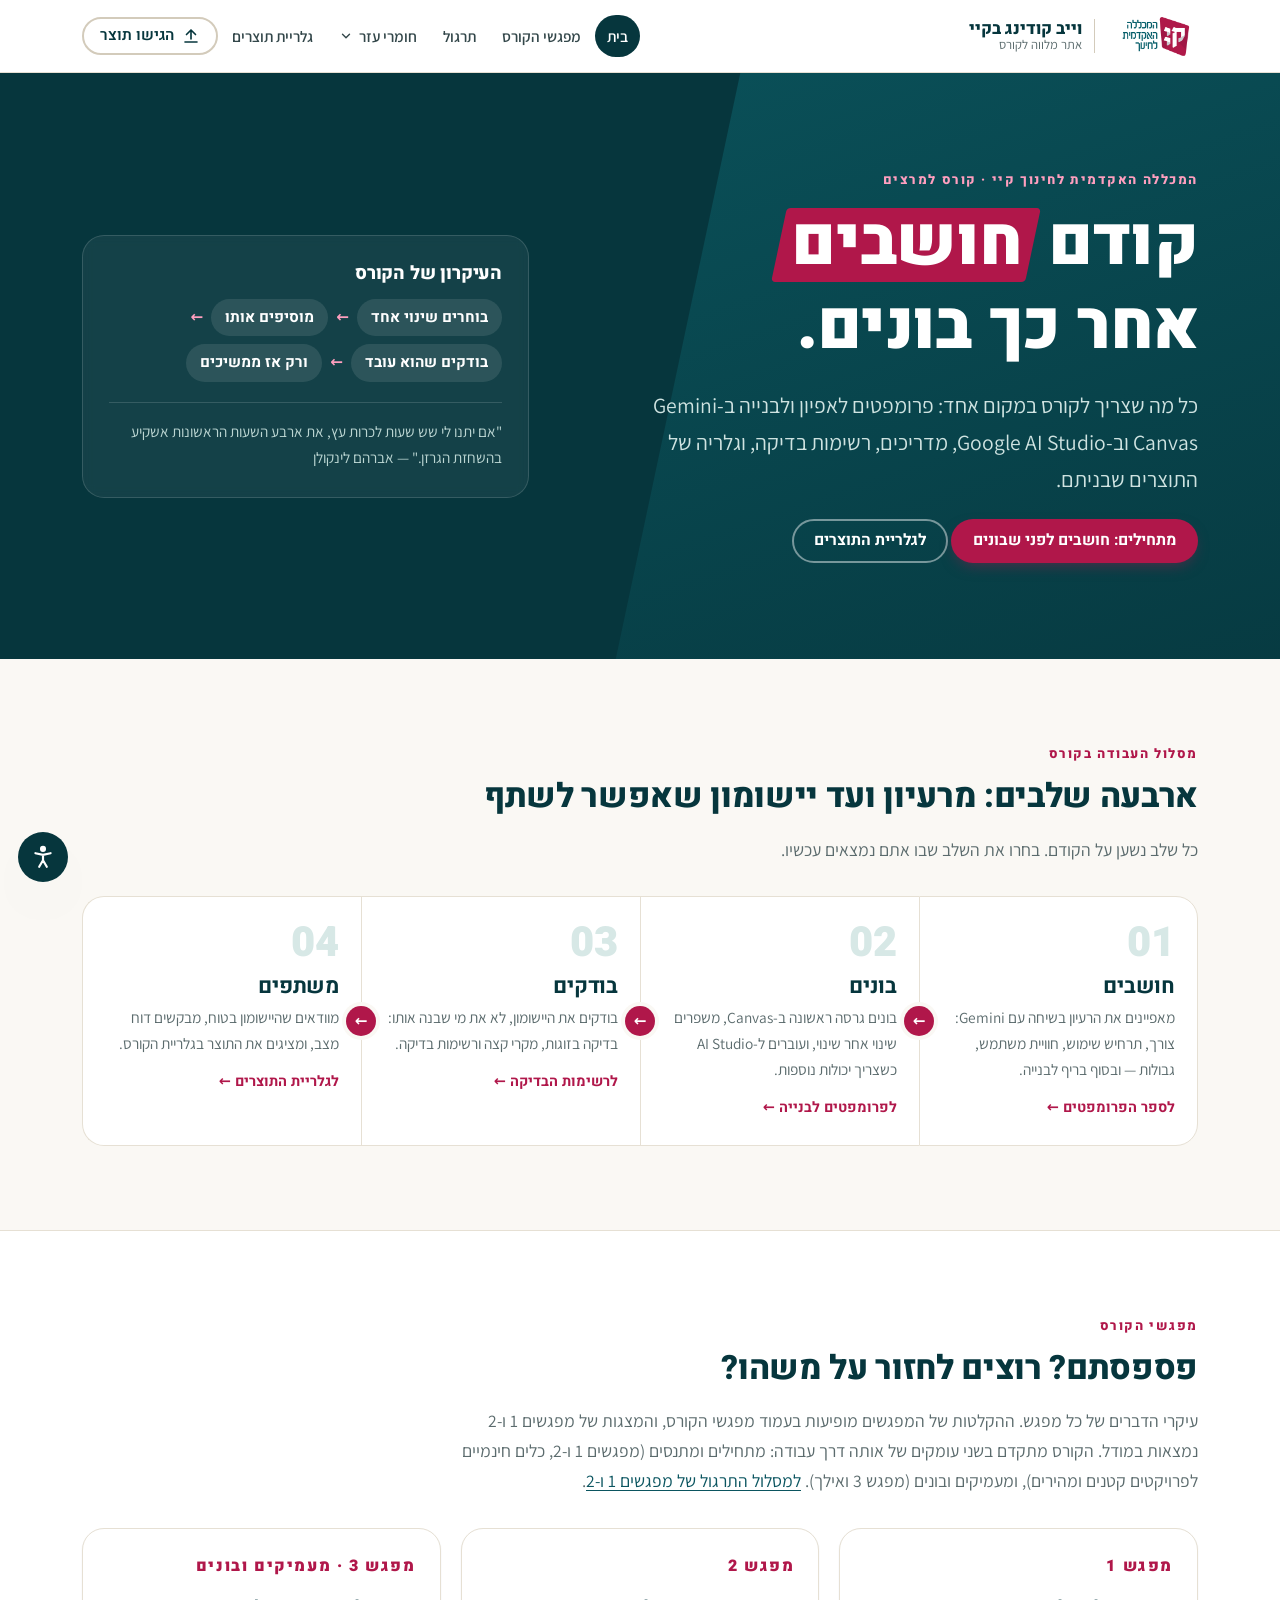
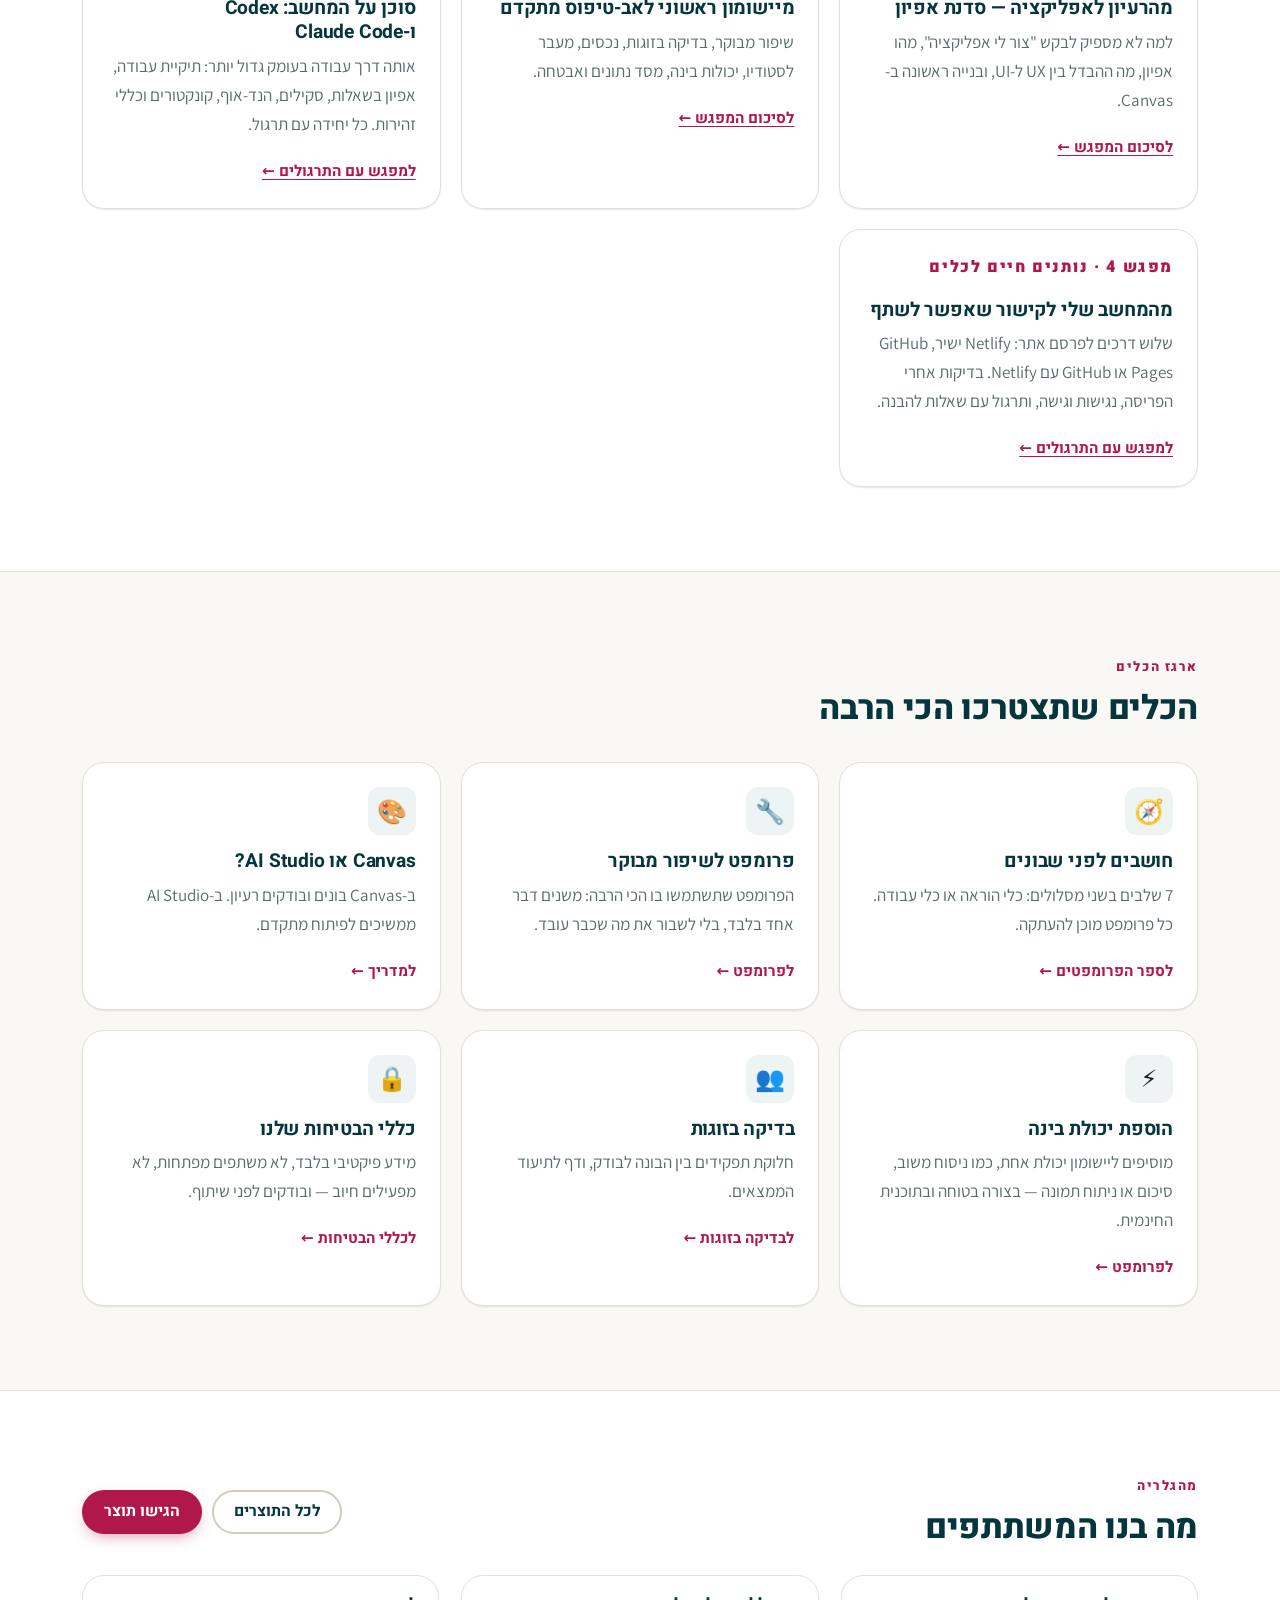
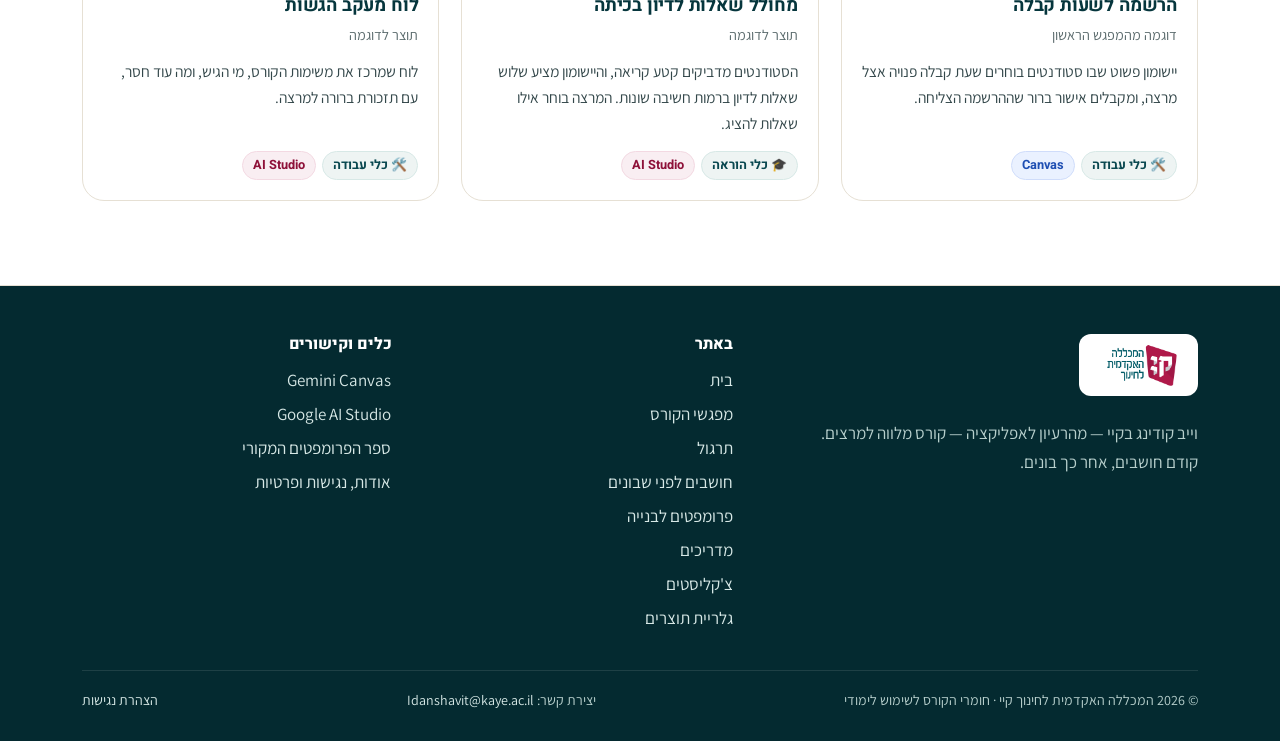
<file: index.html>
<!DOCTYPE html>
<html lang="he" dir="rtl">
<head>
<meta charset="utf-8">
<meta name="viewport" content="width=device-width, initial-scale=1">
<title>וייב קודינג בקיי — אתר מלווה לקורס</title>
<meta name="description" content="אתר מלווה לקורס וייב קודינג במכללה האקדמית לחינוך קיי: ספר פרומפטים לאפיון, פרומפטים לבנייה ב-Gemini Canvas וב-Google AI Studio, מדריכים, צ'קליסטים וגלריית תוצרי המשתתפים.">
<link rel="icon" type="image/png" href="[data-uri]">
<link rel="preconnect" href="https://fonts.googleapis.com">
<link rel="preconnect" href="https://fonts.gstatic.com" crossorigin>
<link href="https://fonts.googleapis.com/css2?family=Assistant:wght@400;600;700&family=Heebo:wght@500;700;800;900&display=swap" rel="stylesheet">
<style>
/* =========================================================
   וייב קודינג בקיי — אתר מלווה לקורס
   מערכת עיצוב בהתאמה לשפה החזותית של המכללה האקדמית לחינוך קיי
   ========================================================= */

:root {
  --teal-950: #042a30;
  --teal-900: #06363d;
  --teal-800: #0a4850;
  --teal-700: #0b5560;
  --teal-600: #0e6b75;
  --teal-100: #d7e8e6;
  --teal-50: #eef4f3;
  --crimson: #b0174a;
  --crimson-700: #8e1139;
  --crimson-100: #f3d9e2;
  --crimson-50: #f9eef2;
  --paper: #faf8f4;
  --surface: #ffffff;
  --line: #e6e0d4;
  --line-strong: #d3cbbb;
  --ink: #1b2729;
  --ink-soft: #33474a;
  --muted: #5b6b6d;
  --success: #1f7a4d;

  --font-head: "Heebo", "Assistant", system-ui, sans-serif;
  --font-body: "Assistant", "Heebo", system-ui, sans-serif;

  --radius-sm: 8px;
  --radius: 14px;
  --radius-lg: 22px;
  --shadow-sm: 0 1px 2px rgba(6, 54, 61, .06), 0 1px 1px rgba(6, 54, 61, .04);
  --shadow: 0 6px 24px -8px rgba(6, 54, 61, .18), 0 2px 6px rgba(6, 54, 61, .06);
  --shadow-lg: 0 24px 60px -20px rgba(6, 54, 61, .35);

  --wrap: 1180px;
  --gutter: clamp(16px, 4vw, 32px);
  --fs-base: 1.0625rem;
}

/* ---------- reset ---------- */
*, *::before, *::after { box-sizing: border-box; }
html { -webkit-text-size-adjust: 100%; scroll-behavior: smooth; scroll-padding-top: 88px; }
body {
  margin: 0;
  font-family: var(--font-body);
  font-size: var(--fs-base);
  line-height: 1.7;
  color: var(--ink);
  background: var(--paper);
  overflow-x: hidden;
}
img, svg, video, iframe { max-width: 100%; display: block; }
h1, h2, h3, h4 { font-family: var(--font-head); line-height: 1.25; margin: 0 0 .5em; color: var(--teal-900); letter-spacing: -.01em; }
h1 { font-size: clamp(2rem, 5vw, 3.4rem); font-weight: 900; }
h2 { font-size: clamp(1.5rem, 3vw, 2.1rem); font-weight: 800; }
h3 { font-size: 1.2rem; font-weight: 700; }
p { margin: 0 0 1em; }
a { color: var(--teal-700); text-underline-offset: 3px; }
a:hover { color: var(--crimson); }
ul, ol { padding-inline-start: 1.3em; margin: 0 0 1em; }
li { margin-bottom: .3em; }
button { font: inherit; cursor: pointer; }
strong { font-weight: 700; }
.ltr { direction: ltr; unicode-bidi: isolate; display: inline-block; }

:focus-visible { outline: 3px solid var(--crimson); outline-offset: 3px; border-radius: 4px; }

.skip-link {
  position: absolute; inset-inline-start: 12px; top: -60px; z-index: 100;
  background: var(--teal-900); color: #fff; padding: 10px 16px; border-radius: var(--radius-sm);
  font-weight: 700; text-decoration: none;
}
.skip-link:focus { top: 12px; color: #fff; }

.visually-hidden { position: absolute !important; width: 1px; height: 1px; overflow: hidden; clip: rect(0 0 0 0); white-space: nowrap; }

.wrap { width: 100%; max-width: var(--wrap); margin-inline: auto; padding-inline: var(--gutter); }

/* ---------- header ---------- */
.site-header {
  position: sticky; top: 0; z-index: 50;
  background: rgba(255, 255, 255, .94);
  backdrop-filter: saturate(1.4) blur(10px);
  border-bottom: 1px solid var(--line);
}
.site-header .wrap { display: flex; align-items: center; gap: 20px; min-height: 72px; }
.brand { display: flex; align-items: center; gap: 12px; text-decoration: none; color: var(--teal-900); flex-shrink: 0; }
.brand img { height: 44px; width: auto; }
.brand-text { display: flex; flex-direction: column; line-height: 1.15; border-inline-start: 1px solid var(--line-strong); padding-inline-start: 12px; }
.brand-text b { font-family: var(--font-head); font-weight: 800; font-size: 1.05rem; }
.brand-text small { color: var(--muted); font-size: .8rem; }

.main-nav { margin-inline-start: auto; }
.main-nav ul { list-style: none; margin: 0; padding: 0; display: flex; gap: 2px; align-items: center; }
.main-nav li { margin: 0; }
.main-nav a {
  display: block; padding: 8px 12px; border-radius: 999px; text-decoration: none;
  color: var(--ink-soft); font-weight: 600; font-size: .96rem; white-space: nowrap;
}
.main-nav a:hover { background: var(--teal-50); color: var(--teal-900); }
.main-nav a[aria-current="page"] { background: var(--teal-900); color: #fff; }
.nav-cta { margin-inline-start: 6px; }
.nav-group { position: relative; }
.nav-group-btn {
  display: inline-flex; align-items: center; gap: 6px; padding: 8px 12px; border: 0; border-radius: 999px; background: none;
  font: inherit; font-weight: 600; font-size: .96rem; color: var(--ink-soft); white-space: nowrap; cursor: pointer;
}
.nav-group-btn:hover, .nav-group.open .nav-group-btn { background: var(--teal-50); color: var(--teal-900); }
.nav-group.has-current .nav-group-btn { background: var(--teal-900); color: #fff; }
.nav-group-btn svg { width: 14px; height: 14px; transition: transform .15s; }
.nav-group.open .nav-group-btn svg { transform: rotate(180deg); }
.main-nav .nav-sub {
  display: none; align-items: stretch; position: absolute; inset-inline-start: 0; top: calc(100% + 6px); z-index: 60; min-width: 220px;
  list-style: none; margin: 0; padding: 8px; flex-direction: column; gap: 2px; background: #fff;
  border: 1px solid var(--line); border-radius: 14px; box-shadow: var(--shadow);
}
.main-nav .nav-group.open .nav-sub { display: flex; }
.nav-sub a { border-radius: 10px; }
.main-nav a.btn { display: inline-flex; color: var(--teal-900); padding: 7px 16px; }
.main-nav a.btn:hover { background: var(--teal-50); color: var(--teal-900); }

.nav-toggle {
  display: none; margin-inline-start: auto; background: var(--teal-50); border: 1px solid var(--line);
  border-radius: 10px; width: 44px; height: 44px; align-items: center; justify-content: center; color: var(--teal-900);
}
.nav-toggle svg { width: 22px; height: 22px; }

@media (max-width: 1200px) {
  .nav-toggle { display: inline-flex; }
  .main-nav {
    position: fixed; inset: 72px 0 auto 0; background: #fff; border-bottom: 1px solid var(--line);
    box-shadow: var(--shadow); display: none; max-height: calc(100vh - 72px); overflow: auto;
  }
  .main-nav.open { display: block; }
  .main-nav ul { flex-direction: column; align-items: stretch; padding: 12px var(--gutter) 20px; gap: 4px; }
  .main-nav a { padding: 12px 14px; border-radius: 10px; font-size: 1.05rem; }
  .nav-cta { margin: 8px 0 0; }
  .nav-group-btn { display: flex; width: 100%; justify-content: space-between; padding: 12px 14px; border-radius: 10px; font-size: 1.05rem; }
  .main-nav .nav-sub { position: static; display: none; min-width: 0; border: 0; box-shadow: none; padding: 2px 0 6px; padding-inline-start: 14px; }
  .main-nav .nav-group.open .nav-sub { display: flex; }
  .nav-cta .btn { width: 100%; justify-content: center; }
}
@media (max-width: 420px) { .brand-text small { display: none; } .brand img { height: 38px; } }

/* ---------- buttons ---------- */
.btn {
  display: inline-flex; align-items: center; gap: 8px; border: 2px solid transparent;
  padding: 10px 20px; border-radius: 999px; font-weight: 700; text-decoration: none;
  font-family: var(--font-head); font-size: .98rem; line-height: 1.3; transition: transform .15s, background .15s, box-shadow .15s;
}
.btn:hover { transform: translateY(-1px); }
.btn-primary { background: var(--crimson); color: #fff; box-shadow: 0 6px 16px -6px rgba(176, 23, 74, .55); }
.btn-primary:hover { background: var(--crimson-700); color: #fff; }
.btn-teal { background: var(--teal-900); color: #fff; }
.btn-teal:hover { background: var(--teal-700); color: #fff; }
.btn-ghost { background: transparent; color: var(--teal-900); border-color: var(--line-strong); }
.btn-ghost:hover { background: var(--teal-50); color: var(--teal-900); }
.btn-light { background: #fff; color: var(--teal-900); }
.btn-light:hover { color: var(--crimson); }
.btn-outline-light { color: #fff; border-color: rgba(255,255,255,.45); background: transparent; }
.btn-outline-light:hover { background: rgba(255,255,255,.1); color: #fff; }
.btn-sm { padding: 6px 14px; font-size: .88rem; }
.btn svg { width: 18px; height: 18px; flex-shrink: 0; }

/* ---------- signature: skewed tag (from the Kaye logo) ---------- */
.tag {
  display: inline-block; position: relative; padding: 4px 14px; font-family: var(--font-head);
  font-weight: 800; font-size: .82rem; letter-spacing: .06em; color: #fff; z-index: 0;
}
.tag::before {
  content: ""; position: absolute; inset: 0; background: var(--crimson); transform: skewX(-12deg); z-index: -1; border-radius: 3px;
}
.tag.teal::before { background: var(--teal-700); }
.tag.soft { color: var(--crimson-700); }
.tag.soft::before { background: var(--crimson-50); }

.eyebrow { font-family: var(--font-head); font-weight: 800; color: var(--crimson); letter-spacing: .12em; font-size: .82rem; margin-bottom: 10px; display: block; }

/* ---------- page hero ---------- */
.page-hero {
  background: var(--teal-900);
  background-image:
    radial-gradient(circle at 12% 120%, rgba(176, 23, 74, .45), transparent 45%),
    radial-gradient(circle at 95% -20%, rgba(14, 107, 117, .9), transparent 50%);
  color: #fff; padding: clamp(40px, 7vw, 72px) 0 clamp(36px, 6vw, 60px); position: relative; overflow: hidden;
}
.page-hero::after {
  content: ""; position: absolute; inset-inline-start: -60px; bottom: -40px; width: 220px; height: 160px;
  background: rgba(255,255,255,.05); transform: skewX(-12deg);
}
.page-hero h1 { color: #fff; margin-bottom: .3em; }
.page-hero p.lead { font-size: clamp(1.05rem, 2vw, 1.25rem); color: #d7e8e6; max-width: 720px; margin: 0; }
.page-hero .eyebrow { color: #ff9fbf; }
.page-hero .hero-actions { margin-top: 24px; display: flex; flex-wrap: wrap; gap: 12px; }
.breadcrumbs { font-size: .9rem; color: #a9c9c6; margin-bottom: 14px; }
.breadcrumbs a { color: #d7e8e6; }

/* ---------- sections ---------- */
.section { padding: clamp(44px, 7vw, 84px) 0; }
.section.tight { padding: clamp(28px, 4vw, 48px) 0; }
.section.alt { background: #fff; border-block: 1px solid var(--line); }
.section-head { max-width: 760px; margin-bottom: 32px; }
.section-head p { color: var(--muted); font-size: 1.1rem; margin: 0; }
.bar-title { border-inline-start: 6px solid var(--teal-900); padding-inline-start: 14px; }

.grid { display: grid; gap: 20px; }
.grid-2 { grid-template-columns: repeat(auto-fit, minmax(min(100%, 420px), 1fr)); }
.grid-3 { grid-template-columns: repeat(auto-fit, minmax(min(100%, 300px), 1fr)); }
.grid-4 { grid-template-columns: repeat(auto-fit, minmax(min(100%, 240px), 1fr)); }

.card {
  background: var(--surface); border: 1px solid var(--line); border-radius: var(--radius-lg);
  padding: 24px; box-shadow: var(--shadow-sm);
}
.card h3 { margin-bottom: .4em; }
.card p:last-child, .card ul:last-child { margin-bottom: 0; }
.card.teal { background: var(--teal-50); border-color: var(--teal-100); }
.card.pink { background: var(--crimson-50); border-color: var(--crimson-100); }
.card.dark { background: var(--teal-900); color: #e3eeed; border-color: var(--teal-900); }
.card.dark h3, .card.dark h2 { color: #fff; }
a.card { text-decoration: none; color: inherit; display: block; transition: transform .18s, box-shadow .18s, border-color .18s; }
a.card:hover { transform: translateY(-3px); box-shadow: var(--shadow); border-color: var(--teal-100); color: inherit; }
.card .icon {
  width: 48px; height: 48px; border-radius: 12px; display: grid; place-items: center; font-size: 1.5rem;
  background: var(--teal-50); margin-bottom: 14px;
}
.card .more { font-weight: 700; color: var(--crimson); font-family: var(--font-head); font-size: .95rem; }

.muted { color: var(--muted); }
.small { font-size: .92rem; }

/* callouts */
.callout {
  border-radius: var(--radius); padding: 18px 22px; border: 1px solid var(--teal-100); background: var(--teal-50);
  border-inline-start: 5px solid var(--teal-700);
}
.callout.pink { background: var(--crimson-50); border-color: var(--crimson-100); border-inline-start-color: var(--crimson); }
.callout.dark { background: var(--teal-900); color: #e3eeed; border-color: var(--teal-900); border-inline-start-color: var(--crimson); }
.callout.dark strong { color: #fff; }
.callout p:last-child { margin-bottom: 0; }

/* check-list style ul */
ul.ticks { list-style: none; padding: 0; }
ul.ticks li { position: relative; padding-inline-start: 28px; }
ul.ticks li::before {
  content: ""; position: absolute; inset-inline-start: 0; top: .55em; width: 16px; height: 9px;
  border-left: 3px solid var(--teal-600); border-bottom: 3px solid var(--teal-600); transform: rotate(-45deg);
}
ul.dots { list-style: none; padding: 0; }
ul.dots li { position: relative; padding-inline-start: 20px; }
ul.dots li::before { content: ""; position: absolute; inset-inline-start: 2px; top: .7em; width: 8px; height: 8px; background: var(--crimson); transform: skewX(-12deg); }

/* numbered steps */
ol.steps { list-style: none; padding: 0; counter-reset: s; }
ol.steps > li { counter-increment: s; position: relative; padding-inline-start: 54px; margin-bottom: 18px; min-height: 40px; }
ol.steps > li::before {
  content: counter(s); position: absolute; inset-inline-start: 0; top: -2px; width: 38px; height: 38px; border-radius: 50%;
  background: var(--teal-900); color: #fff; display: grid; place-items: center; font-family: var(--font-head); font-weight: 800;
}

/* ---------- path (course journey) ---------- */
.path { display: grid; grid-template-columns: repeat(4, 1fr); gap: 0; position: relative; }
.path-step {
  position: relative; padding: 26px 22px 24px; background: #fff; border: 1px solid var(--line); text-decoration: none; color: inherit;
  transition: background .2s;
}
.path-step:first-child { border-radius: 0 var(--radius-lg) var(--radius-lg) 0; }
.path-step:last-child { border-radius: var(--radius-lg) 0 0 var(--radius-lg); }
.path-step + .path-step { border-inline-start: 0; }
.path-step:hover { background: var(--teal-50); color: inherit; }
.path-step .num {
  font-family: var(--font-head); font-weight: 900; font-size: 2.6rem; line-height: 1; color: var(--teal-100);
  display: block; margin-bottom: 8px;
}
.path-step:hover .num { color: var(--crimson); }
.path-step h3 { font-size: 1.35rem; margin-bottom: 4px; }
.path-step p { color: var(--muted); font-size: .96rem; margin: 0 0 10px; }
.path-step .links { font-size: .9rem; font-weight: 700; color: var(--crimson); font-family: var(--font-head); }
.path-step:not(:last-child)::after {
  content: "←"; position: absolute; top: 50%; inset-inline-end: -16px; width: 30px; height: 30px; border-radius: 50%;
  background: var(--crimson); color: #fff; display: grid; place-items: center; font-weight: 900; font-size: .95rem;
  transform: translateY(-50%); z-index: 2; box-shadow: 0 0 0 4px var(--paper);
}
@media (max-width: 860px) {
  .path { grid-template-columns: 1fr 1fr; gap: 12px; }
  .path-step, .path-step:first-child, .path-step:last-child { border-radius: var(--radius); border: 1px solid var(--line) !important; }
  .path-step:not(:last-child)::after { display: none; }
}
@media (max-width: 480px) { .path { grid-template-columns: 1fr; } }

/* ---------- home hero ---------- */
.home-hero { background: var(--teal-900); color: #fff; position: relative; overflow: hidden; }
.home-hero .wrap { display: grid; grid-template-columns: 1.25fr .9fr; gap: 48px; align-items: center; padding-block: clamp(48px, 8vw, 96px); position: relative; z-index: 1; }
.home-hero h1 { color: #fff; font-size: clamp(2.3rem, 6vw, 4.2rem); margin-bottom: 18px; }
.home-hero h1 .hl { position: relative; display: inline-block; z-index: 0; padding-inline: 10px; }
.home-hero h1 .hl::before { content: ""; position: absolute; inset: 8% -2px 4%; background: var(--crimson); transform: skewX(-12deg); z-index: -1; border-radius: 4px; }
.home-hero .lead { font-size: clamp(1.1rem, 2.2vw, 1.35rem); color: #cfe3e1; max-width: 560px; }
.home-hero .bg-shape { position: absolute; inset-inline-start: -8%; top: -30%; width: 55%; height: 160%; background: linear-gradient(160deg, rgba(14,107,117,.55), rgba(14,107,117,0)); transform: skewX(-12deg); }
.hero-panel {
  background: rgba(255,255,255,.06); border: 1px solid rgba(255,255,255,.14); border-radius: var(--radius-lg); padding: 26px;
  backdrop-filter: blur(6px);
}
.hero-panel h2 { color: #fff; font-size: 1.15rem; margin-bottom: 14px; }
.principle { display: flex; flex-wrap: wrap; align-items: center; gap: 8px; margin: 0; padding: 0; list-style: none; }
.principle li { margin: 0; background: rgba(255,255,255,.1); border-radius: 999px; padding: 6px 14px; font-weight: 700; font-family: var(--font-head); font-size: .95rem; }
.principle li.arrow { background: none; padding: 0; color: #ff9fbf; }
.hero-panel .quote { margin: 20px 0 0; font-size: .95rem; color: #bcd6d3; border-top: 1px solid rgba(255,255,255,.14); padding-top: 16px; }
@media (max-width: 900px) { .home-hero .wrap { grid-template-columns: 1fr; gap: 28px; } }
@media (max-width: 560px) { .principle { flex-direction: column; align-items: flex-start; } .principle li.arrow { display: none; } }

/* ---------- prompt box ---------- */
.prompt {
  background: var(--surface); border: 1px solid var(--line); border-radius: var(--radius); overflow: hidden; box-shadow: var(--shadow-sm);
}
.prompt-head { display: flex; align-items: center; gap: 12px; padding: 12px 16px; background: var(--teal-50); border-bottom: 1px solid var(--line); flex-wrap: wrap; }
.prompt-head h3, .prompt-head h4 { margin: 0; font-size: 1.05rem; flex: 1; min-width: 180px; }
.prompt-body {
  padding: 18px 20px; white-space: pre-wrap; font-size: 1rem; line-height: 1.75; color: var(--ink-soft);
  border-inline-start: 4px solid var(--teal-700); margin: 14px; background: #fbfaf7; border-radius: var(--radius-sm);
  max-height: 420px; overflow: auto;
}
.ph { background: var(--crimson-50); color: var(--crimson-700); border-radius: 4px; padding: 0 4px; font-weight: 700; }
.prompt.pink .prompt-body { border-inline-start-color: var(--crimson); }
.prompt-meta { padding: 0 20px 16px; color: var(--muted); font-size: .92rem; }
.prompt-meta p { margin: 0 0 .3em; }

.copy-btn {
  display: inline-flex; align-items: center; gap: 6px; border: 0; background: var(--teal-900); color: #fff; border-radius: 999px;
  padding: 7px 16px; font-weight: 700; font-family: var(--font-head); font-size: .9rem; transition: background .15s;
}
.copy-btn:hover { background: var(--crimson); }
.copy-btn svg { width: 16px; height: 16px; }
.copy-btn.done { background: var(--success); }

.chip {
  display: inline-flex; align-items: center; gap: 4px; padding: 3px 10px; border-radius: 999px; font-size: .8rem; font-weight: 700;
  background: #fff; border: 1px solid var(--line); color: var(--ink-soft); font-family: var(--font-head); white-space: nowrap;
}
.chip.canvas { background: #eaf1ff; border-color: #cfdcfa; color: #1f4fb3; }
.chip.studio { background: var(--crimson-50); border-color: var(--crimson-100); color: var(--crimson-700); }
.chip.any { background: var(--teal-50); border-color: var(--teal-100); color: var(--teal-800); }
.chip.ext { background: #f4efe4; border-color: #e6dcc6; color: #6b5a2e; }

/* ---------- toolbar / filters ---------- */
.toolbar { display: flex; flex-wrap: wrap; gap: 12px; align-items: center; margin-bottom: 26px; }
.search {
  flex: 1 1 260px; display: flex; align-items: center; gap: 8px; background: #fff; border: 1px solid var(--line-strong);
  border-radius: 999px; padding: 4px 16px;
}
.search input { border: 0; outline: 0; flex: 1; font: inherit; padding: 8px 0; background: transparent; min-width: 0; }
.search:focus-within { border-color: var(--teal-700); box-shadow: 0 0 0 3px var(--teal-100); }
.search svg { width: 18px; height: 18px; color: var(--muted); }
.seg { display: inline-flex; background: #fff; border: 1px solid var(--line-strong); border-radius: 999px; padding: 3px; flex-wrap: wrap; }
.seg button { border: 0; background: transparent; padding: 7px 14px; border-radius: 999px; font-weight: 700; color: var(--ink-soft); font-family: var(--font-head); font-size: .9rem; }
.seg button[aria-pressed="true"] { background: var(--teal-900); color: #fff; }
.seg button:hover:not([aria-pressed="true"]) { background: var(--teal-50); }

/* ---------- category nav (prompts / guides) ---------- */
.layout-side { display: grid; grid-template-columns: 250px 1fr; gap: 40px; align-items: start; }
.side-nav { position: sticky; top: 96px; background: #fff; border: 1px solid var(--line); border-radius: var(--radius); padding: 14px; }
.side-nav h2 { font-size: .85rem; letter-spacing: .1em; color: var(--muted); margin: 4px 8px 8px; }
.side-nav ul { list-style: none; margin: 0; padding: 0; }
.side-nav li { margin: 0; }
.side-nav a { display: block; padding: 8px 10px; border-radius: 8px; text-decoration: none; color: var(--ink-soft); font-weight: 600; font-size: .95rem; }
.side-nav a:hover, .side-nav a.active { background: var(--teal-50); color: var(--teal-900); }
@media (max-width: 900px) {
  .layout-side { grid-template-columns: 1fr; gap: 20px; }
  .side-nav { position: static; }
  .side-nav ul { display: flex; flex-wrap: wrap; gap: 6px; }
  .side-nav a { background: var(--teal-50); border-radius: 999px; padding: 6px 12px; font-size: .88rem; }
}
.cat-block { margin-bottom: 48px; }
.cat-block > h2 { display: flex; align-items: center; gap: 10px; }
.cat-block > p { color: var(--muted); }
.stack { display: grid; gap: 18px; }

/* ---------- prompt book wizard ---------- */
.track-pick { display: grid; grid-template-columns: 1fr 1fr; gap: 16px; }
.track-btn {
  text-align: start; background: #fff; border: 2px solid var(--line); border-radius: var(--radius-lg); padding: 20px 22px;
  display: flex; gap: 14px; align-items: flex-start; transition: border-color .15s, box-shadow .15s; color: inherit;
}
.track-btn .ti { font-size: 2rem; line-height: 1; }
.track-btn b { font-family: var(--font-head); font-size: 1.2rem; color: var(--teal-900); display: block; }
.track-btn span.q { color: var(--muted); font-size: .95rem; }
.track-btn[aria-pressed="true"] { border-color: var(--teal-900); box-shadow: 0 0 0 4px var(--teal-100); }
.track-btn:hover { border-color: var(--teal-600); }
@media (max-width: 640px) { .track-pick { grid-template-columns: 1fr; } }

.stepper { list-style: none; margin: 28px 0 24px; padding: 0; display: grid; grid-template-columns: repeat(7, 1fr); gap: 6px; }
.stepper li { margin: 0; }
.stepper button {
  width: 100%; border: 1px solid var(--line); background: #fff; border-radius: 12px; padding: 10px 6px 8px;
  display: flex; flex-direction: column; align-items: center; gap: 2px; color: var(--ink-soft); position: relative;
}
.stepper .n { font-family: var(--font-head); font-weight: 900; font-size: 1.2rem; color: var(--teal-700); }
.stepper .l { font-size: .8rem; font-weight: 700; line-height: 1.2; text-align: center; }
.stepper button[aria-current="step"] { background: var(--teal-900); border-color: var(--teal-900); color: #fff; }
.stepper button[aria-current="step"] .n { color: #ff9fbf; }
.stepper button.done::after {
  content: "✓"; position: absolute; top: -7px; inset-inline-end: -5px; width: 20px; height: 20px; border-radius: 50%;
  background: var(--success); color: #fff; font-size: .72rem; display: grid; place-items: center; font-weight: 900;
}
@media (max-width: 720px) {
  .stepper { grid-template-columns: repeat(7, minmax(44px, 1fr)); gap: 4px; }
  .stepper .l { display: none; }
}
.step-panel { display: grid; grid-template-columns: 1fr 300px; gap: 24px; align-items: start; }
@media (max-width: 960px) { .step-panel { grid-template-columns: 1fr; } }
.step-aside { display: grid; gap: 14px; }
.step-title { display: flex; align-items: baseline; gap: 12px; flex-wrap: wrap; margin-bottom: 14px; }
.step-title h2 { margin: 0; }
.step-nav { display: flex; justify-content: space-between; gap: 12px; margin-top: 20px; flex-wrap: wrap; }
.progress { height: 8px; background: var(--teal-100); border-radius: 999px; overflow: hidden; }
.progress > span { display: block; height: 100%; background: var(--crimson); border-radius: 999px; transition: width .3s; }
.check-row { display: flex; align-items: center; gap: 10px; font-weight: 700; cursor: pointer; }
.check-row input { width: 20px; height: 20px; accent-color: var(--teal-900); }

/* floating helper (slow-down prompt) */
.fab {
  position: fixed; inset-inline-start: 18px; bottom: 18px; z-index: 40; background: var(--crimson); color: #fff; border: 0;
  border-radius: 999px; padding: 12px 18px; font-weight: 800; font-family: var(--font-head); box-shadow: var(--shadow-lg);
  display: inline-flex; gap: 8px; align-items: center;
}
.fab:hover { background: var(--crimson-700); }

/* ---------- dialog ---------- */
dialog {
  border: 0; border-radius: var(--radius-lg); padding: 0; width: min(760px, calc(100vw - 24px)); max-height: calc(100vh - 40px);
  box-shadow: var(--shadow-lg); color: var(--ink);
}
dialog::backdrop { background: rgba(4, 42, 48, .6); backdrop-filter: blur(2px); }
.dialog-head { display: flex; align-items: center; justify-content: space-between; gap: 12px; padding: 18px 22px; border-bottom: 1px solid var(--line); background: var(--teal-50); position: sticky; top: 0; z-index: 1; }
.dialog-head h2 { margin: 0; font-size: 1.3rem; }
.dialog-body { padding: 22px; }
.icon-btn { border: 1px solid var(--line); background: #fff; width: 40px; height: 40px; border-radius: 50%; display: grid; place-items: center; color: var(--teal-900); flex-shrink: 0; }
.icon-btn:hover { background: var(--crimson-50); color: var(--crimson); }
.icon-btn svg { width: 18px; height: 18px; }

/* ---------- video ---------- */
.video {
  position: relative; aspect-ratio: 16 / 9; border-radius: var(--radius); overflow: hidden; background: var(--teal-950); box-shadow: var(--shadow);
}
.video button { position: absolute; inset: 0; border: 0; padding: 0; background: transparent; width: 100%; height: 100%; }
.video img { width: 100%; height: 100%; object-fit: cover; opacity: .85; transition: opacity .2s, transform .4s; }
.video button:hover img { opacity: 1; transform: scale(1.02); }
.video .play {
  position: absolute; top: 50%; left: 50%; transform: translate(-50%, -50%); width: 74px; height: 74px; border-radius: 50%;
  background: var(--crimson); display: grid; place-items: center; box-shadow: 0 8px 30px rgba(0,0,0,.4);
}
.video .play svg { width: 30px; height: 30px; fill: #fff; margin-left: 4px; }
.video iframe { position: absolute; inset: 0; width: 100%; height: 100%; border: 0; }

/* ---------- session cards ---------- */
.session { display: grid; grid-template-columns: 1.1fr 1fr; gap: 36px; align-items: start; }
@media (max-width: 900px) { .session { grid-template-columns: 1fr; } }
.session + .session { margin-top: 64px; padding-top: 64px; border-top: 1px dashed var(--line-strong); }
.session-num { font-family: var(--font-head); font-weight: 900; color: var(--crimson); font-size: 1rem; letter-spacing: .1em; }
.resource-list { list-style: none; padding: 0; margin: 18px 0 0; display: grid; gap: 10px; }
.resource-list li { margin: 0; }
.resource-list a {
  display: flex; align-items: center; gap: 12px; padding: 12px 14px; border: 1px solid var(--line); border-radius: 12px; background: #fff;
  text-decoration: none; color: var(--ink); font-weight: 600;
}
.resource-list a:hover { border-color: var(--teal-600); background: var(--teal-50); color: var(--teal-900); }
.resource-list .ri { width: 36px; height: 36px; border-radius: 9px; display: grid; place-items: center; background: var(--crimson-50); font-size: 1.1rem; flex-shrink: 0; }
.resource-list small { display: block; color: var(--muted); font-weight: 400; }

.agenda { list-style: none; padding: 0; margin: 0; display: grid; grid-template-columns: repeat(auto-fit, minmax(min(100%, 200px), 1fr)); gap: 10px; }
.agenda li { margin: 0; background: #fff; border: 1px solid var(--line); border-radius: 12px; padding: 12px 14px; }
.agenda b { display: block; font-family: var(--font-head); color: var(--teal-900); }
.agenda .n { font-family: var(--font-head); font-weight: 900; color: var(--crimson); font-size: .85rem; }
.agenda span.d { color: var(--muted); font-size: .92rem; }

/* ---------- comparison ---------- */
.compare { display: grid; grid-template-columns: 1fr 1fr; gap: 0; border-radius: var(--radius-lg); overflow: hidden; border: 1px solid var(--line); }
.compare > div { padding: 26px; background: #fff; }
.compare > div + div { border-inline-start: 1px solid var(--line); }
.compare h3 { display: flex; align-items: center; gap: 8px; }
.compare .canvas-col { background: #f5f8ff; }
.compare .studio-col { background: var(--crimson-50); }
.compare .foot { grid-column: 1 / -1; background: var(--teal-900); color: #e3eeed; text-align: center; padding: 16px; }
.compare .foot strong { color: #fff; }
@media (max-width: 700px) { .compare { grid-template-columns: 1fr; } .compare > div + div { border-inline-start: 0; border-top: 1px solid var(--line); } }

.roles { display: grid; grid-template-columns: repeat(3, 1fr); gap: 12px; }
.roles > div { text-align: center; background: #fff; border: 1px solid var(--line); border-radius: var(--radius); padding: 18px 12px; }
.roles .e { font-size: 1.8rem; }
.roles span.small { display: block; }
.roles b { display: block; font-family: var(--font-head); color: var(--teal-900); font-size: 1.1rem; }
@media (max-width: 560px) { .roles { grid-template-columns: 1fr; } }

.flow { display: flex; flex-wrap: wrap; gap: 8px; align-items: center; list-style: none; padding: 0; margin: 0; }
.flow li { margin: 0; background: #fff; border: 1px solid var(--line); border-radius: 999px; padding: 6px 14px; font-weight: 700; font-family: var(--font-head); color: var(--teal-900); font-size: .95rem; }
.flow li.arrow { border: 0; background: none; padding: 0; color: var(--crimson); }
.card.dark .flow li { background: rgba(255,255,255,.08); border-color: rgba(255,255,255,.18); color: #fff; }

/* ---------- checklists ---------- */
.checklist { list-style: none; padding: 0; margin: 0; }
.checklist li { margin: 0; border-bottom: 1px solid var(--line); }
.checklist li:last-child { border-bottom: 0; }
.checklist label { display: flex; gap: 12px; align-items: flex-start; padding: 11px 4px; cursor: pointer; }
.checklist input { width: 22px; height: 22px; margin-top: 3px; accent-color: var(--teal-900); flex-shrink: 0; }
.checklist input:checked + span { color: var(--muted); text-decoration: line-through; text-decoration-color: var(--crimson); }
.cl-head { display: flex; align-items: center; gap: 12px; justify-content: space-between; flex-wrap: wrap; margin-bottom: 8px; }
.cl-head h3 { margin: 0; }
.cl-count { font-family: var(--font-head); font-weight: 800; color: var(--teal-700); font-size: .9rem; }
.cl-card .progress { margin: 6px 0 12px; }
.link-btn { border: 0; background: none; color: var(--muted); text-decoration: underline; font-size: .88rem; padding: 4px; }
.link-btn:hover { color: var(--crimson); }

.timer { display: flex; flex-wrap: wrap; align-items: center; gap: 16px; }
.timer-display { font-family: var(--font-head); font-weight: 900; font-size: 3rem; color: var(--teal-900); font-variant-numeric: tabular-nums; min-width: 150px; direction: ltr; }
.timer-display.low { color: var(--crimson); }
.timer-phases { display: flex; gap: 6px; flex-wrap: wrap; }
.timer-phases span { padding: 4px 12px; border-radius: 999px; background: var(--teal-50); font-weight: 700; font-size: .88rem; color: var(--teal-800); font-family: var(--font-head); }
.timer-phases span.on { background: var(--crimson); color: #fff; }
textarea, input[type="text"], input[type="url"] {
  width: 100%; font: inherit; border: 1px solid var(--line-strong); border-radius: 10px; padding: 10px 12px; background: #fff; color: var(--ink);
}
textarea:focus, input[type="text"]:focus { outline: 0; border-color: var(--teal-700); box-shadow: 0 0 0 3px var(--teal-100); }
.field { margin-bottom: 14px; }
.field label { display: block; font-weight: 700; margin-bottom: 4px; color: var(--teal-900); font-family: var(--font-head); }

/* ---------- gallery ---------- */
.gallery { display: grid; grid-template-columns: repeat(auto-fill, minmax(min(100%, 300px), 1fr)); gap: 22px; }
.project {
  background: #fff; border: 1px solid var(--line); border-radius: var(--radius-lg); overflow: hidden; display: flex; flex-direction: column;
  transition: transform .18s, box-shadow .18s; text-align: start; padding: 0; color: inherit; width: 100%;
}
.project:hover { transform: translateY(-4px); box-shadow: var(--shadow); }
.project .thumb { aspect-ratio: 16 / 10; background: var(--teal-900); position: relative; overflow: hidden; }
.project .thumb img { width: 100%; height: 100%; object-fit: cover; }
.project .thumb .ph-art {
  position: absolute; inset: 0; display: grid; place-items: center; color: #fff; font-family: var(--font-head); font-weight: 900;
  font-size: 2.6rem; letter-spacing: .02em;
}
.project .thumb .ph-art::before { content: ""; position: absolute; inset-inline-end: -10%; top: -20%; width: 55%; height: 140%; background: rgba(255,255,255,.08); transform: skewX(-12deg); }
.project .thumb .badges { position: absolute; top: 12px; inset-inline-start: 12px; display: flex; gap: 6px; }
.project .body { padding: 18px 20px 20px; display: flex; flex-direction: column; gap: 6px; flex: 1; }
.project h3 { margin: 0; font-size: 1.15rem; }
.project .by { color: var(--muted); font-size: .9rem; }
.project .desc { color: var(--ink-soft); font-size: .97rem; margin: 4px 0 8px; display: -webkit-box; -webkit-line-clamp: 3; -webkit-box-orient: vertical; overflow: hidden; }
.project .foot { margin-top: auto; display: flex; gap: 6px; flex-wrap: wrap; }
.sample-badge { background: #fff4d6; color: #7a5a00; border: 1px solid #f0dc9c; }
.empty { text-align: center; padding: 48px 20px; color: var(--muted); border: 2px dashed var(--line-strong); border-radius: var(--radius-lg); }
.detail-grid { display: grid; gap: 16px; }
.detail-grid dt { font-family: var(--font-head); font-weight: 800; color: var(--teal-900); font-size: .95rem; }
.detail-grid dd { margin: 2px 0 0; color: var(--ink-soft); white-space: pre-wrap; }
.detail-shot { border-radius: var(--radius); overflow: hidden; border: 1px solid var(--line); margin-bottom: 18px; }

.submit-band { display: grid; grid-template-columns: 1.3fr 1fr; gap: 32px; align-items: center; }
@media (max-width: 860px) { .submit-band { grid-template-columns: 1fr; } }

/* ---------- toast ---------- */
.toast {
  position: fixed; bottom: 24px; left: 50%; transform: translate(-50%, 30px); background: var(--teal-900); color: #fff; padding: 12px 22px;
  border-radius: 999px; font-weight: 700; box-shadow: var(--shadow-lg); opacity: 0; pointer-events: none; transition: .25s; z-index: 200;
}
.toast.show { opacity: 1; transform: translate(-50%, 0); }

/* ---------- a11y panel ---------- */
.a11y-btn {
  position: fixed; inset-inline-end: 18px; bottom: 18px; z-index: 45; width: 50px; height: 50px; border-radius: 50%; border: 0;
  background: var(--teal-900); color: #fff; box-shadow: var(--shadow-lg); display: grid; place-items: center;
}
.a11y-btn svg { width: 26px; height: 26px; }
.a11y-panel {
  position: fixed; inset-inline-end: 18px; bottom: 78px; z-index: 45; background: #fff; border: 1px solid var(--line); border-radius: var(--radius);
  box-shadow: var(--shadow-lg); padding: 14px; width: 250px; display: none;
}
.a11y-panel.open { display: block; }
.a11y-panel h2 { font-size: 1rem; margin: 0 0 10px; }
.a11y-panel button { display: flex; width: 100%; text-align: start; border: 1px solid var(--line); background: var(--paper); border-radius: 8px; padding: 8px 10px; margin-bottom: 6px; font-weight: 600; color: var(--ink); }
.a11y-panel button[aria-pressed="true"] { background: var(--teal-900); color: #fff; border-color: var(--teal-900); }
.a11y-panel a { font-size: .88rem; }

html.a11y-big { font-size: 118%; }
html.a11y-links a { text-decoration: underline !important; outline: 1px dashed currentColor; }
html.a11y-contrast { --muted: #2a3638; --ink-soft: #111; --line: #8a9a9c; --line-strong: #5d6d6f; }
html.a11y-contrast body { background: #fff; }
html.a11y-readable { --font-body: Arial, sans-serif; --font-head: Arial, sans-serif; }
html.a11y-readable body { letter-spacing: .02em; word-spacing: .08em; }

/* ---------- footer ---------- */
.site-footer { background: var(--teal-950); color: #b7cfcc; padding: 48px 0 28px; margin-top: 0; }
.site-footer .cols { display: grid; grid-template-columns: 1.4fr 1fr 1fr; gap: 32px; }
.site-footer h2 { color: #fff; font-size: 1rem; margin-bottom: 12px; }
.site-footer ul { list-style: none; padding: 0; margin: 0; }
.site-footer a { color: #d7e8e6; text-decoration: none; }
.site-footer a:hover { color: #ff9fbf; text-decoration: underline; }
.site-footer .logo-chip { background: #fff; display: inline-block; padding: 8px 12px; border-radius: 12px; margin-bottom: 14px; }
.site-footer .logo-chip img { height: 46px; width: auto; }
.site-footer .bottom { border-top: 1px solid rgba(255,255,255,.1); margin-top: 32px; padding-top: 18px; font-size: .88rem; display: flex; justify-content: space-between; flex-wrap: wrap; gap: 10px; }
@media (max-width: 760px) { .site-footer .cols { grid-template-columns: 1fr; } }

@media (prefers-reduced-motion: reduce) {
  *, *::before, *::after { transition: none !important; animation: none !important; scroll-behavior: auto !important; }
}
@media print {
  .site-header, .site-footer, .a11y-btn, .fab, .copy-btn { display: none !important; }
  .prompt-body { max-height: none; }
}

/* ---------- refinements ---------- */
.home-hero .eyebrow { color: #ff9fbf; }
.step-panel .prompt-body { max-height: none; }

/* ---------- embed mode (Google Sites) ---------- */
html.embed body { background: var(--paper); }

html.embed .page-hero { padding: 36px 0 32px; }

/* =========================================================
   שיפורי חוויית שימוש — טלפון, ניווט והתקדמות
   ========================================================= */

/* שם השלב הנוכחי מתחת לפס השלבים */
.step-label { display: flex; justify-content: space-between; align-items: baseline; gap: 8px; margin: 10px 0 8px; font-family: var(--font-head); font-weight: 800; color: var(--teal-900); }
.step-label .of { color: var(--muted); font-weight: 600; font-size: .9rem; }

/* סטטוס התקדמות על כרטיסי המסלול בדף הבית */
.path-status {
  display: inline-block; margin-bottom: 8px; padding: 3px 10px; border-radius: 999px; font-size: .8rem; font-weight: 800;
  font-family: var(--font-head); background: var(--teal-50); color: var(--teal-800); border: 1px solid var(--teal-100);
}
.path-status.done { background: #e6f4ec; color: var(--success); border-color: #bfe3cd; }
.path-status[hidden] { display: none; }

/* כרטיס גלריה בלי תמונה */
.project .thumb { background: linear-gradient(135deg, var(--teal-900), var(--teal-700)); }
.project .thumb.t-studio { background: linear-gradient(135deg, var(--crimson-700), var(--crimson)); }
.project .thumb.t-canvas { background: linear-gradient(135deg, var(--teal-800), var(--teal-600)); }
.project .thumb .ph-art { display: flex; flex-direction: column; align-items: center; justify-content: center; gap: 6px; font-size: 1rem; }
.project .thumb .ph-icon { font-size: 2.6rem; line-height: 1; }
.project .thumb .ph-tool { font-size: .85rem; font-weight: 800; letter-spacing: .04em; background: rgba(255,255,255,.14); padding: 3px 12px; border-radius: 999px; }

/* חזרה למעלה */
.back-top {
  position: fixed; inset-inline-end: 18px; bottom: 80px; z-index: 44; width: 44px; height: 44px; border-radius: 50%;
  border: 1px solid var(--line); background: #fff; color: var(--teal-900); box-shadow: var(--shadow);
  display: grid; place-items: center; opacity: 0; pointer-events: none; transition: opacity .2s, bottom .2s;
}
.back-top.show { opacity: 1; pointer-events: auto; }
.back-top:hover { color: var(--crimson); }

/* כפתור העתקה צמוד בתחתית המסך (טלפון) */
.copybar {
  position: fixed; left: 12px; right: 12px; bottom: calc(12px + env(safe-area-inset-bottom, 0px)); z-index: 46;
  display: none; align-items: center; gap: 10px; background: var(--teal-900); color: #fff;
  border-radius: 16px; padding: 8px 8px 8px 14px; padding-inline-start: 14px; box-shadow: var(--shadow-lg);
}
.copybar.show { display: flex; }
.copybar span { flex: 1; min-width: 0; overflow: hidden; text-overflow: ellipsis; white-space: nowrap; font-weight: 700; font-size: .92rem; }
.copybar .copy-btn { background: var(--crimson); padding: 9px 16px; }
body.copybar-on .a11y-btn, body.copybar-on .fab { bottom: 80px; }
body.copybar-on .back-top { bottom: 136px; }
body.copybar-on .a11y-panel { bottom: 136px; }
body.copybar-on .toast { bottom: 84px; }

/* תפריט קטגוריות — הדגשת הקטגוריה הנוכחית */
.side-nav a.active { background: var(--teal-900); color: #fff; }

@media (max-width: 900px) {
  /* תפריט הקטגוריות נצמד לראש המסך ונגלל לרוחב */
  .side-nav {
    position: sticky; top: 72px; z-index: 30; margin-inline: calc(-1 * var(--gutter)); border-radius: 0; border-inline: 0; border-top: 0;
    padding: 8px var(--gutter); background: rgba(250, 248, 244, .96); backdrop-filter: blur(8px);
  }
  .side-nav h2, .side-nav > p { display: none; }
  .side-nav ul { flex-wrap: nowrap; overflow-x: auto; scrollbar-width: none; -webkit-overflow-scrolling: touch; padding-bottom: 2px; }
  .side-nav ul::-webkit-scrollbar { display: none; }
  .side-nav li { flex-shrink: 0; }
  html { scroll-padding-top: 136px; }
}

@media (max-width: 720px) {
  /* כפתורים צפים קטנים, ומרווח בתחתית כדי שלא יסתירו תוכן */
  main { padding-bottom: 76px; }
  .a11y-btn { width: 46px; height: 46px; bottom: 14px; inset-inline-end: 14px; }
  .a11y-btn svg { width: 22px; height: 22px; }
  .a11y-panel { bottom: 70px; inset-inline-end: 14px; }
  .back-top { bottom: 70px; inset-inline-end: 14px; }
  .fab { width: 46px; height: 46px; padding: 0; justify-content: center; bottom: 14px; inset-inline-start: 14px; font-size: 1.3rem; }
  .fab .fab-text { display: none; }

  /* כותרות עמוד קומפקטיות */
  .page-hero { padding: 28px 0 26px; }
  .page-hero h1 { font-size: 1.9rem; }
  .page-hero p.lead { font-size: 1rem; }

  /* ספר הפרומפטים: בחירת מסלול בשני כפתורים צרים */
  .track-pick { grid-template-columns: 1fr 1fr; gap: 8px; }
  .track-btn { padding: 12px; gap: 6px; flex-direction: column; align-items: flex-start; border-radius: var(--radius); }
  .track-btn .ti { font-size: 1.4rem; }
  .track-btn b { font-size: 1rem; }
  .track-btn span.q { display: none; }
  .stepper { margin: 18px 0 0; }
}

/* מונע מתפריט הקטגוריות להרחיב את העמוד לרוחב */
@media (max-width: 900px) {
  .layout-side { grid-template-columns: minmax(0, 1fr); }
  .layout-side > * { min-width: 0; }
}

</style>
</head>
<body>
<a class="skip-link" href="#main">דלגו לתוכן</a>
<header id="site-header"></header>

<main id="main">
  <section class="home-hero">
    <div class="bg-shape" aria-hidden="true"></div>
    <div class="wrap">
      <div>
        <span class="eyebrow">המכללה האקדמית לחינוך קיי · קורס למרצים</span>
        <h1>קודם <span class="hl">חושבים</span><br>אחר כך בונים.</h1>
        <p class="lead">כל מה שצריך לקורס במקום אחד: פרומפטים לאפיון ולבנייה ב-Gemini Canvas וב-Google AI Studio, מדריכים, רשימות בדיקה, וגלריה של התוצרים שבניתם.</p>
        <div class="hero-actions">
          <a class="btn btn-primary" href="prompt-book.html">מתחילים: חושבים לפני שבונים</a>
          <a class="btn btn-outline-light" href="gallery.html">לגלריית התוצרים</a>
        </div>
      </div>
      <aside class="hero-panel" aria-labelledby="principle-title">
        <h2 id="principle-title">העיקרון של הקורס</h2>
        <ul class="principle">
          <li>בוחרים שינוי אחד</li><li class="arrow" aria-hidden="true">←</li>
          <li>מוסיפים אותו</li><li class="arrow" aria-hidden="true">←</li>
          <li>בודקים שהוא עובד</li><li class="arrow" aria-hidden="true">←</li>
          <li>ורק אז ממשיכים</li>
        </ul>
        <p class="quote">"אם יתנו לי שש שעות לכרות עץ, את ארבע השעות הראשונות אשקיע בהשחזת הגרזן." — אברהם לינקולן</p>
      </aside>
    </div>
  </section>

  <section class="section" aria-labelledby="path-title">
    <div class="wrap">
      <div class="section-head">
        <span class="eyebrow">מסלול העבודה בקורס</span>
        <h2 id="path-title">ארבעה שלבים: מרעיון ועד יישומון שאפשר לשתף</h2>
        <p>כל שלב נשען על הקודם. בחרו את השלב שבו אתם נמצאים עכשיו.</p>
        <p class="small muted" id="progress-note" hidden>ההתקדמות שלכם מסומנת על המסלול, ונשמרת רק בדפדפן הזה.</p>
      </div>
      <div class="path">
        <a class="path-step" href="prompt-book.html" data-stage="think">
          <span class="path-status" hidden></span>
          <span class="num">01</span>
          <h3>חושבים</h3>
          <p>מאפיינים את הרעיון בשיחה עם Gemini: צורך, תרחיש שימוש, חוויית משתמש, גבולות — ובסוף בריף לבנייה.</p>
          <span class="links">לספר הפרומפטים ←</span>
        </a>
        <a class="path-step" href="build-prompts.html" data-stage="build">
          <span class="path-status" hidden></span>
          <span class="num">02</span>
          <h3>בונים</h3>
          <p>בונים גרסה ראשונה ב-Canvas, משפרים שינוי אחר שינוי, ועוברים ל-AI Studio כשצריך יכולות נוספות.</p>
          <span class="links">לפרומפטים לבנייה ←</span>
        </a>
        <a class="path-step" href="checklists.html" data-stage="test">
          <span class="path-status" hidden></span>
          <span class="num">03</span>
          <h3>בודקים</h3>
          <p>בודקים את היישומון, לא את מי שבנה אותו: בדיקה בזוגות, מקרי קצה ורשימות בדיקה.</p>
          <span class="links">לרשימות הבדיקה ←</span>
        </a>
        <a class="path-step" href="gallery.html" data-stage="share">
          <span class="path-status" hidden></span>
          <span class="num">04</span>
          <h3>משתפים</h3>
          <p>מוודאים שהיישומון בטוח, מבקשים דוח מצב, ומציגים את התוצר בגלריית הקורס.</p>
          <span class="links">לגלריית התוצרים ←</span>
        </a>
      </div>
    </div>
  </section>

  <section class="section alt" aria-labelledby="sessions-title">
    <div class="wrap">
      <div class="section-head">
        <span class="eyebrow">מפגשי הקורס</span>
        <h2 id="sessions-title">פספסתם? רוצים לחזור על משהו?</h2>
        <p>עיקרי הדברים של כל מפגש. ההקלטות של המפגשים מופיעות בעמוד מפגשי הקורס, והמצגות של מפגשים 1 ו-2 נמצאות במודל. הקורס מתקדם בשני עומקים של אותה דרך עבודה: מתחילים ומתנסים (מפגשים 1 ו-2, כלים חינמיים לפרויקטים קטנים ומהירים), ומעמיקים ובונים (מפגש 3 ואילך). <a href="practice.html">למסלול התרגול של מפגשים 1 ו-2</a>.</p>
      </div>
      <div class="grid grid-3">
        <article class="card">
          <p class="session-num">מפגש 1</p>
          <h3>מהרעיון לאפליקציה — סדנת אפיון</h3>
          <p class="muted">למה לא מספיק לבקש "צור לי אפליקציה", מהו אפיון, מה ההבדל בין UX ל-UI, ובנייה ראשונה ב-Canvas.</p>
          <a class="more" href="sessions.html#session-1">לסיכום המפגש ←</a>
        </article>
        <article class="card">
          <p class="session-num">מפגש 2</p>
          <h3>מיישומון ראשוני לאב-טיפוס מתקדם</h3>
          <p class="muted">שיפור מבוקר, בדיקה בזוגות, נכסים, מעבר לסטודיו, יכולות בינה, מסד נתונים ואבטחה.</p>
          <a class="more" href="sessions.html#session-2">לסיכום המפגש ←</a>
        </article>
        <article class="card">
          <p class="session-num">מפגש 3 · מעמיקים ובונים</p>
          <h3>סוכן על המחשב: <bdi>Codex</bdi> <span style="white-space:nowrap">ו-<bdi>Claude Code</bdi></span></h3>
          <p class="muted">אותה דרך עבודה בעומק גדול יותר: תיקיית עבודה, אפיון בשאלות, סקילים, הנד-אוף, קונקטורים וכללי זהירות. כל יחידה עם תרגול.</p>
          <a class="more" href="agent-workshop.html">למפגש עם התרגולים ←</a>
        </article>
        <article class="card">
          <p class="session-num">מפגש 4 · נותנים חיים לכלים</p>
          <h3>מהמחשב שלי לקישור שאפשר לשתף</h3>
          <p class="muted">שלוש דרכים לפרסם אתר: <bdi>Netlify</bdi> ישיר, <bdi>GitHub Pages</bdi> או <bdi>GitHub</bdi> עם <bdi>Netlify</bdi>. בדיקות אחרי הפריסה, נגישות וגישה, ותרגול עם שאלות להבנה.</p>
          <a class="more" href="deployment-workshop.html">למפגש עם התרגולים ←</a>
        </article>
      </div>
    </div>
  </section>

  <section class="section" aria-labelledby="tools-title">
    <div class="wrap">
      <div class="section-head">
        <span class="eyebrow">ארגז הכלים</span>
        <h2 id="tools-title">הכלים שתצטרכו הכי הרבה</h2>
      </div>
      <div class="grid grid-3">
        <a class="card" href="prompt-book.html">
          <div class="icon" aria-hidden="true">🧭</div>
          <h3>חושבים לפני שבונים</h3>
          <p class="muted">7 שלבים בשני מסלולים: כלי הוראה או כלי עבודה. כל פרומפט מוכן להעתקה.</p>
          <span class="more">לספר הפרומפטים ←</span>
        </a>
        <a class="card" href="build-prompts.html#controlled-change">
          <div class="icon" aria-hidden="true">🔧</div>
          <h3>פרומפט לשיפור מבוקר</h3>
          <p class="muted">הפרומפט שתשתמשו בו הכי הרבה: משנים דבר אחד בלבד, בלי לשבור את מה שכבר עובד.</p>
          <span class="more">לפרומפט ←</span>
        </a>
        <a class="card" href="guides.html#canvas-or-studio">
          <div class="icon" aria-hidden="true">🎨</div>
          <h3>Canvas או AI Studio?</h3>
          <p class="muted">ב-Canvas בונים ובודקים רעיון. ב-AI Studio ממשיכים לפיתוח מתקדם.</p>
          <span class="more">למדריך ←</span>
        </a>
        <a class="card" href="build-prompts.html#ai-capability">
          <div class="icon" aria-hidden="true">⚡</div>
          <h3>הוספת יכולת בינה</h3>
          <p class="muted">מוסיפים ליישומון יכולת אחת, כמו ניסוח משוב, סיכום או ניתוח תמונה — בצורה בטוחה ובתוכנית החינמית.</p>
          <span class="more">לפרומפט ←</span>
        </a>
        <a class="card" href="checklists.html#pairs">
          <div class="icon" aria-hidden="true">👥</div>
          <h3>בדיקה בזוגות</h3>
          <p class="muted">חלוקת תפקידים בין הבונה לבודק, ודף לתיעוד הממצאים.</p>
          <span class="more">לבדיקה בזוגות ←</span>
        </a>
        <a class="card" href="checklists.html#safety">
          <div class="icon" aria-hidden="true">🔒</div>
          <h3>כללי הבטיחות שלנו</h3>
          <p class="muted">מידע פיקטיבי בלבד, לא משתפים מפתחות, לא מפעילים חיוב — ובודקים לפני שיתוף.</p>
          <span class="more">לכללי הבטיחות ←</span>
        </a>
      </div>
    </div>
  </section>

  <section class="section alt" aria-labelledby="latest-title">
    <div class="wrap">
      <div class="cl-head" style="margin-bottom:26px">
        <div>
          <span class="eyebrow">מהגלריה</span>
          <h2 id="latest-title" style="margin:0">מה בנו המשתתפים</h2>
        </div>
        <div style="display:flex;gap:10px;flex-wrap:wrap">
          <a class="btn btn-ghost" href="gallery.html">לכל התוצרים</a>
          <a class="btn btn-primary" data-link="submit" href="gallery.html#submit">הגישו תוצר</a>
        </div>
      </div>
      <div class="gallery" id="latest-projects" aria-live="polite"></div>
    </div>
  </section>
</main>

<footer id="site-footer"></footer>
<script>
/* =========================================================
   הגדרות האתר — זה הקובץ היחיד שצריך לערוך אחרי הקמת טופס הגוגל.
   ראו הסבר מלא בקובץ README.md
   ========================================================= */
window.SITE_CONFIG = {
  courseName: "וייב קודינג בקיי",
  courseSubtitle: "מהרעיון לאפליקציה — קורס מלווה למרצים",

  /* קישור לטופס הגוגל להגשת תוצרים (הקישור שמתחיל ב-https://docs.google.com/forms/...)
     כל עוד השדה ריק — כפתור "הגישו תוצר" יוביל להסבר בעמוד הגלריה. */
  FORM_URL: "https://docs.google.com/forms/d/1hclcfSayF1zCOyUi1nj7JHoN1macEBwRK_X5VORBx58/viewform",

  /* קישור ה-CSV של גיליון התשובות אחרי "פרסום באינטרנט" (File → Share → Publish to web → CSV).
     כל עוד השדה ריק — הגלריה מציגה את התוצרים מתוך data/projects.js בלבד. */
  SHEET_CSV_URL: "https://docs.google.com/spreadsheets/d/e/2PACX-1vROVZxHRJceyanEyRJtBGeyoiGpIYqQnHcs7-1rdEjNofJXqrEohfnEpTyRO-E5NYPPQHCmD6EjW6Im/pub?gid=481259198&single=true&output=csv",

  /* להציג בגלריה רק שורות שבהן בעמודה "מאושר" כתוב "כן".
     true = אתם מאשרים כל תוצר לפני שהוא עולה לאתר (מומלץ). */
  REQUIRE_APPROVAL: true,

  /* להציג את תוצרי הדוגמה מתוך data/projects.js. כשיש תוצרים אמיתיים — שנו ל-false */
  SHOW_SAMPLE_PROJECTS: true,

  youtubePlaylist: "https://www.youtube.com/watch?v=bBZjhN9uaQs&list=PLerurp2CJfmA",
  videos: {
    session1: { id: "bBZjhN9uaQs", title: "סדנת אפיון (שיעור 1) — וייב קודינג מכללת קיי" },
    session2: { id: "PVXLNXLxppA", title: "וייב קודינג — מאפיון לאפליקציה ראשונית (שיעור 2)" }
  },

  links: {
    gemini: "https://gemini.google.com",
    aiStudio: "https://aistudio.google.com",
    promptBookOriginal: "https://wenjygal.github.io/thinking-before-building/",
    studioGuide: "https://gemini.google.com/share/9ae51eee2f07?skid=484f60e7-f9ce-46c3-b71e-88a9934f1ecd"
  },

  contactEmail: "Idanshavit@kaye.ac.il"
};

</script>
<script>
/* =========================================================
   תוצרי משתתפים — רשימה ידנית / דוגמאות.
   אם הגדרתם SHEET_CSV_URL ב-config.js, התוצרים מהטופס יתווספו לכאן אוטומטית.
   sample: true = תוצר לדוגמה (מסומן באתר כ"דוגמה"). מחקו כשיש תוצרים אמיתיים,
   או שנו SHOW_SAMPLE_PROJECTS ל-false בקובץ config.js.

   שדות: name (שם המשתתף/ת), title (שם היישומון), description (תיאור קצר),
   problem (איזו בעיה פותר), audience (למי מיועד), track (הוראה | עבודה),
   tool (Canvas | AI Studio), link (קישור ליישומון), image (קישור לתמונת מסך — לא חובה),
   changed (מה השתנה בעקבות האפיון — לא חובה), next (מה הייתם משפרים — לא חובה)
   ========================================================= */
window.PROJECTS = [
  {
    sample: true,
    name: "דוגמה מהמפגש הראשון",
    title: "הרשמה לשעות קבלה",
    description: "יישומון פשוט שבו סטודנטים בוחרים שעת קבלה פנויה אצל מרצה, ומקבלים אישור ברור שההרשמה הצליחה.",
    problem: "תיאום שעות קבלה במיילים מתפזר, ויוצר כפילויות ובלבול.",
    audience: "מרצה וסטודנטים בקורס",
    track: "עבודה",
    tool: "Canvas",
    link: "",
    image: "",
    changed: "הפרומפט הראשון היה \"צור לי אפליקציה להרשמה לשעות קבלה\". האפיון חשף שאלות שלא נשאלו: מי קובע את השעות, מה קורה כששעה כבר תפוסה, איך מבטלים, ומה המרצה צריך לראות.",
    next: "ביטול ושינוי פגישה, ותצוגה מרוכזת למרצה."
  },
  {
    sample: true,
    name: "תוצר לדוגמה",
    title: "מחולל שאלות לדיון בכיתה",
    description: "הסטודנטים מדביקים קטע קריאה, והיישומון מציע שלוש שאלות לדיון ברמות חשיבה שונות. המרצה בוחר אילו שאלות להציג.",
    problem: "סטודנטים להוראה מתקשים לנסח שאלות מעוררות חשיבה.",
    audience: "סטודנטים להוראה",
    track: "הוראה",
    tool: "AI Studio",
    link: "",
    image: "",
    changed: "התברר שהמרצה צריך לאשר את השאלות לפני שהן מוצגות, ושהכלי לא אמור לנסח עבור הסטודנט אלא לתת לו משוב על השאלות שכתב.",
    next: "משוב של הבינה על שאלות שהסטודנט כתב בעצמו."
  },
  {
    sample: true,
    name: "תוצר לדוגמה",
    title: "לוח מעקב הגשות",
    description: "לוח שמרכז את משימות הקורס, מי הגיש, ומה עוד חסר, עם תזכורת ברורה למרצה.",
    problem: "מעקב ידני אחרי הגשות בכמה קבוצות לוקח זמן רב.",
    audience: "מרצים ורכזי קורסים",
    track: "עבודה",
    tool: "AI Studio",
    link: "",
    image: "",
    changed: "הוחלט לא להכניס שמות סטודנטים אמיתיים בשלב הוכחת ההיתכנות, ולעבוד רק עם מידע פיקטיבי.",
    next: "התחברות עם חשבון גוגל ותפקידי צופה ועורך."
  }
];

</script>
<script>
/* =========================================================
   וייב קודינג בקיי — סקריפט משותף לכל העמודים
   כותרת, תפריט, תחתית, העתקה, סרטונים ונגישות
   ========================================================= */
(function () {
  "use strict";
  var CFG = window.SITE_CONFIG || {};
  /* מצב הטמעה (Google Sites): בלי כותרת/תחתית, קישורים פנימיים מובילים לעמודי האתר ב-Sites */
  var EMBED = window.EMBED_MODE || null;

  var ICONS = {
    menu: '<svg viewBox="0 0 24 24" fill="none" stroke="currentColor" stroke-width="2.2" stroke-linecap="round" aria-hidden="true"><path d="M4 7h16M4 12h16M4 17h16"/></svg>',
    close: '<svg viewBox="0 0 24 24" fill="none" stroke="currentColor" stroke-width="2.2" stroke-linecap="round" aria-hidden="true"><path d="M6 6l12 12M18 6L6 18"/></svg>',
    copy: '<svg viewBox="0 0 24 24" fill="none" stroke="currentColor" stroke-width="2" stroke-linecap="round" stroke-linejoin="round" aria-hidden="true"><rect x="8" y="8" width="12" height="12" rx="2"/><path d="M16 8V6a2 2 0 0 0-2-2H6a2 2 0 0 0-2 2v8a2 2 0 0 0 2 2h2"/></svg>',
    check: '<svg viewBox="0 0 24 24" fill="none" stroke="currentColor" stroke-width="2.6" stroke-linecap="round" stroke-linejoin="round" aria-hidden="true"><path d="M5 12l5 5L20 7"/></svg>',
    play: '<svg viewBox="0 0 24 24" aria-hidden="true"><path d="M8 5v14l11-7z"/></svg>',
    a11y: '<svg viewBox="0 0 24 24" fill="none" stroke="currentColor" stroke-width="2" stroke-linecap="round" aria-hidden="true"><circle cx="12" cy="4.5" r="1.8" fill="currentColor"/><path d="M5 8.5l7 1.5 7-1.5M12 10v5M12 15l-3.5 6M12 15l3.5 6"/></svg>',
    search: '<svg viewBox="0 0 24 24" fill="none" stroke="currentColor" stroke-width="2" stroke-linecap="round" aria-hidden="true"><circle cx="11" cy="11" r="7"/><path d="M20 20l-3.5-3.5"/></svg>',
    upload: '<svg viewBox="0 0 24 24" fill="none" stroke="currentColor" stroke-width="2.2" stroke-linecap="round" stroke-linejoin="round" aria-hidden="true"><path d="M12 16V4M6 10l6-6 6 6M4 20h16"/></svg>'
  };
  window.ICONS = ICONS;

  var NAV = [
    { href: "index.html", label: "בית" },
    { href: "sessions.html", label: "מפגשי הקורס" },
    { href: "practice.html", label: "תרגול" },
    { label: "חומרי עזר", children: [
      { href: "prompt-book.html", label: "חושבים לפני שבונים" },
      { href: "build-prompts.html", label: "פרומפטים לבנייה" },
      { href: "guides.html", label: "מדריכים" },
      { href: "checklists.html", label: "צ'קליסטים" }
    ] },
    { href: "gallery.html", label: "גלריית תוצרים" }
  ];

  function flatNav() {
    var out = [];
    NAV.forEach(function (n) { if (n.children) { out = out.concat(n.children); } else { out.push(n); } });
    return out;
  }

  function currentPage() {
    var p = location.pathname.split("/").pop();
    return p === "" ? "index.html" : p;
  }

  function submitHref() { return CFG.FORM_URL ? CFG.FORM_URL : "gallery.html#submit"; }
  window.submitHref = submitHref;

  /* ---------- header ---------- */
  function buildHeader() {
    var el = document.getElementById("site-header");
    if (!el) return;
    var cur = currentPage();
    var items = NAV.map(function (n, i) {
      if (!n.children) {
        return '<li><a href="' + n.href + '"' + (n.href === cur ? ' aria-current="page"' : "") + ">" + n.label + "</a></li>";
      }
      var inGroup = n.children.some(function (c) { return c.href === cur; });
      var sub = n.children.map(function (c) {
        return '<li><a href="' + c.href + '"' + (c.href === cur ? ' aria-current="page"' : "") + ">" + c.label + "</a></li>";
      }).join("");
      return '<li class="nav-group' + (inGroup ? " has-current" : "") + '">' +
        '<button type="button" class="nav-group-btn" aria-expanded="false" aria-controls="nav-sub-' + i + '">' + n.label +
        '<svg viewBox="0 0 24 24" fill="none" stroke="currentColor" stroke-width="2.4" stroke-linecap="round" stroke-linejoin="round" aria-hidden="true"><path d="M6 9l6 6 6-6"/></svg></button>' +
        '<ul class="nav-sub" id="nav-sub-' + i + '">' + sub + "</ul></li>";
    }).join("");
    var ext = CFG.FORM_URL ? ' target="_blank" rel="noopener"' : "";
    el.className = "site-header";
    el.innerHTML =
      '<div class="wrap">' +
      '<a class="brand" href="index.html" aria-label="' + CFG.courseName + ' — דף הבית">' +
      '<img src="[data-uri]" alt="המכללה האקדמית לחינוך קיי" width="92" height="44">' +
      '<span class="brand-text"><b>' + CFG.courseName + '</b><small>אתר מלווה לקורס</small></span></a>' +
      '<button class="nav-toggle" aria-expanded="false" aria-controls="main-nav" aria-label="פתיחת תפריט">' + ICONS.menu + "</button>" +
      '<nav class="main-nav" id="main-nav" aria-label="ניווט ראשי"><ul>' + items +
      '<li class="nav-cta"><a class="btn btn-ghost btn-sm" href="' + submitHref() + '"' + ext + ">" + ICONS.upload + "הגישו תוצר</a></li>" +
      "</ul></nav></div>";

    var btn = el.querySelector(".nav-toggle");
    var nav = el.querySelector(".main-nav");
    btn.addEventListener("click", function () {
      var open = nav.classList.toggle("open");
      btn.setAttribute("aria-expanded", open);
      btn.setAttribute("aria-label", open ? "סגירת תפריט" : "פתיחת תפריט");
      btn.innerHTML = open ? ICONS.close : ICONS.menu;
    });
    function closeGroups(except) {
      el.querySelectorAll(".nav-group-btn").forEach(function (b) {
        if (b !== except) { b.setAttribute("aria-expanded", "false"); b.parentNode.classList.remove("open"); }
      });
    }
    el.querySelectorAll(".nav-group-btn").forEach(function (b) {
      b.addEventListener("click", function () {
        var open = b.getAttribute("aria-expanded") !== "true";
        closeGroups(b);
        b.setAttribute("aria-expanded", open);
        b.parentNode.classList.toggle("open", open);
      });
    });
    document.addEventListener("click", function (e) {
      if (!e.target.closest(".nav-group")) { closeGroups(null); }
    });
    document.addEventListener("keydown", function (e) {
      if (e.key !== "Escape") { return; }
      var openBtn = el.querySelector('.nav-group-btn[aria-expanded="true"]');
      if (openBtn) { closeGroups(null); openBtn.focus(); return; }
      if (nav.classList.contains("open")) { btn.click(); btn.focus(); }
    });
  }

  /* ---------- footer ---------- */
  function buildFooter() {
    var el = document.getElementById("site-footer");
    if (!el) return;
    var L = CFG.links || {};
    el.className = "site-footer";
    el.innerHTML =
      '<div class="wrap"><div class="cols">' +
      '<div><span class="logo-chip"><img src="[data-uri]" alt="המכללה האקדמית לחינוך קיי"></span>' +
      "<p>" + CFG.courseName + " — " + CFG.courseSubtitle + ".<br>קודם חושבים, אחר כך בונים.</p></div>" +
      '<div><h2>באתר</h2><ul>' + flatNav().map(function (n) { return '<li><a href="' + n.href + '">' + n.label + "</a></li>"; }).join("") + "</ul></div>" +
      '<div><h2>כלים וקישורים</h2><ul>' +
      '<li><a href="' + L.gemini + '" target="_blank" rel="noopener">Gemini Canvas</a></li>' +
      '<li><a href="' + L.aiStudio + '" target="_blank" rel="noopener">Google AI Studio</a></li>' +
      '<li><a href="' + L.promptBookOriginal + '" target="_blank" rel="noopener">ספר הפרומפטים המקורי</a></li>' +
      '<li><a href="about.html">אודות, נגישות ופרטיות</a></li>' +
      "</ul></div></div>" +
      '<div class="bottom"><span>© ' + new Date().getFullYear() + " המכללה האקדמית לחינוך קיי · חומרי הקורס לשימוש לימודי</span>" +
      (CFG.contactEmail ? '<span>יצירת קשר: <a href="mailto:' + CFG.contactEmail + '">' + CFG.contactEmail + "</a></span>" : "") +
      '<a href="about.html#accessibility">הצהרת נגישות</a></div></div>';
  }

  /* ---------- toast ---------- */
  var toastEl;
  function toast(msg) {
    if (!toastEl) {
      toastEl = document.createElement("div");
      toastEl.className = "toast";
      toastEl.setAttribute("role", "status");
      toastEl.setAttribute("aria-live", "polite");
      document.body.appendChild(toastEl);
    }
    toastEl.textContent = msg;
    toastEl.classList.add("show");
    clearTimeout(toastEl._t);
    toastEl._t = setTimeout(function () { toastEl.classList.remove("show"); }, 2200);
  }
  window.toast = toast;

  /* ---------- copy ---------- */
  function copyText(text) {
    if (navigator.clipboard && window.isSecureContext) return navigator.clipboard.writeText(text);
    return new Promise(function (res, rej) {
      var ta = document.createElement("textarea");
      ta.value = text; ta.setAttribute("readonly", ""); ta.style.position = "fixed"; ta.style.opacity = "0";
      document.body.appendChild(ta); ta.select();
      try { document.execCommand("copy") ? res() : rej(); } catch (e) { rej(e); }
      document.body.removeChild(ta);
    });
  }
  document.addEventListener("click", function (e) {
    var b = e.target.closest("[data-copy]");
    if (!b) return;
    var src = document.getElementById(b.getAttribute("data-copy"));
    if (!src) return;
    var text = src.getAttribute("data-raw") || src.innerText;
    if (/^t-/.test(src.id)) store.set("vk-built", true);
    copyText(text).then(function () {
      var old = b.innerHTML;
      b.classList.add("done");
      b.innerHTML = ICONS.check + "הועתק";
      toast("הפרומפט הועתק — הדביקו אותו בשיחה");
      setTimeout(function () { b.classList.remove("done"); b.innerHTML = old; }, 1800);
    }, function () { toast("לא הצלחנו להעתיק — סמנו את הטקסט והעתיקו ידנית"); });
  });

  /* ---------- prompt rendering helper ---------- */
  function esc(s) {
    return String(s == null ? "" : s).replace(/[&<>"']/g, function (c) {
      return { "&": "&amp;", "<": "&lt;", ">": "&gt;", '"': "&quot;", "'": "&#39;" }[c];
    });
  }
  window.esc = esc;
  function formatPrompt(text) {
    return esc(text)
      .replace(/^\* /gm, "• ")
      .replace(/\*\*(.+?)\*\*/g, "<strong>$1</strong>")
      .replace(/\[([^\]\n]{2,60})\]/g, '<span class="ph">[$1]</span>');
  }
  var pid = 0;
  window.renderPrompt = function (o) {
    var id = o.id || "p" + (++pid);
    var chips = (o.chips || []).map(function (c) { return '<span class="chip ' + (c.cls || "") + '">' + esc(c.label) + "</span>"; }).join(" ");
    return '<article class="prompt' + (o.pink ? " pink" : "") + '"' + (o.anchor ? ' id="' + o.anchor + '"' : "") + ">" +
      '<div class="prompt-head"><' + (o.h || "h3") + ">" + esc(o.title) + "</" + (o.h || "h3") + ">" + chips +
      '<button class="copy-btn" data-copy="' + id + '" aria-label="העתקת הפרומפט: ' + esc(o.title) + '">' + ICONS.copy + "העתקה</button></div>" +
      '<div class="prompt-body" id="' + id + '" data-raw="' + esc(o.text) + '" tabindex="0" aria-label="טקסט הפרומפט">' + formatPrompt(o.text) + "</div>" +
      (o.meta ? '<div class="prompt-meta">' + o.meta + "</div>" : "") +
      "</article>";
  };

  /* ---------- YouTube (טעינה רק בלחיצה — מהיר ושומר פרטיות) ---------- */
  function initVideos() {
    document.querySelectorAll("[data-yt]").forEach(function (box) {
      var key = box.getAttribute("data-yt");
      var v = (CFG.videos || {})[key] || { id: key, title: "סרטון" };
      box.classList.add("video");
      box.innerHTML = '<button type="button" aria-label="הפעלת הסרטון: ' + esc(v.title) + '">' +
        '<img src="https://i.ytimg.com/vi/' + v.id + '/hqdefault.jpg" alt="" loading="lazy">' +
        '<span class="play">' + ICONS.play + "</span></button>";
      box.querySelector("button").addEventListener("click", function () {
        box.innerHTML = '<iframe src="https://www.youtube-nocookie.com/embed/' + v.id + '?autoplay=1&rel=0" title="' + esc(v.title) +
          '" allow="accelerometer; autoplay; clipboard-write; encrypted-media; gyroscope; picture-in-picture" allowfullscreen></iframe>';
      });
    });
  }

  /* ---------- storage (בטוח גם כשאין גישה) ---------- */
  window.store = {
    get: function (k, d) { try { var v = localStorage.getItem(k); return v === null ? d : JSON.parse(v); } catch (e) { return d; } },
    set: function (k, v) { try { localStorage.setItem(k, JSON.stringify(v)); } catch (e) {} }
  };

  /* ---------- accessibility panel ---------- */
  var A11Y = [
    { cls: "a11y-big", label: "הגדלת טקסט" },
    { cls: "a11y-contrast", label: "ניגודיות גבוהה" },
    { cls: "a11y-links", label: "הדגשת קישורים" },
    { cls: "a11y-readable", label: "גופן קריא" }
  ];
  function initA11y() {
    var saved = store.get("vk-a11y", []);
    saved.forEach(function (c) { document.documentElement.classList.add(c); });
    var btn = document.createElement("button");
    btn.className = "a11y-btn";
    btn.setAttribute("aria-label", "תפריט נגישות");
    btn.setAttribute("aria-expanded", "false");
    btn.setAttribute("aria-controls", "a11y-panel");
    btn.innerHTML = ICONS.a11y;
    var panel = document.createElement("div");
    panel.className = "a11y-panel";
    panel.id = "a11y-panel";
    panel.setAttribute("role", "region");
    panel.setAttribute("aria-label", "הגדרות נגישות");
    panel.innerHTML = "<h2>הגדרות נגישות</h2>" + A11Y.map(function (o) {
      return '<button type="button" data-a11y="' + o.cls + '" aria-pressed="' + (saved.indexOf(o.cls) > -1) + '">' + o.label + "</button>";
    }).join("") + '<button type="button" data-a11y="reset">איפוס הגדרות</button><a href="about.html#accessibility">הצהרת נגישות</a>';
    document.body.appendChild(panel);
    document.body.appendChild(btn);
    btn.addEventListener("click", function () {
      var open = panel.classList.toggle("open");
      btn.setAttribute("aria-expanded", open);
      if (open) panel.querySelector("button").focus();
    });
    panel.addEventListener("click", function (e) {
      var b = e.target.closest("[data-a11y]");
      if (!b) return;
      var c = b.getAttribute("data-a11y");
      var root = document.documentElement;
      if (c === "reset") {
        A11Y.forEach(function (o) { root.classList.remove(o.cls); });
        panel.querySelectorAll("[aria-pressed]").forEach(function (x) { x.setAttribute("aria-pressed", "false"); });
      } else {
        var on = root.classList.toggle(c);
        b.setAttribute("aria-pressed", on);
      }
      store.set("vk-a11y", A11Y.filter(function (o) { return root.classList.contains(o.cls); }).map(function (o) { return o.cls; }));
    });
    document.addEventListener("keydown", function (e) {
      if (e.key === "Escape" && panel.classList.contains("open")) { panel.classList.remove("open"); btn.setAttribute("aria-expanded", "false"); btn.focus(); }
    });
  }

  /* ---------- config-driven links ---------- */
  function fillLinks() {
    document.querySelectorAll("[data-link]").forEach(function (a) {
      var k = a.getAttribute("data-link");
      var url = k === "submit" ? submitHref() : k === "playlist" ? CFG.youtubePlaylist : (CFG.links || {})[k];
      if (url) a.setAttribute("href", url);
      if (k === "submit" && CFG.FORM_URL) { a.target = "_blank"; a.rel = "noopener"; }
    });
  }

  /* ---------- dialogs: בהטמעה — מציגים ליד הרכיב שנלחץ ---------- */
  window.openDialog = function (d, anchor) {
    if (EMBED && anchor) {
      var r = anchor.getBoundingClientRect();
      d.style.position = "absolute";
      d.style.top = Math.max(0, r.top + window.scrollY - 40) + "px";
      d.style.marginTop = "0";
    }
    d.showModal();
  };

  /* ---------- embed link mapping ---------- */
  function mapLink(href) {
    if (!href || /^(https?:|mailto:|#|javascript:)/i.test(href)) return null;
    var m = href.match(/^([\w-]+\.html)?(#.*)?$/);
    if (!m) return null;
    if (/^files\//.test(href)) return null;
    var page = m[1] || location.pathname.split("/").pop();
    var path = EMBED.pages[page];
    if (path === undefined) return null;
    return EMBED.base + path + (m[2] || "");
  }
  function initEmbed() {
    document.documentElement.classList.add("embed");
    document.addEventListener("click", function (e) {
      var a = e.target.closest("a[href]");
      if (!a) return;
      var raw = a.getAttribute("href");
      if (/^#/.test(raw)) { a.target = "_self"; return; }
      var files = raw.match(/^files\/(.+)$/);
      var url = files ? (EMBED.files || {})[files[1]] : mapLink(raw);
      if (url) { a.setAttribute("href", url); a.removeAttribute("download"); }
      a.target = "_blank"; /* Google Sites חוסם ניווט של העמוד העליון — פותחים בלשונית חדשה */
    }, true);
  }

  /* ---------- כפתור העתקה צמוד (בטלפון, כשכותרת הפרומפט גללה החוצה) ---------- */
  function initCopyBar() {
    var bar = document.createElement("div");
    bar.className = "copybar";
    bar.innerHTML = "<span></span>" + '<button type="button" class="copy-btn">' + ICONS.copy + "העתקה</button>";
    document.body.appendChild(bar);
    var label = bar.querySelector("span"), current = null;
    bar.querySelector("button").addEventListener("click", function () {
      if (current) current.querySelector(".copy-btn").click();
    });
    function check() {
      var found = null;
      if (window.innerWidth <= 720) {
        var prompts = document.querySelectorAll("main .prompt");
        for (var i = 0; i < prompts.length; i++) {
          var r = prompts[i].getBoundingClientRect();
          if (r.top < 60 && r.bottom > window.innerHeight * 0.45) { found = prompts[i]; break; }
        }
      }
      current = found;
      bar.classList.toggle("show", !!found);
      document.body.classList.toggle("copybar-on", !!found);
      if (found) label.textContent = found.querySelector(".prompt-head h3, .prompt-head h4").textContent;
    }
    var ticking = false;
    window.addEventListener("scroll", function () {
      if (ticking) return;
      ticking = true;
      setTimeout(function () { ticking = false; check(); }, 60);
    }, { passive: true });
    window.addEventListener("resize", check);
  }

  /* ---------- חזרה למעלה ---------- */
  function initBackTop() {
    var b = document.createElement("button");
    b.type = "button";
    b.className = "back-top";
    b.setAttribute("aria-label", "חזרה לראש העמוד");
    b.innerHTML = '<svg viewBox="0 0 24 24" width="20" height="20" fill="none" stroke="currentColor" stroke-width="2.4" stroke-linecap="round" stroke-linejoin="round" aria-hidden="true"><path d="M12 19V5M5 12l7-7 7 7"/></svg>';
    document.body.appendChild(b);
    b.addEventListener("click", function () {
      var reduce = window.matchMedia("(prefers-reduced-motion: reduce)").matches;
      window.scrollTo({ top: 0, behavior: reduce ? "auto" : "smooth" });
      var m = document.getElementById("main");
      if (m) { m.setAttribute("tabindex", "-1"); m.focus({ preventScroll: true }); }
    });
    window.addEventListener("scroll", function () {
      b.classList.toggle("show", window.scrollY > 700);
    }, { passive: true });
  }

  /* ---------- הדגשת הקטגוריה הנוכחית בתפריט הצד ---------- */
  function initScrollSpy() {
    var nav = document.querySelector(".side-nav");
    if (!nav) return;
    var ticking = false;
    function update() {
      var links = nav.querySelectorAll('a[href^="#"]'), active = null;
      for (var i = 0; i < links.length; i++) {
        var t = document.getElementById(links[i].getAttribute("href").slice(1));
        if (t && t.getBoundingClientRect().top < 170) active = links[i];
      }
      if (!active && links.length) active = links[0];
      for (var j = 0; j < links.length; j++) {
        var on = links[j] === active;
        links[j].classList.toggle("active", on);
        if (on) links[j].setAttribute("aria-current", "true"); else links[j].removeAttribute("aria-current");
      }
      var ul = nav.querySelector("ul");
      if (active && ul && ul.scrollWidth > ul.clientWidth) {
        var lr = active.getBoundingClientRect(), ur = ul.getBoundingClientRect();
        if (lr.left < ur.left || lr.right > ur.right) ul.scrollLeft += (lr.left + lr.width / 2) - (ur.left + ur.width / 2);
      }
    }
    window.addEventListener("scroll", function () {
      if (ticking) return;
      ticking = true;
      setTimeout(function () { ticking = false; update(); }, 60);
    }, { passive: true });
    setTimeout(update, 300);
  }

  /* ---------- "איפה אני בקורס" — סימון התקדמות במסלול בדף הבית ---------- */
  function initProgress() {
    var stages = document.querySelectorAll("[data-stage]");
    if (!stages.length) return;
    var pb = store.get("vk-pb-done", {}), best = 0;
    Object.keys(pb).forEach(function (k) { best = Math.max(best, (pb[k] || []).length); });
    var cl = store.get("vk-checklists", {}), checked = 0, total = 0;
    Object.keys(cl).forEach(function (k) { (cl[k] || []).forEach(function (v) { total++; if (v) checked++; }); });
    var status = {
      think: best >= 5 ? ["done", "✓ האפיון הושלם"] : best > 0 ? ["progress", "בתהליך · " + best + " מתוך 7 שלבים"] : null,
      build: store.get("vk-built", false) ? ["progress", "התחלתם לבנות"] : null,
      test: total && checked === total ? ["done", "✓ כל הבדיקות סומנו"] : checked > 0 ? ["progress", "בתהליך · " + checked + " מתוך " + total + " בדיקות"] : null,
      share: store.get("vk-submitted", false) ? ["done", "✓ הגשתם תוצר"] : null
    };
    var any = false;
    stages.forEach(function (el) {
      var s = status[el.getAttribute("data-stage")], badge = el.querySelector(".path-status");
      if (!badge) return;
      if (s) { any = true; badge.className = "path-status " + s[0]; badge.textContent = s[1]; badge.hidden = false; }
      else badge.hidden = true;
    });
    var note = document.getElementById("progress-note");
    if (note) note.hidden = !any;
  }
  document.addEventListener("click", function (e) {
    var a = e.target.closest("a[href]");
    if (a && CFG.FORM_URL && a.href.indexOf(CFG.FORM_URL.split("/viewform")[0]) === 0) store.set("vk-submitted", true);
  });

  /* ---------- פרטי קשר ---------- */
  function fillContact() {
    if (!CFG.contactEmail) return;
    document.querySelectorAll("[data-contact]").forEach(function (el) {
      el.innerHTML = '<a href="mailto:' + esc(CFG.contactEmail) + '">' + esc(CFG.contactEmail) + "</a>";
      el.hidden = false;
    });
  }

  document.addEventListener("DOMContentLoaded", function () {
    if (!EMBED) {
      initCopyBar();
      initBackTop();
      initScrollSpy();
      initProgress();
    }
    fillContact();
    if (EMBED) {
      initEmbed();
    } else {
      buildHeader();
      buildFooter();
      initA11y();
    }
    fillLinks();
    initVideos();
  });
})();

</script>
<script>
/* =========================================================
   גלריית תוצרים — טוען תוצרים מ-data/projects.js ומגיליון הטופס (CSV)
   ========================================================= */
(function () {
  "use strict";
  var CFG = window.SITE_CONFIG || {};

  /* התאמה בין כותרות העמודות בגיליון לשדות — לפי מילת מפתח בכותרת.
     אם שיניתם ניסוח של שאלה בטופס, ודאו שמילת המפתח עדיין מופיעה בה. */
  var HEADER_KEYS = [
    ["approved", "מאושר"],
    ["consent", "אישור הצגה"],
    ["name", "שם מלא"],
    ["title", "שם היישומון"],
    ["description", "תיאור"],
    ["problem", "בעיה"],
    ["audience", "למי"],
    ["track", "מסלול"],
    ["tool", "כלי"],
    ["link", "קישור ליישומון"],
    ["image", "תמונ"],
    ["changed", "השתנה"],
    ["next", "משפרים"]
  ];

  function parseCSV(text) {
    var rows = [], row = [], f = "", q = false;
    for (var i = 0; i < text.length; i++) {
      var c = text[i];
      if (q) {
        if (c === '"') { if (text[i + 1] === '"') { f += '"'; i++; } else q = false; }
        else f += c;
      } else if (c === '"') q = true;
      else if (c === ",") { row.push(f); f = ""; }
      else if (c === "\n") { row.push(f); rows.push(row); row = []; f = ""; }
      else if (c !== "\r") f += c;
    }
    if (f !== "" || row.length) { row.push(f); rows.push(row); }
    return rows;
  }

  function rowsToProjects(rows) {
    if (!rows.length) return [];
    var head = rows[0], map = {};
    head.forEach(function (h, i) {
      h = (h || "").trim();
      for (var k = 0; k < HEADER_KEYS.length; k++) {
        var key = HEADER_KEYS[k][0];
        if (map[key] === undefined && h.indexOf(HEADER_KEYS[k][1]) > -1) { map[key] = i; break; }
      }
    });
    return rows.slice(1).map(function (r) {
      var p = {};
      Object.keys(map).forEach(function (k) { p[k] = (r[map[k]] || "").trim(); });
      return p;
    }).filter(function (p) {
      if (!p.title) return false;
      if (CFG.REQUIRE_APPROVAL && map.approved !== undefined && !/^(כן|yes|v|✓|true|1)$/i.test(p.approved || "")) return false;
      if (CFG.REQUIRE_APPROVAL && map.approved === undefined) return false;
      return true;
    }).reverse();
  }

  function normalize(p) {
    var t = (p.track || "");
    var tool = (p.tool || "");
    return {
      sample: !!p.sample,
      name: p.name || "",
      title: p.title || "",
      description: p.description || "",
      problem: p.problem || "",
      audience: p.audience || "",
      track: /הורא/.test(t) ? "הוראה" : (t ? "עבודה" : ""),
      tool: /studio|סטודיו/i.test(tool) ? "AI Studio" : /canvas|קנבס/i.test(tool) ? "Canvas" : /claude\s*code|קלוד\s*קוד/i.test(tool) ? "Claude Code" : /codex|קודקס/i.test(tool) ? "Codex" : /base\s*44|בייס\s*44/i.test(tool) ? "Base44" : /lovable|לאבל|לאבבל/i.test(tool) ? "Lovable" : tool.trim(),
      link: safeUrl(p.link),
      image: imageUrl(p.image),
      changed: p.changed || "",
      next: p.next || ""
    };
  }

  function safeUrl(u) {
    u = (u || "").trim();
    return /^https?:\/\//i.test(u) ? u : "";
  }
  function imageUrl(u) {
    u = safeUrl(u);
    var m = u.match(/drive\.google\.com\/(?:file\/d\/|open\?id=|uc\?(?:export=\w+&)?id=)([\w-]+)/);
    if (m) return "https://drive.google.com/thumbnail?id=" + m[1] + "&sz=w1000";
    return u;
  }


  var esc = window.esc;

  function card(p, i) {
    var thumb = p.image
      ? '<img src="' + esc(p.image) + '" alt="" loading="lazy" onerror="this.remove()">'
      : "";
    return '<button type="button" class="project" data-i="' + i + '" aria-haspopup="dialog">' +
      '<div class="thumb' + (p.tool === "AI Studio" ? " t-studio" : p.tool === "Canvas" ? " t-canvas" : "") + '">' +
      '<span class="ph-art" aria-hidden="true"><span class="ph-icon">' + (p.track === "הוראה" ? "🎓" : p.track === "עבודה" ? "🛠️" : "💡") + '</span>' +
      '<span class="ph-tool">' + esc(p.tool || "תוצר") + "</span></span>" + thumb +
      '<span class="badges">' + (p.sample ? '<span class="chip sample-badge">דוגמה</span>' : "") + "</span></div>" +
      '<div class="body"><h3>' + esc(p.title) + "</h3>" +
      (p.name ? '<span class="by">' + esc(p.name) + "</span>" : "") +
      '<p class="desc">' + esc(p.description || p.problem) + "</p>" +
      '<div class="foot">' +
      (p.track ? '<span class="chip any">' + (p.track === "הוראה" ? "🎓 כלי הוראה" : "🛠️ כלי עבודה") + "</span>" : "") +
      (p.tool ? '<span class="chip ' + (p.tool === "Canvas" ? "canvas" : "studio") + '">' + esc(p.tool) + "</span>" : "") +
      "</div></div></button>";
  }

  var dialog;
  function openDetail(p, anchor) {
    if (!dialog) {
      dialog = document.createElement("dialog");
      dialog.setAttribute("aria-labelledby", "pd-title");
      document.body.appendChild(dialog);
      dialog.addEventListener("click", function (e) { if (e.target === dialog || e.target.closest("[data-close]")) dialog.close(); });
    }
    function row(label, v) { return v ? "<div><dt>" + label + "</dt><dd>" + esc(v) + "</dd></div>" : ""; }
    dialog.innerHTML =
      '<div class="dialog-head"><div><h2 id="pd-title">' + esc(p.title) + "</h2>" + (p.name ? '<span class="muted">' + esc(p.name) + "</span>" : "") + "</div>" +
      '<button class="icon-btn" data-close aria-label="סגירה">' + window.ICONS.close + "</button></div>" +
      '<div class="dialog-body">' +
      (p.image ? '<div class="detail-shot"><img src="' + esc(p.image) + '" alt="צילום מסך של ' + esc(p.title) + '"></div>' : "") +
      '<p style="display:flex;gap:6px;flex-wrap:wrap">' +
      (p.sample ? '<span class="chip sample-badge">תוצר לדוגמה</span>' : "") +
      (p.track ? '<span class="chip any">' + (p.track === "הוראה" ? "🎓 כלי הוראה" : "🛠️ כלי עבודה וניהול") + "</span>" : "") +
      (p.tool ? '<span class="chip ' + (p.tool === "Canvas" ? "canvas" : "studio") + '">' + esc(p.tool) + "</span>" : "") + "</p>" +
      '<dl class="detail-grid">' +
      row("מה היישומון עושה", p.description) + row("איזו בעיה הוא פותר", p.problem) + row("למי הוא מיועד", p.audience) +
      row("מה השתנה בעקבות האפיון", p.changed) + row("מה הייתי משפר/ת בהמשך", p.next) + "</dl>" +
      (p.link ? '<p style="margin-top:22px"><a class="btn btn-primary" href="' + esc(p.link) + '" target="_blank" rel="noopener noreferrer">לפתיחת היישומון ↗</a></p>'
              : '<p class="muted small" style="margin-top:18px">אין קישור פתוח ליישומון הזה.</p>') +
      "</div>";
    window.openDialog(dialog, anchor);
  }

  function load() {
    var list = (window.PROJECTS || []).filter(function (p) { return CFG.SHOW_SAMPLE_PROJECTS !== false || !p.sample; }).map(normalize);
    if (!CFG.SHEET_CSV_URL) return Promise.resolve(list);
    return fetch(CFG.SHEET_CSV_URL, { cache: "no-store" })
      .then(function (r) { if (!r.ok) throw new Error(r.status); return r.text(); })
      .then(function (t) { return rowsToProjects(parseCSV(t)).map(normalize).concat(list); })
      .catch(function (e) { console.warn("טעינת הגיליון נכשלה", e); return list; });
  }

  function bindCards(container, items) {
    container.addEventListener("click", function (e) {
      var b = e.target.closest(".project");
      if (b) openDetail(items[+b.getAttribute("data-i")], b);
    });
  }

  document.addEventListener("DOMContentLoaded", function () {
    var latest = document.getElementById("latest-projects");
    var grid = document.getElementById("gallery");
    if (!latest && !grid) return;

    load().then(function (all) {
      if (latest) {
        var few = all.slice(0, 3);
        latest.innerHTML = few.length ? few.map(card).join("") : '<div class="empty">עוד אין תוצרים בגלריה — היו הראשונים להגיש!</div>';
        bindCards(latest, few);
      }
      if (!grid) return;

      var state = { track: "all", tool: "all", q: "" };
      var shown = [];
      var countEl = document.getElementById("gallery-count");
      function render() {
        var q = state.q.trim().toLowerCase();
        shown = all.filter(function (p) {
          if (state.track !== "all" && p.track !== state.track) return false;
          if (state.tool !== "all" && p.tool !== state.tool) return false;
          if (q && [p.title, p.name, p.description, p.problem, p.audience].join(" ").toLowerCase().indexOf(q) < 0) return false;
          return true;
        });
        grid.innerHTML = shown.length ? shown.map(card).join("") : '<div class="empty" style="grid-column:1/-1">לא נמצאו תוצרים שמתאימים לסינון.</div>';
        if (countEl) countEl.textContent = shown.length + " תוצרים";
      }
      grid.addEventListener("click", function (e) {
        var b = e.target.closest(".project");
        if (b) openDetail(shown[+b.getAttribute("data-i")], b);
      });
      document.querySelectorAll("[data-filter]").forEach(function (group) {
        group.addEventListener("click", function (e) {
          var b = e.target.closest("button[data-v]");
          if (!b) return;
          group.querySelectorAll("button").forEach(function (x) { x.setAttribute("aria-pressed", x === b ? "true" : "false"); });
          state[group.getAttribute("data-filter")] = b.getAttribute("data-v");
          render();
        });
      });
      var s = document.getElementById("gallery-search");
      if (s) s.addEventListener("input", function () { state.q = s.value; render(); });
      render();
    });
  });
})();

</script>
</body>
</html>
</file>
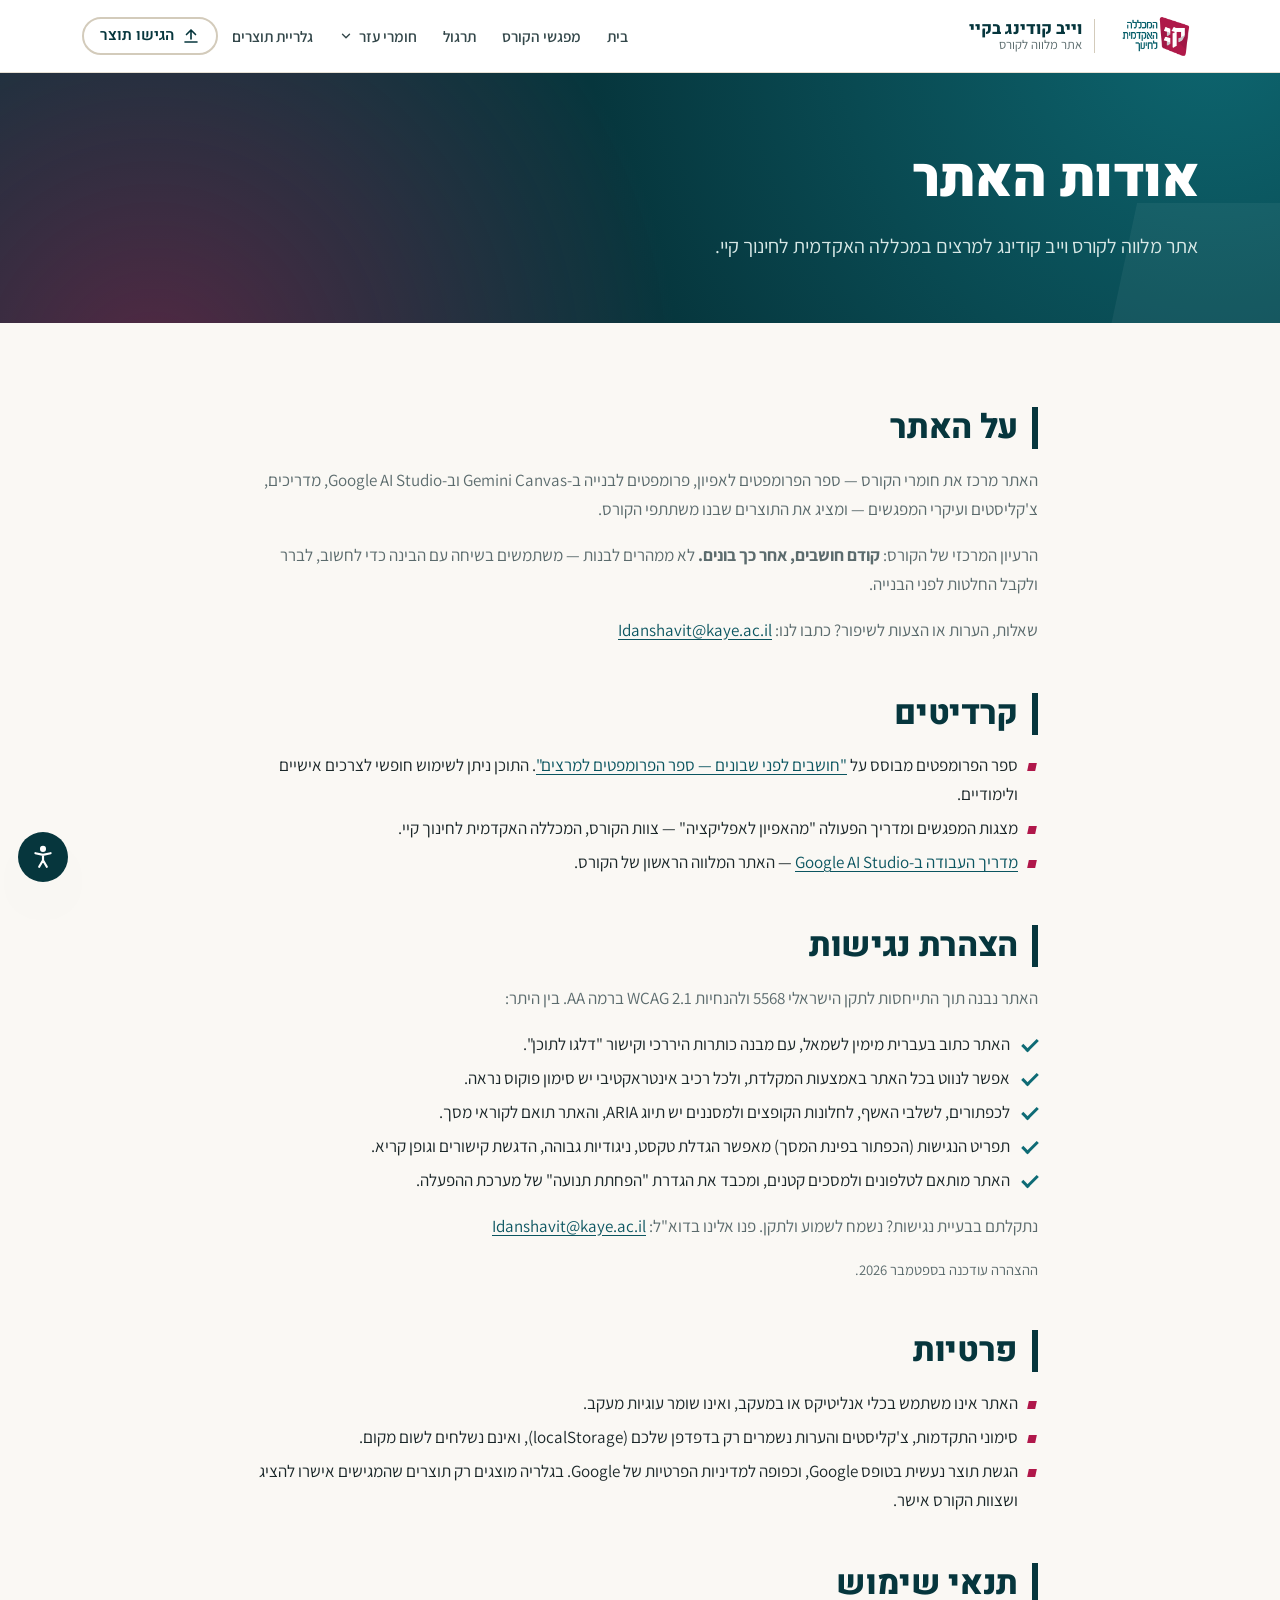
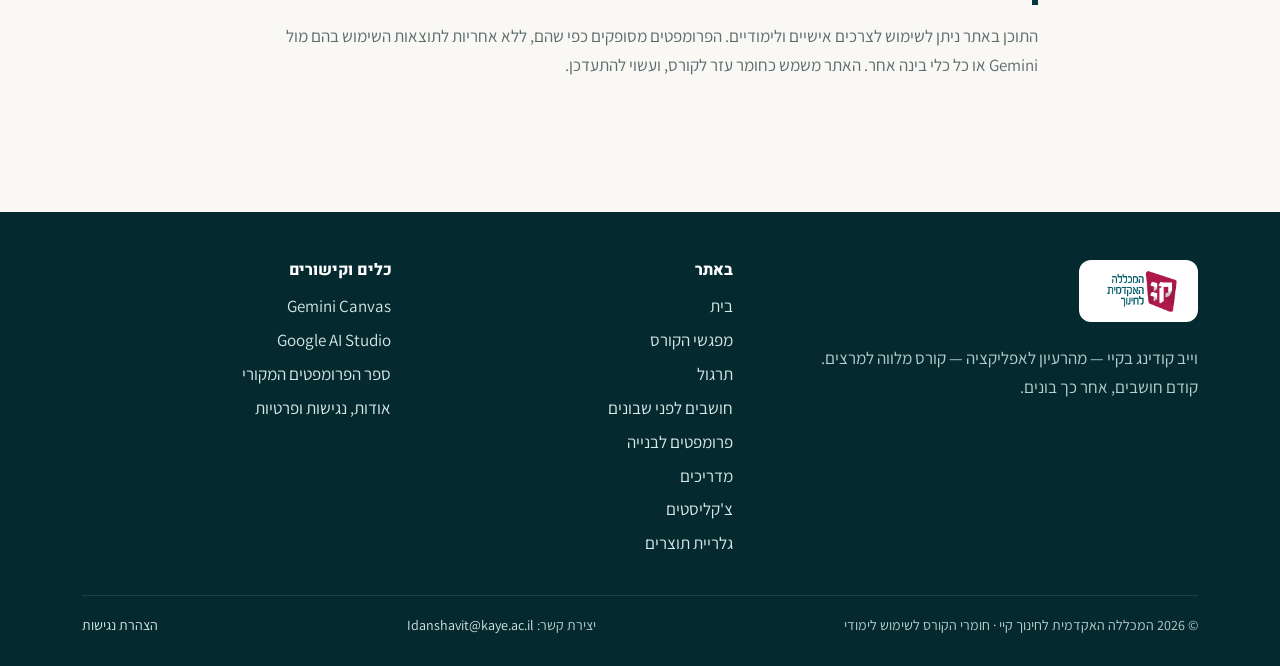
<file: about.html>
<!DOCTYPE html>
<html lang="he" dir="rtl">
<head>
<meta charset="utf-8">
<meta name="viewport" content="width=device-width, initial-scale=1">
<title>אודות, נגישות ופרטיות — וייב קודינג בקיי</title>
<meta name="description" content="אודות האתר המלווה לקורס וייב קודינג במכללת קיי, הצהרת נגישות, פרטיות וקרדיטים.">
<link rel="icon" type="image/png" href="[data-uri]">
<link rel="preconnect" href="https://fonts.googleapis.com">
<link rel="preconnect" href="https://fonts.gstatic.com" crossorigin>
<link href="https://fonts.googleapis.com/css2?family=Assistant:wght@400;600;700&family=Heebo:wght@500;700;800;900&display=swap" rel="stylesheet">
<style>
/* =========================================================
   וייב קודינג בקיי — אתר מלווה לקורס
   מערכת עיצוב בהתאמה לשפה החזותית של המכללה האקדמית לחינוך קיי
   ========================================================= */

:root {
  --teal-950: #042a30;
  --teal-900: #06363d;
  --teal-800: #0a4850;
  --teal-700: #0b5560;
  --teal-600: #0e6b75;
  --teal-100: #d7e8e6;
  --teal-50: #eef4f3;
  --crimson: #b0174a;
  --crimson-700: #8e1139;
  --crimson-100: #f3d9e2;
  --crimson-50: #f9eef2;
  --paper: #faf8f4;
  --surface: #ffffff;
  --line: #e6e0d4;
  --line-strong: #d3cbbb;
  --ink: #1b2729;
  --ink-soft: #33474a;
  --muted: #5b6b6d;
  --success: #1f7a4d;

  --font-head: "Heebo", "Assistant", system-ui, sans-serif;
  --font-body: "Assistant", "Heebo", system-ui, sans-serif;

  --radius-sm: 8px;
  --radius: 14px;
  --radius-lg: 22px;
  --shadow-sm: 0 1px 2px rgba(6, 54, 61, .06), 0 1px 1px rgba(6, 54, 61, .04);
  --shadow: 0 6px 24px -8px rgba(6, 54, 61, .18), 0 2px 6px rgba(6, 54, 61, .06);
  --shadow-lg: 0 24px 60px -20px rgba(6, 54, 61, .35);

  --wrap: 1180px;
  --gutter: clamp(16px, 4vw, 32px);
  --fs-base: 1.0625rem;
}

/* ---------- reset ---------- */
*, *::before, *::after { box-sizing: border-box; }
html { -webkit-text-size-adjust: 100%; scroll-behavior: smooth; scroll-padding-top: 88px; }
body {
  margin: 0;
  font-family: var(--font-body);
  font-size: var(--fs-base);
  line-height: 1.7;
  color: var(--ink);
  background: var(--paper);
  overflow-x: hidden;
}
img, svg, video, iframe { max-width: 100%; display: block; }
h1, h2, h3, h4 { font-family: var(--font-head); line-height: 1.25; margin: 0 0 .5em; color: var(--teal-900); letter-spacing: -.01em; }
h1 { font-size: clamp(2rem, 5vw, 3.4rem); font-weight: 900; }
h2 { font-size: clamp(1.5rem, 3vw, 2.1rem); font-weight: 800; }
h3 { font-size: 1.2rem; font-weight: 700; }
p { margin: 0 0 1em; }
a { color: var(--teal-700); text-underline-offset: 3px; }
a:hover { color: var(--crimson); }
ul, ol { padding-inline-start: 1.3em; margin: 0 0 1em; }
li { margin-bottom: .3em; }
button { font: inherit; cursor: pointer; }
strong { font-weight: 700; }
.ltr { direction: ltr; unicode-bidi: isolate; display: inline-block; }

:focus-visible { outline: 3px solid var(--crimson); outline-offset: 3px; border-radius: 4px; }

.skip-link {
  position: absolute; inset-inline-start: 12px; top: -60px; z-index: 100;
  background: var(--teal-900); color: #fff; padding: 10px 16px; border-radius: var(--radius-sm);
  font-weight: 700; text-decoration: none;
}
.skip-link:focus { top: 12px; color: #fff; }

.visually-hidden { position: absolute !important; width: 1px; height: 1px; overflow: hidden; clip: rect(0 0 0 0); white-space: nowrap; }

.wrap { width: 100%; max-width: var(--wrap); margin-inline: auto; padding-inline: var(--gutter); }

/* ---------- header ---------- */
.site-header {
  position: sticky; top: 0; z-index: 50;
  background: rgba(255, 255, 255, .94);
  backdrop-filter: saturate(1.4) blur(10px);
  border-bottom: 1px solid var(--line);
}
.site-header .wrap { display: flex; align-items: center; gap: 20px; min-height: 72px; }
.brand { display: flex; align-items: center; gap: 12px; text-decoration: none; color: var(--teal-900); flex-shrink: 0; }
.brand img { height: 44px; width: auto; }
.brand-text { display: flex; flex-direction: column; line-height: 1.15; border-inline-start: 1px solid var(--line-strong); padding-inline-start: 12px; }
.brand-text b { font-family: var(--font-head); font-weight: 800; font-size: 1.05rem; }
.brand-text small { color: var(--muted); font-size: .8rem; }

.main-nav { margin-inline-start: auto; }
.main-nav ul { list-style: none; margin: 0; padding: 0; display: flex; gap: 2px; align-items: center; }
.main-nav li { margin: 0; }
.main-nav a {
  display: block; padding: 8px 12px; border-radius: 999px; text-decoration: none;
  color: var(--ink-soft); font-weight: 600; font-size: .96rem; white-space: nowrap;
}
.main-nav a:hover { background: var(--teal-50); color: var(--teal-900); }
.main-nav a[aria-current="page"] { background: var(--teal-900); color: #fff; }
.nav-cta { margin-inline-start: 6px; }
.nav-group { position: relative; }
.nav-group-btn {
  display: inline-flex; align-items: center; gap: 6px; padding: 8px 12px; border: 0; border-radius: 999px; background: none;
  font: inherit; font-weight: 600; font-size: .96rem; color: var(--ink-soft); white-space: nowrap; cursor: pointer;
}
.nav-group-btn:hover, .nav-group.open .nav-group-btn { background: var(--teal-50); color: var(--teal-900); }
.nav-group.has-current .nav-group-btn { background: var(--teal-900); color: #fff; }
.nav-group-btn svg { width: 14px; height: 14px; transition: transform .15s; }
.nav-group.open .nav-group-btn svg { transform: rotate(180deg); }
.main-nav .nav-sub {
  display: none; align-items: stretch; position: absolute; inset-inline-start: 0; top: calc(100% + 6px); z-index: 60; min-width: 220px;
  list-style: none; margin: 0; padding: 8px; flex-direction: column; gap: 2px; background: #fff;
  border: 1px solid var(--line); border-radius: 14px; box-shadow: var(--shadow);
}
.main-nav .nav-group.open .nav-sub { display: flex; }
.nav-sub a { border-radius: 10px; }
.main-nav a.btn { display: inline-flex; color: var(--teal-900); padding: 7px 16px; }
.main-nav a.btn:hover { background: var(--teal-50); color: var(--teal-900); }

.nav-toggle {
  display: none; margin-inline-start: auto; background: var(--teal-50); border: 1px solid var(--line);
  border-radius: 10px; width: 44px; height: 44px; align-items: center; justify-content: center; color: var(--teal-900);
}
.nav-toggle svg { width: 22px; height: 22px; }

@media (max-width: 1200px) {
  .nav-toggle { display: inline-flex; }
  .main-nav {
    position: fixed; inset: 72px 0 auto 0; background: #fff; border-bottom: 1px solid var(--line);
    box-shadow: var(--shadow); display: none; max-height: calc(100vh - 72px); overflow: auto;
  }
  .main-nav.open { display: block; }
  .main-nav ul { flex-direction: column; align-items: stretch; padding: 12px var(--gutter) 20px; gap: 4px; }
  .main-nav a { padding: 12px 14px; border-radius: 10px; font-size: 1.05rem; }
  .nav-cta { margin: 8px 0 0; }
  .nav-group-btn { display: flex; width: 100%; justify-content: space-between; padding: 12px 14px; border-radius: 10px; font-size: 1.05rem; }
  .main-nav .nav-sub { position: static; display: none; min-width: 0; border: 0; box-shadow: none; padding: 2px 0 6px; padding-inline-start: 14px; }
  .main-nav .nav-group.open .nav-sub { display: flex; }
  .nav-cta .btn { width: 100%; justify-content: center; }
}
@media (max-width: 420px) { .brand-text small { display: none; } .brand img { height: 38px; } }

/* ---------- buttons ---------- */
.btn {
  display: inline-flex; align-items: center; gap: 8px; border: 2px solid transparent;
  padding: 10px 20px; border-radius: 999px; font-weight: 700; text-decoration: none;
  font-family: var(--font-head); font-size: .98rem; line-height: 1.3; transition: transform .15s, background .15s, box-shadow .15s;
}
.btn:hover { transform: translateY(-1px); }
.btn-primary { background: var(--crimson); color: #fff; box-shadow: 0 6px 16px -6px rgba(176, 23, 74, .55); }
.btn-primary:hover { background: var(--crimson-700); color: #fff; }
.btn-teal { background: var(--teal-900); color: #fff; }
.btn-teal:hover { background: var(--teal-700); color: #fff; }
.btn-ghost { background: transparent; color: var(--teal-900); border-color: var(--line-strong); }
.btn-ghost:hover { background: var(--teal-50); color: var(--teal-900); }
.btn-light { background: #fff; color: var(--teal-900); }
.btn-light:hover { color: var(--crimson); }
.btn-outline-light { color: #fff; border-color: rgba(255,255,255,.45); background: transparent; }
.btn-outline-light:hover { background: rgba(255,255,255,.1); color: #fff; }
.btn-sm { padding: 6px 14px; font-size: .88rem; }
.btn svg { width: 18px; height: 18px; flex-shrink: 0; }

/* ---------- signature: skewed tag (from the Kaye logo) ---------- */
.tag {
  display: inline-block; position: relative; padding: 4px 14px; font-family: var(--font-head);
  font-weight: 800; font-size: .82rem; letter-spacing: .06em; color: #fff; z-index: 0;
}
.tag::before {
  content: ""; position: absolute; inset: 0; background: var(--crimson); transform: skewX(-12deg); z-index: -1; border-radius: 3px;
}
.tag.teal::before { background: var(--teal-700); }
.tag.soft { color: var(--crimson-700); }
.tag.soft::before { background: var(--crimson-50); }

.eyebrow { font-family: var(--font-head); font-weight: 800; color: var(--crimson); letter-spacing: .12em; font-size: .82rem; margin-bottom: 10px; display: block; }

/* ---------- page hero ---------- */
.page-hero {
  background: var(--teal-900);
  background-image:
    radial-gradient(circle at 12% 120%, rgba(176, 23, 74, .45), transparent 45%),
    radial-gradient(circle at 95% -20%, rgba(14, 107, 117, .9), transparent 50%);
  color: #fff; padding: clamp(40px, 7vw, 72px) 0 clamp(36px, 6vw, 60px); position: relative; overflow: hidden;
}
.page-hero::after {
  content: ""; position: absolute; inset-inline-start: -60px; bottom: -40px; width: 220px; height: 160px;
  background: rgba(255,255,255,.05); transform: skewX(-12deg);
}
.page-hero h1 { color: #fff; margin-bottom: .3em; }
.page-hero p.lead { font-size: clamp(1.05rem, 2vw, 1.25rem); color: #d7e8e6; max-width: 720px; margin: 0; }
.page-hero .eyebrow { color: #ff9fbf; }
.page-hero .hero-actions { margin-top: 24px; display: flex; flex-wrap: wrap; gap: 12px; }
.breadcrumbs { font-size: .9rem; color: #a9c9c6; margin-bottom: 14px; }
.breadcrumbs a { color: #d7e8e6; }

/* ---------- sections ---------- */
.section { padding: clamp(44px, 7vw, 84px) 0; }
.section.tight { padding: clamp(28px, 4vw, 48px) 0; }
.section.alt { background: #fff; border-block: 1px solid var(--line); }
.section-head { max-width: 760px; margin-bottom: 32px; }
.section-head p { color: var(--muted); font-size: 1.1rem; margin: 0; }
.bar-title { border-inline-start: 6px solid var(--teal-900); padding-inline-start: 14px; }

.grid { display: grid; gap: 20px; }
.grid-2 { grid-template-columns: repeat(auto-fit, minmax(min(100%, 420px), 1fr)); }
.grid-3 { grid-template-columns: repeat(auto-fit, minmax(min(100%, 300px), 1fr)); }
.grid-4 { grid-template-columns: repeat(auto-fit, minmax(min(100%, 240px), 1fr)); }

.card {
  background: var(--surface); border: 1px solid var(--line); border-radius: var(--radius-lg);
  padding: 24px; box-shadow: var(--shadow-sm);
}
.card h3 { margin-bottom: .4em; }
.card p:last-child, .card ul:last-child { margin-bottom: 0; }
.card.teal { background: var(--teal-50); border-color: var(--teal-100); }
.card.pink { background: var(--crimson-50); border-color: var(--crimson-100); }
.card.dark { background: var(--teal-900); color: #e3eeed; border-color: var(--teal-900); }
.card.dark h3, .card.dark h2 { color: #fff; }
a.card { text-decoration: none; color: inherit; display: block; transition: transform .18s, box-shadow .18s, border-color .18s; }
a.card:hover { transform: translateY(-3px); box-shadow: var(--shadow); border-color: var(--teal-100); color: inherit; }
.card .icon {
  width: 48px; height: 48px; border-radius: 12px; display: grid; place-items: center; font-size: 1.5rem;
  background: var(--teal-50); margin-bottom: 14px;
}
.card .more { font-weight: 700; color: var(--crimson); font-family: var(--font-head); font-size: .95rem; }

.muted { color: var(--muted); }
.small { font-size: .92rem; }

/* callouts */
.callout {
  border-radius: var(--radius); padding: 18px 22px; border: 1px solid var(--teal-100); background: var(--teal-50);
  border-inline-start: 5px solid var(--teal-700);
}
.callout.pink { background: var(--crimson-50); border-color: var(--crimson-100); border-inline-start-color: var(--crimson); }
.callout.dark { background: var(--teal-900); color: #e3eeed; border-color: var(--teal-900); border-inline-start-color: var(--crimson); }
.callout.dark strong { color: #fff; }
.callout p:last-child { margin-bottom: 0; }

/* check-list style ul */
ul.ticks { list-style: none; padding: 0; }
ul.ticks li { position: relative; padding-inline-start: 28px; }
ul.ticks li::before {
  content: ""; position: absolute; inset-inline-start: 0; top: .55em; width: 16px; height: 9px;
  border-left: 3px solid var(--teal-600); border-bottom: 3px solid var(--teal-600); transform: rotate(-45deg);
}
ul.dots { list-style: none; padding: 0; }
ul.dots li { position: relative; padding-inline-start: 20px; }
ul.dots li::before { content: ""; position: absolute; inset-inline-start: 2px; top: .7em; width: 8px; height: 8px; background: var(--crimson); transform: skewX(-12deg); }

/* numbered steps */
ol.steps { list-style: none; padding: 0; counter-reset: s; }
ol.steps > li { counter-increment: s; position: relative; padding-inline-start: 54px; margin-bottom: 18px; min-height: 40px; }
ol.steps > li::before {
  content: counter(s); position: absolute; inset-inline-start: 0; top: -2px; width: 38px; height: 38px; border-radius: 50%;
  background: var(--teal-900); color: #fff; display: grid; place-items: center; font-family: var(--font-head); font-weight: 800;
}

/* ---------- path (course journey) ---------- */
.path { display: grid; grid-template-columns: repeat(4, 1fr); gap: 0; position: relative; }
.path-step {
  position: relative; padding: 26px 22px 24px; background: #fff; border: 1px solid var(--line); text-decoration: none; color: inherit;
  transition: background .2s;
}
.path-step:first-child { border-radius: 0 var(--radius-lg) var(--radius-lg) 0; }
.path-step:last-child { border-radius: var(--radius-lg) 0 0 var(--radius-lg); }
.path-step + .path-step { border-inline-start: 0; }
.path-step:hover { background: var(--teal-50); color: inherit; }
.path-step .num {
  font-family: var(--font-head); font-weight: 900; font-size: 2.6rem; line-height: 1; color: var(--teal-100);
  display: block; margin-bottom: 8px;
}
.path-step:hover .num { color: var(--crimson); }
.path-step h3 { font-size: 1.35rem; margin-bottom: 4px; }
.path-step p { color: var(--muted); font-size: .96rem; margin: 0 0 10px; }
.path-step .links { font-size: .9rem; font-weight: 700; color: var(--crimson); font-family: var(--font-head); }
.path-step:not(:last-child)::after {
  content: "←"; position: absolute; top: 50%; inset-inline-end: -16px; width: 30px; height: 30px; border-radius: 50%;
  background: var(--crimson); color: #fff; display: grid; place-items: center; font-weight: 900; font-size: .95rem;
  transform: translateY(-50%); z-index: 2; box-shadow: 0 0 0 4px var(--paper);
}
@media (max-width: 860px) {
  .path { grid-template-columns: 1fr 1fr; gap: 12px; }
  .path-step, .path-step:first-child, .path-step:last-child { border-radius: var(--radius); border: 1px solid var(--line) !important; }
  .path-step::after { display: none; }
}
@media (max-width: 480px) { .path { grid-template-columns: 1fr; } }

/* ---------- home hero ---------- */
.home-hero { background: var(--teal-900); color: #fff; position: relative; overflow: hidden; }
.home-hero .wrap { display: grid; grid-template-columns: 1.25fr .9fr; gap: 48px; align-items: center; padding-block: clamp(48px, 8vw, 96px); position: relative; z-index: 1; }
.home-hero h1 { color: #fff; font-size: clamp(2.3rem, 6vw, 4.2rem); margin-bottom: 18px; }
.home-hero h1 .hl { position: relative; display: inline-block; z-index: 0; padding-inline: 10px; }
.home-hero h1 .hl::before { content: ""; position: absolute; inset: 8% -2px 4%; background: var(--crimson); transform: skewX(-12deg); z-index: -1; border-radius: 4px; }
.home-hero .lead { font-size: clamp(1.1rem, 2.2vw, 1.35rem); color: #cfe3e1; max-width: 560px; }
.home-hero .bg-shape { position: absolute; inset-inline-start: -8%; top: -30%; width: 55%; height: 160%; background: linear-gradient(160deg, rgba(14,107,117,.55), rgba(14,107,117,0)); transform: skewX(-12deg); }
.hero-panel {
  background: rgba(255,255,255,.06); border: 1px solid rgba(255,255,255,.14); border-radius: var(--radius-lg); padding: 26px;
  backdrop-filter: blur(6px);
}
.hero-panel h2 { color: #fff; font-size: 1.15rem; margin-bottom: 14px; }
.principle { display: flex; flex-wrap: wrap; align-items: center; gap: 8px; margin: 0; padding: 0; list-style: none; }
.principle li { margin: 0; background: rgba(255,255,255,.1); border-radius: 999px; padding: 6px 14px; font-weight: 700; font-family: var(--font-head); font-size: .95rem; }
.principle li.arrow { background: none; padding: 0; color: #ff9fbf; }
.hero-panel .quote { margin: 20px 0 0; font-size: .95rem; color: #bcd6d3; border-top: 1px solid rgba(255,255,255,.14); padding-top: 16px; }
@media (max-width: 900px) { .home-hero .wrap { grid-template-columns: 1fr; gap: 28px; } }

/* ---------- prompt box ---------- */
.prompt {
  background: var(--surface); border: 1px solid var(--line); border-radius: var(--radius); overflow: hidden; box-shadow: var(--shadow-sm);
}
.prompt-head { display: flex; align-items: center; gap: 12px; padding: 12px 16px; background: var(--teal-50); border-bottom: 1px solid var(--line); flex-wrap: wrap; }
.prompt-head h3, .prompt-head h4 { margin: 0; font-size: 1.05rem; flex: 1; min-width: 180px; }
.prompt-body {
  padding: 18px 20px; white-space: pre-wrap; font-size: 1rem; line-height: 1.75; color: var(--ink-soft);
  border-inline-start: 4px solid var(--teal-700); margin: 14px; background: #fbfaf7; border-radius: var(--radius-sm);
  max-height: 420px; overflow: auto;
}
.ph { background: var(--crimson-50); color: var(--crimson-700); border-radius: 4px; padding: 0 4px; font-weight: 700; }
.prompt.pink .prompt-body { border-inline-start-color: var(--crimson); }
.prompt-meta { padding: 0 20px 16px; color: var(--muted); font-size: .92rem; }
.prompt-meta p { margin: 0 0 .3em; }

.copy-btn {
  display: inline-flex; align-items: center; gap: 6px; border: 0; background: var(--teal-900); color: #fff; border-radius: 999px;
  padding: 7px 16px; font-weight: 700; font-family: var(--font-head); font-size: .9rem; transition: background .15s;
}
.copy-btn:hover { background: var(--crimson); }
.copy-btn svg { width: 16px; height: 16px; }
.copy-btn.done { background: var(--success); }

.chip {
  display: inline-flex; align-items: center; gap: 4px; padding: 3px 10px; border-radius: 999px; font-size: .8rem; font-weight: 700;
  background: #fff; border: 1px solid var(--line); color: var(--ink-soft); font-family: var(--font-head); white-space: nowrap;
}
.chip.canvas { background: #eaf1ff; border-color: #cfdcfa; color: #1f4fb3; }
.chip.studio { background: var(--crimson-50); border-color: var(--crimson-100); color: var(--crimson-700); }
.chip.any { background: var(--teal-50); border-color: var(--teal-100); color: var(--teal-800); }
.chip.ext { background: #f4efe4; border-color: #e6dcc6; color: #6b5a2e; }

/* ---------- toolbar / filters ---------- */
.toolbar { display: flex; flex-wrap: wrap; gap: 12px; align-items: center; margin-bottom: 26px; }
.search {
  flex: 1 1 260px; display: flex; align-items: center; gap: 8px; background: #fff; border: 1px solid var(--line-strong);
  border-radius: 999px; padding: 4px 16px;
}
.search input { border: 0; outline: 0; flex: 1; font: inherit; padding: 8px 0; background: transparent; min-width: 0; }
.search:focus-within { border-color: var(--teal-700); box-shadow: 0 0 0 3px var(--teal-100); }
.search svg { width: 18px; height: 18px; color: var(--muted); }
.seg { display: inline-flex; background: #fff; border: 1px solid var(--line-strong); border-radius: 999px; padding: 3px; flex-wrap: wrap; }
.seg button { border: 0; background: transparent; padding: 7px 14px; border-radius: 999px; font-weight: 700; color: var(--ink-soft); font-family: var(--font-head); font-size: .9rem; }
.seg button[aria-pressed="true"] { background: var(--teal-900); color: #fff; }
.seg button:hover:not([aria-pressed="true"]) { background: var(--teal-50); }

/* ---------- category nav (prompts / guides) ---------- */
.layout-side { display: grid; grid-template-columns: 250px 1fr; gap: 40px; align-items: start; }
.side-nav { position: sticky; top: 96px; background: #fff; border: 1px solid var(--line); border-radius: var(--radius); padding: 14px; }
.side-nav h2 { font-size: .85rem; letter-spacing: .1em; color: var(--muted); margin: 4px 8px 8px; }
.side-nav ul { list-style: none; margin: 0; padding: 0; }
.side-nav li { margin: 0; }
.side-nav a { display: block; padding: 8px 10px; border-radius: 8px; text-decoration: none; color: var(--ink-soft); font-weight: 600; font-size: .95rem; }
.side-nav a:hover, .side-nav a.active { background: var(--teal-50); color: var(--teal-900); }
@media (max-width: 900px) {
  .layout-side { grid-template-columns: 1fr; gap: 20px; }
  .side-nav { position: static; }
  .side-nav ul { display: flex; flex-wrap: wrap; gap: 6px; }
  .side-nav a { background: var(--teal-50); border-radius: 999px; padding: 6px 12px; font-size: .88rem; }
}
.cat-block { margin-bottom: 48px; }
.cat-block > h2 { display: flex; align-items: center; gap: 10px; }
.cat-block > p { color: var(--muted); }
.stack { display: grid; gap: 18px; }

/* ---------- prompt book wizard ---------- */
.track-pick { display: grid; grid-template-columns: 1fr 1fr; gap: 16px; }
.track-btn {
  text-align: start; background: #fff; border: 2px solid var(--line); border-radius: var(--radius-lg); padding: 20px 22px;
  display: flex; gap: 14px; align-items: flex-start; transition: border-color .15s, box-shadow .15s; color: inherit;
}
.track-btn .ti { font-size: 2rem; line-height: 1; }
.track-btn b { font-family: var(--font-head); font-size: 1.2rem; color: var(--teal-900); display: block; }
.track-btn span.q { color: var(--muted); font-size: .95rem; }
.track-btn[aria-pressed="true"] { border-color: var(--teal-900); box-shadow: 0 0 0 4px var(--teal-100); }
.track-btn:hover { border-color: var(--teal-600); }
@media (max-width: 640px) { .track-pick { grid-template-columns: 1fr; } }

.stepper { list-style: none; margin: 28px 0 24px; padding: 0; display: grid; grid-template-columns: repeat(7, 1fr); gap: 6px; }
.stepper li { margin: 0; }
.stepper button {
  width: 100%; border: 1px solid var(--line); background: #fff; border-radius: 12px; padding: 10px 6px 8px;
  display: flex; flex-direction: column; align-items: center; gap: 2px; color: var(--ink-soft); position: relative;
}
.stepper .n { font-family: var(--font-head); font-weight: 900; font-size: 1.2rem; color: var(--teal-700); }
.stepper .l { font-size: .8rem; font-weight: 700; line-height: 1.2; text-align: center; }
.stepper button[aria-current="step"] { background: var(--teal-900); border-color: var(--teal-900); color: #fff; }
.stepper button[aria-current="step"] .n { color: #ff9fbf; }
.stepper button.done::after {
  content: "✓"; position: absolute; top: -7px; inset-inline-end: -5px; width: 20px; height: 20px; border-radius: 50%;
  background: var(--success); color: #fff; font-size: .72rem; display: grid; place-items: center; font-weight: 900;
}
@media (max-width: 720px) {
  .stepper { grid-template-columns: repeat(7, minmax(44px, 1fr)); gap: 4px; }
  .stepper .l { display: none; }
}
.step-panel { display: grid; grid-template-columns: 1fr 300px; gap: 24px; align-items: start; }
@media (max-width: 960px) { .step-panel { grid-template-columns: 1fr; } }
.step-aside { display: grid; gap: 14px; }
.step-title { display: flex; align-items: baseline; gap: 12px; flex-wrap: wrap; margin-bottom: 14px; }
.step-title h2 { margin: 0; }
.step-nav { display: flex; justify-content: space-between; gap: 12px; margin-top: 20px; flex-wrap: wrap; }
.progress { height: 8px; background: var(--teal-100); border-radius: 999px; overflow: hidden; }
.progress > span { display: block; height: 100%; background: var(--crimson); border-radius: 999px; transition: width .3s; }
.check-row { display: flex; align-items: center; gap: 10px; font-weight: 700; cursor: pointer; }
.check-row input { width: 20px; height: 20px; accent-color: var(--teal-900); }

/* floating helper (slow-down prompt) */
.fab {
  position: fixed; inset-inline-start: 18px; bottom: 18px; z-index: 40; background: var(--crimson); color: #fff; border: 0;
  border-radius: 999px; padding: 12px 18px; font-weight: 800; font-family: var(--font-head); box-shadow: var(--shadow-lg);
  display: inline-flex; gap: 8px; align-items: center;
}
.fab:hover { background: var(--crimson-700); }

/* ---------- dialog ---------- */
dialog {
  border: 0; border-radius: var(--radius-lg); padding: 0; width: min(760px, calc(100vw - 24px)); max-height: calc(100vh - 40px);
  box-shadow: var(--shadow-lg); color: var(--ink);
}
dialog::backdrop { background: rgba(4, 42, 48, .6); backdrop-filter: blur(2px); }
.dialog-head { display: flex; align-items: center; justify-content: space-between; gap: 12px; padding: 18px 22px; border-bottom: 1px solid var(--line); background: var(--teal-50); position: sticky; top: 0; z-index: 1; }
.dialog-head h2 { margin: 0; font-size: 1.3rem; }
.dialog-body { padding: 22px; }
.icon-btn { border: 1px solid var(--line); background: #fff; width: 40px; height: 40px; border-radius: 50%; display: grid; place-items: center; color: var(--teal-900); flex-shrink: 0; }
.icon-btn:hover { background: var(--crimson-50); color: var(--crimson); }
.icon-btn svg { width: 18px; height: 18px; }

/* ---------- video ---------- */
.video {
  position: relative; aspect-ratio: 16 / 9; border-radius: var(--radius); overflow: hidden; background: var(--teal-950); box-shadow: var(--shadow);
}
.video button { position: absolute; inset: 0; border: 0; padding: 0; background: transparent; width: 100%; height: 100%; }
.video img { width: 100%; height: 100%; object-fit: cover; opacity: .85; transition: opacity .2s, transform .4s; }
.video button:hover img { opacity: 1; transform: scale(1.02); }
.video .play {
  position: absolute; top: 50%; left: 50%; transform: translate(-50%, -50%); width: 74px; height: 74px; border-radius: 50%;
  background: var(--crimson); display: grid; place-items: center; box-shadow: 0 8px 30px rgba(0,0,0,.4);
}
.video .play svg { width: 30px; height: 30px; fill: #fff; margin-left: 4px; }
.video iframe { position: absolute; inset: 0; width: 100%; height: 100%; border: 0; }

/* ---------- session cards ---------- */
.session { display: grid; grid-template-columns: 1.1fr 1fr; gap: 36px; align-items: start; }
@media (max-width: 900px) { .session { grid-template-columns: 1fr; } }
.session + .session { margin-top: 64px; padding-top: 64px; border-top: 1px dashed var(--line-strong); }
.session-num { font-family: var(--font-head); font-weight: 900; color: var(--crimson); font-size: 1rem; letter-spacing: .1em; }
.resource-list { list-style: none; padding: 0; margin: 18px 0 0; display: grid; gap: 10px; }
.resource-list li { margin: 0; }
.resource-list a {
  display: flex; align-items: center; gap: 12px; padding: 12px 14px; border: 1px solid var(--line); border-radius: 12px; background: #fff;
  text-decoration: none; color: var(--ink); font-weight: 600;
}
.resource-list a:hover { border-color: var(--teal-600); background: var(--teal-50); color: var(--teal-900); }
.resource-list .ri { width: 36px; height: 36px; border-radius: 9px; display: grid; place-items: center; background: var(--crimson-50); font-size: 1.1rem; flex-shrink: 0; }
.resource-list small { display: block; color: var(--muted); font-weight: 400; }

.agenda { list-style: none; padding: 0; margin: 0; display: grid; grid-template-columns: repeat(auto-fit, minmax(min(100%, 200px), 1fr)); gap: 10px; }
.agenda li { margin: 0; background: #fff; border: 1px solid var(--line); border-radius: 12px; padding: 12px 14px; }
.agenda b { display: block; font-family: var(--font-head); color: var(--teal-900); }
.agenda .n { font-family: var(--font-head); font-weight: 900; color: var(--crimson); font-size: .85rem; }
.agenda span.d { color: var(--muted); font-size: .92rem; }

/* ---------- comparison ---------- */
.compare { display: grid; grid-template-columns: 1fr 1fr; gap: 0; border-radius: var(--radius-lg); overflow: hidden; border: 1px solid var(--line); }
.compare > div { padding: 26px; background: #fff; }
.compare > div + div { border-inline-start: 1px solid var(--line); }
.compare h3 { display: flex; align-items: center; gap: 8px; }
.compare .canvas-col { background: #f5f8ff; }
.compare .studio-col { background: var(--crimson-50); }
.compare .foot { grid-column: 1 / -1; background: var(--teal-900); color: #e3eeed; text-align: center; padding: 16px; }
.compare .foot strong { color: #fff; }
@media (max-width: 700px) { .compare { grid-template-columns: 1fr; } .compare > div + div { border-inline-start: 0; border-top: 1px solid var(--line); } }

.roles { display: grid; grid-template-columns: repeat(3, 1fr); gap: 12px; }
.roles > div { text-align: center; background: #fff; border: 1px solid var(--line); border-radius: var(--radius); padding: 18px 12px; }
.roles .e { font-size: 1.8rem; }
.roles span.small { display: block; }
.roles b { display: block; font-family: var(--font-head); color: var(--teal-900); font-size: 1.1rem; }
@media (max-width: 560px) { .roles { grid-template-columns: 1fr; } }

.flow { display: flex; flex-wrap: wrap; gap: 8px; align-items: center; list-style: none; padding: 0; margin: 0; }
.flow li { margin: 0; background: #fff; border: 1px solid var(--line); border-radius: 999px; padding: 6px 14px; font-weight: 700; font-family: var(--font-head); color: var(--teal-900); font-size: .95rem; }
.flow li.arrow { border: 0; background: none; padding: 0; color: var(--crimson); }
.card.dark .flow li { background: rgba(255,255,255,.08); border-color: rgba(255,255,255,.18); color: #fff; }

/* ---------- checklists ---------- */
.checklist { list-style: none; padding: 0; margin: 0; }
.checklist li { margin: 0; border-bottom: 1px solid var(--line); }
.checklist li:last-child { border-bottom: 0; }
.checklist label { display: flex; gap: 12px; align-items: flex-start; padding: 11px 4px; cursor: pointer; }
.checklist input { width: 22px; height: 22px; margin-top: 3px; accent-color: var(--teal-900); flex-shrink: 0; }
.checklist input:checked + span { color: var(--muted); text-decoration: line-through; text-decoration-color: var(--crimson); }
.cl-head { display: flex; align-items: center; gap: 12px; justify-content: space-between; flex-wrap: wrap; margin-bottom: 8px; }
.cl-head h3 { margin: 0; }
.cl-count { font-family: var(--font-head); font-weight: 800; color: var(--teal-700); font-size: .9rem; }
.cl-card .progress { margin: 6px 0 12px; }
.link-btn { border: 0; background: none; color: var(--muted); text-decoration: underline; font-size: .88rem; padding: 4px; }
.link-btn:hover { color: var(--crimson); }

.timer { display: flex; flex-wrap: wrap; align-items: center; gap: 16px; }
.timer-display { font-family: var(--font-head); font-weight: 900; font-size: 3rem; color: var(--teal-900); font-variant-numeric: tabular-nums; min-width: 150px; direction: ltr; }
.timer-display.low { color: var(--crimson); }
.timer-phases { display: flex; gap: 6px; flex-wrap: wrap; }
.timer-phases span { padding: 4px 12px; border-radius: 999px; background: var(--teal-50); font-weight: 700; font-size: .88rem; color: var(--teal-800); font-family: var(--font-head); }
.timer-phases span.on { background: var(--crimson); color: #fff; }
textarea, input[type="text"], input[type="url"] {
  width: 100%; font: inherit; border: 1px solid var(--line-strong); border-radius: 10px; padding: 10px 12px; background: #fff; color: var(--ink);
}
textarea:focus, input[type="text"]:focus { outline: 0; border-color: var(--teal-700); box-shadow: 0 0 0 3px var(--teal-100); }
.field { margin-bottom: 14px; }
.field label { display: block; font-weight: 700; margin-bottom: 4px; color: var(--teal-900); font-family: var(--font-head); }

/* ---------- gallery ---------- */
.gallery { display: grid; grid-template-columns: repeat(auto-fill, minmax(min(100%, 300px), 1fr)); gap: 22px; }
.project {
  background: #fff; border: 1px solid var(--line); border-radius: var(--radius-lg); overflow: hidden; display: flex; flex-direction: column;
  transition: transform .18s, box-shadow .18s; text-align: start; padding: 0; color: inherit; width: 100%;
}
.project:hover { transform: translateY(-4px); box-shadow: var(--shadow); }
.project .thumb { aspect-ratio: 16 / 10; background: var(--teal-900); position: relative; overflow: hidden; }
.project .thumb img { width: 100%; height: 100%; object-fit: cover; }
.project .thumb .ph-art {
  position: absolute; inset: 0; display: grid; place-items: center; color: #fff; font-family: var(--font-head); font-weight: 900;
  font-size: 2.6rem; letter-spacing: .02em;
}
.project .thumb .ph-art::before { content: ""; position: absolute; inset-inline-end: -10%; top: -20%; width: 55%; height: 140%; background: rgba(255,255,255,.08); transform: skewX(-12deg); }
.project .thumb .badges { position: absolute; top: 12px; inset-inline-start: 12px; display: flex; gap: 6px; }
.project .body { padding: 18px 20px 20px; display: flex; flex-direction: column; gap: 6px; flex: 1; }
.project h3 { margin: 0; font-size: 1.15rem; }
.project .by { color: var(--muted); font-size: .9rem; }
.project .desc { color: var(--ink-soft); font-size: .97rem; margin: 4px 0 8px; display: -webkit-box; -webkit-line-clamp: 3; -webkit-box-orient: vertical; overflow: hidden; }
.project .foot { margin-top: auto; display: flex; gap: 6px; flex-wrap: wrap; }
.sample-badge { background: #fff4d6; color: #7a5a00; border: 1px solid #f0dc9c; }
.empty { text-align: center; padding: 48px 20px; color: var(--muted); border: 2px dashed var(--line-strong); border-radius: var(--radius-lg); }
.detail-grid { display: grid; gap: 16px; }
.detail-grid dt { font-family: var(--font-head); font-weight: 800; color: var(--teal-900); font-size: .95rem; }
.detail-grid dd { margin: 2px 0 0; color: var(--ink-soft); white-space: pre-wrap; }
.detail-shot { border-radius: var(--radius); overflow: hidden; border: 1px solid var(--line); margin-bottom: 18px; }

.submit-band { display: grid; grid-template-columns: 1.3fr 1fr; gap: 32px; align-items: center; }
@media (max-width: 860px) { .submit-band { grid-template-columns: 1fr; } }

/* ---------- toast ---------- */
.toast {
  position: fixed; bottom: 24px; left: 50%; transform: translate(-50%, 30px); background: var(--teal-900); color: #fff; padding: 12px 22px;
  border-radius: 999px; font-weight: 700; box-shadow: var(--shadow-lg); opacity: 0; pointer-events: none; transition: .25s; z-index: 200;
}
.toast.show { opacity: 1; transform: translate(-50%, 0); }

/* ---------- a11y panel ---------- */
.a11y-btn {
  position: fixed; inset-inline-end: 18px; bottom: 18px; z-index: 45; width: 50px; height: 50px; border-radius: 50%; border: 0;
  background: var(--teal-900); color: #fff; box-shadow: var(--shadow-lg); display: grid; place-items: center;
}
.a11y-btn svg { width: 26px; height: 26px; }
.a11y-panel {
  position: fixed; inset-inline-end: 18px; bottom: 78px; z-index: 45; background: #fff; border: 1px solid var(--line); border-radius: var(--radius);
  box-shadow: var(--shadow-lg); padding: 14px; width: 250px; display: none;
}
.a11y-panel.open { display: block; }
.a11y-panel h2 { font-size: 1rem; margin: 0 0 10px; }
.a11y-panel button { display: flex; width: 100%; text-align: start; border: 1px solid var(--line); background: var(--paper); border-radius: 8px; padding: 8px 10px; margin-bottom: 6px; font-weight: 600; color: var(--ink); }
.a11y-panel button[aria-pressed="true"] { background: var(--teal-900); color: #fff; border-color: var(--teal-900); }
.a11y-panel a { font-size: .88rem; }

html.a11y-big { font-size: 118%; }
html.a11y-links a { text-decoration: underline !important; outline: 1px dashed currentColor; }
html.a11y-contrast { --muted: #2a3638; --ink-soft: #111; --line: #8a9a9c; --line-strong: #5d6d6f; }
html.a11y-contrast body { background: #fff; }
html.a11y-readable { --font-body: Arial, sans-serif; --font-head: Arial, sans-serif; }
html.a11y-readable body { letter-spacing: .02em; word-spacing: .08em; }

/* ---------- footer ---------- */
.site-footer { background: var(--teal-950); color: #b7cfcc; padding: 48px 0 28px; margin-top: 0; }
.site-footer .cols { display: grid; grid-template-columns: 1.4fr 1fr 1fr; gap: 32px; }
.site-footer h2 { color: #fff; font-size: 1rem; margin-bottom: 12px; }
.site-footer ul { list-style: none; padding: 0; margin: 0; }
.site-footer a { color: #d7e8e6; text-decoration: none; }
.site-footer a:hover { color: #ff9fbf; text-decoration: underline; }
.site-footer .logo-chip { background: #fff; display: inline-block; padding: 8px 12px; border-radius: 12px; margin-bottom: 14px; }
.site-footer .logo-chip img { height: 46px; width: auto; }
.site-footer .bottom { border-top: 1px solid rgba(255,255,255,.1); margin-top: 32px; padding-top: 18px; font-size: .88rem; display: flex; justify-content: space-between; flex-wrap: wrap; gap: 10px; }
@media (max-width: 760px) { .site-footer .cols { grid-template-columns: 1fr; } }

@media (prefers-reduced-motion: reduce) {
  *, *::before, *::after { transition: none !important; animation: none !important; scroll-behavior: auto !important; }
}
@media print {
  .site-header, .site-footer, .a11y-btn, .fab, .copy-btn { display: none !important; }
  .prompt-body { max-height: none; }
}

/* ---------- refinements ---------- */
.home-hero .eyebrow { color: #ff9fbf; }
.step-panel .prompt-body { max-height: none; }

/* ---------- embed mode (Google Sites) ---------- */
html.embed body { background: var(--paper); }

html.embed .page-hero { padding: 36px 0 32px; }

/* =========================================================
   שיפורי חוויית שימוש — טלפון, ניווט והתקדמות
   ========================================================= */

/* שם השלב הנוכחי מתחת לפס השלבים */
.step-label { display: flex; justify-content: space-between; align-items: baseline; gap: 8px; margin: 10px 0 8px; font-family: var(--font-head); font-weight: 800; color: var(--teal-900); }
.step-label .of { color: var(--muted); font-weight: 600; font-size: .9rem; }

/* סטטוס התקדמות על כרטיסי המסלול בדף הבית */
.path-status {
  display: inline-block; margin-bottom: 8px; padding: 3px 10px; border-radius: 999px; font-size: .8rem; font-weight: 800;
  font-family: var(--font-head); background: var(--teal-50); color: var(--teal-800); border: 1px solid var(--teal-100);
}
.path-status.done { background: #e6f4ec; color: var(--success); border-color: #bfe3cd; }
.path-status[hidden] { display: none; }

/* כרטיס גלריה בלי תמונה */
.project .thumb { background: linear-gradient(135deg, var(--teal-900), var(--teal-700)); }
.project .thumb.t-studio { background: linear-gradient(135deg, var(--crimson-700), var(--crimson)); }
.project .thumb.t-canvas { background: linear-gradient(135deg, var(--teal-800), var(--teal-600)); }
.project .thumb .ph-art { display: flex; flex-direction: column; align-items: center; justify-content: center; gap: 6px; font-size: 1rem; }
.project .thumb .ph-icon { font-size: 2.6rem; line-height: 1; }
.project .thumb .ph-tool { font-size: .85rem; font-weight: 800; letter-spacing: .04em; background: rgba(255,255,255,.14); padding: 3px 12px; border-radius: 999px; }

/* חזרה למעלה */
.back-top {
  position: fixed; inset-inline-end: 18px; bottom: 80px; z-index: 44; width: 44px; height: 44px; border-radius: 50%;
  border: 1px solid var(--line); background: #fff; color: var(--teal-900); box-shadow: var(--shadow);
  display: grid; place-items: center; opacity: 0; pointer-events: none; transition: opacity .2s, bottom .2s;
}
.back-top.show { opacity: 1; pointer-events: auto; }
.back-top:hover { color: var(--crimson); }

/* כפתור העתקה צמוד בתחתית המסך (טלפון) */
.copybar {
  position: fixed; left: 12px; right: 12px; bottom: calc(12px + env(safe-area-inset-bottom, 0px)); z-index: 46;
  display: none; align-items: center; gap: 10px; background: var(--teal-900); color: #fff;
  border-radius: 16px; padding: 8px 8px 8px 14px; padding-inline-start: 14px; box-shadow: var(--shadow-lg);
}
.copybar.show { display: flex; }
.copybar span { flex: 1; min-width: 0; overflow: hidden; text-overflow: ellipsis; white-space: nowrap; font-weight: 700; font-size: .92rem; }
.copybar .copy-btn { background: var(--crimson); padding: 9px 16px; }
body.copybar-on .a11y-btn, body.copybar-on .fab { bottom: 80px; }
body.copybar-on .back-top { bottom: 136px; }
body.copybar-on .a11y-panel { bottom: 136px; }
body.copybar-on .toast { bottom: 84px; }

/* תפריט קטגוריות — הדגשת הקטגוריה הנוכחית */
.side-nav a.active { background: var(--teal-900); color: #fff; }

@media (max-width: 900px) {
  /* תפריט הקטגוריות נצמד לראש המסך ונגלל לרוחב */
  .side-nav {
    position: sticky; top: 72px; z-index: 30; margin-inline: calc(-1 * var(--gutter)); border-radius: 0; border-inline: 0; border-top: 0;
    padding: 8px var(--gutter); background: rgba(250, 248, 244, .96); backdrop-filter: blur(8px);
  }
  .side-nav h2, .side-nav > p { display: none; }
  .side-nav ul { flex-wrap: nowrap; overflow-x: auto; scrollbar-width: none; -webkit-overflow-scrolling: touch; padding-bottom: 2px; }
  .side-nav ul::-webkit-scrollbar { display: none; }
  .side-nav li { flex-shrink: 0; }
  html { scroll-padding-top: 136px; }
}

@media (max-width: 720px) {
  /* כפתורים צפים קטנים, ומרווח בתחתית כדי שלא יסתירו תוכן */
  main { padding-bottom: 76px; }
  .a11y-btn { width: 46px; height: 46px; bottom: 14px; inset-inline-end: 14px; }
  .a11y-btn svg { width: 22px; height: 22px; }
  .a11y-panel { bottom: 70px; inset-inline-end: 14px; }
  .back-top { bottom: 70px; inset-inline-end: 14px; }
  .fab { width: 46px; height: 46px; padding: 0; justify-content: center; bottom: 14px; inset-inline-start: 14px; font-size: 1.3rem; }
  .fab .fab-text { display: none; }

  /* כותרות עמוד קומפקטיות */
  .page-hero { padding: 28px 0 26px; }
  .page-hero h1 { font-size: 1.9rem; }
  .page-hero p.lead { font-size: 1rem; }

  /* ספר הפרומפטים: בחירת מסלול בשני כפתורים צרים */
  .track-pick { grid-template-columns: 1fr 1fr; gap: 8px; }
  .track-btn { padding: 12px; gap: 6px; flex-direction: column; align-items: flex-start; border-radius: var(--radius); }
  .track-btn .ti { font-size: 1.4rem; }
  .track-btn b { font-size: 1rem; }
  .track-btn span.q { display: none; }
  .stepper { margin: 18px 0 0; }
}

/* מונע מתפריט הקטגוריות להרחיב את העמוד לרוחב */
@media (max-width: 900px) {
  .layout-side { grid-template-columns: minmax(0, 1fr); }
  .layout-side > * { min-width: 0; }
}

</style>
</head>
<body>
<a class="skip-link" href="#main">דלגו לתוכן</a>
<header id="site-header"></header>

<main id="main">
  <section class="page-hero">
    <div class="wrap">
      <h1>אודות האתר</h1>
      <p class="lead">אתר מלווה לקורס וייב קודינג למרצים במכללה האקדמית לחינוך קיי.</p>
    </div>
  </section>

  <section class="section">
    <div class="wrap" style="max-width:860px">
      <article class="cat-block" id="about">
        <h2 class="bar-title">על האתר</h2>
        <p>האתר מרכז את חומרי הקורס — ספר הפרומפטים לאפיון, פרומפטים לבנייה ב-Gemini Canvas וב-Google AI Studio, מדריכים, צ'קליסטים ועיקרי המפגשים — ומציג את התוצרים שבנו משתתפי הקורס.</p>
        <p>הרעיון המרכזי של הקורס: <strong>קודם חושבים, אחר כך בונים.</strong> לא ממהרים לבנות — משתמשים בשיחה עם הבינה כדי לחשוב, לברר ולקבל החלטות לפני הבנייה.</p>
        <p id="contact">שאלות, הערות או הצעות לשיפור? כתבו לנו: <span data-contact>לצוות הקורס</span></p>
      </article>

      <article class="cat-block" id="credits">
        <h2 class="bar-title">קרדיטים</h2>
        <ul class="dots">
          <li>ספר הפרומפטים מבוסס על <a data-link="promptBookOriginal" href="#" target="_blank" rel="noopener">"חושבים לפני שבונים — ספר הפרומפטים למרצים"</a>. התוכן ניתן לשימוש חופשי לצרכים אישיים ולימודיים.</li>
          <li>מצגות המפגשים ומדריך הפעולה "מהאפיון לאפליקציה" — צוות הקורס, המכללה האקדמית לחינוך קיי.</li>
          <li><a data-link="studioGuide" href="#" target="_blank" rel="noopener">מדריך העבודה ב-Google AI Studio</a> — האתר המלווה הראשון של הקורס.</li>
        </ul>
      </article>

      <article class="cat-block" id="accessibility">
        <h2 class="bar-title">הצהרת נגישות</h2>
        <p>האתר נבנה תוך התייחסות לתקן הישראלי 5568 ולהנחיות WCAG 2.1 ברמה AA. בין היתר:</p>
        <ul class="ticks">
          <li>האתר כתוב בעברית מימין לשמאל, עם מבנה כותרות היררכי וקישור "דלגו לתוכן".</li>
          <li>אפשר לנווט בכל האתר באמצעות המקלדת, ולכל רכיב אינטראקטיבי יש סימון פוקוס נראה.</li>
          <li>לכפתורים, לשלבי האשף, לחלונות הקופצים ולמסננים יש תיוג ARIA, והאתר תואם לקוראי מסך.</li>
          <li>תפריט הנגישות (הכפתור בפינת המסך) מאפשר הגדלת טקסט, ניגודיות גבוהה, הדגשת קישורים וגופן קריא.</li>
          <li>האתר מותאם לטלפונים ולמסכים קטנים, ומכבד את הגדרת "הפחתת תנועה" של מערכת ההפעלה.</li>
        </ul>
        <p>נתקלתם בבעיית נגישות? נשמח לשמוע ולתקן. פנו אלינו בדוא"ל: <span data-contact>לצוות הקורס</span></p>
        <p class="small muted">ההצהרה עודכנה בספטמבר 2026.</p>
      </article>

      <article class="cat-block" id="privacy">
        <h2 class="bar-title">פרטיות</h2>
        <ul class="dots">
          <li>האתר אינו משתמש בכלי אנליטיקס או במעקב, ואינו שומר עוגיות מעקב.</li>
          <li>סימוני התקדמות, צ'קליסטים והערות נשמרים רק בדפדפן שלכם (localStorage), ואינם נשלחים לשום מקום.</li>
          <li>הגשת תוצר נעשית בטופס Google, וכפופה למדיניות הפרטיות של Google. בגלריה מוצגים רק תוצרים שהמגישים אישרו להציג ושצוות הקורס אישר.</li>
        </ul>
      </article>

      <article class="cat-block" id="terms">
        <h2 class="bar-title">תנאי שימוש</h2>
        <p>התוכן באתר ניתן לשימוש לצרכים אישיים ולימודיים. הפרומפטים מסופקים כפי שהם, ללא אחריות לתוצאות השימוש בהם מול Gemini או כל כלי בינה אחר. האתר משמש כחומר עזר לקורס, ועשוי להתעדכן.</p>
      </article>
    </div>
  </section>
</main>

<footer id="site-footer"></footer>
<script>
/* =========================================================
   הגדרות האתר — זה הקובץ היחיד שצריך לערוך אחרי הקמת טופס הגוגל.
   ראו הסבר מלא בקובץ README.md
   ========================================================= */
window.SITE_CONFIG = {
  courseName: "וייב קודינג בקיי",
  courseSubtitle: "מהרעיון לאפליקציה — קורס מלווה למרצים",

  /* קישור לטופס הגוגל להגשת תוצרים (הקישור שמתחיל ב-https://docs.google.com/forms/...)
     כל עוד השדה ריק — כפתור "הגישו תוצר" יוביל להסבר בעמוד הגלריה. */
  FORM_URL: "https://docs.google.com/forms/d/1hclcfSayF1zCOyUi1nj7JHoN1macEBwRK_X5VORBx58/viewform",

  /* קישור ה-CSV של גיליון התשובות אחרי "פרסום באינטרנט" (File → Share → Publish to web → CSV).
     כל עוד השדה ריק — הגלריה מציגה את התוצרים מתוך data/projects.js בלבד. */
  SHEET_CSV_URL: "https://docs.google.com/spreadsheets/d/e/2PACX-1vROVZxHRJceyanEyRJtBGeyoiGpIYqQnHcs7-1rdEjNofJXqrEohfnEpTyRO-E5NYPPQHCmD6EjW6Im/pub?gid=481259198&single=true&output=csv",

  /* להציג בגלריה רק שורות שבהן בעמודה "מאושר" כתוב "כן".
     true = אתם מאשרים כל תוצר לפני שהוא עולה לאתר (מומלץ). */
  REQUIRE_APPROVAL: true,

  /* להציג את תוצרי הדוגמה מתוך data/projects.js. כשיש תוצרים אמיתיים — שנו ל-false */
  SHOW_SAMPLE_PROJECTS: true,

  youtubePlaylist: "https://www.youtube.com/watch?v=bBZjhN9uaQs&list=PLerurp2CJfmA",
  videos: {
    session1: { id: "bBZjhN9uaQs", title: "סדנת אפיון (שיעור 1) — וייב קודינג מכללת קיי" },
    session2: { id: "PVXLNXLxppA", title: "וייב קודינג — מאפיון לאפליקציה ראשונית (שיעור 2)" }
  },

  links: {
    gemini: "https://gemini.google.com",
    aiStudio: "https://aistudio.google.com",
    promptBookOriginal: "https://wenjygal.github.io/thinking-before-building/",
    studioGuide: "https://gemini.google.com/share/9ae51eee2f07?skid=484f60e7-f9ce-46c3-b71e-88a9934f1ecd"
  },

  contactEmail: "Idanshavit@kaye.ac.il"
};

</script>
<script>
/* =========================================================
   וייב קודינג בקיי — סקריפט משותף לכל העמודים
   כותרת, תפריט, תחתית, העתקה, סרטונים ונגישות
   ========================================================= */
(function () {
  "use strict";
  var CFG = window.SITE_CONFIG || {};
  /* מצב הטמעה (Google Sites): בלי כותרת/תחתית, קישורים פנימיים מובילים לעמודי האתר ב-Sites */
  var EMBED = window.EMBED_MODE || null;

  var ICONS = {
    menu: '<svg viewBox="0 0 24 24" fill="none" stroke="currentColor" stroke-width="2.2" stroke-linecap="round" aria-hidden="true"><path d="M4 7h16M4 12h16M4 17h16"/></svg>',
    close: '<svg viewBox="0 0 24 24" fill="none" stroke="currentColor" stroke-width="2.2" stroke-linecap="round" aria-hidden="true"><path d="M6 6l12 12M18 6L6 18"/></svg>',
    copy: '<svg viewBox="0 0 24 24" fill="none" stroke="currentColor" stroke-width="2" stroke-linecap="round" stroke-linejoin="round" aria-hidden="true"><rect x="8" y="8" width="12" height="12" rx="2"/><path d="M16 8V6a2 2 0 0 0-2-2H6a2 2 0 0 0-2 2v8a2 2 0 0 0 2 2h2"/></svg>',
    check: '<svg viewBox="0 0 24 24" fill="none" stroke="currentColor" stroke-width="2.6" stroke-linecap="round" stroke-linejoin="round" aria-hidden="true"><path d="M5 12l5 5L20 7"/></svg>',
    play: '<svg viewBox="0 0 24 24" aria-hidden="true"><path d="M8 5v14l11-7z"/></svg>',
    a11y: '<svg viewBox="0 0 24 24" fill="none" stroke="currentColor" stroke-width="2" stroke-linecap="round" aria-hidden="true"><circle cx="12" cy="4.5" r="1.8" fill="currentColor"/><path d="M5 8.5l7 1.5 7-1.5M12 10v5M12 15l-3.5 6M12 15l3.5 6"/></svg>',
    search: '<svg viewBox="0 0 24 24" fill="none" stroke="currentColor" stroke-width="2" stroke-linecap="round" aria-hidden="true"><circle cx="11" cy="11" r="7"/><path d="M20 20l-3.5-3.5"/></svg>',
    upload: '<svg viewBox="0 0 24 24" fill="none" stroke="currentColor" stroke-width="2.2" stroke-linecap="round" stroke-linejoin="round" aria-hidden="true"><path d="M12 16V4M6 10l6-6 6 6M4 20h16"/></svg>'
  };
  window.ICONS = ICONS;

  var NAV = [
    { href: "index.html", label: "בית" },
    { href: "sessions.html", label: "מפגשי הקורס" },
    { href: "practice.html", label: "תרגול" },
    { label: "חומרי עזר", children: [
      { href: "prompt-book.html", label: "חושבים לפני שבונים" },
      { href: "build-prompts.html", label: "פרומפטים לבנייה" },
      { href: "guides.html", label: "מדריכים" },
      { href: "checklists.html", label: "צ'קליסטים" }
    ] },
    { href: "gallery.html", label: "גלריית תוצרים" }
  ];

  function flatNav() {
    var out = [];
    NAV.forEach(function (n) { if (n.children) { out = out.concat(n.children); } else { out.push(n); } });
    return out;
  }

  function currentPage() {
    var p = location.pathname.split("/").pop();
    return p === "" ? "index.html" : p;
  }

  function submitHref() { return CFG.FORM_URL ? CFG.FORM_URL : "gallery.html#submit"; }
  window.submitHref = submitHref;

  /* ---------- header ---------- */
  function buildHeader() {
    var el = document.getElementById("site-header");
    if (!el) return;
    var cur = currentPage();
    var items = NAV.map(function (n, i) {
      if (!n.children) {
        return '<li><a href="' + n.href + '"' + (n.href === cur ? ' aria-current="page"' : "") + ">" + n.label + "</a></li>";
      }
      var inGroup = n.children.some(function (c) { return c.href === cur; });
      var sub = n.children.map(function (c) {
        return '<li><a href="' + c.href + '"' + (c.href === cur ? ' aria-current="page"' : "") + ">" + c.label + "</a></li>";
      }).join("");
      return '<li class="nav-group' + (inGroup ? " has-current" : "") + '">' +
        '<button type="button" class="nav-group-btn" aria-expanded="false" aria-controls="nav-sub-' + i + '">' + n.label +
        '<svg viewBox="0 0 24 24" fill="none" stroke="currentColor" stroke-width="2.4" stroke-linecap="round" stroke-linejoin="round" aria-hidden="true"><path d="M6 9l6 6 6-6"/></svg></button>' +
        '<ul class="nav-sub" id="nav-sub-' + i + '">' + sub + "</ul></li>";
    }).join("");
    var ext = CFG.FORM_URL ? ' target="_blank" rel="noopener"' : "";
    el.className = "site-header";
    el.innerHTML =
      '<div class="wrap">' +
      '<a class="brand" href="index.html" aria-label="' + CFG.courseName + ' — דף הבית">' +
      '<img src="[data-uri]" alt="המכללה האקדמית לחינוך קיי" width="92" height="44">' +
      '<span class="brand-text"><b>' + CFG.courseName + '</b><small>אתר מלווה לקורס</small></span></a>' +
      '<button class="nav-toggle" aria-expanded="false" aria-controls="main-nav" aria-label="פתיחת תפריט">' + ICONS.menu + "</button>" +
      '<nav class="main-nav" id="main-nav" aria-label="ניווט ראשי"><ul>' + items +
      '<li class="nav-cta"><a class="btn btn-ghost btn-sm" href="' + submitHref() + '"' + ext + ">" + ICONS.upload + "הגישו תוצר</a></li>" +
      "</ul></nav></div>";

    var btn = el.querySelector(".nav-toggle");
    var nav = el.querySelector(".main-nav");
    btn.addEventListener("click", function () {
      var open = nav.classList.toggle("open");
      btn.setAttribute("aria-expanded", open);
      btn.setAttribute("aria-label", open ? "סגירת תפריט" : "פתיחת תפריט");
      btn.innerHTML = open ? ICONS.close : ICONS.menu;
    });
    function closeGroups(except) {
      el.querySelectorAll(".nav-group-btn").forEach(function (b) {
        if (b !== except) { b.setAttribute("aria-expanded", "false"); b.parentNode.classList.remove("open"); }
      });
    }
    el.querySelectorAll(".nav-group-btn").forEach(function (b) {
      b.addEventListener("click", function () {
        var open = b.getAttribute("aria-expanded") !== "true";
        closeGroups(b);
        b.setAttribute("aria-expanded", open);
        b.parentNode.classList.toggle("open", open);
      });
    });
    document.addEventListener("click", function (e) {
      if (!e.target.closest(".nav-group")) { closeGroups(null); }
    });
    document.addEventListener("keydown", function (e) {
      if (e.key !== "Escape") { return; }
      var openBtn = el.querySelector('.nav-group-btn[aria-expanded="true"]');
      if (openBtn) { closeGroups(null); openBtn.focus(); return; }
      if (nav.classList.contains("open")) { btn.click(); btn.focus(); }
    });
  }

  /* ---------- footer ---------- */
  function buildFooter() {
    var el = document.getElementById("site-footer");
    if (!el) return;
    var L = CFG.links || {};
    el.className = "site-footer";
    el.innerHTML =
      '<div class="wrap"><div class="cols">' +
      '<div><span class="logo-chip"><img src="[data-uri]" alt="המכללה האקדמית לחינוך קיי"></span>' +
      "<p>" + CFG.courseName + " — " + CFG.courseSubtitle + ".<br>קודם חושבים, אחר כך בונים.</p></div>" +
      '<div><h2>באתר</h2><ul>' + flatNav().map(function (n) { return '<li><a href="' + n.href + '">' + n.label + "</a></li>"; }).join("") + "</ul></div>" +
      '<div><h2>כלים וקישורים</h2><ul>' +
      '<li><a href="' + L.gemini + '" target="_blank" rel="noopener">Gemini Canvas</a></li>' +
      '<li><a href="' + L.aiStudio + '" target="_blank" rel="noopener">Google AI Studio</a></li>' +
      '<li><a href="' + L.promptBookOriginal + '" target="_blank" rel="noopener">ספר הפרומפטים המקורי</a></li>' +
      '<li><a href="about.html">אודות, נגישות ופרטיות</a></li>' +
      "</ul></div></div>" +
      '<div class="bottom"><span>© ' + new Date().getFullYear() + " המכללה האקדמית לחינוך קיי · חומרי הקורס לשימוש לימודי</span>" +
      (CFG.contactEmail ? '<span>יצירת קשר: <a href="mailto:' + CFG.contactEmail + '">' + CFG.contactEmail + "</a></span>" : "") +
      '<a href="about.html#accessibility">הצהרת נגישות</a></div></div>';
  }

  /* ---------- toast ---------- */
  var toastEl;
  function toast(msg) {
    if (!toastEl) {
      toastEl = document.createElement("div");
      toastEl.className = "toast";
      toastEl.setAttribute("role", "status");
      toastEl.setAttribute("aria-live", "polite");
      document.body.appendChild(toastEl);
    }
    toastEl.textContent = msg;
    toastEl.classList.add("show");
    clearTimeout(toastEl._t);
    toastEl._t = setTimeout(function () { toastEl.classList.remove("show"); }, 2200);
  }
  window.toast = toast;

  /* ---------- copy ---------- */
  function copyText(text) {
    if (navigator.clipboard && window.isSecureContext) return navigator.clipboard.writeText(text);
    return new Promise(function (res, rej) {
      var ta = document.createElement("textarea");
      ta.value = text; ta.setAttribute("readonly", ""); ta.style.position = "fixed"; ta.style.opacity = "0";
      document.body.appendChild(ta); ta.select();
      try { document.execCommand("copy") ? res() : rej(); } catch (e) { rej(e); }
      document.body.removeChild(ta);
    });
  }
  document.addEventListener("click", function (e) {
    var b = e.target.closest("[data-copy]");
    if (!b) return;
    var src = document.getElementById(b.getAttribute("data-copy"));
    if (!src) return;
    var text = src.getAttribute("data-raw") || src.innerText;
    if (/^t-/.test(src.id)) store.set("vk-built", true);
    copyText(text).then(function () {
      var old = b.innerHTML;
      b.classList.add("done");
      b.innerHTML = ICONS.check + "הועתק";
      toast("הפרומפט הועתק — הדביקו אותו בשיחה");
      setTimeout(function () { b.classList.remove("done"); b.innerHTML = old; }, 1800);
    }, function () { toast("לא הצלחנו להעתיק — סמנו את הטקסט והעתיקו ידנית"); });
  });

  /* ---------- prompt rendering helper ---------- */
  function esc(s) {
    return String(s == null ? "" : s).replace(/[&<>"']/g, function (c) {
      return { "&": "&amp;", "<": "&lt;", ">": "&gt;", '"': "&quot;", "'": "&#39;" }[c];
    });
  }
  window.esc = esc;
  function formatPrompt(text) {
    return esc(text)
      .replace(/^\* /gm, "• ")
      .replace(/\*\*(.+?)\*\*/g, "<strong>$1</strong>")
      .replace(/\[([^\]\n]{2,60})\]/g, '<span class="ph">[$1]</span>');
  }
  var pid = 0;
  window.renderPrompt = function (o) {
    var id = o.id || "p" + (++pid);
    var chips = (o.chips || []).map(function (c) { return '<span class="chip ' + (c.cls || "") + '">' + esc(c.label) + "</span>"; }).join(" ");
    return '<article class="prompt' + (o.pink ? " pink" : "") + '"' + (o.anchor ? ' id="' + o.anchor + '"' : "") + ">" +
      '<div class="prompt-head"><' + (o.h || "h3") + ">" + esc(o.title) + "</" + (o.h || "h3") + ">" + chips +
      '<button class="copy-btn" data-copy="' + id + '" aria-label="העתקת הפרומפט: ' + esc(o.title) + '">' + ICONS.copy + "העתקה</button></div>" +
      '<div class="prompt-body" id="' + id + '" data-raw="' + esc(o.text) + '" tabindex="0" aria-label="טקסט הפרומפט">' + formatPrompt(o.text) + "</div>" +
      (o.meta ? '<div class="prompt-meta">' + o.meta + "</div>" : "") +
      "</article>";
  };

  /* ---------- YouTube (טעינה רק בלחיצה — מהיר ושומר פרטיות) ---------- */
  function initVideos() {
    document.querySelectorAll("[data-yt]").forEach(function (box) {
      var key = box.getAttribute("data-yt");
      var v = (CFG.videos || {})[key] || { id: key, title: "סרטון" };
      box.classList.add("video");
      box.innerHTML = '<button type="button" aria-label="הפעלת הסרטון: ' + esc(v.title) + '">' +
        '<img src="https://i.ytimg.com/vi/' + v.id + '/hqdefault.jpg" alt="" loading="lazy">' +
        '<span class="play">' + ICONS.play + "</span></button>";
      box.querySelector("button").addEventListener("click", function () {
        box.innerHTML = '<iframe src="https://www.youtube-nocookie.com/embed/' + v.id + '?autoplay=1&rel=0" title="' + esc(v.title) +
          '" allow="accelerometer; autoplay; clipboard-write; encrypted-media; gyroscope; picture-in-picture" allowfullscreen></iframe>';
      });
    });
  }

  /* ---------- storage (בטוח גם כשאין גישה) ---------- */
  window.store = {
    get: function (k, d) { try { var v = localStorage.getItem(k); return v === null ? d : JSON.parse(v); } catch (e) { return d; } },
    set: function (k, v) { try { localStorage.setItem(k, JSON.stringify(v)); } catch (e) {} }
  };

  /* ---------- accessibility panel ---------- */
  var A11Y = [
    { cls: "a11y-big", label: "הגדלת טקסט" },
    { cls: "a11y-contrast", label: "ניגודיות גבוהה" },
    { cls: "a11y-links", label: "הדגשת קישורים" },
    { cls: "a11y-readable", label: "גופן קריא" }
  ];
  function initA11y() {
    var saved = store.get("vk-a11y", []);
    saved.forEach(function (c) { document.documentElement.classList.add(c); });
    var btn = document.createElement("button");
    btn.className = "a11y-btn";
    btn.setAttribute("aria-label", "תפריט נגישות");
    btn.setAttribute("aria-expanded", "false");
    btn.setAttribute("aria-controls", "a11y-panel");
    btn.innerHTML = ICONS.a11y;
    var panel = document.createElement("div");
    panel.className = "a11y-panel";
    panel.id = "a11y-panel";
    panel.setAttribute("role", "region");
    panel.setAttribute("aria-label", "הגדרות נגישות");
    panel.innerHTML = "<h2>הגדרות נגישות</h2>" + A11Y.map(function (o) {
      return '<button type="button" data-a11y="' + o.cls + '" aria-pressed="' + (saved.indexOf(o.cls) > -1) + '">' + o.label + "</button>";
    }).join("") + '<button type="button" data-a11y="reset">איפוס הגדרות</button><a href="about.html#accessibility">הצהרת נגישות</a>';
    document.body.appendChild(panel);
    document.body.appendChild(btn);
    btn.addEventListener("click", function () {
      var open = panel.classList.toggle("open");
      btn.setAttribute("aria-expanded", open);
      if (open) panel.querySelector("button").focus();
    });
    panel.addEventListener("click", function (e) {
      var b = e.target.closest("[data-a11y]");
      if (!b) return;
      var c = b.getAttribute("data-a11y");
      var root = document.documentElement;
      if (c === "reset") {
        A11Y.forEach(function (o) { root.classList.remove(o.cls); });
        panel.querySelectorAll("[aria-pressed]").forEach(function (x) { x.setAttribute("aria-pressed", "false"); });
      } else {
        var on = root.classList.toggle(c);
        b.setAttribute("aria-pressed", on);
      }
      store.set("vk-a11y", A11Y.filter(function (o) { return root.classList.contains(o.cls); }).map(function (o) { return o.cls; }));
    });
    document.addEventListener("keydown", function (e) {
      if (e.key === "Escape" && panel.classList.contains("open")) { panel.classList.remove("open"); btn.setAttribute("aria-expanded", "false"); btn.focus(); }
    });
  }

  /* ---------- config-driven links ---------- */
  function fillLinks() {
    document.querySelectorAll("[data-link]").forEach(function (a) {
      var k = a.getAttribute("data-link");
      var url = k === "submit" ? submitHref() : k === "playlist" ? CFG.youtubePlaylist : (CFG.links || {})[k];
      if (url) a.setAttribute("href", url);
      if (k === "submit" && CFG.FORM_URL) { a.target = "_blank"; a.rel = "noopener"; }
    });
  }

  /* ---------- dialogs: בהטמעה — מציגים ליד הרכיב שנלחץ ---------- */
  window.openDialog = function (d, anchor) {
    if (EMBED && anchor) {
      var r = anchor.getBoundingClientRect();
      d.style.position = "absolute";
      d.style.top = Math.max(0, r.top + window.scrollY - 40) + "px";
      d.style.marginTop = "0";
    }
    d.showModal();
  };

  /* ---------- embed link mapping ---------- */
  function mapLink(href) {
    if (!href || /^(https?:|mailto:|#|javascript:)/i.test(href)) return null;
    var m = href.match(/^([\w-]+\.html)?(#.*)?$/);
    if (!m) return null;
    if (/^files\//.test(href)) return null;
    var page = m[1] || location.pathname.split("/").pop();
    var path = EMBED.pages[page];
    if (path === undefined) return null;
    return EMBED.base + path + (m[2] || "");
  }
  function initEmbed() {
    document.documentElement.classList.add("embed");
    document.addEventListener("click", function (e) {
      var a = e.target.closest("a[href]");
      if (!a) return;
      var raw = a.getAttribute("href");
      if (/^#/.test(raw)) { a.target = "_self"; return; }
      var files = raw.match(/^files\/(.+)$/);
      var url = files ? (EMBED.files || {})[files[1]] : mapLink(raw);
      if (url) { a.setAttribute("href", url); a.removeAttribute("download"); }
      a.target = "_blank"; /* Google Sites חוסם ניווט של העמוד העליון — פותחים בלשונית חדשה */
    }, true);
  }

  /* ---------- כפתור העתקה צמוד (בטלפון, כשכותרת הפרומפט גללה החוצה) ---------- */
  function initCopyBar() {
    var bar = document.createElement("div");
    bar.className = "copybar";
    bar.innerHTML = "<span></span>" + '<button type="button" class="copy-btn">' + ICONS.copy + "העתקה</button>";
    document.body.appendChild(bar);
    var label = bar.querySelector("span"), current = null;
    bar.querySelector("button").addEventListener("click", function () {
      if (current) current.querySelector(".copy-btn").click();
    });
    function check() {
      var found = null;
      if (window.innerWidth <= 720) {
        var prompts = document.querySelectorAll("main .prompt");
        for (var i = 0; i < prompts.length; i++) {
          var r = prompts[i].getBoundingClientRect();
          if (r.top < 60 && r.bottom > window.innerHeight * 0.45) { found = prompts[i]; break; }
        }
      }
      current = found;
      bar.classList.toggle("show", !!found);
      document.body.classList.toggle("copybar-on", !!found);
      if (found) label.textContent = found.querySelector(".prompt-head h3, .prompt-head h4").textContent;
    }
    var ticking = false;
    window.addEventListener("scroll", function () {
      if (ticking) return;
      ticking = true;
      setTimeout(function () { ticking = false; check(); }, 60);
    }, { passive: true });
    window.addEventListener("resize", check);
  }

  /* ---------- חזרה למעלה ---------- */
  function initBackTop() {
    var b = document.createElement("button");
    b.type = "button";
    b.className = "back-top";
    b.setAttribute("aria-label", "חזרה לראש העמוד");
    b.innerHTML = '<svg viewBox="0 0 24 24" width="20" height="20" fill="none" stroke="currentColor" stroke-width="2.4" stroke-linecap="round" stroke-linejoin="round" aria-hidden="true"><path d="M12 19V5M5 12l7-7 7 7"/></svg>';
    document.body.appendChild(b);
    b.addEventListener("click", function () {
      var reduce = window.matchMedia("(prefers-reduced-motion: reduce)").matches;
      window.scrollTo({ top: 0, behavior: reduce ? "auto" : "smooth" });
      var m = document.getElementById("main");
      if (m) { m.setAttribute("tabindex", "-1"); m.focus({ preventScroll: true }); }
    });
    window.addEventListener("scroll", function () {
      b.classList.toggle("show", window.scrollY > 700);
    }, { passive: true });
  }

  /* ---------- הדגשת הקטגוריה הנוכחית בתפריט הצד ---------- */
  function initScrollSpy() {
    var nav = document.querySelector(".side-nav");
    if (!nav) return;
    var ticking = false;
    function update() {
      var links = nav.querySelectorAll('a[href^="#"]'), active = null;
      for (var i = 0; i < links.length; i++) {
        var t = document.getElementById(links[i].getAttribute("href").slice(1));
        if (t && t.getBoundingClientRect().top < 170) active = links[i];
      }
      if (!active && links.length) active = links[0];
      for (var j = 0; j < links.length; j++) {
        var on = links[j] === active;
        links[j].classList.toggle("active", on);
        if (on) links[j].setAttribute("aria-current", "true"); else links[j].removeAttribute("aria-current");
      }
      var ul = nav.querySelector("ul");
      if (active && ul && ul.scrollWidth > ul.clientWidth) {
        var lr = active.getBoundingClientRect(), ur = ul.getBoundingClientRect();
        if (lr.left < ur.left || lr.right > ur.right) ul.scrollLeft += (lr.left + lr.width / 2) - (ur.left + ur.width / 2);
      }
    }
    window.addEventListener("scroll", function () {
      if (ticking) return;
      ticking = true;
      setTimeout(function () { ticking = false; update(); }, 60);
    }, { passive: true });
    setTimeout(update, 300);
  }

  /* ---------- "איפה אני בקורס" — סימון התקדמות במסלול בדף הבית ---------- */
  function initProgress() {
    var stages = document.querySelectorAll("[data-stage]");
    if (!stages.length) return;
    var pb = store.get("vk-pb-done", {}), best = 0;
    Object.keys(pb).forEach(function (k) { best = Math.max(best, (pb[k] || []).length); });
    var cl = store.get("vk-checklists", {}), checked = 0, total = 0;
    Object.keys(cl).forEach(function (k) { (cl[k] || []).forEach(function (v) { total++; if (v) checked++; }); });
    var status = {
      think: best >= 5 ? ["done", "✓ האפיון הושלם"] : best > 0 ? ["progress", "בתהליך · " + best + " מתוך 7 שלבים"] : null,
      build: store.get("vk-built", false) ? ["progress", "התחלתם לבנות"] : null,
      test: total && checked === total ? ["done", "✓ כל הבדיקות סומנו"] : checked > 0 ? ["progress", "בתהליך · " + checked + " מתוך " + total + " בדיקות"] : null,
      share: store.get("vk-submitted", false) ? ["done", "✓ הגשתם תוצר"] : null
    };
    var any = false;
    stages.forEach(function (el) {
      var s = status[el.getAttribute("data-stage")], badge = el.querySelector(".path-status");
      if (!badge) return;
      if (s) { any = true; badge.className = "path-status " + s[0]; badge.textContent = s[1]; badge.hidden = false; }
      else badge.hidden = true;
    });
    var note = document.getElementById("progress-note");
    if (note) note.hidden = !any;
  }
  document.addEventListener("click", function (e) {
    var a = e.target.closest("a[href]");
    if (a && CFG.FORM_URL && a.href.indexOf(CFG.FORM_URL.split("/viewform")[0]) === 0) store.set("vk-submitted", true);
  });

  /* ---------- פרטי קשר ---------- */
  function fillContact() {
    if (!CFG.contactEmail) return;
    document.querySelectorAll("[data-contact]").forEach(function (el) {
      el.innerHTML = '<a href="mailto:' + esc(CFG.contactEmail) + '">' + esc(CFG.contactEmail) + "</a>";
      el.hidden = false;
    });
  }

  document.addEventListener("DOMContentLoaded", function () {
    if (!EMBED) {
      initCopyBar();
      initBackTop();
      initScrollSpy();
      initProgress();
    }
    fillContact();
    if (EMBED) {
      initEmbed();
    } else {
      buildHeader();
      buildFooter();
      initA11y();
    }
    fillLinks();
    initVideos();
  });
})();

</script>
</body>
</html>
</file>
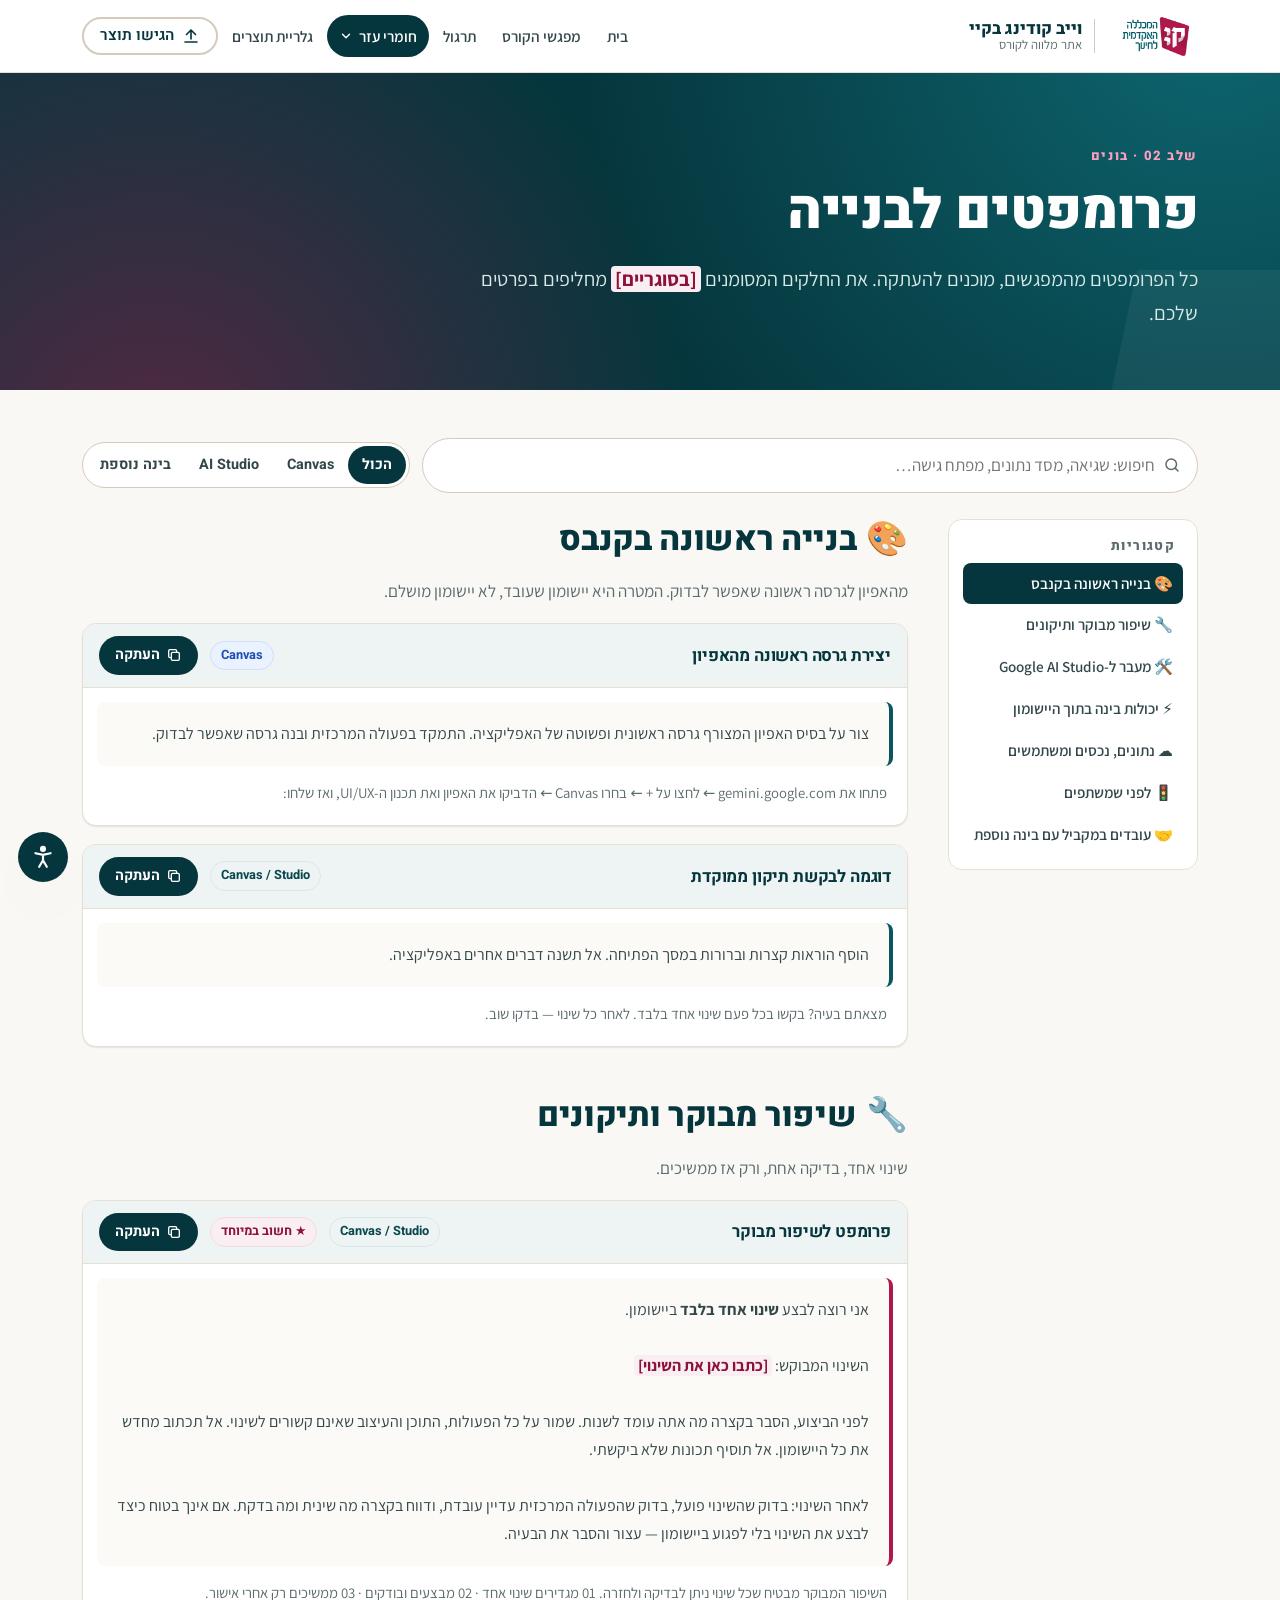
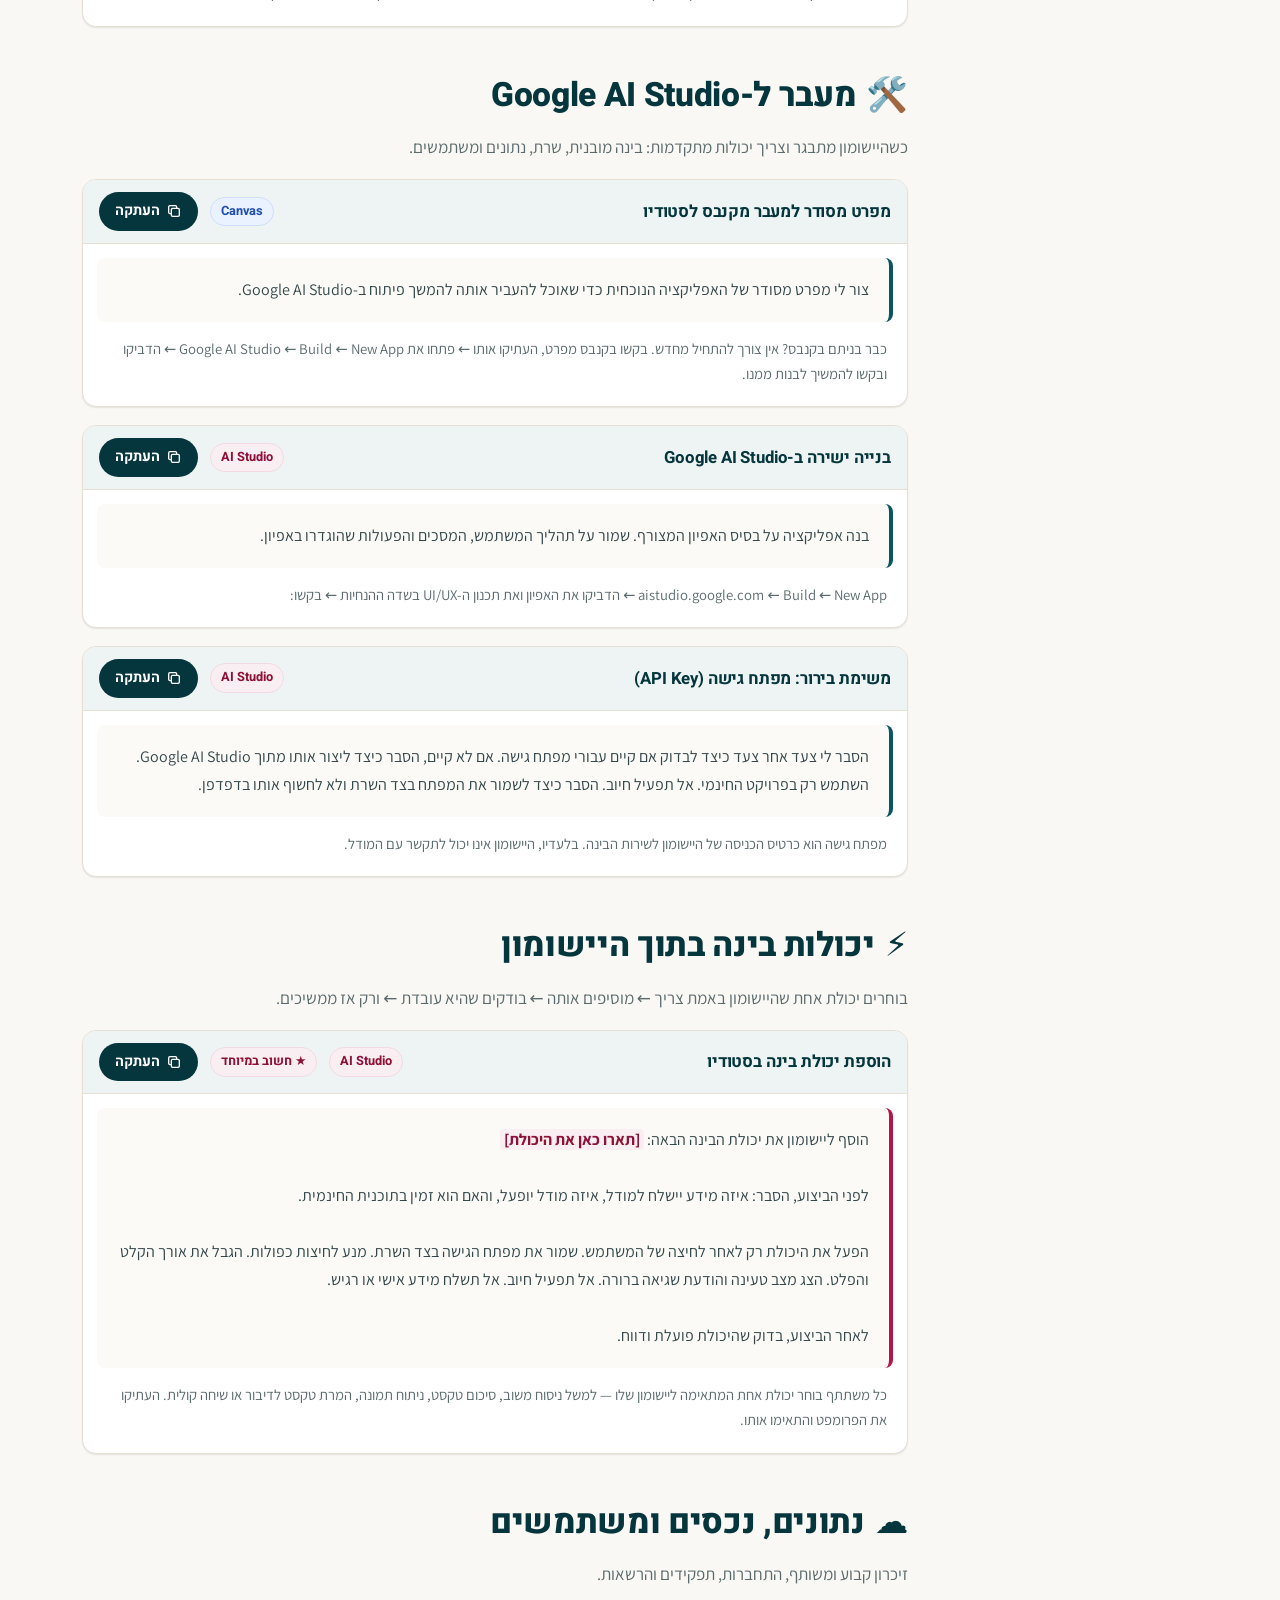
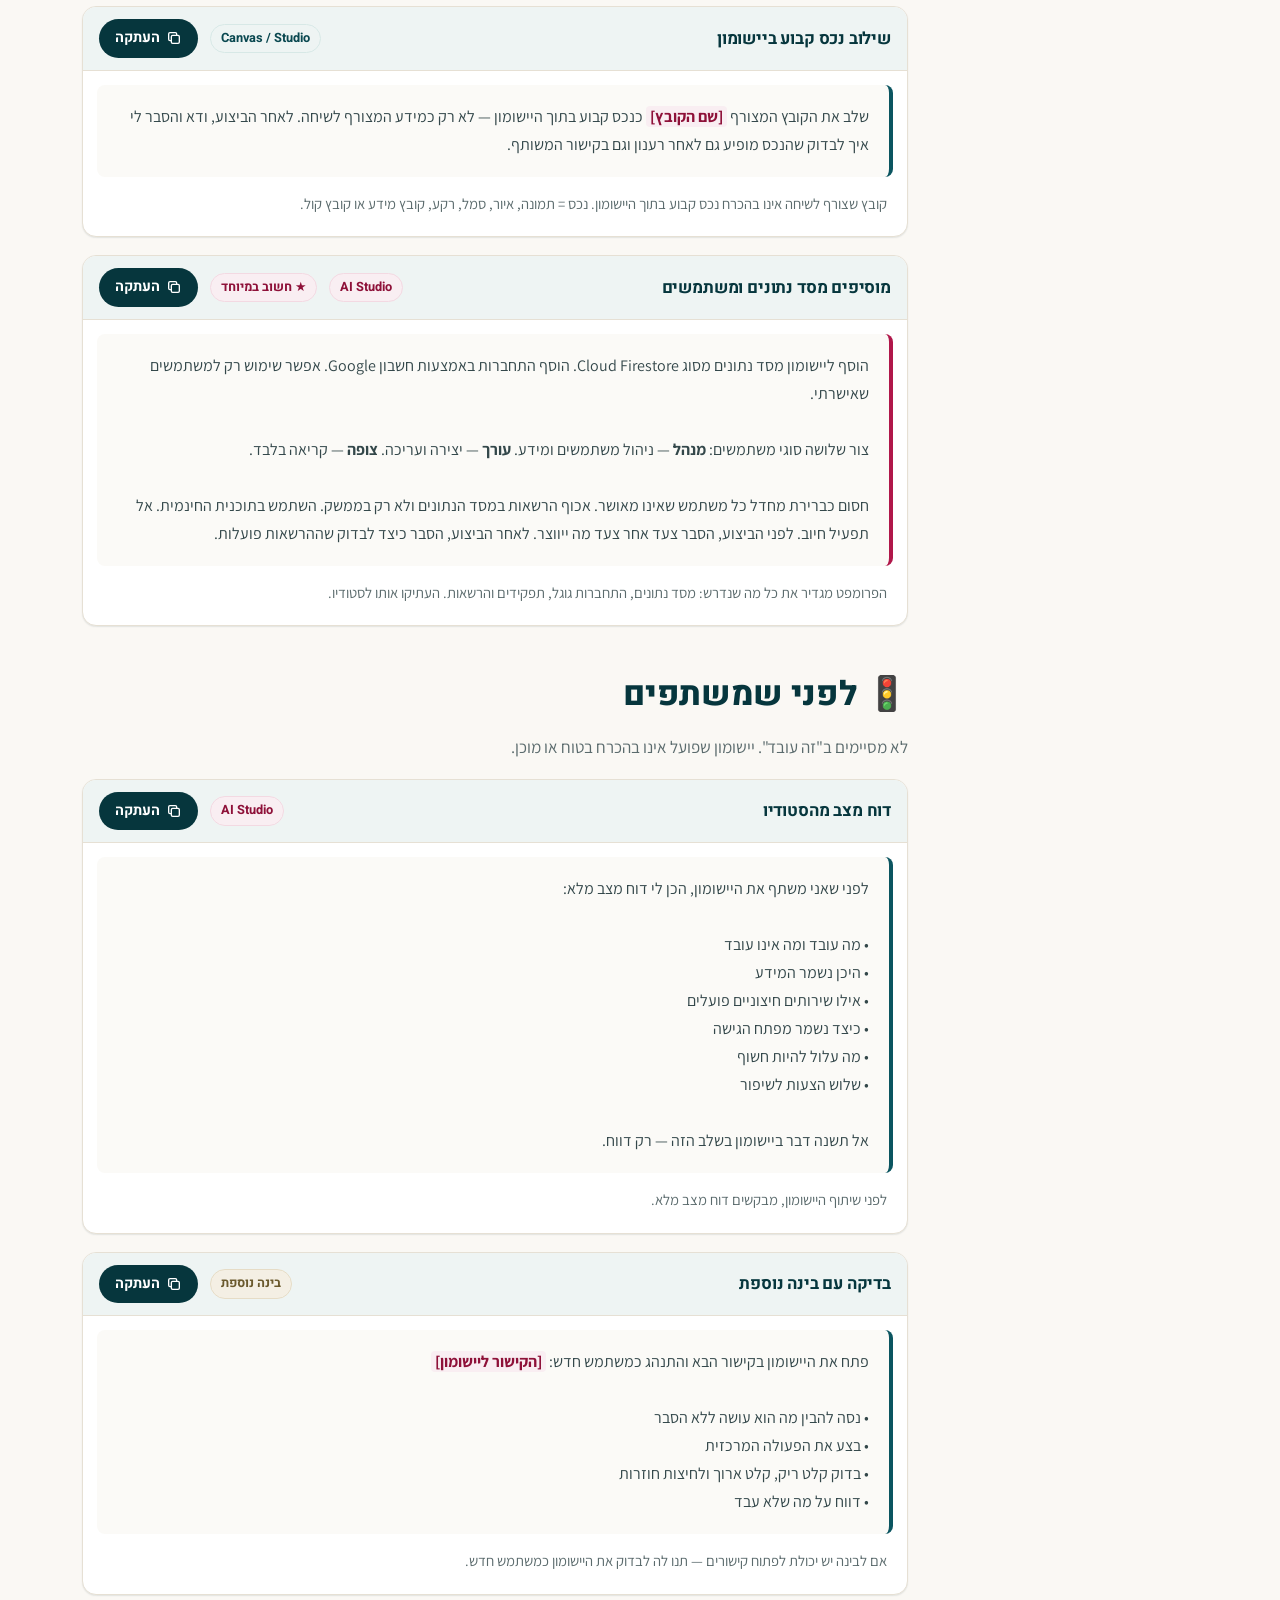
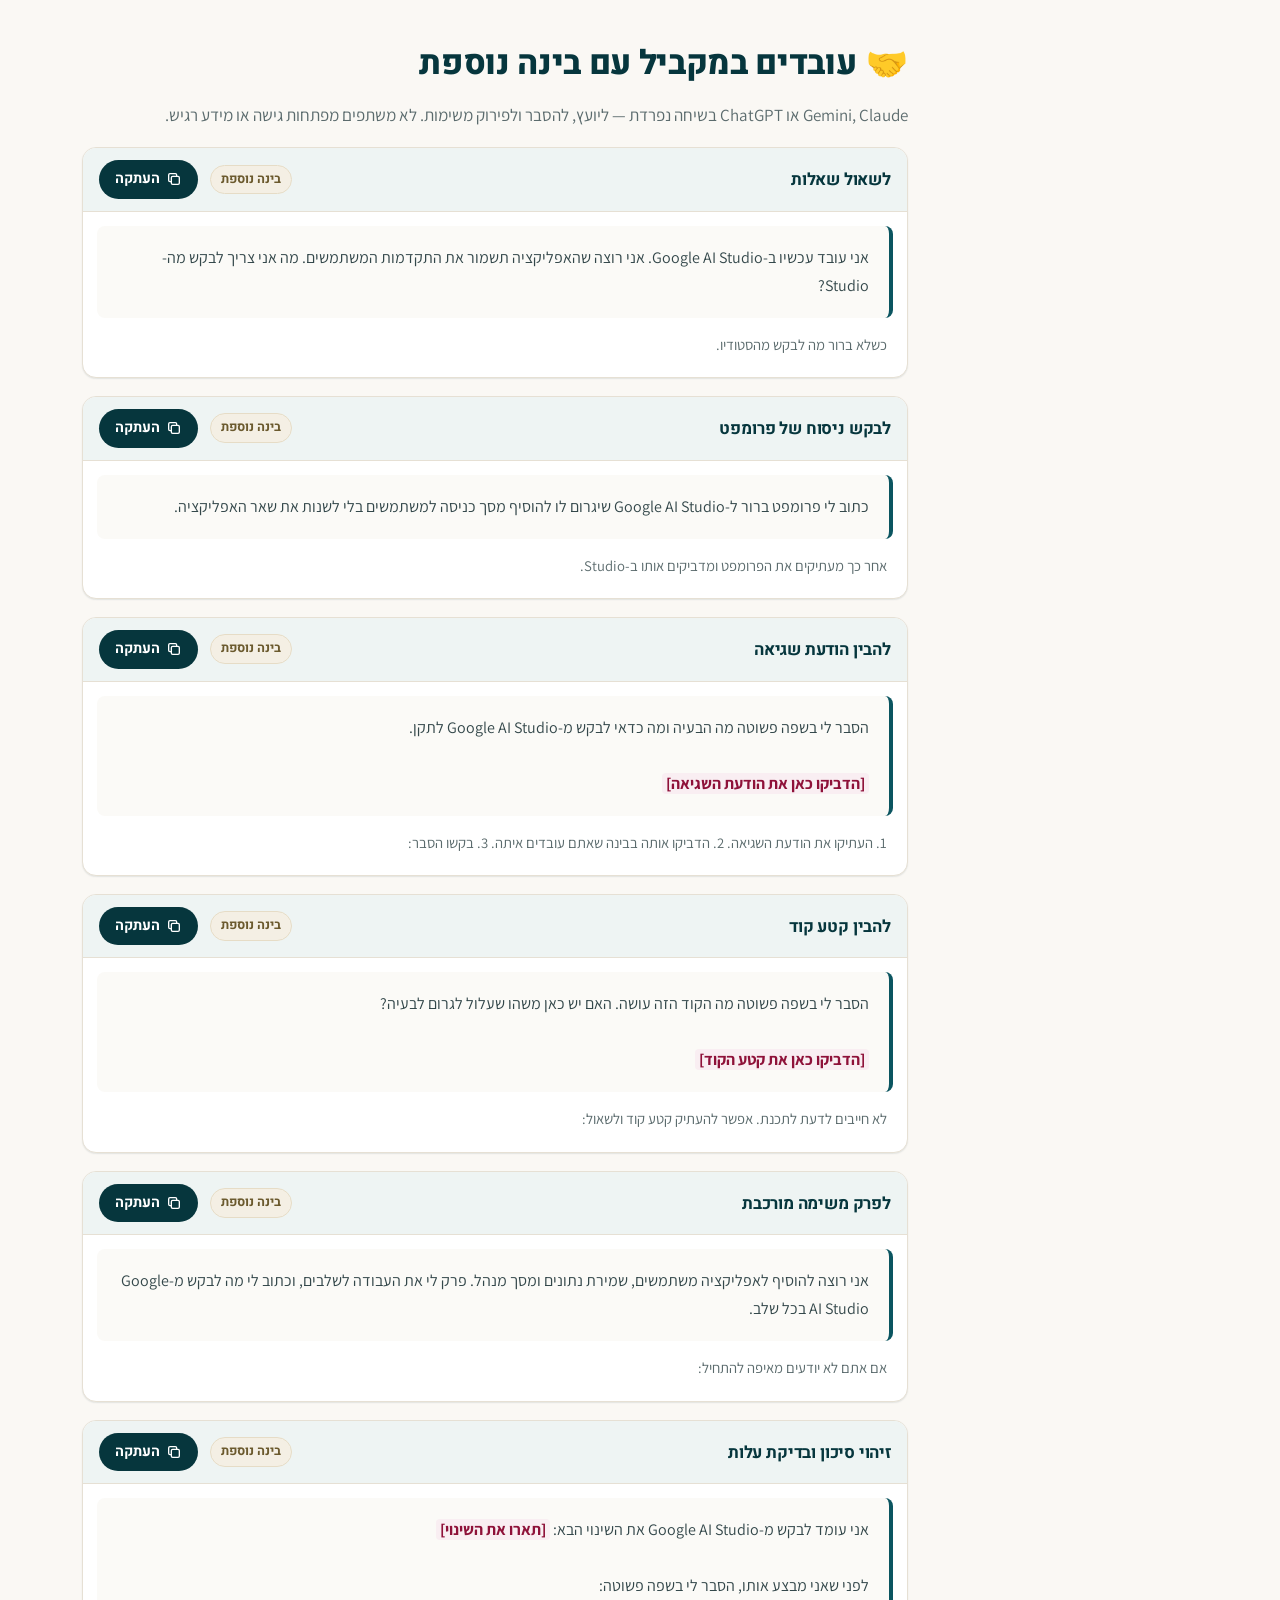
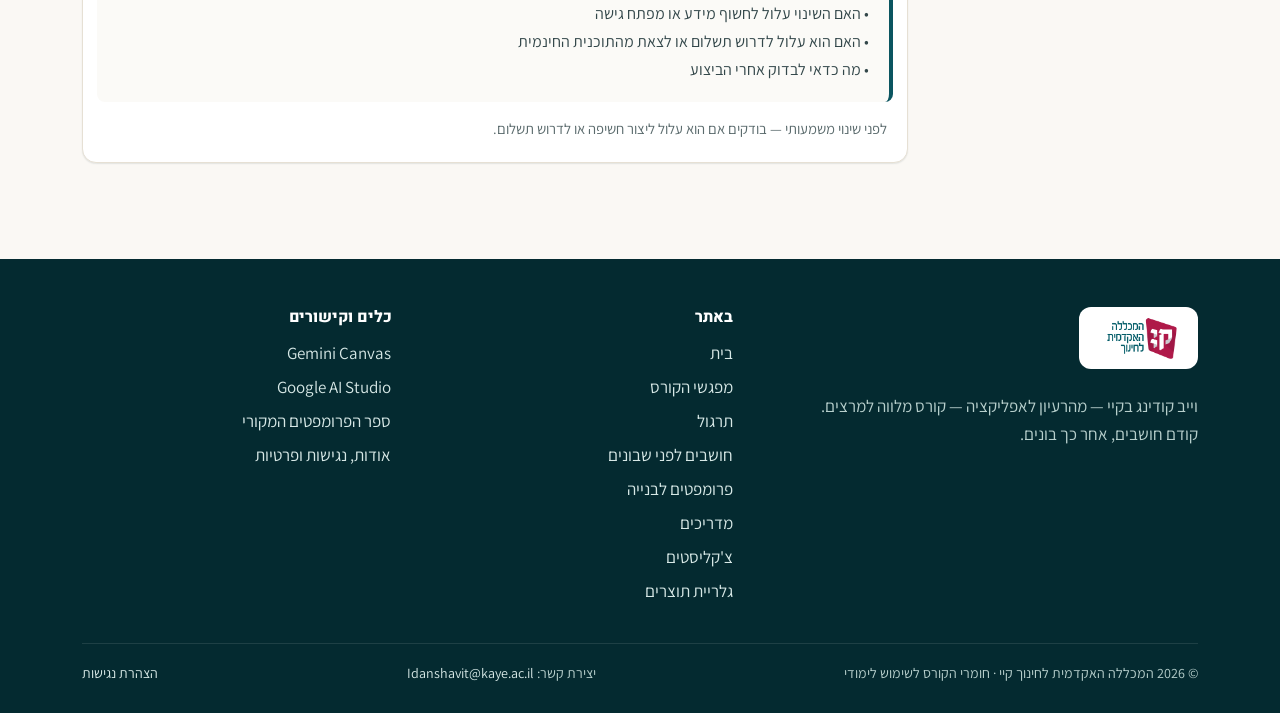
<file: build-prompts.html>
<!DOCTYPE html>
<html lang="he" dir="rtl">
<head>
<meta charset="utf-8">
<meta name="viewport" content="width=device-width, initial-scale=1">
<title>פרומפטים לבנייה — וייב קודינג בקיי</title>
<meta name="description" content="פרומפטים מוכנים להעתקה לבנייה ב-Gemini Canvas וב-Google AI Studio: שיפור מבוקר, יכולות בינה, מסד נתונים, דוח מצב ועבודה עם בינה נוספת.">
<link rel="icon" type="image/png" href="[data-uri]">
<link rel="preconnect" href="https://fonts.googleapis.com">
<link rel="preconnect" href="https://fonts.gstatic.com" crossorigin>
<link href="https://fonts.googleapis.com/css2?family=Assistant:wght@400;600;700&family=Heebo:wght@500;700;800;900&display=swap" rel="stylesheet">
<style>
/* =========================================================
   וייב קודינג בקיי — אתר מלווה לקורס
   מערכת עיצוב בהתאמה לשפה החזותית של המכללה האקדמית לחינוך קיי
   ========================================================= */

:root {
  --teal-950: #042a30;
  --teal-900: #06363d;
  --teal-800: #0a4850;
  --teal-700: #0b5560;
  --teal-600: #0e6b75;
  --teal-100: #d7e8e6;
  --teal-50: #eef4f3;
  --crimson: #b0174a;
  --crimson-700: #8e1139;
  --crimson-100: #f3d9e2;
  --crimson-50: #f9eef2;
  --paper: #faf8f4;
  --surface: #ffffff;
  --line: #e6e0d4;
  --line-strong: #d3cbbb;
  --ink: #1b2729;
  --ink-soft: #33474a;
  --muted: #5b6b6d;
  --success: #1f7a4d;

  --font-head: "Heebo", "Assistant", system-ui, sans-serif;
  --font-body: "Assistant", "Heebo", system-ui, sans-serif;

  --radius-sm: 8px;
  --radius: 14px;
  --radius-lg: 22px;
  --shadow-sm: 0 1px 2px rgba(6, 54, 61, .06), 0 1px 1px rgba(6, 54, 61, .04);
  --shadow: 0 6px 24px -8px rgba(6, 54, 61, .18), 0 2px 6px rgba(6, 54, 61, .06);
  --shadow-lg: 0 24px 60px -20px rgba(6, 54, 61, .35);

  --wrap: 1180px;
  --gutter: clamp(16px, 4vw, 32px);
  --fs-base: 1.0625rem;
}

/* ---------- reset ---------- */
*, *::before, *::after { box-sizing: border-box; }
html { -webkit-text-size-adjust: 100%; scroll-behavior: smooth; scroll-padding-top: 88px; }
body {
  margin: 0;
  font-family: var(--font-body);
  font-size: var(--fs-base);
  line-height: 1.7;
  color: var(--ink);
  background: var(--paper);
  overflow-x: hidden;
}
img, svg, video, iframe { max-width: 100%; display: block; }
h1, h2, h3, h4 { font-family: var(--font-head); line-height: 1.25; margin: 0 0 .5em; color: var(--teal-900); letter-spacing: -.01em; }
h1 { font-size: clamp(2rem, 5vw, 3.4rem); font-weight: 900; }
h2 { font-size: clamp(1.5rem, 3vw, 2.1rem); font-weight: 800; }
h3 { font-size: 1.2rem; font-weight: 700; }
p { margin: 0 0 1em; }
a { color: var(--teal-700); text-underline-offset: 3px; }
a:hover { color: var(--crimson); }
ul, ol { padding-inline-start: 1.3em; margin: 0 0 1em; }
li { margin-bottom: .3em; }
button { font: inherit; cursor: pointer; }
strong { font-weight: 700; }
.ltr { direction: ltr; unicode-bidi: isolate; display: inline-block; }

:focus-visible { outline: 3px solid var(--crimson); outline-offset: 3px; border-radius: 4px; }

.skip-link {
  position: absolute; inset-inline-start: 12px; top: -60px; z-index: 100;
  background: var(--teal-900); color: #fff; padding: 10px 16px; border-radius: var(--radius-sm);
  font-weight: 700; text-decoration: none;
}
.skip-link:focus { top: 12px; color: #fff; }

.visually-hidden { position: absolute !important; width: 1px; height: 1px; overflow: hidden; clip: rect(0 0 0 0); white-space: nowrap; }

.wrap { width: 100%; max-width: var(--wrap); margin-inline: auto; padding-inline: var(--gutter); }

/* ---------- header ---------- */
.site-header {
  position: sticky; top: 0; z-index: 50;
  background: rgba(255, 255, 255, .94);
  backdrop-filter: saturate(1.4) blur(10px);
  border-bottom: 1px solid var(--line);
}
.site-header .wrap { display: flex; align-items: center; gap: 20px; min-height: 72px; }
.brand { display: flex; align-items: center; gap: 12px; text-decoration: none; color: var(--teal-900); flex-shrink: 0; }
.brand img { height: 44px; width: auto; }
.brand-text { display: flex; flex-direction: column; line-height: 1.15; border-inline-start: 1px solid var(--line-strong); padding-inline-start: 12px; }
.brand-text b { font-family: var(--font-head); font-weight: 800; font-size: 1.05rem; }
.brand-text small { color: var(--muted); font-size: .8rem; }

.main-nav { margin-inline-start: auto; }
.main-nav ul { list-style: none; margin: 0; padding: 0; display: flex; gap: 2px; align-items: center; }
.main-nav li { margin: 0; }
.main-nav a {
  display: block; padding: 8px 12px; border-radius: 999px; text-decoration: none;
  color: var(--ink-soft); font-weight: 600; font-size: .96rem; white-space: nowrap;
}
.main-nav a:hover { background: var(--teal-50); color: var(--teal-900); }
.main-nav a[aria-current="page"] { background: var(--teal-900); color: #fff; }
.nav-cta { margin-inline-start: 6px; }
.nav-group { position: relative; }
.nav-group-btn {
  display: inline-flex; align-items: center; gap: 6px; padding: 8px 12px; border: 0; border-radius: 999px; background: none;
  font: inherit; font-weight: 600; font-size: .96rem; color: var(--ink-soft); white-space: nowrap; cursor: pointer;
}
.nav-group-btn:hover, .nav-group.open .nav-group-btn { background: var(--teal-50); color: var(--teal-900); }
.nav-group.has-current .nav-group-btn { background: var(--teal-900); color: #fff; }
.nav-group-btn svg { width: 14px; height: 14px; transition: transform .15s; }
.nav-group.open .nav-group-btn svg { transform: rotate(180deg); }
.main-nav .nav-sub {
  display: none; align-items: stretch; position: absolute; inset-inline-start: 0; top: calc(100% + 6px); z-index: 60; min-width: 220px;
  list-style: none; margin: 0; padding: 8px; flex-direction: column; gap: 2px; background: #fff;
  border: 1px solid var(--line); border-radius: 14px; box-shadow: var(--shadow);
}
.main-nav .nav-group.open .nav-sub { display: flex; }
.nav-sub a { border-radius: 10px; }
.main-nav a.btn { display: inline-flex; color: var(--teal-900); padding: 7px 16px; }
.main-nav a.btn:hover { background: var(--teal-50); color: var(--teal-900); }

.nav-toggle {
  display: none; margin-inline-start: auto; background: var(--teal-50); border: 1px solid var(--line);
  border-radius: 10px; width: 44px; height: 44px; align-items: center; justify-content: center; color: var(--teal-900);
}
.nav-toggle svg { width: 22px; height: 22px; }

@media (max-width: 1200px) {
  .nav-toggle { display: inline-flex; }
  .main-nav {
    position: fixed; inset: 72px 0 auto 0; background: #fff; border-bottom: 1px solid var(--line);
    box-shadow: var(--shadow); display: none; max-height: calc(100vh - 72px); overflow: auto;
  }
  .main-nav.open { display: block; }
  .main-nav ul { flex-direction: column; align-items: stretch; padding: 12px var(--gutter) 20px; gap: 4px; }
  .main-nav a { padding: 12px 14px; border-radius: 10px; font-size: 1.05rem; }
  .nav-cta { margin: 8px 0 0; }
  .nav-group-btn { display: flex; width: 100%; justify-content: space-between; padding: 12px 14px; border-radius: 10px; font-size: 1.05rem; }
  .main-nav .nav-sub { position: static; display: none; min-width: 0; border: 0; box-shadow: none; padding: 2px 0 6px; padding-inline-start: 14px; }
  .main-nav .nav-group.open .nav-sub { display: flex; }
  .nav-cta .btn { width: 100%; justify-content: center; }
}
@media (max-width: 420px) { .brand-text small { display: none; } .brand img { height: 38px; } }

/* ---------- buttons ---------- */
.btn {
  display: inline-flex; align-items: center; gap: 8px; border: 2px solid transparent;
  padding: 10px 20px; border-radius: 999px; font-weight: 700; text-decoration: none;
  font-family: var(--font-head); font-size: .98rem; line-height: 1.3; transition: transform .15s, background .15s, box-shadow .15s;
}
.btn:hover { transform: translateY(-1px); }
.btn-primary { background: var(--crimson); color: #fff; box-shadow: 0 6px 16px -6px rgba(176, 23, 74, .55); }
.btn-primary:hover { background: var(--crimson-700); color: #fff; }
.btn-teal { background: var(--teal-900); color: #fff; }
.btn-teal:hover { background: var(--teal-700); color: #fff; }
.btn-ghost { background: transparent; color: var(--teal-900); border-color: var(--line-strong); }
.btn-ghost:hover { background: var(--teal-50); color: var(--teal-900); }
.btn-light { background: #fff; color: var(--teal-900); }
.btn-light:hover { color: var(--crimson); }
.btn-outline-light { color: #fff; border-color: rgba(255,255,255,.45); background: transparent; }
.btn-outline-light:hover { background: rgba(255,255,255,.1); color: #fff; }
.btn-sm { padding: 6px 14px; font-size: .88rem; }
.btn svg { width: 18px; height: 18px; flex-shrink: 0; }

/* ---------- signature: skewed tag (from the Kaye logo) ---------- */
.tag {
  display: inline-block; position: relative; padding: 4px 14px; font-family: var(--font-head);
  font-weight: 800; font-size: .82rem; letter-spacing: .06em; color: #fff; z-index: 0;
}
.tag::before {
  content: ""; position: absolute; inset: 0; background: var(--crimson); transform: skewX(-12deg); z-index: -1; border-radius: 3px;
}
.tag.teal::before { background: var(--teal-700); }
.tag.soft { color: var(--crimson-700); }
.tag.soft::before { background: var(--crimson-50); }

.eyebrow { font-family: var(--font-head); font-weight: 800; color: var(--crimson); letter-spacing: .12em; font-size: .82rem; margin-bottom: 10px; display: block; }

/* ---------- page hero ---------- */
.page-hero {
  background: var(--teal-900);
  background-image:
    radial-gradient(circle at 12% 120%, rgba(176, 23, 74, .45), transparent 45%),
    radial-gradient(circle at 95% -20%, rgba(14, 107, 117, .9), transparent 50%);
  color: #fff; padding: clamp(40px, 7vw, 72px) 0 clamp(36px, 6vw, 60px); position: relative; overflow: hidden;
}
.page-hero::after {
  content: ""; position: absolute; inset-inline-start: -60px; bottom: -40px; width: 220px; height: 160px;
  background: rgba(255,255,255,.05); transform: skewX(-12deg);
}
.page-hero h1 { color: #fff; margin-bottom: .3em; }
.page-hero p.lead { font-size: clamp(1.05rem, 2vw, 1.25rem); color: #d7e8e6; max-width: 720px; margin: 0; }
.page-hero .eyebrow { color: #ff9fbf; }
.page-hero .hero-actions { margin-top: 24px; display: flex; flex-wrap: wrap; gap: 12px; }
.breadcrumbs { font-size: .9rem; color: #a9c9c6; margin-bottom: 14px; }
.breadcrumbs a { color: #d7e8e6; }

/* ---------- sections ---------- */
.section { padding: clamp(44px, 7vw, 84px) 0; }
.section.tight { padding: clamp(28px, 4vw, 48px) 0; }
.section.alt { background: #fff; border-block: 1px solid var(--line); }
.section-head { max-width: 760px; margin-bottom: 32px; }
.section-head p { color: var(--muted); font-size: 1.1rem; margin: 0; }
.bar-title { border-inline-start: 6px solid var(--teal-900); padding-inline-start: 14px; }

.grid { display: grid; gap: 20px; }
.grid-2 { grid-template-columns: repeat(auto-fit, minmax(min(100%, 420px), 1fr)); }
.grid-3 { grid-template-columns: repeat(auto-fit, minmax(min(100%, 300px), 1fr)); }
.grid-4 { grid-template-columns: repeat(auto-fit, minmax(min(100%, 240px), 1fr)); }

.card {
  background: var(--surface); border: 1px solid var(--line); border-radius: var(--radius-lg);
  padding: 24px; box-shadow: var(--shadow-sm);
}
.card h3 { margin-bottom: .4em; }
.card p:last-child, .card ul:last-child { margin-bottom: 0; }
.card.teal { background: var(--teal-50); border-color: var(--teal-100); }
.card.pink { background: var(--crimson-50); border-color: var(--crimson-100); }
.card.dark { background: var(--teal-900); color: #e3eeed; border-color: var(--teal-900); }
.card.dark h3, .card.dark h2 { color: #fff; }
a.card { text-decoration: none; color: inherit; display: block; transition: transform .18s, box-shadow .18s, border-color .18s; }
a.card:hover { transform: translateY(-3px); box-shadow: var(--shadow); border-color: var(--teal-100); color: inherit; }
.card .icon {
  width: 48px; height: 48px; border-radius: 12px; display: grid; place-items: center; font-size: 1.5rem;
  background: var(--teal-50); margin-bottom: 14px;
}
.card .more { font-weight: 700; color: var(--crimson); font-family: var(--font-head); font-size: .95rem; }

.muted { color: var(--muted); }
.small { font-size: .92rem; }

/* callouts */
.callout {
  border-radius: var(--radius); padding: 18px 22px; border: 1px solid var(--teal-100); background: var(--teal-50);
  border-inline-start: 5px solid var(--teal-700);
}
.callout.pink { background: var(--crimson-50); border-color: var(--crimson-100); border-inline-start-color: var(--crimson); }
.callout.dark { background: var(--teal-900); color: #e3eeed; border-color: var(--teal-900); border-inline-start-color: var(--crimson); }
.callout.dark strong { color: #fff; }
.callout p:last-child { margin-bottom: 0; }

/* check-list style ul */
ul.ticks { list-style: none; padding: 0; }
ul.ticks li { position: relative; padding-inline-start: 28px; }
ul.ticks li::before {
  content: ""; position: absolute; inset-inline-start: 0; top: .55em; width: 16px; height: 9px;
  border-left: 3px solid var(--teal-600); border-bottom: 3px solid var(--teal-600); transform: rotate(-45deg);
}
ul.dots { list-style: none; padding: 0; }
ul.dots li { position: relative; padding-inline-start: 20px; }
ul.dots li::before { content: ""; position: absolute; inset-inline-start: 2px; top: .7em; width: 8px; height: 8px; background: var(--crimson); transform: skewX(-12deg); }

/* numbered steps */
ol.steps { list-style: none; padding: 0; counter-reset: s; }
ol.steps > li { counter-increment: s; position: relative; padding-inline-start: 54px; margin-bottom: 18px; min-height: 40px; }
ol.steps > li::before {
  content: counter(s); position: absolute; inset-inline-start: 0; top: -2px; width: 38px; height: 38px; border-radius: 50%;
  background: var(--teal-900); color: #fff; display: grid; place-items: center; font-family: var(--font-head); font-weight: 800;
}

/* ---------- path (course journey) ---------- */
.path { display: grid; grid-template-columns: repeat(4, 1fr); gap: 0; position: relative; }
.path-step {
  position: relative; padding: 26px 22px 24px; background: #fff; border: 1px solid var(--line); text-decoration: none; color: inherit;
  transition: background .2s;
}
.path-step:first-child { border-radius: 0 var(--radius-lg) var(--radius-lg) 0; }
.path-step:last-child { border-radius: var(--radius-lg) 0 0 var(--radius-lg); }
.path-step + .path-step { border-inline-start: 0; }
.path-step:hover { background: var(--teal-50); color: inherit; }
.path-step .num {
  font-family: var(--font-head); font-weight: 900; font-size: 2.6rem; line-height: 1; color: var(--teal-100);
  display: block; margin-bottom: 8px;
}
.path-step:hover .num { color: var(--crimson); }
.path-step h3 { font-size: 1.35rem; margin-bottom: 4px; }
.path-step p { color: var(--muted); font-size: .96rem; margin: 0 0 10px; }
.path-step .links { font-size: .9rem; font-weight: 700; color: var(--crimson); font-family: var(--font-head); }
.path-step:not(:last-child)::after {
  content: "←"; position: absolute; top: 50%; inset-inline-end: -16px; width: 30px; height: 30px; border-radius: 50%;
  background: var(--crimson); color: #fff; display: grid; place-items: center; font-weight: 900; font-size: .95rem;
  transform: translateY(-50%); z-index: 2; box-shadow: 0 0 0 4px var(--paper);
}
@media (max-width: 860px) {
  .path { grid-template-columns: 1fr 1fr; gap: 12px; }
  .path-step, .path-step:first-child, .path-step:last-child { border-radius: var(--radius); border: 1px solid var(--line) !important; }
  .path-step::after { display: none; }
}
@media (max-width: 480px) { .path { grid-template-columns: 1fr; } }

/* ---------- home hero ---------- */
.home-hero { background: var(--teal-900); color: #fff; position: relative; overflow: hidden; }
.home-hero .wrap { display: grid; grid-template-columns: 1.25fr .9fr; gap: 48px; align-items: center; padding-block: clamp(48px, 8vw, 96px); position: relative; z-index: 1; }
.home-hero h1 { color: #fff; font-size: clamp(2.3rem, 6vw, 4.2rem); margin-bottom: 18px; }
.home-hero h1 .hl { position: relative; display: inline-block; z-index: 0; padding-inline: 10px; }
.home-hero h1 .hl::before { content: ""; position: absolute; inset: 8% -2px 4%; background: var(--crimson); transform: skewX(-12deg); z-index: -1; border-radius: 4px; }
.home-hero .lead { font-size: clamp(1.1rem, 2.2vw, 1.35rem); color: #cfe3e1; max-width: 560px; }
.home-hero .bg-shape { position: absolute; inset-inline-start: -8%; top: -30%; width: 55%; height: 160%; background: linear-gradient(160deg, rgba(14,107,117,.55), rgba(14,107,117,0)); transform: skewX(-12deg); }
.hero-panel {
  background: rgba(255,255,255,.06); border: 1px solid rgba(255,255,255,.14); border-radius: var(--radius-lg); padding: 26px;
  backdrop-filter: blur(6px);
}
.hero-panel h2 { color: #fff; font-size: 1.15rem; margin-bottom: 14px; }
.principle { display: flex; flex-wrap: wrap; align-items: center; gap: 8px; margin: 0; padding: 0; list-style: none; }
.principle li { margin: 0; background: rgba(255,255,255,.1); border-radius: 999px; padding: 6px 14px; font-weight: 700; font-family: var(--font-head); font-size: .95rem; }
.principle li.arrow { background: none; padding: 0; color: #ff9fbf; }
.hero-panel .quote { margin: 20px 0 0; font-size: .95rem; color: #bcd6d3; border-top: 1px solid rgba(255,255,255,.14); padding-top: 16px; }
@media (max-width: 900px) { .home-hero .wrap { grid-template-columns: 1fr; gap: 28px; } }

/* ---------- prompt box ---------- */
.prompt {
  background: var(--surface); border: 1px solid var(--line); border-radius: var(--radius); overflow: hidden; box-shadow: var(--shadow-sm);
}
.prompt-head { display: flex; align-items: center; gap: 12px; padding: 12px 16px; background: var(--teal-50); border-bottom: 1px solid var(--line); flex-wrap: wrap; }
.prompt-head h3, .prompt-head h4 { margin: 0; font-size: 1.05rem; flex: 1; min-width: 180px; }
.prompt-body {
  padding: 18px 20px; white-space: pre-wrap; font-size: 1rem; line-height: 1.75; color: var(--ink-soft);
  border-inline-start: 4px solid var(--teal-700); margin: 14px; background: #fbfaf7; border-radius: var(--radius-sm);
  max-height: 420px; overflow: auto;
}
.ph { background: var(--crimson-50); color: var(--crimson-700); border-radius: 4px; padding: 0 4px; font-weight: 700; }
.prompt.pink .prompt-body { border-inline-start-color: var(--crimson); }
.prompt-meta { padding: 0 20px 16px; color: var(--muted); font-size: .92rem; }
.prompt-meta p { margin: 0 0 .3em; }

.copy-btn {
  display: inline-flex; align-items: center; gap: 6px; border: 0; background: var(--teal-900); color: #fff; border-radius: 999px;
  padding: 7px 16px; font-weight: 700; font-family: var(--font-head); font-size: .9rem; transition: background .15s;
}
.copy-btn:hover { background: var(--crimson); }
.copy-btn svg { width: 16px; height: 16px; }
.copy-btn.done { background: var(--success); }

.chip {
  display: inline-flex; align-items: center; gap: 4px; padding: 3px 10px; border-radius: 999px; font-size: .8rem; font-weight: 700;
  background: #fff; border: 1px solid var(--line); color: var(--ink-soft); font-family: var(--font-head); white-space: nowrap;
}
.chip.canvas { background: #eaf1ff; border-color: #cfdcfa; color: #1f4fb3; }
.chip.studio { background: var(--crimson-50); border-color: var(--crimson-100); color: var(--crimson-700); }
.chip.any { background: var(--teal-50); border-color: var(--teal-100); color: var(--teal-800); }
.chip.ext { background: #f4efe4; border-color: #e6dcc6; color: #6b5a2e; }

/* ---------- toolbar / filters ---------- */
.toolbar { display: flex; flex-wrap: wrap; gap: 12px; align-items: center; margin-bottom: 26px; }
.search {
  flex: 1 1 260px; display: flex; align-items: center; gap: 8px; background: #fff; border: 1px solid var(--line-strong);
  border-radius: 999px; padding: 4px 16px;
}
.search input { border: 0; outline: 0; flex: 1; font: inherit; padding: 8px 0; background: transparent; min-width: 0; }
.search:focus-within { border-color: var(--teal-700); box-shadow: 0 0 0 3px var(--teal-100); }
.search svg { width: 18px; height: 18px; color: var(--muted); }
.seg { display: inline-flex; background: #fff; border: 1px solid var(--line-strong); border-radius: 999px; padding: 3px; flex-wrap: wrap; }
.seg button { border: 0; background: transparent; padding: 7px 14px; border-radius: 999px; font-weight: 700; color: var(--ink-soft); font-family: var(--font-head); font-size: .9rem; }
.seg button[aria-pressed="true"] { background: var(--teal-900); color: #fff; }
.seg button:hover:not([aria-pressed="true"]) { background: var(--teal-50); }

/* ---------- category nav (prompts / guides) ---------- */
.layout-side { display: grid; grid-template-columns: 250px 1fr; gap: 40px; align-items: start; }
.side-nav { position: sticky; top: 96px; background: #fff; border: 1px solid var(--line); border-radius: var(--radius); padding: 14px; }
.side-nav h2 { font-size: .85rem; letter-spacing: .1em; color: var(--muted); margin: 4px 8px 8px; }
.side-nav ul { list-style: none; margin: 0; padding: 0; }
.side-nav li { margin: 0; }
.side-nav a { display: block; padding: 8px 10px; border-radius: 8px; text-decoration: none; color: var(--ink-soft); font-weight: 600; font-size: .95rem; }
.side-nav a:hover, .side-nav a.active { background: var(--teal-50); color: var(--teal-900); }
@media (max-width: 900px) {
  .layout-side { grid-template-columns: 1fr; gap: 20px; }
  .side-nav { position: static; }
  .side-nav ul { display: flex; flex-wrap: wrap; gap: 6px; }
  .side-nav a { background: var(--teal-50); border-radius: 999px; padding: 6px 12px; font-size: .88rem; }
}
.cat-block { margin-bottom: 48px; }
.cat-block > h2 { display: flex; align-items: center; gap: 10px; }
.cat-block > p { color: var(--muted); }
.stack { display: grid; gap: 18px; }

/* ---------- prompt book wizard ---------- */
.track-pick { display: grid; grid-template-columns: 1fr 1fr; gap: 16px; }
.track-btn {
  text-align: start; background: #fff; border: 2px solid var(--line); border-radius: var(--radius-lg); padding: 20px 22px;
  display: flex; gap: 14px; align-items: flex-start; transition: border-color .15s, box-shadow .15s; color: inherit;
}
.track-btn .ti { font-size: 2rem; line-height: 1; }
.track-btn b { font-family: var(--font-head); font-size: 1.2rem; color: var(--teal-900); display: block; }
.track-btn span.q { color: var(--muted); font-size: .95rem; }
.track-btn[aria-pressed="true"] { border-color: var(--teal-900); box-shadow: 0 0 0 4px var(--teal-100); }
.track-btn:hover { border-color: var(--teal-600); }
@media (max-width: 640px) { .track-pick { grid-template-columns: 1fr; } }

.stepper { list-style: none; margin: 28px 0 24px; padding: 0; display: grid; grid-template-columns: repeat(7, 1fr); gap: 6px; }
.stepper li { margin: 0; }
.stepper button {
  width: 100%; border: 1px solid var(--line); background: #fff; border-radius: 12px; padding: 10px 6px 8px;
  display: flex; flex-direction: column; align-items: center; gap: 2px; color: var(--ink-soft); position: relative;
}
.stepper .n { font-family: var(--font-head); font-weight: 900; font-size: 1.2rem; color: var(--teal-700); }
.stepper .l { font-size: .8rem; font-weight: 700; line-height: 1.2; text-align: center; }
.stepper button[aria-current="step"] { background: var(--teal-900); border-color: var(--teal-900); color: #fff; }
.stepper button[aria-current="step"] .n { color: #ff9fbf; }
.stepper button.done::after {
  content: "✓"; position: absolute; top: -7px; inset-inline-end: -5px; width: 20px; height: 20px; border-radius: 50%;
  background: var(--success); color: #fff; font-size: .72rem; display: grid; place-items: center; font-weight: 900;
}
@media (max-width: 720px) {
  .stepper { grid-template-columns: repeat(7, minmax(44px, 1fr)); gap: 4px; }
  .stepper .l { display: none; }
}
.step-panel { display: grid; grid-template-columns: 1fr 300px; gap: 24px; align-items: start; }
@media (max-width: 960px) { .step-panel { grid-template-columns: 1fr; } }
.step-aside { display: grid; gap: 14px; }
.step-title { display: flex; align-items: baseline; gap: 12px; flex-wrap: wrap; margin-bottom: 14px; }
.step-title h2 { margin: 0; }
.step-nav { display: flex; justify-content: space-between; gap: 12px; margin-top: 20px; flex-wrap: wrap; }
.progress { height: 8px; background: var(--teal-100); border-radius: 999px; overflow: hidden; }
.progress > span { display: block; height: 100%; background: var(--crimson); border-radius: 999px; transition: width .3s; }
.check-row { display: flex; align-items: center; gap: 10px; font-weight: 700; cursor: pointer; }
.check-row input { width: 20px; height: 20px; accent-color: var(--teal-900); }

/* floating helper (slow-down prompt) */
.fab {
  position: fixed; inset-inline-start: 18px; bottom: 18px; z-index: 40; background: var(--crimson); color: #fff; border: 0;
  border-radius: 999px; padding: 12px 18px; font-weight: 800; font-family: var(--font-head); box-shadow: var(--shadow-lg);
  display: inline-flex; gap: 8px; align-items: center;
}
.fab:hover { background: var(--crimson-700); }

/* ---------- dialog ---------- */
dialog {
  border: 0; border-radius: var(--radius-lg); padding: 0; width: min(760px, calc(100vw - 24px)); max-height: calc(100vh - 40px);
  box-shadow: var(--shadow-lg); color: var(--ink);
}
dialog::backdrop { background: rgba(4, 42, 48, .6); backdrop-filter: blur(2px); }
.dialog-head { display: flex; align-items: center; justify-content: space-between; gap: 12px; padding: 18px 22px; border-bottom: 1px solid var(--line); background: var(--teal-50); position: sticky; top: 0; z-index: 1; }
.dialog-head h2 { margin: 0; font-size: 1.3rem; }
.dialog-body { padding: 22px; }
.icon-btn { border: 1px solid var(--line); background: #fff; width: 40px; height: 40px; border-radius: 50%; display: grid; place-items: center; color: var(--teal-900); flex-shrink: 0; }
.icon-btn:hover { background: var(--crimson-50); color: var(--crimson); }
.icon-btn svg { width: 18px; height: 18px; }

/* ---------- video ---------- */
.video {
  position: relative; aspect-ratio: 16 / 9; border-radius: var(--radius); overflow: hidden; background: var(--teal-950); box-shadow: var(--shadow);
}
.video button { position: absolute; inset: 0; border: 0; padding: 0; background: transparent; width: 100%; height: 100%; }
.video img { width: 100%; height: 100%; object-fit: cover; opacity: .85; transition: opacity .2s, transform .4s; }
.video button:hover img { opacity: 1; transform: scale(1.02); }
.video .play {
  position: absolute; top: 50%; left: 50%; transform: translate(-50%, -50%); width: 74px; height: 74px; border-radius: 50%;
  background: var(--crimson); display: grid; place-items: center; box-shadow: 0 8px 30px rgba(0,0,0,.4);
}
.video .play svg { width: 30px; height: 30px; fill: #fff; margin-left: 4px; }
.video iframe { position: absolute; inset: 0; width: 100%; height: 100%; border: 0; }

/* ---------- session cards ---------- */
.session { display: grid; grid-template-columns: 1.1fr 1fr; gap: 36px; align-items: start; }
@media (max-width: 900px) { .session { grid-template-columns: 1fr; } }
.session + .session { margin-top: 64px; padding-top: 64px; border-top: 1px dashed var(--line-strong); }
.session-num { font-family: var(--font-head); font-weight: 900; color: var(--crimson); font-size: 1rem; letter-spacing: .1em; }
.resource-list { list-style: none; padding: 0; margin: 18px 0 0; display: grid; gap: 10px; }
.resource-list li { margin: 0; }
.resource-list a {
  display: flex; align-items: center; gap: 12px; padding: 12px 14px; border: 1px solid var(--line); border-radius: 12px; background: #fff;
  text-decoration: none; color: var(--ink); font-weight: 600;
}
.resource-list a:hover { border-color: var(--teal-600); background: var(--teal-50); color: var(--teal-900); }
.resource-list .ri { width: 36px; height: 36px; border-radius: 9px; display: grid; place-items: center; background: var(--crimson-50); font-size: 1.1rem; flex-shrink: 0; }
.resource-list small { display: block; color: var(--muted); font-weight: 400; }

.agenda { list-style: none; padding: 0; margin: 0; display: grid; grid-template-columns: repeat(auto-fit, minmax(min(100%, 200px), 1fr)); gap: 10px; }
.agenda li { margin: 0; background: #fff; border: 1px solid var(--line); border-radius: 12px; padding: 12px 14px; }
.agenda b { display: block; font-family: var(--font-head); color: var(--teal-900); }
.agenda .n { font-family: var(--font-head); font-weight: 900; color: var(--crimson); font-size: .85rem; }
.agenda span.d { color: var(--muted); font-size: .92rem; }

/* ---------- comparison ---------- */
.compare { display: grid; grid-template-columns: 1fr 1fr; gap: 0; border-radius: var(--radius-lg); overflow: hidden; border: 1px solid var(--line); }
.compare > div { padding: 26px; background: #fff; }
.compare > div + div { border-inline-start: 1px solid var(--line); }
.compare h3 { display: flex; align-items: center; gap: 8px; }
.compare .canvas-col { background: #f5f8ff; }
.compare .studio-col { background: var(--crimson-50); }
.compare .foot { grid-column: 1 / -1; background: var(--teal-900); color: #e3eeed; text-align: center; padding: 16px; }
.compare .foot strong { color: #fff; }
@media (max-width: 700px) { .compare { grid-template-columns: 1fr; } .compare > div + div { border-inline-start: 0; border-top: 1px solid var(--line); } }

.roles { display: grid; grid-template-columns: repeat(3, 1fr); gap: 12px; }
.roles > div { text-align: center; background: #fff; border: 1px solid var(--line); border-radius: var(--radius); padding: 18px 12px; }
.roles .e { font-size: 1.8rem; }
.roles span.small { display: block; }
.roles b { display: block; font-family: var(--font-head); color: var(--teal-900); font-size: 1.1rem; }
@media (max-width: 560px) { .roles { grid-template-columns: 1fr; } }

.flow { display: flex; flex-wrap: wrap; gap: 8px; align-items: center; list-style: none; padding: 0; margin: 0; }
.flow li { margin: 0; background: #fff; border: 1px solid var(--line); border-radius: 999px; padding: 6px 14px; font-weight: 700; font-family: var(--font-head); color: var(--teal-900); font-size: .95rem; }
.flow li.arrow { border: 0; background: none; padding: 0; color: var(--crimson); }
.card.dark .flow li { background: rgba(255,255,255,.08); border-color: rgba(255,255,255,.18); color: #fff; }

/* ---------- checklists ---------- */
.checklist { list-style: none; padding: 0; margin: 0; }
.checklist li { margin: 0; border-bottom: 1px solid var(--line); }
.checklist li:last-child { border-bottom: 0; }
.checklist label { display: flex; gap: 12px; align-items: flex-start; padding: 11px 4px; cursor: pointer; }
.checklist input { width: 22px; height: 22px; margin-top: 3px; accent-color: var(--teal-900); flex-shrink: 0; }
.checklist input:checked + span { color: var(--muted); text-decoration: line-through; text-decoration-color: var(--crimson); }
.cl-head { display: flex; align-items: center; gap: 12px; justify-content: space-between; flex-wrap: wrap; margin-bottom: 8px; }
.cl-head h3 { margin: 0; }
.cl-count { font-family: var(--font-head); font-weight: 800; color: var(--teal-700); font-size: .9rem; }
.cl-card .progress { margin: 6px 0 12px; }
.link-btn { border: 0; background: none; color: var(--muted); text-decoration: underline; font-size: .88rem; padding: 4px; }
.link-btn:hover { color: var(--crimson); }

.timer { display: flex; flex-wrap: wrap; align-items: center; gap: 16px; }
.timer-display { font-family: var(--font-head); font-weight: 900; font-size: 3rem; color: var(--teal-900); font-variant-numeric: tabular-nums; min-width: 150px; direction: ltr; }
.timer-display.low { color: var(--crimson); }
.timer-phases { display: flex; gap: 6px; flex-wrap: wrap; }
.timer-phases span { padding: 4px 12px; border-radius: 999px; background: var(--teal-50); font-weight: 700; font-size: .88rem; color: var(--teal-800); font-family: var(--font-head); }
.timer-phases span.on { background: var(--crimson); color: #fff; }
textarea, input[type="text"], input[type="url"] {
  width: 100%; font: inherit; border: 1px solid var(--line-strong); border-radius: 10px; padding: 10px 12px; background: #fff; color: var(--ink);
}
textarea:focus, input[type="text"]:focus { outline: 0; border-color: var(--teal-700); box-shadow: 0 0 0 3px var(--teal-100); }
.field { margin-bottom: 14px; }
.field label { display: block; font-weight: 700; margin-bottom: 4px; color: var(--teal-900); font-family: var(--font-head); }

/* ---------- gallery ---------- */
.gallery { display: grid; grid-template-columns: repeat(auto-fill, minmax(min(100%, 300px), 1fr)); gap: 22px; }
.project {
  background: #fff; border: 1px solid var(--line); border-radius: var(--radius-lg); overflow: hidden; display: flex; flex-direction: column;
  transition: transform .18s, box-shadow .18s; text-align: start; padding: 0; color: inherit; width: 100%;
}
.project:hover { transform: translateY(-4px); box-shadow: var(--shadow); }
.project .thumb { aspect-ratio: 16 / 10; background: var(--teal-900); position: relative; overflow: hidden; }
.project .thumb img { width: 100%; height: 100%; object-fit: cover; }
.project .thumb .ph-art {
  position: absolute; inset: 0; display: grid; place-items: center; color: #fff; font-family: var(--font-head); font-weight: 900;
  font-size: 2.6rem; letter-spacing: .02em;
}
.project .thumb .ph-art::before { content: ""; position: absolute; inset-inline-end: -10%; top: -20%; width: 55%; height: 140%; background: rgba(255,255,255,.08); transform: skewX(-12deg); }
.project .thumb .badges { position: absolute; top: 12px; inset-inline-start: 12px; display: flex; gap: 6px; }
.project .body { padding: 18px 20px 20px; display: flex; flex-direction: column; gap: 6px; flex: 1; }
.project h3 { margin: 0; font-size: 1.15rem; }
.project .by { color: var(--muted); font-size: .9rem; }
.project .desc { color: var(--ink-soft); font-size: .97rem; margin: 4px 0 8px; display: -webkit-box; -webkit-line-clamp: 3; -webkit-box-orient: vertical; overflow: hidden; }
.project .foot { margin-top: auto; display: flex; gap: 6px; flex-wrap: wrap; }
.sample-badge { background: #fff4d6; color: #7a5a00; border: 1px solid #f0dc9c; }
.empty { text-align: center; padding: 48px 20px; color: var(--muted); border: 2px dashed var(--line-strong); border-radius: var(--radius-lg); }
.detail-grid { display: grid; gap: 16px; }
.detail-grid dt { font-family: var(--font-head); font-weight: 800; color: var(--teal-900); font-size: .95rem; }
.detail-grid dd { margin: 2px 0 0; color: var(--ink-soft); white-space: pre-wrap; }
.detail-shot { border-radius: var(--radius); overflow: hidden; border: 1px solid var(--line); margin-bottom: 18px; }

.submit-band { display: grid; grid-template-columns: 1.3fr 1fr; gap: 32px; align-items: center; }
@media (max-width: 860px) { .submit-band { grid-template-columns: 1fr; } }

/* ---------- toast ---------- */
.toast {
  position: fixed; bottom: 24px; left: 50%; transform: translate(-50%, 30px); background: var(--teal-900); color: #fff; padding: 12px 22px;
  border-radius: 999px; font-weight: 700; box-shadow: var(--shadow-lg); opacity: 0; pointer-events: none; transition: .25s; z-index: 200;
}
.toast.show { opacity: 1; transform: translate(-50%, 0); }

/* ---------- a11y panel ---------- */
.a11y-btn {
  position: fixed; inset-inline-end: 18px; bottom: 18px; z-index: 45; width: 50px; height: 50px; border-radius: 50%; border: 0;
  background: var(--teal-900); color: #fff; box-shadow: var(--shadow-lg); display: grid; place-items: center;
}
.a11y-btn svg { width: 26px; height: 26px; }
.a11y-panel {
  position: fixed; inset-inline-end: 18px; bottom: 78px; z-index: 45; background: #fff; border: 1px solid var(--line); border-radius: var(--radius);
  box-shadow: var(--shadow-lg); padding: 14px; width: 250px; display: none;
}
.a11y-panel.open { display: block; }
.a11y-panel h2 { font-size: 1rem; margin: 0 0 10px; }
.a11y-panel button { display: flex; width: 100%; text-align: start; border: 1px solid var(--line); background: var(--paper); border-radius: 8px; padding: 8px 10px; margin-bottom: 6px; font-weight: 600; color: var(--ink); }
.a11y-panel button[aria-pressed="true"] { background: var(--teal-900); color: #fff; border-color: var(--teal-900); }
.a11y-panel a { font-size: .88rem; }

html.a11y-big { font-size: 118%; }
html.a11y-links a { text-decoration: underline !important; outline: 1px dashed currentColor; }
html.a11y-contrast { --muted: #2a3638; --ink-soft: #111; --line: #8a9a9c; --line-strong: #5d6d6f; }
html.a11y-contrast body { background: #fff; }
html.a11y-readable { --font-body: Arial, sans-serif; --font-head: Arial, sans-serif; }
html.a11y-readable body { letter-spacing: .02em; word-spacing: .08em; }

/* ---------- footer ---------- */
.site-footer { background: var(--teal-950); color: #b7cfcc; padding: 48px 0 28px; margin-top: 0; }
.site-footer .cols { display: grid; grid-template-columns: 1.4fr 1fr 1fr; gap: 32px; }
.site-footer h2 { color: #fff; font-size: 1rem; margin-bottom: 12px; }
.site-footer ul { list-style: none; padding: 0; margin: 0; }
.site-footer a { color: #d7e8e6; text-decoration: none; }
.site-footer a:hover { color: #ff9fbf; text-decoration: underline; }
.site-footer .logo-chip { background: #fff; display: inline-block; padding: 8px 12px; border-radius: 12px; margin-bottom: 14px; }
.site-footer .logo-chip img { height: 46px; width: auto; }
.site-footer .bottom { border-top: 1px solid rgba(255,255,255,.1); margin-top: 32px; padding-top: 18px; font-size: .88rem; display: flex; justify-content: space-between; flex-wrap: wrap; gap: 10px; }
@media (max-width: 760px) { .site-footer .cols { grid-template-columns: 1fr; } }

@media (prefers-reduced-motion: reduce) {
  *, *::before, *::after { transition: none !important; animation: none !important; scroll-behavior: auto !important; }
}
@media print {
  .site-header, .site-footer, .a11y-btn, .fab, .copy-btn { display: none !important; }
  .prompt-body { max-height: none; }
}

/* ---------- refinements ---------- */
.home-hero .eyebrow { color: #ff9fbf; }
.step-panel .prompt-body { max-height: none; }

/* ---------- embed mode (Google Sites) ---------- */
html.embed body { background: var(--paper); }

html.embed .page-hero { padding: 36px 0 32px; }

/* =========================================================
   שיפורי חוויית שימוש — טלפון, ניווט והתקדמות
   ========================================================= */

/* שם השלב הנוכחי מתחת לפס השלבים */
.step-label { display: flex; justify-content: space-between; align-items: baseline; gap: 8px; margin: 10px 0 8px; font-family: var(--font-head); font-weight: 800; color: var(--teal-900); }
.step-label .of { color: var(--muted); font-weight: 600; font-size: .9rem; }

/* סטטוס התקדמות על כרטיסי המסלול בדף הבית */
.path-status {
  display: inline-block; margin-bottom: 8px; padding: 3px 10px; border-radius: 999px; font-size: .8rem; font-weight: 800;
  font-family: var(--font-head); background: var(--teal-50); color: var(--teal-800); border: 1px solid var(--teal-100);
}
.path-status.done { background: #e6f4ec; color: var(--success); border-color: #bfe3cd; }
.path-status[hidden] { display: none; }

/* כרטיס גלריה בלי תמונה */
.project .thumb { background: linear-gradient(135deg, var(--teal-900), var(--teal-700)); }
.project .thumb.t-studio { background: linear-gradient(135deg, var(--crimson-700), var(--crimson)); }
.project .thumb.t-canvas { background: linear-gradient(135deg, var(--teal-800), var(--teal-600)); }
.project .thumb .ph-art { display: flex; flex-direction: column; align-items: center; justify-content: center; gap: 6px; font-size: 1rem; }
.project .thumb .ph-icon { font-size: 2.6rem; line-height: 1; }
.project .thumb .ph-tool { font-size: .85rem; font-weight: 800; letter-spacing: .04em; background: rgba(255,255,255,.14); padding: 3px 12px; border-radius: 999px; }

/* חזרה למעלה */
.back-top {
  position: fixed; inset-inline-end: 18px; bottom: 80px; z-index: 44; width: 44px; height: 44px; border-radius: 50%;
  border: 1px solid var(--line); background: #fff; color: var(--teal-900); box-shadow: var(--shadow);
  display: grid; place-items: center; opacity: 0; pointer-events: none; transition: opacity .2s, bottom .2s;
}
.back-top.show { opacity: 1; pointer-events: auto; }
.back-top:hover { color: var(--crimson); }

/* כפתור העתקה צמוד בתחתית המסך (טלפון) */
.copybar {
  position: fixed; left: 12px; right: 12px; bottom: calc(12px + env(safe-area-inset-bottom, 0px)); z-index: 46;
  display: none; align-items: center; gap: 10px; background: var(--teal-900); color: #fff;
  border-radius: 16px; padding: 8px 8px 8px 14px; padding-inline-start: 14px; box-shadow: var(--shadow-lg);
}
.copybar.show { display: flex; }
.copybar span { flex: 1; min-width: 0; overflow: hidden; text-overflow: ellipsis; white-space: nowrap; font-weight: 700; font-size: .92rem; }
.copybar .copy-btn { background: var(--crimson); padding: 9px 16px; }
body.copybar-on .a11y-btn, body.copybar-on .fab { bottom: 80px; }
body.copybar-on .back-top { bottom: 136px; }
body.copybar-on .a11y-panel { bottom: 136px; }
body.copybar-on .toast { bottom: 84px; }

/* תפריט קטגוריות — הדגשת הקטגוריה הנוכחית */
.side-nav a.active { background: var(--teal-900); color: #fff; }

@media (max-width: 900px) {
  /* תפריט הקטגוריות נצמד לראש המסך ונגלל לרוחב */
  .side-nav {
    position: sticky; top: 72px; z-index: 30; margin-inline: calc(-1 * var(--gutter)); border-radius: 0; border-inline: 0; border-top: 0;
    padding: 8px var(--gutter); background: rgba(250, 248, 244, .96); backdrop-filter: blur(8px);
  }
  .side-nav h2, .side-nav > p { display: none; }
  .side-nav ul { flex-wrap: nowrap; overflow-x: auto; scrollbar-width: none; -webkit-overflow-scrolling: touch; padding-bottom: 2px; }
  .side-nav ul::-webkit-scrollbar { display: none; }
  .side-nav li { flex-shrink: 0; }
  html { scroll-padding-top: 136px; }
}

@media (max-width: 720px) {
  /* כפתורים צפים קטנים, ומרווח בתחתית כדי שלא יסתירו תוכן */
  main { padding-bottom: 76px; }
  .a11y-btn { width: 46px; height: 46px; bottom: 14px; inset-inline-end: 14px; }
  .a11y-btn svg { width: 22px; height: 22px; }
  .a11y-panel { bottom: 70px; inset-inline-end: 14px; }
  .back-top { bottom: 70px; inset-inline-end: 14px; }
  .fab { width: 46px; height: 46px; padding: 0; justify-content: center; bottom: 14px; inset-inline-start: 14px; font-size: 1.3rem; }
  .fab .fab-text { display: none; }

  /* כותרות עמוד קומפקטיות */
  .page-hero { padding: 28px 0 26px; }
  .page-hero h1 { font-size: 1.9rem; }
  .page-hero p.lead { font-size: 1rem; }

  /* ספר הפרומפטים: בחירת מסלול בשני כפתורים צרים */
  .track-pick { grid-template-columns: 1fr 1fr; gap: 8px; }
  .track-btn { padding: 12px; gap: 6px; flex-direction: column; align-items: flex-start; border-radius: var(--radius); }
  .track-btn .ti { font-size: 1.4rem; }
  .track-btn b { font-size: 1rem; }
  .track-btn span.q { display: none; }
  .stepper { margin: 18px 0 0; }
}

/* מונע מתפריט הקטגוריות להרחיב את העמוד לרוחב */
@media (max-width: 900px) {
  .layout-side { grid-template-columns: minmax(0, 1fr); }
  .layout-side > * { min-width: 0; }
}

</style>
</head>
<body>
<a class="skip-link" href="#main">דלגו לתוכן</a>
<header id="site-header"></header>

<main id="main">
  <section class="page-hero">
    <div class="wrap">
      <span class="eyebrow">שלב 02 · בונים</span>
      <h1>פרומפטים לבנייה</h1>
      <p class="lead">כל הפרומפטים מהמפגשים, מוכנים להעתקה. את החלקים המסומנים <span class="ph">[בסוגריים]</span> מחליפים בפרטים שלכם.</p>
    </div>
  </section>

  <section class="section tight">
    <div class="wrap">
      <div class="toolbar" role="search">
        <label class="search">
          <span class="visually-hidden">חיפוש פרומפט</span>
          <svg viewBox="0 0 24 24" fill="none" stroke="currentColor" stroke-width="2" stroke-linecap="round" aria-hidden="true"><circle cx="11" cy="11" r="7"/><path d="M20 20l-3.5-3.5"/></svg>
          <input type="search" id="prompt-search" placeholder="חיפוש: שגיאה, מסד נתונים, מפתח גישה…">
        </label>
        <div class="seg" id="tool-filter" role="group" aria-label="סינון לפי כלי">
          <button type="button" data-v="all" aria-pressed="true">הכול</button>
          <button type="button" data-v="canvas" aria-pressed="false">Canvas</button>
          <button type="button" data-v="studio" aria-pressed="false">AI Studio</button>
          <button type="button" data-v="ext" aria-pressed="false">בינה נוספת</button>
        </div>
      </div>

      <div class="layout-side">
        <nav class="side-nav" aria-label="קטגוריות פרומפטים">
          <h2>קטגוריות</h2>
          <ul id="cat-nav"></ul>
        </nav>
        <div id="prompt-list" aria-live="polite"></div>
      </div>
    </div>
  </section>
</main>

<footer id="site-footer"></footer>
<script>
/* =========================================================
   הגדרות האתר — זה הקובץ היחיד שצריך לערוך אחרי הקמת טופס הגוגל.
   ראו הסבר מלא בקובץ README.md
   ========================================================= */
window.SITE_CONFIG = {
  courseName: "וייב קודינג בקיי",
  courseSubtitle: "מהרעיון לאפליקציה — קורס מלווה למרצים",

  /* קישור לטופס הגוגל להגשת תוצרים (הקישור שמתחיל ב-https://docs.google.com/forms/...)
     כל עוד השדה ריק — כפתור "הגישו תוצר" יוביל להסבר בעמוד הגלריה. */
  FORM_URL: "https://docs.google.com/forms/d/1hclcfSayF1zCOyUi1nj7JHoN1macEBwRK_X5VORBx58/viewform",

  /* קישור ה-CSV של גיליון התשובות אחרי "פרסום באינטרנט" (File → Share → Publish to web → CSV).
     כל עוד השדה ריק — הגלריה מציגה את התוצרים מתוך data/projects.js בלבד. */
  SHEET_CSV_URL: "https://docs.google.com/spreadsheets/d/e/2PACX-1vROVZxHRJceyanEyRJtBGeyoiGpIYqQnHcs7-1rdEjNofJXqrEohfnEpTyRO-E5NYPPQHCmD6EjW6Im/pub?gid=481259198&single=true&output=csv",

  /* להציג בגלריה רק שורות שבהן בעמודה "מאושר" כתוב "כן".
     true = אתם מאשרים כל תוצר לפני שהוא עולה לאתר (מומלץ). */
  REQUIRE_APPROVAL: true,

  /* להציג את תוצרי הדוגמה מתוך data/projects.js. כשיש תוצרים אמיתיים — שנו ל-false */
  SHOW_SAMPLE_PROJECTS: true,

  youtubePlaylist: "https://www.youtube.com/watch?v=bBZjhN9uaQs&list=PLerurp2CJfmA",
  videos: {
    session1: { id: "bBZjhN9uaQs", title: "סדנת אפיון (שיעור 1) — וייב קודינג מכללת קיי" },
    session2: { id: "PVXLNXLxppA", title: "וייב קודינג — מאפיון לאפליקציה ראשונית (שיעור 2)" }
  },

  links: {
    gemini: "https://gemini.google.com",
    aiStudio: "https://aistudio.google.com",
    promptBookOriginal: "https://wenjygal.github.io/thinking-before-building/",
    studioGuide: "https://gemini.google.com/share/9ae51eee2f07?skid=484f60e7-f9ce-46c3-b71e-88a9934f1ecd"
  },

  contactEmail: "Idanshavit@kaye.ac.il"
};

</script>
<script>
/* =========================================================
   פרומפטים לבנייה — מתוך מצגות המפגשים ומדריך הפעולה של הקורס.
   להוספת פרומפט: העתיקו אובייקט קיים ושנו את השדות.
   tool: canvas | studio | any | ext (בינה נוספת)
   ========================================================= */
window.BUILD_CATEGORIES = [
  { id: "canvas", icon: "🎨", title: "בנייה ראשונה בקנבס", desc: "מהאפיון לגרסה ראשונה שאפשר לבדוק. המטרה היא יישומון שעובד, לא יישומון מושלם." },
  { id: "improve", icon: "🔧", title: "שיפור מבוקר ותיקונים", desc: "שינוי אחד, בדיקה אחת, ורק אז ממשיכים." },
  { id: "studio", icon: "🛠️", title: "מעבר ל-Google AI Studio", desc: "כשהיישומון מתבגר וצריך יכולות מתקדמות: בינה מובנית, שרת, נתונים ומשתמשים." },
  { id: "ai", icon: "⚡", title: "יכולות בינה בתוך היישומון", desc: "בוחרים יכולת אחת שהיישומון באמת צריך ← מוסיפים אותה ← בודקים שהיא עובדת ← ורק אז ממשיכים." },
  { id: "data", icon: "☁️", title: "נתונים, נכסים ומשתמשים", desc: "זיכרון קבוע ומשותף, התחברות, תפקידים והרשאות." },
  { id: "ship", icon: "🚦", title: "לפני שמשתפים", desc: "לא מסיימים ב\"זה עובד\". יישומון שפועל אינו בהכרח בטוח או מוכן." },
  { id: "helper", icon: "🤝", title: "עובדים במקביל עם בינה נוספת", desc: "Gemini, Claude או ChatGPT בשיחה נפרדת — ליועץ, להסבר ולפירוק משימות. לא משתפים מפתחות גישה או מידע רגיש." }
];

window.BUILD_PROMPTS = [
  {
    id: "canvas-first", cat: "canvas", tool: "canvas",
    title: "יצירת גרסה ראשונה מהאפיון",
    when: "פתחו את gemini.google.com ← לחצו על + ← בחרו Canvas ← הדביקו את האפיון ואת תכנון ה-UI/UX, ואז שלחו:",
    text: "צור על בסיס האפיון המצורף גרסה ראשונית ופשוטה של האפליקציה. התמקד בפעולה המרכזית ובנה גרסה שאפשר לבדוק."
  },
  {
    id: "canvas-small-change", cat: "canvas", tool: "any",
    title: "דוגמה לבקשת תיקון ממוקדת",
    when: "מצאתם בעיה? בקשו בכל פעם שינוי אחד בלבד. לאחר כל שינוי — בדקו שוב.",
    text: "הוסף הוראות קצרות וברורות במסך הפתיחה. אל תשנה דברים אחרים באפליקציה."
  },
  {
    id: "controlled-change", cat: "improve", tool: "any", featured: true,
    title: "פרומפט לשיפור מבוקר",
    when: "השיפור המבוקר מבטיח שכל שינוי ניתן לבדיקה ולחזרה. 01 מגדירים שינוי אחד · 02 מבצעים ובודקים · 03 ממשיכים רק אחרי אישור.",
    text: "אני רוצה לבצע **שינוי אחד בלבד** ביישומון.\n\nהשינוי המבוקש: [כתבו כאן את השינוי]\n\nלפני הביצוע, הסבר בקצרה מה אתה עומד לשנות. שמור על כל הפעולות, התוכן והעיצוב שאינם קשורים לשינוי. אל תכתוב מחדש את כל היישומון. אל תוסיף תכונות שלא ביקשתי.\n\nלאחר השינוי: בדוק שהשינוי פועל, בדוק שהפעולה המרכזית עדיין עובדת, ודווח בקצרה מה שינית ומה בדקת. אם אינך בטוח כיצד לבצע את השינוי בלי לפגוע ביישומון — עצור והסבר את הבעיה."
  },
  {
    id: "canvas-to-studio", cat: "studio", tool: "canvas",
    title: "מפרט מסודר למעבר מקנבס לסטודיו",
    when: "כבר בניתם בקנבס? אין צורך להתחיל מחדש. בקשו בקנבס מפרט, העתיקו אותו ← פתחו את Google AI Studio ← Build ← New App ← הדביקו ובקשו להמשיך לבנות ממנו.",
    text: "צור לי מפרט מסודר של האפליקציה הנוכחית כדי שאוכל להעביר אותה להמשך פיתוח ב-Google AI Studio."
  },
  {
    id: "studio-build", cat: "studio", tool: "studio",
    title: "בנייה ישירה ב-Google AI Studio",
    when: "aistudio.google.com ← Build ← New App ← הדביקו את האפיון ואת תכנון ה-UI/UX בשדה ההנחיות ← בקשו:",
    text: "בנה אפליקציה על בסיס האפיון המצורף. שמור על תהליך המשתמש, המסכים והפעולות שהוגדרו באפיון."
  },
  {
    id: "api-key", cat: "studio", tool: "studio",
    title: "משימת בירור: מפתח גישה (API Key)",
    when: "מפתח גישה הוא כרטיס הכניסה של היישומון לשירות הבינה. בלעדיו, היישומון אינו יכול לתקשר עם המודל.",
    text: "הסבר לי צעד אחר צעד כיצד לבדוק אם קיים עבורי מפתח גישה. אם לא קיים, הסבר כיצד ליצור אותו מתוך Google AI Studio. השתמש רק בפרויקט החינמי. אל תפעיל חיוב. הסבר כיצד לשמור את המפתח בצד השרת ולא לחשוף אותו בדפדפן."
  },
  {
    id: "ai-capability", cat: "ai", tool: "studio", featured: true,
    title: "הוספת יכולת בינה בסטודיו",
    when: "כל משתתף בוחר יכולת אחת המתאימה ליישומון שלו — למשל ניסוח משוב, סיכום טקסט, ניתוח תמונה, המרת טקסט לדיבור או שיחה קולית. העתיקו את הפרומפט והתאימו אותו.",
    text: "הוסף ליישומון את יכולת הבינה הבאה: [תארו כאן את היכולת]\n\nלפני הביצוע, הסבר: איזה מידע יישלח למודל, איזה מודל יופעל, והאם הוא זמין בתוכנית החינמית.\n\nהפעל את היכולת רק לאחר לחיצה של המשתמש. שמור את מפתח הגישה בצד השרת. מנע לחיצות כפולות. הגבל את אורך הקלט והפלט. הצג מצב טעינה והודעת שגיאה ברורה. אל תפעיל חיוב. אל תשלח מידע אישי או רגיש.\n\nלאחר הביצוע, בדוק שהיכולת פועלת ודווח."
  },
  {
    id: "asset", cat: "data", tool: "any",
    title: "שילוב נכס קבוע ביישומון",
    when: "קובץ שצורף לשיחה אינו בהכרח נכס קבוע בתוך היישומון. נכס = תמונה, איור, סמל, רקע, קובץ מידע או קובץ קול.",
    text: "שלב את הקובץ המצורף [שם הקובץ] כנכס קבוע בתוך היישומון — לא רק כמידע המצורף לשיחה. לאחר הביצוע, ודא והסבר לי איך לבדוק שהנכס מופיע גם לאחר רענון וגם בקישור המשותף."
  },
  {
    id: "database-users", cat: "data", tool: "studio", featured: true,
    title: "מוסיפים מסד נתונים ומשתמשים",
    when: "הפרומפט מגדיר את כל מה שנדרש: מסד נתונים, התחברות גוגל, תפקידים והרשאות. העתיקו אותו לסטודיו.",
    text: "הוסף ליישומון מסד נתונים מסוג Cloud Firestore. הוסף התחברות באמצעות חשבון Google. אפשר שימוש רק למשתמשים שאישרתי.\n\nצור שלושה סוגי משתמשים: **מנהל** — ניהול משתמשים ומידע. **עורך** — יצירה ועריכה. **צופה** — קריאה בלבד.\n\nחסום כברירת מחדל כל משתמש שאינו מאושר. אכוף הרשאות במסד הנתונים ולא רק בממשק. השתמש בתוכנית החינמית. אל תפעיל חיוב. לפני הביצוע, הסבר צעד אחר צעד מה ייווצר. לאחר הביצוע, הסבר כיצד לבדוק שההרשאות פועלות."
  },
  {
    id: "status-report", cat: "ship", tool: "studio",
    title: "דוח מצב מהסטודיו",
    when: "לפני שיתוף היישומון, מבקשים דוח מצב מלא.",
    text: "לפני שאני משתף את היישומון, הכן לי דוח מצב מלא:\n\n* מה עובד ומה אינו עובד\n* היכן נשמר המידע\n* אילו שירותים חיצוניים פועלים\n* כיצד נשמר מפתח הגישה\n* מה עלול להיות חשוף\n* שלוש הצעות לשיפור\n\nאל תשנה דבר ביישומון בשלב הזה — רק דווח."
  },
  {
    id: "external-test", cat: "ship", tool: "ext",
    title: "בדיקה עם בינה נוספת",
    when: "אם לבינה יש יכולת לפתוח קישורים — תנו לה לבדוק את היישומון כמשתמש חדש.",
    text: "פתח את היישומון בקישור הבא והתנהג כמשתמש חדש: [הקישור ליישומון]\n\n* נסה להבין מה הוא עושה ללא הסבר\n* בצע את הפעולה המרכזית\n* בדוק קלט ריק, קלט ארוך ולחיצות חוזרות\n* דווח על מה שלא עבד"
  },
  {
    id: "ask-questions", cat: "helper", tool: "ext",
    title: "לשאול שאלות",
    when: "כשלא ברור מה לבקש מהסטודיו.",
    text: "אני עובד עכשיו ב-Google AI Studio. אני רוצה שהאפליקציה תשמור את התקדמות המשתמשים. מה אני צריך לבקש מה-Studio?"
  },
  {
    id: "write-prompt", cat: "helper", tool: "ext",
    title: "לבקש ניסוח של פרומפט",
    when: "אחר כך מעתיקים את הפרומפט ומדביקים אותו ב-Studio.",
    text: "כתוב לי פרומפט ברור ל-Google AI Studio שיגרום לו להוסיף מסך כניסה למשתמשים בלי לשנות את שאר האפליקציה."
  },
  {
    id: "explain-error", cat: "helper", tool: "ext",
    title: "להבין הודעת שגיאה",
    when: "1. העתיקו את הודעת השגיאה. 2. הדביקו אותה בבינה שאתם עובדים איתה. 3. בקשו הסבר:",
    text: "הסבר לי בשפה פשוטה מה הבעיה ומה כדאי לבקש מ-Google AI Studio לתקן.\n\n[הדביקו כאן את הודעת השגיאה]"
  },
  {
    id: "explain-code", cat: "helper", tool: "ext",
    title: "להבין קטע קוד",
    when: "לא חייבים לדעת לתכנת. אפשר להעתיק קטע קוד ולשאול:",
    text: "הסבר לי בשפה פשוטה מה הקוד הזה עושה. האם יש כאן משהו שעלול לגרום לבעיה?\n\n[הדביקו כאן את קטע הקוד]"
  },
  {
    id: "break-down", cat: "helper", tool: "ext",
    title: "לפרק משימה מורכבת",
    when: "אם אתם לא יודעים מאיפה להתחיל:",
    text: "אני רוצה להוסיף לאפליקציה משתמשים, שמירת נתונים ומסך מנהל. פרק לי את העבודה לשלבים, וכתוב לי מה לבקש מ-Google AI Studio בכל שלב."
  },
  {
    id: "risk-cost", cat: "helper", tool: "ext",
    title: "זיהוי סיכון ובדיקת עלות",
    when: "לפני שינוי משמעותי — בודקים אם הוא עלול ליצור חשיפה או לדרוש תשלום.",
    text: "אני עומד לבקש מ-Google AI Studio את השינוי הבא: [תארו את השינוי]\n\nלפני שאני מבצע אותו, הסבר לי בשפה פשוטה:\n* האם השינוי עלול לחשוף מידע או מפתח גישה\n* האם הוא עלול לדרוש תשלום או לצאת מהתוכנית החינמית\n* מה כדאי לבדוק אחרי הביצוע"
  }
];

</script>
<script>
/* =========================================================
   וייב קודינג בקיי — סקריפט משותף לכל העמודים
   כותרת, תפריט, תחתית, העתקה, סרטונים ונגישות
   ========================================================= */
(function () {
  "use strict";
  var CFG = window.SITE_CONFIG || {};
  /* מצב הטמעה (Google Sites): בלי כותרת/תחתית, קישורים פנימיים מובילים לעמודי האתר ב-Sites */
  var EMBED = window.EMBED_MODE || null;

  var ICONS = {
    menu: '<svg viewBox="0 0 24 24" fill="none" stroke="currentColor" stroke-width="2.2" stroke-linecap="round" aria-hidden="true"><path d="M4 7h16M4 12h16M4 17h16"/></svg>',
    close: '<svg viewBox="0 0 24 24" fill="none" stroke="currentColor" stroke-width="2.2" stroke-linecap="round" aria-hidden="true"><path d="M6 6l12 12M18 6L6 18"/></svg>',
    copy: '<svg viewBox="0 0 24 24" fill="none" stroke="currentColor" stroke-width="2" stroke-linecap="round" stroke-linejoin="round" aria-hidden="true"><rect x="8" y="8" width="12" height="12" rx="2"/><path d="M16 8V6a2 2 0 0 0-2-2H6a2 2 0 0 0-2 2v8a2 2 0 0 0 2 2h2"/></svg>',
    check: '<svg viewBox="0 0 24 24" fill="none" stroke="currentColor" stroke-width="2.6" stroke-linecap="round" stroke-linejoin="round" aria-hidden="true"><path d="M5 12l5 5L20 7"/></svg>',
    play: '<svg viewBox="0 0 24 24" aria-hidden="true"><path d="M8 5v14l11-7z"/></svg>',
    a11y: '<svg viewBox="0 0 24 24" fill="none" stroke="currentColor" stroke-width="2" stroke-linecap="round" aria-hidden="true"><circle cx="12" cy="4.5" r="1.8" fill="currentColor"/><path d="M5 8.5l7 1.5 7-1.5M12 10v5M12 15l-3.5 6M12 15l3.5 6"/></svg>',
    search: '<svg viewBox="0 0 24 24" fill="none" stroke="currentColor" stroke-width="2" stroke-linecap="round" aria-hidden="true"><circle cx="11" cy="11" r="7"/><path d="M20 20l-3.5-3.5"/></svg>',
    upload: '<svg viewBox="0 0 24 24" fill="none" stroke="currentColor" stroke-width="2.2" stroke-linecap="round" stroke-linejoin="round" aria-hidden="true"><path d="M12 16V4M6 10l6-6 6 6M4 20h16"/></svg>'
  };
  window.ICONS = ICONS;

  var NAV = [
    { href: "index.html", label: "בית" },
    { href: "sessions.html", label: "מפגשי הקורס" },
    { href: "practice.html", label: "תרגול" },
    { label: "חומרי עזר", children: [
      { href: "prompt-book.html", label: "חושבים לפני שבונים" },
      { href: "build-prompts.html", label: "פרומפטים לבנייה" },
      { href: "guides.html", label: "מדריכים" },
      { href: "checklists.html", label: "צ'קליסטים" }
    ] },
    { href: "gallery.html", label: "גלריית תוצרים" }
  ];

  function flatNav() {
    var out = [];
    NAV.forEach(function (n) { if (n.children) { out = out.concat(n.children); } else { out.push(n); } });
    return out;
  }

  function currentPage() {
    var p = location.pathname.split("/").pop();
    return p === "" ? "index.html" : p;
  }

  function submitHref() { return CFG.FORM_URL ? CFG.FORM_URL : "gallery.html#submit"; }
  window.submitHref = submitHref;

  /* ---------- header ---------- */
  function buildHeader() {
    var el = document.getElementById("site-header");
    if (!el) return;
    var cur = currentPage();
    var items = NAV.map(function (n, i) {
      if (!n.children) {
        return '<li><a href="' + n.href + '"' + (n.href === cur ? ' aria-current="page"' : "") + ">" + n.label + "</a></li>";
      }
      var inGroup = n.children.some(function (c) { return c.href === cur; });
      var sub = n.children.map(function (c) {
        return '<li><a href="' + c.href + '"' + (c.href === cur ? ' aria-current="page"' : "") + ">" + c.label + "</a></li>";
      }).join("");
      return '<li class="nav-group' + (inGroup ? " has-current" : "") + '">' +
        '<button type="button" class="nav-group-btn" aria-expanded="false" aria-controls="nav-sub-' + i + '">' + n.label +
        '<svg viewBox="0 0 24 24" fill="none" stroke="currentColor" stroke-width="2.4" stroke-linecap="round" stroke-linejoin="round" aria-hidden="true"><path d="M6 9l6 6 6-6"/></svg></button>' +
        '<ul class="nav-sub" id="nav-sub-' + i + '">' + sub + "</ul></li>";
    }).join("");
    var ext = CFG.FORM_URL ? ' target="_blank" rel="noopener"' : "";
    el.className = "site-header";
    el.innerHTML =
      '<div class="wrap">' +
      '<a class="brand" href="index.html" aria-label="' + CFG.courseName + ' — דף הבית">' +
      '<img src="[data-uri]" alt="המכללה האקדמית לחינוך קיי" width="92" height="44">' +
      '<span class="brand-text"><b>' + CFG.courseName + '</b><small>אתר מלווה לקורס</small></span></a>' +
      '<button class="nav-toggle" aria-expanded="false" aria-controls="main-nav" aria-label="פתיחת תפריט">' + ICONS.menu + "</button>" +
      '<nav class="main-nav" id="main-nav" aria-label="ניווט ראשי"><ul>' + items +
      '<li class="nav-cta"><a class="btn btn-ghost btn-sm" href="' + submitHref() + '"' + ext + ">" + ICONS.upload + "הגישו תוצר</a></li>" +
      "</ul></nav></div>";

    var btn = el.querySelector(".nav-toggle");
    var nav = el.querySelector(".main-nav");
    btn.addEventListener("click", function () {
      var open = nav.classList.toggle("open");
      btn.setAttribute("aria-expanded", open);
      btn.setAttribute("aria-label", open ? "סגירת תפריט" : "פתיחת תפריט");
      btn.innerHTML = open ? ICONS.close : ICONS.menu;
    });
    function closeGroups(except) {
      el.querySelectorAll(".nav-group-btn").forEach(function (b) {
        if (b !== except) { b.setAttribute("aria-expanded", "false"); b.parentNode.classList.remove("open"); }
      });
    }
    el.querySelectorAll(".nav-group-btn").forEach(function (b) {
      b.addEventListener("click", function () {
        var open = b.getAttribute("aria-expanded") !== "true";
        closeGroups(b);
        b.setAttribute("aria-expanded", open);
        b.parentNode.classList.toggle("open", open);
      });
    });
    document.addEventListener("click", function (e) {
      if (!e.target.closest(".nav-group")) { closeGroups(null); }
    });
    document.addEventListener("keydown", function (e) {
      if (e.key !== "Escape") { return; }
      var openBtn = el.querySelector('.nav-group-btn[aria-expanded="true"]');
      if (openBtn) { closeGroups(null); openBtn.focus(); return; }
      if (nav.classList.contains("open")) { btn.click(); btn.focus(); }
    });
  }

  /* ---------- footer ---------- */
  function buildFooter() {
    var el = document.getElementById("site-footer");
    if (!el) return;
    var L = CFG.links || {};
    el.className = "site-footer";
    el.innerHTML =
      '<div class="wrap"><div class="cols">' +
      '<div><span class="logo-chip"><img src="[data-uri]" alt="המכללה האקדמית לחינוך קיי"></span>' +
      "<p>" + CFG.courseName + " — " + CFG.courseSubtitle + ".<br>קודם חושבים, אחר כך בונים.</p></div>" +
      '<div><h2>באתר</h2><ul>' + flatNav().map(function (n) { return '<li><a href="' + n.href + '">' + n.label + "</a></li>"; }).join("") + "</ul></div>" +
      '<div><h2>כלים וקישורים</h2><ul>' +
      '<li><a href="' + L.gemini + '" target="_blank" rel="noopener">Gemini Canvas</a></li>' +
      '<li><a href="' + L.aiStudio + '" target="_blank" rel="noopener">Google AI Studio</a></li>' +
      '<li><a href="' + L.promptBookOriginal + '" target="_blank" rel="noopener">ספר הפרומפטים המקורי</a></li>' +
      '<li><a href="about.html">אודות, נגישות ופרטיות</a></li>' +
      "</ul></div></div>" +
      '<div class="bottom"><span>© ' + new Date().getFullYear() + " המכללה האקדמית לחינוך קיי · חומרי הקורס לשימוש לימודי</span>" +
      (CFG.contactEmail ? '<span>יצירת קשר: <a href="mailto:' + CFG.contactEmail + '">' + CFG.contactEmail + "</a></span>" : "") +
      '<a href="about.html#accessibility">הצהרת נגישות</a></div></div>';
  }

  /* ---------- toast ---------- */
  var toastEl;
  function toast(msg) {
    if (!toastEl) {
      toastEl = document.createElement("div");
      toastEl.className = "toast";
      toastEl.setAttribute("role", "status");
      toastEl.setAttribute("aria-live", "polite");
      document.body.appendChild(toastEl);
    }
    toastEl.textContent = msg;
    toastEl.classList.add("show");
    clearTimeout(toastEl._t);
    toastEl._t = setTimeout(function () { toastEl.classList.remove("show"); }, 2200);
  }
  window.toast = toast;

  /* ---------- copy ---------- */
  function copyText(text) {
    if (navigator.clipboard && window.isSecureContext) return navigator.clipboard.writeText(text);
    return new Promise(function (res, rej) {
      var ta = document.createElement("textarea");
      ta.value = text; ta.setAttribute("readonly", ""); ta.style.position = "fixed"; ta.style.opacity = "0";
      document.body.appendChild(ta); ta.select();
      try { document.execCommand("copy") ? res() : rej(); } catch (e) { rej(e); }
      document.body.removeChild(ta);
    });
  }
  document.addEventListener("click", function (e) {
    var b = e.target.closest("[data-copy]");
    if (!b) return;
    var src = document.getElementById(b.getAttribute("data-copy"));
    if (!src) return;
    var text = src.getAttribute("data-raw") || src.innerText;
    if (/^t-/.test(src.id)) store.set("vk-built", true);
    copyText(text).then(function () {
      var old = b.innerHTML;
      b.classList.add("done");
      b.innerHTML = ICONS.check + "הועתק";
      toast("הפרומפט הועתק — הדביקו אותו בשיחה");
      setTimeout(function () { b.classList.remove("done"); b.innerHTML = old; }, 1800);
    }, function () { toast("לא הצלחנו להעתיק — סמנו את הטקסט והעתיקו ידנית"); });
  });

  /* ---------- prompt rendering helper ---------- */
  function esc(s) {
    return String(s == null ? "" : s).replace(/[&<>"']/g, function (c) {
      return { "&": "&amp;", "<": "&lt;", ">": "&gt;", '"': "&quot;", "'": "&#39;" }[c];
    });
  }
  window.esc = esc;
  function formatPrompt(text) {
    return esc(text)
      .replace(/^\* /gm, "• ")
      .replace(/\*\*(.+?)\*\*/g, "<strong>$1</strong>")
      .replace(/\[([^\]\n]{2,60})\]/g, '<span class="ph">[$1]</span>');
  }
  var pid = 0;
  window.renderPrompt = function (o) {
    var id = o.id || "p" + (++pid);
    var chips = (o.chips || []).map(function (c) { return '<span class="chip ' + (c.cls || "") + '">' + esc(c.label) + "</span>"; }).join(" ");
    return '<article class="prompt' + (o.pink ? " pink" : "") + '"' + (o.anchor ? ' id="' + o.anchor + '"' : "") + ">" +
      '<div class="prompt-head"><' + (o.h || "h3") + ">" + esc(o.title) + "</" + (o.h || "h3") + ">" + chips +
      '<button class="copy-btn" data-copy="' + id + '" aria-label="העתקת הפרומפט: ' + esc(o.title) + '">' + ICONS.copy + "העתקה</button></div>" +
      '<div class="prompt-body" id="' + id + '" data-raw="' + esc(o.text) + '" tabindex="0" aria-label="טקסט הפרומפט">' + formatPrompt(o.text) + "</div>" +
      (o.meta ? '<div class="prompt-meta">' + o.meta + "</div>" : "") +
      "</article>";
  };

  /* ---------- YouTube (טעינה רק בלחיצה — מהיר ושומר פרטיות) ---------- */
  function initVideos() {
    document.querySelectorAll("[data-yt]").forEach(function (box) {
      var key = box.getAttribute("data-yt");
      var v = (CFG.videos || {})[key] || { id: key, title: "סרטון" };
      box.classList.add("video");
      box.innerHTML = '<button type="button" aria-label="הפעלת הסרטון: ' + esc(v.title) + '">' +
        '<img src="https://i.ytimg.com/vi/' + v.id + '/hqdefault.jpg" alt="" loading="lazy">' +
        '<span class="play">' + ICONS.play + "</span></button>";
      box.querySelector("button").addEventListener("click", function () {
        box.innerHTML = '<iframe src="https://www.youtube-nocookie.com/embed/' + v.id + '?autoplay=1&rel=0" title="' + esc(v.title) +
          '" allow="accelerometer; autoplay; clipboard-write; encrypted-media; gyroscope; picture-in-picture" allowfullscreen></iframe>';
      });
    });
  }

  /* ---------- storage (בטוח גם כשאין גישה) ---------- */
  window.store = {
    get: function (k, d) { try { var v = localStorage.getItem(k); return v === null ? d : JSON.parse(v); } catch (e) { return d; } },
    set: function (k, v) { try { localStorage.setItem(k, JSON.stringify(v)); } catch (e) {} }
  };

  /* ---------- accessibility panel ---------- */
  var A11Y = [
    { cls: "a11y-big", label: "הגדלת טקסט" },
    { cls: "a11y-contrast", label: "ניגודיות גבוהה" },
    { cls: "a11y-links", label: "הדגשת קישורים" },
    { cls: "a11y-readable", label: "גופן קריא" }
  ];
  function initA11y() {
    var saved = store.get("vk-a11y", []);
    saved.forEach(function (c) { document.documentElement.classList.add(c); });
    var btn = document.createElement("button");
    btn.className = "a11y-btn";
    btn.setAttribute("aria-label", "תפריט נגישות");
    btn.setAttribute("aria-expanded", "false");
    btn.setAttribute("aria-controls", "a11y-panel");
    btn.innerHTML = ICONS.a11y;
    var panel = document.createElement("div");
    panel.className = "a11y-panel";
    panel.id = "a11y-panel";
    panel.setAttribute("role", "region");
    panel.setAttribute("aria-label", "הגדרות נגישות");
    panel.innerHTML = "<h2>הגדרות נגישות</h2>" + A11Y.map(function (o) {
      return '<button type="button" data-a11y="' + o.cls + '" aria-pressed="' + (saved.indexOf(o.cls) > -1) + '">' + o.label + "</button>";
    }).join("") + '<button type="button" data-a11y="reset">איפוס הגדרות</button><a href="about.html#accessibility">הצהרת נגישות</a>';
    document.body.appendChild(panel);
    document.body.appendChild(btn);
    btn.addEventListener("click", function () {
      var open = panel.classList.toggle("open");
      btn.setAttribute("aria-expanded", open);
      if (open) panel.querySelector("button").focus();
    });
    panel.addEventListener("click", function (e) {
      var b = e.target.closest("[data-a11y]");
      if (!b) return;
      var c = b.getAttribute("data-a11y");
      var root = document.documentElement;
      if (c === "reset") {
        A11Y.forEach(function (o) { root.classList.remove(o.cls); });
        panel.querySelectorAll("[aria-pressed]").forEach(function (x) { x.setAttribute("aria-pressed", "false"); });
      } else {
        var on = root.classList.toggle(c);
        b.setAttribute("aria-pressed", on);
      }
      store.set("vk-a11y", A11Y.filter(function (o) { return root.classList.contains(o.cls); }).map(function (o) { return o.cls; }));
    });
    document.addEventListener("keydown", function (e) {
      if (e.key === "Escape" && panel.classList.contains("open")) { panel.classList.remove("open"); btn.setAttribute("aria-expanded", "false"); btn.focus(); }
    });
  }

  /* ---------- config-driven links ---------- */
  function fillLinks() {
    document.querySelectorAll("[data-link]").forEach(function (a) {
      var k = a.getAttribute("data-link");
      var url = k === "submit" ? submitHref() : k === "playlist" ? CFG.youtubePlaylist : (CFG.links || {})[k];
      if (url) a.setAttribute("href", url);
      if (k === "submit" && CFG.FORM_URL) { a.target = "_blank"; a.rel = "noopener"; }
    });
  }

  /* ---------- dialogs: בהטמעה — מציגים ליד הרכיב שנלחץ ---------- */
  window.openDialog = function (d, anchor) {
    if (EMBED && anchor) {
      var r = anchor.getBoundingClientRect();
      d.style.position = "absolute";
      d.style.top = Math.max(0, r.top + window.scrollY - 40) + "px";
      d.style.marginTop = "0";
    }
    d.showModal();
  };

  /* ---------- embed link mapping ---------- */
  function mapLink(href) {
    if (!href || /^(https?:|mailto:|#|javascript:)/i.test(href)) return null;
    var m = href.match(/^([\w-]+\.html)?(#.*)?$/);
    if (!m) return null;
    if (/^files\//.test(href)) return null;
    var page = m[1] || location.pathname.split("/").pop();
    var path = EMBED.pages[page];
    if (path === undefined) return null;
    return EMBED.base + path + (m[2] || "");
  }
  function initEmbed() {
    document.documentElement.classList.add("embed");
    document.addEventListener("click", function (e) {
      var a = e.target.closest("a[href]");
      if (!a) return;
      var raw = a.getAttribute("href");
      if (/^#/.test(raw)) { a.target = "_self"; return; }
      var files = raw.match(/^files\/(.+)$/);
      var url = files ? (EMBED.files || {})[files[1]] : mapLink(raw);
      if (url) { a.setAttribute("href", url); a.removeAttribute("download"); }
      a.target = "_blank"; /* Google Sites חוסם ניווט של העמוד העליון — פותחים בלשונית חדשה */
    }, true);
  }

  /* ---------- כפתור העתקה צמוד (בטלפון, כשכותרת הפרומפט גללה החוצה) ---------- */
  function initCopyBar() {
    var bar = document.createElement("div");
    bar.className = "copybar";
    bar.innerHTML = "<span></span>" + '<button type="button" class="copy-btn">' + ICONS.copy + "העתקה</button>";
    document.body.appendChild(bar);
    var label = bar.querySelector("span"), current = null;
    bar.querySelector("button").addEventListener("click", function () {
      if (current) current.querySelector(".copy-btn").click();
    });
    function check() {
      var found = null;
      if (window.innerWidth <= 720) {
        var prompts = document.querySelectorAll("main .prompt");
        for (var i = 0; i < prompts.length; i++) {
          var r = prompts[i].getBoundingClientRect();
          if (r.top < 60 && r.bottom > window.innerHeight * 0.45) { found = prompts[i]; break; }
        }
      }
      current = found;
      bar.classList.toggle("show", !!found);
      document.body.classList.toggle("copybar-on", !!found);
      if (found) label.textContent = found.querySelector(".prompt-head h3, .prompt-head h4").textContent;
    }
    var ticking = false;
    window.addEventListener("scroll", function () {
      if (ticking) return;
      ticking = true;
      setTimeout(function () { ticking = false; check(); }, 60);
    }, { passive: true });
    window.addEventListener("resize", check);
  }

  /* ---------- חזרה למעלה ---------- */
  function initBackTop() {
    var b = document.createElement("button");
    b.type = "button";
    b.className = "back-top";
    b.setAttribute("aria-label", "חזרה לראש העמוד");
    b.innerHTML = '<svg viewBox="0 0 24 24" width="20" height="20" fill="none" stroke="currentColor" stroke-width="2.4" stroke-linecap="round" stroke-linejoin="round" aria-hidden="true"><path d="M12 19V5M5 12l7-7 7 7"/></svg>';
    document.body.appendChild(b);
    b.addEventListener("click", function () {
      var reduce = window.matchMedia("(prefers-reduced-motion: reduce)").matches;
      window.scrollTo({ top: 0, behavior: reduce ? "auto" : "smooth" });
      var m = document.getElementById("main");
      if (m) { m.setAttribute("tabindex", "-1"); m.focus({ preventScroll: true }); }
    });
    window.addEventListener("scroll", function () {
      b.classList.toggle("show", window.scrollY > 700);
    }, { passive: true });
  }

  /* ---------- הדגשת הקטגוריה הנוכחית בתפריט הצד ---------- */
  function initScrollSpy() {
    var nav = document.querySelector(".side-nav");
    if (!nav) return;
    var ticking = false;
    function update() {
      var links = nav.querySelectorAll('a[href^="#"]'), active = null;
      for (var i = 0; i < links.length; i++) {
        var t = document.getElementById(links[i].getAttribute("href").slice(1));
        if (t && t.getBoundingClientRect().top < 170) active = links[i];
      }
      if (!active && links.length) active = links[0];
      for (var j = 0; j < links.length; j++) {
        var on = links[j] === active;
        links[j].classList.toggle("active", on);
        if (on) links[j].setAttribute("aria-current", "true"); else links[j].removeAttribute("aria-current");
      }
      var ul = nav.querySelector("ul");
      if (active && ul && ul.scrollWidth > ul.clientWidth) {
        var lr = active.getBoundingClientRect(), ur = ul.getBoundingClientRect();
        if (lr.left < ur.left || lr.right > ur.right) ul.scrollLeft += (lr.left + lr.width / 2) - (ur.left + ur.width / 2);
      }
    }
    window.addEventListener("scroll", function () {
      if (ticking) return;
      ticking = true;
      setTimeout(function () { ticking = false; update(); }, 60);
    }, { passive: true });
    setTimeout(update, 300);
  }

  /* ---------- "איפה אני בקורס" — סימון התקדמות במסלול בדף הבית ---------- */
  function initProgress() {
    var stages = document.querySelectorAll("[data-stage]");
    if (!stages.length) return;
    var pb = store.get("vk-pb-done", {}), best = 0;
    Object.keys(pb).forEach(function (k) { best = Math.max(best, (pb[k] || []).length); });
    var cl = store.get("vk-checklists", {}), checked = 0, total = 0;
    Object.keys(cl).forEach(function (k) { (cl[k] || []).forEach(function (v) { total++; if (v) checked++; }); });
    var status = {
      think: best >= 5 ? ["done", "✓ האפיון הושלם"] : best > 0 ? ["progress", "בתהליך · " + best + " מתוך 7 שלבים"] : null,
      build: store.get("vk-built", false) ? ["progress", "התחלתם לבנות"] : null,
      test: total && checked === total ? ["done", "✓ כל הבדיקות סומנו"] : checked > 0 ? ["progress", "בתהליך · " + checked + " מתוך " + total + " בדיקות"] : null,
      share: store.get("vk-submitted", false) ? ["done", "✓ הגשתם תוצר"] : null
    };
    var any = false;
    stages.forEach(function (el) {
      var s = status[el.getAttribute("data-stage")], badge = el.querySelector(".path-status");
      if (!badge) return;
      if (s) { any = true; badge.className = "path-status " + s[0]; badge.textContent = s[1]; badge.hidden = false; }
      else badge.hidden = true;
    });
    var note = document.getElementById("progress-note");
    if (note) note.hidden = !any;
  }
  document.addEventListener("click", function (e) {
    var a = e.target.closest("a[href]");
    if (a && CFG.FORM_URL && a.href.indexOf(CFG.FORM_URL.split("/viewform")[0]) === 0) store.set("vk-submitted", true);
  });

  /* ---------- פרטי קשר ---------- */
  function fillContact() {
    if (!CFG.contactEmail) return;
    document.querySelectorAll("[data-contact]").forEach(function (el) {
      el.innerHTML = '<a href="mailto:' + esc(CFG.contactEmail) + '">' + esc(CFG.contactEmail) + "</a>";
      el.hidden = false;
    });
  }

  document.addEventListener("DOMContentLoaded", function () {
    if (!EMBED) {
      initCopyBar();
      initBackTop();
      initScrollSpy();
      initProgress();
    }
    fillContact();
    if (EMBED) {
      initEmbed();
    } else {
      buildHeader();
      buildFooter();
      initA11y();
    }
    fillLinks();
    initVideos();
  });
})();

</script>
<script>
(function () {
  var TOOL = { canvas: { label: "Canvas", cls: "canvas" }, studio: { label: "AI Studio", cls: "studio" }, any: { label: "Canvas / Studio", cls: "any" }, ext: { label: "בינה נוספת", cls: "ext" } };
  var state = { tool: "all", q: "" };

  function matchTool(p) {
    if (state.tool === "all") return true;
    if (p.tool === "any") return state.tool === "canvas" || state.tool === "studio";
    return p.tool === state.tool;
  }

  function render() {
    var q = state.q.trim();
    var html = "", nav = "", total = 0;
    BUILD_CATEGORIES.forEach(function (c) {
      var items = BUILD_PROMPTS.filter(function (p) {
        return p.cat === c.id && matchTool(p) && (!q || (p.title + " " + p.text + " " + p.when).indexOf(q) > -1);
      });
      if (!items.length) return;
      total += items.length;
      nav += '<li><a href="#cat-' + c.id + '">' + c.icon + " " + esc(c.title) + "</a></li>";
      html += '<section class="cat-block" id="cat-' + c.id + '" aria-labelledby="h-' + c.id + '"><h2 id="h-' + c.id + '"><span aria-hidden="true">' + c.icon + "</span>" + esc(c.title) + "</h2><p>" + esc(c.desc) + '</p><div class="stack">' +
        items.map(function (p) {
          return renderPrompt({
            id: "t-" + p.id, anchor: p.id, title: p.title, text: p.text, pink: p.featured,
            chips: [TOOL[p.tool]].concat(p.featured ? [{ label: "★ חשוב במיוחד", cls: "studio" }] : []),
            meta: p.when ? "<p>" + esc(p.when) + "</p>" : ""
          });
        }).join("") + "</div></section>";
    });
    document.getElementById("prompt-list").innerHTML = html || '<div class="empty">לא נמצאו פרומפטים. נסו מילה אחרת.</div>';
    document.getElementById("cat-nav").innerHTML = nav;
  }

  document.addEventListener("DOMContentLoaded", function () {
    render();
    if (location.hash) { var t = document.getElementById(location.hash.slice(1)); if (t) setTimeout(function () { t.scrollIntoView(); }, 50); }
    document.getElementById("prompt-search").addEventListener("input", function (e) { state.q = e.target.value; render(); });
    document.getElementById("tool-filter").addEventListener("click", function (e) {
      var b = e.target.closest("button[data-v]"); if (!b) return;
      this.querySelectorAll("button").forEach(function (x) { x.setAttribute("aria-pressed", x === b); });
      state.tool = b.getAttribute("data-v"); render();
    });
  });
})();
</script>
</body>
</html>
</file>
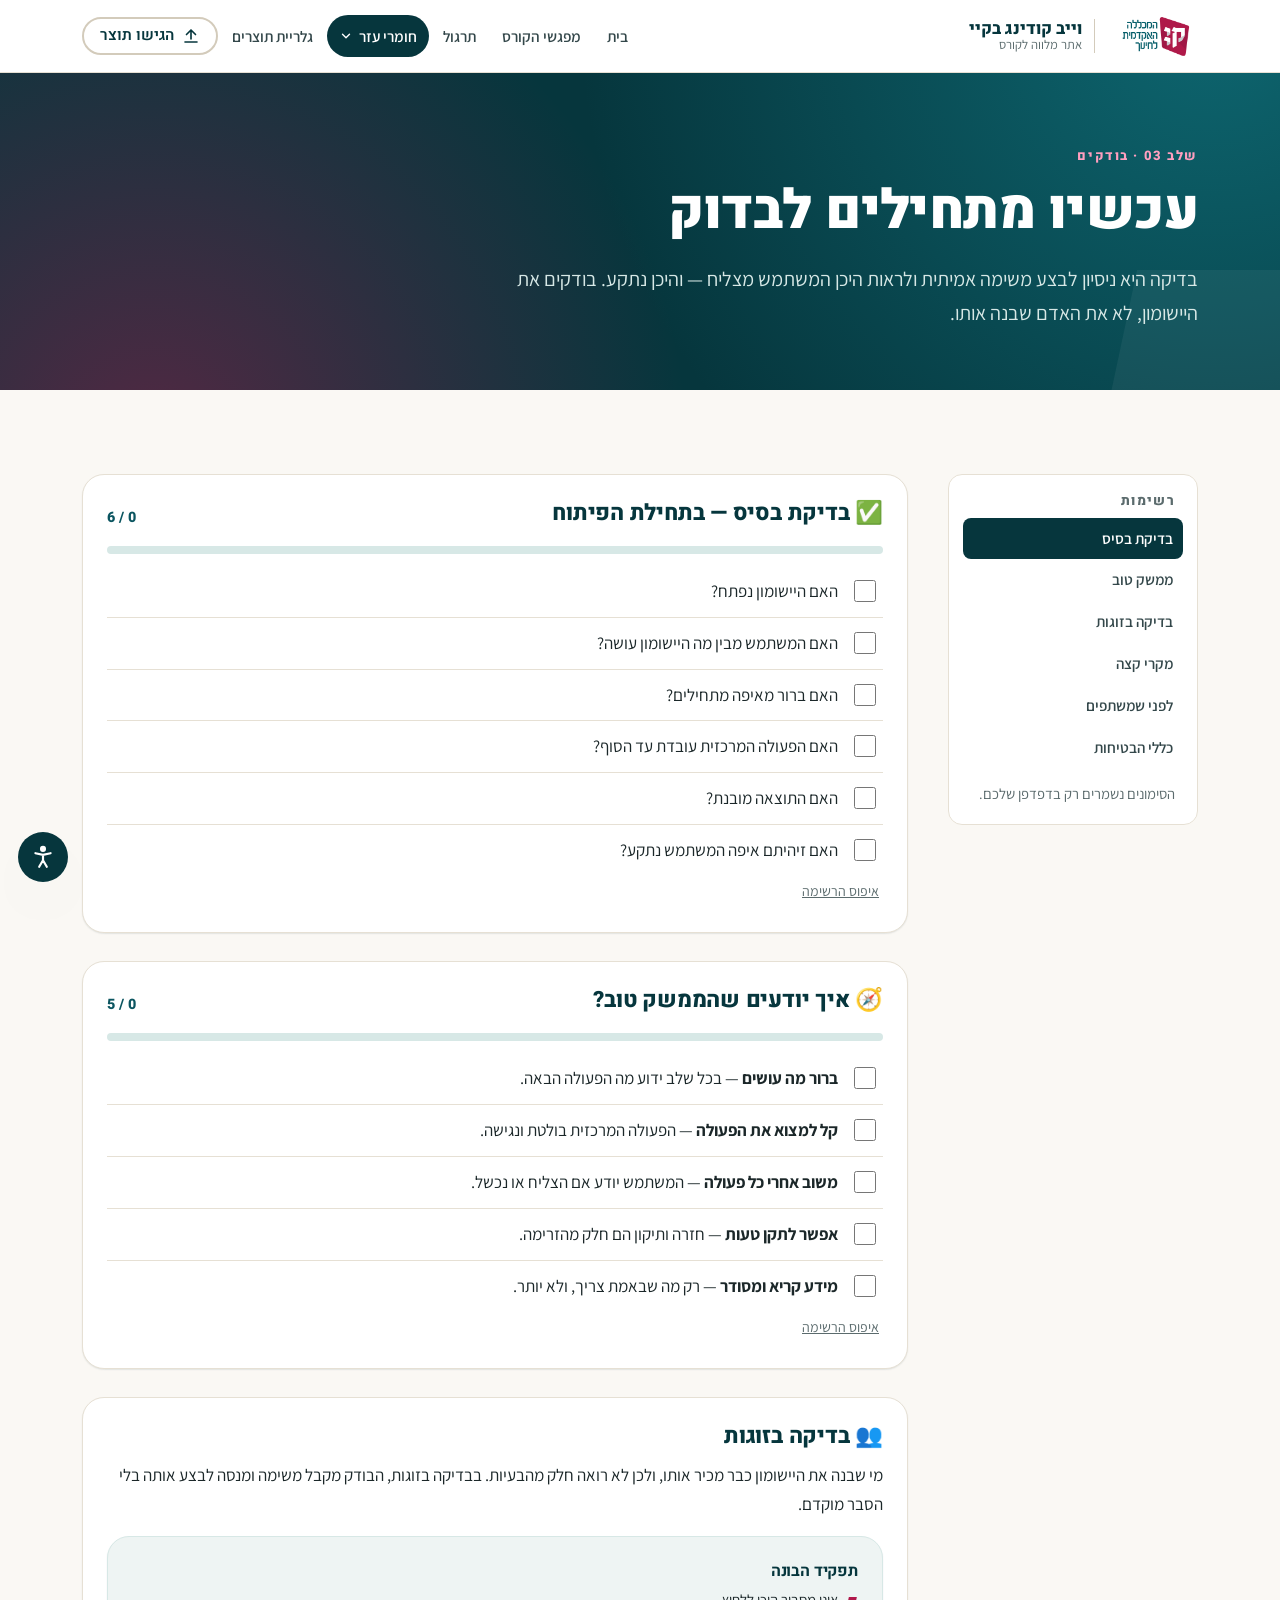
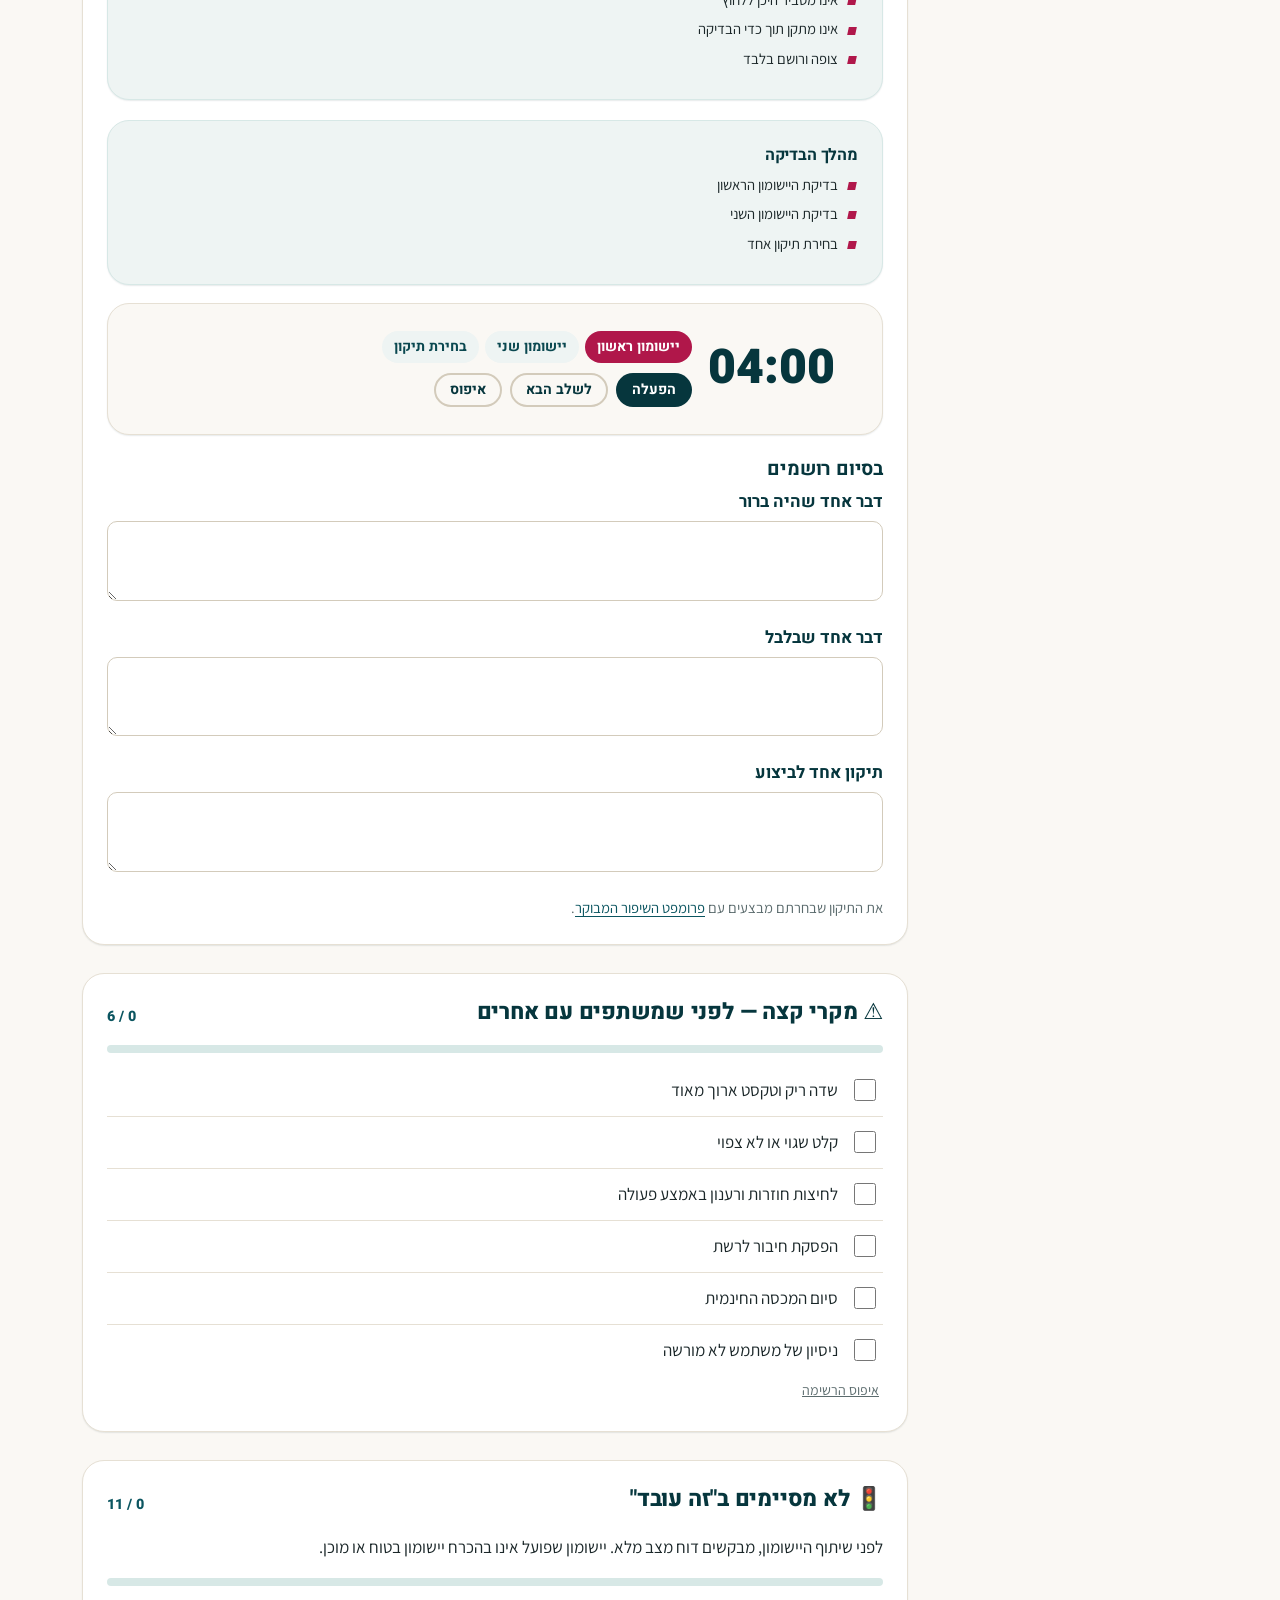
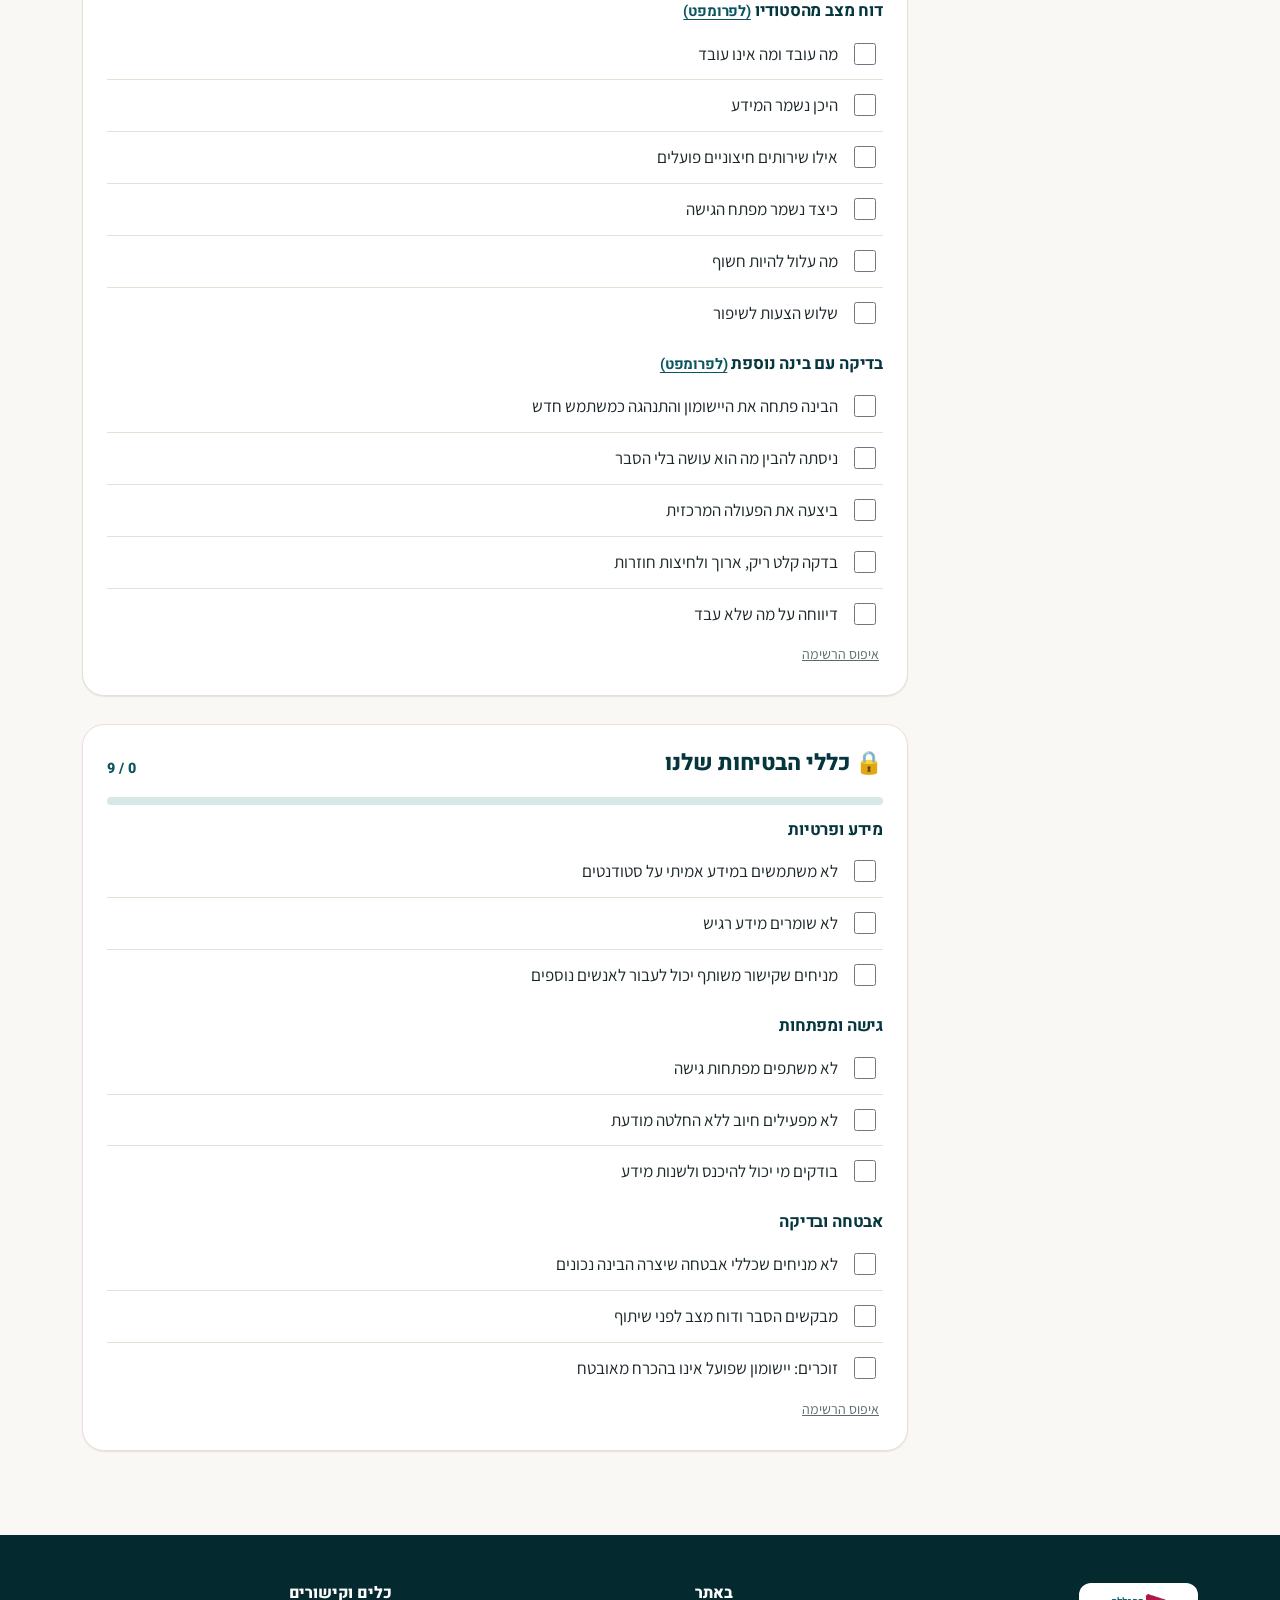
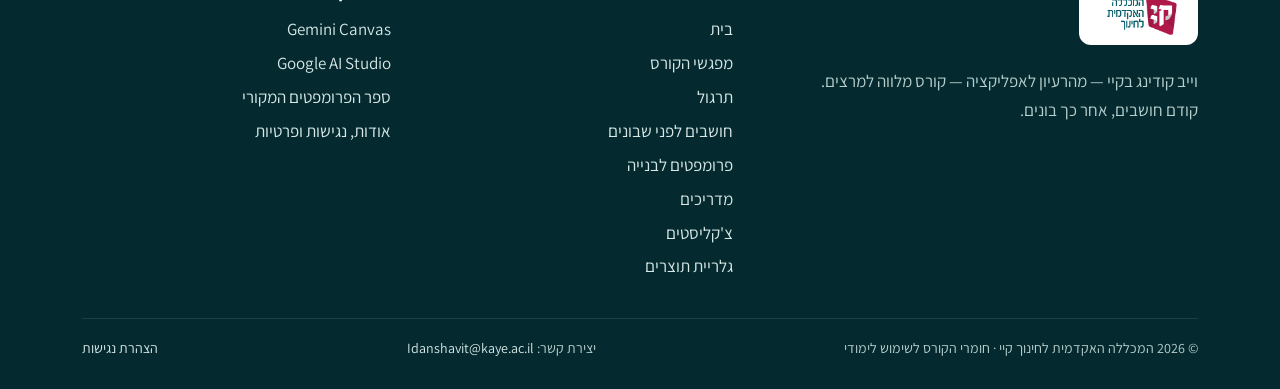
<file: checklists.html>
<!DOCTYPE html>
<html lang="he" dir="rtl">
<head>
<meta charset="utf-8">
<meta name="viewport" content="width=device-width, initial-scale=1">
<title>צ'קליסטים — וייב קודינג בקיי</title>
<meta name="description" content="צ'קליסטים אינטראקטיביים לבדיקת היישומון: בדיקת בסיס, מקרי קצה, בדיקה בזוגות עם טיימר, לפני שיתוף וכללי הבטיחות.">
<link rel="icon" type="image/png" href="[data-uri]">
<link rel="preconnect" href="https://fonts.googleapis.com">
<link rel="preconnect" href="https://fonts.gstatic.com" crossorigin>
<link href="https://fonts.googleapis.com/css2?family=Assistant:wght@400;600;700&family=Heebo:wght@500;700;800;900&display=swap" rel="stylesheet">
<style>
/* =========================================================
   וייב קודינג בקיי — אתר מלווה לקורס
   מערכת עיצוב בהתאמה לשפה החזותית של המכללה האקדמית לחינוך קיי
   ========================================================= */

:root {
  --teal-950: #042a30;
  --teal-900: #06363d;
  --teal-800: #0a4850;
  --teal-700: #0b5560;
  --teal-600: #0e6b75;
  --teal-100: #d7e8e6;
  --teal-50: #eef4f3;
  --crimson: #b0174a;
  --crimson-700: #8e1139;
  --crimson-100: #f3d9e2;
  --crimson-50: #f9eef2;
  --paper: #faf8f4;
  --surface: #ffffff;
  --line: #e6e0d4;
  --line-strong: #d3cbbb;
  --ink: #1b2729;
  --ink-soft: #33474a;
  --muted: #5b6b6d;
  --success: #1f7a4d;

  --font-head: "Heebo", "Assistant", system-ui, sans-serif;
  --font-body: "Assistant", "Heebo", system-ui, sans-serif;

  --radius-sm: 8px;
  --radius: 14px;
  --radius-lg: 22px;
  --shadow-sm: 0 1px 2px rgba(6, 54, 61, .06), 0 1px 1px rgba(6, 54, 61, .04);
  --shadow: 0 6px 24px -8px rgba(6, 54, 61, .18), 0 2px 6px rgba(6, 54, 61, .06);
  --shadow-lg: 0 24px 60px -20px rgba(6, 54, 61, .35);

  --wrap: 1180px;
  --gutter: clamp(16px, 4vw, 32px);
  --fs-base: 1.0625rem;
}

/* ---------- reset ---------- */
*, *::before, *::after { box-sizing: border-box; }
html { -webkit-text-size-adjust: 100%; scroll-behavior: smooth; scroll-padding-top: 88px; }
body {
  margin: 0;
  font-family: var(--font-body);
  font-size: var(--fs-base);
  line-height: 1.7;
  color: var(--ink);
  background: var(--paper);
  overflow-x: hidden;
}
img, svg, video, iframe { max-width: 100%; display: block; }
h1, h2, h3, h4 { font-family: var(--font-head); line-height: 1.25; margin: 0 0 .5em; color: var(--teal-900); letter-spacing: -.01em; }
h1 { font-size: clamp(2rem, 5vw, 3.4rem); font-weight: 900; }
h2 { font-size: clamp(1.5rem, 3vw, 2.1rem); font-weight: 800; }
h3 { font-size: 1.2rem; font-weight: 700; }
p { margin: 0 0 1em; }
a { color: var(--teal-700); text-underline-offset: 3px; }
a:hover { color: var(--crimson); }
ul, ol { padding-inline-start: 1.3em; margin: 0 0 1em; }
li { margin-bottom: .3em; }
button { font: inherit; cursor: pointer; }
strong { font-weight: 700; }
.ltr { direction: ltr; unicode-bidi: isolate; display: inline-block; }

:focus-visible { outline: 3px solid var(--crimson); outline-offset: 3px; border-radius: 4px; }

.skip-link {
  position: absolute; inset-inline-start: 12px; top: -60px; z-index: 100;
  background: var(--teal-900); color: #fff; padding: 10px 16px; border-radius: var(--radius-sm);
  font-weight: 700; text-decoration: none;
}
.skip-link:focus { top: 12px; color: #fff; }

.visually-hidden { position: absolute !important; width: 1px; height: 1px; overflow: hidden; clip: rect(0 0 0 0); white-space: nowrap; }

.wrap { width: 100%; max-width: var(--wrap); margin-inline: auto; padding-inline: var(--gutter); }

/* ---------- header ---------- */
.site-header {
  position: sticky; top: 0; z-index: 50;
  background: rgba(255, 255, 255, .94);
  backdrop-filter: saturate(1.4) blur(10px);
  border-bottom: 1px solid var(--line);
}
.site-header .wrap { display: flex; align-items: center; gap: 20px; min-height: 72px; }
.brand { display: flex; align-items: center; gap: 12px; text-decoration: none; color: var(--teal-900); flex-shrink: 0; }
.brand img { height: 44px; width: auto; }
.brand-text { display: flex; flex-direction: column; line-height: 1.15; border-inline-start: 1px solid var(--line-strong); padding-inline-start: 12px; }
.brand-text b { font-family: var(--font-head); font-weight: 800; font-size: 1.05rem; }
.brand-text small { color: var(--muted); font-size: .8rem; }

.main-nav { margin-inline-start: auto; }
.main-nav ul { list-style: none; margin: 0; padding: 0; display: flex; gap: 2px; align-items: center; }
.main-nav li { margin: 0; }
.main-nav a {
  display: block; padding: 8px 12px; border-radius: 999px; text-decoration: none;
  color: var(--ink-soft); font-weight: 600; font-size: .96rem; white-space: nowrap;
}
.main-nav a:hover { background: var(--teal-50); color: var(--teal-900); }
.main-nav a[aria-current="page"] { background: var(--teal-900); color: #fff; }
.nav-cta { margin-inline-start: 6px; }
.nav-group { position: relative; }
.nav-group-btn {
  display: inline-flex; align-items: center; gap: 6px; padding: 8px 12px; border: 0; border-radius: 999px; background: none;
  font: inherit; font-weight: 600; font-size: .96rem; color: var(--ink-soft); white-space: nowrap; cursor: pointer;
}
.nav-group-btn:hover, .nav-group.open .nav-group-btn { background: var(--teal-50); color: var(--teal-900); }
.nav-group.has-current .nav-group-btn { background: var(--teal-900); color: #fff; }
.nav-group-btn svg { width: 14px; height: 14px; transition: transform .15s; }
.nav-group.open .nav-group-btn svg { transform: rotate(180deg); }
.main-nav .nav-sub {
  display: none; align-items: stretch; position: absolute; inset-inline-start: 0; top: calc(100% + 6px); z-index: 60; min-width: 220px;
  list-style: none; margin: 0; padding: 8px; flex-direction: column; gap: 2px; background: #fff;
  border: 1px solid var(--line); border-radius: 14px; box-shadow: var(--shadow);
}
.main-nav .nav-group.open .nav-sub { display: flex; }
.nav-sub a { border-radius: 10px; }
.main-nav a.btn { display: inline-flex; color: var(--teal-900); padding: 7px 16px; }
.main-nav a.btn:hover { background: var(--teal-50); color: var(--teal-900); }

.nav-toggle {
  display: none; margin-inline-start: auto; background: var(--teal-50); border: 1px solid var(--line);
  border-radius: 10px; width: 44px; height: 44px; align-items: center; justify-content: center; color: var(--teal-900);
}
.nav-toggle svg { width: 22px; height: 22px; }

@media (max-width: 1200px) {
  .nav-toggle { display: inline-flex; }
  .main-nav {
    position: fixed; inset: 72px 0 auto 0; background: #fff; border-bottom: 1px solid var(--line);
    box-shadow: var(--shadow); display: none; max-height: calc(100vh - 72px); overflow: auto;
  }
  .main-nav.open { display: block; }
  .main-nav ul { flex-direction: column; align-items: stretch; padding: 12px var(--gutter) 20px; gap: 4px; }
  .main-nav a { padding: 12px 14px; border-radius: 10px; font-size: 1.05rem; }
  .nav-cta { margin: 8px 0 0; }
  .nav-group-btn { display: flex; width: 100%; justify-content: space-between; padding: 12px 14px; border-radius: 10px; font-size: 1.05rem; }
  .main-nav .nav-sub { position: static; display: none; min-width: 0; border: 0; box-shadow: none; padding: 2px 0 6px; padding-inline-start: 14px; }
  .main-nav .nav-group.open .nav-sub { display: flex; }
  .nav-cta .btn { width: 100%; justify-content: center; }
}
@media (max-width: 420px) { .brand-text small { display: none; } .brand img { height: 38px; } }

/* ---------- buttons ---------- */
.btn {
  display: inline-flex; align-items: center; gap: 8px; border: 2px solid transparent;
  padding: 10px 20px; border-radius: 999px; font-weight: 700; text-decoration: none;
  font-family: var(--font-head); font-size: .98rem; line-height: 1.3; transition: transform .15s, background .15s, box-shadow .15s;
}
.btn:hover { transform: translateY(-1px); }
.btn-primary { background: var(--crimson); color: #fff; box-shadow: 0 6px 16px -6px rgba(176, 23, 74, .55); }
.btn-primary:hover { background: var(--crimson-700); color: #fff; }
.btn-teal { background: var(--teal-900); color: #fff; }
.btn-teal:hover { background: var(--teal-700); color: #fff; }
.btn-ghost { background: transparent; color: var(--teal-900); border-color: var(--line-strong); }
.btn-ghost:hover { background: var(--teal-50); color: var(--teal-900); }
.btn-light { background: #fff; color: var(--teal-900); }
.btn-light:hover { color: var(--crimson); }
.btn-outline-light { color: #fff; border-color: rgba(255,255,255,.45); background: transparent; }
.btn-outline-light:hover { background: rgba(255,255,255,.1); color: #fff; }
.btn-sm { padding: 6px 14px; font-size: .88rem; }
.btn svg { width: 18px; height: 18px; flex-shrink: 0; }

/* ---------- signature: skewed tag (from the Kaye logo) ---------- */
.tag {
  display: inline-block; position: relative; padding: 4px 14px; font-family: var(--font-head);
  font-weight: 800; font-size: .82rem; letter-spacing: .06em; color: #fff; z-index: 0;
}
.tag::before {
  content: ""; position: absolute; inset: 0; background: var(--crimson); transform: skewX(-12deg); z-index: -1; border-radius: 3px;
}
.tag.teal::before { background: var(--teal-700); }
.tag.soft { color: var(--crimson-700); }
.tag.soft::before { background: var(--crimson-50); }

.eyebrow { font-family: var(--font-head); font-weight: 800; color: var(--crimson); letter-spacing: .12em; font-size: .82rem; margin-bottom: 10px; display: block; }

/* ---------- page hero ---------- */
.page-hero {
  background: var(--teal-900);
  background-image:
    radial-gradient(circle at 12% 120%, rgba(176, 23, 74, .45), transparent 45%),
    radial-gradient(circle at 95% -20%, rgba(14, 107, 117, .9), transparent 50%);
  color: #fff; padding: clamp(40px, 7vw, 72px) 0 clamp(36px, 6vw, 60px); position: relative; overflow: hidden;
}
.page-hero::after {
  content: ""; position: absolute; inset-inline-start: -60px; bottom: -40px; width: 220px; height: 160px;
  background: rgba(255,255,255,.05); transform: skewX(-12deg);
}
.page-hero h1 { color: #fff; margin-bottom: .3em; }
.page-hero p.lead { font-size: clamp(1.05rem, 2vw, 1.25rem); color: #d7e8e6; max-width: 720px; margin: 0; }
.page-hero .eyebrow { color: #ff9fbf; }
.page-hero .hero-actions { margin-top: 24px; display: flex; flex-wrap: wrap; gap: 12px; }
.breadcrumbs { font-size: .9rem; color: #a9c9c6; margin-bottom: 14px; }
.breadcrumbs a { color: #d7e8e6; }

/* ---------- sections ---------- */
.section { padding: clamp(44px, 7vw, 84px) 0; }
.section.tight { padding: clamp(28px, 4vw, 48px) 0; }
.section.alt { background: #fff; border-block: 1px solid var(--line); }
.section-head { max-width: 760px; margin-bottom: 32px; }
.section-head p { color: var(--muted); font-size: 1.1rem; margin: 0; }
.bar-title { border-inline-start: 6px solid var(--teal-900); padding-inline-start: 14px; }

.grid { display: grid; gap: 20px; }
.grid-2 { grid-template-columns: repeat(auto-fit, minmax(min(100%, 420px), 1fr)); }
.grid-3 { grid-template-columns: repeat(auto-fit, minmax(min(100%, 300px), 1fr)); }
.grid-4 { grid-template-columns: repeat(auto-fit, minmax(min(100%, 240px), 1fr)); }

.card {
  background: var(--surface); border: 1px solid var(--line); border-radius: var(--radius-lg);
  padding: 24px; box-shadow: var(--shadow-sm);
}
.card h3 { margin-bottom: .4em; }
.card p:last-child, .card ul:last-child { margin-bottom: 0; }
.card.teal { background: var(--teal-50); border-color: var(--teal-100); }
.card.pink { background: var(--crimson-50); border-color: var(--crimson-100); }
.card.dark { background: var(--teal-900); color: #e3eeed; border-color: var(--teal-900); }
.card.dark h3, .card.dark h2 { color: #fff; }
a.card { text-decoration: none; color: inherit; display: block; transition: transform .18s, box-shadow .18s, border-color .18s; }
a.card:hover { transform: translateY(-3px); box-shadow: var(--shadow); border-color: var(--teal-100); color: inherit; }
.card .icon {
  width: 48px; height: 48px; border-radius: 12px; display: grid; place-items: center; font-size: 1.5rem;
  background: var(--teal-50); margin-bottom: 14px;
}
.card .more { font-weight: 700; color: var(--crimson); font-family: var(--font-head); font-size: .95rem; }

.muted { color: var(--muted); }
.small { font-size: .92rem; }

/* callouts */
.callout {
  border-radius: var(--radius); padding: 18px 22px; border: 1px solid var(--teal-100); background: var(--teal-50);
  border-inline-start: 5px solid var(--teal-700);
}
.callout.pink { background: var(--crimson-50); border-color: var(--crimson-100); border-inline-start-color: var(--crimson); }
.callout.dark { background: var(--teal-900); color: #e3eeed; border-color: var(--teal-900); border-inline-start-color: var(--crimson); }
.callout.dark strong { color: #fff; }
.callout p:last-child { margin-bottom: 0; }

/* check-list style ul */
ul.ticks { list-style: none; padding: 0; }
ul.ticks li { position: relative; padding-inline-start: 28px; }
ul.ticks li::before {
  content: ""; position: absolute; inset-inline-start: 0; top: .55em; width: 16px; height: 9px;
  border-left: 3px solid var(--teal-600); border-bottom: 3px solid var(--teal-600); transform: rotate(-45deg);
}
ul.dots { list-style: none; padding: 0; }
ul.dots li { position: relative; padding-inline-start: 20px; }
ul.dots li::before { content: ""; position: absolute; inset-inline-start: 2px; top: .7em; width: 8px; height: 8px; background: var(--crimson); transform: skewX(-12deg); }

/* numbered steps */
ol.steps { list-style: none; padding: 0; counter-reset: s; }
ol.steps > li { counter-increment: s; position: relative; padding-inline-start: 54px; margin-bottom: 18px; min-height: 40px; }
ol.steps > li::before {
  content: counter(s); position: absolute; inset-inline-start: 0; top: -2px; width: 38px; height: 38px; border-radius: 50%;
  background: var(--teal-900); color: #fff; display: grid; place-items: center; font-family: var(--font-head); font-weight: 800;
}

/* ---------- path (course journey) ---------- */
.path { display: grid; grid-template-columns: repeat(4, 1fr); gap: 0; position: relative; }
.path-step {
  position: relative; padding: 26px 22px 24px; background: #fff; border: 1px solid var(--line); text-decoration: none; color: inherit;
  transition: background .2s;
}
.path-step:first-child { border-radius: 0 var(--radius-lg) var(--radius-lg) 0; }
.path-step:last-child { border-radius: var(--radius-lg) 0 0 var(--radius-lg); }
.path-step + .path-step { border-inline-start: 0; }
.path-step:hover { background: var(--teal-50); color: inherit; }
.path-step .num {
  font-family: var(--font-head); font-weight: 900; font-size: 2.6rem; line-height: 1; color: var(--teal-100);
  display: block; margin-bottom: 8px;
}
.path-step:hover .num { color: var(--crimson); }
.path-step h3 { font-size: 1.35rem; margin-bottom: 4px; }
.path-step p { color: var(--muted); font-size: .96rem; margin: 0 0 10px; }
.path-step .links { font-size: .9rem; font-weight: 700; color: var(--crimson); font-family: var(--font-head); }
.path-step:not(:last-child)::after {
  content: "←"; position: absolute; top: 50%; inset-inline-end: -16px; width: 30px; height: 30px; border-radius: 50%;
  background: var(--crimson); color: #fff; display: grid; place-items: center; font-weight: 900; font-size: .95rem;
  transform: translateY(-50%); z-index: 2; box-shadow: 0 0 0 4px var(--paper);
}
@media (max-width: 860px) {
  .path { grid-template-columns: 1fr 1fr; gap: 12px; }
  .path-step, .path-step:first-child, .path-step:last-child { border-radius: var(--radius); border: 1px solid var(--line) !important; }
  .path-step::after { display: none; }
}
@media (max-width: 480px) { .path { grid-template-columns: 1fr; } }

/* ---------- home hero ---------- */
.home-hero { background: var(--teal-900); color: #fff; position: relative; overflow: hidden; }
.home-hero .wrap { display: grid; grid-template-columns: 1.25fr .9fr; gap: 48px; align-items: center; padding-block: clamp(48px, 8vw, 96px); position: relative; z-index: 1; }
.home-hero h1 { color: #fff; font-size: clamp(2.3rem, 6vw, 4.2rem); margin-bottom: 18px; }
.home-hero h1 .hl { position: relative; display: inline-block; z-index: 0; padding-inline: 10px; }
.home-hero h1 .hl::before { content: ""; position: absolute; inset: 8% -2px 4%; background: var(--crimson); transform: skewX(-12deg); z-index: -1; border-radius: 4px; }
.home-hero .lead { font-size: clamp(1.1rem, 2.2vw, 1.35rem); color: #cfe3e1; max-width: 560px; }
.home-hero .bg-shape { position: absolute; inset-inline-start: -8%; top: -30%; width: 55%; height: 160%; background: linear-gradient(160deg, rgba(14,107,117,.55), rgba(14,107,117,0)); transform: skewX(-12deg); }
.hero-panel {
  background: rgba(255,255,255,.06); border: 1px solid rgba(255,255,255,.14); border-radius: var(--radius-lg); padding: 26px;
  backdrop-filter: blur(6px);
}
.hero-panel h2 { color: #fff; font-size: 1.15rem; margin-bottom: 14px; }
.principle { display: flex; flex-wrap: wrap; align-items: center; gap: 8px; margin: 0; padding: 0; list-style: none; }
.principle li { margin: 0; background: rgba(255,255,255,.1); border-radius: 999px; padding: 6px 14px; font-weight: 700; font-family: var(--font-head); font-size: .95rem; }
.principle li.arrow { background: none; padding: 0; color: #ff9fbf; }
.hero-panel .quote { margin: 20px 0 0; font-size: .95rem; color: #bcd6d3; border-top: 1px solid rgba(255,255,255,.14); padding-top: 16px; }
@media (max-width: 900px) { .home-hero .wrap { grid-template-columns: 1fr; gap: 28px; } }

/* ---------- prompt box ---------- */
.prompt {
  background: var(--surface); border: 1px solid var(--line); border-radius: var(--radius); overflow: hidden; box-shadow: var(--shadow-sm);
}
.prompt-head { display: flex; align-items: center; gap: 12px; padding: 12px 16px; background: var(--teal-50); border-bottom: 1px solid var(--line); flex-wrap: wrap; }
.prompt-head h3, .prompt-head h4 { margin: 0; font-size: 1.05rem; flex: 1; min-width: 180px; }
.prompt-body {
  padding: 18px 20px; white-space: pre-wrap; font-size: 1rem; line-height: 1.75; color: var(--ink-soft);
  border-inline-start: 4px solid var(--teal-700); margin: 14px; background: #fbfaf7; border-radius: var(--radius-sm);
  max-height: 420px; overflow: auto;
}
.ph { background: var(--crimson-50); color: var(--crimson-700); border-radius: 4px; padding: 0 4px; font-weight: 700; }
.prompt.pink .prompt-body { border-inline-start-color: var(--crimson); }
.prompt-meta { padding: 0 20px 16px; color: var(--muted); font-size: .92rem; }
.prompt-meta p { margin: 0 0 .3em; }

.copy-btn {
  display: inline-flex; align-items: center; gap: 6px; border: 0; background: var(--teal-900); color: #fff; border-radius: 999px;
  padding: 7px 16px; font-weight: 700; font-family: var(--font-head); font-size: .9rem; transition: background .15s;
}
.copy-btn:hover { background: var(--crimson); }
.copy-btn svg { width: 16px; height: 16px; }
.copy-btn.done { background: var(--success); }

.chip {
  display: inline-flex; align-items: center; gap: 4px; padding: 3px 10px; border-radius: 999px; font-size: .8rem; font-weight: 700;
  background: #fff; border: 1px solid var(--line); color: var(--ink-soft); font-family: var(--font-head); white-space: nowrap;
}
.chip.canvas { background: #eaf1ff; border-color: #cfdcfa; color: #1f4fb3; }
.chip.studio { background: var(--crimson-50); border-color: var(--crimson-100); color: var(--crimson-700); }
.chip.any { background: var(--teal-50); border-color: var(--teal-100); color: var(--teal-800); }
.chip.ext { background: #f4efe4; border-color: #e6dcc6; color: #6b5a2e; }

/* ---------- toolbar / filters ---------- */
.toolbar { display: flex; flex-wrap: wrap; gap: 12px; align-items: center; margin-bottom: 26px; }
.search {
  flex: 1 1 260px; display: flex; align-items: center; gap: 8px; background: #fff; border: 1px solid var(--line-strong);
  border-radius: 999px; padding: 4px 16px;
}
.search input { border: 0; outline: 0; flex: 1; font: inherit; padding: 8px 0; background: transparent; min-width: 0; }
.search:focus-within { border-color: var(--teal-700); box-shadow: 0 0 0 3px var(--teal-100); }
.search svg { width: 18px; height: 18px; color: var(--muted); }
.seg { display: inline-flex; background: #fff; border: 1px solid var(--line-strong); border-radius: 999px; padding: 3px; flex-wrap: wrap; }
.seg button { border: 0; background: transparent; padding: 7px 14px; border-radius: 999px; font-weight: 700; color: var(--ink-soft); font-family: var(--font-head); font-size: .9rem; }
.seg button[aria-pressed="true"] { background: var(--teal-900); color: #fff; }
.seg button:hover:not([aria-pressed="true"]) { background: var(--teal-50); }

/* ---------- category nav (prompts / guides) ---------- */
.layout-side { display: grid; grid-template-columns: 250px 1fr; gap: 40px; align-items: start; }
.side-nav { position: sticky; top: 96px; background: #fff; border: 1px solid var(--line); border-radius: var(--radius); padding: 14px; }
.side-nav h2 { font-size: .85rem; letter-spacing: .1em; color: var(--muted); margin: 4px 8px 8px; }
.side-nav ul { list-style: none; margin: 0; padding: 0; }
.side-nav li { margin: 0; }
.side-nav a { display: block; padding: 8px 10px; border-radius: 8px; text-decoration: none; color: var(--ink-soft); font-weight: 600; font-size: .95rem; }
.side-nav a:hover, .side-nav a.active { background: var(--teal-50); color: var(--teal-900); }
@media (max-width: 900px) {
  .layout-side { grid-template-columns: 1fr; gap: 20px; }
  .side-nav { position: static; }
  .side-nav ul { display: flex; flex-wrap: wrap; gap: 6px; }
  .side-nav a { background: var(--teal-50); border-radius: 999px; padding: 6px 12px; font-size: .88rem; }
}
.cat-block { margin-bottom: 48px; }
.cat-block > h2 { display: flex; align-items: center; gap: 10px; }
.cat-block > p { color: var(--muted); }
.stack { display: grid; gap: 18px; }

/* ---------- prompt book wizard ---------- */
.track-pick { display: grid; grid-template-columns: 1fr 1fr; gap: 16px; }
.track-btn {
  text-align: start; background: #fff; border: 2px solid var(--line); border-radius: var(--radius-lg); padding: 20px 22px;
  display: flex; gap: 14px; align-items: flex-start; transition: border-color .15s, box-shadow .15s; color: inherit;
}
.track-btn .ti { font-size: 2rem; line-height: 1; }
.track-btn b { font-family: var(--font-head); font-size: 1.2rem; color: var(--teal-900); display: block; }
.track-btn span.q { color: var(--muted); font-size: .95rem; }
.track-btn[aria-pressed="true"] { border-color: var(--teal-900); box-shadow: 0 0 0 4px var(--teal-100); }
.track-btn:hover { border-color: var(--teal-600); }
@media (max-width: 640px) { .track-pick { grid-template-columns: 1fr; } }

.stepper { list-style: none; margin: 28px 0 24px; padding: 0; display: grid; grid-template-columns: repeat(7, 1fr); gap: 6px; }
.stepper li { margin: 0; }
.stepper button {
  width: 100%; border: 1px solid var(--line); background: #fff; border-radius: 12px; padding: 10px 6px 8px;
  display: flex; flex-direction: column; align-items: center; gap: 2px; color: var(--ink-soft); position: relative;
}
.stepper .n { font-family: var(--font-head); font-weight: 900; font-size: 1.2rem; color: var(--teal-700); }
.stepper .l { font-size: .8rem; font-weight: 700; line-height: 1.2; text-align: center; }
.stepper button[aria-current="step"] { background: var(--teal-900); border-color: var(--teal-900); color: #fff; }
.stepper button[aria-current="step"] .n { color: #ff9fbf; }
.stepper button.done::after {
  content: "✓"; position: absolute; top: -7px; inset-inline-end: -5px; width: 20px; height: 20px; border-radius: 50%;
  background: var(--success); color: #fff; font-size: .72rem; display: grid; place-items: center; font-weight: 900;
}
@media (max-width: 720px) {
  .stepper { grid-template-columns: repeat(7, minmax(44px, 1fr)); gap: 4px; }
  .stepper .l { display: none; }
}
.step-panel { display: grid; grid-template-columns: 1fr 300px; gap: 24px; align-items: start; }
@media (max-width: 960px) { .step-panel { grid-template-columns: 1fr; } }
.step-aside { display: grid; gap: 14px; }
.step-title { display: flex; align-items: baseline; gap: 12px; flex-wrap: wrap; margin-bottom: 14px; }
.step-title h2 { margin: 0; }
.step-nav { display: flex; justify-content: space-between; gap: 12px; margin-top: 20px; flex-wrap: wrap; }
.progress { height: 8px; background: var(--teal-100); border-radius: 999px; overflow: hidden; }
.progress > span { display: block; height: 100%; background: var(--crimson); border-radius: 999px; transition: width .3s; }
.check-row { display: flex; align-items: center; gap: 10px; font-weight: 700; cursor: pointer; }
.check-row input { width: 20px; height: 20px; accent-color: var(--teal-900); }

/* floating helper (slow-down prompt) */
.fab {
  position: fixed; inset-inline-start: 18px; bottom: 18px; z-index: 40; background: var(--crimson); color: #fff; border: 0;
  border-radius: 999px; padding: 12px 18px; font-weight: 800; font-family: var(--font-head); box-shadow: var(--shadow-lg);
  display: inline-flex; gap: 8px; align-items: center;
}
.fab:hover { background: var(--crimson-700); }

/* ---------- dialog ---------- */
dialog {
  border: 0; border-radius: var(--radius-lg); padding: 0; width: min(760px, calc(100vw - 24px)); max-height: calc(100vh - 40px);
  box-shadow: var(--shadow-lg); color: var(--ink);
}
dialog::backdrop { background: rgba(4, 42, 48, .6); backdrop-filter: blur(2px); }
.dialog-head { display: flex; align-items: center; justify-content: space-between; gap: 12px; padding: 18px 22px; border-bottom: 1px solid var(--line); background: var(--teal-50); position: sticky; top: 0; z-index: 1; }
.dialog-head h2 { margin: 0; font-size: 1.3rem; }
.dialog-body { padding: 22px; }
.icon-btn { border: 1px solid var(--line); background: #fff; width: 40px; height: 40px; border-radius: 50%; display: grid; place-items: center; color: var(--teal-900); flex-shrink: 0; }
.icon-btn:hover { background: var(--crimson-50); color: var(--crimson); }
.icon-btn svg { width: 18px; height: 18px; }

/* ---------- video ---------- */
.video {
  position: relative; aspect-ratio: 16 / 9; border-radius: var(--radius); overflow: hidden; background: var(--teal-950); box-shadow: var(--shadow);
}
.video button { position: absolute; inset: 0; border: 0; padding: 0; background: transparent; width: 100%; height: 100%; }
.video img { width: 100%; height: 100%; object-fit: cover; opacity: .85; transition: opacity .2s, transform .4s; }
.video button:hover img { opacity: 1; transform: scale(1.02); }
.video .play {
  position: absolute; top: 50%; left: 50%; transform: translate(-50%, -50%); width: 74px; height: 74px; border-radius: 50%;
  background: var(--crimson); display: grid; place-items: center; box-shadow: 0 8px 30px rgba(0,0,0,.4);
}
.video .play svg { width: 30px; height: 30px; fill: #fff; margin-left: 4px; }
.video iframe { position: absolute; inset: 0; width: 100%; height: 100%; border: 0; }

/* ---------- session cards ---------- */
.session { display: grid; grid-template-columns: 1.1fr 1fr; gap: 36px; align-items: start; }
@media (max-width: 900px) { .session { grid-template-columns: 1fr; } }
.session + .session { margin-top: 64px; padding-top: 64px; border-top: 1px dashed var(--line-strong); }
.session-num { font-family: var(--font-head); font-weight: 900; color: var(--crimson); font-size: 1rem; letter-spacing: .1em; }
.resource-list { list-style: none; padding: 0; margin: 18px 0 0; display: grid; gap: 10px; }
.resource-list li { margin: 0; }
.resource-list a {
  display: flex; align-items: center; gap: 12px; padding: 12px 14px; border: 1px solid var(--line); border-radius: 12px; background: #fff;
  text-decoration: none; color: var(--ink); font-weight: 600;
}
.resource-list a:hover { border-color: var(--teal-600); background: var(--teal-50); color: var(--teal-900); }
.resource-list .ri { width: 36px; height: 36px; border-radius: 9px; display: grid; place-items: center; background: var(--crimson-50); font-size: 1.1rem; flex-shrink: 0; }
.resource-list small { display: block; color: var(--muted); font-weight: 400; }

.agenda { list-style: none; padding: 0; margin: 0; display: grid; grid-template-columns: repeat(auto-fit, minmax(min(100%, 200px), 1fr)); gap: 10px; }
.agenda li { margin: 0; background: #fff; border: 1px solid var(--line); border-radius: 12px; padding: 12px 14px; }
.agenda b { display: block; font-family: var(--font-head); color: var(--teal-900); }
.agenda .n { font-family: var(--font-head); font-weight: 900; color: var(--crimson); font-size: .85rem; }
.agenda span.d { color: var(--muted); font-size: .92rem; }

/* ---------- comparison ---------- */
.compare { display: grid; grid-template-columns: 1fr 1fr; gap: 0; border-radius: var(--radius-lg); overflow: hidden; border: 1px solid var(--line); }
.compare > div { padding: 26px; background: #fff; }
.compare > div + div { border-inline-start: 1px solid var(--line); }
.compare h3 { display: flex; align-items: center; gap: 8px; }
.compare .canvas-col { background: #f5f8ff; }
.compare .studio-col { background: var(--crimson-50); }
.compare .foot { grid-column: 1 / -1; background: var(--teal-900); color: #e3eeed; text-align: center; padding: 16px; }
.compare .foot strong { color: #fff; }
@media (max-width: 700px) { .compare { grid-template-columns: 1fr; } .compare > div + div { border-inline-start: 0; border-top: 1px solid var(--line); } }

.roles { display: grid; grid-template-columns: repeat(3, 1fr); gap: 12px; }
.roles > div { text-align: center; background: #fff; border: 1px solid var(--line); border-radius: var(--radius); padding: 18px 12px; }
.roles .e { font-size: 1.8rem; }
.roles span.small { display: block; }
.roles b { display: block; font-family: var(--font-head); color: var(--teal-900); font-size: 1.1rem; }
@media (max-width: 560px) { .roles { grid-template-columns: 1fr; } }

.flow { display: flex; flex-wrap: wrap; gap: 8px; align-items: center; list-style: none; padding: 0; margin: 0; }
.flow li { margin: 0; background: #fff; border: 1px solid var(--line); border-radius: 999px; padding: 6px 14px; font-weight: 700; font-family: var(--font-head); color: var(--teal-900); font-size: .95rem; }
.flow li.arrow { border: 0; background: none; padding: 0; color: var(--crimson); }
.card.dark .flow li { background: rgba(255,255,255,.08); border-color: rgba(255,255,255,.18); color: #fff; }

/* ---------- checklists ---------- */
.checklist { list-style: none; padding: 0; margin: 0; }
.checklist li { margin: 0; border-bottom: 1px solid var(--line); }
.checklist li:last-child { border-bottom: 0; }
.checklist label { display: flex; gap: 12px; align-items: flex-start; padding: 11px 4px; cursor: pointer; }
.checklist input { width: 22px; height: 22px; margin-top: 3px; accent-color: var(--teal-900); flex-shrink: 0; }
.checklist input:checked + span { color: var(--muted); text-decoration: line-through; text-decoration-color: var(--crimson); }
.cl-head { display: flex; align-items: center; gap: 12px; justify-content: space-between; flex-wrap: wrap; margin-bottom: 8px; }
.cl-head h3 { margin: 0; }
.cl-count { font-family: var(--font-head); font-weight: 800; color: var(--teal-700); font-size: .9rem; }
.cl-card .progress { margin: 6px 0 12px; }
.link-btn { border: 0; background: none; color: var(--muted); text-decoration: underline; font-size: .88rem; padding: 4px; }
.link-btn:hover { color: var(--crimson); }

.timer { display: flex; flex-wrap: wrap; align-items: center; gap: 16px; }
.timer-display { font-family: var(--font-head); font-weight: 900; font-size: 3rem; color: var(--teal-900); font-variant-numeric: tabular-nums; min-width: 150px; direction: ltr; }
.timer-display.low { color: var(--crimson); }
.timer-phases { display: flex; gap: 6px; flex-wrap: wrap; }
.timer-phases span { padding: 4px 12px; border-radius: 999px; background: var(--teal-50); font-weight: 700; font-size: .88rem; color: var(--teal-800); font-family: var(--font-head); }
.timer-phases span.on { background: var(--crimson); color: #fff; }
textarea, input[type="text"], input[type="url"] {
  width: 100%; font: inherit; border: 1px solid var(--line-strong); border-radius: 10px; padding: 10px 12px; background: #fff; color: var(--ink);
}
textarea:focus, input[type="text"]:focus { outline: 0; border-color: var(--teal-700); box-shadow: 0 0 0 3px var(--teal-100); }
.field { margin-bottom: 14px; }
.field label { display: block; font-weight: 700; margin-bottom: 4px; color: var(--teal-900); font-family: var(--font-head); }

/* ---------- gallery ---------- */
.gallery { display: grid; grid-template-columns: repeat(auto-fill, minmax(min(100%, 300px), 1fr)); gap: 22px; }
.project {
  background: #fff; border: 1px solid var(--line); border-radius: var(--radius-lg); overflow: hidden; display: flex; flex-direction: column;
  transition: transform .18s, box-shadow .18s; text-align: start; padding: 0; color: inherit; width: 100%;
}
.project:hover { transform: translateY(-4px); box-shadow: var(--shadow); }
.project .thumb { aspect-ratio: 16 / 10; background: var(--teal-900); position: relative; overflow: hidden; }
.project .thumb img { width: 100%; height: 100%; object-fit: cover; }
.project .thumb .ph-art {
  position: absolute; inset: 0; display: grid; place-items: center; color: #fff; font-family: var(--font-head); font-weight: 900;
  font-size: 2.6rem; letter-spacing: .02em;
}
.project .thumb .ph-art::before { content: ""; position: absolute; inset-inline-end: -10%; top: -20%; width: 55%; height: 140%; background: rgba(255,255,255,.08); transform: skewX(-12deg); }
.project .thumb .badges { position: absolute; top: 12px; inset-inline-start: 12px; display: flex; gap: 6px; }
.project .body { padding: 18px 20px 20px; display: flex; flex-direction: column; gap: 6px; flex: 1; }
.project h3 { margin: 0; font-size: 1.15rem; }
.project .by { color: var(--muted); font-size: .9rem; }
.project .desc { color: var(--ink-soft); font-size: .97rem; margin: 4px 0 8px; display: -webkit-box; -webkit-line-clamp: 3; -webkit-box-orient: vertical; overflow: hidden; }
.project .foot { margin-top: auto; display: flex; gap: 6px; flex-wrap: wrap; }
.sample-badge { background: #fff4d6; color: #7a5a00; border: 1px solid #f0dc9c; }
.empty { text-align: center; padding: 48px 20px; color: var(--muted); border: 2px dashed var(--line-strong); border-radius: var(--radius-lg); }
.detail-grid { display: grid; gap: 16px; }
.detail-grid dt { font-family: var(--font-head); font-weight: 800; color: var(--teal-900); font-size: .95rem; }
.detail-grid dd { margin: 2px 0 0; color: var(--ink-soft); white-space: pre-wrap; }
.detail-shot { border-radius: var(--radius); overflow: hidden; border: 1px solid var(--line); margin-bottom: 18px; }

.submit-band { display: grid; grid-template-columns: 1.3fr 1fr; gap: 32px; align-items: center; }
@media (max-width: 860px) { .submit-band { grid-template-columns: 1fr; } }

/* ---------- toast ---------- */
.toast {
  position: fixed; bottom: 24px; left: 50%; transform: translate(-50%, 30px); background: var(--teal-900); color: #fff; padding: 12px 22px;
  border-radius: 999px; font-weight: 700; box-shadow: var(--shadow-lg); opacity: 0; pointer-events: none; transition: .25s; z-index: 200;
}
.toast.show { opacity: 1; transform: translate(-50%, 0); }

/* ---------- a11y panel ---------- */
.a11y-btn {
  position: fixed; inset-inline-end: 18px; bottom: 18px; z-index: 45; width: 50px; height: 50px; border-radius: 50%; border: 0;
  background: var(--teal-900); color: #fff; box-shadow: var(--shadow-lg); display: grid; place-items: center;
}
.a11y-btn svg { width: 26px; height: 26px; }
.a11y-panel {
  position: fixed; inset-inline-end: 18px; bottom: 78px; z-index: 45; background: #fff; border: 1px solid var(--line); border-radius: var(--radius);
  box-shadow: var(--shadow-lg); padding: 14px; width: 250px; display: none;
}
.a11y-panel.open { display: block; }
.a11y-panel h2 { font-size: 1rem; margin: 0 0 10px; }
.a11y-panel button { display: flex; width: 100%; text-align: start; border: 1px solid var(--line); background: var(--paper); border-radius: 8px; padding: 8px 10px; margin-bottom: 6px; font-weight: 600; color: var(--ink); }
.a11y-panel button[aria-pressed="true"] { background: var(--teal-900); color: #fff; border-color: var(--teal-900); }
.a11y-panel a { font-size: .88rem; }

html.a11y-big { font-size: 118%; }
html.a11y-links a { text-decoration: underline !important; outline: 1px dashed currentColor; }
html.a11y-contrast { --muted: #2a3638; --ink-soft: #111; --line: #8a9a9c; --line-strong: #5d6d6f; }
html.a11y-contrast body { background: #fff; }
html.a11y-readable { --font-body: Arial, sans-serif; --font-head: Arial, sans-serif; }
html.a11y-readable body { letter-spacing: .02em; word-spacing: .08em; }

/* ---------- footer ---------- */
.site-footer { background: var(--teal-950); color: #b7cfcc; padding: 48px 0 28px; margin-top: 0; }
.site-footer .cols { display: grid; grid-template-columns: 1.4fr 1fr 1fr; gap: 32px; }
.site-footer h2 { color: #fff; font-size: 1rem; margin-bottom: 12px; }
.site-footer ul { list-style: none; padding: 0; margin: 0; }
.site-footer a { color: #d7e8e6; text-decoration: none; }
.site-footer a:hover { color: #ff9fbf; text-decoration: underline; }
.site-footer .logo-chip { background: #fff; display: inline-block; padding: 8px 12px; border-radius: 12px; margin-bottom: 14px; }
.site-footer .logo-chip img { height: 46px; width: auto; }
.site-footer .bottom { border-top: 1px solid rgba(255,255,255,.1); margin-top: 32px; padding-top: 18px; font-size: .88rem; display: flex; justify-content: space-between; flex-wrap: wrap; gap: 10px; }
@media (max-width: 760px) { .site-footer .cols { grid-template-columns: 1fr; } }

@media (prefers-reduced-motion: reduce) {
  *, *::before, *::after { transition: none !important; animation: none !important; scroll-behavior: auto !important; }
}
@media print {
  .site-header, .site-footer, .a11y-btn, .fab, .copy-btn { display: none !important; }
  .prompt-body { max-height: none; }
}

/* ---------- refinements ---------- */
.home-hero .eyebrow { color: #ff9fbf; }
.step-panel .prompt-body { max-height: none; }

/* ---------- embed mode (Google Sites) ---------- */
html.embed body { background: var(--paper); }

html.embed .page-hero { padding: 36px 0 32px; }

/* =========================================================
   שיפורי חוויית שימוש — טלפון, ניווט והתקדמות
   ========================================================= */

/* שם השלב הנוכחי מתחת לפס השלבים */
.step-label { display: flex; justify-content: space-between; align-items: baseline; gap: 8px; margin: 10px 0 8px; font-family: var(--font-head); font-weight: 800; color: var(--teal-900); }
.step-label .of { color: var(--muted); font-weight: 600; font-size: .9rem; }

/* סטטוס התקדמות על כרטיסי המסלול בדף הבית */
.path-status {
  display: inline-block; margin-bottom: 8px; padding: 3px 10px; border-radius: 999px; font-size: .8rem; font-weight: 800;
  font-family: var(--font-head); background: var(--teal-50); color: var(--teal-800); border: 1px solid var(--teal-100);
}
.path-status.done { background: #e6f4ec; color: var(--success); border-color: #bfe3cd; }
.path-status[hidden] { display: none; }

/* כרטיס גלריה בלי תמונה */
.project .thumb { background: linear-gradient(135deg, var(--teal-900), var(--teal-700)); }
.project .thumb.t-studio { background: linear-gradient(135deg, var(--crimson-700), var(--crimson)); }
.project .thumb.t-canvas { background: linear-gradient(135deg, var(--teal-800), var(--teal-600)); }
.project .thumb .ph-art { display: flex; flex-direction: column; align-items: center; justify-content: center; gap: 6px; font-size: 1rem; }
.project .thumb .ph-icon { font-size: 2.6rem; line-height: 1; }
.project .thumb .ph-tool { font-size: .85rem; font-weight: 800; letter-spacing: .04em; background: rgba(255,255,255,.14); padding: 3px 12px; border-radius: 999px; }

/* חזרה למעלה */
.back-top {
  position: fixed; inset-inline-end: 18px; bottom: 80px; z-index: 44; width: 44px; height: 44px; border-radius: 50%;
  border: 1px solid var(--line); background: #fff; color: var(--teal-900); box-shadow: var(--shadow);
  display: grid; place-items: center; opacity: 0; pointer-events: none; transition: opacity .2s, bottom .2s;
}
.back-top.show { opacity: 1; pointer-events: auto; }
.back-top:hover { color: var(--crimson); }

/* כפתור העתקה צמוד בתחתית המסך (טלפון) */
.copybar {
  position: fixed; left: 12px; right: 12px; bottom: calc(12px + env(safe-area-inset-bottom, 0px)); z-index: 46;
  display: none; align-items: center; gap: 10px; background: var(--teal-900); color: #fff;
  border-radius: 16px; padding: 8px 8px 8px 14px; padding-inline-start: 14px; box-shadow: var(--shadow-lg);
}
.copybar.show { display: flex; }
.copybar span { flex: 1; min-width: 0; overflow: hidden; text-overflow: ellipsis; white-space: nowrap; font-weight: 700; font-size: .92rem; }
.copybar .copy-btn { background: var(--crimson); padding: 9px 16px; }
body.copybar-on .a11y-btn, body.copybar-on .fab { bottom: 80px; }
body.copybar-on .back-top { bottom: 136px; }
body.copybar-on .a11y-panel { bottom: 136px; }
body.copybar-on .toast { bottom: 84px; }

/* תפריט קטגוריות — הדגשת הקטגוריה הנוכחית */
.side-nav a.active { background: var(--teal-900); color: #fff; }

@media (max-width: 900px) {
  /* תפריט הקטגוריות נצמד לראש המסך ונגלל לרוחב */
  .side-nav {
    position: sticky; top: 72px; z-index: 30; margin-inline: calc(-1 * var(--gutter)); border-radius: 0; border-inline: 0; border-top: 0;
    padding: 8px var(--gutter); background: rgba(250, 248, 244, .96); backdrop-filter: blur(8px);
  }
  .side-nav h2, .side-nav > p { display: none; }
  .side-nav ul { flex-wrap: nowrap; overflow-x: auto; scrollbar-width: none; -webkit-overflow-scrolling: touch; padding-bottom: 2px; }
  .side-nav ul::-webkit-scrollbar { display: none; }
  .side-nav li { flex-shrink: 0; }
  html { scroll-padding-top: 136px; }
}

@media (max-width: 720px) {
  /* כפתורים צפים קטנים, ומרווח בתחתית כדי שלא יסתירו תוכן */
  main { padding-bottom: 76px; }
  .a11y-btn { width: 46px; height: 46px; bottom: 14px; inset-inline-end: 14px; }
  .a11y-btn svg { width: 22px; height: 22px; }
  .a11y-panel { bottom: 70px; inset-inline-end: 14px; }
  .back-top { bottom: 70px; inset-inline-end: 14px; }
  .fab { width: 46px; height: 46px; padding: 0; justify-content: center; bottom: 14px; inset-inline-start: 14px; font-size: 1.3rem; }
  .fab .fab-text { display: none; }

  /* כותרות עמוד קומפקטיות */
  .page-hero { padding: 28px 0 26px; }
  .page-hero h1 { font-size: 1.9rem; }
  .page-hero p.lead { font-size: 1rem; }

  /* ספר הפרומפטים: בחירת מסלול בשני כפתורים צרים */
  .track-pick { grid-template-columns: 1fr 1fr; gap: 8px; }
  .track-btn { padding: 12px; gap: 6px; flex-direction: column; align-items: flex-start; border-radius: var(--radius); }
  .track-btn .ti { font-size: 1.4rem; }
  .track-btn b { font-size: 1rem; }
  .track-btn span.q { display: none; }
  .stepper { margin: 18px 0 0; }
}

/* מונע מתפריט הקטגוריות להרחיב את העמוד לרוחב */
@media (max-width: 900px) {
  .layout-side { grid-template-columns: minmax(0, 1fr); }
  .layout-side > * { min-width: 0; }
}

</style>
</head>
<body>
<a class="skip-link" href="#main">דלגו לתוכן</a>
<header id="site-header"></header>

<main id="main">
  <section class="page-hero">
    <div class="wrap">
      <span class="eyebrow">שלב 03 · בודקים</span>
      <h1>עכשיו מתחילים לבדוק</h1>
      <p class="lead">בדיקה היא ניסיון לבצע משימה אמיתית ולראות היכן המשתמש מצליח — והיכן נתקע. בודקים את היישומון, לא את האדם שבנה אותו.</p>
    </div>
  </section>

  <section class="section">
    <div class="wrap layout-side">
      <nav class="side-nav" aria-label="רשימות בדיקה">
        <h2>רשימות</h2>
        <ul>
          <li><a href="#basic">בדיקת בסיס</a></li>
          <li><a href="#good-ui">ממשק טוב</a></li>
          <li><a href="#pairs">בדיקה בזוגות</a></li>
          <li><a href="#edge">מקרי קצה</a></li>
          <li><a href="#before-share">לפני שמשתפים</a></li>
          <li><a href="#safety">כללי הבטיחות</a></li>
        </ul>
        <p class="small muted" style="margin:12px 8px 4px">הסימונים נשמרים רק בדפדפן שלכם.</p>
      </nav>

      <div class="stack" style="gap:28px">
        <section class="card cl-card" id="basic" data-cl="basic" aria-labelledby="basic-h">
          <div class="cl-head"><h2 id="basic-h" style="font-size:1.4rem">✅ בדיקת בסיס — בתחילת הפיתוח</h2><span class="cl-count"></span></div>
          <div class="progress"><span></span></div>
          <ul class="checklist">
            <li><label><input type="checkbox"><span>האם היישומון נפתח?</span></label></li>
            <li><label><input type="checkbox"><span>האם המשתמש מבין מה היישומון עושה?</span></label></li>
            <li><label><input type="checkbox"><span>האם ברור מאיפה מתחילים?</span></label></li>
            <li><label><input type="checkbox"><span>האם הפעולה המרכזית עובדת עד הסוף?</span></label></li>
            <li><label><input type="checkbox"><span>האם התוצאה מובנת?</span></label></li>
            <li><label><input type="checkbox"><span>האם זיהיתם איפה המשתמש נתקע?</span></label></li>
          </ul>
          <button class="link-btn" type="button" data-reset>איפוס הרשימה</button>
        </section>

        <section class="card cl-card" id="good-ui" data-cl="goodui" aria-labelledby="ui-h">
          <div class="cl-head"><h2 id="ui-h" style="font-size:1.4rem">🧭 איך יודעים שהממשק טוב?</h2><span class="cl-count"></span></div>
          <div class="progress"><span></span></div>
          <ul class="checklist">
            <li><label><input type="checkbox"><span><strong>ברור מה עושים</strong> — בכל שלב ידוע מה הפעולה הבאה.</span></label></li>
            <li><label><input type="checkbox"><span><strong>קל למצוא את הפעולה</strong> — הפעולה המרכזית בולטת ונגישה.</span></label></li>
            <li><label><input type="checkbox"><span><strong>משוב אחרי כל פעולה</strong> — המשתמש יודע אם הצליח או נכשל.</span></label></li>
            <li><label><input type="checkbox"><span><strong>אפשר לתקן טעות</strong> — חזרה ותיקון הם חלק מהזרימה.</span></label></li>
            <li><label><input type="checkbox"><span><strong>מידע קריא ומסודר</strong> — רק מה שבאמת צריך, ולא יותר.</span></label></li>
          </ul>
          <button class="link-btn" type="button" data-reset>איפוס הרשימה</button>
        </section>

        <section class="card" id="pairs" aria-labelledby="pairs-h">
          <h2 id="pairs-h" style="font-size:1.4rem">👥 בדיקה בזוגות</h2>
          <p>מי שבנה את היישומון כבר מכיר אותו, ולכן לא רואה חלק מהבעיות. בבדיקה בזוגות, הבודק מקבל משימה ומנסה לבצע אותה בלי הסבר מוקדם.</p>
          <div class="grid grid-2" style="margin-bottom:18px">
            <div class="card teal"><h3 style="font-size:1rem">תפקיד הבונה</h3><ul class="dots small"><li>אינו מסביר היכן ללחוץ</li><li>אינו מתקן תוך כדי הבדיקה</li><li>צופה ורושם בלבד</li></ul></div>
            <div class="card teal"><h3 style="font-size:1rem">מהלך הבדיקה</h3><ul class="dots small"><li>בדיקת היישומון הראשון</li><li>בדיקת היישומון השני</li><li>בחירת תיקון אחד</li></ul></div>
          </div>
          <div class="card" style="background:var(--paper)">
            <div class="timer">
              <div class="timer-display" id="timer-display" role="timer" aria-live="off">04:00</div>
              <div>
                <div class="timer-phases" id="timer-phases"><span class="on">יישומון ראשון</span><span>יישומון שני</span><span>בחירת תיקון</span></div>
                <div style="display:flex;gap:8px;margin-top:10px;flex-wrap:wrap">
                  <button class="btn btn-teal btn-sm" type="button" id="timer-start">הפעלה</button>
                  <button class="btn btn-ghost btn-sm" type="button" id="timer-next">לשלב הבא</button>
                  <button class="btn btn-ghost btn-sm" type="button" id="timer-reset">איפוס</button>
                </div>
              </div>
            </div>
            <p class="visually-hidden" id="timer-status" aria-live="assertive"></p>
          </div>
          <h3 style="margin-top:22px">בסיום רושמים</h3>
          <div class="field"><label for="n-clear">דבר אחד שהיה ברור</label><textarea id="n-clear" rows="2" data-note="clear"></textarea></div>
          <div class="field"><label for="n-confuse">דבר אחד שבלבל</label><textarea id="n-confuse" rows="2" data-note="confuse"></textarea></div>
          <div class="field"><label for="n-fix">תיקון אחד לביצוע</label><textarea id="n-fix" rows="2" data-note="fix"></textarea></div>
          <p class="small muted">את התיקון שבחרתם מבצעים עם <a href="build-prompts.html#controlled-change">פרומפט השיפור המבוקר</a>.</p>
        </section>

        <section class="card cl-card" id="edge" data-cl="edge" aria-labelledby="edge-h">
          <div class="cl-head"><h2 id="edge-h" style="font-size:1.4rem">⚠️ מקרי קצה — לפני שמשתפים עם אחרים</h2><span class="cl-count"></span></div>
          <div class="progress"><span></span></div>
          <ul class="checklist">
            <li><label><input type="checkbox"><span>שדה ריק וטקסט ארוך מאוד</span></label></li>
            <li><label><input type="checkbox"><span>קלט שגוי או לא צפוי</span></label></li>
            <li><label><input type="checkbox"><span>לחיצות חוזרות ורענון באמצע פעולה</span></label></li>
            <li><label><input type="checkbox"><span>הפסקת חיבור לרשת</span></label></li>
            <li><label><input type="checkbox"><span>סיום המכסה החינמית</span></label></li>
            <li><label><input type="checkbox"><span>ניסיון של משתמש לא מורשה</span></label></li>
          </ul>
          <button class="link-btn" type="button" data-reset>איפוס הרשימה</button>
        </section>

        <section class="card cl-card" id="before-share" data-cl="share" aria-labelledby="share-h">
          <div class="cl-head"><h2 id="share-h" style="font-size:1.4rem">🚦 לא מסיימים ב"זה עובד"</h2><span class="cl-count"></span></div>
          <p>לפני שיתוף היישומון, מבקשים דוח מצב מלא. יישומון שפועל אינו בהכרח יישומון בטוח או מוכן.</p>
          <div class="progress"><span></span></div>
          <h3 style="font-size:1.05rem;margin-top:14px">דוח מצב מהסטודיו <a class="small" href="build-prompts.html#status-report">(לפרומפט)</a></h3>
          <ul class="checklist">
            <li><label><input type="checkbox"><span>מה עובד ומה אינו עובד</span></label></li>
            <li><label><input type="checkbox"><span>היכן נשמר המידע</span></label></li>
            <li><label><input type="checkbox"><span>אילו שירותים חיצוניים פועלים</span></label></li>
            <li><label><input type="checkbox"><span>כיצד נשמר מפתח הגישה</span></label></li>
            <li><label><input type="checkbox"><span>מה עלול להיות חשוף</span></label></li>
            <li><label><input type="checkbox"><span>שלוש הצעות לשיפור</span></label></li>
          </ul>
          <h3 style="font-size:1.05rem;margin-top:14px">בדיקה עם בינה נוספת <a class="small" href="build-prompts.html#external-test">(לפרומפט)</a></h3>
          <ul class="checklist">
            <li><label><input type="checkbox"><span>הבינה פתחה את היישומון והתנהגה כמשתמש חדש</span></label></li>
            <li><label><input type="checkbox"><span>ניסתה להבין מה הוא עושה בלי הסבר</span></label></li>
            <li><label><input type="checkbox"><span>ביצעה את הפעולה המרכזית</span></label></li>
            <li><label><input type="checkbox"><span>בדקה קלט ריק, ארוך ולחיצות חוזרות</span></label></li>
            <li><label><input type="checkbox"><span>דיווחה על מה שלא עבד</span></label></li>
          </ul>
          <button class="link-btn" type="button" data-reset>איפוס הרשימה</button>
        </section>

        <section class="card cl-card" id="safety" data-cl="safety" aria-labelledby="safety-h" style="border-color:var(--crimson-100)">
          <div class="cl-head"><h2 id="safety-h" style="font-size:1.4rem">🔒 כללי הבטיחות שלנו</h2><span class="cl-count"></span></div>
          <div class="progress"><span></span></div>
          <h3 style="font-size:1.05rem;margin-top:14px">מידע ופרטיות</h3>
          <ul class="checklist">
            <li><label><input type="checkbox"><span>לא משתמשים במידע אמיתי על סטודנטים</span></label></li>
            <li><label><input type="checkbox"><span>לא שומרים מידע רגיש</span></label></li>
            <li><label><input type="checkbox"><span>מניחים שקישור משותף יכול לעבור לאנשים נוספים</span></label></li>
          </ul>
          <h3 style="font-size:1.05rem;margin-top:14px">גישה ומפתחות</h3>
          <ul class="checklist">
            <li><label><input type="checkbox"><span>לא משתפים מפתחות גישה</span></label></li>
            <li><label><input type="checkbox"><span>לא מפעילים חיוב ללא החלטה מודעת</span></label></li>
            <li><label><input type="checkbox"><span>בודקים מי יכול להיכנס ולשנות מידע</span></label></li>
          </ul>
          <h3 style="font-size:1.05rem;margin-top:14px">אבטחה ובדיקה</h3>
          <ul class="checklist">
            <li><label><input type="checkbox"><span>לא מניחים שכללי אבטחה שיצרה הבינה נכונים</span></label></li>
            <li><label><input type="checkbox"><span>מבקשים הסבר ודוח מצב לפני שיתוף</span></label></li>
            <li><label><input type="checkbox"><span>זוכרים: יישומון שפועל אינו בהכרח מאובטח</span></label></li>
          </ul>
          <button class="link-btn" type="button" data-reset>איפוס הרשימה</button>
        </section>
      </div>
    </div>
  </section>
</main>

<footer id="site-footer"></footer>
<script>
/* =========================================================
   הגדרות האתר — זה הקובץ היחיד שצריך לערוך אחרי הקמת טופס הגוגל.
   ראו הסבר מלא בקובץ README.md
   ========================================================= */
window.SITE_CONFIG = {
  courseName: "וייב קודינג בקיי",
  courseSubtitle: "מהרעיון לאפליקציה — קורס מלווה למרצים",

  /* קישור לטופס הגוגל להגשת תוצרים (הקישור שמתחיל ב-https://docs.google.com/forms/...)
     כל עוד השדה ריק — כפתור "הגישו תוצר" יוביל להסבר בעמוד הגלריה. */
  FORM_URL: "https://docs.google.com/forms/d/1hclcfSayF1zCOyUi1nj7JHoN1macEBwRK_X5VORBx58/viewform",

  /* קישור ה-CSV של גיליון התשובות אחרי "פרסום באינטרנט" (File → Share → Publish to web → CSV).
     כל עוד השדה ריק — הגלריה מציגה את התוצרים מתוך data/projects.js בלבד. */
  SHEET_CSV_URL: "https://docs.google.com/spreadsheets/d/e/2PACX-1vROVZxHRJceyanEyRJtBGeyoiGpIYqQnHcs7-1rdEjNofJXqrEohfnEpTyRO-E5NYPPQHCmD6EjW6Im/pub?gid=481259198&single=true&output=csv",

  /* להציג בגלריה רק שורות שבהן בעמודה "מאושר" כתוב "כן".
     true = אתם מאשרים כל תוצר לפני שהוא עולה לאתר (מומלץ). */
  REQUIRE_APPROVAL: true,

  /* להציג את תוצרי הדוגמה מתוך data/projects.js. כשיש תוצרים אמיתיים — שנו ל-false */
  SHOW_SAMPLE_PROJECTS: true,

  youtubePlaylist: "https://www.youtube.com/watch?v=bBZjhN9uaQs&list=PLerurp2CJfmA",
  videos: {
    session1: { id: "bBZjhN9uaQs", title: "סדנת אפיון (שיעור 1) — וייב קודינג מכללת קיי" },
    session2: { id: "PVXLNXLxppA", title: "וייב קודינג — מאפיון לאפליקציה ראשונית (שיעור 2)" }
  },

  links: {
    gemini: "https://gemini.google.com",
    aiStudio: "https://aistudio.google.com",
    promptBookOriginal: "https://wenjygal.github.io/thinking-before-building/",
    studioGuide: "https://gemini.google.com/share/9ae51eee2f07?skid=484f60e7-f9ce-46c3-b71e-88a9934f1ecd"
  },

  contactEmail: "Idanshavit@kaye.ac.il"
};

</script>
<script>
/* =========================================================
   וייב קודינג בקיי — סקריפט משותף לכל העמודים
   כותרת, תפריט, תחתית, העתקה, סרטונים ונגישות
   ========================================================= */
(function () {
  "use strict";
  var CFG = window.SITE_CONFIG || {};
  /* מצב הטמעה (Google Sites): בלי כותרת/תחתית, קישורים פנימיים מובילים לעמודי האתר ב-Sites */
  var EMBED = window.EMBED_MODE || null;

  var ICONS = {
    menu: '<svg viewBox="0 0 24 24" fill="none" stroke="currentColor" stroke-width="2.2" stroke-linecap="round" aria-hidden="true"><path d="M4 7h16M4 12h16M4 17h16"/></svg>',
    close: '<svg viewBox="0 0 24 24" fill="none" stroke="currentColor" stroke-width="2.2" stroke-linecap="round" aria-hidden="true"><path d="M6 6l12 12M18 6L6 18"/></svg>',
    copy: '<svg viewBox="0 0 24 24" fill="none" stroke="currentColor" stroke-width="2" stroke-linecap="round" stroke-linejoin="round" aria-hidden="true"><rect x="8" y="8" width="12" height="12" rx="2"/><path d="M16 8V6a2 2 0 0 0-2-2H6a2 2 0 0 0-2 2v8a2 2 0 0 0 2 2h2"/></svg>',
    check: '<svg viewBox="0 0 24 24" fill="none" stroke="currentColor" stroke-width="2.6" stroke-linecap="round" stroke-linejoin="round" aria-hidden="true"><path d="M5 12l5 5L20 7"/></svg>',
    play: '<svg viewBox="0 0 24 24" aria-hidden="true"><path d="M8 5v14l11-7z"/></svg>',
    a11y: '<svg viewBox="0 0 24 24" fill="none" stroke="currentColor" stroke-width="2" stroke-linecap="round" aria-hidden="true"><circle cx="12" cy="4.5" r="1.8" fill="currentColor"/><path d="M5 8.5l7 1.5 7-1.5M12 10v5M12 15l-3.5 6M12 15l3.5 6"/></svg>',
    search: '<svg viewBox="0 0 24 24" fill="none" stroke="currentColor" stroke-width="2" stroke-linecap="round" aria-hidden="true"><circle cx="11" cy="11" r="7"/><path d="M20 20l-3.5-3.5"/></svg>',
    upload: '<svg viewBox="0 0 24 24" fill="none" stroke="currentColor" stroke-width="2.2" stroke-linecap="round" stroke-linejoin="round" aria-hidden="true"><path d="M12 16V4M6 10l6-6 6 6M4 20h16"/></svg>'
  };
  window.ICONS = ICONS;

  var NAV = [
    { href: "index.html", label: "בית" },
    { href: "sessions.html", label: "מפגשי הקורס" },
    { href: "practice.html", label: "תרגול" },
    { label: "חומרי עזר", children: [
      { href: "prompt-book.html", label: "חושבים לפני שבונים" },
      { href: "build-prompts.html", label: "פרומפטים לבנייה" },
      { href: "guides.html", label: "מדריכים" },
      { href: "checklists.html", label: "צ'קליסטים" }
    ] },
    { href: "gallery.html", label: "גלריית תוצרים" }
  ];

  function flatNav() {
    var out = [];
    NAV.forEach(function (n) { if (n.children) { out = out.concat(n.children); } else { out.push(n); } });
    return out;
  }

  function currentPage() {
    var p = location.pathname.split("/").pop();
    return p === "" ? "index.html" : p;
  }

  function submitHref() { return CFG.FORM_URL ? CFG.FORM_URL : "gallery.html#submit"; }
  window.submitHref = submitHref;

  /* ---------- header ---------- */
  function buildHeader() {
    var el = document.getElementById("site-header");
    if (!el) return;
    var cur = currentPage();
    var items = NAV.map(function (n, i) {
      if (!n.children) {
        return '<li><a href="' + n.href + '"' + (n.href === cur ? ' aria-current="page"' : "") + ">" + n.label + "</a></li>";
      }
      var inGroup = n.children.some(function (c) { return c.href === cur; });
      var sub = n.children.map(function (c) {
        return '<li><a href="' + c.href + '"' + (c.href === cur ? ' aria-current="page"' : "") + ">" + c.label + "</a></li>";
      }).join("");
      return '<li class="nav-group' + (inGroup ? " has-current" : "") + '">' +
        '<button type="button" class="nav-group-btn" aria-expanded="false" aria-controls="nav-sub-' + i + '">' + n.label +
        '<svg viewBox="0 0 24 24" fill="none" stroke="currentColor" stroke-width="2.4" stroke-linecap="round" stroke-linejoin="round" aria-hidden="true"><path d="M6 9l6 6 6-6"/></svg></button>' +
        '<ul class="nav-sub" id="nav-sub-' + i + '">' + sub + "</ul></li>";
    }).join("");
    var ext = CFG.FORM_URL ? ' target="_blank" rel="noopener"' : "";
    el.className = "site-header";
    el.innerHTML =
      '<div class="wrap">' +
      '<a class="brand" href="index.html" aria-label="' + CFG.courseName + ' — דף הבית">' +
      '<img src="[data-uri]" alt="המכללה האקדמית לחינוך קיי" width="92" height="44">' +
      '<span class="brand-text"><b>' + CFG.courseName + '</b><small>אתר מלווה לקורס</small></span></a>' +
      '<button class="nav-toggle" aria-expanded="false" aria-controls="main-nav" aria-label="פתיחת תפריט">' + ICONS.menu + "</button>" +
      '<nav class="main-nav" id="main-nav" aria-label="ניווט ראשי"><ul>' + items +
      '<li class="nav-cta"><a class="btn btn-ghost btn-sm" href="' + submitHref() + '"' + ext + ">" + ICONS.upload + "הגישו תוצר</a></li>" +
      "</ul></nav></div>";

    var btn = el.querySelector(".nav-toggle");
    var nav = el.querySelector(".main-nav");
    btn.addEventListener("click", function () {
      var open = nav.classList.toggle("open");
      btn.setAttribute("aria-expanded", open);
      btn.setAttribute("aria-label", open ? "סגירת תפריט" : "פתיחת תפריט");
      btn.innerHTML = open ? ICONS.close : ICONS.menu;
    });
    function closeGroups(except) {
      el.querySelectorAll(".nav-group-btn").forEach(function (b) {
        if (b !== except) { b.setAttribute("aria-expanded", "false"); b.parentNode.classList.remove("open"); }
      });
    }
    el.querySelectorAll(".nav-group-btn").forEach(function (b) {
      b.addEventListener("click", function () {
        var open = b.getAttribute("aria-expanded") !== "true";
        closeGroups(b);
        b.setAttribute("aria-expanded", open);
        b.parentNode.classList.toggle("open", open);
      });
    });
    document.addEventListener("click", function (e) {
      if (!e.target.closest(".nav-group")) { closeGroups(null); }
    });
    document.addEventListener("keydown", function (e) {
      if (e.key !== "Escape") { return; }
      var openBtn = el.querySelector('.nav-group-btn[aria-expanded="true"]');
      if (openBtn) { closeGroups(null); openBtn.focus(); return; }
      if (nav.classList.contains("open")) { btn.click(); btn.focus(); }
    });
  }

  /* ---------- footer ---------- */
  function buildFooter() {
    var el = document.getElementById("site-footer");
    if (!el) return;
    var L = CFG.links || {};
    el.className = "site-footer";
    el.innerHTML =
      '<div class="wrap"><div class="cols">' +
      '<div><span class="logo-chip"><img src="[data-uri]" alt="המכללה האקדמית לחינוך קיי"></span>' +
      "<p>" + CFG.courseName + " — " + CFG.courseSubtitle + ".<br>קודם חושבים, אחר כך בונים.</p></div>" +
      '<div><h2>באתר</h2><ul>' + flatNav().map(function (n) { return '<li><a href="' + n.href + '">' + n.label + "</a></li>"; }).join("") + "</ul></div>" +
      '<div><h2>כלים וקישורים</h2><ul>' +
      '<li><a href="' + L.gemini + '" target="_blank" rel="noopener">Gemini Canvas</a></li>' +
      '<li><a href="' + L.aiStudio + '" target="_blank" rel="noopener">Google AI Studio</a></li>' +
      '<li><a href="' + L.promptBookOriginal + '" target="_blank" rel="noopener">ספר הפרומפטים המקורי</a></li>' +
      '<li><a href="about.html">אודות, נגישות ופרטיות</a></li>' +
      "</ul></div></div>" +
      '<div class="bottom"><span>© ' + new Date().getFullYear() + " המכללה האקדמית לחינוך קיי · חומרי הקורס לשימוש לימודי</span>" +
      (CFG.contactEmail ? '<span>יצירת קשר: <a href="mailto:' + CFG.contactEmail + '">' + CFG.contactEmail + "</a></span>" : "") +
      '<a href="about.html#accessibility">הצהרת נגישות</a></div></div>';
  }

  /* ---------- toast ---------- */
  var toastEl;
  function toast(msg) {
    if (!toastEl) {
      toastEl = document.createElement("div");
      toastEl.className = "toast";
      toastEl.setAttribute("role", "status");
      toastEl.setAttribute("aria-live", "polite");
      document.body.appendChild(toastEl);
    }
    toastEl.textContent = msg;
    toastEl.classList.add("show");
    clearTimeout(toastEl._t);
    toastEl._t = setTimeout(function () { toastEl.classList.remove("show"); }, 2200);
  }
  window.toast = toast;

  /* ---------- copy ---------- */
  function copyText(text) {
    if (navigator.clipboard && window.isSecureContext) return navigator.clipboard.writeText(text);
    return new Promise(function (res, rej) {
      var ta = document.createElement("textarea");
      ta.value = text; ta.setAttribute("readonly", ""); ta.style.position = "fixed"; ta.style.opacity = "0";
      document.body.appendChild(ta); ta.select();
      try { document.execCommand("copy") ? res() : rej(); } catch (e) { rej(e); }
      document.body.removeChild(ta);
    });
  }
  document.addEventListener("click", function (e) {
    var b = e.target.closest("[data-copy]");
    if (!b) return;
    var src = document.getElementById(b.getAttribute("data-copy"));
    if (!src) return;
    var text = src.getAttribute("data-raw") || src.innerText;
    if (/^t-/.test(src.id)) store.set("vk-built", true);
    copyText(text).then(function () {
      var old = b.innerHTML;
      b.classList.add("done");
      b.innerHTML = ICONS.check + "הועתק";
      toast("הפרומפט הועתק — הדביקו אותו בשיחה");
      setTimeout(function () { b.classList.remove("done"); b.innerHTML = old; }, 1800);
    }, function () { toast("לא הצלחנו להעתיק — סמנו את הטקסט והעתיקו ידנית"); });
  });

  /* ---------- prompt rendering helper ---------- */
  function esc(s) {
    return String(s == null ? "" : s).replace(/[&<>"']/g, function (c) {
      return { "&": "&amp;", "<": "&lt;", ">": "&gt;", '"': "&quot;", "'": "&#39;" }[c];
    });
  }
  window.esc = esc;
  function formatPrompt(text) {
    return esc(text)
      .replace(/^\* /gm, "• ")
      .replace(/\*\*(.+?)\*\*/g, "<strong>$1</strong>")
      .replace(/\[([^\]\n]{2,60})\]/g, '<span class="ph">[$1]</span>');
  }
  var pid = 0;
  window.renderPrompt = function (o) {
    var id = o.id || "p" + (++pid);
    var chips = (o.chips || []).map(function (c) { return '<span class="chip ' + (c.cls || "") + '">' + esc(c.label) + "</span>"; }).join(" ");
    return '<article class="prompt' + (o.pink ? " pink" : "") + '"' + (o.anchor ? ' id="' + o.anchor + '"' : "") + ">" +
      '<div class="prompt-head"><' + (o.h || "h3") + ">" + esc(o.title) + "</" + (o.h || "h3") + ">" + chips +
      '<button class="copy-btn" data-copy="' + id + '" aria-label="העתקת הפרומפט: ' + esc(o.title) + '">' + ICONS.copy + "העתקה</button></div>" +
      '<div class="prompt-body" id="' + id + '" data-raw="' + esc(o.text) + '" tabindex="0" aria-label="טקסט הפרומפט">' + formatPrompt(o.text) + "</div>" +
      (o.meta ? '<div class="prompt-meta">' + o.meta + "</div>" : "") +
      "</article>";
  };

  /* ---------- YouTube (טעינה רק בלחיצה — מהיר ושומר פרטיות) ---------- */
  function initVideos() {
    document.querySelectorAll("[data-yt]").forEach(function (box) {
      var key = box.getAttribute("data-yt");
      var v = (CFG.videos || {})[key] || { id: key, title: "סרטון" };
      box.classList.add("video");
      box.innerHTML = '<button type="button" aria-label="הפעלת הסרטון: ' + esc(v.title) + '">' +
        '<img src="https://i.ytimg.com/vi/' + v.id + '/hqdefault.jpg" alt="" loading="lazy">' +
        '<span class="play">' + ICONS.play + "</span></button>";
      box.querySelector("button").addEventListener("click", function () {
        box.innerHTML = '<iframe src="https://www.youtube-nocookie.com/embed/' + v.id + '?autoplay=1&rel=0" title="' + esc(v.title) +
          '" allow="accelerometer; autoplay; clipboard-write; encrypted-media; gyroscope; picture-in-picture" allowfullscreen></iframe>';
      });
    });
  }

  /* ---------- storage (בטוח גם כשאין גישה) ---------- */
  window.store = {
    get: function (k, d) { try { var v = localStorage.getItem(k); return v === null ? d : JSON.parse(v); } catch (e) { return d; } },
    set: function (k, v) { try { localStorage.setItem(k, JSON.stringify(v)); } catch (e) {} }
  };

  /* ---------- accessibility panel ---------- */
  var A11Y = [
    { cls: "a11y-big", label: "הגדלת טקסט" },
    { cls: "a11y-contrast", label: "ניגודיות גבוהה" },
    { cls: "a11y-links", label: "הדגשת קישורים" },
    { cls: "a11y-readable", label: "גופן קריא" }
  ];
  function initA11y() {
    var saved = store.get("vk-a11y", []);
    saved.forEach(function (c) { document.documentElement.classList.add(c); });
    var btn = document.createElement("button");
    btn.className = "a11y-btn";
    btn.setAttribute("aria-label", "תפריט נגישות");
    btn.setAttribute("aria-expanded", "false");
    btn.setAttribute("aria-controls", "a11y-panel");
    btn.innerHTML = ICONS.a11y;
    var panel = document.createElement("div");
    panel.className = "a11y-panel";
    panel.id = "a11y-panel";
    panel.setAttribute("role", "region");
    panel.setAttribute("aria-label", "הגדרות נגישות");
    panel.innerHTML = "<h2>הגדרות נגישות</h2>" + A11Y.map(function (o) {
      return '<button type="button" data-a11y="' + o.cls + '" aria-pressed="' + (saved.indexOf(o.cls) > -1) + '">' + o.label + "</button>";
    }).join("") + '<button type="button" data-a11y="reset">איפוס הגדרות</button><a href="about.html#accessibility">הצהרת נגישות</a>';
    document.body.appendChild(panel);
    document.body.appendChild(btn);
    btn.addEventListener("click", function () {
      var open = panel.classList.toggle("open");
      btn.setAttribute("aria-expanded", open);
      if (open) panel.querySelector("button").focus();
    });
    panel.addEventListener("click", function (e) {
      var b = e.target.closest("[data-a11y]");
      if (!b) return;
      var c = b.getAttribute("data-a11y");
      var root = document.documentElement;
      if (c === "reset") {
        A11Y.forEach(function (o) { root.classList.remove(o.cls); });
        panel.querySelectorAll("[aria-pressed]").forEach(function (x) { x.setAttribute("aria-pressed", "false"); });
      } else {
        var on = root.classList.toggle(c);
        b.setAttribute("aria-pressed", on);
      }
      store.set("vk-a11y", A11Y.filter(function (o) { return root.classList.contains(o.cls); }).map(function (o) { return o.cls; }));
    });
    document.addEventListener("keydown", function (e) {
      if (e.key === "Escape" && panel.classList.contains("open")) { panel.classList.remove("open"); btn.setAttribute("aria-expanded", "false"); btn.focus(); }
    });
  }

  /* ---------- config-driven links ---------- */
  function fillLinks() {
    document.querySelectorAll("[data-link]").forEach(function (a) {
      var k = a.getAttribute("data-link");
      var url = k === "submit" ? submitHref() : k === "playlist" ? CFG.youtubePlaylist : (CFG.links || {})[k];
      if (url) a.setAttribute("href", url);
      if (k === "submit" && CFG.FORM_URL) { a.target = "_blank"; a.rel = "noopener"; }
    });
  }

  /* ---------- dialogs: בהטמעה — מציגים ליד הרכיב שנלחץ ---------- */
  window.openDialog = function (d, anchor) {
    if (EMBED && anchor) {
      var r = anchor.getBoundingClientRect();
      d.style.position = "absolute";
      d.style.top = Math.max(0, r.top + window.scrollY - 40) + "px";
      d.style.marginTop = "0";
    }
    d.showModal();
  };

  /* ---------- embed link mapping ---------- */
  function mapLink(href) {
    if (!href || /^(https?:|mailto:|#|javascript:)/i.test(href)) return null;
    var m = href.match(/^([\w-]+\.html)?(#.*)?$/);
    if (!m) return null;
    if (/^files\//.test(href)) return null;
    var page = m[1] || location.pathname.split("/").pop();
    var path = EMBED.pages[page];
    if (path === undefined) return null;
    return EMBED.base + path + (m[2] || "");
  }
  function initEmbed() {
    document.documentElement.classList.add("embed");
    document.addEventListener("click", function (e) {
      var a = e.target.closest("a[href]");
      if (!a) return;
      var raw = a.getAttribute("href");
      if (/^#/.test(raw)) { a.target = "_self"; return; }
      var files = raw.match(/^files\/(.+)$/);
      var url = files ? (EMBED.files || {})[files[1]] : mapLink(raw);
      if (url) { a.setAttribute("href", url); a.removeAttribute("download"); }
      a.target = "_blank"; /* Google Sites חוסם ניווט של העמוד העליון — פותחים בלשונית חדשה */
    }, true);
  }

  /* ---------- כפתור העתקה צמוד (בטלפון, כשכותרת הפרומפט גללה החוצה) ---------- */
  function initCopyBar() {
    var bar = document.createElement("div");
    bar.className = "copybar";
    bar.innerHTML = "<span></span>" + '<button type="button" class="copy-btn">' + ICONS.copy + "העתקה</button>";
    document.body.appendChild(bar);
    var label = bar.querySelector("span"), current = null;
    bar.querySelector("button").addEventListener("click", function () {
      if (current) current.querySelector(".copy-btn").click();
    });
    function check() {
      var found = null;
      if (window.innerWidth <= 720) {
        var prompts = document.querySelectorAll("main .prompt");
        for (var i = 0; i < prompts.length; i++) {
          var r = prompts[i].getBoundingClientRect();
          if (r.top < 60 && r.bottom > window.innerHeight * 0.45) { found = prompts[i]; break; }
        }
      }
      current = found;
      bar.classList.toggle("show", !!found);
      document.body.classList.toggle("copybar-on", !!found);
      if (found) label.textContent = found.querySelector(".prompt-head h3, .prompt-head h4").textContent;
    }
    var ticking = false;
    window.addEventListener("scroll", function () {
      if (ticking) return;
      ticking = true;
      setTimeout(function () { ticking = false; check(); }, 60);
    }, { passive: true });
    window.addEventListener("resize", check);
  }

  /* ---------- חזרה למעלה ---------- */
  function initBackTop() {
    var b = document.createElement("button");
    b.type = "button";
    b.className = "back-top";
    b.setAttribute("aria-label", "חזרה לראש העמוד");
    b.innerHTML = '<svg viewBox="0 0 24 24" width="20" height="20" fill="none" stroke="currentColor" stroke-width="2.4" stroke-linecap="round" stroke-linejoin="round" aria-hidden="true"><path d="M12 19V5M5 12l7-7 7 7"/></svg>';
    document.body.appendChild(b);
    b.addEventListener("click", function () {
      var reduce = window.matchMedia("(prefers-reduced-motion: reduce)").matches;
      window.scrollTo({ top: 0, behavior: reduce ? "auto" : "smooth" });
      var m = document.getElementById("main");
      if (m) { m.setAttribute("tabindex", "-1"); m.focus({ preventScroll: true }); }
    });
    window.addEventListener("scroll", function () {
      b.classList.toggle("show", window.scrollY > 700);
    }, { passive: true });
  }

  /* ---------- הדגשת הקטגוריה הנוכחית בתפריט הצד ---------- */
  function initScrollSpy() {
    var nav = document.querySelector(".side-nav");
    if (!nav) return;
    var ticking = false;
    function update() {
      var links = nav.querySelectorAll('a[href^="#"]'), active = null;
      for (var i = 0; i < links.length; i++) {
        var t = document.getElementById(links[i].getAttribute("href").slice(1));
        if (t && t.getBoundingClientRect().top < 170) active = links[i];
      }
      if (!active && links.length) active = links[0];
      for (var j = 0; j < links.length; j++) {
        var on = links[j] === active;
        links[j].classList.toggle("active", on);
        if (on) links[j].setAttribute("aria-current", "true"); else links[j].removeAttribute("aria-current");
      }
      var ul = nav.querySelector("ul");
      if (active && ul && ul.scrollWidth > ul.clientWidth) {
        var lr = active.getBoundingClientRect(), ur = ul.getBoundingClientRect();
        if (lr.left < ur.left || lr.right > ur.right) ul.scrollLeft += (lr.left + lr.width / 2) - (ur.left + ur.width / 2);
      }
    }
    window.addEventListener("scroll", function () {
      if (ticking) return;
      ticking = true;
      setTimeout(function () { ticking = false; update(); }, 60);
    }, { passive: true });
    setTimeout(update, 300);
  }

  /* ---------- "איפה אני בקורס" — סימון התקדמות במסלול בדף הבית ---------- */
  function initProgress() {
    var stages = document.querySelectorAll("[data-stage]");
    if (!stages.length) return;
    var pb = store.get("vk-pb-done", {}), best = 0;
    Object.keys(pb).forEach(function (k) { best = Math.max(best, (pb[k] || []).length); });
    var cl = store.get("vk-checklists", {}), checked = 0, total = 0;
    Object.keys(cl).forEach(function (k) { (cl[k] || []).forEach(function (v) { total++; if (v) checked++; }); });
    var status = {
      think: best >= 5 ? ["done", "✓ האפיון הושלם"] : best > 0 ? ["progress", "בתהליך · " + best + " מתוך 7 שלבים"] : null,
      build: store.get("vk-built", false) ? ["progress", "התחלתם לבנות"] : null,
      test: total && checked === total ? ["done", "✓ כל הבדיקות סומנו"] : checked > 0 ? ["progress", "בתהליך · " + checked + " מתוך " + total + " בדיקות"] : null,
      share: store.get("vk-submitted", false) ? ["done", "✓ הגשתם תוצר"] : null
    };
    var any = false;
    stages.forEach(function (el) {
      var s = status[el.getAttribute("data-stage")], badge = el.querySelector(".path-status");
      if (!badge) return;
      if (s) { any = true; badge.className = "path-status " + s[0]; badge.textContent = s[1]; badge.hidden = false; }
      else badge.hidden = true;
    });
    var note = document.getElementById("progress-note");
    if (note) note.hidden = !any;
  }
  document.addEventListener("click", function (e) {
    var a = e.target.closest("a[href]");
    if (a && CFG.FORM_URL && a.href.indexOf(CFG.FORM_URL.split("/viewform")[0]) === 0) store.set("vk-submitted", true);
  });

  /* ---------- פרטי קשר ---------- */
  function fillContact() {
    if (!CFG.contactEmail) return;
    document.querySelectorAll("[data-contact]").forEach(function (el) {
      el.innerHTML = '<a href="mailto:' + esc(CFG.contactEmail) + '">' + esc(CFG.contactEmail) + "</a>";
      el.hidden = false;
    });
  }

  document.addEventListener("DOMContentLoaded", function () {
    if (!EMBED) {
      initCopyBar();
      initBackTop();
      initScrollSpy();
      initProgress();
    }
    fillContact();
    if (EMBED) {
      initEmbed();
    } else {
      buildHeader();
      buildFooter();
      initA11y();
    }
    fillLinks();
    initVideos();
  });
})();

</script>
<script>
(function () {
  /* ---------- checklists ---------- */
  var saved = store.get("vk-checklists", {});
  function update(card) {
    var boxes = card.querySelectorAll(".checklist input");
    var n = 0; boxes.forEach(function (b) { if (b.checked) n++; });
    card.querySelector(".cl-count").textContent = n + " / " + boxes.length;
    card.querySelector(".progress span").style.width = (n / boxes.length * 100) + "%";
    saved[card.getAttribute("data-cl")] = Array.prototype.map.call(boxes, function (b) { return b.checked ? 1 : 0; });
    store.set("vk-checklists", saved);
  }
  document.querySelectorAll(".cl-card").forEach(function (card) {
    var s = saved[card.getAttribute("data-cl")] || [];
    card.querySelectorAll(".checklist input").forEach(function (b, i) { b.checked = !!s[i]; });
    update(card);
    card.addEventListener("change", function () { update(card); });
    card.querySelector("[data-reset]").addEventListener("click", function () {
      card.querySelectorAll(".checklist input").forEach(function (b) { b.checked = false; });
      update(card);
    });
  });

  /* ---------- notes ---------- */
  var notes = store.get("vk-pair-notes", {});
  document.querySelectorAll("[data-note]").forEach(function (t) {
    var k = t.getAttribute("data-note");
    t.value = notes[k] || "";
    t.addEventListener("input", function () { notes[k] = t.value; store.set("vk-pair-notes", notes); });
  });

  /* ---------- pair timer 4-4-4 ---------- */
  var PHASES = ["יישומון ראשון", "יישומון שני", "בחירת תיקון"], LEN = 240;
  var phase = 0, left = LEN, tick = null;
  var disp = document.getElementById("timer-display"), startBtn = document.getElementById("timer-start"), status = document.getElementById("timer-status");
  function fmt(s) { return ("0" + Math.floor(s / 60)).slice(-2) + ":" + ("0" + (s % 60)).slice(-2); }
  function draw() {
    disp.textContent = fmt(left);
    disp.classList.toggle("low", left <= 30);
    document.querySelectorAll("#timer-phases span").forEach(function (s, i) { s.classList.toggle("on", i === phase); });
  }
  function beep() {
    try { var c = new (window.AudioContext || window.webkitAudioContext)(), o = c.createOscillator(); o.connect(c.destination); o.frequency.value = 880; o.start(); o.stop(c.currentTime + .35); } catch (e) {}
  }
  function stop() { clearInterval(tick); tick = null; startBtn.textContent = "הפעלה"; }
  function next() {
    stop();
    if (phase < 2) { phase++; left = LEN; status.textContent = "עוברים לשלב: " + PHASES[phase]; }
    else { left = 0; status.textContent = "הבדיקה הסתיימה — רשמו את הממצאים"; }
    draw();
  }
  startBtn.addEventListener("click", function () {
    if (tick) { stop(); return; }
    if (left === 0) return;
    startBtn.textContent = "השהיה";
    tick = setInterval(function () {
      left--; draw();
      if (left <= 0) { beep(); window.toast("הזמן נגמר: " + PHASES[phase]); next(); }
    }, 1000);
  });
  document.getElementById("timer-next").addEventListener("click", next);
  document.getElementById("timer-reset").addEventListener("click", function () { stop(); phase = 0; left = LEN; draw(); });
  draw();
})();
</script>
</body>
</html>
</file>
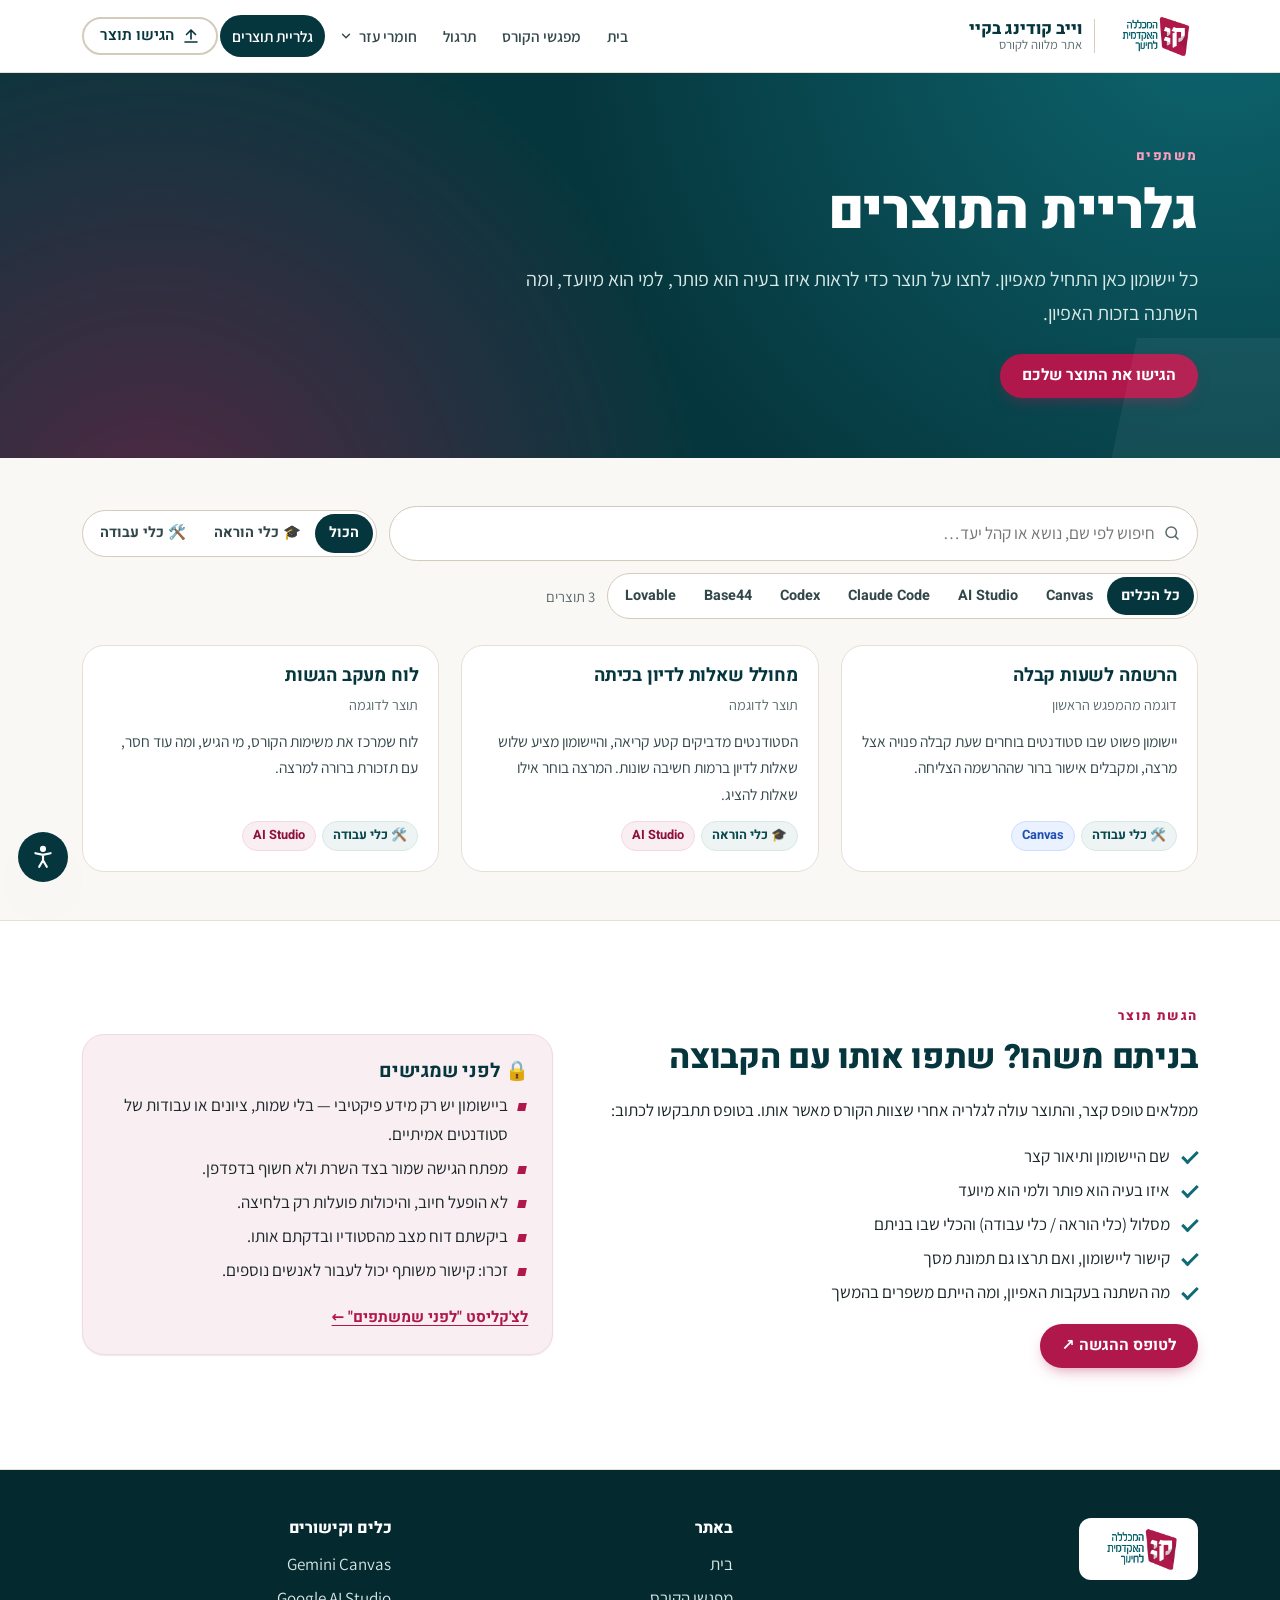
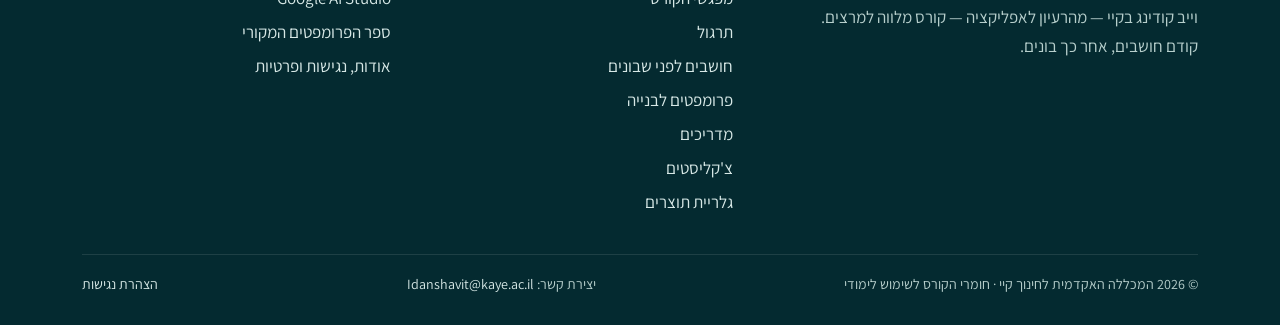
<file: gallery.html>
<!DOCTYPE html>
<html lang="he" dir="rtl">
<head>
<meta charset="utf-8">
<meta name="viewport" content="width=device-width, initial-scale=1">
<title>גלריית תוצרים — וייב קודינג בקיי</title>
<meta name="description" content="התוצרים שבנו משתתפי קורס וייב קודינג במכללת קיי: כלי הוראה וכלי עבודה שנבנו ב-Gemini Canvas וב-Google AI Studio.">
<link rel="icon" type="image/png" href="[data-uri]">
<link rel="preconnect" href="https://fonts.googleapis.com">
<link rel="preconnect" href="https://fonts.gstatic.com" crossorigin>
<link href="https://fonts.googleapis.com/css2?family=Assistant:wght@400;600;700&family=Heebo:wght@500;700;800;900&display=swap" rel="stylesheet">
<style>
/* =========================================================
   וייב קודינג בקיי — אתר מלווה לקורס
   מערכת עיצוב בהתאמה לשפה החזותית של המכללה האקדמית לחינוך קיי
   ========================================================= */

:root {
  --teal-950: #042a30;
  --teal-900: #06363d;
  --teal-800: #0a4850;
  --teal-700: #0b5560;
  --teal-600: #0e6b75;
  --teal-100: #d7e8e6;
  --teal-50: #eef4f3;
  --crimson: #b0174a;
  --crimson-700: #8e1139;
  --crimson-100: #f3d9e2;
  --crimson-50: #f9eef2;
  --paper: #faf8f4;
  --surface: #ffffff;
  --line: #e6e0d4;
  --line-strong: #d3cbbb;
  --ink: #1b2729;
  --ink-soft: #33474a;
  --muted: #5b6b6d;
  --success: #1f7a4d;

  --font-head: "Heebo", "Assistant", system-ui, sans-serif;
  --font-body: "Assistant", "Heebo", system-ui, sans-serif;

  --radius-sm: 8px;
  --radius: 14px;
  --radius-lg: 22px;
  --shadow-sm: 0 1px 2px rgba(6, 54, 61, .06), 0 1px 1px rgba(6, 54, 61, .04);
  --shadow: 0 6px 24px -8px rgba(6, 54, 61, .18), 0 2px 6px rgba(6, 54, 61, .06);
  --shadow-lg: 0 24px 60px -20px rgba(6, 54, 61, .35);

  --wrap: 1180px;
  --gutter: clamp(16px, 4vw, 32px);
  --fs-base: 1.0625rem;
}

/* ---------- reset ---------- */
*, *::before, *::after { box-sizing: border-box; }
html { -webkit-text-size-adjust: 100%; scroll-behavior: smooth; scroll-padding-top: 88px; }
body {
  margin: 0;
  font-family: var(--font-body);
  font-size: var(--fs-base);
  line-height: 1.7;
  color: var(--ink);
  background: var(--paper);
  overflow-x: hidden;
}
img, svg, video, iframe { max-width: 100%; display: block; }
h1, h2, h3, h4 { font-family: var(--font-head); line-height: 1.25; margin: 0 0 .5em; color: var(--teal-900); letter-spacing: -.01em; }
h1 { font-size: clamp(2rem, 5vw, 3.4rem); font-weight: 900; }
h2 { font-size: clamp(1.5rem, 3vw, 2.1rem); font-weight: 800; }
h3 { font-size: 1.2rem; font-weight: 700; }
p { margin: 0 0 1em; }
a { color: var(--teal-700); text-underline-offset: 3px; }
a:hover { color: var(--crimson); }
ul, ol { padding-inline-start: 1.3em; margin: 0 0 1em; }
li { margin-bottom: .3em; }
button { font: inherit; cursor: pointer; }
strong { font-weight: 700; }
.ltr { direction: ltr; unicode-bidi: isolate; display: inline-block; }

:focus-visible { outline: 3px solid var(--crimson); outline-offset: 3px; border-radius: 4px; }

.skip-link {
  position: absolute; inset-inline-start: 12px; top: -60px; z-index: 100;
  background: var(--teal-900); color: #fff; padding: 10px 16px; border-radius: var(--radius-sm);
  font-weight: 700; text-decoration: none;
}
.skip-link:focus { top: 12px; color: #fff; }

.visually-hidden { position: absolute !important; width: 1px; height: 1px; overflow: hidden; clip: rect(0 0 0 0); white-space: nowrap; }

.wrap { width: 100%; max-width: var(--wrap); margin-inline: auto; padding-inline: var(--gutter); }

/* ---------- header ---------- */
.site-header {
  position: sticky; top: 0; z-index: 50;
  background: rgba(255, 255, 255, .94);
  backdrop-filter: saturate(1.4) blur(10px);
  border-bottom: 1px solid var(--line);
}
.site-header .wrap { display: flex; align-items: center; gap: 20px; min-height: 72px; }
.brand { display: flex; align-items: center; gap: 12px; text-decoration: none; color: var(--teal-900); flex-shrink: 0; }
.brand img { height: 44px; width: auto; }
.brand-text { display: flex; flex-direction: column; line-height: 1.15; border-inline-start: 1px solid var(--line-strong); padding-inline-start: 12px; }
.brand-text b { font-family: var(--font-head); font-weight: 800; font-size: 1.05rem; }
.brand-text small { color: var(--muted); font-size: .8rem; }

.main-nav { margin-inline-start: auto; }
.main-nav ul { list-style: none; margin: 0; padding: 0; display: flex; gap: 2px; align-items: center; }
.main-nav li { margin: 0; }
.main-nav a {
  display: block; padding: 8px 12px; border-radius: 999px; text-decoration: none;
  color: var(--ink-soft); font-weight: 600; font-size: .96rem; white-space: nowrap;
}
.main-nav a:hover { background: var(--teal-50); color: var(--teal-900); }
.main-nav a[aria-current="page"] { background: var(--teal-900); color: #fff; }
.nav-cta { margin-inline-start: 6px; }
.nav-group { position: relative; }
.nav-group-btn {
  display: inline-flex; align-items: center; gap: 6px; padding: 8px 12px; border: 0; border-radius: 999px; background: none;
  font: inherit; font-weight: 600; font-size: .96rem; color: var(--ink-soft); white-space: nowrap; cursor: pointer;
}
.nav-group-btn:hover, .nav-group.open .nav-group-btn { background: var(--teal-50); color: var(--teal-900); }
.nav-group.has-current .nav-group-btn { background: var(--teal-900); color: #fff; }
.nav-group-btn svg { width: 14px; height: 14px; transition: transform .15s; }
.nav-group.open .nav-group-btn svg { transform: rotate(180deg); }
.main-nav .nav-sub {
  display: none; align-items: stretch; position: absolute; inset-inline-start: 0; top: calc(100% + 6px); z-index: 60; min-width: 220px;
  list-style: none; margin: 0; padding: 8px; flex-direction: column; gap: 2px; background: #fff;
  border: 1px solid var(--line); border-radius: 14px; box-shadow: var(--shadow);
}
.main-nav .nav-group.open .nav-sub { display: flex; }
.nav-sub a { border-radius: 10px; }
.main-nav a.btn { display: inline-flex; color: var(--teal-900); padding: 7px 16px; }
.main-nav a.btn:hover { background: var(--teal-50); color: var(--teal-900); }

.nav-toggle {
  display: none; margin-inline-start: auto; background: var(--teal-50); border: 1px solid var(--line);
  border-radius: 10px; width: 44px; height: 44px; align-items: center; justify-content: center; color: var(--teal-900);
}
.nav-toggle svg { width: 22px; height: 22px; }

@media (max-width: 1200px) {
  .nav-toggle { display: inline-flex; }
  .main-nav {
    position: fixed; inset: 72px 0 auto 0; background: #fff; border-bottom: 1px solid var(--line);
    box-shadow: var(--shadow); display: none; max-height: calc(100vh - 72px); overflow: auto;
  }
  .main-nav.open { display: block; }
  .main-nav ul { flex-direction: column; align-items: stretch; padding: 12px var(--gutter) 20px; gap: 4px; }
  .main-nav a { padding: 12px 14px; border-radius: 10px; font-size: 1.05rem; }
  .nav-cta { margin: 8px 0 0; }
  .nav-group-btn { display: flex; width: 100%; justify-content: space-between; padding: 12px 14px; border-radius: 10px; font-size: 1.05rem; }
  .main-nav .nav-sub { position: static; display: none; min-width: 0; border: 0; box-shadow: none; padding: 2px 0 6px; padding-inline-start: 14px; }
  .main-nav .nav-group.open .nav-sub { display: flex; }
  .nav-cta .btn { width: 100%; justify-content: center; }
}
@media (max-width: 420px) { .brand-text small { display: none; } .brand img { height: 38px; } }

/* ---------- buttons ---------- */
.btn {
  display: inline-flex; align-items: center; gap: 8px; border: 2px solid transparent;
  padding: 10px 20px; border-radius: 999px; font-weight: 700; text-decoration: none;
  font-family: var(--font-head); font-size: .98rem; line-height: 1.3; transition: transform .15s, background .15s, box-shadow .15s;
}
.btn:hover { transform: translateY(-1px); }
.btn-primary { background: var(--crimson); color: #fff; box-shadow: 0 6px 16px -6px rgba(176, 23, 74, .55); }
.btn-primary:hover { background: var(--crimson-700); color: #fff; }
.btn-teal { background: var(--teal-900); color: #fff; }
.btn-teal:hover { background: var(--teal-700); color: #fff; }
.btn-ghost { background: transparent; color: var(--teal-900); border-color: var(--line-strong); }
.btn-ghost:hover { background: var(--teal-50); color: var(--teal-900); }
.btn-light { background: #fff; color: var(--teal-900); }
.btn-light:hover { color: var(--crimson); }
.btn-outline-light { color: #fff; border-color: rgba(255,255,255,.45); background: transparent; }
.btn-outline-light:hover { background: rgba(255,255,255,.1); color: #fff; }
.btn-sm { padding: 6px 14px; font-size: .88rem; }
.btn svg { width: 18px; height: 18px; flex-shrink: 0; }

/* ---------- signature: skewed tag (from the Kaye logo) ---------- */
.tag {
  display: inline-block; position: relative; padding: 4px 14px; font-family: var(--font-head);
  font-weight: 800; font-size: .82rem; letter-spacing: .06em; color: #fff; z-index: 0;
}
.tag::before {
  content: ""; position: absolute; inset: 0; background: var(--crimson); transform: skewX(-12deg); z-index: -1; border-radius: 3px;
}
.tag.teal::before { background: var(--teal-700); }
.tag.soft { color: var(--crimson-700); }
.tag.soft::before { background: var(--crimson-50); }

.eyebrow { font-family: var(--font-head); font-weight: 800; color: var(--crimson); letter-spacing: .12em; font-size: .82rem; margin-bottom: 10px; display: block; }

/* ---------- page hero ---------- */
.page-hero {
  background: var(--teal-900);
  background-image:
    radial-gradient(circle at 12% 120%, rgba(176, 23, 74, .45), transparent 45%),
    radial-gradient(circle at 95% -20%, rgba(14, 107, 117, .9), transparent 50%);
  color: #fff; padding: clamp(40px, 7vw, 72px) 0 clamp(36px, 6vw, 60px); position: relative; overflow: hidden;
}
.page-hero::after {
  content: ""; position: absolute; inset-inline-start: -60px; bottom: -40px; width: 220px; height: 160px;
  background: rgba(255,255,255,.05); transform: skewX(-12deg);
}
.page-hero h1 { color: #fff; margin-bottom: .3em; }
.page-hero p.lead { font-size: clamp(1.05rem, 2vw, 1.25rem); color: #d7e8e6; max-width: 720px; margin: 0; }
.page-hero .eyebrow { color: #ff9fbf; }
.page-hero .hero-actions { margin-top: 24px; display: flex; flex-wrap: wrap; gap: 12px; }
.breadcrumbs { font-size: .9rem; color: #a9c9c6; margin-bottom: 14px; }
.breadcrumbs a { color: #d7e8e6; }

/* ---------- sections ---------- */
.section { padding: clamp(44px, 7vw, 84px) 0; }
.section.tight { padding: clamp(28px, 4vw, 48px) 0; }
.section.alt { background: #fff; border-block: 1px solid var(--line); }
.section-head { max-width: 760px; margin-bottom: 32px; }
.section-head p { color: var(--muted); font-size: 1.1rem; margin: 0; }
.bar-title { border-inline-start: 6px solid var(--teal-900); padding-inline-start: 14px; }

.grid { display: grid; gap: 20px; }
.grid-2 { grid-template-columns: repeat(auto-fit, minmax(min(100%, 420px), 1fr)); }
.grid-3 { grid-template-columns: repeat(auto-fit, minmax(min(100%, 300px), 1fr)); }
.grid-4 { grid-template-columns: repeat(auto-fit, minmax(min(100%, 240px), 1fr)); }

.card {
  background: var(--surface); border: 1px solid var(--line); border-radius: var(--radius-lg);
  padding: 24px; box-shadow: var(--shadow-sm);
}
.card h3 { margin-bottom: .4em; }
.card p:last-child, .card ul:last-child { margin-bottom: 0; }
.card.teal { background: var(--teal-50); border-color: var(--teal-100); }
.card.pink { background: var(--crimson-50); border-color: var(--crimson-100); }
.card.dark { background: var(--teal-900); color: #e3eeed; border-color: var(--teal-900); }
.card.dark h3, .card.dark h2 { color: #fff; }
a.card { text-decoration: none; color: inherit; display: block; transition: transform .18s, box-shadow .18s, border-color .18s; }
a.card:hover { transform: translateY(-3px); box-shadow: var(--shadow); border-color: var(--teal-100); color: inherit; }
.card .icon {
  width: 48px; height: 48px; border-radius: 12px; display: grid; place-items: center; font-size: 1.5rem;
  background: var(--teal-50); margin-bottom: 14px;
}
.card .more { font-weight: 700; color: var(--crimson); font-family: var(--font-head); font-size: .95rem; }

.muted { color: var(--muted); }
.small { font-size: .92rem; }

/* callouts */
.callout {
  border-radius: var(--radius); padding: 18px 22px; border: 1px solid var(--teal-100); background: var(--teal-50);
  border-inline-start: 5px solid var(--teal-700);
}
.callout.pink { background: var(--crimson-50); border-color: var(--crimson-100); border-inline-start-color: var(--crimson); }
.callout.dark { background: var(--teal-900); color: #e3eeed; border-color: var(--teal-900); border-inline-start-color: var(--crimson); }
.callout.dark strong { color: #fff; }
.callout p:last-child { margin-bottom: 0; }

/* check-list style ul */
ul.ticks { list-style: none; padding: 0; }
ul.ticks li { position: relative; padding-inline-start: 28px; }
ul.ticks li::before {
  content: ""; position: absolute; inset-inline-start: 0; top: .55em; width: 16px; height: 9px;
  border-left: 3px solid var(--teal-600); border-bottom: 3px solid var(--teal-600); transform: rotate(-45deg);
}
ul.dots { list-style: none; padding: 0; }
ul.dots li { position: relative; padding-inline-start: 20px; }
ul.dots li::before { content: ""; position: absolute; inset-inline-start: 2px; top: .7em; width: 8px; height: 8px; background: var(--crimson); transform: skewX(-12deg); }

/* numbered steps */
ol.steps { list-style: none; padding: 0; counter-reset: s; }
ol.steps > li { counter-increment: s; position: relative; padding-inline-start: 54px; margin-bottom: 18px; min-height: 40px; }
ol.steps > li::before {
  content: counter(s); position: absolute; inset-inline-start: 0; top: -2px; width: 38px; height: 38px; border-radius: 50%;
  background: var(--teal-900); color: #fff; display: grid; place-items: center; font-family: var(--font-head); font-weight: 800;
}

/* ---------- path (course journey) ---------- */
.path { display: grid; grid-template-columns: repeat(4, 1fr); gap: 0; position: relative; }
.path-step {
  position: relative; padding: 26px 22px 24px; background: #fff; border: 1px solid var(--line); text-decoration: none; color: inherit;
  transition: background .2s;
}
.path-step:first-child { border-radius: 0 var(--radius-lg) var(--radius-lg) 0; }
.path-step:last-child { border-radius: var(--radius-lg) 0 0 var(--radius-lg); }
.path-step + .path-step { border-inline-start: 0; }
.path-step:hover { background: var(--teal-50); color: inherit; }
.path-step .num {
  font-family: var(--font-head); font-weight: 900; font-size: 2.6rem; line-height: 1; color: var(--teal-100);
  display: block; margin-bottom: 8px;
}
.path-step:hover .num { color: var(--crimson); }
.path-step h3 { font-size: 1.35rem; margin-bottom: 4px; }
.path-step p { color: var(--muted); font-size: .96rem; margin: 0 0 10px; }
.path-step .links { font-size: .9rem; font-weight: 700; color: var(--crimson); font-family: var(--font-head); }
.path-step:not(:last-child)::after {
  content: "←"; position: absolute; top: 50%; inset-inline-end: -16px; width: 30px; height: 30px; border-radius: 50%;
  background: var(--crimson); color: #fff; display: grid; place-items: center; font-weight: 900; font-size: .95rem;
  transform: translateY(-50%); z-index: 2; box-shadow: 0 0 0 4px var(--paper);
}
@media (max-width: 860px) {
  .path { grid-template-columns: 1fr 1fr; gap: 12px; }
  .path-step, .path-step:first-child, .path-step:last-child { border-radius: var(--radius); border: 1px solid var(--line) !important; }
  .path-step::after { display: none; }
}
@media (max-width: 480px) { .path { grid-template-columns: 1fr; } }

/* ---------- home hero ---------- */
.home-hero { background: var(--teal-900); color: #fff; position: relative; overflow: hidden; }
.home-hero .wrap { display: grid; grid-template-columns: 1.25fr .9fr; gap: 48px; align-items: center; padding-block: clamp(48px, 8vw, 96px); position: relative; z-index: 1; }
.home-hero h1 { color: #fff; font-size: clamp(2.3rem, 6vw, 4.2rem); margin-bottom: 18px; }
.home-hero h1 .hl { position: relative; display: inline-block; z-index: 0; padding-inline: 10px; }
.home-hero h1 .hl::before { content: ""; position: absolute; inset: 8% -2px 4%; background: var(--crimson); transform: skewX(-12deg); z-index: -1; border-radius: 4px; }
.home-hero .lead { font-size: clamp(1.1rem, 2.2vw, 1.35rem); color: #cfe3e1; max-width: 560px; }
.home-hero .bg-shape { position: absolute; inset-inline-start: -8%; top: -30%; width: 55%; height: 160%; background: linear-gradient(160deg, rgba(14,107,117,.55), rgba(14,107,117,0)); transform: skewX(-12deg); }
.hero-panel {
  background: rgba(255,255,255,.06); border: 1px solid rgba(255,255,255,.14); border-radius: var(--radius-lg); padding: 26px;
  backdrop-filter: blur(6px);
}
.hero-panel h2 { color: #fff; font-size: 1.15rem; margin-bottom: 14px; }
.principle { display: flex; flex-wrap: wrap; align-items: center; gap: 8px; margin: 0; padding: 0; list-style: none; }
.principle li { margin: 0; background: rgba(255,255,255,.1); border-radius: 999px; padding: 6px 14px; font-weight: 700; font-family: var(--font-head); font-size: .95rem; }
.principle li.arrow { background: none; padding: 0; color: #ff9fbf; }
.hero-panel .quote { margin: 20px 0 0; font-size: .95rem; color: #bcd6d3; border-top: 1px solid rgba(255,255,255,.14); padding-top: 16px; }
@media (max-width: 900px) { .home-hero .wrap { grid-template-columns: 1fr; gap: 28px; } }

/* ---------- prompt box ---------- */
.prompt {
  background: var(--surface); border: 1px solid var(--line); border-radius: var(--radius); overflow: hidden; box-shadow: var(--shadow-sm);
}
.prompt-head { display: flex; align-items: center; gap: 12px; padding: 12px 16px; background: var(--teal-50); border-bottom: 1px solid var(--line); flex-wrap: wrap; }
.prompt-head h3, .prompt-head h4 { margin: 0; font-size: 1.05rem; flex: 1; min-width: 180px; }
.prompt-body {
  padding: 18px 20px; white-space: pre-wrap; font-size: 1rem; line-height: 1.75; color: var(--ink-soft);
  border-inline-start: 4px solid var(--teal-700); margin: 14px; background: #fbfaf7; border-radius: var(--radius-sm);
  max-height: 420px; overflow: auto;
}
.ph { background: var(--crimson-50); color: var(--crimson-700); border-radius: 4px; padding: 0 4px; font-weight: 700; }
.prompt.pink .prompt-body { border-inline-start-color: var(--crimson); }
.prompt-meta { padding: 0 20px 16px; color: var(--muted); font-size: .92rem; }
.prompt-meta p { margin: 0 0 .3em; }

.copy-btn {
  display: inline-flex; align-items: center; gap: 6px; border: 0; background: var(--teal-900); color: #fff; border-radius: 999px;
  padding: 7px 16px; font-weight: 700; font-family: var(--font-head); font-size: .9rem; transition: background .15s;
}
.copy-btn:hover { background: var(--crimson); }
.copy-btn svg { width: 16px; height: 16px; }
.copy-btn.done { background: var(--success); }

.chip {
  display: inline-flex; align-items: center; gap: 4px; padding: 3px 10px; border-radius: 999px; font-size: .8rem; font-weight: 700;
  background: #fff; border: 1px solid var(--line); color: var(--ink-soft); font-family: var(--font-head); white-space: nowrap;
}
.chip.canvas { background: #eaf1ff; border-color: #cfdcfa; color: #1f4fb3; }
.chip.studio { background: var(--crimson-50); border-color: var(--crimson-100); color: var(--crimson-700); }
.chip.any { background: var(--teal-50); border-color: var(--teal-100); color: var(--teal-800); }
.chip.ext { background: #f4efe4; border-color: #e6dcc6; color: #6b5a2e; }

/* ---------- toolbar / filters ---------- */
.toolbar { display: flex; flex-wrap: wrap; gap: 12px; align-items: center; margin-bottom: 26px; }
.search {
  flex: 1 1 260px; display: flex; align-items: center; gap: 8px; background: #fff; border: 1px solid var(--line-strong);
  border-radius: 999px; padding: 4px 16px;
}
.search input { border: 0; outline: 0; flex: 1; font: inherit; padding: 8px 0; background: transparent; min-width: 0; }
.search:focus-within { border-color: var(--teal-700); box-shadow: 0 0 0 3px var(--teal-100); }
.search svg { width: 18px; height: 18px; color: var(--muted); }
.seg { display: inline-flex; background: #fff; border: 1px solid var(--line-strong); border-radius: 999px; padding: 3px; flex-wrap: wrap; }
.seg button { border: 0; background: transparent; padding: 7px 14px; border-radius: 999px; font-weight: 700; color: var(--ink-soft); font-family: var(--font-head); font-size: .9rem; }
.seg button[aria-pressed="true"] { background: var(--teal-900); color: #fff; }
.seg button:hover:not([aria-pressed="true"]) { background: var(--teal-50); }

/* ---------- category nav (prompts / guides) ---------- */
.layout-side { display: grid; grid-template-columns: 250px 1fr; gap: 40px; align-items: start; }
.side-nav { position: sticky; top: 96px; background: #fff; border: 1px solid var(--line); border-radius: var(--radius); padding: 14px; }
.side-nav h2 { font-size: .85rem; letter-spacing: .1em; color: var(--muted); margin: 4px 8px 8px; }
.side-nav ul { list-style: none; margin: 0; padding: 0; }
.side-nav li { margin: 0; }
.side-nav a { display: block; padding: 8px 10px; border-radius: 8px; text-decoration: none; color: var(--ink-soft); font-weight: 600; font-size: .95rem; }
.side-nav a:hover, .side-nav a.active { background: var(--teal-50); color: var(--teal-900); }
@media (max-width: 900px) {
  .layout-side { grid-template-columns: 1fr; gap: 20px; }
  .side-nav { position: static; }
  .side-nav ul { display: flex; flex-wrap: wrap; gap: 6px; }
  .side-nav a { background: var(--teal-50); border-radius: 999px; padding: 6px 12px; font-size: .88rem; }
}
.cat-block { margin-bottom: 48px; }
.cat-block > h2 { display: flex; align-items: center; gap: 10px; }
.cat-block > p { color: var(--muted); }
.stack { display: grid; gap: 18px; }

/* ---------- prompt book wizard ---------- */
.track-pick { display: grid; grid-template-columns: 1fr 1fr; gap: 16px; }
.track-btn {
  text-align: start; background: #fff; border: 2px solid var(--line); border-radius: var(--radius-lg); padding: 20px 22px;
  display: flex; gap: 14px; align-items: flex-start; transition: border-color .15s, box-shadow .15s; color: inherit;
}
.track-btn .ti { font-size: 2rem; line-height: 1; }
.track-btn b { font-family: var(--font-head); font-size: 1.2rem; color: var(--teal-900); display: block; }
.track-btn span.q { color: var(--muted); font-size: .95rem; }
.track-btn[aria-pressed="true"] { border-color: var(--teal-900); box-shadow: 0 0 0 4px var(--teal-100); }
.track-btn:hover { border-color: var(--teal-600); }
@media (max-width: 640px) { .track-pick { grid-template-columns: 1fr; } }

.stepper { list-style: none; margin: 28px 0 24px; padding: 0; display: grid; grid-template-columns: repeat(7, 1fr); gap: 6px; }
.stepper li { margin: 0; }
.stepper button {
  width: 100%; border: 1px solid var(--line); background: #fff; border-radius: 12px; padding: 10px 6px 8px;
  display: flex; flex-direction: column; align-items: center; gap: 2px; color: var(--ink-soft); position: relative;
}
.stepper .n { font-family: var(--font-head); font-weight: 900; font-size: 1.2rem; color: var(--teal-700); }
.stepper .l { font-size: .8rem; font-weight: 700; line-height: 1.2; text-align: center; }
.stepper button[aria-current="step"] { background: var(--teal-900); border-color: var(--teal-900); color: #fff; }
.stepper button[aria-current="step"] .n { color: #ff9fbf; }
.stepper button.done::after {
  content: "✓"; position: absolute; top: -7px; inset-inline-end: -5px; width: 20px; height: 20px; border-radius: 50%;
  background: var(--success); color: #fff; font-size: .72rem; display: grid; place-items: center; font-weight: 900;
}
@media (max-width: 720px) {
  .stepper { grid-template-columns: repeat(7, minmax(44px, 1fr)); gap: 4px; }
  .stepper .l { display: none; }
}
.step-panel { display: grid; grid-template-columns: 1fr 300px; gap: 24px; align-items: start; }
@media (max-width: 960px) { .step-panel { grid-template-columns: 1fr; } }
.step-aside { display: grid; gap: 14px; }
.step-title { display: flex; align-items: baseline; gap: 12px; flex-wrap: wrap; margin-bottom: 14px; }
.step-title h2 { margin: 0; }
.step-nav { display: flex; justify-content: space-between; gap: 12px; margin-top: 20px; flex-wrap: wrap; }
.progress { height: 8px; background: var(--teal-100); border-radius: 999px; overflow: hidden; }
.progress > span { display: block; height: 100%; background: var(--crimson); border-radius: 999px; transition: width .3s; }
.check-row { display: flex; align-items: center; gap: 10px; font-weight: 700; cursor: pointer; }
.check-row input { width: 20px; height: 20px; accent-color: var(--teal-900); }

/* floating helper (slow-down prompt) */
.fab {
  position: fixed; inset-inline-start: 18px; bottom: 18px; z-index: 40; background: var(--crimson); color: #fff; border: 0;
  border-radius: 999px; padding: 12px 18px; font-weight: 800; font-family: var(--font-head); box-shadow: var(--shadow-lg);
  display: inline-flex; gap: 8px; align-items: center;
}
.fab:hover { background: var(--crimson-700); }

/* ---------- dialog ---------- */
dialog {
  border: 0; border-radius: var(--radius-lg); padding: 0; width: min(760px, calc(100vw - 24px)); max-height: calc(100vh - 40px);
  box-shadow: var(--shadow-lg); color: var(--ink);
}
dialog::backdrop { background: rgba(4, 42, 48, .6); backdrop-filter: blur(2px); }
.dialog-head { display: flex; align-items: center; justify-content: space-between; gap: 12px; padding: 18px 22px; border-bottom: 1px solid var(--line); background: var(--teal-50); position: sticky; top: 0; z-index: 1; }
.dialog-head h2 { margin: 0; font-size: 1.3rem; }
.dialog-body { padding: 22px; }
.icon-btn { border: 1px solid var(--line); background: #fff; width: 40px; height: 40px; border-radius: 50%; display: grid; place-items: center; color: var(--teal-900); flex-shrink: 0; }
.icon-btn:hover { background: var(--crimson-50); color: var(--crimson); }
.icon-btn svg { width: 18px; height: 18px; }

/* ---------- video ---------- */
.video {
  position: relative; aspect-ratio: 16 / 9; border-radius: var(--radius); overflow: hidden; background: var(--teal-950); box-shadow: var(--shadow);
}
.video button { position: absolute; inset: 0; border: 0; padding: 0; background: transparent; width: 100%; height: 100%; }
.video img { width: 100%; height: 100%; object-fit: cover; opacity: .85; transition: opacity .2s, transform .4s; }
.video button:hover img { opacity: 1; transform: scale(1.02); }
.video .play {
  position: absolute; top: 50%; left: 50%; transform: translate(-50%, -50%); width: 74px; height: 74px; border-radius: 50%;
  background: var(--crimson); display: grid; place-items: center; box-shadow: 0 8px 30px rgba(0,0,0,.4);
}
.video .play svg { width: 30px; height: 30px; fill: #fff; margin-left: 4px; }
.video iframe { position: absolute; inset: 0; width: 100%; height: 100%; border: 0; }

/* ---------- session cards ---------- */
.session { display: grid; grid-template-columns: 1.1fr 1fr; gap: 36px; align-items: start; }
@media (max-width: 900px) { .session { grid-template-columns: 1fr; } }
.session + .session { margin-top: 64px; padding-top: 64px; border-top: 1px dashed var(--line-strong); }
.session-num { font-family: var(--font-head); font-weight: 900; color: var(--crimson); font-size: 1rem; letter-spacing: .1em; }
.resource-list { list-style: none; padding: 0; margin: 18px 0 0; display: grid; gap: 10px; }
.resource-list li { margin: 0; }
.resource-list a {
  display: flex; align-items: center; gap: 12px; padding: 12px 14px; border: 1px solid var(--line); border-radius: 12px; background: #fff;
  text-decoration: none; color: var(--ink); font-weight: 600;
}
.resource-list a:hover { border-color: var(--teal-600); background: var(--teal-50); color: var(--teal-900); }
.resource-list .ri { width: 36px; height: 36px; border-radius: 9px; display: grid; place-items: center; background: var(--crimson-50); font-size: 1.1rem; flex-shrink: 0; }
.resource-list small { display: block; color: var(--muted); font-weight: 400; }

.agenda { list-style: none; padding: 0; margin: 0; display: grid; grid-template-columns: repeat(auto-fit, minmax(min(100%, 200px), 1fr)); gap: 10px; }
.agenda li { margin: 0; background: #fff; border: 1px solid var(--line); border-radius: 12px; padding: 12px 14px; }
.agenda b { display: block; font-family: var(--font-head); color: var(--teal-900); }
.agenda .n { font-family: var(--font-head); font-weight: 900; color: var(--crimson); font-size: .85rem; }
.agenda span.d { color: var(--muted); font-size: .92rem; }

/* ---------- comparison ---------- */
.compare { display: grid; grid-template-columns: 1fr 1fr; gap: 0; border-radius: var(--radius-lg); overflow: hidden; border: 1px solid var(--line); }
.compare > div { padding: 26px; background: #fff; }
.compare > div + div { border-inline-start: 1px solid var(--line); }
.compare h3 { display: flex; align-items: center; gap: 8px; }
.compare .canvas-col { background: #f5f8ff; }
.compare .studio-col { background: var(--crimson-50); }
.compare .foot { grid-column: 1 / -1; background: var(--teal-900); color: #e3eeed; text-align: center; padding: 16px; }
.compare .foot strong { color: #fff; }
@media (max-width: 700px) { .compare { grid-template-columns: 1fr; } .compare > div + div { border-inline-start: 0; border-top: 1px solid var(--line); } }

.roles { display: grid; grid-template-columns: repeat(3, 1fr); gap: 12px; }
.roles > div { text-align: center; background: #fff; border: 1px solid var(--line); border-radius: var(--radius); padding: 18px 12px; }
.roles .e { font-size: 1.8rem; }
.roles span.small { display: block; }
.roles b { display: block; font-family: var(--font-head); color: var(--teal-900); font-size: 1.1rem; }
@media (max-width: 560px) { .roles { grid-template-columns: 1fr; } }

.flow { display: flex; flex-wrap: wrap; gap: 8px; align-items: center; list-style: none; padding: 0; margin: 0; }
.flow li { margin: 0; background: #fff; border: 1px solid var(--line); border-radius: 999px; padding: 6px 14px; font-weight: 700; font-family: var(--font-head); color: var(--teal-900); font-size: .95rem; }
.flow li.arrow { border: 0; background: none; padding: 0; color: var(--crimson); }
.card.dark .flow li { background: rgba(255,255,255,.08); border-color: rgba(255,255,255,.18); color: #fff; }

/* ---------- checklists ---------- */
.checklist { list-style: none; padding: 0; margin: 0; }
.checklist li { margin: 0; border-bottom: 1px solid var(--line); }
.checklist li:last-child { border-bottom: 0; }
.checklist label { display: flex; gap: 12px; align-items: flex-start; padding: 11px 4px; cursor: pointer; }
.checklist input { width: 22px; height: 22px; margin-top: 3px; accent-color: var(--teal-900); flex-shrink: 0; }
.checklist input:checked + span { color: var(--muted); text-decoration: line-through; text-decoration-color: var(--crimson); }
.cl-head { display: flex; align-items: center; gap: 12px; justify-content: space-between; flex-wrap: wrap; margin-bottom: 8px; }
.cl-head h3 { margin: 0; }
.cl-count { font-family: var(--font-head); font-weight: 800; color: var(--teal-700); font-size: .9rem; }
.cl-card .progress { margin: 6px 0 12px; }
.link-btn { border: 0; background: none; color: var(--muted); text-decoration: underline; font-size: .88rem; padding: 4px; }
.link-btn:hover { color: var(--crimson); }

.timer { display: flex; flex-wrap: wrap; align-items: center; gap: 16px; }
.timer-display { font-family: var(--font-head); font-weight: 900; font-size: 3rem; color: var(--teal-900); font-variant-numeric: tabular-nums; min-width: 150px; direction: ltr; }
.timer-display.low { color: var(--crimson); }
.timer-phases { display: flex; gap: 6px; flex-wrap: wrap; }
.timer-phases span { padding: 4px 12px; border-radius: 999px; background: var(--teal-50); font-weight: 700; font-size: .88rem; color: var(--teal-800); font-family: var(--font-head); }
.timer-phases span.on { background: var(--crimson); color: #fff; }
textarea, input[type="text"], input[type="url"] {
  width: 100%; font: inherit; border: 1px solid var(--line-strong); border-radius: 10px; padding: 10px 12px; background: #fff; color: var(--ink);
}
textarea:focus, input[type="text"]:focus { outline: 0; border-color: var(--teal-700); box-shadow: 0 0 0 3px var(--teal-100); }
.field { margin-bottom: 14px; }
.field label { display: block; font-weight: 700; margin-bottom: 4px; color: var(--teal-900); font-family: var(--font-head); }

/* ---------- gallery ---------- */
.gallery { display: grid; grid-template-columns: repeat(auto-fill, minmax(min(100%, 300px), 1fr)); gap: 22px; }
.project {
  background: #fff; border: 1px solid var(--line); border-radius: var(--radius-lg); overflow: hidden; display: flex; flex-direction: column;
  transition: transform .18s, box-shadow .18s; text-align: start; padding: 0; color: inherit; width: 100%;
}
.project:hover { transform: translateY(-4px); box-shadow: var(--shadow); }
.project .thumb { aspect-ratio: 16 / 10; background: var(--teal-900); position: relative; overflow: hidden; }
.project .thumb img { width: 100%; height: 100%; object-fit: cover; }
.project .thumb .ph-art {
  position: absolute; inset: 0; display: grid; place-items: center; color: #fff; font-family: var(--font-head); font-weight: 900;
  font-size: 2.6rem; letter-spacing: .02em;
}
.project .thumb .ph-art::before { content: ""; position: absolute; inset-inline-end: -10%; top: -20%; width: 55%; height: 140%; background: rgba(255,255,255,.08); transform: skewX(-12deg); }
.project .thumb .badges { position: absolute; top: 12px; inset-inline-start: 12px; display: flex; gap: 6px; }
.project .body { padding: 18px 20px 20px; display: flex; flex-direction: column; gap: 6px; flex: 1; }
.project h3 { margin: 0; font-size: 1.15rem; }
.project .by { color: var(--muted); font-size: .9rem; }
.project .desc { color: var(--ink-soft); font-size: .97rem; margin: 4px 0 8px; display: -webkit-box; -webkit-line-clamp: 3; -webkit-box-orient: vertical; overflow: hidden; }
.project .foot { margin-top: auto; display: flex; gap: 6px; flex-wrap: wrap; }
.sample-badge { background: #fff4d6; color: #7a5a00; border: 1px solid #f0dc9c; }
.empty { text-align: center; padding: 48px 20px; color: var(--muted); border: 2px dashed var(--line-strong); border-radius: var(--radius-lg); }
.detail-grid { display: grid; gap: 16px; }
.detail-grid dt { font-family: var(--font-head); font-weight: 800; color: var(--teal-900); font-size: .95rem; }
.detail-grid dd { margin: 2px 0 0; color: var(--ink-soft); white-space: pre-wrap; }
.detail-shot { border-radius: var(--radius); overflow: hidden; border: 1px solid var(--line); margin-bottom: 18px; }

.submit-band { display: grid; grid-template-columns: 1.3fr 1fr; gap: 32px; align-items: center; }
@media (max-width: 860px) { .submit-band { grid-template-columns: 1fr; } }

/* ---------- toast ---------- */
.toast {
  position: fixed; bottom: 24px; left: 50%; transform: translate(-50%, 30px); background: var(--teal-900); color: #fff; padding: 12px 22px;
  border-radius: 999px; font-weight: 700; box-shadow: var(--shadow-lg); opacity: 0; pointer-events: none; transition: .25s; z-index: 200;
}
.toast.show { opacity: 1; transform: translate(-50%, 0); }

/* ---------- a11y panel ---------- */
.a11y-btn {
  position: fixed; inset-inline-end: 18px; bottom: 18px; z-index: 45; width: 50px; height: 50px; border-radius: 50%; border: 0;
  background: var(--teal-900); color: #fff; box-shadow: var(--shadow-lg); display: grid; place-items: center;
}
.a11y-btn svg { width: 26px; height: 26px; }
.a11y-panel {
  position: fixed; inset-inline-end: 18px; bottom: 78px; z-index: 45; background: #fff; border: 1px solid var(--line); border-radius: var(--radius);
  box-shadow: var(--shadow-lg); padding: 14px; width: 250px; display: none;
}
.a11y-panel.open { display: block; }
.a11y-panel h2 { font-size: 1rem; margin: 0 0 10px; }
.a11y-panel button { display: flex; width: 100%; text-align: start; border: 1px solid var(--line); background: var(--paper); border-radius: 8px; padding: 8px 10px; margin-bottom: 6px; font-weight: 600; color: var(--ink); }
.a11y-panel button[aria-pressed="true"] { background: var(--teal-900); color: #fff; border-color: var(--teal-900); }
.a11y-panel a { font-size: .88rem; }

html.a11y-big { font-size: 118%; }
html.a11y-links a { text-decoration: underline !important; outline: 1px dashed currentColor; }
html.a11y-contrast { --muted: #2a3638; --ink-soft: #111; --line: #8a9a9c; --line-strong: #5d6d6f; }
html.a11y-contrast body { background: #fff; }
html.a11y-readable { --font-body: Arial, sans-serif; --font-head: Arial, sans-serif; }
html.a11y-readable body { letter-spacing: .02em; word-spacing: .08em; }

/* ---------- footer ---------- */
.site-footer { background: var(--teal-950); color: #b7cfcc; padding: 48px 0 28px; margin-top: 0; }
.site-footer .cols { display: grid; grid-template-columns: 1.4fr 1fr 1fr; gap: 32px; }
.site-footer h2 { color: #fff; font-size: 1rem; margin-bottom: 12px; }
.site-footer ul { list-style: none; padding: 0; margin: 0; }
.site-footer a { color: #d7e8e6; text-decoration: none; }
.site-footer a:hover { color: #ff9fbf; text-decoration: underline; }
.site-footer .logo-chip { background: #fff; display: inline-block; padding: 8px 12px; border-radius: 12px; margin-bottom: 14px; }
.site-footer .logo-chip img { height: 46px; width: auto; }
.site-footer .bottom { border-top: 1px solid rgba(255,255,255,.1); margin-top: 32px; padding-top: 18px; font-size: .88rem; display: flex; justify-content: space-between; flex-wrap: wrap; gap: 10px; }
@media (max-width: 760px) { .site-footer .cols { grid-template-columns: 1fr; } }

@media (prefers-reduced-motion: reduce) {
  *, *::before, *::after { transition: none !important; animation: none !important; scroll-behavior: auto !important; }
}
@media print {
  .site-header, .site-footer, .a11y-btn, .fab, .copy-btn { display: none !important; }
  .prompt-body { max-height: none; }
}

/* ---------- refinements ---------- */
.home-hero .eyebrow { color: #ff9fbf; }
.step-panel .prompt-body { max-height: none; }

/* ---------- embed mode (Google Sites) ---------- */
html.embed body { background: var(--paper); }

html.embed .page-hero { padding: 36px 0 32px; }

/* =========================================================
   שיפורי חוויית שימוש — טלפון, ניווט והתקדמות
   ========================================================= */

/* שם השלב הנוכחי מתחת לפס השלבים */
.step-label { display: flex; justify-content: space-between; align-items: baseline; gap: 8px; margin: 10px 0 8px; font-family: var(--font-head); font-weight: 800; color: var(--teal-900); }
.step-label .of { color: var(--muted); font-weight: 600; font-size: .9rem; }

/* סטטוס התקדמות על כרטיסי המסלול בדף הבית */
.path-status {
  display: inline-block; margin-bottom: 8px; padding: 3px 10px; border-radius: 999px; font-size: .8rem; font-weight: 800;
  font-family: var(--font-head); background: var(--teal-50); color: var(--teal-800); border: 1px solid var(--teal-100);
}
.path-status.done { background: #e6f4ec; color: var(--success); border-color: #bfe3cd; }
.path-status[hidden] { display: none; }

/* כרטיס גלריה בלי תמונה */
.project .thumb { background: linear-gradient(135deg, var(--teal-900), var(--teal-700)); }
.project .thumb.t-studio { background: linear-gradient(135deg, var(--crimson-700), var(--crimson)); }
.project .thumb.t-canvas { background: linear-gradient(135deg, var(--teal-800), var(--teal-600)); }
.project .thumb .ph-art { display: flex; flex-direction: column; align-items: center; justify-content: center; gap: 6px; font-size: 1rem; }
.project .thumb .ph-icon { font-size: 2.6rem; line-height: 1; }
.project .thumb .ph-tool { font-size: .85rem; font-weight: 800; letter-spacing: .04em; background: rgba(255,255,255,.14); padding: 3px 12px; border-radius: 999px; }

/* חזרה למעלה */
.back-top {
  position: fixed; inset-inline-end: 18px; bottom: 80px; z-index: 44; width: 44px; height: 44px; border-radius: 50%;
  border: 1px solid var(--line); background: #fff; color: var(--teal-900); box-shadow: var(--shadow);
  display: grid; place-items: center; opacity: 0; pointer-events: none; transition: opacity .2s, bottom .2s;
}
.back-top.show { opacity: 1; pointer-events: auto; }
.back-top:hover { color: var(--crimson); }

/* כפתור העתקה צמוד בתחתית המסך (טלפון) */
.copybar {
  position: fixed; left: 12px; right: 12px; bottom: calc(12px + env(safe-area-inset-bottom, 0px)); z-index: 46;
  display: none; align-items: center; gap: 10px; background: var(--teal-900); color: #fff;
  border-radius: 16px; padding: 8px 8px 8px 14px; padding-inline-start: 14px; box-shadow: var(--shadow-lg);
}
.copybar.show { display: flex; }
.copybar span { flex: 1; min-width: 0; overflow: hidden; text-overflow: ellipsis; white-space: nowrap; font-weight: 700; font-size: .92rem; }
.copybar .copy-btn { background: var(--crimson); padding: 9px 16px; }
body.copybar-on .a11y-btn, body.copybar-on .fab { bottom: 80px; }
body.copybar-on .back-top { bottom: 136px; }
body.copybar-on .a11y-panel { bottom: 136px; }
body.copybar-on .toast { bottom: 84px; }

/* תפריט קטגוריות — הדגשת הקטגוריה הנוכחית */
.side-nav a.active { background: var(--teal-900); color: #fff; }

@media (max-width: 900px) {
  /* תפריט הקטגוריות נצמד לראש המסך ונגלל לרוחב */
  .side-nav {
    position: sticky; top: 72px; z-index: 30; margin-inline: calc(-1 * var(--gutter)); border-radius: 0; border-inline: 0; border-top: 0;
    padding: 8px var(--gutter); background: rgba(250, 248, 244, .96); backdrop-filter: blur(8px);
  }
  .side-nav h2, .side-nav > p { display: none; }
  .side-nav ul { flex-wrap: nowrap; overflow-x: auto; scrollbar-width: none; -webkit-overflow-scrolling: touch; padding-bottom: 2px; }
  .side-nav ul::-webkit-scrollbar { display: none; }
  .side-nav li { flex-shrink: 0; }
  html { scroll-padding-top: 136px; }
}

@media (max-width: 720px) {
  /* כפתורים צפים קטנים, ומרווח בתחתית כדי שלא יסתירו תוכן */
  main { padding-bottom: 76px; }
  .a11y-btn { width: 46px; height: 46px; bottom: 14px; inset-inline-end: 14px; }
  .a11y-btn svg { width: 22px; height: 22px; }
  .a11y-panel { bottom: 70px; inset-inline-end: 14px; }
  .back-top { bottom: 70px; inset-inline-end: 14px; }
  .fab { width: 46px; height: 46px; padding: 0; justify-content: center; bottom: 14px; inset-inline-start: 14px; font-size: 1.3rem; }
  .fab .fab-text { display: none; }

  /* כותרות עמוד קומפקטיות */
  .page-hero { padding: 28px 0 26px; }
  .page-hero h1 { font-size: 1.9rem; }
  .page-hero p.lead { font-size: 1rem; }

  /* ספר הפרומפטים: בחירת מסלול בשני כפתורים צרים */
  .track-pick { grid-template-columns: 1fr 1fr; gap: 8px; }
  .track-btn { padding: 12px; gap: 6px; flex-direction: column; align-items: flex-start; border-radius: var(--radius); }
  .track-btn .ti { font-size: 1.4rem; }
  .track-btn b { font-size: 1rem; }
  .track-btn span.q { display: none; }
  .stepper { margin: 18px 0 0; }
}

/* מונע מתפריט הקטגוריות להרחיב את העמוד לרוחב */
@media (max-width: 900px) {
  .layout-side { grid-template-columns: minmax(0, 1fr); }
  .layout-side > * { min-width: 0; }
}

</style>
</head>
<body>
<a class="skip-link" href="#main">דלגו לתוכן</a>
<header id="site-header"></header>

<main id="main">
  <section class="page-hero">
    <div class="wrap">
      <span class="eyebrow">משתפים</span>
      <h1>גלריית התוצרים</h1>
      <p class="lead">כל יישומון כאן התחיל מאפיון. לחצו על תוצר כדי לראות איזו בעיה הוא פותר, למי הוא מיועד, ומה השתנה בזכות האפיון.</p>
      <div class="hero-actions">
        <a class="btn btn-primary" data-link="submit" href="#submit">הגישו את התוצר שלכם</a>
      </div>
    </div>
  </section>

  <section class="section tight">
    <div class="wrap">
      <div class="toolbar" role="search">
        <label class="search">
          <span class="visually-hidden">חיפוש תוצר</span>
          <svg viewBox="0 0 24 24" fill="none" stroke="currentColor" stroke-width="2" stroke-linecap="round" aria-hidden="true"><circle cx="11" cy="11" r="7"/><path d="M20 20l-3.5-3.5"/></svg>
          <input type="search" id="gallery-search" placeholder="חיפוש לפי שם, נושא או קהל יעד…">
        </label>
        <div class="seg" data-filter="track" role="group" aria-label="סינון לפי מסלול">
          <button type="button" data-v="all" aria-pressed="true">הכול</button>
          <button type="button" data-v="הוראה" aria-pressed="false">🎓 כלי הוראה</button>
          <button type="button" data-v="עבודה" aria-pressed="false">🛠️ כלי עבודה</button>
        </div>
        <div class="seg" data-filter="tool" role="group" aria-label="סינון לפי כלי">
          <button type="button" data-v="all" aria-pressed="true">כל הכלים</button>
          <button type="button" data-v="Canvas" aria-pressed="false">Canvas</button>
          <button type="button" data-v="AI Studio" aria-pressed="false">AI Studio</button>
          <button type="button" data-v="Claude Code" aria-pressed="false" dir="ltr">Claude Code</button>
          <button type="button" data-v="Codex" aria-pressed="false" dir="ltr">Codex</button>
          <button type="button" data-v="Base44" aria-pressed="false" dir="ltr">Base44</button>
          <button type="button" data-v="Lovable" aria-pressed="false" dir="ltr">Lovable</button>
        </div>
        <span class="muted small" id="gallery-count" aria-live="polite"></span>
      </div>
      <div class="gallery" id="gallery"></div>
    </div>
  </section>

  <section class="section alt" id="submit" aria-labelledby="submit-title">
    <div class="wrap submit-band">
      <div>
        <span class="eyebrow">הגשת תוצר</span>
        <h2 id="submit-title">בניתם משהו? שתפו אותו עם הקבוצה</h2>
        <p>ממלאים טופס קצר, והתוצר עולה לגלריה אחרי שצוות הקורס מאשר אותו. בטופס תתבקשו לכתוב:</p>
        <ul class="ticks">
          <li>שם היישומון ותיאור קצר</li>
          <li>איזו בעיה הוא פותר ולמי הוא מיועד</li>
          <li>מסלול (כלי הוראה / כלי עבודה) והכלי שבו בניתם</li>
          <li>קישור ליישומון, ואם תרצו גם תמונת מסך</li>
          <li>מה השתנה בעקבות האפיון, ומה הייתם משפרים בהמשך</li>
        </ul>
        <p id="submit-cta"></p>
      </div>
      <div class="card pink">
        <h3>🔒 לפני שמגישים</h3>
        <ul class="dots">
          <li>ביישומון יש רק מידע פיקטיבי — בלי שמות, ציונים או עבודות של סטודנטים אמיתיים.</li>
          <li>מפתח הגישה שמור בצד השרת ולא חשוף בדפדפן.</li>
          <li>לא הופעל חיוב, והיכולות פועלות רק בלחיצה.</li>
          <li>ביקשתם דוח מצב מהסטודיו ובדקתם אותו.</li>
          <li>זכרו: קישור משותף יכול לעבור לאנשים נוספים.</li>
        </ul>
        <a class="more" href="checklists.html#before-share">לצ'קליסט "לפני שמשתפים" ←</a>
      </div>
    </div>
  </section>
</main>

<footer id="site-footer"></footer>
<script>
/* =========================================================
   הגדרות האתר — זה הקובץ היחיד שצריך לערוך אחרי הקמת טופס הגוגל.
   ראו הסבר מלא בקובץ README.md
   ========================================================= */
window.SITE_CONFIG = {
  courseName: "וייב קודינג בקיי",
  courseSubtitle: "מהרעיון לאפליקציה — קורס מלווה למרצים",

  /* קישור לטופס הגוגל להגשת תוצרים (הקישור שמתחיל ב-https://docs.google.com/forms/...)
     כל עוד השדה ריק — כפתור "הגישו תוצר" יוביל להסבר בעמוד הגלריה. */
  FORM_URL: "https://docs.google.com/forms/d/1hclcfSayF1zCOyUi1nj7JHoN1macEBwRK_X5VORBx58/viewform",

  /* קישור ה-CSV של גיליון התשובות אחרי "פרסום באינטרנט" (File → Share → Publish to web → CSV).
     כל עוד השדה ריק — הגלריה מציגה את התוצרים מתוך data/projects.js בלבד. */
  SHEET_CSV_URL: "https://docs.google.com/spreadsheets/d/e/2PACX-1vROVZxHRJceyanEyRJtBGeyoiGpIYqQnHcs7-1rdEjNofJXqrEohfnEpTyRO-E5NYPPQHCmD6EjW6Im/pub?gid=481259198&single=true&output=csv",

  /* להציג בגלריה רק שורות שבהן בעמודה "מאושר" כתוב "כן".
     true = אתם מאשרים כל תוצר לפני שהוא עולה לאתר (מומלץ). */
  REQUIRE_APPROVAL: true,

  /* להציג את תוצרי הדוגמה מתוך data/projects.js. כשיש תוצרים אמיתיים — שנו ל-false */
  SHOW_SAMPLE_PROJECTS: true,

  youtubePlaylist: "https://www.youtube.com/watch?v=bBZjhN9uaQs&list=PLerurp2CJfmA",
  videos: {
    session1: { id: "bBZjhN9uaQs", title: "סדנת אפיון (שיעור 1) — וייב קודינג מכללת קיי" },
    session2: { id: "PVXLNXLxppA", title: "וייב קודינג — מאפיון לאפליקציה ראשונית (שיעור 2)" }
  },

  links: {
    gemini: "https://gemini.google.com",
    aiStudio: "https://aistudio.google.com",
    promptBookOriginal: "https://wenjygal.github.io/thinking-before-building/",
    studioGuide: "https://gemini.google.com/share/9ae51eee2f07?skid=484f60e7-f9ce-46c3-b71e-88a9934f1ecd"
  },

  contactEmail: "Idanshavit@kaye.ac.il"
};

</script>
<script>
/* =========================================================
   תוצרי משתתפים — רשימה ידנית / דוגמאות.
   אם הגדרתם SHEET_CSV_URL ב-config.js, התוצרים מהטופס יתווספו לכאן אוטומטית.
   sample: true = תוצר לדוגמה (מסומן באתר כ"דוגמה"). מחקו כשיש תוצרים אמיתיים,
   או שנו SHOW_SAMPLE_PROJECTS ל-false בקובץ config.js.

   שדות: name (שם המשתתף/ת), title (שם היישומון), description (תיאור קצר),
   problem (איזו בעיה פותר), audience (למי מיועד), track (הוראה | עבודה),
   tool (Canvas | AI Studio), link (קישור ליישומון), image (קישור לתמונת מסך — לא חובה),
   changed (מה השתנה בעקבות האפיון — לא חובה), next (מה הייתם משפרים — לא חובה)
   ========================================================= */
window.PROJECTS = [
  {
    sample: true,
    name: "דוגמה מהמפגש הראשון",
    title: "הרשמה לשעות קבלה",
    description: "יישומון פשוט שבו סטודנטים בוחרים שעת קבלה פנויה אצל מרצה, ומקבלים אישור ברור שההרשמה הצליחה.",
    problem: "תיאום שעות קבלה במיילים מתפזר, ויוצר כפילויות ובלבול.",
    audience: "מרצה וסטודנטים בקורס",
    track: "עבודה",
    tool: "Canvas",
    link: "",
    image: "",
    changed: "הפרומפט הראשון היה \"צור לי אפליקציה להרשמה לשעות קבלה\". האפיון חשף שאלות שלא נשאלו: מי קובע את השעות, מה קורה כששעה כבר תפוסה, איך מבטלים, ומה המרצה צריך לראות.",
    next: "ביטול ושינוי פגישה, ותצוגה מרוכזת למרצה."
  },
  {
    sample: true,
    name: "תוצר לדוגמה",
    title: "מחולל שאלות לדיון בכיתה",
    description: "הסטודנטים מדביקים קטע קריאה, והיישומון מציע שלוש שאלות לדיון ברמות חשיבה שונות. המרצה בוחר אילו שאלות להציג.",
    problem: "סטודנטים להוראה מתקשים לנסח שאלות מעוררות חשיבה.",
    audience: "סטודנטים להוראה",
    track: "הוראה",
    tool: "AI Studio",
    link: "",
    image: "",
    changed: "התברר שהמרצה צריך לאשר את השאלות לפני שהן מוצגות, ושהכלי לא אמור לנסח עבור הסטודנט אלא לתת לו משוב על השאלות שכתב.",
    next: "משוב של הבינה על שאלות שהסטודנט כתב בעצמו."
  },
  {
    sample: true,
    name: "תוצר לדוגמה",
    title: "לוח מעקב הגשות",
    description: "לוח שמרכז את משימות הקורס, מי הגיש, ומה עוד חסר, עם תזכורת ברורה למרצה.",
    problem: "מעקב ידני אחרי הגשות בכמה קבוצות לוקח זמן רב.",
    audience: "מרצים ורכזי קורסים",
    track: "עבודה",
    tool: "AI Studio",
    link: "",
    image: "",
    changed: "הוחלט לא להכניס שמות סטודנטים אמיתיים בשלב הוכחת ההיתכנות, ולעבוד רק עם מידע פיקטיבי.",
    next: "התחברות עם חשבון גוגל ותפקידי צופה ועורך."
  }
];

</script>
<script>
/* =========================================================
   וייב קודינג בקיי — סקריפט משותף לכל העמודים
   כותרת, תפריט, תחתית, העתקה, סרטונים ונגישות
   ========================================================= */
(function () {
  "use strict";
  var CFG = window.SITE_CONFIG || {};
  /* מצב הטמעה (Google Sites): בלי כותרת/תחתית, קישורים פנימיים מובילים לעמודי האתר ב-Sites */
  var EMBED = window.EMBED_MODE || null;

  var ICONS = {
    menu: '<svg viewBox="0 0 24 24" fill="none" stroke="currentColor" stroke-width="2.2" stroke-linecap="round" aria-hidden="true"><path d="M4 7h16M4 12h16M4 17h16"/></svg>',
    close: '<svg viewBox="0 0 24 24" fill="none" stroke="currentColor" stroke-width="2.2" stroke-linecap="round" aria-hidden="true"><path d="M6 6l12 12M18 6L6 18"/></svg>',
    copy: '<svg viewBox="0 0 24 24" fill="none" stroke="currentColor" stroke-width="2" stroke-linecap="round" stroke-linejoin="round" aria-hidden="true"><rect x="8" y="8" width="12" height="12" rx="2"/><path d="M16 8V6a2 2 0 0 0-2-2H6a2 2 0 0 0-2 2v8a2 2 0 0 0 2 2h2"/></svg>',
    check: '<svg viewBox="0 0 24 24" fill="none" stroke="currentColor" stroke-width="2.6" stroke-linecap="round" stroke-linejoin="round" aria-hidden="true"><path d="M5 12l5 5L20 7"/></svg>',
    play: '<svg viewBox="0 0 24 24" aria-hidden="true"><path d="M8 5v14l11-7z"/></svg>',
    a11y: '<svg viewBox="0 0 24 24" fill="none" stroke="currentColor" stroke-width="2" stroke-linecap="round" aria-hidden="true"><circle cx="12" cy="4.5" r="1.8" fill="currentColor"/><path d="M5 8.5l7 1.5 7-1.5M12 10v5M12 15l-3.5 6M12 15l3.5 6"/></svg>',
    search: '<svg viewBox="0 0 24 24" fill="none" stroke="currentColor" stroke-width="2" stroke-linecap="round" aria-hidden="true"><circle cx="11" cy="11" r="7"/><path d="M20 20l-3.5-3.5"/></svg>',
    upload: '<svg viewBox="0 0 24 24" fill="none" stroke="currentColor" stroke-width="2.2" stroke-linecap="round" stroke-linejoin="round" aria-hidden="true"><path d="M12 16V4M6 10l6-6 6 6M4 20h16"/></svg>'
  };
  window.ICONS = ICONS;

  var NAV = [
    { href: "index.html", label: "בית" },
    { href: "sessions.html", label: "מפגשי הקורס" },
    { href: "practice.html", label: "תרגול" },
    { label: "חומרי עזר", children: [
      { href: "prompt-book.html", label: "חושבים לפני שבונים" },
      { href: "build-prompts.html", label: "פרומפטים לבנייה" },
      { href: "guides.html", label: "מדריכים" },
      { href: "checklists.html", label: "צ'קליסטים" }
    ] },
    { href: "gallery.html", label: "גלריית תוצרים" }
  ];

  function flatNav() {
    var out = [];
    NAV.forEach(function (n) { if (n.children) { out = out.concat(n.children); } else { out.push(n); } });
    return out;
  }

  function currentPage() {
    var p = location.pathname.split("/").pop();
    return p === "" ? "index.html" : p;
  }

  function submitHref() { return CFG.FORM_URL ? CFG.FORM_URL : "gallery.html#submit"; }
  window.submitHref = submitHref;

  /* ---------- header ---------- */
  function buildHeader() {
    var el = document.getElementById("site-header");
    if (!el) return;
    var cur = currentPage();
    var items = NAV.map(function (n, i) {
      if (!n.children) {
        return '<li><a href="' + n.href + '"' + (n.href === cur ? ' aria-current="page"' : "") + ">" + n.label + "</a></li>";
      }
      var inGroup = n.children.some(function (c) { return c.href === cur; });
      var sub = n.children.map(function (c) {
        return '<li><a href="' + c.href + '"' + (c.href === cur ? ' aria-current="page"' : "") + ">" + c.label + "</a></li>";
      }).join("");
      return '<li class="nav-group' + (inGroup ? " has-current" : "") + '">' +
        '<button type="button" class="nav-group-btn" aria-expanded="false" aria-controls="nav-sub-' + i + '">' + n.label +
        '<svg viewBox="0 0 24 24" fill="none" stroke="currentColor" stroke-width="2.4" stroke-linecap="round" stroke-linejoin="round" aria-hidden="true"><path d="M6 9l6 6 6-6"/></svg></button>' +
        '<ul class="nav-sub" id="nav-sub-' + i + '">' + sub + "</ul></li>";
    }).join("");
    var ext = CFG.FORM_URL ? ' target="_blank" rel="noopener"' : "";
    el.className = "site-header";
    el.innerHTML =
      '<div class="wrap">' +
      '<a class="brand" href="index.html" aria-label="' + CFG.courseName + ' — דף הבית">' +
      '<img src="[data-uri]" alt="המכללה האקדמית לחינוך קיי" width="92" height="44">' +
      '<span class="brand-text"><b>' + CFG.courseName + '</b><small>אתר מלווה לקורס</small></span></a>' +
      '<button class="nav-toggle" aria-expanded="false" aria-controls="main-nav" aria-label="פתיחת תפריט">' + ICONS.menu + "</button>" +
      '<nav class="main-nav" id="main-nav" aria-label="ניווט ראשי"><ul>' + items +
      '<li class="nav-cta"><a class="btn btn-ghost btn-sm" href="' + submitHref() + '"' + ext + ">" + ICONS.upload + "הגישו תוצר</a></li>" +
      "</ul></nav></div>";

    var btn = el.querySelector(".nav-toggle");
    var nav = el.querySelector(".main-nav");
    btn.addEventListener("click", function () {
      var open = nav.classList.toggle("open");
      btn.setAttribute("aria-expanded", open);
      btn.setAttribute("aria-label", open ? "סגירת תפריט" : "פתיחת תפריט");
      btn.innerHTML = open ? ICONS.close : ICONS.menu;
    });
    function closeGroups(except) {
      el.querySelectorAll(".nav-group-btn").forEach(function (b) {
        if (b !== except) { b.setAttribute("aria-expanded", "false"); b.parentNode.classList.remove("open"); }
      });
    }
    el.querySelectorAll(".nav-group-btn").forEach(function (b) {
      b.addEventListener("click", function () {
        var open = b.getAttribute("aria-expanded") !== "true";
        closeGroups(b);
        b.setAttribute("aria-expanded", open);
        b.parentNode.classList.toggle("open", open);
      });
    });
    document.addEventListener("click", function (e) {
      if (!e.target.closest(".nav-group")) { closeGroups(null); }
    });
    document.addEventListener("keydown", function (e) {
      if (e.key !== "Escape") { return; }
      var openBtn = el.querySelector('.nav-group-btn[aria-expanded="true"]');
      if (openBtn) { closeGroups(null); openBtn.focus(); return; }
      if (nav.classList.contains("open")) { btn.click(); btn.focus(); }
    });
  }

  /* ---------- footer ---------- */
  function buildFooter() {
    var el = document.getElementById("site-footer");
    if (!el) return;
    var L = CFG.links || {};
    el.className = "site-footer";
    el.innerHTML =
      '<div class="wrap"><div class="cols">' +
      '<div><span class="logo-chip"><img src="[data-uri]" alt="המכללה האקדמית לחינוך קיי"></span>' +
      "<p>" + CFG.courseName + " — " + CFG.courseSubtitle + ".<br>קודם חושבים, אחר כך בונים.</p></div>" +
      '<div><h2>באתר</h2><ul>' + flatNav().map(function (n) { return '<li><a href="' + n.href + '">' + n.label + "</a></li>"; }).join("") + "</ul></div>" +
      '<div><h2>כלים וקישורים</h2><ul>' +
      '<li><a href="' + L.gemini + '" target="_blank" rel="noopener">Gemini Canvas</a></li>' +
      '<li><a href="' + L.aiStudio + '" target="_blank" rel="noopener">Google AI Studio</a></li>' +
      '<li><a href="' + L.promptBookOriginal + '" target="_blank" rel="noopener">ספר הפרומפטים המקורי</a></li>' +
      '<li><a href="about.html">אודות, נגישות ופרטיות</a></li>' +
      "</ul></div></div>" +
      '<div class="bottom"><span>© ' + new Date().getFullYear() + " המכללה האקדמית לחינוך קיי · חומרי הקורס לשימוש לימודי</span>" +
      (CFG.contactEmail ? '<span>יצירת קשר: <a href="mailto:' + CFG.contactEmail + '">' + CFG.contactEmail + "</a></span>" : "") +
      '<a href="about.html#accessibility">הצהרת נגישות</a></div></div>';
  }

  /* ---------- toast ---------- */
  var toastEl;
  function toast(msg) {
    if (!toastEl) {
      toastEl = document.createElement("div");
      toastEl.className = "toast";
      toastEl.setAttribute("role", "status");
      toastEl.setAttribute("aria-live", "polite");
      document.body.appendChild(toastEl);
    }
    toastEl.textContent = msg;
    toastEl.classList.add("show");
    clearTimeout(toastEl._t);
    toastEl._t = setTimeout(function () { toastEl.classList.remove("show"); }, 2200);
  }
  window.toast = toast;

  /* ---------- copy ---------- */
  function copyText(text) {
    if (navigator.clipboard && window.isSecureContext) return navigator.clipboard.writeText(text);
    return new Promise(function (res, rej) {
      var ta = document.createElement("textarea");
      ta.value = text; ta.setAttribute("readonly", ""); ta.style.position = "fixed"; ta.style.opacity = "0";
      document.body.appendChild(ta); ta.select();
      try { document.execCommand("copy") ? res() : rej(); } catch (e) { rej(e); }
      document.body.removeChild(ta);
    });
  }
  document.addEventListener("click", function (e) {
    var b = e.target.closest("[data-copy]");
    if (!b) return;
    var src = document.getElementById(b.getAttribute("data-copy"));
    if (!src) return;
    var text = src.getAttribute("data-raw") || src.innerText;
    if (/^t-/.test(src.id)) store.set("vk-built", true);
    copyText(text).then(function () {
      var old = b.innerHTML;
      b.classList.add("done");
      b.innerHTML = ICONS.check + "הועתק";
      toast("הפרומפט הועתק — הדביקו אותו בשיחה");
      setTimeout(function () { b.classList.remove("done"); b.innerHTML = old; }, 1800);
    }, function () { toast("לא הצלחנו להעתיק — סמנו את הטקסט והעתיקו ידנית"); });
  });

  /* ---------- prompt rendering helper ---------- */
  function esc(s) {
    return String(s == null ? "" : s).replace(/[&<>"']/g, function (c) {
      return { "&": "&amp;", "<": "&lt;", ">": "&gt;", '"': "&quot;", "'": "&#39;" }[c];
    });
  }
  window.esc = esc;
  function formatPrompt(text) {
    return esc(text)
      .replace(/^\* /gm, "• ")
      .replace(/\*\*(.+?)\*\*/g, "<strong>$1</strong>")
      .replace(/\[([^\]\n]{2,60})\]/g, '<span class="ph">[$1]</span>');
  }
  var pid = 0;
  window.renderPrompt = function (o) {
    var id = o.id || "p" + (++pid);
    var chips = (o.chips || []).map(function (c) { return '<span class="chip ' + (c.cls || "") + '">' + esc(c.label) + "</span>"; }).join(" ");
    return '<article class="prompt' + (o.pink ? " pink" : "") + '"' + (o.anchor ? ' id="' + o.anchor + '"' : "") + ">" +
      '<div class="prompt-head"><' + (o.h || "h3") + ">" + esc(o.title) + "</" + (o.h || "h3") + ">" + chips +
      '<button class="copy-btn" data-copy="' + id + '" aria-label="העתקת הפרומפט: ' + esc(o.title) + '">' + ICONS.copy + "העתקה</button></div>" +
      '<div class="prompt-body" id="' + id + '" data-raw="' + esc(o.text) + '" tabindex="0" aria-label="טקסט הפרומפט">' + formatPrompt(o.text) + "</div>" +
      (o.meta ? '<div class="prompt-meta">' + o.meta + "</div>" : "") +
      "</article>";
  };

  /* ---------- YouTube (טעינה רק בלחיצה — מהיר ושומר פרטיות) ---------- */
  function initVideos() {
    document.querySelectorAll("[data-yt]").forEach(function (box) {
      var key = box.getAttribute("data-yt");
      var v = (CFG.videos || {})[key] || { id: key, title: "סרטון" };
      box.classList.add("video");
      box.innerHTML = '<button type="button" aria-label="הפעלת הסרטון: ' + esc(v.title) + '">' +
        '<img src="https://i.ytimg.com/vi/' + v.id + '/hqdefault.jpg" alt="" loading="lazy">' +
        '<span class="play">' + ICONS.play + "</span></button>";
      box.querySelector("button").addEventListener("click", function () {
        box.innerHTML = '<iframe src="https://www.youtube-nocookie.com/embed/' + v.id + '?autoplay=1&rel=0" title="' + esc(v.title) +
          '" allow="accelerometer; autoplay; clipboard-write; encrypted-media; gyroscope; picture-in-picture" allowfullscreen></iframe>';
      });
    });
  }

  /* ---------- storage (בטוח גם כשאין גישה) ---------- */
  window.store = {
    get: function (k, d) { try { var v = localStorage.getItem(k); return v === null ? d : JSON.parse(v); } catch (e) { return d; } },
    set: function (k, v) { try { localStorage.setItem(k, JSON.stringify(v)); } catch (e) {} }
  };

  /* ---------- accessibility panel ---------- */
  var A11Y = [
    { cls: "a11y-big", label: "הגדלת טקסט" },
    { cls: "a11y-contrast", label: "ניגודיות גבוהה" },
    { cls: "a11y-links", label: "הדגשת קישורים" },
    { cls: "a11y-readable", label: "גופן קריא" }
  ];
  function initA11y() {
    var saved = store.get("vk-a11y", []);
    saved.forEach(function (c) { document.documentElement.classList.add(c); });
    var btn = document.createElement("button");
    btn.className = "a11y-btn";
    btn.setAttribute("aria-label", "תפריט נגישות");
    btn.setAttribute("aria-expanded", "false");
    btn.setAttribute("aria-controls", "a11y-panel");
    btn.innerHTML = ICONS.a11y;
    var panel = document.createElement("div");
    panel.className = "a11y-panel";
    panel.id = "a11y-panel";
    panel.setAttribute("role", "region");
    panel.setAttribute("aria-label", "הגדרות נגישות");
    panel.innerHTML = "<h2>הגדרות נגישות</h2>" + A11Y.map(function (o) {
      return '<button type="button" data-a11y="' + o.cls + '" aria-pressed="' + (saved.indexOf(o.cls) > -1) + '">' + o.label + "</button>";
    }).join("") + '<button type="button" data-a11y="reset">איפוס הגדרות</button><a href="about.html#accessibility">הצהרת נגישות</a>';
    document.body.appendChild(panel);
    document.body.appendChild(btn);
    btn.addEventListener("click", function () {
      var open = panel.classList.toggle("open");
      btn.setAttribute("aria-expanded", open);
      if (open) panel.querySelector("button").focus();
    });
    panel.addEventListener("click", function (e) {
      var b = e.target.closest("[data-a11y]");
      if (!b) return;
      var c = b.getAttribute("data-a11y");
      var root = document.documentElement;
      if (c === "reset") {
        A11Y.forEach(function (o) { root.classList.remove(o.cls); });
        panel.querySelectorAll("[aria-pressed]").forEach(function (x) { x.setAttribute("aria-pressed", "false"); });
      } else {
        var on = root.classList.toggle(c);
        b.setAttribute("aria-pressed", on);
      }
      store.set("vk-a11y", A11Y.filter(function (o) { return root.classList.contains(o.cls); }).map(function (o) { return o.cls; }));
    });
    document.addEventListener("keydown", function (e) {
      if (e.key === "Escape" && panel.classList.contains("open")) { panel.classList.remove("open"); btn.setAttribute("aria-expanded", "false"); btn.focus(); }
    });
  }

  /* ---------- config-driven links ---------- */
  function fillLinks() {
    document.querySelectorAll("[data-link]").forEach(function (a) {
      var k = a.getAttribute("data-link");
      var url = k === "submit" ? submitHref() : k === "playlist" ? CFG.youtubePlaylist : (CFG.links || {})[k];
      if (url) a.setAttribute("href", url);
      if (k === "submit" && CFG.FORM_URL) { a.target = "_blank"; a.rel = "noopener"; }
    });
  }

  /* ---------- dialogs: בהטמעה — מציגים ליד הרכיב שנלחץ ---------- */
  window.openDialog = function (d, anchor) {
    if (EMBED && anchor) {
      var r = anchor.getBoundingClientRect();
      d.style.position = "absolute";
      d.style.top = Math.max(0, r.top + window.scrollY - 40) + "px";
      d.style.marginTop = "0";
    }
    d.showModal();
  };

  /* ---------- embed link mapping ---------- */
  function mapLink(href) {
    if (!href || /^(https?:|mailto:|#|javascript:)/i.test(href)) return null;
    var m = href.match(/^([\w-]+\.html)?(#.*)?$/);
    if (!m) return null;
    if (/^files\//.test(href)) return null;
    var page = m[1] || location.pathname.split("/").pop();
    var path = EMBED.pages[page];
    if (path === undefined) return null;
    return EMBED.base + path + (m[2] || "");
  }
  function initEmbed() {
    document.documentElement.classList.add("embed");
    document.addEventListener("click", function (e) {
      var a = e.target.closest("a[href]");
      if (!a) return;
      var raw = a.getAttribute("href");
      if (/^#/.test(raw)) { a.target = "_self"; return; }
      var files = raw.match(/^files\/(.+)$/);
      var url = files ? (EMBED.files || {})[files[1]] : mapLink(raw);
      if (url) { a.setAttribute("href", url); a.removeAttribute("download"); }
      a.target = "_blank"; /* Google Sites חוסם ניווט של העמוד העליון — פותחים בלשונית חדשה */
    }, true);
  }

  /* ---------- כפתור העתקה צמוד (בטלפון, כשכותרת הפרומפט גללה החוצה) ---------- */
  function initCopyBar() {
    var bar = document.createElement("div");
    bar.className = "copybar";
    bar.innerHTML = "<span></span>" + '<button type="button" class="copy-btn">' + ICONS.copy + "העתקה</button>";
    document.body.appendChild(bar);
    var label = bar.querySelector("span"), current = null;
    bar.querySelector("button").addEventListener("click", function () {
      if (current) current.querySelector(".copy-btn").click();
    });
    function check() {
      var found = null;
      if (window.innerWidth <= 720) {
        var prompts = document.querySelectorAll("main .prompt");
        for (var i = 0; i < prompts.length; i++) {
          var r = prompts[i].getBoundingClientRect();
          if (r.top < 60 && r.bottom > window.innerHeight * 0.45) { found = prompts[i]; break; }
        }
      }
      current = found;
      bar.classList.toggle("show", !!found);
      document.body.classList.toggle("copybar-on", !!found);
      if (found) label.textContent = found.querySelector(".prompt-head h3, .prompt-head h4").textContent;
    }
    var ticking = false;
    window.addEventListener("scroll", function () {
      if (ticking) return;
      ticking = true;
      setTimeout(function () { ticking = false; check(); }, 60);
    }, { passive: true });
    window.addEventListener("resize", check);
  }

  /* ---------- חזרה למעלה ---------- */
  function initBackTop() {
    var b = document.createElement("button");
    b.type = "button";
    b.className = "back-top";
    b.setAttribute("aria-label", "חזרה לראש העמוד");
    b.innerHTML = '<svg viewBox="0 0 24 24" width="20" height="20" fill="none" stroke="currentColor" stroke-width="2.4" stroke-linecap="round" stroke-linejoin="round" aria-hidden="true"><path d="M12 19V5M5 12l7-7 7 7"/></svg>';
    document.body.appendChild(b);
    b.addEventListener("click", function () {
      var reduce = window.matchMedia("(prefers-reduced-motion: reduce)").matches;
      window.scrollTo({ top: 0, behavior: reduce ? "auto" : "smooth" });
      var m = document.getElementById("main");
      if (m) { m.setAttribute("tabindex", "-1"); m.focus({ preventScroll: true }); }
    });
    window.addEventListener("scroll", function () {
      b.classList.toggle("show", window.scrollY > 700);
    }, { passive: true });
  }

  /* ---------- הדגשת הקטגוריה הנוכחית בתפריט הצד ---------- */
  function initScrollSpy() {
    var nav = document.querySelector(".side-nav");
    if (!nav) return;
    var ticking = false;
    function update() {
      var links = nav.querySelectorAll('a[href^="#"]'), active = null;
      for (var i = 0; i < links.length; i++) {
        var t = document.getElementById(links[i].getAttribute("href").slice(1));
        if (t && t.getBoundingClientRect().top < 170) active = links[i];
      }
      if (!active && links.length) active = links[0];
      for (var j = 0; j < links.length; j++) {
        var on = links[j] === active;
        links[j].classList.toggle("active", on);
        if (on) links[j].setAttribute("aria-current", "true"); else links[j].removeAttribute("aria-current");
      }
      var ul = nav.querySelector("ul");
      if (active && ul && ul.scrollWidth > ul.clientWidth) {
        var lr = active.getBoundingClientRect(), ur = ul.getBoundingClientRect();
        if (lr.left < ur.left || lr.right > ur.right) ul.scrollLeft += (lr.left + lr.width / 2) - (ur.left + ur.width / 2);
      }
    }
    window.addEventListener("scroll", function () {
      if (ticking) return;
      ticking = true;
      setTimeout(function () { ticking = false; update(); }, 60);
    }, { passive: true });
    setTimeout(update, 300);
  }

  /* ---------- "איפה אני בקורס" — סימון התקדמות במסלול בדף הבית ---------- */
  function initProgress() {
    var stages = document.querySelectorAll("[data-stage]");
    if (!stages.length) return;
    var pb = store.get("vk-pb-done", {}), best = 0;
    Object.keys(pb).forEach(function (k) { best = Math.max(best, (pb[k] || []).length); });
    var cl = store.get("vk-checklists", {}), checked = 0, total = 0;
    Object.keys(cl).forEach(function (k) { (cl[k] || []).forEach(function (v) { total++; if (v) checked++; }); });
    var status = {
      think: best >= 5 ? ["done", "✓ האפיון הושלם"] : best > 0 ? ["progress", "בתהליך · " + best + " מתוך 7 שלבים"] : null,
      build: store.get("vk-built", false) ? ["progress", "התחלתם לבנות"] : null,
      test: total && checked === total ? ["done", "✓ כל הבדיקות סומנו"] : checked > 0 ? ["progress", "בתהליך · " + checked + " מתוך " + total + " בדיקות"] : null,
      share: store.get("vk-submitted", false) ? ["done", "✓ הגשתם תוצר"] : null
    };
    var any = false;
    stages.forEach(function (el) {
      var s = status[el.getAttribute("data-stage")], badge = el.querySelector(".path-status");
      if (!badge) return;
      if (s) { any = true; badge.className = "path-status " + s[0]; badge.textContent = s[1]; badge.hidden = false; }
      else badge.hidden = true;
    });
    var note = document.getElementById("progress-note");
    if (note) note.hidden = !any;
  }
  document.addEventListener("click", function (e) {
    var a = e.target.closest("a[href]");
    if (a && CFG.FORM_URL && a.href.indexOf(CFG.FORM_URL.split("/viewform")[0]) === 0) store.set("vk-submitted", true);
  });

  /* ---------- פרטי קשר ---------- */
  function fillContact() {
    if (!CFG.contactEmail) return;
    document.querySelectorAll("[data-contact]").forEach(function (el) {
      el.innerHTML = '<a href="mailto:' + esc(CFG.contactEmail) + '">' + esc(CFG.contactEmail) + "</a>";
      el.hidden = false;
    });
  }

  document.addEventListener("DOMContentLoaded", function () {
    if (!EMBED) {
      initCopyBar();
      initBackTop();
      initScrollSpy();
      initProgress();
    }
    fillContact();
    if (EMBED) {
      initEmbed();
    } else {
      buildHeader();
      buildFooter();
      initA11y();
    }
    fillLinks();
    initVideos();
  });
})();

</script>
<script>
/* =========================================================
   גלריית תוצרים — טוען תוצרים מ-data/projects.js ומגיליון הטופס (CSV)
   ========================================================= */
(function () {
  "use strict";
  var CFG = window.SITE_CONFIG || {};

  /* התאמה בין כותרות העמודות בגיליון לשדות — לפי מילת מפתח בכותרת.
     אם שיניתם ניסוח של שאלה בטופס, ודאו שמילת המפתח עדיין מופיעה בה. */
  var HEADER_KEYS = [
    ["approved", "מאושר"],
    ["consent", "אישור הצגה"],
    ["name", "שם מלא"],
    ["title", "שם היישומון"],
    ["description", "תיאור"],
    ["problem", "בעיה"],
    ["audience", "למי"],
    ["track", "מסלול"],
    ["tool", "כלי"],
    ["link", "קישור ליישומון"],
    ["image", "תמונ"],
    ["changed", "השתנה"],
    ["next", "משפרים"]
  ];

  function parseCSV(text) {
    var rows = [], row = [], f = "", q = false;
    for (var i = 0; i < text.length; i++) {
      var c = text[i];
      if (q) {
        if (c === '"') { if (text[i + 1] === '"') { f += '"'; i++; } else q = false; }
        else f += c;
      } else if (c === '"') q = true;
      else if (c === ",") { row.push(f); f = ""; }
      else if (c === "\n") { row.push(f); rows.push(row); row = []; f = ""; }
      else if (c !== "\r") f += c;
    }
    if (f !== "" || row.length) { row.push(f); rows.push(row); }
    return rows;
  }

  function rowsToProjects(rows) {
    if (!rows.length) return [];
    var head = rows[0], map = {};
    head.forEach(function (h, i) {
      h = (h || "").trim();
      for (var k = 0; k < HEADER_KEYS.length; k++) {
        var key = HEADER_KEYS[k][0];
        if (map[key] === undefined && h.indexOf(HEADER_KEYS[k][1]) > -1) { map[key] = i; break; }
      }
    });
    return rows.slice(1).map(function (r) {
      var p = {};
      Object.keys(map).forEach(function (k) { p[k] = (r[map[k]] || "").trim(); });
      return p;
    }).filter(function (p) {
      if (!p.title) return false;
      if (CFG.REQUIRE_APPROVAL && map.approved !== undefined && !/^(כן|yes|v|✓|true|1)$/i.test(p.approved || "")) return false;
      if (CFG.REQUIRE_APPROVAL && map.approved === undefined) return false;
      return true;
    }).reverse();
  }

  function normalize(p) {
    var t = (p.track || "");
    var tool = (p.tool || "");
    return {
      sample: !!p.sample,
      name: p.name || "",
      title: p.title || "",
      description: p.description || "",
      problem: p.problem || "",
      audience: p.audience || "",
      track: /הורא/.test(t) ? "הוראה" : (t ? "עבודה" : ""),
      tool: /studio|סטודיו/i.test(tool) ? "AI Studio" : /canvas|קנבס/i.test(tool) ? "Canvas" : /claude\s*code|קלוד\s*קוד/i.test(tool) ? "Claude Code" : /codex|קודקס/i.test(tool) ? "Codex" : /base\s*44|בייס\s*44/i.test(tool) ? "Base44" : /lovable|לאבל|לאבבל/i.test(tool) ? "Lovable" : tool.trim(),
      link: safeUrl(p.link),
      image: imageUrl(p.image),
      changed: p.changed || "",
      next: p.next || ""
    };
  }

  function safeUrl(u) {
    u = (u || "").trim();
    return /^https?:\/\//i.test(u) ? u : "";
  }
  function imageUrl(u) {
    u = safeUrl(u);
    var m = u.match(/drive\.google\.com\/(?:file\/d\/|open\?id=|uc\?(?:export=\w+&)?id=)([\w-]+)/);
    if (m) return "https://drive.google.com/thumbnail?id=" + m[1] + "&sz=w1000";
    return u;
  }


  var esc = window.esc;

  function card(p, i) {
    var thumb = p.image
      ? '<img src="' + esc(p.image) + '" alt="" loading="lazy" onerror="this.remove()">'
      : "";
    return '<button type="button" class="project" data-i="' + i + '" aria-haspopup="dialog">' +
      '<div class="thumb' + (p.tool === "AI Studio" ? " t-studio" : p.tool === "Canvas" ? " t-canvas" : "") + '">' +
      '<span class="ph-art" aria-hidden="true"><span class="ph-icon">' + (p.track === "הוראה" ? "🎓" : p.track === "עבודה" ? "🛠️" : "💡") + '</span>' +
      '<span class="ph-tool">' + esc(p.tool || "תוצר") + "</span></span>" + thumb +
      '<span class="badges">' + (p.sample ? '<span class="chip sample-badge">דוגמה</span>' : "") + "</span></div>" +
      '<div class="body"><h3>' + esc(p.title) + "</h3>" +
      (p.name ? '<span class="by">' + esc(p.name) + "</span>" : "") +
      '<p class="desc">' + esc(p.description || p.problem) + "</p>" +
      '<div class="foot">' +
      (p.track ? '<span class="chip any">' + (p.track === "הוראה" ? "🎓 כלי הוראה" : "🛠️ כלי עבודה") + "</span>" : "") +
      (p.tool ? '<span class="chip ' + (p.tool === "Canvas" ? "canvas" : "studio") + '">' + esc(p.tool) + "</span>" : "") +
      "</div></div></button>";
  }

  var dialog;
  function openDetail(p, anchor) {
    if (!dialog) {
      dialog = document.createElement("dialog");
      dialog.setAttribute("aria-labelledby", "pd-title");
      document.body.appendChild(dialog);
      dialog.addEventListener("click", function (e) { if (e.target === dialog || e.target.closest("[data-close]")) dialog.close(); });
    }
    function row(label, v) { return v ? "<div><dt>" + label + "</dt><dd>" + esc(v) + "</dd></div>" : ""; }
    dialog.innerHTML =
      '<div class="dialog-head"><div><h2 id="pd-title">' + esc(p.title) + "</h2>" + (p.name ? '<span class="muted">' + esc(p.name) + "</span>" : "") + "</div>" +
      '<button class="icon-btn" data-close aria-label="סגירה">' + window.ICONS.close + "</button></div>" +
      '<div class="dialog-body">' +
      (p.image ? '<div class="detail-shot"><img src="' + esc(p.image) + '" alt="צילום מסך של ' + esc(p.title) + '"></div>' : "") +
      '<p style="display:flex;gap:6px;flex-wrap:wrap">' +
      (p.sample ? '<span class="chip sample-badge">תוצר לדוגמה</span>' : "") +
      (p.track ? '<span class="chip any">' + (p.track === "הוראה" ? "🎓 כלי הוראה" : "🛠️ כלי עבודה וניהול") + "</span>" : "") +
      (p.tool ? '<span class="chip ' + (p.tool === "Canvas" ? "canvas" : "studio") + '">' + esc(p.tool) + "</span>" : "") + "</p>" +
      '<dl class="detail-grid">' +
      row("מה היישומון עושה", p.description) + row("איזו בעיה הוא פותר", p.problem) + row("למי הוא מיועד", p.audience) +
      row("מה השתנה בעקבות האפיון", p.changed) + row("מה הייתי משפר/ת בהמשך", p.next) + "</dl>" +
      (p.link ? '<p style="margin-top:22px"><a class="btn btn-primary" href="' + esc(p.link) + '" target="_blank" rel="noopener noreferrer">לפתיחת היישומון ↗</a></p>'
              : '<p class="muted small" style="margin-top:18px">אין קישור פתוח ליישומון הזה.</p>') +
      "</div>";
    window.openDialog(dialog, anchor);
  }

  function load() {
    var list = (window.PROJECTS || []).filter(function (p) { return CFG.SHOW_SAMPLE_PROJECTS !== false || !p.sample; }).map(normalize);
    if (!CFG.SHEET_CSV_URL) return Promise.resolve(list);
    return fetch(CFG.SHEET_CSV_URL, { cache: "no-store" })
      .then(function (r) { if (!r.ok) throw new Error(r.status); return r.text(); })
      .then(function (t) { return rowsToProjects(parseCSV(t)).map(normalize).concat(list); })
      .catch(function (e) { console.warn("טעינת הגיליון נכשלה", e); return list; });
  }

  function bindCards(container, items) {
    container.addEventListener("click", function (e) {
      var b = e.target.closest(".project");
      if (b) openDetail(items[+b.getAttribute("data-i")], b);
    });
  }

  document.addEventListener("DOMContentLoaded", function () {
    var latest = document.getElementById("latest-projects");
    var grid = document.getElementById("gallery");
    if (!latest && !grid) return;

    load().then(function (all) {
      if (latest) {
        var few = all.slice(0, 3);
        latest.innerHTML = few.length ? few.map(card).join("") : '<div class="empty">עוד אין תוצרים בגלריה — היו הראשונים להגיש!</div>';
        bindCards(latest, few);
      }
      if (!grid) return;

      var state = { track: "all", tool: "all", q: "" };
      var shown = [];
      var countEl = document.getElementById("gallery-count");
      function render() {
        var q = state.q.trim().toLowerCase();
        shown = all.filter(function (p) {
          if (state.track !== "all" && p.track !== state.track) return false;
          if (state.tool !== "all" && p.tool !== state.tool) return false;
          if (q && [p.title, p.name, p.description, p.problem, p.audience].join(" ").toLowerCase().indexOf(q) < 0) return false;
          return true;
        });
        grid.innerHTML = shown.length ? shown.map(card).join("") : '<div class="empty" style="grid-column:1/-1">לא נמצאו תוצרים שמתאימים לסינון.</div>';
        if (countEl) countEl.textContent = shown.length + " תוצרים";
      }
      grid.addEventListener("click", function (e) {
        var b = e.target.closest(".project");
        if (b) openDetail(shown[+b.getAttribute("data-i")], b);
      });
      document.querySelectorAll("[data-filter]").forEach(function (group) {
        group.addEventListener("click", function (e) {
          var b = e.target.closest("button[data-v]");
          if (!b) return;
          group.querySelectorAll("button").forEach(function (x) { x.setAttribute("aria-pressed", x === b ? "true" : "false"); });
          state[group.getAttribute("data-filter")] = b.getAttribute("data-v");
          render();
        });
      });
      var s = document.getElementById("gallery-search");
      if (s) s.addEventListener("input", function () { state.q = s.value; render(); });
      render();
    });
  });
})();

</script>
<script>
  document.addEventListener("DOMContentLoaded", function () {
    var el = document.getElementById("submit-cta");
    var url = (window.SITE_CONFIG || {}).FORM_URL;
    el.innerHTML = url
      ? '<a class="btn btn-primary" href="' + url + '" target="_blank" rel="noopener">לטופס ההגשה ↗</a>'
      : '<span class="callout" style="display:block">טופס ההגשה יתפרסם כאן בקרוב. בינתיים אפשר לשלוח את הפרטים לצוות הקורס.</span>';
  });
</script>
</body>
</html>
</file>
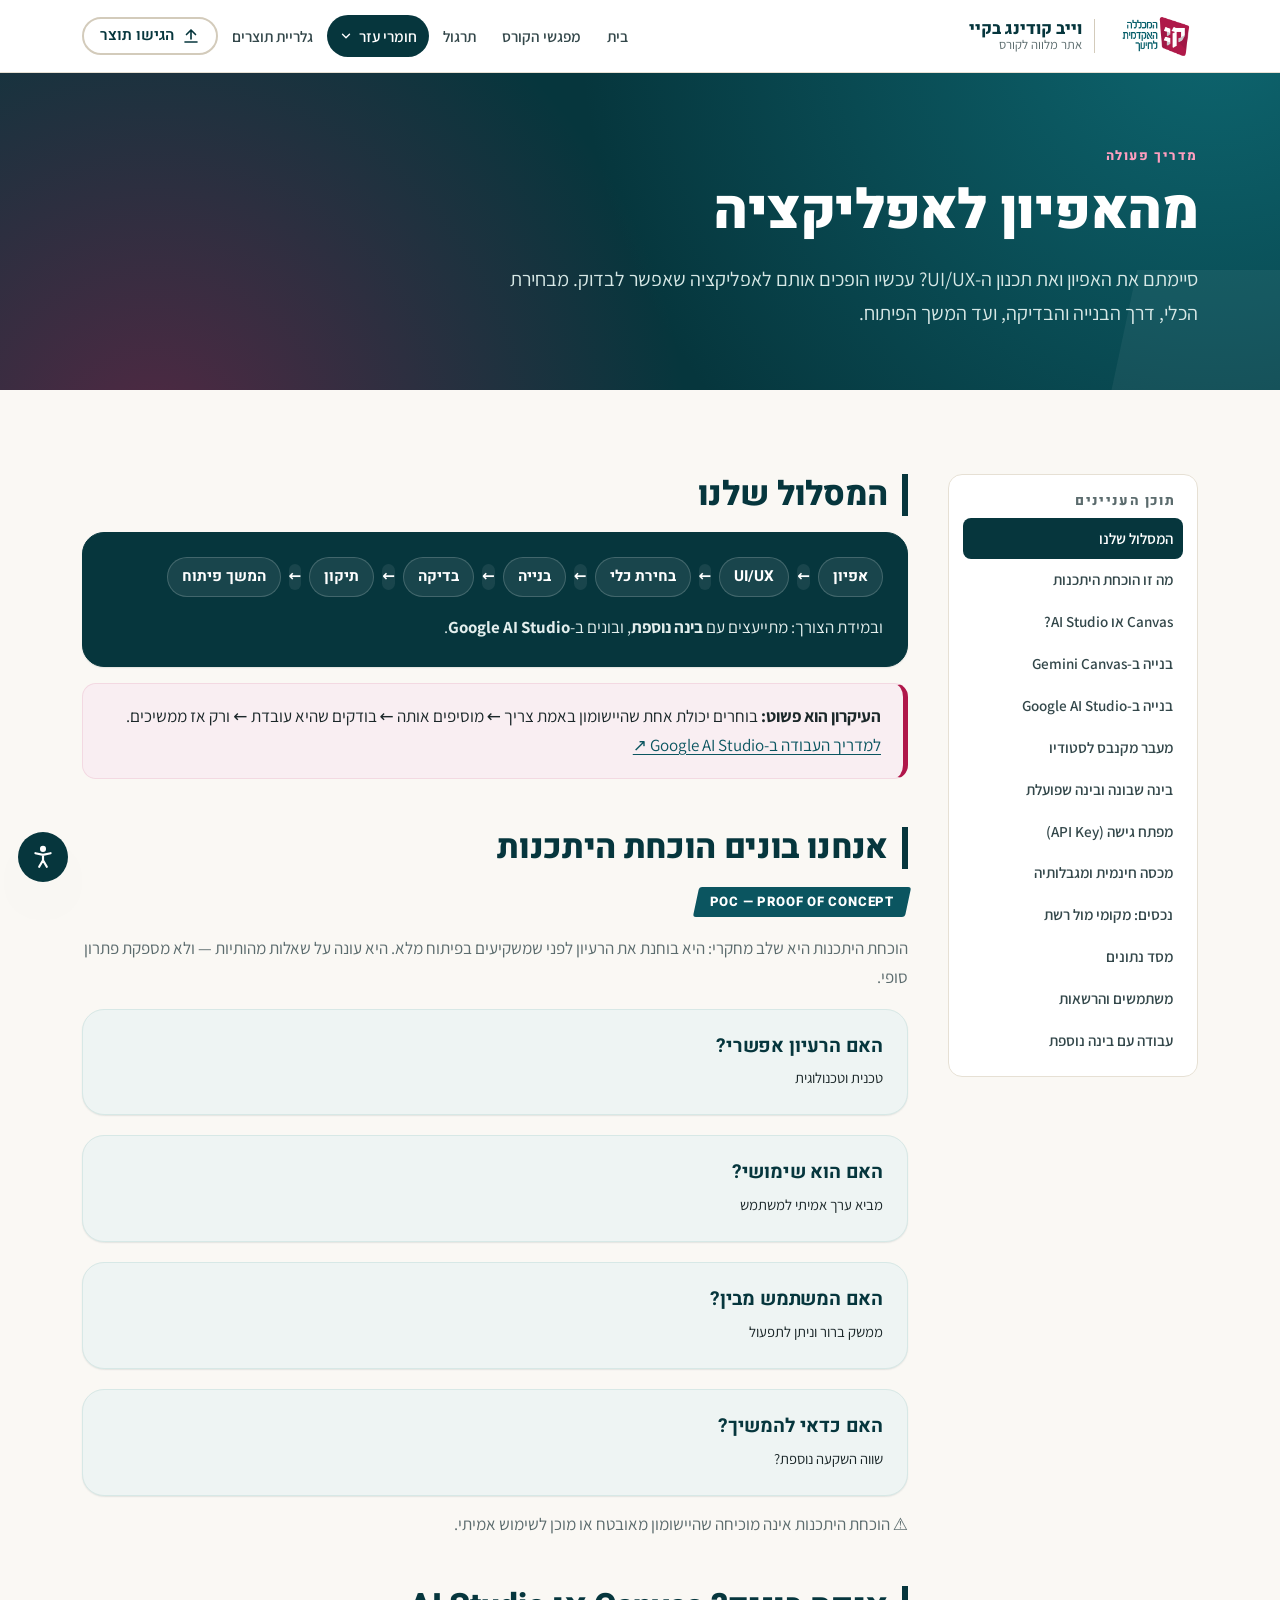
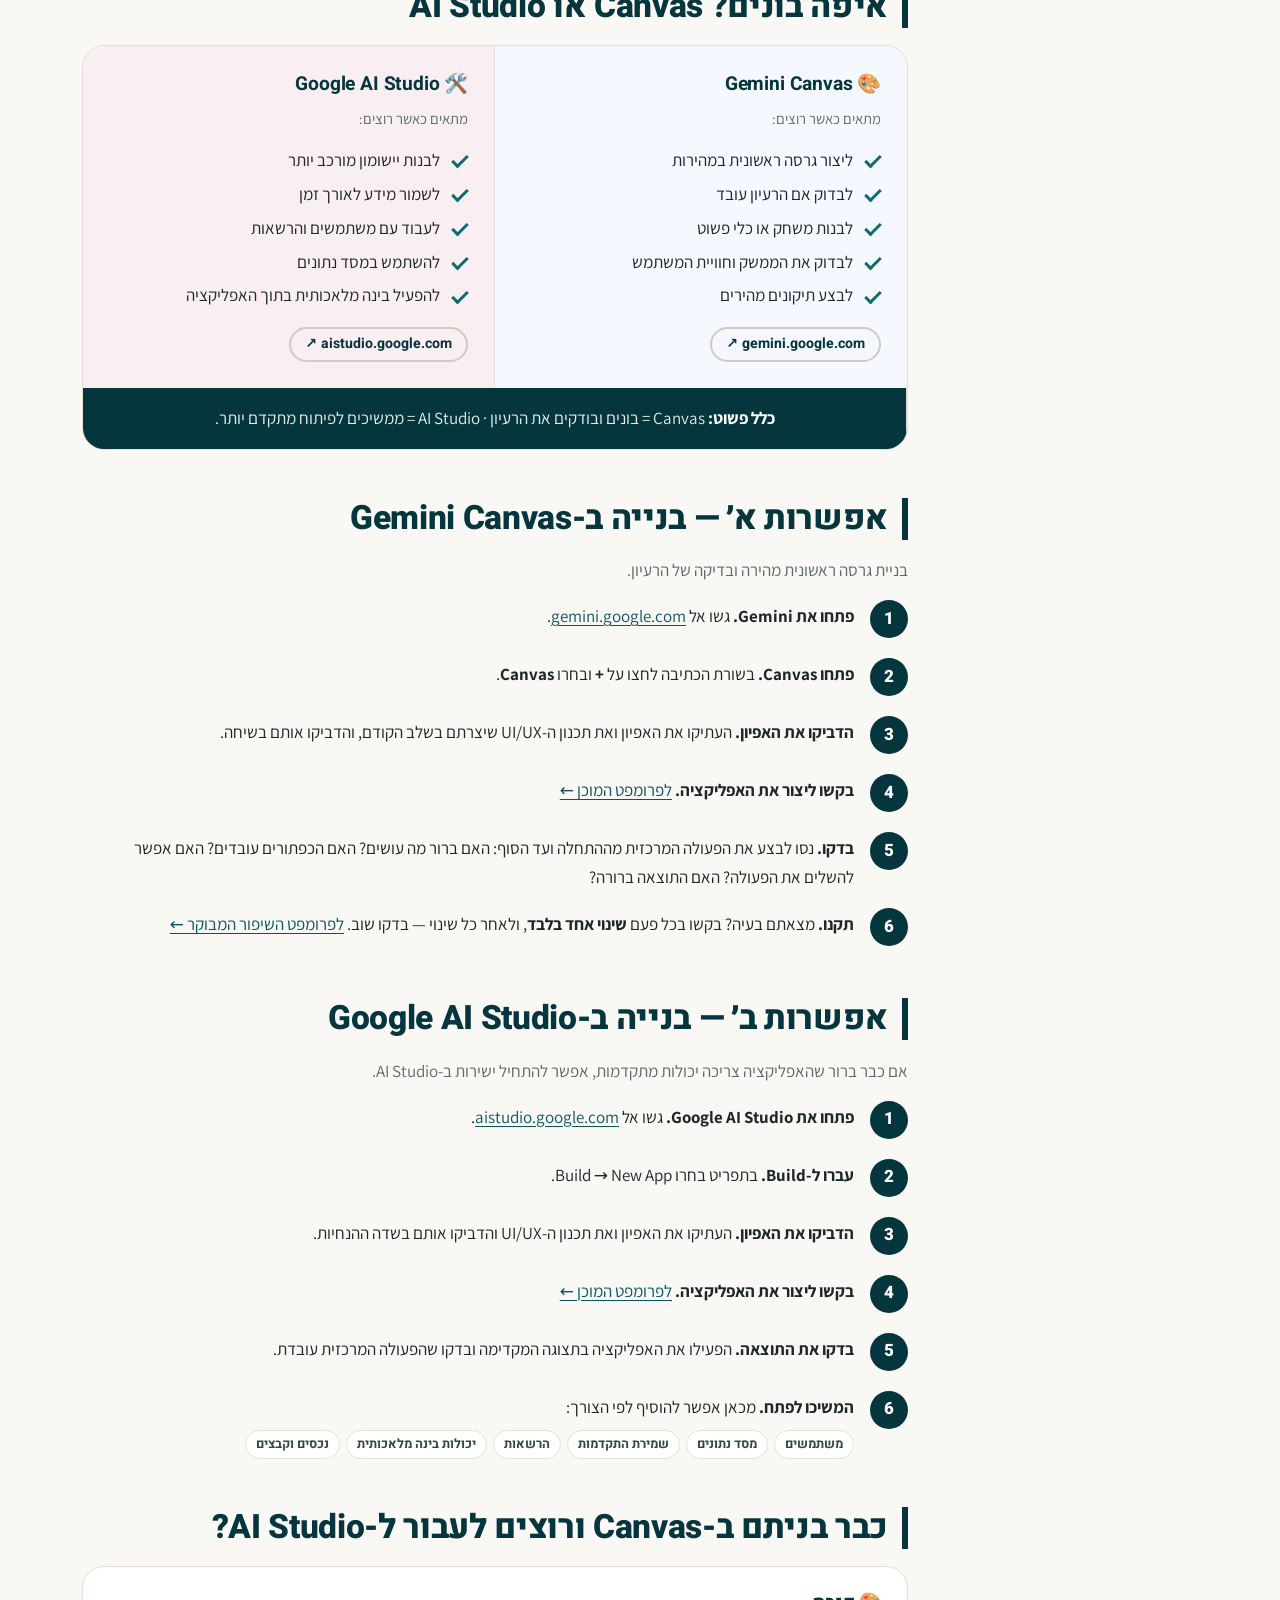
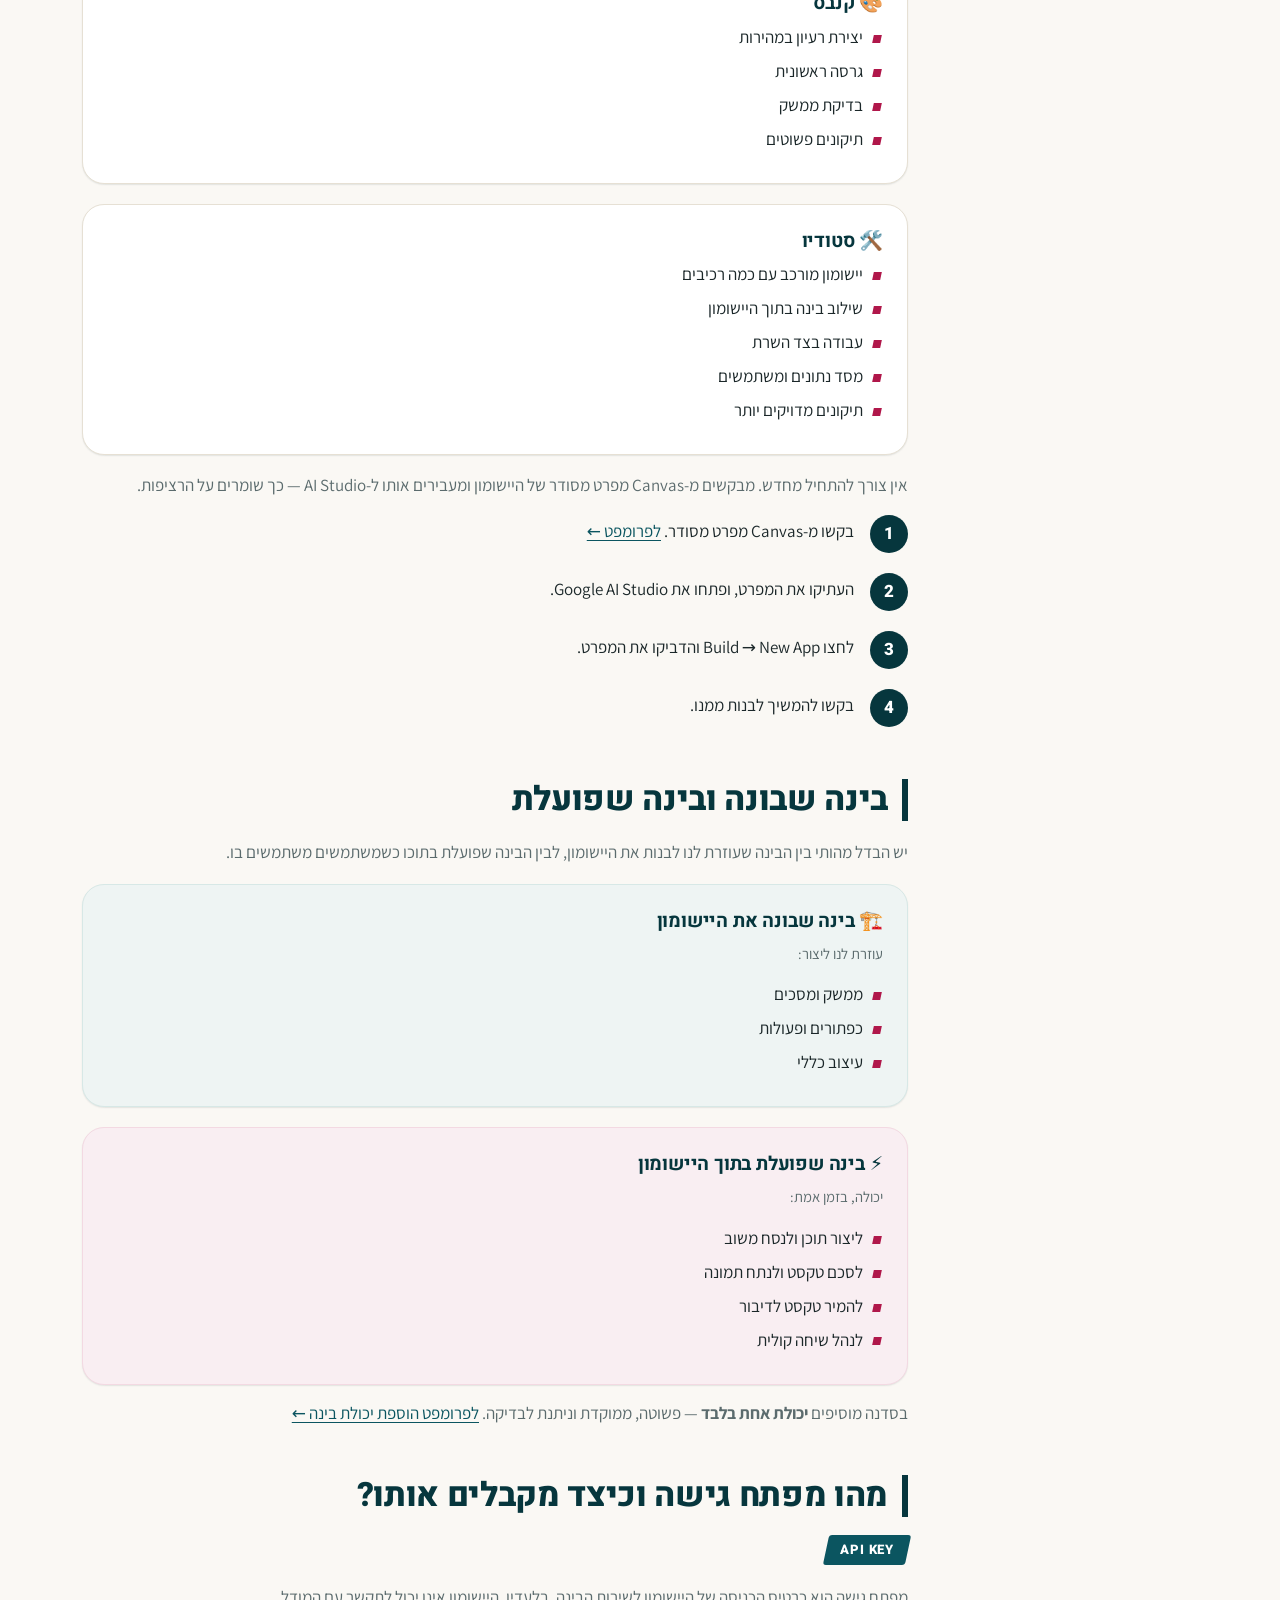
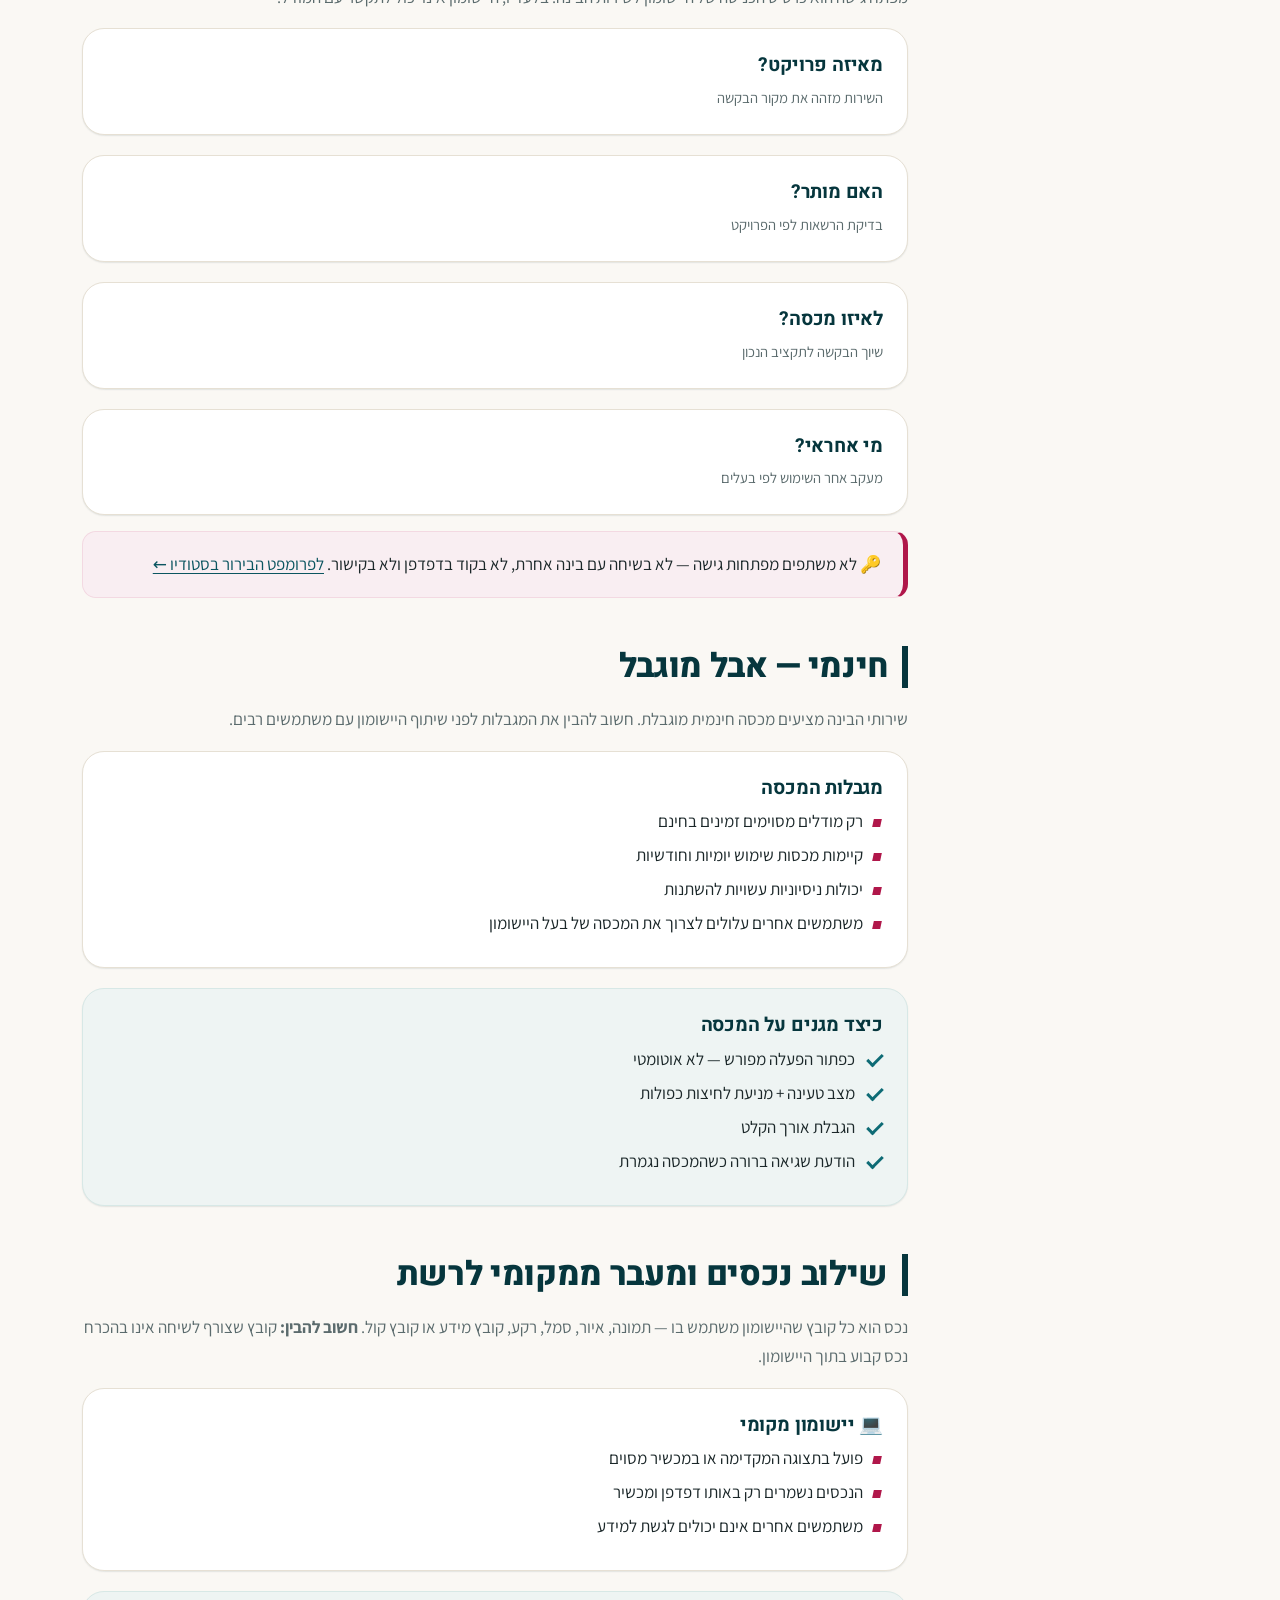
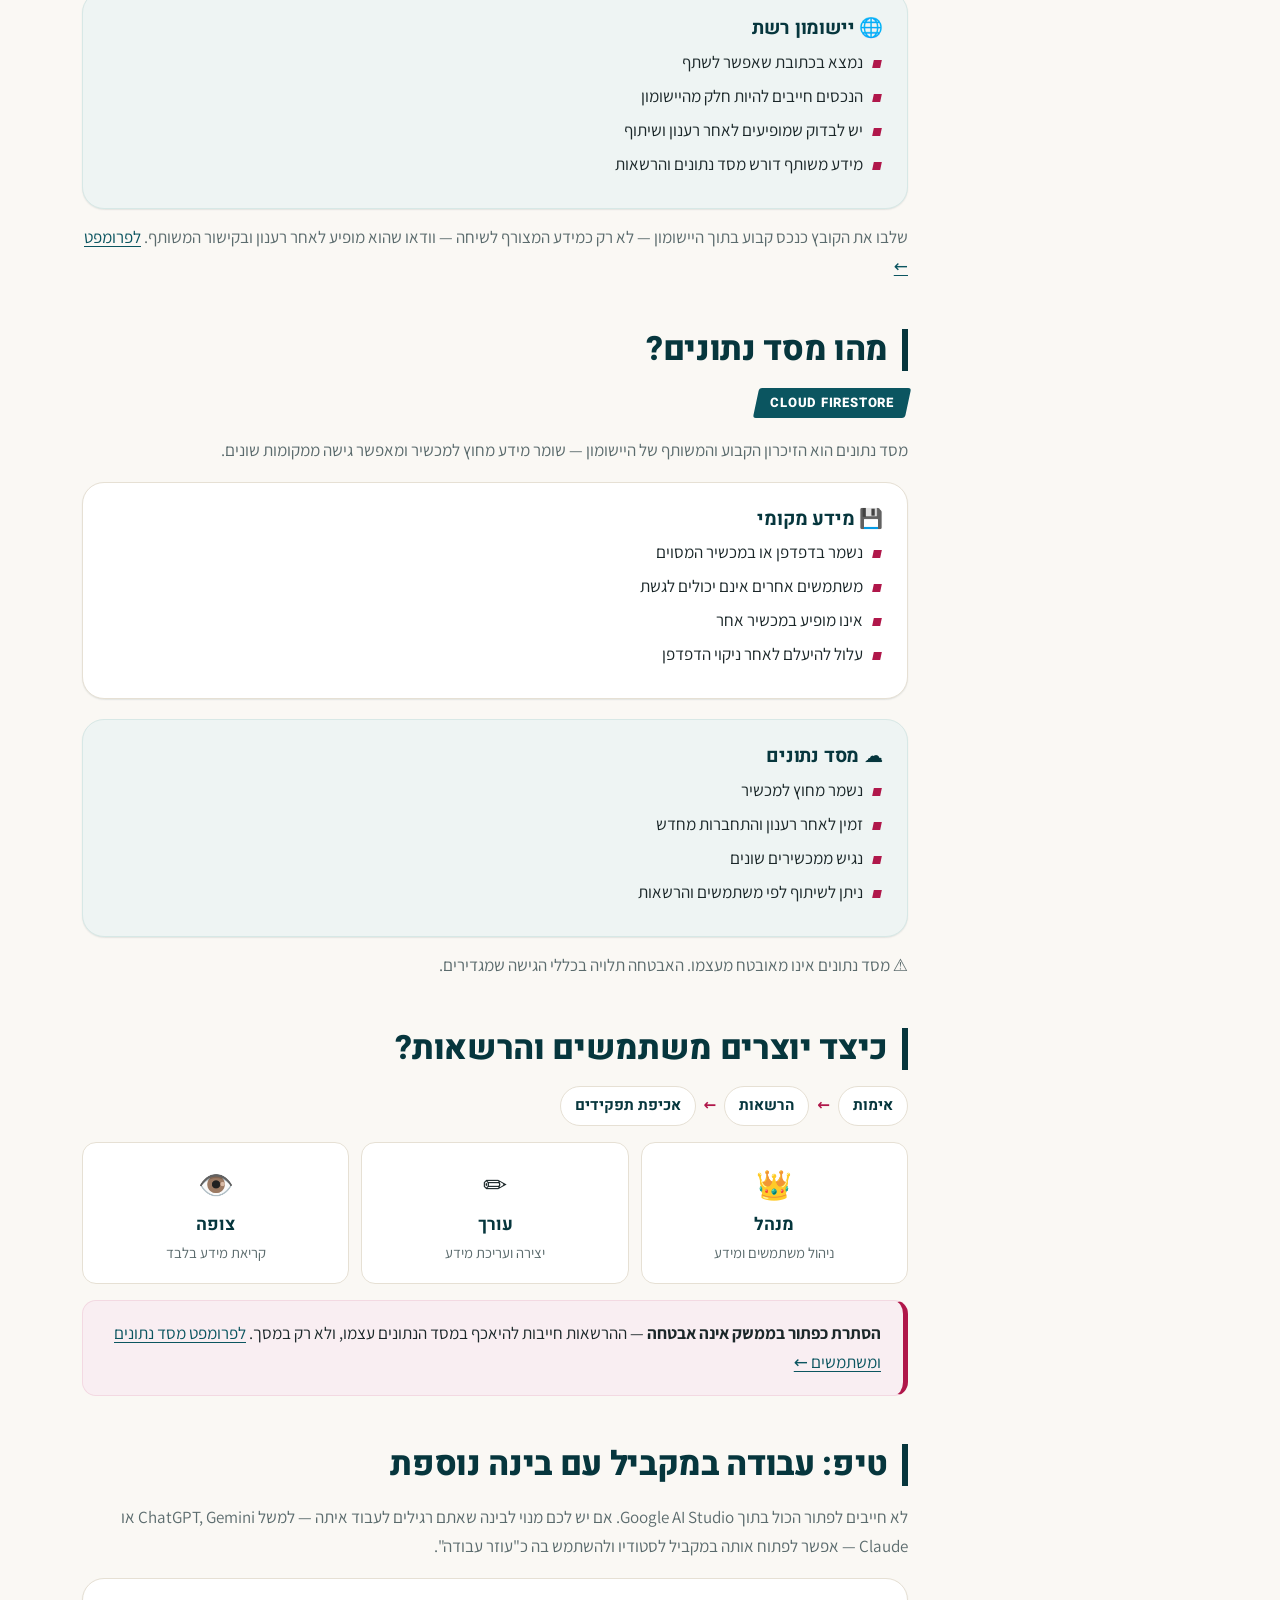
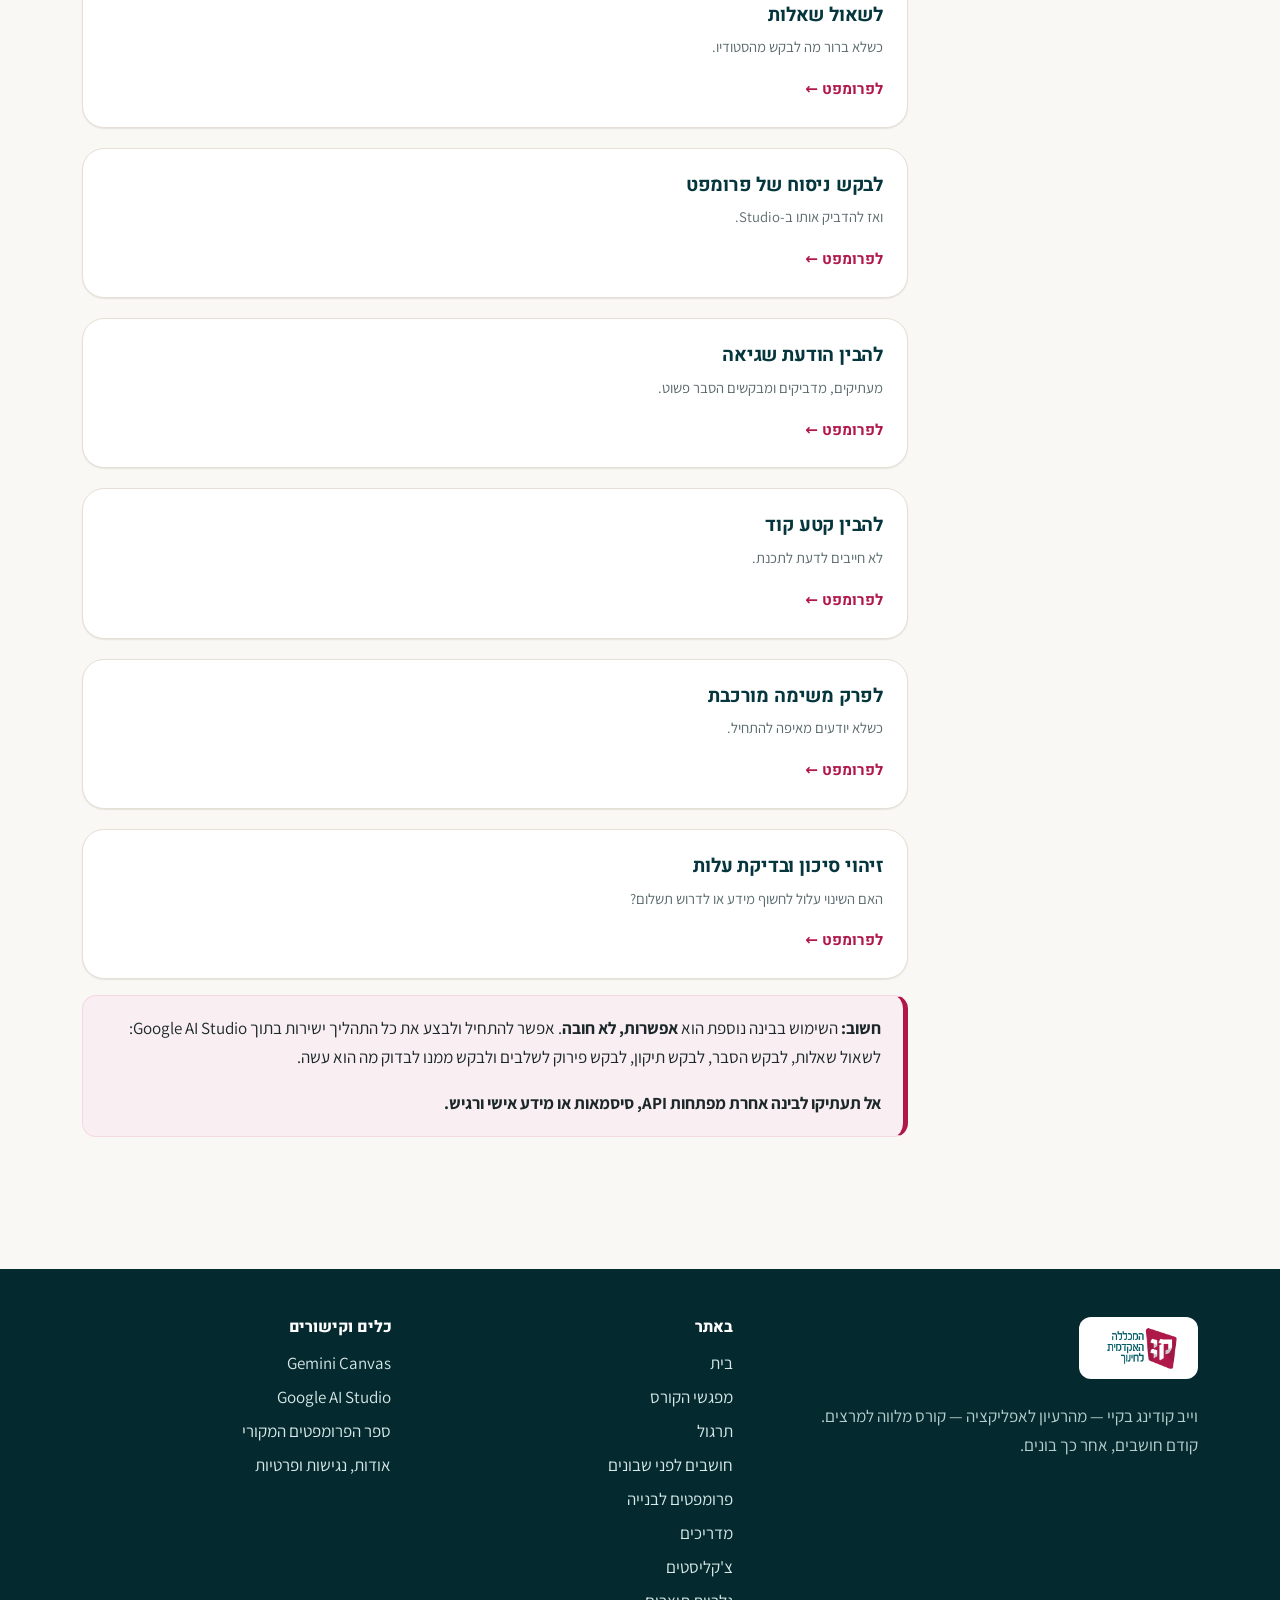
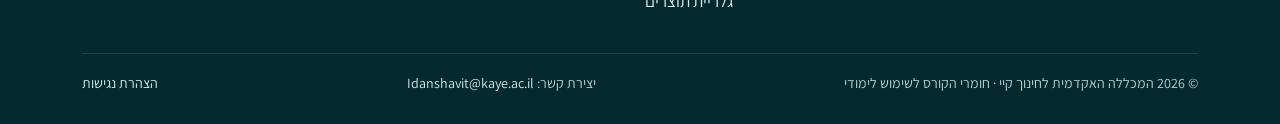
<file: guides.html>
<!DOCTYPE html>
<html lang="he" dir="rtl">
<head>
<meta charset="utf-8">
<meta name="viewport" content="width=device-width, initial-scale=1">
<title>מדריכים — וייב קודינג בקיי</title>
<meta name="description" content="מדריכי פעולה לקורס: Canvas או AI Studio, בנייה צעד אחר צעד, מעבר מקנבס לסטודיו, מפתח גישה, בינה שבונה ובינה שפועלת, מסד נתונים והרשאות.">
<link rel="icon" type="image/png" href="[data-uri]">
<link rel="preconnect" href="https://fonts.googleapis.com">
<link rel="preconnect" href="https://fonts.gstatic.com" crossorigin>
<link href="https://fonts.googleapis.com/css2?family=Assistant:wght@400;600;700&family=Heebo:wght@500;700;800;900&display=swap" rel="stylesheet">
<style>
/* =========================================================
   וייב קודינג בקיי — אתר מלווה לקורס
   מערכת עיצוב בהתאמה לשפה החזותית של המכללה האקדמית לחינוך קיי
   ========================================================= */

:root {
  --teal-950: #042a30;
  --teal-900: #06363d;
  --teal-800: #0a4850;
  --teal-700: #0b5560;
  --teal-600: #0e6b75;
  --teal-100: #d7e8e6;
  --teal-50: #eef4f3;
  --crimson: #b0174a;
  --crimson-700: #8e1139;
  --crimson-100: #f3d9e2;
  --crimson-50: #f9eef2;
  --paper: #faf8f4;
  --surface: #ffffff;
  --line: #e6e0d4;
  --line-strong: #d3cbbb;
  --ink: #1b2729;
  --ink-soft: #33474a;
  --muted: #5b6b6d;
  --success: #1f7a4d;

  --font-head: "Heebo", "Assistant", system-ui, sans-serif;
  --font-body: "Assistant", "Heebo", system-ui, sans-serif;

  --radius-sm: 8px;
  --radius: 14px;
  --radius-lg: 22px;
  --shadow-sm: 0 1px 2px rgba(6, 54, 61, .06), 0 1px 1px rgba(6, 54, 61, .04);
  --shadow: 0 6px 24px -8px rgba(6, 54, 61, .18), 0 2px 6px rgba(6, 54, 61, .06);
  --shadow-lg: 0 24px 60px -20px rgba(6, 54, 61, .35);

  --wrap: 1180px;
  --gutter: clamp(16px, 4vw, 32px);
  --fs-base: 1.0625rem;
}

/* ---------- reset ---------- */
*, *::before, *::after { box-sizing: border-box; }
html { -webkit-text-size-adjust: 100%; scroll-behavior: smooth; scroll-padding-top: 88px; }
body {
  margin: 0;
  font-family: var(--font-body);
  font-size: var(--fs-base);
  line-height: 1.7;
  color: var(--ink);
  background: var(--paper);
  overflow-x: hidden;
}
img, svg, video, iframe { max-width: 100%; display: block; }
h1, h2, h3, h4 { font-family: var(--font-head); line-height: 1.25; margin: 0 0 .5em; color: var(--teal-900); letter-spacing: -.01em; }
h1 { font-size: clamp(2rem, 5vw, 3.4rem); font-weight: 900; }
h2 { font-size: clamp(1.5rem, 3vw, 2.1rem); font-weight: 800; }
h3 { font-size: 1.2rem; font-weight: 700; }
p { margin: 0 0 1em; }
a { color: var(--teal-700); text-underline-offset: 3px; }
a:hover { color: var(--crimson); }
ul, ol { padding-inline-start: 1.3em; margin: 0 0 1em; }
li { margin-bottom: .3em; }
button { font: inherit; cursor: pointer; }
strong { font-weight: 700; }
.ltr { direction: ltr; unicode-bidi: isolate; display: inline-block; }

:focus-visible { outline: 3px solid var(--crimson); outline-offset: 3px; border-radius: 4px; }

.skip-link {
  position: absolute; inset-inline-start: 12px; top: -60px; z-index: 100;
  background: var(--teal-900); color: #fff; padding: 10px 16px; border-radius: var(--radius-sm);
  font-weight: 700; text-decoration: none;
}
.skip-link:focus { top: 12px; color: #fff; }

.visually-hidden { position: absolute !important; width: 1px; height: 1px; overflow: hidden; clip: rect(0 0 0 0); white-space: nowrap; }

.wrap { width: 100%; max-width: var(--wrap); margin-inline: auto; padding-inline: var(--gutter); }

/* ---------- header ---------- */
.site-header {
  position: sticky; top: 0; z-index: 50;
  background: rgba(255, 255, 255, .94);
  backdrop-filter: saturate(1.4) blur(10px);
  border-bottom: 1px solid var(--line);
}
.site-header .wrap { display: flex; align-items: center; gap: 20px; min-height: 72px; }
.brand { display: flex; align-items: center; gap: 12px; text-decoration: none; color: var(--teal-900); flex-shrink: 0; }
.brand img { height: 44px; width: auto; }
.brand-text { display: flex; flex-direction: column; line-height: 1.15; border-inline-start: 1px solid var(--line-strong); padding-inline-start: 12px; }
.brand-text b { font-family: var(--font-head); font-weight: 800; font-size: 1.05rem; }
.brand-text small { color: var(--muted); font-size: .8rem; }

.main-nav { margin-inline-start: auto; }
.main-nav ul { list-style: none; margin: 0; padding: 0; display: flex; gap: 2px; align-items: center; }
.main-nav li { margin: 0; }
.main-nav a {
  display: block; padding: 8px 12px; border-radius: 999px; text-decoration: none;
  color: var(--ink-soft); font-weight: 600; font-size: .96rem; white-space: nowrap;
}
.main-nav a:hover { background: var(--teal-50); color: var(--teal-900); }
.main-nav a[aria-current="page"] { background: var(--teal-900); color: #fff; }
.nav-cta { margin-inline-start: 6px; }
.nav-group { position: relative; }
.nav-group-btn {
  display: inline-flex; align-items: center; gap: 6px; padding: 8px 12px; border: 0; border-radius: 999px; background: none;
  font: inherit; font-weight: 600; font-size: .96rem; color: var(--ink-soft); white-space: nowrap; cursor: pointer;
}
.nav-group-btn:hover, .nav-group.open .nav-group-btn { background: var(--teal-50); color: var(--teal-900); }
.nav-group.has-current .nav-group-btn { background: var(--teal-900); color: #fff; }
.nav-group-btn svg { width: 14px; height: 14px; transition: transform .15s; }
.nav-group.open .nav-group-btn svg { transform: rotate(180deg); }
.main-nav .nav-sub {
  display: none; align-items: stretch; position: absolute; inset-inline-start: 0; top: calc(100% + 6px); z-index: 60; min-width: 220px;
  list-style: none; margin: 0; padding: 8px; flex-direction: column; gap: 2px; background: #fff;
  border: 1px solid var(--line); border-radius: 14px; box-shadow: var(--shadow);
}
.main-nav .nav-group.open .nav-sub { display: flex; }
.nav-sub a { border-radius: 10px; }
.main-nav a.btn { display: inline-flex; color: var(--teal-900); padding: 7px 16px; }
.main-nav a.btn:hover { background: var(--teal-50); color: var(--teal-900); }

.nav-toggle {
  display: none; margin-inline-start: auto; background: var(--teal-50); border: 1px solid var(--line);
  border-radius: 10px; width: 44px; height: 44px; align-items: center; justify-content: center; color: var(--teal-900);
}
.nav-toggle svg { width: 22px; height: 22px; }

@media (max-width: 1200px) {
  .nav-toggle { display: inline-flex; }
  .main-nav {
    position: fixed; inset: 72px 0 auto 0; background: #fff; border-bottom: 1px solid var(--line);
    box-shadow: var(--shadow); display: none; max-height: calc(100vh - 72px); overflow: auto;
  }
  .main-nav.open { display: block; }
  .main-nav ul { flex-direction: column; align-items: stretch; padding: 12px var(--gutter) 20px; gap: 4px; }
  .main-nav a { padding: 12px 14px; border-radius: 10px; font-size: 1.05rem; }
  .nav-cta { margin: 8px 0 0; }
  .nav-group-btn { display: flex; width: 100%; justify-content: space-between; padding: 12px 14px; border-radius: 10px; font-size: 1.05rem; }
  .main-nav .nav-sub { position: static; display: none; min-width: 0; border: 0; box-shadow: none; padding: 2px 0 6px; padding-inline-start: 14px; }
  .main-nav .nav-group.open .nav-sub { display: flex; }
  .nav-cta .btn { width: 100%; justify-content: center; }
}
@media (max-width: 420px) { .brand-text small { display: none; } .brand img { height: 38px; } }

/* ---------- buttons ---------- */
.btn {
  display: inline-flex; align-items: center; gap: 8px; border: 2px solid transparent;
  padding: 10px 20px; border-radius: 999px; font-weight: 700; text-decoration: none;
  font-family: var(--font-head); font-size: .98rem; line-height: 1.3; transition: transform .15s, background .15s, box-shadow .15s;
}
.btn:hover { transform: translateY(-1px); }
.btn-primary { background: var(--crimson); color: #fff; box-shadow: 0 6px 16px -6px rgba(176, 23, 74, .55); }
.btn-primary:hover { background: var(--crimson-700); color: #fff; }
.btn-teal { background: var(--teal-900); color: #fff; }
.btn-teal:hover { background: var(--teal-700); color: #fff; }
.btn-ghost { background: transparent; color: var(--teal-900); border-color: var(--line-strong); }
.btn-ghost:hover { background: var(--teal-50); color: var(--teal-900); }
.btn-light { background: #fff; color: var(--teal-900); }
.btn-light:hover { color: var(--crimson); }
.btn-outline-light { color: #fff; border-color: rgba(255,255,255,.45); background: transparent; }
.btn-outline-light:hover { background: rgba(255,255,255,.1); color: #fff; }
.btn-sm { padding: 6px 14px; font-size: .88rem; }
.btn svg { width: 18px; height: 18px; flex-shrink: 0; }

/* ---------- signature: skewed tag (from the Kaye logo) ---------- */
.tag {
  display: inline-block; position: relative; padding: 4px 14px; font-family: var(--font-head);
  font-weight: 800; font-size: .82rem; letter-spacing: .06em; color: #fff; z-index: 0;
}
.tag::before {
  content: ""; position: absolute; inset: 0; background: var(--crimson); transform: skewX(-12deg); z-index: -1; border-radius: 3px;
}
.tag.teal::before { background: var(--teal-700); }
.tag.soft { color: var(--crimson-700); }
.tag.soft::before { background: var(--crimson-50); }

.eyebrow { font-family: var(--font-head); font-weight: 800; color: var(--crimson); letter-spacing: .12em; font-size: .82rem; margin-bottom: 10px; display: block; }

/* ---------- page hero ---------- */
.page-hero {
  background: var(--teal-900);
  background-image:
    radial-gradient(circle at 12% 120%, rgba(176, 23, 74, .45), transparent 45%),
    radial-gradient(circle at 95% -20%, rgba(14, 107, 117, .9), transparent 50%);
  color: #fff; padding: clamp(40px, 7vw, 72px) 0 clamp(36px, 6vw, 60px); position: relative; overflow: hidden;
}
.page-hero::after {
  content: ""; position: absolute; inset-inline-start: -60px; bottom: -40px; width: 220px; height: 160px;
  background: rgba(255,255,255,.05); transform: skewX(-12deg);
}
.page-hero h1 { color: #fff; margin-bottom: .3em; }
.page-hero p.lead { font-size: clamp(1.05rem, 2vw, 1.25rem); color: #d7e8e6; max-width: 720px; margin: 0; }
.page-hero .eyebrow { color: #ff9fbf; }
.page-hero .hero-actions { margin-top: 24px; display: flex; flex-wrap: wrap; gap: 12px; }
.breadcrumbs { font-size: .9rem; color: #a9c9c6; margin-bottom: 14px; }
.breadcrumbs a { color: #d7e8e6; }

/* ---------- sections ---------- */
.section { padding: clamp(44px, 7vw, 84px) 0; }
.section.tight { padding: clamp(28px, 4vw, 48px) 0; }
.section.alt { background: #fff; border-block: 1px solid var(--line); }
.section-head { max-width: 760px; margin-bottom: 32px; }
.section-head p { color: var(--muted); font-size: 1.1rem; margin: 0; }
.bar-title { border-inline-start: 6px solid var(--teal-900); padding-inline-start: 14px; }

.grid { display: grid; gap: 20px; }
.grid-2 { grid-template-columns: repeat(auto-fit, minmax(min(100%, 420px), 1fr)); }
.grid-3 { grid-template-columns: repeat(auto-fit, minmax(min(100%, 300px), 1fr)); }
.grid-4 { grid-template-columns: repeat(auto-fit, minmax(min(100%, 240px), 1fr)); }

.card {
  background: var(--surface); border: 1px solid var(--line); border-radius: var(--radius-lg);
  padding: 24px; box-shadow: var(--shadow-sm);
}
.card h3 { margin-bottom: .4em; }
.card p:last-child, .card ul:last-child { margin-bottom: 0; }
.card.teal { background: var(--teal-50); border-color: var(--teal-100); }
.card.pink { background: var(--crimson-50); border-color: var(--crimson-100); }
.card.dark { background: var(--teal-900); color: #e3eeed; border-color: var(--teal-900); }
.card.dark h3, .card.dark h2 { color: #fff; }
a.card { text-decoration: none; color: inherit; display: block; transition: transform .18s, box-shadow .18s, border-color .18s; }
a.card:hover { transform: translateY(-3px); box-shadow: var(--shadow); border-color: var(--teal-100); color: inherit; }
.card .icon {
  width: 48px; height: 48px; border-radius: 12px; display: grid; place-items: center; font-size: 1.5rem;
  background: var(--teal-50); margin-bottom: 14px;
}
.card .more { font-weight: 700; color: var(--crimson); font-family: var(--font-head); font-size: .95rem; }

.muted { color: var(--muted); }
.small { font-size: .92rem; }

/* callouts */
.callout {
  border-radius: var(--radius); padding: 18px 22px; border: 1px solid var(--teal-100); background: var(--teal-50);
  border-inline-start: 5px solid var(--teal-700);
}
.callout.pink { background: var(--crimson-50); border-color: var(--crimson-100); border-inline-start-color: var(--crimson); }
.callout.dark { background: var(--teal-900); color: #e3eeed; border-color: var(--teal-900); border-inline-start-color: var(--crimson); }
.callout.dark strong { color: #fff; }
.callout p:last-child { margin-bottom: 0; }

/* check-list style ul */
ul.ticks { list-style: none; padding: 0; }
ul.ticks li { position: relative; padding-inline-start: 28px; }
ul.ticks li::before {
  content: ""; position: absolute; inset-inline-start: 0; top: .55em; width: 16px; height: 9px;
  border-left: 3px solid var(--teal-600); border-bottom: 3px solid var(--teal-600); transform: rotate(-45deg);
}
ul.dots { list-style: none; padding: 0; }
ul.dots li { position: relative; padding-inline-start: 20px; }
ul.dots li::before { content: ""; position: absolute; inset-inline-start: 2px; top: .7em; width: 8px; height: 8px; background: var(--crimson); transform: skewX(-12deg); }

/* numbered steps */
ol.steps { list-style: none; padding: 0; counter-reset: s; }
ol.steps > li { counter-increment: s; position: relative; padding-inline-start: 54px; margin-bottom: 18px; min-height: 40px; }
ol.steps > li::before {
  content: counter(s); position: absolute; inset-inline-start: 0; top: -2px; width: 38px; height: 38px; border-radius: 50%;
  background: var(--teal-900); color: #fff; display: grid; place-items: center; font-family: var(--font-head); font-weight: 800;
}

/* ---------- path (course journey) ---------- */
.path { display: grid; grid-template-columns: repeat(4, 1fr); gap: 0; position: relative; }
.path-step {
  position: relative; padding: 26px 22px 24px; background: #fff; border: 1px solid var(--line); text-decoration: none; color: inherit;
  transition: background .2s;
}
.path-step:first-child { border-radius: 0 var(--radius-lg) var(--radius-lg) 0; }
.path-step:last-child { border-radius: var(--radius-lg) 0 0 var(--radius-lg); }
.path-step + .path-step { border-inline-start: 0; }
.path-step:hover { background: var(--teal-50); color: inherit; }
.path-step .num {
  font-family: var(--font-head); font-weight: 900; font-size: 2.6rem; line-height: 1; color: var(--teal-100);
  display: block; margin-bottom: 8px;
}
.path-step:hover .num { color: var(--crimson); }
.path-step h3 { font-size: 1.35rem; margin-bottom: 4px; }
.path-step p { color: var(--muted); font-size: .96rem; margin: 0 0 10px; }
.path-step .links { font-size: .9rem; font-weight: 700; color: var(--crimson); font-family: var(--font-head); }
.path-step:not(:last-child)::after {
  content: "←"; position: absolute; top: 50%; inset-inline-end: -16px; width: 30px; height: 30px; border-radius: 50%;
  background: var(--crimson); color: #fff; display: grid; place-items: center; font-weight: 900; font-size: .95rem;
  transform: translateY(-50%); z-index: 2; box-shadow: 0 0 0 4px var(--paper);
}
@media (max-width: 860px) {
  .path { grid-template-columns: 1fr 1fr; gap: 12px; }
  .path-step, .path-step:first-child, .path-step:last-child { border-radius: var(--radius); border: 1px solid var(--line) !important; }
  .path-step::after { display: none; }
}
@media (max-width: 480px) { .path { grid-template-columns: 1fr; } }

/* ---------- home hero ---------- */
.home-hero { background: var(--teal-900); color: #fff; position: relative; overflow: hidden; }
.home-hero .wrap { display: grid; grid-template-columns: 1.25fr .9fr; gap: 48px; align-items: center; padding-block: clamp(48px, 8vw, 96px); position: relative; z-index: 1; }
.home-hero h1 { color: #fff; font-size: clamp(2.3rem, 6vw, 4.2rem); margin-bottom: 18px; }
.home-hero h1 .hl { position: relative; display: inline-block; z-index: 0; padding-inline: 10px; }
.home-hero h1 .hl::before { content: ""; position: absolute; inset: 8% -2px 4%; background: var(--crimson); transform: skewX(-12deg); z-index: -1; border-radius: 4px; }
.home-hero .lead { font-size: clamp(1.1rem, 2.2vw, 1.35rem); color: #cfe3e1; max-width: 560px; }
.home-hero .bg-shape { position: absolute; inset-inline-start: -8%; top: -30%; width: 55%; height: 160%; background: linear-gradient(160deg, rgba(14,107,117,.55), rgba(14,107,117,0)); transform: skewX(-12deg); }
.hero-panel {
  background: rgba(255,255,255,.06); border: 1px solid rgba(255,255,255,.14); border-radius: var(--radius-lg); padding: 26px;
  backdrop-filter: blur(6px);
}
.hero-panel h2 { color: #fff; font-size: 1.15rem; margin-bottom: 14px; }
.principle { display: flex; flex-wrap: wrap; align-items: center; gap: 8px; margin: 0; padding: 0; list-style: none; }
.principle li { margin: 0; background: rgba(255,255,255,.1); border-radius: 999px; padding: 6px 14px; font-weight: 700; font-family: var(--font-head); font-size: .95rem; }
.principle li.arrow { background: none; padding: 0; color: #ff9fbf; }
.hero-panel .quote { margin: 20px 0 0; font-size: .95rem; color: #bcd6d3; border-top: 1px solid rgba(255,255,255,.14); padding-top: 16px; }
@media (max-width: 900px) { .home-hero .wrap { grid-template-columns: 1fr; gap: 28px; } }

/* ---------- prompt box ---------- */
.prompt {
  background: var(--surface); border: 1px solid var(--line); border-radius: var(--radius); overflow: hidden; box-shadow: var(--shadow-sm);
}
.prompt-head { display: flex; align-items: center; gap: 12px; padding: 12px 16px; background: var(--teal-50); border-bottom: 1px solid var(--line); flex-wrap: wrap; }
.prompt-head h3, .prompt-head h4 { margin: 0; font-size: 1.05rem; flex: 1; min-width: 180px; }
.prompt-body {
  padding: 18px 20px; white-space: pre-wrap; font-size: 1rem; line-height: 1.75; color: var(--ink-soft);
  border-inline-start: 4px solid var(--teal-700); margin: 14px; background: #fbfaf7; border-radius: var(--radius-sm);
  max-height: 420px; overflow: auto;
}
.ph { background: var(--crimson-50); color: var(--crimson-700); border-radius: 4px; padding: 0 4px; font-weight: 700; }
.prompt.pink .prompt-body { border-inline-start-color: var(--crimson); }
.prompt-meta { padding: 0 20px 16px; color: var(--muted); font-size: .92rem; }
.prompt-meta p { margin: 0 0 .3em; }

.copy-btn {
  display: inline-flex; align-items: center; gap: 6px; border: 0; background: var(--teal-900); color: #fff; border-radius: 999px;
  padding: 7px 16px; font-weight: 700; font-family: var(--font-head); font-size: .9rem; transition: background .15s;
}
.copy-btn:hover { background: var(--crimson); }
.copy-btn svg { width: 16px; height: 16px; }
.copy-btn.done { background: var(--success); }

.chip {
  display: inline-flex; align-items: center; gap: 4px; padding: 3px 10px; border-radius: 999px; font-size: .8rem; font-weight: 700;
  background: #fff; border: 1px solid var(--line); color: var(--ink-soft); font-family: var(--font-head); white-space: nowrap;
}
.chip.canvas { background: #eaf1ff; border-color: #cfdcfa; color: #1f4fb3; }
.chip.studio { background: var(--crimson-50); border-color: var(--crimson-100); color: var(--crimson-700); }
.chip.any { background: var(--teal-50); border-color: var(--teal-100); color: var(--teal-800); }
.chip.ext { background: #f4efe4; border-color: #e6dcc6; color: #6b5a2e; }

/* ---------- toolbar / filters ---------- */
.toolbar { display: flex; flex-wrap: wrap; gap: 12px; align-items: center; margin-bottom: 26px; }
.search {
  flex: 1 1 260px; display: flex; align-items: center; gap: 8px; background: #fff; border: 1px solid var(--line-strong);
  border-radius: 999px; padding: 4px 16px;
}
.search input { border: 0; outline: 0; flex: 1; font: inherit; padding: 8px 0; background: transparent; min-width: 0; }
.search:focus-within { border-color: var(--teal-700); box-shadow: 0 0 0 3px var(--teal-100); }
.search svg { width: 18px; height: 18px; color: var(--muted); }
.seg { display: inline-flex; background: #fff; border: 1px solid var(--line-strong); border-radius: 999px; padding: 3px; flex-wrap: wrap; }
.seg button { border: 0; background: transparent; padding: 7px 14px; border-radius: 999px; font-weight: 700; color: var(--ink-soft); font-family: var(--font-head); font-size: .9rem; }
.seg button[aria-pressed="true"] { background: var(--teal-900); color: #fff; }
.seg button:hover:not([aria-pressed="true"]) { background: var(--teal-50); }

/* ---------- category nav (prompts / guides) ---------- */
.layout-side { display: grid; grid-template-columns: 250px 1fr; gap: 40px; align-items: start; }
.side-nav { position: sticky; top: 96px; background: #fff; border: 1px solid var(--line); border-radius: var(--radius); padding: 14px; }
.side-nav h2 { font-size: .85rem; letter-spacing: .1em; color: var(--muted); margin: 4px 8px 8px; }
.side-nav ul { list-style: none; margin: 0; padding: 0; }
.side-nav li { margin: 0; }
.side-nav a { display: block; padding: 8px 10px; border-radius: 8px; text-decoration: none; color: var(--ink-soft); font-weight: 600; font-size: .95rem; }
.side-nav a:hover, .side-nav a.active { background: var(--teal-50); color: var(--teal-900); }
@media (max-width: 900px) {
  .layout-side { grid-template-columns: 1fr; gap: 20px; }
  .side-nav { position: static; }
  .side-nav ul { display: flex; flex-wrap: wrap; gap: 6px; }
  .side-nav a { background: var(--teal-50); border-radius: 999px; padding: 6px 12px; font-size: .88rem; }
}
.cat-block { margin-bottom: 48px; }
.cat-block > h2 { display: flex; align-items: center; gap: 10px; }
.cat-block > p { color: var(--muted); }
.stack { display: grid; gap: 18px; }

/* ---------- prompt book wizard ---------- */
.track-pick { display: grid; grid-template-columns: 1fr 1fr; gap: 16px; }
.track-btn {
  text-align: start; background: #fff; border: 2px solid var(--line); border-radius: var(--radius-lg); padding: 20px 22px;
  display: flex; gap: 14px; align-items: flex-start; transition: border-color .15s, box-shadow .15s; color: inherit;
}
.track-btn .ti { font-size: 2rem; line-height: 1; }
.track-btn b { font-family: var(--font-head); font-size: 1.2rem; color: var(--teal-900); display: block; }
.track-btn span.q { color: var(--muted); font-size: .95rem; }
.track-btn[aria-pressed="true"] { border-color: var(--teal-900); box-shadow: 0 0 0 4px var(--teal-100); }
.track-btn:hover { border-color: var(--teal-600); }
@media (max-width: 640px) { .track-pick { grid-template-columns: 1fr; } }

.stepper { list-style: none; margin: 28px 0 24px; padding: 0; display: grid; grid-template-columns: repeat(7, 1fr); gap: 6px; }
.stepper li { margin: 0; }
.stepper button {
  width: 100%; border: 1px solid var(--line); background: #fff; border-radius: 12px; padding: 10px 6px 8px;
  display: flex; flex-direction: column; align-items: center; gap: 2px; color: var(--ink-soft); position: relative;
}
.stepper .n { font-family: var(--font-head); font-weight: 900; font-size: 1.2rem; color: var(--teal-700); }
.stepper .l { font-size: .8rem; font-weight: 700; line-height: 1.2; text-align: center; }
.stepper button[aria-current="step"] { background: var(--teal-900); border-color: var(--teal-900); color: #fff; }
.stepper button[aria-current="step"] .n { color: #ff9fbf; }
.stepper button.done::after {
  content: "✓"; position: absolute; top: -7px; inset-inline-end: -5px; width: 20px; height: 20px; border-radius: 50%;
  background: var(--success); color: #fff; font-size: .72rem; display: grid; place-items: center; font-weight: 900;
}
@media (max-width: 720px) {
  .stepper { grid-template-columns: repeat(7, minmax(44px, 1fr)); gap: 4px; }
  .stepper .l { display: none; }
}
.step-panel { display: grid; grid-template-columns: 1fr 300px; gap: 24px; align-items: start; }
@media (max-width: 960px) { .step-panel { grid-template-columns: 1fr; } }
.step-aside { display: grid; gap: 14px; }
.step-title { display: flex; align-items: baseline; gap: 12px; flex-wrap: wrap; margin-bottom: 14px; }
.step-title h2 { margin: 0; }
.step-nav { display: flex; justify-content: space-between; gap: 12px; margin-top: 20px; flex-wrap: wrap; }
.progress { height: 8px; background: var(--teal-100); border-radius: 999px; overflow: hidden; }
.progress > span { display: block; height: 100%; background: var(--crimson); border-radius: 999px; transition: width .3s; }
.check-row { display: flex; align-items: center; gap: 10px; font-weight: 700; cursor: pointer; }
.check-row input { width: 20px; height: 20px; accent-color: var(--teal-900); }

/* floating helper (slow-down prompt) */
.fab {
  position: fixed; inset-inline-start: 18px; bottom: 18px; z-index: 40; background: var(--crimson); color: #fff; border: 0;
  border-radius: 999px; padding: 12px 18px; font-weight: 800; font-family: var(--font-head); box-shadow: var(--shadow-lg);
  display: inline-flex; gap: 8px; align-items: center;
}
.fab:hover { background: var(--crimson-700); }

/* ---------- dialog ---------- */
dialog {
  border: 0; border-radius: var(--radius-lg); padding: 0; width: min(760px, calc(100vw - 24px)); max-height: calc(100vh - 40px);
  box-shadow: var(--shadow-lg); color: var(--ink);
}
dialog::backdrop { background: rgba(4, 42, 48, .6); backdrop-filter: blur(2px); }
.dialog-head { display: flex; align-items: center; justify-content: space-between; gap: 12px; padding: 18px 22px; border-bottom: 1px solid var(--line); background: var(--teal-50); position: sticky; top: 0; z-index: 1; }
.dialog-head h2 { margin: 0; font-size: 1.3rem; }
.dialog-body { padding: 22px; }
.icon-btn { border: 1px solid var(--line); background: #fff; width: 40px; height: 40px; border-radius: 50%; display: grid; place-items: center; color: var(--teal-900); flex-shrink: 0; }
.icon-btn:hover { background: var(--crimson-50); color: var(--crimson); }
.icon-btn svg { width: 18px; height: 18px; }

/* ---------- video ---------- */
.video {
  position: relative; aspect-ratio: 16 / 9; border-radius: var(--radius); overflow: hidden; background: var(--teal-950); box-shadow: var(--shadow);
}
.video button { position: absolute; inset: 0; border: 0; padding: 0; background: transparent; width: 100%; height: 100%; }
.video img { width: 100%; height: 100%; object-fit: cover; opacity: .85; transition: opacity .2s, transform .4s; }
.video button:hover img { opacity: 1; transform: scale(1.02); }
.video .play {
  position: absolute; top: 50%; left: 50%; transform: translate(-50%, -50%); width: 74px; height: 74px; border-radius: 50%;
  background: var(--crimson); display: grid; place-items: center; box-shadow: 0 8px 30px rgba(0,0,0,.4);
}
.video .play svg { width: 30px; height: 30px; fill: #fff; margin-left: 4px; }
.video iframe { position: absolute; inset: 0; width: 100%; height: 100%; border: 0; }

/* ---------- session cards ---------- */
.session { display: grid; grid-template-columns: 1.1fr 1fr; gap: 36px; align-items: start; }
@media (max-width: 900px) { .session { grid-template-columns: 1fr; } }
.session + .session { margin-top: 64px; padding-top: 64px; border-top: 1px dashed var(--line-strong); }
.session-num { font-family: var(--font-head); font-weight: 900; color: var(--crimson); font-size: 1rem; letter-spacing: .1em; }
.resource-list { list-style: none; padding: 0; margin: 18px 0 0; display: grid; gap: 10px; }
.resource-list li { margin: 0; }
.resource-list a {
  display: flex; align-items: center; gap: 12px; padding: 12px 14px; border: 1px solid var(--line); border-radius: 12px; background: #fff;
  text-decoration: none; color: var(--ink); font-weight: 600;
}
.resource-list a:hover { border-color: var(--teal-600); background: var(--teal-50); color: var(--teal-900); }
.resource-list .ri { width: 36px; height: 36px; border-radius: 9px; display: grid; place-items: center; background: var(--crimson-50); font-size: 1.1rem; flex-shrink: 0; }
.resource-list small { display: block; color: var(--muted); font-weight: 400; }

.agenda { list-style: none; padding: 0; margin: 0; display: grid; grid-template-columns: repeat(auto-fit, minmax(min(100%, 200px), 1fr)); gap: 10px; }
.agenda li { margin: 0; background: #fff; border: 1px solid var(--line); border-radius: 12px; padding: 12px 14px; }
.agenda b { display: block; font-family: var(--font-head); color: var(--teal-900); }
.agenda .n { font-family: var(--font-head); font-weight: 900; color: var(--crimson); font-size: .85rem; }
.agenda span.d { color: var(--muted); font-size: .92rem; }

/* ---------- comparison ---------- */
.compare { display: grid; grid-template-columns: 1fr 1fr; gap: 0; border-radius: var(--radius-lg); overflow: hidden; border: 1px solid var(--line); }
.compare > div { padding: 26px; background: #fff; }
.compare > div + div { border-inline-start: 1px solid var(--line); }
.compare h3 { display: flex; align-items: center; gap: 8px; }
.compare .canvas-col { background: #f5f8ff; }
.compare .studio-col { background: var(--crimson-50); }
.compare .foot { grid-column: 1 / -1; background: var(--teal-900); color: #e3eeed; text-align: center; padding: 16px; }
.compare .foot strong { color: #fff; }
@media (max-width: 700px) { .compare { grid-template-columns: 1fr; } .compare > div + div { border-inline-start: 0; border-top: 1px solid var(--line); } }

.roles { display: grid; grid-template-columns: repeat(3, 1fr); gap: 12px; }
.roles > div { text-align: center; background: #fff; border: 1px solid var(--line); border-radius: var(--radius); padding: 18px 12px; }
.roles .e { font-size: 1.8rem; }
.roles span.small { display: block; }
.roles b { display: block; font-family: var(--font-head); color: var(--teal-900); font-size: 1.1rem; }
@media (max-width: 560px) { .roles { grid-template-columns: 1fr; } }

.flow { display: flex; flex-wrap: wrap; gap: 8px; align-items: center; list-style: none; padding: 0; margin: 0; }
.flow li { margin: 0; background: #fff; border: 1px solid var(--line); border-radius: 999px; padding: 6px 14px; font-weight: 700; font-family: var(--font-head); color: var(--teal-900); font-size: .95rem; }
.flow li.arrow { border: 0; background: none; padding: 0; color: var(--crimson); }
.card.dark .flow li { background: rgba(255,255,255,.08); border-color: rgba(255,255,255,.18); color: #fff; }

/* ---------- checklists ---------- */
.checklist { list-style: none; padding: 0; margin: 0; }
.checklist li { margin: 0; border-bottom: 1px solid var(--line); }
.checklist li:last-child { border-bottom: 0; }
.checklist label { display: flex; gap: 12px; align-items: flex-start; padding: 11px 4px; cursor: pointer; }
.checklist input { width: 22px; height: 22px; margin-top: 3px; accent-color: var(--teal-900); flex-shrink: 0; }
.checklist input:checked + span { color: var(--muted); text-decoration: line-through; text-decoration-color: var(--crimson); }
.cl-head { display: flex; align-items: center; gap: 12px; justify-content: space-between; flex-wrap: wrap; margin-bottom: 8px; }
.cl-head h3 { margin: 0; }
.cl-count { font-family: var(--font-head); font-weight: 800; color: var(--teal-700); font-size: .9rem; }
.cl-card .progress { margin: 6px 0 12px; }
.link-btn { border: 0; background: none; color: var(--muted); text-decoration: underline; font-size: .88rem; padding: 4px; }
.link-btn:hover { color: var(--crimson); }

.timer { display: flex; flex-wrap: wrap; align-items: center; gap: 16px; }
.timer-display { font-family: var(--font-head); font-weight: 900; font-size: 3rem; color: var(--teal-900); font-variant-numeric: tabular-nums; min-width: 150px; direction: ltr; }
.timer-display.low { color: var(--crimson); }
.timer-phases { display: flex; gap: 6px; flex-wrap: wrap; }
.timer-phases span { padding: 4px 12px; border-radius: 999px; background: var(--teal-50); font-weight: 700; font-size: .88rem; color: var(--teal-800); font-family: var(--font-head); }
.timer-phases span.on { background: var(--crimson); color: #fff; }
textarea, input[type="text"], input[type="url"] {
  width: 100%; font: inherit; border: 1px solid var(--line-strong); border-radius: 10px; padding: 10px 12px; background: #fff; color: var(--ink);
}
textarea:focus, input[type="text"]:focus { outline: 0; border-color: var(--teal-700); box-shadow: 0 0 0 3px var(--teal-100); }
.field { margin-bottom: 14px; }
.field label { display: block; font-weight: 700; margin-bottom: 4px; color: var(--teal-900); font-family: var(--font-head); }

/* ---------- gallery ---------- */
.gallery { display: grid; grid-template-columns: repeat(auto-fill, minmax(min(100%, 300px), 1fr)); gap: 22px; }
.project {
  background: #fff; border: 1px solid var(--line); border-radius: var(--radius-lg); overflow: hidden; display: flex; flex-direction: column;
  transition: transform .18s, box-shadow .18s; text-align: start; padding: 0; color: inherit; width: 100%;
}
.project:hover { transform: translateY(-4px); box-shadow: var(--shadow); }
.project .thumb { aspect-ratio: 16 / 10; background: var(--teal-900); position: relative; overflow: hidden; }
.project .thumb img { width: 100%; height: 100%; object-fit: cover; }
.project .thumb .ph-art {
  position: absolute; inset: 0; display: grid; place-items: center; color: #fff; font-family: var(--font-head); font-weight: 900;
  font-size: 2.6rem; letter-spacing: .02em;
}
.project .thumb .ph-art::before { content: ""; position: absolute; inset-inline-end: -10%; top: -20%; width: 55%; height: 140%; background: rgba(255,255,255,.08); transform: skewX(-12deg); }
.project .thumb .badges { position: absolute; top: 12px; inset-inline-start: 12px; display: flex; gap: 6px; }
.project .body { padding: 18px 20px 20px; display: flex; flex-direction: column; gap: 6px; flex: 1; }
.project h3 { margin: 0; font-size: 1.15rem; }
.project .by { color: var(--muted); font-size: .9rem; }
.project .desc { color: var(--ink-soft); font-size: .97rem; margin: 4px 0 8px; display: -webkit-box; -webkit-line-clamp: 3; -webkit-box-orient: vertical; overflow: hidden; }
.project .foot { margin-top: auto; display: flex; gap: 6px; flex-wrap: wrap; }
.sample-badge { background: #fff4d6; color: #7a5a00; border: 1px solid #f0dc9c; }
.empty { text-align: center; padding: 48px 20px; color: var(--muted); border: 2px dashed var(--line-strong); border-radius: var(--radius-lg); }
.detail-grid { display: grid; gap: 16px; }
.detail-grid dt { font-family: var(--font-head); font-weight: 800; color: var(--teal-900); font-size: .95rem; }
.detail-grid dd { margin: 2px 0 0; color: var(--ink-soft); white-space: pre-wrap; }
.detail-shot { border-radius: var(--radius); overflow: hidden; border: 1px solid var(--line); margin-bottom: 18px; }

.submit-band { display: grid; grid-template-columns: 1.3fr 1fr; gap: 32px; align-items: center; }
@media (max-width: 860px) { .submit-band { grid-template-columns: 1fr; } }

/* ---------- toast ---------- */
.toast {
  position: fixed; bottom: 24px; left: 50%; transform: translate(-50%, 30px); background: var(--teal-900); color: #fff; padding: 12px 22px;
  border-radius: 999px; font-weight: 700; box-shadow: var(--shadow-lg); opacity: 0; pointer-events: none; transition: .25s; z-index: 200;
}
.toast.show { opacity: 1; transform: translate(-50%, 0); }

/* ---------- a11y panel ---------- */
.a11y-btn {
  position: fixed; inset-inline-end: 18px; bottom: 18px; z-index: 45; width: 50px; height: 50px; border-radius: 50%; border: 0;
  background: var(--teal-900); color: #fff; box-shadow: var(--shadow-lg); display: grid; place-items: center;
}
.a11y-btn svg { width: 26px; height: 26px; }
.a11y-panel {
  position: fixed; inset-inline-end: 18px; bottom: 78px; z-index: 45; background: #fff; border: 1px solid var(--line); border-radius: var(--radius);
  box-shadow: var(--shadow-lg); padding: 14px; width: 250px; display: none;
}
.a11y-panel.open { display: block; }
.a11y-panel h2 { font-size: 1rem; margin: 0 0 10px; }
.a11y-panel button { display: flex; width: 100%; text-align: start; border: 1px solid var(--line); background: var(--paper); border-radius: 8px; padding: 8px 10px; margin-bottom: 6px; font-weight: 600; color: var(--ink); }
.a11y-panel button[aria-pressed="true"] { background: var(--teal-900); color: #fff; border-color: var(--teal-900); }
.a11y-panel a { font-size: .88rem; }

html.a11y-big { font-size: 118%; }
html.a11y-links a { text-decoration: underline !important; outline: 1px dashed currentColor; }
html.a11y-contrast { --muted: #2a3638; --ink-soft: #111; --line: #8a9a9c; --line-strong: #5d6d6f; }
html.a11y-contrast body { background: #fff; }
html.a11y-readable { --font-body: Arial, sans-serif; --font-head: Arial, sans-serif; }
html.a11y-readable body { letter-spacing: .02em; word-spacing: .08em; }

/* ---------- footer ---------- */
.site-footer { background: var(--teal-950); color: #b7cfcc; padding: 48px 0 28px; margin-top: 0; }
.site-footer .cols { display: grid; grid-template-columns: 1.4fr 1fr 1fr; gap: 32px; }
.site-footer h2 { color: #fff; font-size: 1rem; margin-bottom: 12px; }
.site-footer ul { list-style: none; padding: 0; margin: 0; }
.site-footer a { color: #d7e8e6; text-decoration: none; }
.site-footer a:hover { color: #ff9fbf; text-decoration: underline; }
.site-footer .logo-chip { background: #fff; display: inline-block; padding: 8px 12px; border-radius: 12px; margin-bottom: 14px; }
.site-footer .logo-chip img { height: 46px; width: auto; }
.site-footer .bottom { border-top: 1px solid rgba(255,255,255,.1); margin-top: 32px; padding-top: 18px; font-size: .88rem; display: flex; justify-content: space-between; flex-wrap: wrap; gap: 10px; }
@media (max-width: 760px) { .site-footer .cols { grid-template-columns: 1fr; } }

@media (prefers-reduced-motion: reduce) {
  *, *::before, *::after { transition: none !important; animation: none !important; scroll-behavior: auto !important; }
}
@media print {
  .site-header, .site-footer, .a11y-btn, .fab, .copy-btn { display: none !important; }
  .prompt-body { max-height: none; }
}

/* ---------- refinements ---------- */
.home-hero .eyebrow { color: #ff9fbf; }
.step-panel .prompt-body { max-height: none; }

/* ---------- embed mode (Google Sites) ---------- */
html.embed body { background: var(--paper); }

html.embed .page-hero { padding: 36px 0 32px; }

/* =========================================================
   שיפורי חוויית שימוש — טלפון, ניווט והתקדמות
   ========================================================= */

/* שם השלב הנוכחי מתחת לפס השלבים */
.step-label { display: flex; justify-content: space-between; align-items: baseline; gap: 8px; margin: 10px 0 8px; font-family: var(--font-head); font-weight: 800; color: var(--teal-900); }
.step-label .of { color: var(--muted); font-weight: 600; font-size: .9rem; }

/* סטטוס התקדמות על כרטיסי המסלול בדף הבית */
.path-status {
  display: inline-block; margin-bottom: 8px; padding: 3px 10px; border-radius: 999px; font-size: .8rem; font-weight: 800;
  font-family: var(--font-head); background: var(--teal-50); color: var(--teal-800); border: 1px solid var(--teal-100);
}
.path-status.done { background: #e6f4ec; color: var(--success); border-color: #bfe3cd; }
.path-status[hidden] { display: none; }

/* כרטיס גלריה בלי תמונה */
.project .thumb { background: linear-gradient(135deg, var(--teal-900), var(--teal-700)); }
.project .thumb.t-studio { background: linear-gradient(135deg, var(--crimson-700), var(--crimson)); }
.project .thumb.t-canvas { background: linear-gradient(135deg, var(--teal-800), var(--teal-600)); }
.project .thumb .ph-art { display: flex; flex-direction: column; align-items: center; justify-content: center; gap: 6px; font-size: 1rem; }
.project .thumb .ph-icon { font-size: 2.6rem; line-height: 1; }
.project .thumb .ph-tool { font-size: .85rem; font-weight: 800; letter-spacing: .04em; background: rgba(255,255,255,.14); padding: 3px 12px; border-radius: 999px; }

/* חזרה למעלה */
.back-top {
  position: fixed; inset-inline-end: 18px; bottom: 80px; z-index: 44; width: 44px; height: 44px; border-radius: 50%;
  border: 1px solid var(--line); background: #fff; color: var(--teal-900); box-shadow: var(--shadow);
  display: grid; place-items: center; opacity: 0; pointer-events: none; transition: opacity .2s, bottom .2s;
}
.back-top.show { opacity: 1; pointer-events: auto; }
.back-top:hover { color: var(--crimson); }

/* כפתור העתקה צמוד בתחתית המסך (טלפון) */
.copybar {
  position: fixed; left: 12px; right: 12px; bottom: calc(12px + env(safe-area-inset-bottom, 0px)); z-index: 46;
  display: none; align-items: center; gap: 10px; background: var(--teal-900); color: #fff;
  border-radius: 16px; padding: 8px 8px 8px 14px; padding-inline-start: 14px; box-shadow: var(--shadow-lg);
}
.copybar.show { display: flex; }
.copybar span { flex: 1; min-width: 0; overflow: hidden; text-overflow: ellipsis; white-space: nowrap; font-weight: 700; font-size: .92rem; }
.copybar .copy-btn { background: var(--crimson); padding: 9px 16px; }
body.copybar-on .a11y-btn, body.copybar-on .fab { bottom: 80px; }
body.copybar-on .back-top { bottom: 136px; }
body.copybar-on .a11y-panel { bottom: 136px; }
body.copybar-on .toast { bottom: 84px; }

/* תפריט קטגוריות — הדגשת הקטגוריה הנוכחית */
.side-nav a.active { background: var(--teal-900); color: #fff; }

@media (max-width: 900px) {
  /* תפריט הקטגוריות נצמד לראש המסך ונגלל לרוחב */
  .side-nav {
    position: sticky; top: 72px; z-index: 30; margin-inline: calc(-1 * var(--gutter)); border-radius: 0; border-inline: 0; border-top: 0;
    padding: 8px var(--gutter); background: rgba(250, 248, 244, .96); backdrop-filter: blur(8px);
  }
  .side-nav h2, .side-nav > p { display: none; }
  .side-nav ul { flex-wrap: nowrap; overflow-x: auto; scrollbar-width: none; -webkit-overflow-scrolling: touch; padding-bottom: 2px; }
  .side-nav ul::-webkit-scrollbar { display: none; }
  .side-nav li { flex-shrink: 0; }
  html { scroll-padding-top: 136px; }
}

@media (max-width: 720px) {
  /* כפתורים צפים קטנים, ומרווח בתחתית כדי שלא יסתירו תוכן */
  main { padding-bottom: 76px; }
  .a11y-btn { width: 46px; height: 46px; bottom: 14px; inset-inline-end: 14px; }
  .a11y-btn svg { width: 22px; height: 22px; }
  .a11y-panel { bottom: 70px; inset-inline-end: 14px; }
  .back-top { bottom: 70px; inset-inline-end: 14px; }
  .fab { width: 46px; height: 46px; padding: 0; justify-content: center; bottom: 14px; inset-inline-start: 14px; font-size: 1.3rem; }
  .fab .fab-text { display: none; }

  /* כותרות עמוד קומפקטיות */
  .page-hero { padding: 28px 0 26px; }
  .page-hero h1 { font-size: 1.9rem; }
  .page-hero p.lead { font-size: 1rem; }

  /* ספר הפרומפטים: בחירת מסלול בשני כפתורים צרים */
  .track-pick { grid-template-columns: 1fr 1fr; gap: 8px; }
  .track-btn { padding: 12px; gap: 6px; flex-direction: column; align-items: flex-start; border-radius: var(--radius); }
  .track-btn .ti { font-size: 1.4rem; }
  .track-btn b { font-size: 1rem; }
  .track-btn span.q { display: none; }
  .stepper { margin: 18px 0 0; }
}

/* מונע מתפריט הקטגוריות להרחיב את העמוד לרוחב */
@media (max-width: 900px) {
  .layout-side { grid-template-columns: minmax(0, 1fr); }
  .layout-side > * { min-width: 0; }
}

</style>
</head>
<body>
<a class="skip-link" href="#main">דלגו לתוכן</a>
<header id="site-header"></header>

<main id="main">
  <section class="page-hero">
    <div class="wrap">
      <span class="eyebrow">מדריך פעולה</span>
      <h1>מהאפיון לאפליקציה</h1>
      <p class="lead">סיימתם את האפיון ואת תכנון ה-UI/UX? עכשיו הופכים אותם לאפליקציה שאפשר לבדוק. מבחירת הכלי, דרך הבנייה והבדיקה, ועד המשך הפיתוח.</p>
    </div>
  </section>

  <section class="section">
    <div class="wrap layout-side">
      <nav class="side-nav" aria-label="תוכן המדריכים">
        <h2>תוכן העניינים</h2>
        <ul>
          <li><a href="#path">המסלול שלנו</a></li>
          <li><a href="#poc">מה זו הוכחת היתכנות</a></li>
          <li><a href="#canvas-or-studio">Canvas או AI Studio?</a></li>
          <li><a href="#build-canvas">בנייה ב-Gemini Canvas</a></li>
          <li><a href="#build-studio">בנייה ב-Google AI Studio</a></li>
          <li><a href="#move">מעבר מקנבס לסטודיו</a></li>
          <li><a href="#two-ais">בינה שבונה ובינה שפועלת</a></li>
          <li><a href="#api-key">מפתח גישה (API Key)</a></li>
          <li><a href="#quota">מכסה חינמית ומגבלותיה</a></li>
          <li><a href="#assets">נכסים: מקומי מול רשת</a></li>
          <li><a href="#database">מסד נתונים</a></li>
          <li><a href="#roles">משתמשים והרשאות</a></li>
          <li><a href="#helper-ai">עבודה עם בינה נוספת</a></li>
        </ul>
      </nav>

      <div>
        <article class="cat-block" id="path">
          <h2 class="bar-title">המסלול שלנו</h2>
          <div class="card dark">
            <ul class="flow" aria-label="שלבי המסלול">
              <li>אפיון</li><li class="arrow" aria-hidden="true">←</li>
              <li>UI/UX</li><li class="arrow" aria-hidden="true">←</li>
              <li>בחירת כלי</li><li class="arrow" aria-hidden="true">←</li>
              <li>בנייה</li><li class="arrow" aria-hidden="true">←</li>
              <li>בדיקה</li><li class="arrow" aria-hidden="true">←</li>
              <li>תיקון</li><li class="arrow" aria-hidden="true">←</li>
              <li>המשך פיתוח</li>
            </ul>
            <p style="margin:16px 0 0">ובמידת הצורך: מתייעצים עם <strong>בינה נוספת</strong>, ובונים ב-<strong>Google AI Studio</strong>.</p>
          </div>
          <div class="callout pink" style="margin-top:16px">
            <p><strong>העיקרון הוא פשוט:</strong> בוחרים יכולת אחת שהיישומון באמת צריך ← מוסיפים אותה ← בודקים שהיא עובדת ← ורק אז ממשיכים. <a data-link="studioGuide" href="#" target="_blank" rel="noopener">למדריך העבודה ב-Google AI Studio ↗</a></p>
          </div>
        </article>

        <article class="cat-block" id="poc">
          <h2 class="bar-title">אנחנו בונים הוכחת היתכנות</h2>
          <p><span class="tag teal">POC — PROOF OF CONCEPT</span></p>
          <p>הוכחת היתכנות היא שלב מחקרי: היא בוחנת את הרעיון לפני שמשקיעים בפיתוח מלא. היא עונה על שאלות מהותיות — ולא מספקת פתרון סופי.</p>
          <div class="grid grid-2">
            <div class="card teal"><h3>האם הרעיון אפשרי?</h3><p class="small">טכנית וטכנולוגית</p></div>
            <div class="card teal"><h3>האם הוא שימושי?</h3><p class="small">מביא ערך אמיתי למשתמש</p></div>
            <div class="card teal"><h3>האם המשתמש מבין?</h3><p class="small">ממשק ברור וניתן לתפעול</p></div>
            <div class="card teal"><h3>האם כדאי להמשיך?</h3><p class="small">שווה השקעה נוספת?</p></div>
          </div>
          <p class="muted" style="margin-top:14px">⚠️ הוכחת היתכנות אינה מוכיחה שהיישומון מאובטח או מוכן לשימוש אמיתי.</p>
        </article>

        <article class="cat-block" id="canvas-or-studio">
          <h2 class="bar-title">איפה בונים? Canvas או AI Studio</h2>
          <div class="compare">
            <div class="canvas-col">
              <h3>🎨 Gemini Canvas</h3>
              <p class="muted small">מתאים כאשר רוצים:</p>
              <ul class="ticks">
                <li>ליצור גרסה ראשונית במהירות</li>
                <li>לבדוק אם הרעיון עובד</li>
                <li>לבנות משחק או כלי פשוט</li>
                <li>לבדוק את הממשק וחוויית המשתמש</li>
                <li>לבצע תיקונים מהירים</li>
              </ul>
              <a class="btn btn-sm btn-ghost" data-link="gemini" href="#" target="_blank" rel="noopener">gemini.google.com ↗</a>
            </div>
            <div class="studio-col">
              <h3>🛠️ Google AI Studio</h3>
              <p class="muted small">מתאים כאשר רוצים:</p>
              <ul class="ticks">
                <li>לבנות יישומון מורכב יותר</li>
                <li>לשמור מידע לאורך זמן</li>
                <li>לעבוד עם משתמשים והרשאות</li>
                <li>להשתמש במסד נתונים</li>
                <li>להפעיל בינה מלאכותית בתוך האפליקציה</li>
              </ul>
              <a class="btn btn-sm btn-ghost" data-link="aiStudio" href="#" target="_blank" rel="noopener">aistudio.google.com ↗</a>
            </div>
            <div class="foot"><strong>כלל פשוט:</strong> Canvas = בונים ובודקים את הרעיון · AI Studio = ממשיכים לפיתוח מתקדם יותר.</div>
          </div>
        </article>

        <article class="cat-block" id="build-canvas">
          <h2 class="bar-title">אפשרות א׳ — בנייה ב-Gemini Canvas</h2>
          <p class="muted">בניית גרסה ראשונית מהירה ובדיקה של הרעיון.</p>
          <ol class="steps">
            <li><strong>פתחו את Gemini.</strong> גשו אל <a data-link="gemini" href="#" target="_blank" rel="noopener">gemini.google.com</a>.</li>
            <li><strong>פתחו Canvas.</strong> בשורת הכתיבה לחצו על <strong>+</strong> ובחרו <strong>Canvas</strong>.</li>
            <li><strong>הדביקו את האפיון.</strong> העתיקו את האפיון ואת תכנון ה-UI/UX שיצרתם בשלב הקודם, והדביקו אותם בשיחה.</li>
            <li><strong>בקשו ליצור את האפליקציה.</strong> <a href="build-prompts.html#canvas-first">לפרומפט המוכן ←</a></li>
            <li><strong>בדקו.</strong> נסו לבצע את הפעולה המרכזית מההתחלה ועד הסוף: האם ברור מה עושים? האם הכפתורים עובדים? האם אפשר להשלים את הפעולה? האם התוצאה ברורה?</li>
            <li><strong>תקנו.</strong> מצאתם בעיה? בקשו בכל פעם <strong>שינוי אחד בלבד</strong>, ולאחר כל שינוי — בדקו שוב. <a href="build-prompts.html#controlled-change">לפרומפט השיפור המבוקר ←</a></li>
          </ol>
        </article>

        <article class="cat-block" id="build-studio">
          <h2 class="bar-title">אפשרות ב׳ — בנייה ב-Google AI Studio</h2>
          <p class="muted">אם כבר ברור שהאפליקציה צריכה יכולות מתקדמות, אפשר להתחיל ישירות ב-AI Studio.</p>
          <ol class="steps">
            <li><strong>פתחו את Google AI Studio.</strong> גשו אל <a data-link="aiStudio" href="#" target="_blank" rel="noopener">aistudio.google.com</a>.</li>
            <li><strong>עברו ל-Build.</strong> בתפריט בחרו <span class="ltr">Build → New App</span>.</li>
            <li><strong>הדביקו את האפיון.</strong> העתיקו את האפיון ואת תכנון ה-UI/UX והדביקו אותם בשדה ההנחיות.</li>
            <li><strong>בקשו ליצור את האפליקציה.</strong> <a href="build-prompts.html#studio-build">לפרומפט המוכן ←</a></li>
            <li><strong>בדקו את התוצאה.</strong> הפעילו את האפליקציה בתצוגה המקדימה ובדקו שהפעולה המרכזית עובדת.</li>
            <li><strong>המשיכו לפתח.</strong> מכאן אפשר להוסיף לפי הצורך:
              <p style="display:flex;flex-wrap:wrap;gap:6px;margin-top:8px"><span class="chip">משתמשים</span><span class="chip">מסד נתונים</span><span class="chip">שמירת התקדמות</span><span class="chip">הרשאות</span><span class="chip">יכולות בינה מלאכותית</span><span class="chip">נכסים וקבצים</span></p>
            </li>
          </ol>
        </article>

        <article class="cat-block" id="move">
          <h2 class="bar-title">כבר בניתם ב-Canvas ורוצים לעבור ל-AI Studio?</h2>
          <div class="grid grid-2">
            <div class="card">
              <h3>🎨 קנבס</h3>
              <ul class="dots"><li>יצירת רעיון במהירות</li><li>גרסה ראשונית</li><li>בדיקת ממשק</li><li>תיקונים פשוטים</li></ul>
            </div>
            <div class="card">
              <h3>🛠️ סטודיו</h3>
              <ul class="dots"><li>יישומון מורכב עם כמה רכיבים</li><li>שילוב בינה בתוך היישומון</li><li>עבודה בצד השרת</li><li>מסד נתונים ומשתמשים</li><li>תיקונים מדויקים יותר</li></ul>
            </div>
          </div>
          <p style="margin-top:16px">אין צורך להתחיל מחדש. מבקשים מ-Canvas מפרט מסודר של היישומון ומעבירים אותו ל-AI Studio — כך שומרים על הרציפות.</p>
          <ol class="steps">
            <li>בקשו מ-Canvas מפרט מסודר. <a href="build-prompts.html#canvas-to-studio">לפרומפט ←</a></li>
            <li>העתיקו את המפרט, ופתחו את Google AI Studio.</li>
            <li>לחצו <span class="ltr">Build → New App</span> והדביקו את המפרט.</li>
            <li>בקשו להמשיך לבנות ממנו.</li>
          </ol>
        </article>

        <article class="cat-block" id="two-ais">
          <h2 class="bar-title">בינה שבונה ובינה שפועלת</h2>
          <p>יש הבדל מהותי בין הבינה שעוזרת לנו לבנות את היישומון, לבין הבינה שפועלת בתוכו כשמשתמשים משתמשים בו.</p>
          <div class="grid grid-2">
            <div class="card teal">
              <h3>🏗️ בינה שבונה את היישומון</h3>
              <p class="small muted">עוזרת לנו ליצור:</p>
              <ul class="dots"><li>ממשק ומסכים</li><li>כפתורים ופעולות</li><li>עיצוב כללי</li></ul>
            </div>
            <div class="card pink">
              <h3>⚡ בינה שפועלת בתוך היישומון</h3>
              <p class="small muted">יכולה, בזמן אמת:</p>
              <ul class="dots"><li>ליצור תוכן ולנסח משוב</li><li>לסכם טקסט ולנתח תמונה</li><li>להמיר טקסט לדיבור</li><li>לנהל שיחה קולית</li></ul>
            </div>
          </div>
          <p style="margin-top:14px">בסדנה מוסיפים <strong>יכולת אחת בלבד</strong> — פשוטה, ממוקדת וניתנת לבדיקה. <a href="build-prompts.html#ai-capability">לפרומפט הוספת יכולת בינה ←</a></p>
        </article>

        <article class="cat-block" id="api-key">
          <h2 class="bar-title">מהו מפתח גישה וכיצד מקבלים אותו?</h2>
          <p><span class="tag teal">API KEY</span></p>
          <p>מפתח גישה הוא כרטיס הכניסה של היישומון לשירות הבינה. בלעדיו, היישומון אינו יכול לתקשר עם המודל.</p>
          <div class="grid grid-2">
            <div class="card"><h3>מאיזה פרויקט?</h3><p class="small muted">השירות מזהה את מקור הבקשה</p></div>
            <div class="card"><h3>האם מותר?</h3><p class="small muted">בדיקת הרשאות לפי הפרויקט</p></div>
            <div class="card"><h3>לאיזו מכסה?</h3><p class="small muted">שיוך הבקשה לתקציב הנכון</p></div>
            <div class="card"><h3>מי אחראי?</h3><p class="small muted">מעקב אחר השימוש לפי בעלים</p></div>
          </div>
          <div class="callout pink" style="margin-top:16px"><p>🔑 לא משתפים מפתחות גישה — לא בשיחה עם בינה אחרת, לא בקוד בדפדפן ולא בקישור. <a href="build-prompts.html#api-key">לפרומפט הבירור בסטודיו ←</a></p></div>
        </article>

        <article class="cat-block" id="quota">
          <h2 class="bar-title">חינמי — אבל מוגבל</h2>
          <p>שירותי הבינה מציעים מכסה חינמית מוגבלת. חשוב להבין את המגבלות לפני שיתוף היישומון עם משתמשים רבים.</p>
          <div class="grid grid-2">
            <div class="card">
              <h3>מגבלות המכסה</h3>
              <ul class="dots"><li>רק מודלים מסוימים זמינים בחינם</li><li>קיימות מכסות שימוש יומיות וחודשיות</li><li>יכולות ניסיוניות עשויות להשתנות</li><li>משתמשים אחרים עלולים לצרוך את המכסה של בעל היישומון</li></ul>
            </div>
            <div class="card teal">
              <h3>כיצד מגנים על המכסה</h3>
              <ul class="ticks"><li>כפתור הפעלה מפורש — לא אוטומטי</li><li>מצב טעינה + מניעת לחיצות כפולות</li><li>הגבלת אורך הקלט</li><li>הודעת שגיאה ברורה כשהמכסה נגמרת</li></ul>
            </div>
          </div>
        </article>

        <article class="cat-block" id="assets">
          <h2 class="bar-title">שילוב נכסים ומעבר ממקומי לרשת</h2>
          <p>נכס הוא כל קובץ שהיישומון משתמש בו — תמונה, איור, סמל, רקע, קובץ מידע או קובץ קול. <strong>חשוב להבין:</strong> קובץ שצורף לשיחה אינו בהכרח נכס קבוע בתוך היישומון.</p>
          <div class="grid grid-2">
            <div class="card"><h3>💻 יישומון מקומי</h3><ul class="dots"><li>פועל בתצוגה המקדימה או במכשיר מסוים</li><li>הנכסים נשמרים רק באותו דפדפן ומכשיר</li><li>משתמשים אחרים אינם יכולים לגשת למידע</li></ul></div>
            <div class="card teal"><h3>🌐 יישומון רשת</h3><ul class="dots"><li>נמצא בכתובת שאפשר לשתף</li><li>הנכסים חייבים להיות חלק מהיישומון</li><li>יש לבדוק שמופיעים לאחר רענון ושיתוף</li><li>מידע משותף דורש מסד נתונים והרשאות</li></ul></div>
          </div>
          <p style="margin-top:14px">שלבו את הקובץ כנכס קבוע בתוך היישומון — לא רק כמידע המצורף לשיחה — וודאו שהוא מופיע לאחר רענון ובקישור המשותף. <a href="build-prompts.html#asset">לפרומפט ←</a></p>
        </article>

        <article class="cat-block" id="database">
          <h2 class="bar-title">מהו מסד נתונים?</h2>
          <p><span class="tag teal">CLOUD FIRESTORE</span></p>
          <p>מסד נתונים הוא הזיכרון הקבוע והמשותף של היישומון — שומר מידע מחוץ למכשיר ומאפשר גישה ממקומות שונים.</p>
          <div class="grid grid-2">
            <div class="card"><h3>💾 מידע מקומי</h3><ul class="dots"><li>נשמר בדפדפן או במכשיר המסוים</li><li>משתמשים אחרים אינם יכולים לגשת</li><li>אינו מופיע במכשיר אחר</li><li>עלול להיעלם לאחר ניקוי הדפדפן</li></ul></div>
            <div class="card teal"><h3>☁️ מסד נתונים</h3><ul class="dots"><li>נשמר מחוץ למכשיר</li><li>זמין לאחר רענון והתחברות מחדש</li><li>נגיש ממכשירים שונים</li><li>ניתן לשיתוף לפי משתמשים והרשאות</li></ul></div>
          </div>
          <p class="muted" style="margin-top:14px">⚠️ מסד נתונים אינו מאובטח מעצמו. האבטחה תלויה בכללי הגישה שמגדירים.</p>
        </article>

        <article class="cat-block" id="roles">
          <h2 class="bar-title">כיצד יוצרים משתמשים והרשאות?</h2>
          <ul class="flow" style="margin-bottom:16px"><li>אימות</li><li class="arrow" aria-hidden="true">←</li><li>הרשאות</li><li class="arrow" aria-hidden="true">←</li><li>אכיפת תפקידים</li></ul>
          <div class="roles">
            <div><span class="e" aria-hidden="true">👑</span><b>מנהל</b><span class="small muted">ניהול משתמשים ומידע</span></div>
            <div><span class="e" aria-hidden="true">✏️</span><b>עורך</b><span class="small muted">יצירה ועריכת מידע</span></div>
            <div><span class="e" aria-hidden="true">👁️</span><b>צופה</b><span class="small muted">קריאת מידע בלבד</span></div>
          </div>
          <div class="callout pink" style="margin-top:16px"><p><strong>הסתרת כפתור בממשק אינה אבטחה</strong> — ההרשאות חייבות להיאכף במסד הנתונים עצמו, ולא רק במסך. <a href="build-prompts.html#database-users">לפרומפט מסד נתונים ומשתמשים ←</a></p></div>
        </article>

        <article class="cat-block" id="helper-ai">
          <h2 class="bar-title">טיפ: עבודה במקביל עם בינה נוספת</h2>
          <p>לא חייבים לפתור הכול בתוך Google AI Studio. אם יש לכם מנוי לבינה שאתם רגילים לעבוד איתה — למשל ChatGPT, Gemini או Claude — אפשר לפתוח אותה במקביל לסטודיו ולהשתמש בה כ"עוזר עבודה".</p>
          <div class="grid grid-2">
            <a class="card" href="build-prompts.html#ask-questions"><h3>לשאול שאלות</h3><p class="small muted">כשלא ברור מה לבקש מהסטודיו.</p><span class="more">לפרומפט ←</span></a>
            <a class="card" href="build-prompts.html#write-prompt"><h3>לבקש ניסוח של פרומפט</h3><p class="small muted">ואז להדביק אותו ב-Studio.</p><span class="more">לפרומפט ←</span></a>
            <a class="card" href="build-prompts.html#explain-error"><h3>להבין הודעת שגיאה</h3><p class="small muted">מעתיקים, מדביקים ומבקשים הסבר פשוט.</p><span class="more">לפרומפט ←</span></a>
            <a class="card" href="build-prompts.html#explain-code"><h3>להבין קטע קוד</h3><p class="small muted">לא חייבים לדעת לתכנת.</p><span class="more">לפרומפט ←</span></a>
            <a class="card" href="build-prompts.html#break-down"><h3>לפרק משימה מורכבת</h3><p class="small muted">כשלא יודעים מאיפה להתחיל.</p><span class="more">לפרומפט ←</span></a>
            <a class="card" href="build-prompts.html#risk-cost"><h3>זיהוי סיכון ובדיקת עלות</h3><p class="small muted">האם השינוי עלול לחשוף מידע או לדרוש תשלום?</p><span class="more">לפרומפט ←</span></a>
          </div>
          <div class="callout pink" style="margin-top:16px">
            <p><strong>חשוב:</strong> השימוש בבינה נוספת הוא <strong>אפשרות, לא חובה</strong>. אפשר להתחיל ולבצע את כל התהליך ישירות בתוך Google AI Studio: לשאול שאלות, לבקש הסבר, לבקש תיקון, לבקש פירוק לשלבים ולבקש ממנו לבדוק מה הוא עשה.</p>
            <p><strong>אל תעתיקו לבינה אחרת מפתחות API, סיסמאות או מידע אישי ורגיש.</strong></p>
          </div>
        </article>
      </div>
    </div>
  </section>
</main>

<footer id="site-footer"></footer>
<script>
/* =========================================================
   הגדרות האתר — זה הקובץ היחיד שצריך לערוך אחרי הקמת טופס הגוגל.
   ראו הסבר מלא בקובץ README.md
   ========================================================= */
window.SITE_CONFIG = {
  courseName: "וייב קודינג בקיי",
  courseSubtitle: "מהרעיון לאפליקציה — קורס מלווה למרצים",

  /* קישור לטופס הגוגל להגשת תוצרים (הקישור שמתחיל ב-https://docs.google.com/forms/...)
     כל עוד השדה ריק — כפתור "הגישו תוצר" יוביל להסבר בעמוד הגלריה. */
  FORM_URL: "https://docs.google.com/forms/d/1hclcfSayF1zCOyUi1nj7JHoN1macEBwRK_X5VORBx58/viewform",

  /* קישור ה-CSV של גיליון התשובות אחרי "פרסום באינטרנט" (File → Share → Publish to web → CSV).
     כל עוד השדה ריק — הגלריה מציגה את התוצרים מתוך data/projects.js בלבד. */
  SHEET_CSV_URL: "https://docs.google.com/spreadsheets/d/e/2PACX-1vROVZxHRJceyanEyRJtBGeyoiGpIYqQnHcs7-1rdEjNofJXqrEohfnEpTyRO-E5NYPPQHCmD6EjW6Im/pub?gid=481259198&single=true&output=csv",

  /* להציג בגלריה רק שורות שבהן בעמודה "מאושר" כתוב "כן".
     true = אתם מאשרים כל תוצר לפני שהוא עולה לאתר (מומלץ). */
  REQUIRE_APPROVAL: true,

  /* להציג את תוצרי הדוגמה מתוך data/projects.js. כשיש תוצרים אמיתיים — שנו ל-false */
  SHOW_SAMPLE_PROJECTS: true,

  youtubePlaylist: "https://www.youtube.com/watch?v=bBZjhN9uaQs&list=PLerurp2CJfmA",
  videos: {
    session1: { id: "bBZjhN9uaQs", title: "סדנת אפיון (שיעור 1) — וייב קודינג מכללת קיי" },
    session2: { id: "PVXLNXLxppA", title: "וייב קודינג — מאפיון לאפליקציה ראשונית (שיעור 2)" }
  },

  links: {
    gemini: "https://gemini.google.com",
    aiStudio: "https://aistudio.google.com",
    promptBookOriginal: "https://wenjygal.github.io/thinking-before-building/",
    studioGuide: "https://gemini.google.com/share/9ae51eee2f07?skid=484f60e7-f9ce-46c3-b71e-88a9934f1ecd"
  },

  contactEmail: "Idanshavit@kaye.ac.il"
};

</script>
<script>
/* =========================================================
   וייב קודינג בקיי — סקריפט משותף לכל העמודים
   כותרת, תפריט, תחתית, העתקה, סרטונים ונגישות
   ========================================================= */
(function () {
  "use strict";
  var CFG = window.SITE_CONFIG || {};
  /* מצב הטמעה (Google Sites): בלי כותרת/תחתית, קישורים פנימיים מובילים לעמודי האתר ב-Sites */
  var EMBED = window.EMBED_MODE || null;

  var ICONS = {
    menu: '<svg viewBox="0 0 24 24" fill="none" stroke="currentColor" stroke-width="2.2" stroke-linecap="round" aria-hidden="true"><path d="M4 7h16M4 12h16M4 17h16"/></svg>',
    close: '<svg viewBox="0 0 24 24" fill="none" stroke="currentColor" stroke-width="2.2" stroke-linecap="round" aria-hidden="true"><path d="M6 6l12 12M18 6L6 18"/></svg>',
    copy: '<svg viewBox="0 0 24 24" fill="none" stroke="currentColor" stroke-width="2" stroke-linecap="round" stroke-linejoin="round" aria-hidden="true"><rect x="8" y="8" width="12" height="12" rx="2"/><path d="M16 8V6a2 2 0 0 0-2-2H6a2 2 0 0 0-2 2v8a2 2 0 0 0 2 2h2"/></svg>',
    check: '<svg viewBox="0 0 24 24" fill="none" stroke="currentColor" stroke-width="2.6" stroke-linecap="round" stroke-linejoin="round" aria-hidden="true"><path d="M5 12l5 5L20 7"/></svg>',
    play: '<svg viewBox="0 0 24 24" aria-hidden="true"><path d="M8 5v14l11-7z"/></svg>',
    a11y: '<svg viewBox="0 0 24 24" fill="none" stroke="currentColor" stroke-width="2" stroke-linecap="round" aria-hidden="true"><circle cx="12" cy="4.5" r="1.8" fill="currentColor"/><path d="M5 8.5l7 1.5 7-1.5M12 10v5M12 15l-3.5 6M12 15l3.5 6"/></svg>',
    search: '<svg viewBox="0 0 24 24" fill="none" stroke="currentColor" stroke-width="2" stroke-linecap="round" aria-hidden="true"><circle cx="11" cy="11" r="7"/><path d="M20 20l-3.5-3.5"/></svg>',
    upload: '<svg viewBox="0 0 24 24" fill="none" stroke="currentColor" stroke-width="2.2" stroke-linecap="round" stroke-linejoin="round" aria-hidden="true"><path d="M12 16V4M6 10l6-6 6 6M4 20h16"/></svg>'
  };
  window.ICONS = ICONS;

  var NAV = [
    { href: "index.html", label: "בית" },
    { href: "sessions.html", label: "מפגשי הקורס" },
    { href: "practice.html", label: "תרגול" },
    { label: "חומרי עזר", children: [
      { href: "prompt-book.html", label: "חושבים לפני שבונים" },
      { href: "build-prompts.html", label: "פרומפטים לבנייה" },
      { href: "guides.html", label: "מדריכים" },
      { href: "checklists.html", label: "צ'קליסטים" }
    ] },
    { href: "gallery.html", label: "גלריית תוצרים" }
  ];

  function flatNav() {
    var out = [];
    NAV.forEach(function (n) { if (n.children) { out = out.concat(n.children); } else { out.push(n); } });
    return out;
  }

  function currentPage() {
    var p = location.pathname.split("/").pop();
    return p === "" ? "index.html" : p;
  }

  function submitHref() { return CFG.FORM_URL ? CFG.FORM_URL : "gallery.html#submit"; }
  window.submitHref = submitHref;

  /* ---------- header ---------- */
  function buildHeader() {
    var el = document.getElementById("site-header");
    if (!el) return;
    var cur = currentPage();
    var items = NAV.map(function (n, i) {
      if (!n.children) {
        return '<li><a href="' + n.href + '"' + (n.href === cur ? ' aria-current="page"' : "") + ">" + n.label + "</a></li>";
      }
      var inGroup = n.children.some(function (c) { return c.href === cur; });
      var sub = n.children.map(function (c) {
        return '<li><a href="' + c.href + '"' + (c.href === cur ? ' aria-current="page"' : "") + ">" + c.label + "</a></li>";
      }).join("");
      return '<li class="nav-group' + (inGroup ? " has-current" : "") + '">' +
        '<button type="button" class="nav-group-btn" aria-expanded="false" aria-controls="nav-sub-' + i + '">' + n.label +
        '<svg viewBox="0 0 24 24" fill="none" stroke="currentColor" stroke-width="2.4" stroke-linecap="round" stroke-linejoin="round" aria-hidden="true"><path d="M6 9l6 6 6-6"/></svg></button>' +
        '<ul class="nav-sub" id="nav-sub-' + i + '">' + sub + "</ul></li>";
    }).join("");
    var ext = CFG.FORM_URL ? ' target="_blank" rel="noopener"' : "";
    el.className = "site-header";
    el.innerHTML =
      '<div class="wrap">' +
      '<a class="brand" href="index.html" aria-label="' + CFG.courseName + ' — דף הבית">' +
      '<img src="[data-uri]" alt="המכללה האקדמית לחינוך קיי" width="92" height="44">' +
      '<span class="brand-text"><b>' + CFG.courseName + '</b><small>אתר מלווה לקורס</small></span></a>' +
      '<button class="nav-toggle" aria-expanded="false" aria-controls="main-nav" aria-label="פתיחת תפריט">' + ICONS.menu + "</button>" +
      '<nav class="main-nav" id="main-nav" aria-label="ניווט ראשי"><ul>' + items +
      '<li class="nav-cta"><a class="btn btn-ghost btn-sm" href="' + submitHref() + '"' + ext + ">" + ICONS.upload + "הגישו תוצר</a></li>" +
      "</ul></nav></div>";

    var btn = el.querySelector(".nav-toggle");
    var nav = el.querySelector(".main-nav");
    btn.addEventListener("click", function () {
      var open = nav.classList.toggle("open");
      btn.setAttribute("aria-expanded", open);
      btn.setAttribute("aria-label", open ? "סגירת תפריט" : "פתיחת תפריט");
      btn.innerHTML = open ? ICONS.close : ICONS.menu;
    });
    function closeGroups(except) {
      el.querySelectorAll(".nav-group-btn").forEach(function (b) {
        if (b !== except) { b.setAttribute("aria-expanded", "false"); b.parentNode.classList.remove("open"); }
      });
    }
    el.querySelectorAll(".nav-group-btn").forEach(function (b) {
      b.addEventListener("click", function () {
        var open = b.getAttribute("aria-expanded") !== "true";
        closeGroups(b);
        b.setAttribute("aria-expanded", open);
        b.parentNode.classList.toggle("open", open);
      });
    });
    document.addEventListener("click", function (e) {
      if (!e.target.closest(".nav-group")) { closeGroups(null); }
    });
    document.addEventListener("keydown", function (e) {
      if (e.key !== "Escape") { return; }
      var openBtn = el.querySelector('.nav-group-btn[aria-expanded="true"]');
      if (openBtn) { closeGroups(null); openBtn.focus(); return; }
      if (nav.classList.contains("open")) { btn.click(); btn.focus(); }
    });
  }

  /* ---------- footer ---------- */
  function buildFooter() {
    var el = document.getElementById("site-footer");
    if (!el) return;
    var L = CFG.links || {};
    el.className = "site-footer";
    el.innerHTML =
      '<div class="wrap"><div class="cols">' +
      '<div><span class="logo-chip"><img src="[data-uri]" alt="המכללה האקדמית לחינוך קיי"></span>' +
      "<p>" + CFG.courseName + " — " + CFG.courseSubtitle + ".<br>קודם חושבים, אחר כך בונים.</p></div>" +
      '<div><h2>באתר</h2><ul>' + flatNav().map(function (n) { return '<li><a href="' + n.href + '">' + n.label + "</a></li>"; }).join("") + "</ul></div>" +
      '<div><h2>כלים וקישורים</h2><ul>' +
      '<li><a href="' + L.gemini + '" target="_blank" rel="noopener">Gemini Canvas</a></li>' +
      '<li><a href="' + L.aiStudio + '" target="_blank" rel="noopener">Google AI Studio</a></li>' +
      '<li><a href="' + L.promptBookOriginal + '" target="_blank" rel="noopener">ספר הפרומפטים המקורי</a></li>' +
      '<li><a href="about.html">אודות, נגישות ופרטיות</a></li>' +
      "</ul></div></div>" +
      '<div class="bottom"><span>© ' + new Date().getFullYear() + " המכללה האקדמית לחינוך קיי · חומרי הקורס לשימוש לימודי</span>" +
      (CFG.contactEmail ? '<span>יצירת קשר: <a href="mailto:' + CFG.contactEmail + '">' + CFG.contactEmail + "</a></span>" : "") +
      '<a href="about.html#accessibility">הצהרת נגישות</a></div></div>';
  }

  /* ---------- toast ---------- */
  var toastEl;
  function toast(msg) {
    if (!toastEl) {
      toastEl = document.createElement("div");
      toastEl.className = "toast";
      toastEl.setAttribute("role", "status");
      toastEl.setAttribute("aria-live", "polite");
      document.body.appendChild(toastEl);
    }
    toastEl.textContent = msg;
    toastEl.classList.add("show");
    clearTimeout(toastEl._t);
    toastEl._t = setTimeout(function () { toastEl.classList.remove("show"); }, 2200);
  }
  window.toast = toast;

  /* ---------- copy ---------- */
  function copyText(text) {
    if (navigator.clipboard && window.isSecureContext) return navigator.clipboard.writeText(text);
    return new Promise(function (res, rej) {
      var ta = document.createElement("textarea");
      ta.value = text; ta.setAttribute("readonly", ""); ta.style.position = "fixed"; ta.style.opacity = "0";
      document.body.appendChild(ta); ta.select();
      try { document.execCommand("copy") ? res() : rej(); } catch (e) { rej(e); }
      document.body.removeChild(ta);
    });
  }
  document.addEventListener("click", function (e) {
    var b = e.target.closest("[data-copy]");
    if (!b) return;
    var src = document.getElementById(b.getAttribute("data-copy"));
    if (!src) return;
    var text = src.getAttribute("data-raw") || src.innerText;
    if (/^t-/.test(src.id)) store.set("vk-built", true);
    copyText(text).then(function () {
      var old = b.innerHTML;
      b.classList.add("done");
      b.innerHTML = ICONS.check + "הועתק";
      toast("הפרומפט הועתק — הדביקו אותו בשיחה");
      setTimeout(function () { b.classList.remove("done"); b.innerHTML = old; }, 1800);
    }, function () { toast("לא הצלחנו להעתיק — סמנו את הטקסט והעתיקו ידנית"); });
  });

  /* ---------- prompt rendering helper ---------- */
  function esc(s) {
    return String(s == null ? "" : s).replace(/[&<>"']/g, function (c) {
      return { "&": "&amp;", "<": "&lt;", ">": "&gt;", '"': "&quot;", "'": "&#39;" }[c];
    });
  }
  window.esc = esc;
  function formatPrompt(text) {
    return esc(text)
      .replace(/^\* /gm, "• ")
      .replace(/\*\*(.+?)\*\*/g, "<strong>$1</strong>")
      .replace(/\[([^\]\n]{2,60})\]/g, '<span class="ph">[$1]</span>');
  }
  var pid = 0;
  window.renderPrompt = function (o) {
    var id = o.id || "p" + (++pid);
    var chips = (o.chips || []).map(function (c) { return '<span class="chip ' + (c.cls || "") + '">' + esc(c.label) + "</span>"; }).join(" ");
    return '<article class="prompt' + (o.pink ? " pink" : "") + '"' + (o.anchor ? ' id="' + o.anchor + '"' : "") + ">" +
      '<div class="prompt-head"><' + (o.h || "h3") + ">" + esc(o.title) + "</" + (o.h || "h3") + ">" + chips +
      '<button class="copy-btn" data-copy="' + id + '" aria-label="העתקת הפרומפט: ' + esc(o.title) + '">' + ICONS.copy + "העתקה</button></div>" +
      '<div class="prompt-body" id="' + id + '" data-raw="' + esc(o.text) + '" tabindex="0" aria-label="טקסט הפרומפט">' + formatPrompt(o.text) + "</div>" +
      (o.meta ? '<div class="prompt-meta">' + o.meta + "</div>" : "") +
      "</article>";
  };

  /* ---------- YouTube (טעינה רק בלחיצה — מהיר ושומר פרטיות) ---------- */
  function initVideos() {
    document.querySelectorAll("[data-yt]").forEach(function (box) {
      var key = box.getAttribute("data-yt");
      var v = (CFG.videos || {})[key] || { id: key, title: "סרטון" };
      box.classList.add("video");
      box.innerHTML = '<button type="button" aria-label="הפעלת הסרטון: ' + esc(v.title) + '">' +
        '<img src="https://i.ytimg.com/vi/' + v.id + '/hqdefault.jpg" alt="" loading="lazy">' +
        '<span class="play">' + ICONS.play + "</span></button>";
      box.querySelector("button").addEventListener("click", function () {
        box.innerHTML = '<iframe src="https://www.youtube-nocookie.com/embed/' + v.id + '?autoplay=1&rel=0" title="' + esc(v.title) +
          '" allow="accelerometer; autoplay; clipboard-write; encrypted-media; gyroscope; picture-in-picture" allowfullscreen></iframe>';
      });
    });
  }

  /* ---------- storage (בטוח גם כשאין גישה) ---------- */
  window.store = {
    get: function (k, d) { try { var v = localStorage.getItem(k); return v === null ? d : JSON.parse(v); } catch (e) { return d; } },
    set: function (k, v) { try { localStorage.setItem(k, JSON.stringify(v)); } catch (e) {} }
  };

  /* ---------- accessibility panel ---------- */
  var A11Y = [
    { cls: "a11y-big", label: "הגדלת טקסט" },
    { cls: "a11y-contrast", label: "ניגודיות גבוהה" },
    { cls: "a11y-links", label: "הדגשת קישורים" },
    { cls: "a11y-readable", label: "גופן קריא" }
  ];
  function initA11y() {
    var saved = store.get("vk-a11y", []);
    saved.forEach(function (c) { document.documentElement.classList.add(c); });
    var btn = document.createElement("button");
    btn.className = "a11y-btn";
    btn.setAttribute("aria-label", "תפריט נגישות");
    btn.setAttribute("aria-expanded", "false");
    btn.setAttribute("aria-controls", "a11y-panel");
    btn.innerHTML = ICONS.a11y;
    var panel = document.createElement("div");
    panel.className = "a11y-panel";
    panel.id = "a11y-panel";
    panel.setAttribute("role", "region");
    panel.setAttribute("aria-label", "הגדרות נגישות");
    panel.innerHTML = "<h2>הגדרות נגישות</h2>" + A11Y.map(function (o) {
      return '<button type="button" data-a11y="' + o.cls + '" aria-pressed="' + (saved.indexOf(o.cls) > -1) + '">' + o.label + "</button>";
    }).join("") + '<button type="button" data-a11y="reset">איפוס הגדרות</button><a href="about.html#accessibility">הצהרת נגישות</a>';
    document.body.appendChild(panel);
    document.body.appendChild(btn);
    btn.addEventListener("click", function () {
      var open = panel.classList.toggle("open");
      btn.setAttribute("aria-expanded", open);
      if (open) panel.querySelector("button").focus();
    });
    panel.addEventListener("click", function (e) {
      var b = e.target.closest("[data-a11y]");
      if (!b) return;
      var c = b.getAttribute("data-a11y");
      var root = document.documentElement;
      if (c === "reset") {
        A11Y.forEach(function (o) { root.classList.remove(o.cls); });
        panel.querySelectorAll("[aria-pressed]").forEach(function (x) { x.setAttribute("aria-pressed", "false"); });
      } else {
        var on = root.classList.toggle(c);
        b.setAttribute("aria-pressed", on);
      }
      store.set("vk-a11y", A11Y.filter(function (o) { return root.classList.contains(o.cls); }).map(function (o) { return o.cls; }));
    });
    document.addEventListener("keydown", function (e) {
      if (e.key === "Escape" && panel.classList.contains("open")) { panel.classList.remove("open"); btn.setAttribute("aria-expanded", "false"); btn.focus(); }
    });
  }

  /* ---------- config-driven links ---------- */
  function fillLinks() {
    document.querySelectorAll("[data-link]").forEach(function (a) {
      var k = a.getAttribute("data-link");
      var url = k === "submit" ? submitHref() : k === "playlist" ? CFG.youtubePlaylist : (CFG.links || {})[k];
      if (url) a.setAttribute("href", url);
      if (k === "submit" && CFG.FORM_URL) { a.target = "_blank"; a.rel = "noopener"; }
    });
  }

  /* ---------- dialogs: בהטמעה — מציגים ליד הרכיב שנלחץ ---------- */
  window.openDialog = function (d, anchor) {
    if (EMBED && anchor) {
      var r = anchor.getBoundingClientRect();
      d.style.position = "absolute";
      d.style.top = Math.max(0, r.top + window.scrollY - 40) + "px";
      d.style.marginTop = "0";
    }
    d.showModal();
  };

  /* ---------- embed link mapping ---------- */
  function mapLink(href) {
    if (!href || /^(https?:|mailto:|#|javascript:)/i.test(href)) return null;
    var m = href.match(/^([\w-]+\.html)?(#.*)?$/);
    if (!m) return null;
    if (/^files\//.test(href)) return null;
    var page = m[1] || location.pathname.split("/").pop();
    var path = EMBED.pages[page];
    if (path === undefined) return null;
    return EMBED.base + path + (m[2] || "");
  }
  function initEmbed() {
    document.documentElement.classList.add("embed");
    document.addEventListener("click", function (e) {
      var a = e.target.closest("a[href]");
      if (!a) return;
      var raw = a.getAttribute("href");
      if (/^#/.test(raw)) { a.target = "_self"; return; }
      var files = raw.match(/^files\/(.+)$/);
      var url = files ? (EMBED.files || {})[files[1]] : mapLink(raw);
      if (url) { a.setAttribute("href", url); a.removeAttribute("download"); }
      a.target = "_blank"; /* Google Sites חוסם ניווט של העמוד העליון — פותחים בלשונית חדשה */
    }, true);
  }

  /* ---------- כפתור העתקה צמוד (בטלפון, כשכותרת הפרומפט גללה החוצה) ---------- */
  function initCopyBar() {
    var bar = document.createElement("div");
    bar.className = "copybar";
    bar.innerHTML = "<span></span>" + '<button type="button" class="copy-btn">' + ICONS.copy + "העתקה</button>";
    document.body.appendChild(bar);
    var label = bar.querySelector("span"), current = null;
    bar.querySelector("button").addEventListener("click", function () {
      if (current) current.querySelector(".copy-btn").click();
    });
    function check() {
      var found = null;
      if (window.innerWidth <= 720) {
        var prompts = document.querySelectorAll("main .prompt");
        for (var i = 0; i < prompts.length; i++) {
          var r = prompts[i].getBoundingClientRect();
          if (r.top < 60 && r.bottom > window.innerHeight * 0.45) { found = prompts[i]; break; }
        }
      }
      current = found;
      bar.classList.toggle("show", !!found);
      document.body.classList.toggle("copybar-on", !!found);
      if (found) label.textContent = found.querySelector(".prompt-head h3, .prompt-head h4").textContent;
    }
    var ticking = false;
    window.addEventListener("scroll", function () {
      if (ticking) return;
      ticking = true;
      setTimeout(function () { ticking = false; check(); }, 60);
    }, { passive: true });
    window.addEventListener("resize", check);
  }

  /* ---------- חזרה למעלה ---------- */
  function initBackTop() {
    var b = document.createElement("button");
    b.type = "button";
    b.className = "back-top";
    b.setAttribute("aria-label", "חזרה לראש העמוד");
    b.innerHTML = '<svg viewBox="0 0 24 24" width="20" height="20" fill="none" stroke="currentColor" stroke-width="2.4" stroke-linecap="round" stroke-linejoin="round" aria-hidden="true"><path d="M12 19V5M5 12l7-7 7 7"/></svg>';
    document.body.appendChild(b);
    b.addEventListener("click", function () {
      var reduce = window.matchMedia("(prefers-reduced-motion: reduce)").matches;
      window.scrollTo({ top: 0, behavior: reduce ? "auto" : "smooth" });
      var m = document.getElementById("main");
      if (m) { m.setAttribute("tabindex", "-1"); m.focus({ preventScroll: true }); }
    });
    window.addEventListener("scroll", function () {
      b.classList.toggle("show", window.scrollY > 700);
    }, { passive: true });
  }

  /* ---------- הדגשת הקטגוריה הנוכחית בתפריט הצד ---------- */
  function initScrollSpy() {
    var nav = document.querySelector(".side-nav");
    if (!nav) return;
    var ticking = false;
    function update() {
      var links = nav.querySelectorAll('a[href^="#"]'), active = null;
      for (var i = 0; i < links.length; i++) {
        var t = document.getElementById(links[i].getAttribute("href").slice(1));
        if (t && t.getBoundingClientRect().top < 170) active = links[i];
      }
      if (!active && links.length) active = links[0];
      for (var j = 0; j < links.length; j++) {
        var on = links[j] === active;
        links[j].classList.toggle("active", on);
        if (on) links[j].setAttribute("aria-current", "true"); else links[j].removeAttribute("aria-current");
      }
      var ul = nav.querySelector("ul");
      if (active && ul && ul.scrollWidth > ul.clientWidth) {
        var lr = active.getBoundingClientRect(), ur = ul.getBoundingClientRect();
        if (lr.left < ur.left || lr.right > ur.right) ul.scrollLeft += (lr.left + lr.width / 2) - (ur.left + ur.width / 2);
      }
    }
    window.addEventListener("scroll", function () {
      if (ticking) return;
      ticking = true;
      setTimeout(function () { ticking = false; update(); }, 60);
    }, { passive: true });
    setTimeout(update, 300);
  }

  /* ---------- "איפה אני בקורס" — סימון התקדמות במסלול בדף הבית ---------- */
  function initProgress() {
    var stages = document.querySelectorAll("[data-stage]");
    if (!stages.length) return;
    var pb = store.get("vk-pb-done", {}), best = 0;
    Object.keys(pb).forEach(function (k) { best = Math.max(best, (pb[k] || []).length); });
    var cl = store.get("vk-checklists", {}), checked = 0, total = 0;
    Object.keys(cl).forEach(function (k) { (cl[k] || []).forEach(function (v) { total++; if (v) checked++; }); });
    var status = {
      think: best >= 5 ? ["done", "✓ האפיון הושלם"] : best > 0 ? ["progress", "בתהליך · " + best + " מתוך 7 שלבים"] : null,
      build: store.get("vk-built", false) ? ["progress", "התחלתם לבנות"] : null,
      test: total && checked === total ? ["done", "✓ כל הבדיקות סומנו"] : checked > 0 ? ["progress", "בתהליך · " + checked + " מתוך " + total + " בדיקות"] : null,
      share: store.get("vk-submitted", false) ? ["done", "✓ הגשתם תוצר"] : null
    };
    var any = false;
    stages.forEach(function (el) {
      var s = status[el.getAttribute("data-stage")], badge = el.querySelector(".path-status");
      if (!badge) return;
      if (s) { any = true; badge.className = "path-status " + s[0]; badge.textContent = s[1]; badge.hidden = false; }
      else badge.hidden = true;
    });
    var note = document.getElementById("progress-note");
    if (note) note.hidden = !any;
  }
  document.addEventListener("click", function (e) {
    var a = e.target.closest("a[href]");
    if (a && CFG.FORM_URL && a.href.indexOf(CFG.FORM_URL.split("/viewform")[0]) === 0) store.set("vk-submitted", true);
  });

  /* ---------- פרטי קשר ---------- */
  function fillContact() {
    if (!CFG.contactEmail) return;
    document.querySelectorAll("[data-contact]").forEach(function (el) {
      el.innerHTML = '<a href="mailto:' + esc(CFG.contactEmail) + '">' + esc(CFG.contactEmail) + "</a>";
      el.hidden = false;
    });
  }

  document.addEventListener("DOMContentLoaded", function () {
    if (!EMBED) {
      initCopyBar();
      initBackTop();
      initScrollSpy();
      initProgress();
    }
    fillContact();
    if (EMBED) {
      initEmbed();
    } else {
      buildHeader();
      buildFooter();
      initA11y();
    }
    fillLinks();
    initVideos();
  });
})();

</script>
</body>
</html>
</file>
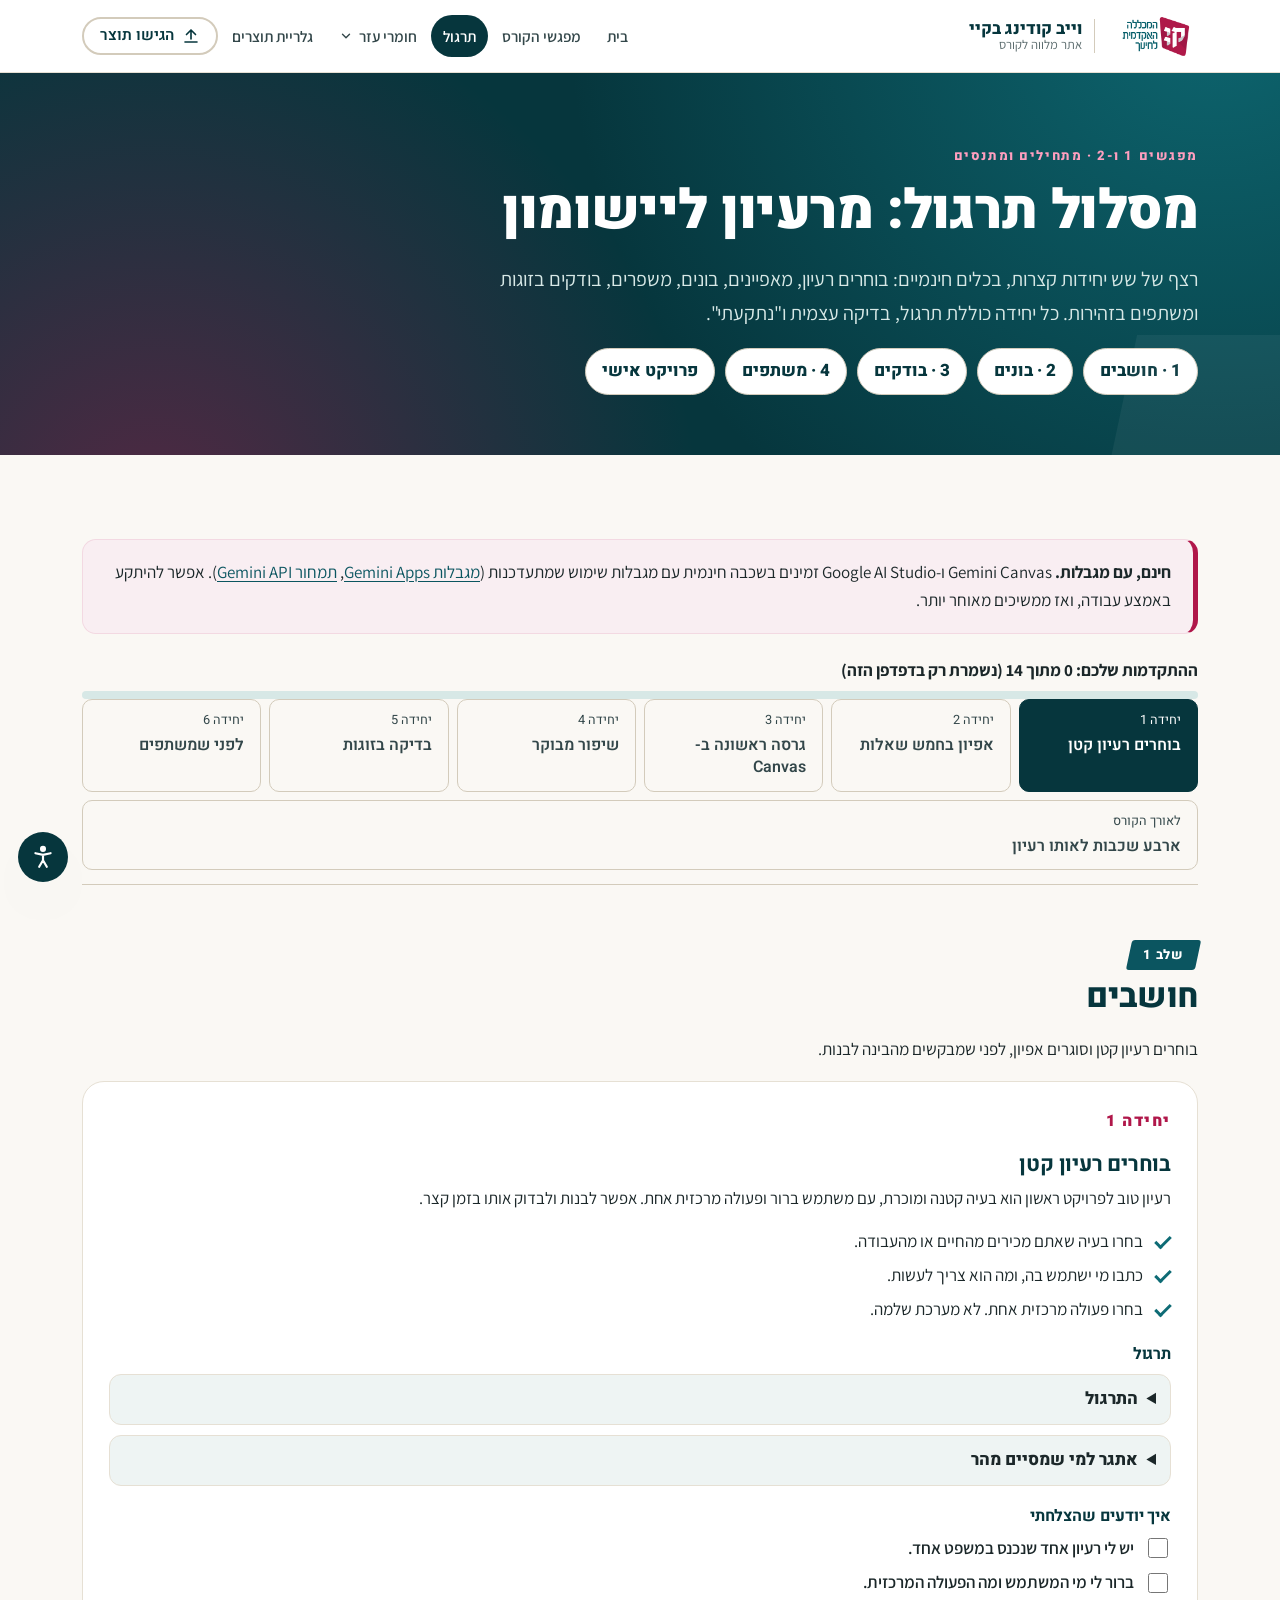
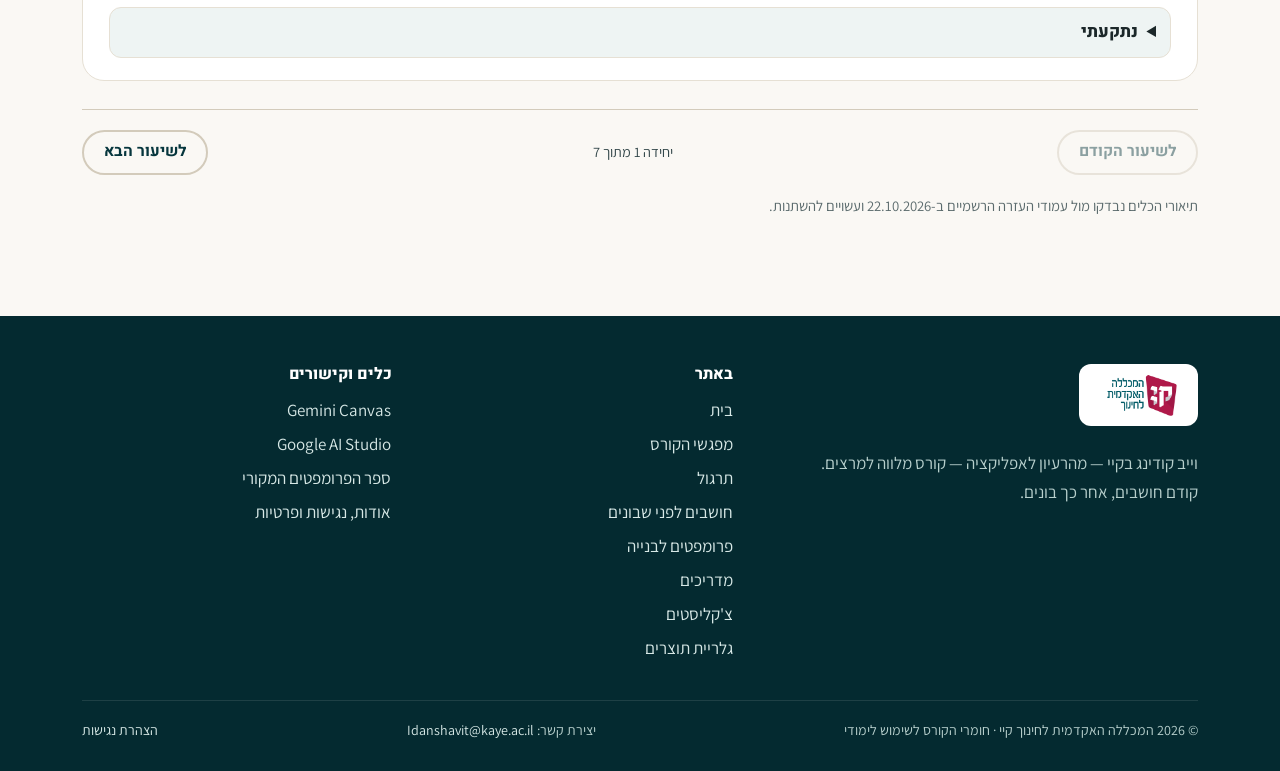
<file: practice.html>
<!DOCTYPE html>
<html lang="he" dir="rtl">
<head>
<meta charset="utf-8">
<meta name="viewport" content="width=device-width, initial-scale=1">
<title>מסלול תרגול: מתחילים ומתנסים — וייב קודינג בקיי</title>
<meta name="description" content="מסלול תרגול למפגשים 1 ו-2: בחירת רעיון, אפיון, גרסה ראשונה ב-Canvas, שיפור מבוקר, בדיקה בזוגות ושיתוף בזהירות.">
<link rel="icon" type="image/png" href="[data-uri]">
<link rel="preconnect" href="https://fonts.googleapis.com">
<link rel="preconnect" href="https://fonts.gstatic.com" crossorigin>
<link href="https://fonts.googleapis.com/css2?family=Assistant:wght@400;600;700&family=Heebo:wght@500;700;800;900&display=swap" rel="stylesheet">
<style>
/* =========================================================
   וייב קודינג בקיי — אתר מלווה לקורס
   מערכת עיצוב בהתאמה לשפה החזותית של המכללה האקדמית לחינוך קיי
   ========================================================= */

:root {
  --teal-950: #042a30;
  --teal-900: #06363d;
  --teal-800: #0a4850;
  --teal-700: #0b5560;
  --teal-600: #0e6b75;
  --teal-100: #d7e8e6;
  --teal-50: #eef4f3;
  --crimson: #b0174a;
  --crimson-700: #8e1139;
  --crimson-100: #f3d9e2;
  --crimson-50: #f9eef2;
  --paper: #faf8f4;
  --surface: #ffffff;
  --line: #e6e0d4;
  --line-strong: #d3cbbb;
  --ink: #1b2729;
  --ink-soft: #33474a;
  --muted: #5b6b6d;
  --success: #1f7a4d;

  --font-head: "Heebo", "Assistant", system-ui, sans-serif;
  --font-body: "Assistant", "Heebo", system-ui, sans-serif;

  --radius-sm: 8px;
  --radius: 14px;
  --radius-lg: 22px;
  --shadow-sm: 0 1px 2px rgba(6, 54, 61, .06), 0 1px 1px rgba(6, 54, 61, .04);
  --shadow: 0 6px 24px -8px rgba(6, 54, 61, .18), 0 2px 6px rgba(6, 54, 61, .06);
  --shadow-lg: 0 24px 60px -20px rgba(6, 54, 61, .35);

  --wrap: 1180px;
  --gutter: clamp(16px, 4vw, 32px);
  --fs-base: 1.0625rem;
}

/* ---------- reset ---------- */
*, *::before, *::after { box-sizing: border-box; }
html { -webkit-text-size-adjust: 100%; scroll-behavior: smooth; scroll-padding-top: 88px; }
body {
  margin: 0;
  font-family: var(--font-body);
  font-size: var(--fs-base);
  line-height: 1.7;
  color: var(--ink);
  background: var(--paper);
  overflow-x: hidden;
}
img, svg, video, iframe { max-width: 100%; display: block; }
h1, h2, h3, h4 { font-family: var(--font-head); line-height: 1.25; margin: 0 0 .5em; color: var(--teal-900); letter-spacing: -.01em; }
h1 { font-size: clamp(2rem, 5vw, 3.4rem); font-weight: 900; }
h2 { font-size: clamp(1.5rem, 3vw, 2.1rem); font-weight: 800; }
h3 { font-size: 1.2rem; font-weight: 700; }
p { margin: 0 0 1em; }
a { color: var(--teal-700); text-underline-offset: 3px; }
a:hover { color: var(--crimson); }
ul, ol { padding-inline-start: 1.3em; margin: 0 0 1em; }
li { margin-bottom: .3em; }
button { font: inherit; cursor: pointer; }
strong { font-weight: 700; }
.ltr { direction: ltr; unicode-bidi: isolate; display: inline-block; }

:focus-visible { outline: 3px solid var(--crimson); outline-offset: 3px; border-radius: 4px; }

.skip-link {
  position: absolute; inset-inline-start: 12px; top: -60px; z-index: 100;
  background: var(--teal-900); color: #fff; padding: 10px 16px; border-radius: var(--radius-sm);
  font-weight: 700; text-decoration: none;
}
.skip-link:focus { top: 12px; color: #fff; }

.visually-hidden { position: absolute !important; width: 1px; height: 1px; overflow: hidden; clip: rect(0 0 0 0); white-space: nowrap; }

.wrap { width: 100%; max-width: var(--wrap); margin-inline: auto; padding-inline: var(--gutter); }

/* ---------- header ---------- */
.site-header {
  position: sticky; top: 0; z-index: 50;
  background: rgba(255, 255, 255, .94);
  backdrop-filter: saturate(1.4) blur(10px);
  border-bottom: 1px solid var(--line);
}
.site-header .wrap { display: flex; align-items: center; gap: 20px; min-height: 72px; }
.brand { display: flex; align-items: center; gap: 12px; text-decoration: none; color: var(--teal-900); flex-shrink: 0; }
.brand img { height: 44px; width: auto; }
.brand-text { display: flex; flex-direction: column; line-height: 1.15; border-inline-start: 1px solid var(--line-strong); padding-inline-start: 12px; }
.brand-text b { font-family: var(--font-head); font-weight: 800; font-size: 1.05rem; }
.brand-text small { color: var(--muted); font-size: .8rem; }

.main-nav { margin-inline-start: auto; }
.main-nav ul { list-style: none; margin: 0; padding: 0; display: flex; gap: 2px; align-items: center; }
.main-nav li { margin: 0; }
.main-nav a {
  display: block; padding: 8px 12px; border-radius: 999px; text-decoration: none;
  color: var(--ink-soft); font-weight: 600; font-size: .96rem; white-space: nowrap;
}
.main-nav a:hover { background: var(--teal-50); color: var(--teal-900); }
.main-nav a[aria-current="page"] { background: var(--teal-900); color: #fff; }
.nav-cta { margin-inline-start: 6px; }
.nav-group { position: relative; }
.nav-group-btn {
  display: inline-flex; align-items: center; gap: 6px; padding: 8px 12px; border: 0; border-radius: 999px; background: none;
  font: inherit; font-weight: 600; font-size: .96rem; color: var(--ink-soft); white-space: nowrap; cursor: pointer;
}
.nav-group-btn:hover, .nav-group.open .nav-group-btn { background: var(--teal-50); color: var(--teal-900); }
.nav-group.has-current .nav-group-btn { background: var(--teal-900); color: #fff; }
.nav-group-btn svg { width: 14px; height: 14px; transition: transform .15s; }
.nav-group.open .nav-group-btn svg { transform: rotate(180deg); }
.main-nav .nav-sub {
  display: none; align-items: stretch; position: absolute; inset-inline-start: 0; top: calc(100% + 6px); z-index: 60; min-width: 220px;
  list-style: none; margin: 0; padding: 8px; flex-direction: column; gap: 2px; background: #fff;
  border: 1px solid var(--line); border-radius: 14px; box-shadow: var(--shadow);
}
.main-nav .nav-group.open .nav-sub { display: flex; }
.nav-sub a { border-radius: 10px; }
.main-nav a.btn { display: inline-flex; color: var(--teal-900); padding: 7px 16px; }
.main-nav a.btn:hover { background: var(--teal-50); color: var(--teal-900); }

.nav-toggle {
  display: none; margin-inline-start: auto; background: var(--teal-50); border: 1px solid var(--line);
  border-radius: 10px; width: 44px; height: 44px; align-items: center; justify-content: center; color: var(--teal-900);
}
.nav-toggle svg { width: 22px; height: 22px; }

@media (max-width: 1200px) {
  .nav-toggle { display: inline-flex; }
  .main-nav {
    position: fixed; inset: 72px 0 auto 0; background: #fff; border-bottom: 1px solid var(--line);
    box-shadow: var(--shadow); display: none; max-height: calc(100vh - 72px); overflow: auto;
  }
  .main-nav.open { display: block; }
  .main-nav ul { flex-direction: column; align-items: stretch; padding: 12px var(--gutter) 20px; gap: 4px; }
  .main-nav a { padding: 12px 14px; border-radius: 10px; font-size: 1.05rem; }
  .nav-cta { margin: 8px 0 0; }
  .nav-group-btn { display: flex; width: 100%; justify-content: space-between; padding: 12px 14px; border-radius: 10px; font-size: 1.05rem; }
  .main-nav .nav-sub { position: static; display: none; min-width: 0; border: 0; box-shadow: none; padding: 2px 0 6px; padding-inline-start: 14px; }
  .main-nav .nav-group.open .nav-sub { display: flex; }
  .nav-cta .btn { width: 100%; justify-content: center; }
}
@media (max-width: 420px) { .brand-text small { display: none; } .brand img { height: 38px; } }

/* ---------- buttons ---------- */
.btn {
  display: inline-flex; align-items: center; gap: 8px; border: 2px solid transparent;
  padding: 10px 20px; border-radius: 999px; font-weight: 700; text-decoration: none;
  font-family: var(--font-head); font-size: .98rem; line-height: 1.3; transition: transform .15s, background .15s, box-shadow .15s;
}
.btn:hover { transform: translateY(-1px); }
.btn-primary { background: var(--crimson); color: #fff; box-shadow: 0 6px 16px -6px rgba(176, 23, 74, .55); }
.btn-primary:hover { background: var(--crimson-700); color: #fff; }
.btn-teal { background: var(--teal-900); color: #fff; }
.btn-teal:hover { background: var(--teal-700); color: #fff; }
.btn-ghost { background: transparent; color: var(--teal-900); border-color: var(--line-strong); }
.btn-ghost:hover { background: var(--teal-50); color: var(--teal-900); }
.btn-light { background: #fff; color: var(--teal-900); }
.btn-light:hover { color: var(--crimson); }
.btn-outline-light { color: #fff; border-color: rgba(255,255,255,.45); background: transparent; }
.btn-outline-light:hover { background: rgba(255,255,255,.1); color: #fff; }
.btn-sm { padding: 6px 14px; font-size: .88rem; }
.btn svg { width: 18px; height: 18px; flex-shrink: 0; }

/* ---------- signature: skewed tag (from the Kaye logo) ---------- */
.tag {
  display: inline-block; position: relative; padding: 4px 14px; font-family: var(--font-head);
  font-weight: 800; font-size: .82rem; letter-spacing: .06em; color: #fff; z-index: 0;
}
.tag::before {
  content: ""; position: absolute; inset: 0; background: var(--crimson); transform: skewX(-12deg); z-index: -1; border-radius: 3px;
}
.tag.teal::before { background: var(--teal-700); }
.tag.soft { color: var(--crimson-700); }
.tag.soft::before { background: var(--crimson-50); }

.eyebrow { font-family: var(--font-head); font-weight: 800; color: var(--crimson); letter-spacing: .12em; font-size: .82rem; margin-bottom: 10px; display: block; }

/* ---------- page hero ---------- */
.page-hero {
  background: var(--teal-900);
  background-image:
    radial-gradient(circle at 12% 120%, rgba(176, 23, 74, .45), transparent 45%),
    radial-gradient(circle at 95% -20%, rgba(14, 107, 117, .9), transparent 50%);
  color: #fff; padding: clamp(40px, 7vw, 72px) 0 clamp(36px, 6vw, 60px); position: relative; overflow: hidden;
}
.page-hero::after {
  content: ""; position: absolute; inset-inline-start: -60px; bottom: -40px; width: 220px; height: 160px;
  background: rgba(255,255,255,.05); transform: skewX(-12deg);
}
.page-hero h1 { color: #fff; margin-bottom: .3em; }
.page-hero p.lead { font-size: clamp(1.05rem, 2vw, 1.25rem); color: #d7e8e6; max-width: 720px; margin: 0; }
.page-hero .eyebrow { color: #ff9fbf; }
.page-hero .hero-actions { margin-top: 24px; display: flex; flex-wrap: wrap; gap: 12px; }
.breadcrumbs { font-size: .9rem; color: #a9c9c6; margin-bottom: 14px; }
.breadcrumbs a { color: #d7e8e6; }

/* ---------- sections ---------- */
.section { padding: clamp(44px, 7vw, 84px) 0; }
.section.tight { padding: clamp(28px, 4vw, 48px) 0; }
.section.alt { background: #fff; border-block: 1px solid var(--line); }
.section-head { max-width: 760px; margin-bottom: 32px; }
.section-head p { color: var(--muted); font-size: 1.1rem; margin: 0; }
.bar-title { border-inline-start: 6px solid var(--teal-900); padding-inline-start: 14px; }

.grid { display: grid; gap: 20px; }
.grid-2 { grid-template-columns: repeat(auto-fit, minmax(min(100%, 420px), 1fr)); }
.grid-3 { grid-template-columns: repeat(auto-fit, minmax(min(100%, 300px), 1fr)); }
.grid-4 { grid-template-columns: repeat(auto-fit, minmax(min(100%, 240px), 1fr)); }

.card {
  background: var(--surface); border: 1px solid var(--line); border-radius: var(--radius-lg);
  padding: 24px; box-shadow: var(--shadow-sm);
}
.card h3 { margin-bottom: .4em; }
.card p:last-child, .card ul:last-child { margin-bottom: 0; }
.card.teal { background: var(--teal-50); border-color: var(--teal-100); }
.card.pink { background: var(--crimson-50); border-color: var(--crimson-100); }
.card.dark { background: var(--teal-900); color: #e3eeed; border-color: var(--teal-900); }
.card.dark h3, .card.dark h2 { color: #fff; }
a.card { text-decoration: none; color: inherit; display: block; transition: transform .18s, box-shadow .18s, border-color .18s; }
a.card:hover { transform: translateY(-3px); box-shadow: var(--shadow); border-color: var(--teal-100); color: inherit; }
.card .icon {
  width: 48px; height: 48px; border-radius: 12px; display: grid; place-items: center; font-size: 1.5rem;
  background: var(--teal-50); margin-bottom: 14px;
}
.card .more { font-weight: 700; color: var(--crimson); font-family: var(--font-head); font-size: .95rem; }

.muted { color: var(--muted); }
.small { font-size: .92rem; }

/* callouts */
.callout {
  border-radius: var(--radius); padding: 18px 22px; border: 1px solid var(--teal-100); background: var(--teal-50);
  border-inline-start: 5px solid var(--teal-700);
}
.callout.pink { background: var(--crimson-50); border-color: var(--crimson-100); border-inline-start-color: var(--crimson); }
.callout.dark { background: var(--teal-900); color: #e3eeed; border-color: var(--teal-900); border-inline-start-color: var(--crimson); }
.callout.dark strong { color: #fff; }
.callout p:last-child { margin-bottom: 0; }

/* check-list style ul */
ul.ticks { list-style: none; padding: 0; }
ul.ticks li { position: relative; padding-inline-start: 28px; }
ul.ticks li::before {
  content: ""; position: absolute; inset-inline-start: 0; top: .55em; width: 16px; height: 9px;
  border-left: 3px solid var(--teal-600); border-bottom: 3px solid var(--teal-600); transform: rotate(-45deg);
}
ul.dots { list-style: none; padding: 0; }
ul.dots li { position: relative; padding-inline-start: 20px; }
ul.dots li::before { content: ""; position: absolute; inset-inline-start: 2px; top: .7em; width: 8px; height: 8px; background: var(--crimson); transform: skewX(-12deg); }

/* numbered steps */
ol.steps { list-style: none; padding: 0; counter-reset: s; }
ol.steps > li { counter-increment: s; position: relative; padding-inline-start: 54px; margin-bottom: 18px; min-height: 40px; }
ol.steps > li::before {
  content: counter(s); position: absolute; inset-inline-start: 0; top: -2px; width: 38px; height: 38px; border-radius: 50%;
  background: var(--teal-900); color: #fff; display: grid; place-items: center; font-family: var(--font-head); font-weight: 800;
}

/* ---------- path (course journey) ---------- */
.path { display: grid; grid-template-columns: repeat(4, 1fr); gap: 0; position: relative; }
.path-step {
  position: relative; padding: 26px 22px 24px; background: #fff; border: 1px solid var(--line); text-decoration: none; color: inherit;
  transition: background .2s;
}
.path-step:first-child { border-radius: 0 var(--radius-lg) var(--radius-lg) 0; }
.path-step:last-child { border-radius: var(--radius-lg) 0 0 var(--radius-lg); }
.path-step + .path-step { border-inline-start: 0; }
.path-step:hover { background: var(--teal-50); color: inherit; }
.path-step .num {
  font-family: var(--font-head); font-weight: 900; font-size: 2.6rem; line-height: 1; color: var(--teal-100);
  display: block; margin-bottom: 8px;
}
.path-step:hover .num { color: var(--crimson); }
.path-step h3 { font-size: 1.35rem; margin-bottom: 4px; }
.path-step p { color: var(--muted); font-size: .96rem; margin: 0 0 10px; }
.path-step .links { font-size: .9rem; font-weight: 700; color: var(--crimson); font-family: var(--font-head); }
.path-step:not(:last-child)::after {
  content: "←"; position: absolute; top: 50%; inset-inline-end: -16px; width: 30px; height: 30px; border-radius: 50%;
  background: var(--crimson); color: #fff; display: grid; place-items: center; font-weight: 900; font-size: .95rem;
  transform: translateY(-50%); z-index: 2; box-shadow: 0 0 0 4px var(--paper);
}
@media (max-width: 860px) {
  .path { grid-template-columns: 1fr 1fr; gap: 12px; }
  .path-step, .path-step:first-child, .path-step:last-child { border-radius: var(--radius); border: 1px solid var(--line) !important; }
  .path-step::after { display: none; }
}
@media (max-width: 480px) { .path { grid-template-columns: 1fr; } }

/* ---------- home hero ---------- */
.home-hero { background: var(--teal-900); color: #fff; position: relative; overflow: hidden; }
.home-hero .wrap { display: grid; grid-template-columns: 1.25fr .9fr; gap: 48px; align-items: center; padding-block: clamp(48px, 8vw, 96px); position: relative; z-index: 1; }
.home-hero h1 { color: #fff; font-size: clamp(2.3rem, 6vw, 4.2rem); margin-bottom: 18px; }
.home-hero h1 .hl { position: relative; display: inline-block; z-index: 0; padding-inline: 10px; }
.home-hero h1 .hl::before { content: ""; position: absolute; inset: 8% -2px 4%; background: var(--crimson); transform: skewX(-12deg); z-index: -1; border-radius: 4px; }
.home-hero .lead { font-size: clamp(1.1rem, 2.2vw, 1.35rem); color: #cfe3e1; max-width: 560px; }
.home-hero .bg-shape { position: absolute; inset-inline-start: -8%; top: -30%; width: 55%; height: 160%; background: linear-gradient(160deg, rgba(14,107,117,.55), rgba(14,107,117,0)); transform: skewX(-12deg); }
.hero-panel {
  background: rgba(255,255,255,.06); border: 1px solid rgba(255,255,255,.14); border-radius: var(--radius-lg); padding: 26px;
  backdrop-filter: blur(6px);
}
.hero-panel h2 { color: #fff; font-size: 1.15rem; margin-bottom: 14px; }
.principle { display: flex; flex-wrap: wrap; align-items: center; gap: 8px; margin: 0; padding: 0; list-style: none; }
.principle li { margin: 0; background: rgba(255,255,255,.1); border-radius: 999px; padding: 6px 14px; font-weight: 700; font-family: var(--font-head); font-size: .95rem; }
.principle li.arrow { background: none; padding: 0; color: #ff9fbf; }
.hero-panel .quote { margin: 20px 0 0; font-size: .95rem; color: #bcd6d3; border-top: 1px solid rgba(255,255,255,.14); padding-top: 16px; }
@media (max-width: 900px) { .home-hero .wrap { grid-template-columns: 1fr; gap: 28px; } }

/* ---------- prompt box ---------- */
.prompt {
  background: var(--surface); border: 1px solid var(--line); border-radius: var(--radius); overflow: hidden; box-shadow: var(--shadow-sm);
}
.prompt-head { display: flex; align-items: center; gap: 12px; padding: 12px 16px; background: var(--teal-50); border-bottom: 1px solid var(--line); flex-wrap: wrap; }
.prompt-head h3, .prompt-head h4 { margin: 0; font-size: 1.05rem; flex: 1; min-width: 180px; }
.prompt-body {
  padding: 18px 20px; white-space: pre-wrap; font-size: 1rem; line-height: 1.75; color: var(--ink-soft);
  border-inline-start: 4px solid var(--teal-700); margin: 14px; background: #fbfaf7; border-radius: var(--radius-sm);
  max-height: 420px; overflow: auto;
}
.ph { background: var(--crimson-50); color: var(--crimson-700); border-radius: 4px; padding: 0 4px; font-weight: 700; }
.prompt.pink .prompt-body { border-inline-start-color: var(--crimson); }
.prompt-meta { padding: 0 20px 16px; color: var(--muted); font-size: .92rem; }
.prompt-meta p { margin: 0 0 .3em; }

.copy-btn {
  display: inline-flex; align-items: center; gap: 6px; border: 0; background: var(--teal-900); color: #fff; border-radius: 999px;
  padding: 7px 16px; font-weight: 700; font-family: var(--font-head); font-size: .9rem; transition: background .15s;
}
.copy-btn:hover { background: var(--crimson); }
.copy-btn svg { width: 16px; height: 16px; }
.copy-btn.done { background: var(--success); }

.chip {
  display: inline-flex; align-items: center; gap: 4px; padding: 3px 10px; border-radius: 999px; font-size: .8rem; font-weight: 700;
  background: #fff; border: 1px solid var(--line); color: var(--ink-soft); font-family: var(--font-head); white-space: nowrap;
}
.chip.canvas { background: #eaf1ff; border-color: #cfdcfa; color: #1f4fb3; }
.chip.studio { background: var(--crimson-50); border-color: var(--crimson-100); color: var(--crimson-700); }
.chip.any { background: var(--teal-50); border-color: var(--teal-100); color: var(--teal-800); }
.chip.ext { background: #f4efe4; border-color: #e6dcc6; color: #6b5a2e; }

/* ---------- toolbar / filters ---------- */
.toolbar { display: flex; flex-wrap: wrap; gap: 12px; align-items: center; margin-bottom: 26px; }
.search {
  flex: 1 1 260px; display: flex; align-items: center; gap: 8px; background: #fff; border: 1px solid var(--line-strong);
  border-radius: 999px; padding: 4px 16px;
}
.search input { border: 0; outline: 0; flex: 1; font: inherit; padding: 8px 0; background: transparent; min-width: 0; }
.search:focus-within { border-color: var(--teal-700); box-shadow: 0 0 0 3px var(--teal-100); }
.search svg { width: 18px; height: 18px; color: var(--muted); }
.seg { display: inline-flex; background: #fff; border: 1px solid var(--line-strong); border-radius: 999px; padding: 3px; flex-wrap: wrap; }
.seg button { border: 0; background: transparent; padding: 7px 14px; border-radius: 999px; font-weight: 700; color: var(--ink-soft); font-family: var(--font-head); font-size: .9rem; }
.seg button[aria-pressed="true"] { background: var(--teal-900); color: #fff; }
.seg button:hover:not([aria-pressed="true"]) { background: var(--teal-50); }

/* ---------- category nav (prompts / guides) ---------- */
.layout-side { display: grid; grid-template-columns: 250px 1fr; gap: 40px; align-items: start; }
.side-nav { position: sticky; top: 96px; background: #fff; border: 1px solid var(--line); border-radius: var(--radius); padding: 14px; }
.side-nav h2 { font-size: .85rem; letter-spacing: .1em; color: var(--muted); margin: 4px 8px 8px; }
.side-nav ul { list-style: none; margin: 0; padding: 0; }
.side-nav li { margin: 0; }
.side-nav a { display: block; padding: 8px 10px; border-radius: 8px; text-decoration: none; color: var(--ink-soft); font-weight: 600; font-size: .95rem; }
.side-nav a:hover, .side-nav a.active { background: var(--teal-50); color: var(--teal-900); }
@media (max-width: 900px) {
  .layout-side { grid-template-columns: 1fr; gap: 20px; }
  .side-nav { position: static; }
  .side-nav ul { display: flex; flex-wrap: wrap; gap: 6px; }
  .side-nav a { background: var(--teal-50); border-radius: 999px; padding: 6px 12px; font-size: .88rem; }
}
.cat-block { margin-bottom: 48px; }
.cat-block > h2 { display: flex; align-items: center; gap: 10px; }
.cat-block > p { color: var(--muted); }
.stack { display: grid; gap: 18px; }

/* ---------- prompt book wizard ---------- */
.track-pick { display: grid; grid-template-columns: 1fr 1fr; gap: 16px; }
.track-btn {
  text-align: start; background: #fff; border: 2px solid var(--line); border-radius: var(--radius-lg); padding: 20px 22px;
  display: flex; gap: 14px; align-items: flex-start; transition: border-color .15s, box-shadow .15s; color: inherit;
}
.track-btn .ti { font-size: 2rem; line-height: 1; }
.track-btn b { font-family: var(--font-head); font-size: 1.2rem; color: var(--teal-900); display: block; }
.track-btn span.q { color: var(--muted); font-size: .95rem; }
.track-btn[aria-pressed="true"] { border-color: var(--teal-900); box-shadow: 0 0 0 4px var(--teal-100); }
.track-btn:hover { border-color: var(--teal-600); }
@media (max-width: 640px) { .track-pick { grid-template-columns: 1fr; } }

.stepper { list-style: none; margin: 28px 0 24px; padding: 0; display: grid; grid-template-columns: repeat(7, 1fr); gap: 6px; }
.stepper li { margin: 0; }
.stepper button {
  width: 100%; border: 1px solid var(--line); background: #fff; border-radius: 12px; padding: 10px 6px 8px;
  display: flex; flex-direction: column; align-items: center; gap: 2px; color: var(--ink-soft); position: relative;
}
.stepper .n { font-family: var(--font-head); font-weight: 900; font-size: 1.2rem; color: var(--teal-700); }
.stepper .l { font-size: .8rem; font-weight: 700; line-height: 1.2; text-align: center; }
.stepper button[aria-current="step"] { background: var(--teal-900); border-color: var(--teal-900); color: #fff; }
.stepper button[aria-current="step"] .n { color: #ff9fbf; }
.stepper button.done::after {
  content: "✓"; position: absolute; top: -7px; inset-inline-end: -5px; width: 20px; height: 20px; border-radius: 50%;
  background: var(--success); color: #fff; font-size: .72rem; display: grid; place-items: center; font-weight: 900;
}
@media (max-width: 720px) {
  .stepper { grid-template-columns: repeat(7, minmax(44px, 1fr)); gap: 4px; }
  .stepper .l { display: none; }
}
.step-panel { display: grid; grid-template-columns: 1fr 300px; gap: 24px; align-items: start; }
@media (max-width: 960px) { .step-panel { grid-template-columns: 1fr; } }
.step-aside { display: grid; gap: 14px; }
.step-title { display: flex; align-items: baseline; gap: 12px; flex-wrap: wrap; margin-bottom: 14px; }
.step-title h2 { margin: 0; }
.step-nav { display: flex; justify-content: space-between; gap: 12px; margin-top: 20px; flex-wrap: wrap; }
.progress { height: 8px; background: var(--teal-100); border-radius: 999px; overflow: hidden; }
.progress > span { display: block; height: 100%; background: var(--crimson); border-radius: 999px; transition: width .3s; }
.check-row { display: flex; align-items: center; gap: 10px; font-weight: 700; cursor: pointer; }
.check-row input { width: 20px; height: 20px; accent-color: var(--teal-900); }

/* floating helper (slow-down prompt) */
.fab {
  position: fixed; inset-inline-start: 18px; bottom: 18px; z-index: 40; background: var(--crimson); color: #fff; border: 0;
  border-radius: 999px; padding: 12px 18px; font-weight: 800; font-family: var(--font-head); box-shadow: var(--shadow-lg);
  display: inline-flex; gap: 8px; align-items: center;
}
.fab:hover { background: var(--crimson-700); }

/* ---------- dialog ---------- */
dialog {
  border: 0; border-radius: var(--radius-lg); padding: 0; width: min(760px, calc(100vw - 24px)); max-height: calc(100vh - 40px);
  box-shadow: var(--shadow-lg); color: var(--ink);
}
dialog::backdrop { background: rgba(4, 42, 48, .6); backdrop-filter: blur(2px); }
.dialog-head { display: flex; align-items: center; justify-content: space-between; gap: 12px; padding: 18px 22px; border-bottom: 1px solid var(--line); background: var(--teal-50); position: sticky; top: 0; z-index: 1; }
.dialog-head h2 { margin: 0; font-size: 1.3rem; }
.dialog-body { padding: 22px; }
.icon-btn { border: 1px solid var(--line); background: #fff; width: 40px; height: 40px; border-radius: 50%; display: grid; place-items: center; color: var(--teal-900); flex-shrink: 0; }
.icon-btn:hover { background: var(--crimson-50); color: var(--crimson); }
.icon-btn svg { width: 18px; height: 18px; }

/* ---------- video ---------- */
.video {
  position: relative; aspect-ratio: 16 / 9; border-radius: var(--radius); overflow: hidden; background: var(--teal-950); box-shadow: var(--shadow);
}
.video button { position: absolute; inset: 0; border: 0; padding: 0; background: transparent; width: 100%; height: 100%; }
.video img { width: 100%; height: 100%; object-fit: cover; opacity: .85; transition: opacity .2s, transform .4s; }
.video button:hover img { opacity: 1; transform: scale(1.02); }
.video .play {
  position: absolute; top: 50%; left: 50%; transform: translate(-50%, -50%); width: 74px; height: 74px; border-radius: 50%;
  background: var(--crimson); display: grid; place-items: center; box-shadow: 0 8px 30px rgba(0,0,0,.4);
}
.video .play svg { width: 30px; height: 30px; fill: #fff; margin-left: 4px; }
.video iframe { position: absolute; inset: 0; width: 100%; height: 100%; border: 0; }

/* ---------- session cards ---------- */
.session { display: grid; grid-template-columns: 1.1fr 1fr; gap: 36px; align-items: start; }
@media (max-width: 900px) { .session { grid-template-columns: 1fr; } }
.session + .session { margin-top: 64px; padding-top: 64px; border-top: 1px dashed var(--line-strong); }
.session-num { font-family: var(--font-head); font-weight: 900; color: var(--crimson); font-size: 1rem; letter-spacing: .1em; }
.resource-list { list-style: none; padding: 0; margin: 18px 0 0; display: grid; gap: 10px; }
.resource-list li { margin: 0; }
.resource-list a {
  display: flex; align-items: center; gap: 12px; padding: 12px 14px; border: 1px solid var(--line); border-radius: 12px; background: #fff;
  text-decoration: none; color: var(--ink); font-weight: 600;
}
.resource-list a:hover { border-color: var(--teal-600); background: var(--teal-50); color: var(--teal-900); }
.resource-list .ri { width: 36px; height: 36px; border-radius: 9px; display: grid; place-items: center; background: var(--crimson-50); font-size: 1.1rem; flex-shrink: 0; }
.resource-list small { display: block; color: var(--muted); font-weight: 400; }

.agenda { list-style: none; padding: 0; margin: 0; display: grid; grid-template-columns: repeat(auto-fit, minmax(min(100%, 200px), 1fr)); gap: 10px; }
.agenda li { margin: 0; background: #fff; border: 1px solid var(--line); border-radius: 12px; padding: 12px 14px; }
.agenda b { display: block; font-family: var(--font-head); color: var(--teal-900); }
.agenda .n { font-family: var(--font-head); font-weight: 900; color: var(--crimson); font-size: .85rem; }
.agenda span.d { color: var(--muted); font-size: .92rem; }

/* ---------- comparison ---------- */
.compare { display: grid; grid-template-columns: 1fr 1fr; gap: 0; border-radius: var(--radius-lg); overflow: hidden; border: 1px solid var(--line); }
.compare > div { padding: 26px; background: #fff; }
.compare > div + div { border-inline-start: 1px solid var(--line); }
.compare h3 { display: flex; align-items: center; gap: 8px; }
.compare .canvas-col { background: #f5f8ff; }
.compare .studio-col { background: var(--crimson-50); }
.compare .foot { grid-column: 1 / -1; background: var(--teal-900); color: #e3eeed; text-align: center; padding: 16px; }
.compare .foot strong { color: #fff; }
@media (max-width: 700px) { .compare { grid-template-columns: 1fr; } .compare > div + div { border-inline-start: 0; border-top: 1px solid var(--line); } }

.roles { display: grid; grid-template-columns: repeat(3, 1fr); gap: 12px; }
.roles > div { text-align: center; background: #fff; border: 1px solid var(--line); border-radius: var(--radius); padding: 18px 12px; }
.roles .e { font-size: 1.8rem; }
.roles span.small { display: block; }
.roles b { display: block; font-family: var(--font-head); color: var(--teal-900); font-size: 1.1rem; }
@media (max-width: 560px) { .roles { grid-template-columns: 1fr; } }

.flow { display: flex; flex-wrap: wrap; gap: 8px; align-items: center; list-style: none; padding: 0; margin: 0; }
.flow li { margin: 0; background: #fff; border: 1px solid var(--line); border-radius: 999px; padding: 6px 14px; font-weight: 700; font-family: var(--font-head); color: var(--teal-900); font-size: .95rem; }
.flow li.arrow { border: 0; background: none; padding: 0; color: var(--crimson); }
.card.dark .flow li { background: rgba(255,255,255,.08); border-color: rgba(255,255,255,.18); color: #fff; }

/* ---------- checklists ---------- */
.checklist { list-style: none; padding: 0; margin: 0; }
.checklist li { margin: 0; border-bottom: 1px solid var(--line); }
.checklist li:last-child { border-bottom: 0; }
.checklist label { display: flex; gap: 12px; align-items: flex-start; padding: 11px 4px; cursor: pointer; }
.checklist input { width: 22px; height: 22px; margin-top: 3px; accent-color: var(--teal-900); flex-shrink: 0; }
.checklist input:checked + span { color: var(--muted); text-decoration: line-through; text-decoration-color: var(--crimson); }
.cl-head { display: flex; align-items: center; gap: 12px; justify-content: space-between; flex-wrap: wrap; margin-bottom: 8px; }
.cl-head h3 { margin: 0; }
.cl-count { font-family: var(--font-head); font-weight: 800; color: var(--teal-700); font-size: .9rem; }
.cl-card .progress { margin: 6px 0 12px; }
.link-btn { border: 0; background: none; color: var(--muted); text-decoration: underline; font-size: .88rem; padding: 4px; }
.link-btn:hover { color: var(--crimson); }

.timer { display: flex; flex-wrap: wrap; align-items: center; gap: 16px; }
.timer-display { font-family: var(--font-head); font-weight: 900; font-size: 3rem; color: var(--teal-900); font-variant-numeric: tabular-nums; min-width: 150px; direction: ltr; }
.timer-display.low { color: var(--crimson); }
.timer-phases { display: flex; gap: 6px; flex-wrap: wrap; }
.timer-phases span { padding: 4px 12px; border-radius: 999px; background: var(--teal-50); font-weight: 700; font-size: .88rem; color: var(--teal-800); font-family: var(--font-head); }
.timer-phases span.on { background: var(--crimson); color: #fff; }
textarea, input[type="text"], input[type="url"] {
  width: 100%; font: inherit; border: 1px solid var(--line-strong); border-radius: 10px; padding: 10px 12px; background: #fff; color: var(--ink);
}
textarea:focus, input[type="text"]:focus { outline: 0; border-color: var(--teal-700); box-shadow: 0 0 0 3px var(--teal-100); }
.field { margin-bottom: 14px; }
.field label { display: block; font-weight: 700; margin-bottom: 4px; color: var(--teal-900); font-family: var(--font-head); }

/* ---------- gallery ---------- */
.gallery { display: grid; grid-template-columns: repeat(auto-fill, minmax(min(100%, 300px), 1fr)); gap: 22px; }
.project {
  background: #fff; border: 1px solid var(--line); border-radius: var(--radius-lg); overflow: hidden; display: flex; flex-direction: column;
  transition: transform .18s, box-shadow .18s; text-align: start; padding: 0; color: inherit; width: 100%;
}
.project:hover { transform: translateY(-4px); box-shadow: var(--shadow); }
.project .thumb { aspect-ratio: 16 / 10; background: var(--teal-900); position: relative; overflow: hidden; }
.project .thumb img { width: 100%; height: 100%; object-fit: cover; }
.project .thumb .ph-art {
  position: absolute; inset: 0; display: grid; place-items: center; color: #fff; font-family: var(--font-head); font-weight: 900;
  font-size: 2.6rem; letter-spacing: .02em;
}
.project .thumb .ph-art::before { content: ""; position: absolute; inset-inline-end: -10%; top: -20%; width: 55%; height: 140%; background: rgba(255,255,255,.08); transform: skewX(-12deg); }
.project .thumb .badges { position: absolute; top: 12px; inset-inline-start: 12px; display: flex; gap: 6px; }
.project .body { padding: 18px 20px 20px; display: flex; flex-direction: column; gap: 6px; flex: 1; }
.project h3 { margin: 0; font-size: 1.15rem; }
.project .by { color: var(--muted); font-size: .9rem; }
.project .desc { color: var(--ink-soft); font-size: .97rem; margin: 4px 0 8px; display: -webkit-box; -webkit-line-clamp: 3; -webkit-box-orient: vertical; overflow: hidden; }
.project .foot { margin-top: auto; display: flex; gap: 6px; flex-wrap: wrap; }
.sample-badge { background: #fff4d6; color: #7a5a00; border: 1px solid #f0dc9c; }
.empty { text-align: center; padding: 48px 20px; color: var(--muted); border: 2px dashed var(--line-strong); border-radius: var(--radius-lg); }
.detail-grid { display: grid; gap: 16px; }
.detail-grid dt { font-family: var(--font-head); font-weight: 800; color: var(--teal-900); font-size: .95rem; }
.detail-grid dd { margin: 2px 0 0; color: var(--ink-soft); white-space: pre-wrap; }
.detail-shot { border-radius: var(--radius); overflow: hidden; border: 1px solid var(--line); margin-bottom: 18px; }

.submit-band { display: grid; grid-template-columns: 1.3fr 1fr; gap: 32px; align-items: center; }
@media (max-width: 860px) { .submit-band { grid-template-columns: 1fr; } }

/* ---------- toast ---------- */
.toast {
  position: fixed; bottom: 24px; left: 50%; transform: translate(-50%, 30px); background: var(--teal-900); color: #fff; padding: 12px 22px;
  border-radius: 999px; font-weight: 700; box-shadow: var(--shadow-lg); opacity: 0; pointer-events: none; transition: .25s; z-index: 200;
}
.toast.show { opacity: 1; transform: translate(-50%, 0); }

/* ---------- a11y panel ---------- */
.a11y-btn {
  position: fixed; inset-inline-end: 18px; bottom: 18px; z-index: 45; width: 50px; height: 50px; border-radius: 50%; border: 0;
  background: var(--teal-900); color: #fff; box-shadow: var(--shadow-lg); display: grid; place-items: center;
}
.a11y-btn svg { width: 26px; height: 26px; }
.a11y-panel {
  position: fixed; inset-inline-end: 18px; bottom: 78px; z-index: 45; background: #fff; border: 1px solid var(--line); border-radius: var(--radius);
  box-shadow: var(--shadow-lg); padding: 14px; width: 250px; display: none;
}
.a11y-panel.open { display: block; }
.a11y-panel h2 { font-size: 1rem; margin: 0 0 10px; }
.a11y-panel button { display: flex; width: 100%; text-align: start; border: 1px solid var(--line); background: var(--paper); border-radius: 8px; padding: 8px 10px; margin-bottom: 6px; font-weight: 600; color: var(--ink); }
.a11y-panel button[aria-pressed="true"] { background: var(--teal-900); color: #fff; border-color: var(--teal-900); }
.a11y-panel a { font-size: .88rem; }

html.a11y-big { font-size: 118%; }
html.a11y-links a { text-decoration: underline !important; outline: 1px dashed currentColor; }
html.a11y-contrast { --muted: #2a3638; --ink-soft: #111; --line: #8a9a9c; --line-strong: #5d6d6f; }
html.a11y-contrast body { background: #fff; }
html.a11y-readable { --font-body: Arial, sans-serif; --font-head: Arial, sans-serif; }
html.a11y-readable body { letter-spacing: .02em; word-spacing: .08em; }

/* ---------- footer ---------- */
.site-footer { background: var(--teal-950); color: #b7cfcc; padding: 48px 0 28px; margin-top: 0; }
.site-footer .cols { display: grid; grid-template-columns: 1.4fr 1fr 1fr; gap: 32px; }
.site-footer h2 { color: #fff; font-size: 1rem; margin-bottom: 12px; }
.site-footer ul { list-style: none; padding: 0; margin: 0; }
.site-footer a { color: #d7e8e6; text-decoration: none; }
.site-footer a:hover { color: #ff9fbf; text-decoration: underline; }
.site-footer .logo-chip { background: #fff; display: inline-block; padding: 8px 12px; border-radius: 12px; margin-bottom: 14px; }
.site-footer .logo-chip img { height: 46px; width: auto; }
.site-footer .bottom { border-top: 1px solid rgba(255,255,255,.1); margin-top: 32px; padding-top: 18px; font-size: .88rem; display: flex; justify-content: space-between; flex-wrap: wrap; gap: 10px; }
@media (max-width: 760px) { .site-footer .cols { grid-template-columns: 1fr; } }

@media (prefers-reduced-motion: reduce) {
  *, *::before, *::after { transition: none !important; animation: none !important; scroll-behavior: auto !important; }
}
@media print {
  .site-header, .site-footer, .a11y-btn, .fab, .copy-btn { display: none !important; }
  .prompt-body { max-height: none; }
}

/* ---------- refinements ---------- */
.home-hero .eyebrow { color: #ff9fbf; }
.step-panel .prompt-body { max-height: none; }

/* ---------- embed mode (Google Sites) ---------- */
html.embed body { background: var(--paper); }

html.embed .page-hero { padding: 36px 0 32px; }

/* =========================================================
   שיפורי חוויית שימוש — טלפון, ניווט והתקדמות
   ========================================================= */

/* שם השלב הנוכחי מתחת לפס השלבים */
.step-label { display: flex; justify-content: space-between; align-items: baseline; gap: 8px; margin: 10px 0 8px; font-family: var(--font-head); font-weight: 800; color: var(--teal-900); }
.step-label .of { color: var(--muted); font-weight: 600; font-size: .9rem; }

/* סטטוס התקדמות על כרטיסי המסלול בדף הבית */
.path-status {
  display: inline-block; margin-bottom: 8px; padding: 3px 10px; border-radius: 999px; font-size: .8rem; font-weight: 800;
  font-family: var(--font-head); background: var(--teal-50); color: var(--teal-800); border: 1px solid var(--teal-100);
}
.path-status.done { background: #e6f4ec; color: var(--success); border-color: #bfe3cd; }
.path-status[hidden] { display: none; }

/* כרטיס גלריה בלי תמונה */
.project .thumb { background: linear-gradient(135deg, var(--teal-900), var(--teal-700)); }
.project .thumb.t-studio { background: linear-gradient(135deg, var(--crimson-700), var(--crimson)); }
.project .thumb.t-canvas { background: linear-gradient(135deg, var(--teal-800), var(--teal-600)); }
.project .thumb .ph-art { display: flex; flex-direction: column; align-items: center; justify-content: center; gap: 6px; font-size: 1rem; }
.project .thumb .ph-icon { font-size: 2.6rem; line-height: 1; }
.project .thumb .ph-tool { font-size: .85rem; font-weight: 800; letter-spacing: .04em; background: rgba(255,255,255,.14); padding: 3px 12px; border-radius: 999px; }

/* חזרה למעלה */
.back-top {
  position: fixed; inset-inline-end: 18px; bottom: 80px; z-index: 44; width: 44px; height: 44px; border-radius: 50%;
  border: 1px solid var(--line); background: #fff; color: var(--teal-900); box-shadow: var(--shadow);
  display: grid; place-items: center; opacity: 0; pointer-events: none; transition: opacity .2s, bottom .2s;
}
.back-top.show { opacity: 1; pointer-events: auto; }
.back-top:hover { color: var(--crimson); }

/* כפתור העתקה צמוד בתחתית המסך (טלפון) */
.copybar {
  position: fixed; left: 12px; right: 12px; bottom: calc(12px + env(safe-area-inset-bottom, 0px)); z-index: 46;
  display: none; align-items: center; gap: 10px; background: var(--teal-900); color: #fff;
  border-radius: 16px; padding: 8px 8px 8px 14px; padding-inline-start: 14px; box-shadow: var(--shadow-lg);
}
.copybar.show { display: flex; }
.copybar span { flex: 1; min-width: 0; overflow: hidden; text-overflow: ellipsis; white-space: nowrap; font-weight: 700; font-size: .92rem; }
.copybar .copy-btn { background: var(--crimson); padding: 9px 16px; }
body.copybar-on .a11y-btn, body.copybar-on .fab { bottom: 80px; }
body.copybar-on .back-top { bottom: 136px; }
body.copybar-on .a11y-panel { bottom: 136px; }
body.copybar-on .toast { bottom: 84px; }

/* תפריט קטגוריות — הדגשת הקטגוריה הנוכחית */
.side-nav a.active { background: var(--teal-900); color: #fff; }

@media (max-width: 900px) {
  /* תפריט הקטגוריות נצמד לראש המסך ונגלל לרוחב */
  .side-nav {
    position: sticky; top: 72px; z-index: 30; margin-inline: calc(-1 * var(--gutter)); border-radius: 0; border-inline: 0; border-top: 0;
    padding: 8px var(--gutter); background: rgba(250, 248, 244, .96); backdrop-filter: blur(8px);
  }
  .side-nav h2, .side-nav > p { display: none; }
  .side-nav ul { flex-wrap: nowrap; overflow-x: auto; scrollbar-width: none; -webkit-overflow-scrolling: touch; padding-bottom: 2px; }
  .side-nav ul::-webkit-scrollbar { display: none; }
  .side-nav li { flex-shrink: 0; }
  html { scroll-padding-top: 136px; }
}

@media (max-width: 720px) {
  /* כפתורים צפים קטנים, ומרווח בתחתית כדי שלא יסתירו תוכן */
  main { padding-bottom: 76px; }
  .a11y-btn { width: 46px; height: 46px; bottom: 14px; inset-inline-end: 14px; }
  .a11y-btn svg { width: 22px; height: 22px; }
  .a11y-panel { bottom: 70px; inset-inline-end: 14px; }
  .back-top { bottom: 70px; inset-inline-end: 14px; }
  .fab { width: 46px; height: 46px; padding: 0; justify-content: center; bottom: 14px; inset-inline-start: 14px; font-size: 1.3rem; }
  .fab .fab-text { display: none; }

  /* כותרות עמוד קומפקטיות */
  .page-hero { padding: 28px 0 26px; }
  .page-hero h1 { font-size: 1.9rem; }
  .page-hero p.lead { font-size: 1rem; }

  /* ספר הפרומפטים: בחירת מסלול בשני כפתורים צרים */
  .track-pick { grid-template-columns: 1fr 1fr; gap: 8px; }
  .track-btn { padding: 12px; gap: 6px; flex-direction: column; align-items: flex-start; border-radius: var(--radius); }
  .track-btn .ti { font-size: 1.4rem; }
  .track-btn b { font-size: 1rem; }
  .track-btn span.q { display: none; }
  .stepper { margin: 18px 0 0; }
}

/* מונע מתפריט הקטגוריות להרחיב את העמוד לרוחב */
@media (max-width: 900px) {
  .layout-side { grid-template-columns: minmax(0, 1fr); }
  .layout-side > * { min-width: 0; }
}

</style>
<style>
.depth-bar{display:flex;flex-wrap:wrap;gap:10px;margin:18px 0 0}
.depth-bar a{display:inline-block;padding:8px 16px;border-radius:999px;border:1px solid var(--line-strong);background:#fff;font-family:var(--font-head);font-weight:800;text-decoration:none;color:var(--teal-900)}
.depth-bar a:hover{background:var(--teal-50)}
.unit{background:#fff;border:1px solid var(--line);border-radius:var(--radius-lg);padding:26px 26px 22px;margin-top:26px}
.unit>h3.unit-title{margin:0 0 6px;font-size:1.35rem}
.unit .essence{font-size:1.05rem;margin:0 0 14px}
.unit h4{margin:20px 0 8px;font-size:1rem}
.unit details{border:1px solid var(--line);border-radius:12px;padding:10px 14px;margin-top:10px;background:var(--teal-50)}
.unit details>summary{cursor:pointer;font-family:var(--font-head);font-weight:800}
.unit details[open]>summary{margin-bottom:8px}
.unit .prompt{margin:12px 0}
.stage-head{margin-top:54px}
.stage-head .tag{margin-bottom:6px}
.progress-wrap{margin-top:22px}
.progress-wrap p{margin:0 0 6px;font-weight:700}
.unit-meta{display:flex;gap:8px;flex-wrap:wrap;margin:0 0 12px}
.stuck-list{padding-inline-start:20px}
.stuck-list li{margin-bottom:8px}
</style>
<link rel="stylesheet" href="assets/lesson-tabs.css">
<script src="assets/lesson-tabs.js" defer></script>
</head>
<body>
<a class="skip-link" href="#main">דלגו לתוכן</a>
<header id="site-header"></header>

<main id="main">
  <section class="page-hero">
    <div class="wrap">
      <span class="eyebrow">מפגשים 1 ו-2 · מתחילים ומתנסים</span>
      <h1>מסלול תרגול: מרעיון ליישומון</h1>
      <p class="lead">רצף של שש יחידות קצרות, בכלים חינמיים: בוחרים רעיון, מאפיינים, בונים, משפרים, בודקים בזוגות ומשתפים בזהירות. כל יחידה כוללת תרגול, בדיקה עצמית ו"נתקעתי".</p>
      <div class="depth-bar" aria-label="קפיצה לשלב"><a href="#think">1 · חושבים</a><a href="#build">2 · בונים</a><a href="#test">3 · בודקים</a><a href="#share">4 · משתפים</a><a href="#personal">פרויקט אישי</a></div>
    </div>
  </section>
  <section class="section">
    <div class="wrap">
      <div class="callout pink"><p><strong>חינם, עם מגבלות.</strong> Gemini Canvas ו-Google AI Studio זמינים בשכבה חינמית עם מגבלות שימוש שמתעדכנות (<a href="https://support.google.com/gemini/answer/16275805?hl=en" target="_blank" rel="noopener">מגבלות Gemini Apps</a>, <a href="https://ai.google.dev/gemini-api/docs/pricing" target="_blank" rel="noopener">תמחור Gemini API</a>). אפשר להיתקע באמצע עבודה, ואז ממשיכים מאוחר יותר.</p></div>
      <div class="progress-wrap" aria-live="polite"><p id="prog-text">ההתקדמות שלכם: 0 מתוך 0 (נשמרת רק בדפדפן הזה)</p><div class="progress"><span id="prog-bar" style="width:0%"></span></div></div>
      <div class="stage-head" id="think"><span class="tag teal">שלב 1</span><h2>חושבים</h2><p>בוחרים רעיון קטן וסוגרים אפיון, לפני שמבקשים מהבינה לבנות.</p></div><article class="unit" id="p1" aria-labelledby="p1-t"><p class="session-num">יחידה 1</p><h3 class="unit-title" id="p1-t">בוחרים רעיון קטן</h3><p class="essence">רעיון טוב לפרויקט ראשון הוא בעיה קטנה ומוכרת, עם משתמש ברור ופעולה מרכזית אחת. אפשר לבנות ולבדוק אותו בזמן קצר.</p><ul class="ticks"><li>בחרו בעיה שאתם מכירים מהחיים או מהעבודה.</li><li>כתבו מי ישתמש בה, ומה הוא צריך לעשות.</li><li>בחרו פעולה מרכזית אחת. לא מערכת שלמה.</li></ul><h4>תרגול</h4><details><summary>התרגול</summary><p>כתבו שלושה רעיונות בשורה אחת כל אחד, ובחרו את הקטן ביותר מביניהם. שימו לב: זה הפרויקט האישי שילווה אתכם בהמשך (ראו בסוף העמוד).</p></details><details><summary>אתגר למי שמסיים מהר</summary><p>נסו לנסח את הרעיון במשפט אחד: "מי עושה מה, ובשביל מה".</p></details><h4>איך יודעים שהצלחתי</h4><label class="check-row" style="font-weight:600;margin:6px 0"><input type="checkbox" data-ck="p1-0"> <span>יש לי רעיון אחד שנכנס במשפט אחד.</span></label><label class="check-row" style="font-weight:600;margin:6px 0"><input type="checkbox" data-ck="p1-1"> <span>ברור לי מי המשתמש ומה הפעולה המרכזית.</span></label><details><summary>נתקעתי</summary><ul class="stuck-list"><li>אין לי רעיון: התחילו מדבר שחוזר על עצמו אצלכם ולוקח זמן, כמו רישום, מעקב או רשימה.</li><li>הרעיון גדול מדי: שאלו "מה הדבר היחיד שחייב לעבוד בגרסה הראשונה?" והשאירו רק אותו.</li></ul></details></article><article class="unit" id="p2" aria-labelledby="p2-t"><p class="session-num">יחידה 2</p><h3 class="unit-title" id="p2-t">אפיון בחמש שאלות</h3><p class="essence">אפיון הוא השלב שבו מבררים מה צריך לדעת לפני שבונים. חמש שאלות: מה, למה, למי, איך, ומה חשוב שיהיה שם. הבינה יכולה לשאול אתכם אותן, אחת בכל פעם.</p><div class="prompt"><div class="prompt-head"><h4>אפיון בשאלות</h4><button class="copy-btn" type="button" data-copy="ap-1" aria-label="העתקת הפרומפט: אפיון בשאלות">העתקה</button></div><div class="prompt-body" id="ap-1" data-raw="אני רוצה לבנות יישומון. הרעיון: [כתבו כאן משפט אחד]. תשאל אותי שאלות כדי לאפיין אותו: מה, למה, למי, איך זה אמור לעבוד, ומה חשוב שיהיה שם. שאלה אחת בכל פעם, ואחרי שאסיים תסכם הכול בבריף קצר. עדיין לא לבנות." tabindex="0" aria-label="טקסט הפרומפט">אני רוצה לבנות יישומון. הרעיון: [כתבו כאן משפט אחד]. תשאל אותי שאלות כדי לאפיין אותו: מה, למה, למי, איך זה אמור לעבוד, ומה חשוב שיהיה שם. שאלה אחת בכל פעם, ואחרי שאסיים תסכם הכול בבריף קצר. עדיין לא לבנות.</div></div><p class="small muted">אפשר גם להשתמש בספר הפרומפטים באתר: <a href="prompt-book.html">ספר הפרומפטים</a>.</p><h4>תרגול</h4><details><summary>התרגול</summary><p>הדביקו את הפרומפט בשיחה חדשה עם Gemini, והחליפו את הסוגריים ברעיון שלכם. ענו על השאלות, ובסוף בקשו את הבריף.</p></details><details><summary>אתגר למי שמסיים מהר</summary><p>בקשו מהבינה לרשום מה עדיין לא ברור בבריף, ולשאול על זה.</p></details><h4>איך יודעים שהצלחתי</h4><label class="check-row" style="font-weight:600;margin:6px 0"><input type="checkbox" data-ck="p2-0"> <span>יש לי בריף קצר שעונה על חמש השאלות.</span></label><label class="check-row" style="font-weight:600;margin:6px 0"><input type="checkbox" data-ck="p2-1"> <span>שמרתי אותו במקום שאוכל להדביק ממנו שוב.</span></label><details><summary>נתקעתי</summary><ul class="stuck-list"><li>לא יודע איפה מדביקים: בתיבת הכתיבה של השיחה, בתחתית המסך, ואז שולחים.</li><li>הבינה התחילה לבנות לפני שסיימנו: כתבו לה "עצור, עוד לא לבנות. תמשיך לשאול."</li><li>אל תכניסו מידע אישי או מידע על אנשים אחרים. השתמשו בדוגמאות בדויות.</li></ul></details></article><div class="stage-head" id="build"><span class="tag teal">שלב 2</span><h2>בונים</h2><p>גרסה ראשונה, ואז שיפורים מבוקרים: שינוי אחד בכל פעם.</p></div><article class="unit" id="p3" aria-labelledby="p3-t"><p class="session-num">יחידה 3</p><h3 class="unit-title" id="p3-t">גרסה ראשונה ב-Canvas</h3><p class="essence">מדביקים את הבריף ומבקשים גרסה ראשונה. Canvas פותח חלון לצד השיחה, ובו היישומון.</p><ol class="steps"><li>נכנסים ל-gemini.google.com ומתחברים לחשבון גוגל (נדרש כדי להשתמש ב-Canvas).</li><li>מתחת לתיבת הכתיבה לוחצים על הוספת קבצים ואז על Canvas.</li><li>מדביקים את הפרומפט ושולחים.</li></ol><p class="small muted">התיאור לפי עמוד העזרה הרשמי של גוגל: <a href="https://support.google.com/gemini/answer/16047321" target="_blank" rel="noopener">Canvas ב-Gemini</a>. שמות כפתורים עשויים להשתנות. המגבלות והזמינות כפופים לתנאי גוגל.</p><div class="prompt"><div class="prompt-head"><h4>גרסה ראשונה</h4><button class="copy-btn" type="button" data-copy="ap-2" aria-label="העתקת הפרומפט: גרסה ראשונה">העתקה</button></div><div class="prompt-body" id="ap-2" data-raw="על סמך הבריף שלמעלה, תבנה גרסה ראשונה פשוטה של היישומון ב-Canvas. רק את הפעולה המרכזית. כתוב בעברית, מימין לשמאל." tabindex="0" aria-label="טקסט הפרומפט">על סמך הבריף שלמעלה, תבנה גרסה ראשונה פשוטה של היישומון ב-Canvas. רק את הפעולה המרכזית. כתוב בעברית, מימין לשמאל.</div></div><h4>תרגול</h4><details><summary>התרגול</summary><p>הדביקו את הבריף מיחידה 2, שלחו את הפרומפט, ופתחו את היישומון שנוצר. לחצו על כל כפתור פעם אחת.</p></details><details><summary>אתגר למי שמסיים מהר</summary><p>פתחו את תצוגת הקוד, וחפשו איפה כתוב אחד הטקסטים שרואים במסך.</p></details><h4>איך יודעים שהצלחתי</h4><label class="check-row" style="font-weight:600;margin:6px 0"><input type="checkbox" data-ck="p3-0"> <span>נוצר יישומון שאפשר ללחוץ עליו.</span></label><label class="check-row" style="font-weight:600;margin:6px 0"><input type="checkbox" data-ck="p3-1"> <span>הפעולה המרכזית עובדת, גם אם הוא לא יפה.</span></label><details><summary>נתקעתי</summary><ul class="stuck-list"><li>היישומון לא נפתח או נתקע: רעננו את הדף, ובקשו מהבינה "תתקן את השגיאה שמופיעה בקונסולה".</li><li>הכול בלגן: חזרו לבריף ובקשו גרסה קטנה יותר.</li><li>הגעתם למגבלת שימוש: תנאי השימוש החינמי מוגבלים, וכדאי לחזור מאוחר יותר.</li></ul></details></article><article class="unit" id="p4" aria-labelledby="p4-t"><p class="session-num">יחידה 4</p><h3 class="unit-title" id="p4-t">שיפור מבוקר</h3><p class="essence">משנים דבר אחד בלבד, בודקים אותו, ורק אז ממשיכים. כך לא שוברים את מה שכבר עובד.</p><div class="prompt"><div class="prompt-head"><h4>שיפור מבוקר</h4><button class="copy-btn" type="button" data-copy="ap-3" aria-label="העתקת הפרומפט: שיפור מבוקר">העתקה</button></div><div class="prompt-body" id="ap-3" data-raw="אני רוצה לשנות דבר אחד בלבד: [כתבו כאן את השינוי]. אל תשנה שום דבר אחר. אחרי השינוי תרשום בקצרה מה שינית, ומה כדאי לי לבדוק." tabindex="0" aria-label="טקסט הפרומפט">אני רוצה לשנות דבר אחד בלבד: [כתבו כאן את השינוי]. אל תשנה שום דבר אחר. אחרי השינוי תרשום בקצרה מה שינית, ומה כדאי לי לבדוק.</div></div><h4>תרגול</h4><details><summary>התרגול</summary><p>בחרו שינוי אחד קטן (טקסט, צבע או כפתור), שלחו את הפרומפט, ובדקו שהשינוי נעשה ושום דבר אחר לא נשבר.</p></details><details><summary>אתגר למי שמסיים מהר</summary><p>ב-Canvas אפשר לסמן חלק ביישומון ולבקש שינוי רק בו (Select &amp; ask, לפי עמוד העזרה של גוגל). נסו. כדי להוסיף יכולת בינה, ראו את <a href="build-prompts.html#ai-capability">הפרומפט להוספת יכולת בינה</a>. כדי לעבור לסטודיו, ראו את <a href="guides.html#canvas-or-studio">המדריך</a>.</p></details><h4>איך יודעים שהצלחתי</h4><label class="check-row" style="font-weight:600;margin:6px 0"><input type="checkbox" data-ck="p4-0"> <span>ביקשתי שינוי אחד, והוא נעשה.</span></label><label class="check-row" style="font-weight:600;margin:6px 0"><input type="checkbox" data-ck="p4-1"> <span>בדקתי שהפעולה המרכזית עדיין עובדת.</span></label><details><summary>נתקעתי</summary><ul class="stuck-list"><li>הבינה שינתה יותר ממה שביקשתם: כתבו "תחזיר את הגרסה הקודמת" ונסחו את הבקשה מחדש, צרה יותר.</li><li>אי אפשר לחזור אחורה: בקשו תמיד מהבינה לשמור גרסה לפני שינוי גדול.</li></ul></details></article><div class="stage-head" id="test"><span class="tag teal">שלב 3</span><h2>בודקים</h2><p>בדיקה בזוגות: מי שלא בנה מוצא מה שהבונה כבר לא רואה.</p></div><article class="unit" id="p5" aria-labelledby="p5-t"><p class="session-num">יחידה 5</p><h3 class="unit-title" id="p5-t">בדיקה בזוגות</h3><p class="essence">אחד מנחה ואחד מקליד. הבודק מנסה להשתמש ביישומון בלי עזרה, והבונה רק מתעד איפה נתקע.</p><ol class="steps"><li>מחליפים תפקידים: בונה ובודק.</li><li>הבודק מנסה לבצע את הפעולה המרכזית בלי הסברים, והבונה רושם איפה היה קשה.</li><li>בוחרים תיקון אחד וממשיכים לשיפור מבוקר (יחידה 4).</li></ol><p class="small muted">עם טיימר ודף תיעוד: <a href="checklists.html#pairs">בדיקה בזוגות</a>.</p><h4>תרגול</h4><details><summary>התרגול</summary><p>אם אין בן או בת זוג, בדקו את היישומון של עצמכם כאילו אתם משתמשים לראשונה.</p></details><details><summary>אתגר למי שמסיים מהר</summary><p>כתבו שלושה מקרי קצה: משתמש שלא ממלא כלום, משתמש שמקליד טקסט ארוך, ומשתמש שלוחץ פעמיים.</p></details><h4>איך יודעים שהצלחתי</h4><label class="check-row" style="font-weight:600;margin:6px 0"><input type="checkbox" data-ck="p5-0"> <span>הבודק הצליח לבצע את הפעולה בלי עזרה, או שרשמנו איפה נתקע.</span></label><label class="check-row" style="font-weight:600;margin:6px 0"><input type="checkbox" data-ck="p5-1"> <span>בחרתי תיקון אחד להמשך.</span></label><details><summary>נתקעתי</summary><ul class="stuck-list"><li>אין עם מי לבדוק: בקשו מהבינה "תתנהג כמשתמש חדש ותגיד איפה היה לך קשה", ובדקו גם בעצמכם.</li><li>הבודק מתחיל לתקן: הוא רק מתעד. התיקון הוא תפקיד של הבונה.</li></ul></details></article><div class="stage-head" id="share"><span class="tag teal">שלב 4</span><h2>משתפים, בזהירות</h2><p>לפני שמראים: בדיקת פרטיות ודוח מצב.</p></div><article class="unit" id="p6" aria-labelledby="p6-t"><p class="session-num">יחידה 6</p><h3 class="unit-title" id="p6-t">לפני שמשתפים</h3><p class="essence">יישומון שעובד אינו בהכרח בטוח לשיתוף. בודקים מה נשמר, מי יכול לגשת, ומה מופיע בכתובת הציבורית.</p><ul class="ticks"><li>משתמשים רק במידע פיקטיבי.</li><li>לא מכניסים מידע על סטודנטים, ציונים או מידע אישי, רפואי או רגשי.</li><li>לא משתפים מפתחות גישה, ולא מפעילים חיוב.</li></ul><p class="small muted">הרשימה המלאה: <a href="checklists.html#before-share">בדיקה לפני שיתוף</a>. אם רוצים להציג בגלריית הקורס: <a href="gallery.html">הגלריה</a>.</p><h4>תרגול</h4><details><summary>התרגול</summary><p>עברו על הרשימה בצד, וענו על כל סעיף בכן או לא.</p></details><details><summary>אתגר למי שמסיים מהר</summary><p>בקשו מהבינה דוח מצב: מה היישומון שומר, איפה, ומה עלול להתגלות למי ששומר את הקישור.</p></details><h4>איך יודעים שהצלחתי</h4><label class="check-row" style="font-weight:600;margin:6px 0"><input type="checkbox" data-ck="p6-0"> <span>עברתי על רשימת הבדיקה לפני שיתוף.</span></label><label class="check-row" style="font-weight:600;margin:6px 0"><input type="checkbox" data-ck="p6-1"> <span>אין ביישומון מידע אישי אמיתי.</span></label><details><summary>נתקעתי</summary><ul class="stuck-list"><li>לא בטוח מה נשמר: בקשו דוח מצב מהבינה ובדקו אותו.</li><li>ספק? אל תשתפו. שתפו צילום מסך במקום קישור.</li></ul></details></article>
      <div class="stage-head" id="personal"><span class="tag pink">לאורך הקורס</span><h2>פרויקט אישי רציף</h2><p>אותו רעיון קטן מלווה אתכם משלב לשלב, וכל שלב מוסיף שכבה.</p></div>
      <article class="unit" id="proj" aria-labelledby="proj-t"><h3 class="unit-title" id="proj-t">ארבע שכבות לאותו רעיון</h3>
        <ol class="steps"><li><strong>אפיון</strong> (יחידות 1 ו-2): רעיון אחד ובריף של חמש שאלות.</li><li><strong>גרסה ראשונה ושיפור</strong> (יחידות 3 ו-4): יישומון קטן שעובד, שינוי אחד בכל פעם.</li><li><strong>בדיקה ושיתוף</strong> (יחידות 5 ו-6): בדיקה בזוגות ובדיקה לפני שיתוף.</li><li><strong>העמקה</strong>: אותו רעיון עם סוכן על המחשב, <a href="agent-workshop.html">במפגש 3</a>.</li></ol>
        <h4>איך יודעים שהצלחתי</h4><label class="check-row" style="font-weight:600;margin:6px 0"><input type="checkbox" data-ck="proj-0"> <span>בחרתי רעיון אחד ואני ממשיך איתו בכל השלבים.</span></label><label class="check-row" style="font-weight:600;margin:6px 0"><input type="checkbox" data-ck="proj-1"> <span>יש לי בריף, גרסה ראשונה ובדיקה אחת לפחות.</span></label>
      </article>
      <p class="small muted" style="margin-top:18px">תיאורי הכלים נבדקו מול עמודי העזרה הרשמיים ב-22.10.2026 ועשויים להשתנות.</p>
    </div>
  </section>
</main>
<footer id="site-footer"></footer>

<script>
/* =========================================================
   הגדרות האתר — זה הקובץ היחיד שצריך לערוך אחרי הקמת טופס הגוגל.
   ראו הסבר מלא בקובץ README.md
   ========================================================= */
window.SITE_CONFIG = {
  courseName: "וייב קודינג בקיי",
  courseSubtitle: "מהרעיון לאפליקציה — קורס מלווה למרצים",

  /* קישור לטופס הגוגל להגשת תוצרים (הקישור שמתחיל ב-https://docs.google.com/forms/...)
     כל עוד השדה ריק — כפתור "הגישו תוצר" יוביל להסבר בעמוד הגלריה. */
  FORM_URL: "https://docs.google.com/forms/d/1hclcfSayF1zCOyUi1nj7JHoN1macEBwRK_X5VORBx58/viewform",

  /* קישור ה-CSV של גיליון התשובות אחרי "פרסום באינטרנט" (File → Share → Publish to web → CSV).
     כל עוד השדה ריק — הגלריה מציגה את התוצרים מתוך data/projects.js בלבד. */
  SHEET_CSV_URL: "https://docs.google.com/spreadsheets/d/e/2PACX-1vROVZxHRJceyanEyRJtBGeyoiGpIYqQnHcs7-1rdEjNofJXqrEohfnEpTyRO-E5NYPPQHCmD6EjW6Im/pub?gid=481259198&single=true&output=csv",

  /* להציג בגלריה רק שורות שבהן בעמודה "מאושר" כתוב "כן".
     true = אתם מאשרים כל תוצר לפני שהוא עולה לאתר (מומלץ). */
  REQUIRE_APPROVAL: true,

  /* להציג את תוצרי הדוגמה מתוך data/projects.js. כשיש תוצרים אמיתיים — שנו ל-false */
  SHOW_SAMPLE_PROJECTS: true,

  youtubePlaylist: "https://www.youtube.com/watch?v=bBZjhN9uaQs&list=PLerurp2CJfmA",
  videos: {
    session1: { id: "bBZjhN9uaQs", title: "סדנת אפיון (שיעור 1) — וייב קודינג מכללת קיי" },
    session2: { id: "PVXLNXLxppA", title: "וייב קודינג — מאפיון לאפליקציה ראשונית (שיעור 2)" }
  },

  links: {
    gemini: "https://gemini.google.com",
    aiStudio: "https://aistudio.google.com",
    promptBookOriginal: "https://wenjygal.github.io/thinking-before-building/",
    studioGuide: "https://gemini.google.com/share/9ae51eee2f07?skid=484f60e7-f9ce-46c3-b71e-88a9934f1ecd"
  },

  contactEmail: "Idanshavit@kaye.ac.il"
};

</script>
<script>
/* =========================================================
   וייב קודינג בקיי — סקריפט משותף לכל העמודים
   כותרת, תפריט, תחתית, העתקה, סרטונים ונגישות
   ========================================================= */
(function () {
  "use strict";
  var CFG = window.SITE_CONFIG || {};
  /* מצב הטמעה (Google Sites): בלי כותרת/תחתית, קישורים פנימיים מובילים לעמודי האתר ב-Sites */
  var EMBED = window.EMBED_MODE || null;

  var ICONS = {
    menu: '<svg viewBox="0 0 24 24" fill="none" stroke="currentColor" stroke-width="2.2" stroke-linecap="round" aria-hidden="true"><path d="M4 7h16M4 12h16M4 17h16"/></svg>',
    close: '<svg viewBox="0 0 24 24" fill="none" stroke="currentColor" stroke-width="2.2" stroke-linecap="round" aria-hidden="true"><path d="M6 6l12 12M18 6L6 18"/></svg>',
    copy: '<svg viewBox="0 0 24 24" fill="none" stroke="currentColor" stroke-width="2" stroke-linecap="round" stroke-linejoin="round" aria-hidden="true"><rect x="8" y="8" width="12" height="12" rx="2"/><path d="M16 8V6a2 2 0 0 0-2-2H6a2 2 0 0 0-2 2v8a2 2 0 0 0 2 2h2"/></svg>',
    check: '<svg viewBox="0 0 24 24" fill="none" stroke="currentColor" stroke-width="2.6" stroke-linecap="round" stroke-linejoin="round" aria-hidden="true"><path d="M5 12l5 5L20 7"/></svg>',
    play: '<svg viewBox="0 0 24 24" aria-hidden="true"><path d="M8 5v14l11-7z"/></svg>',
    a11y: '<svg viewBox="0 0 24 24" fill="none" stroke="currentColor" stroke-width="2" stroke-linecap="round" aria-hidden="true"><circle cx="12" cy="4.5" r="1.8" fill="currentColor"/><path d="M5 8.5l7 1.5 7-1.5M12 10v5M12 15l-3.5 6M12 15l3.5 6"/></svg>',
    search: '<svg viewBox="0 0 24 24" fill="none" stroke="currentColor" stroke-width="2" stroke-linecap="round" aria-hidden="true"><circle cx="11" cy="11" r="7"/><path d="M20 20l-3.5-3.5"/></svg>',
    upload: '<svg viewBox="0 0 24 24" fill="none" stroke="currentColor" stroke-width="2.2" stroke-linecap="round" stroke-linejoin="round" aria-hidden="true"><path d="M12 16V4M6 10l6-6 6 6M4 20h16"/></svg>'
  };
  window.ICONS = ICONS;

  var NAV = [
    { href: "index.html", label: "בית" },
    { href: "sessions.html", label: "מפגשי הקורס" },
    { href: "practice.html", label: "תרגול" },
    { label: "חומרי עזר", children: [
      { href: "prompt-book.html", label: "חושבים לפני שבונים" },
      { href: "build-prompts.html", label: "פרומפטים לבנייה" },
      { href: "guides.html", label: "מדריכים" },
      { href: "checklists.html", label: "צ'קליסטים" }
    ] },
    { href: "gallery.html", label: "גלריית תוצרים" }
  ];

  function flatNav() {
    var out = [];
    NAV.forEach(function (n) { if (n.children) { out = out.concat(n.children); } else { out.push(n); } });
    return out;
  }

  function currentPage() {
    var p = location.pathname.split("/").pop();
    return p === "" ? "index.html" : p;
  }

  function submitHref() { return CFG.FORM_URL ? CFG.FORM_URL : "gallery.html#submit"; }
  window.submitHref = submitHref;

  /* ---------- header ---------- */
  function buildHeader() {
    var el = document.getElementById("site-header");
    if (!el) return;
    var cur = currentPage();
    var items = NAV.map(function (n, i) {
      if (!n.children) {
        return '<li><a href="' + n.href + '"' + (n.href === cur ? ' aria-current="page"' : "") + ">" + n.label + "</a></li>";
      }
      var inGroup = n.children.some(function (c) { return c.href === cur; });
      var sub = n.children.map(function (c) {
        return '<li><a href="' + c.href + '"' + (c.href === cur ? ' aria-current="page"' : "") + ">" + c.label + "</a></li>";
      }).join("");
      return '<li class="nav-group' + (inGroup ? " has-current" : "") + '">' +
        '<button type="button" class="nav-group-btn" aria-expanded="false" aria-controls="nav-sub-' + i + '">' + n.label +
        '<svg viewBox="0 0 24 24" fill="none" stroke="currentColor" stroke-width="2.4" stroke-linecap="round" stroke-linejoin="round" aria-hidden="true"><path d="M6 9l6 6 6-6"/></svg></button>' +
        '<ul class="nav-sub" id="nav-sub-' + i + '">' + sub + "</ul></li>";
    }).join("");
    var ext = CFG.FORM_URL ? ' target="_blank" rel="noopener"' : "";
    el.className = "site-header";
    el.innerHTML =
      '<div class="wrap">' +
      '<a class="brand" href="index.html" aria-label="' + CFG.courseName + ' — דף הבית">' +
      '<img src="[data-uri]" alt="המכללה האקדמית לחינוך קיי" width="92" height="44">' +
      '<span class="brand-text"><b>' + CFG.courseName + '</b><small>אתר מלווה לקורס</small></span></a>' +
      '<button class="nav-toggle" aria-expanded="false" aria-controls="main-nav" aria-label="פתיחת תפריט">' + ICONS.menu + "</button>" +
      '<nav class="main-nav" id="main-nav" aria-label="ניווט ראשי"><ul>' + items +
      '<li class="nav-cta"><a class="btn btn-ghost btn-sm" href="' + submitHref() + '"' + ext + ">" + ICONS.upload + "הגישו תוצר</a></li>" +
      "</ul></nav></div>";

    var btn = el.querySelector(".nav-toggle");
    var nav = el.querySelector(".main-nav");
    btn.addEventListener("click", function () {
      var open = nav.classList.toggle("open");
      btn.setAttribute("aria-expanded", open);
      btn.setAttribute("aria-label", open ? "סגירת תפריט" : "פתיחת תפריט");
      btn.innerHTML = open ? ICONS.close : ICONS.menu;
    });
    function closeGroups(except) {
      el.querySelectorAll(".nav-group-btn").forEach(function (b) {
        if (b !== except) { b.setAttribute("aria-expanded", "false"); b.parentNode.classList.remove("open"); }
      });
    }
    el.querySelectorAll(".nav-group-btn").forEach(function (b) {
      b.addEventListener("click", function () {
        var open = b.getAttribute("aria-expanded") !== "true";
        closeGroups(b);
        b.setAttribute("aria-expanded", open);
        b.parentNode.classList.toggle("open", open);
      });
    });
    document.addEventListener("click", function (e) {
      if (!e.target.closest(".nav-group")) { closeGroups(null); }
    });
    document.addEventListener("keydown", function (e) {
      if (e.key !== "Escape") { return; }
      var openBtn = el.querySelector('.nav-group-btn[aria-expanded="true"]');
      if (openBtn) { closeGroups(null); openBtn.focus(); return; }
      if (nav.classList.contains("open")) { btn.click(); btn.focus(); }
    });
  }

  /* ---------- footer ---------- */
  function buildFooter() {
    var el = document.getElementById("site-footer");
    if (!el) return;
    var L = CFG.links || {};
    el.className = "site-footer";
    el.innerHTML =
      '<div class="wrap"><div class="cols">' +
      '<div><span class="logo-chip"><img src="[data-uri]" alt="המכללה האקדמית לחינוך קיי"></span>' +
      "<p>" + CFG.courseName + " — " + CFG.courseSubtitle + ".<br>קודם חושבים, אחר כך בונים.</p></div>" +
      '<div><h2>באתר</h2><ul>' + flatNav().map(function (n) { return '<li><a href="' + n.href + '">' + n.label + "</a></li>"; }).join("") + "</ul></div>" +
      '<div><h2>כלים וקישורים</h2><ul>' +
      '<li><a href="' + L.gemini + '" target="_blank" rel="noopener">Gemini Canvas</a></li>' +
      '<li><a href="' + L.aiStudio + '" target="_blank" rel="noopener">Google AI Studio</a></li>' +
      '<li><a href="' + L.promptBookOriginal + '" target="_blank" rel="noopener">ספר הפרומפטים המקורי</a></li>' +
      '<li><a href="about.html">אודות, נגישות ופרטיות</a></li>' +
      "</ul></div></div>" +
      '<div class="bottom"><span>© ' + new Date().getFullYear() + " המכללה האקדמית לחינוך קיי · חומרי הקורס לשימוש לימודי</span>" +
      (CFG.contactEmail ? '<span>יצירת קשר: <a href="mailto:' + CFG.contactEmail + '">' + CFG.contactEmail + "</a></span>" : "") +
      '<a href="about.html#accessibility">הצהרת נגישות</a></div></div>';
  }

  /* ---------- toast ---------- */
  var toastEl;
  function toast(msg) {
    if (!toastEl) {
      toastEl = document.createElement("div");
      toastEl.className = "toast";
      toastEl.setAttribute("role", "status");
      toastEl.setAttribute("aria-live", "polite");
      document.body.appendChild(toastEl);
    }
    toastEl.textContent = msg;
    toastEl.classList.add("show");
    clearTimeout(toastEl._t);
    toastEl._t = setTimeout(function () { toastEl.classList.remove("show"); }, 2200);
  }
  window.toast = toast;

  /* ---------- copy ---------- */
  function copyText(text) {
    if (navigator.clipboard && window.isSecureContext) return navigator.clipboard.writeText(text);
    return new Promise(function (res, rej) {
      var ta = document.createElement("textarea");
      ta.value = text; ta.setAttribute("readonly", ""); ta.style.position = "fixed"; ta.style.opacity = "0";
      document.body.appendChild(ta); ta.select();
      try { document.execCommand("copy") ? res() : rej(); } catch (e) { rej(e); }
      document.body.removeChild(ta);
    });
  }
  document.addEventListener("click", function (e) {
    var b = e.target.closest("[data-copy]");
    if (!b) return;
    var src = document.getElementById(b.getAttribute("data-copy"));
    if (!src) return;
    var text = src.getAttribute("data-raw") || src.innerText;
    if (/^t-/.test(src.id)) store.set("vk-built", true);
    copyText(text).then(function () {
      var old = b.innerHTML;
      b.classList.add("done");
      b.innerHTML = ICONS.check + "הועתק";
      toast("הפרומפט הועתק — הדביקו אותו בשיחה");
      setTimeout(function () { b.classList.remove("done"); b.innerHTML = old; }, 1800);
    }, function () { toast("לא הצלחנו להעתיק — סמנו את הטקסט והעתיקו ידנית"); });
  });

  /* ---------- prompt rendering helper ---------- */
  function esc(s) {
    return String(s == null ? "" : s).replace(/[&<>"']/g, function (c) {
      return { "&": "&amp;", "<": "&lt;", ">": "&gt;", '"': "&quot;", "'": "&#39;" }[c];
    });
  }
  window.esc = esc;
  function formatPrompt(text) {
    return esc(text)
      .replace(/^\* /gm, "• ")
      .replace(/\*\*(.+?)\*\*/g, "<strong>$1</strong>")
      .replace(/\[([^\]\n]{2,60})\]/g, '<span class="ph">[$1]</span>');
  }
  var pid = 0;
  window.renderPrompt = function (o) {
    var id = o.id || "p" + (++pid);
    var chips = (o.chips || []).map(function (c) { return '<span class="chip ' + (c.cls || "") + '">' + esc(c.label) + "</span>"; }).join(" ");
    return '<article class="prompt' + (o.pink ? " pink" : "") + '"' + (o.anchor ? ' id="' + o.anchor + '"' : "") + ">" +
      '<div class="prompt-head"><' + (o.h || "h3") + ">" + esc(o.title) + "</" + (o.h || "h3") + ">" + chips +
      '<button class="copy-btn" data-copy="' + id + '" aria-label="העתקת הפרומפט: ' + esc(o.title) + '">' + ICONS.copy + "העתקה</button></div>" +
      '<div class="prompt-body" id="' + id + '" data-raw="' + esc(o.text) + '" tabindex="0" aria-label="טקסט הפרומפט">' + formatPrompt(o.text) + "</div>" +
      (o.meta ? '<div class="prompt-meta">' + o.meta + "</div>" : "") +
      "</article>";
  };

  /* ---------- YouTube (טעינה רק בלחיצה — מהיר ושומר פרטיות) ---------- */
  function initVideos() {
    document.querySelectorAll("[data-yt]").forEach(function (box) {
      var key = box.getAttribute("data-yt");
      var v = (CFG.videos || {})[key] || { id: key, title: "סרטון" };
      box.classList.add("video");
      box.innerHTML = '<button type="button" aria-label="הפעלת הסרטון: ' + esc(v.title) + '">' +
        '<img src="https://i.ytimg.com/vi/' + v.id + '/hqdefault.jpg" alt="" loading="lazy">' +
        '<span class="play">' + ICONS.play + "</span></button>";
      box.querySelector("button").addEventListener("click", function () {
        box.innerHTML = '<iframe src="https://www.youtube-nocookie.com/embed/' + v.id + '?autoplay=1&rel=0" title="' + esc(v.title) +
          '" allow="accelerometer; autoplay; clipboard-write; encrypted-media; gyroscope; picture-in-picture" allowfullscreen></iframe>';
      });
    });
  }

  /* ---------- storage (בטוח גם כשאין גישה) ---------- */
  window.store = {
    get: function (k, d) { try { var v = localStorage.getItem(k); return v === null ? d : JSON.parse(v); } catch (e) { return d; } },
    set: function (k, v) { try { localStorage.setItem(k, JSON.stringify(v)); } catch (e) {} }
  };

  /* ---------- accessibility panel ---------- */
  var A11Y = [
    { cls: "a11y-big", label: "הגדלת טקסט" },
    { cls: "a11y-contrast", label: "ניגודיות גבוהה" },
    { cls: "a11y-links", label: "הדגשת קישורים" },
    { cls: "a11y-readable", label: "גופן קריא" }
  ];
  function initA11y() {
    var saved = store.get("vk-a11y", []);
    saved.forEach(function (c) { document.documentElement.classList.add(c); });
    var btn = document.createElement("button");
    btn.className = "a11y-btn";
    btn.setAttribute("aria-label", "תפריט נגישות");
    btn.setAttribute("aria-expanded", "false");
    btn.setAttribute("aria-controls", "a11y-panel");
    btn.innerHTML = ICONS.a11y;
    var panel = document.createElement("div");
    panel.className = "a11y-panel";
    panel.id = "a11y-panel";
    panel.setAttribute("role", "region");
    panel.setAttribute("aria-label", "הגדרות נגישות");
    panel.innerHTML = "<h2>הגדרות נגישות</h2>" + A11Y.map(function (o) {
      return '<button type="button" data-a11y="' + o.cls + '" aria-pressed="' + (saved.indexOf(o.cls) > -1) + '">' + o.label + "</button>";
    }).join("") + '<button type="button" data-a11y="reset">איפוס הגדרות</button><a href="about.html#accessibility">הצהרת נגישות</a>';
    document.body.appendChild(panel);
    document.body.appendChild(btn);
    btn.addEventListener("click", function () {
      var open = panel.classList.toggle("open");
      btn.setAttribute("aria-expanded", open);
      if (open) panel.querySelector("button").focus();
    });
    panel.addEventListener("click", function (e) {
      var b = e.target.closest("[data-a11y]");
      if (!b) return;
      var c = b.getAttribute("data-a11y");
      var root = document.documentElement;
      if (c === "reset") {
        A11Y.forEach(function (o) { root.classList.remove(o.cls); });
        panel.querySelectorAll("[aria-pressed]").forEach(function (x) { x.setAttribute("aria-pressed", "false"); });
      } else {
        var on = root.classList.toggle(c);
        b.setAttribute("aria-pressed", on);
      }
      store.set("vk-a11y", A11Y.filter(function (o) { return root.classList.contains(o.cls); }).map(function (o) { return o.cls; }));
    });
    document.addEventListener("keydown", function (e) {
      if (e.key === "Escape" && panel.classList.contains("open")) { panel.classList.remove("open"); btn.setAttribute("aria-expanded", "false"); btn.focus(); }
    });
  }

  /* ---------- config-driven links ---------- */
  function fillLinks() {
    document.querySelectorAll("[data-link]").forEach(function (a) {
      var k = a.getAttribute("data-link");
      var url = k === "submit" ? submitHref() : k === "playlist" ? CFG.youtubePlaylist : (CFG.links || {})[k];
      if (url) a.setAttribute("href", url);
      if (k === "submit" && CFG.FORM_URL) { a.target = "_blank"; a.rel = "noopener"; }
    });
  }

  /* ---------- dialogs: בהטמעה — מציגים ליד הרכיב שנלחץ ---------- */
  window.openDialog = function (d, anchor) {
    if (EMBED && anchor) {
      var r = anchor.getBoundingClientRect();
      d.style.position = "absolute";
      d.style.top = Math.max(0, r.top + window.scrollY - 40) + "px";
      d.style.marginTop = "0";
    }
    d.showModal();
  };

  /* ---------- embed link mapping ---------- */
  function mapLink(href) {
    if (!href || /^(https?:|mailto:|#|javascript:)/i.test(href)) return null;
    var m = href.match(/^([\w-]+\.html)?(#.*)?$/);
    if (!m) return null;
    if (/^files\//.test(href)) return null;
    var page = m[1] || location.pathname.split("/").pop();
    var path = EMBED.pages[page];
    if (path === undefined) return null;
    return EMBED.base + path + (m[2] || "");
  }
  function initEmbed() {
    document.documentElement.classList.add("embed");
    document.addEventListener("click", function (e) {
      var a = e.target.closest("a[href]");
      if (!a) return;
      var raw = a.getAttribute("href");
      if (/^#/.test(raw)) { a.target = "_self"; return; }
      var files = raw.match(/^files\/(.+)$/);
      var url = files ? (EMBED.files || {})[files[1]] : mapLink(raw);
      if (url) { a.setAttribute("href", url); a.removeAttribute("download"); }
      a.target = "_blank"; /* Google Sites חוסם ניווט של העמוד העליון — פותחים בלשונית חדשה */
    }, true);
  }

  /* ---------- כפתור העתקה צמוד (בטלפון, כשכותרת הפרומפט גללה החוצה) ---------- */
  function initCopyBar() {
    var bar = document.createElement("div");
    bar.className = "copybar";
    bar.innerHTML = "<span></span>" + '<button type="button" class="copy-btn">' + ICONS.copy + "העתקה</button>";
    document.body.appendChild(bar);
    var label = bar.querySelector("span"), current = null;
    bar.querySelector("button").addEventListener("click", function () {
      if (current) current.querySelector(".copy-btn").click();
    });
    function check() {
      var found = null;
      if (window.innerWidth <= 720) {
        var prompts = document.querySelectorAll("main .prompt");
        for (var i = 0; i < prompts.length; i++) {
          var r = prompts[i].getBoundingClientRect();
          if (r.top < 60 && r.bottom > window.innerHeight * 0.45) { found = prompts[i]; break; }
        }
      }
      current = found;
      bar.classList.toggle("show", !!found);
      document.body.classList.toggle("copybar-on", !!found);
      if (found) label.textContent = found.querySelector(".prompt-head h3, .prompt-head h4").textContent;
    }
    var ticking = false;
    window.addEventListener("scroll", function () {
      if (ticking) return;
      ticking = true;
      setTimeout(function () { ticking = false; check(); }, 60);
    }, { passive: true });
    window.addEventListener("resize", check);
  }

  /* ---------- חזרה למעלה ---------- */
  function initBackTop() {
    var b = document.createElement("button");
    b.type = "button";
    b.className = "back-top";
    b.setAttribute("aria-label", "חזרה לראש העמוד");
    b.innerHTML = '<svg viewBox="0 0 24 24" width="20" height="20" fill="none" stroke="currentColor" stroke-width="2.4" stroke-linecap="round" stroke-linejoin="round" aria-hidden="true"><path d="M12 19V5M5 12l7-7 7 7"/></svg>';
    document.body.appendChild(b);
    b.addEventListener("click", function () {
      var reduce = window.matchMedia("(prefers-reduced-motion: reduce)").matches;
      window.scrollTo({ top: 0, behavior: reduce ? "auto" : "smooth" });
      var m = document.getElementById("main");
      if (m) { m.setAttribute("tabindex", "-1"); m.focus({ preventScroll: true }); }
    });
    window.addEventListener("scroll", function () {
      b.classList.toggle("show", window.scrollY > 700);
    }, { passive: true });
  }

  /* ---------- הדגשת הקטגוריה הנוכחית בתפריט הצד ---------- */
  function initScrollSpy() {
    var nav = document.querySelector(".side-nav");
    if (!nav) return;
    var ticking = false;
    function update() {
      var links = nav.querySelectorAll('a[href^="#"]'), active = null;
      for (var i = 0; i < links.length; i++) {
        var t = document.getElementById(links[i].getAttribute("href").slice(1));
        if (t && t.getBoundingClientRect().top < 170) active = links[i];
      }
      if (!active && links.length) active = links[0];
      for (var j = 0; j < links.length; j++) {
        var on = links[j] === active;
        links[j].classList.toggle("active", on);
        if (on) links[j].setAttribute("aria-current", "true"); else links[j].removeAttribute("aria-current");
      }
      var ul = nav.querySelector("ul");
      if (active && ul && ul.scrollWidth > ul.clientWidth) {
        var lr = active.getBoundingClientRect(), ur = ul.getBoundingClientRect();
        if (lr.left < ur.left || lr.right > ur.right) ul.scrollLeft += (lr.left + lr.width / 2) - (ur.left + ur.width / 2);
      }
    }
    window.addEventListener("scroll", function () {
      if (ticking) return;
      ticking = true;
      setTimeout(function () { ticking = false; update(); }, 60);
    }, { passive: true });
    setTimeout(update, 300);
  }

  /* ---------- "איפה אני בקורס" — סימון התקדמות במסלול בדף הבית ---------- */
  function initProgress() {
    var stages = document.querySelectorAll("[data-stage]");
    if (!stages.length) return;
    var pb = store.get("vk-pb-done", {}), best = 0;
    Object.keys(pb).forEach(function (k) { best = Math.max(best, (pb[k] || []).length); });
    var cl = store.get("vk-checklists", {}), checked = 0, total = 0;
    Object.keys(cl).forEach(function (k) { (cl[k] || []).forEach(function (v) { total++; if (v) checked++; }); });
    var status = {
      think: best >= 5 ? ["done", "✓ האפיון הושלם"] : best > 0 ? ["progress", "בתהליך · " + best + " מתוך 7 שלבים"] : null,
      build: store.get("vk-built", false) ? ["progress", "התחלתם לבנות"] : null,
      test: total && checked === total ? ["done", "✓ כל הבדיקות סומנו"] : checked > 0 ? ["progress", "בתהליך · " + checked + " מתוך " + total + " בדיקות"] : null,
      share: store.get("vk-submitted", false) ? ["done", "✓ הגשתם תוצר"] : null
    };
    var any = false;
    stages.forEach(function (el) {
      var s = status[el.getAttribute("data-stage")], badge = el.querySelector(".path-status");
      if (!badge) return;
      if (s) { any = true; badge.className = "path-status " + s[0]; badge.textContent = s[1]; badge.hidden = false; }
      else badge.hidden = true;
    });
    var note = document.getElementById("progress-note");
    if (note) note.hidden = !any;
  }
  document.addEventListener("click", function (e) {
    var a = e.target.closest("a[href]");
    if (a && CFG.FORM_URL && a.href.indexOf(CFG.FORM_URL.split("/viewform")[0]) === 0) store.set("vk-submitted", true);
  });

  /* ---------- פרטי קשר ---------- */
  function fillContact() {
    if (!CFG.contactEmail) return;
    document.querySelectorAll("[data-contact]").forEach(function (el) {
      el.innerHTML = '<a href="mailto:' + esc(CFG.contactEmail) + '">' + esc(CFG.contactEmail) + "</a>";
      el.hidden = false;
    });
  }

  document.addEventListener("DOMContentLoaded", function () {
    if (!EMBED) {
      initCopyBar();
      initBackTop();
      initScrollSpy();
      initProgress();
    }
    fillContact();
    if (EMBED) {
      initEmbed();
    } else {
      buildHeader();
      buildFooter();
      initA11y();
    }
    fillLinks();
    initVideos();
  });
})();

</script>
<script>
(function(){
  var KEY="vk-practice";
  var boxes=[].slice.call(document.querySelectorAll("input[data-ck]"));
  var state={};
  try{state=JSON.parse(localStorage.getItem(KEY)||"{}");}catch(e){}
  function render(){
    var n=boxes.filter(function(b){return b.checked}).length;
    document.getElementById("prog-text").textContent="ההתקדמות שלכם: "+n+" מתוך "+boxes.length+" (נשמרת רק בדפדפן הזה)";
    document.getElementById("prog-bar").style.width=(boxes.length?Math.round(100*n/boxes.length):0)+"%";
  }
  boxes.forEach(function(b){
    var k=b.getAttribute("data-ck");
    b.checked=!!state[k];
    b.addEventListener("change",function(){state[k]=b.checked;try{localStorage.setItem(KEY,JSON.stringify(state));}catch(e){} render();});
  });
  render();
})();
</script>
</body>
</html>
</file>
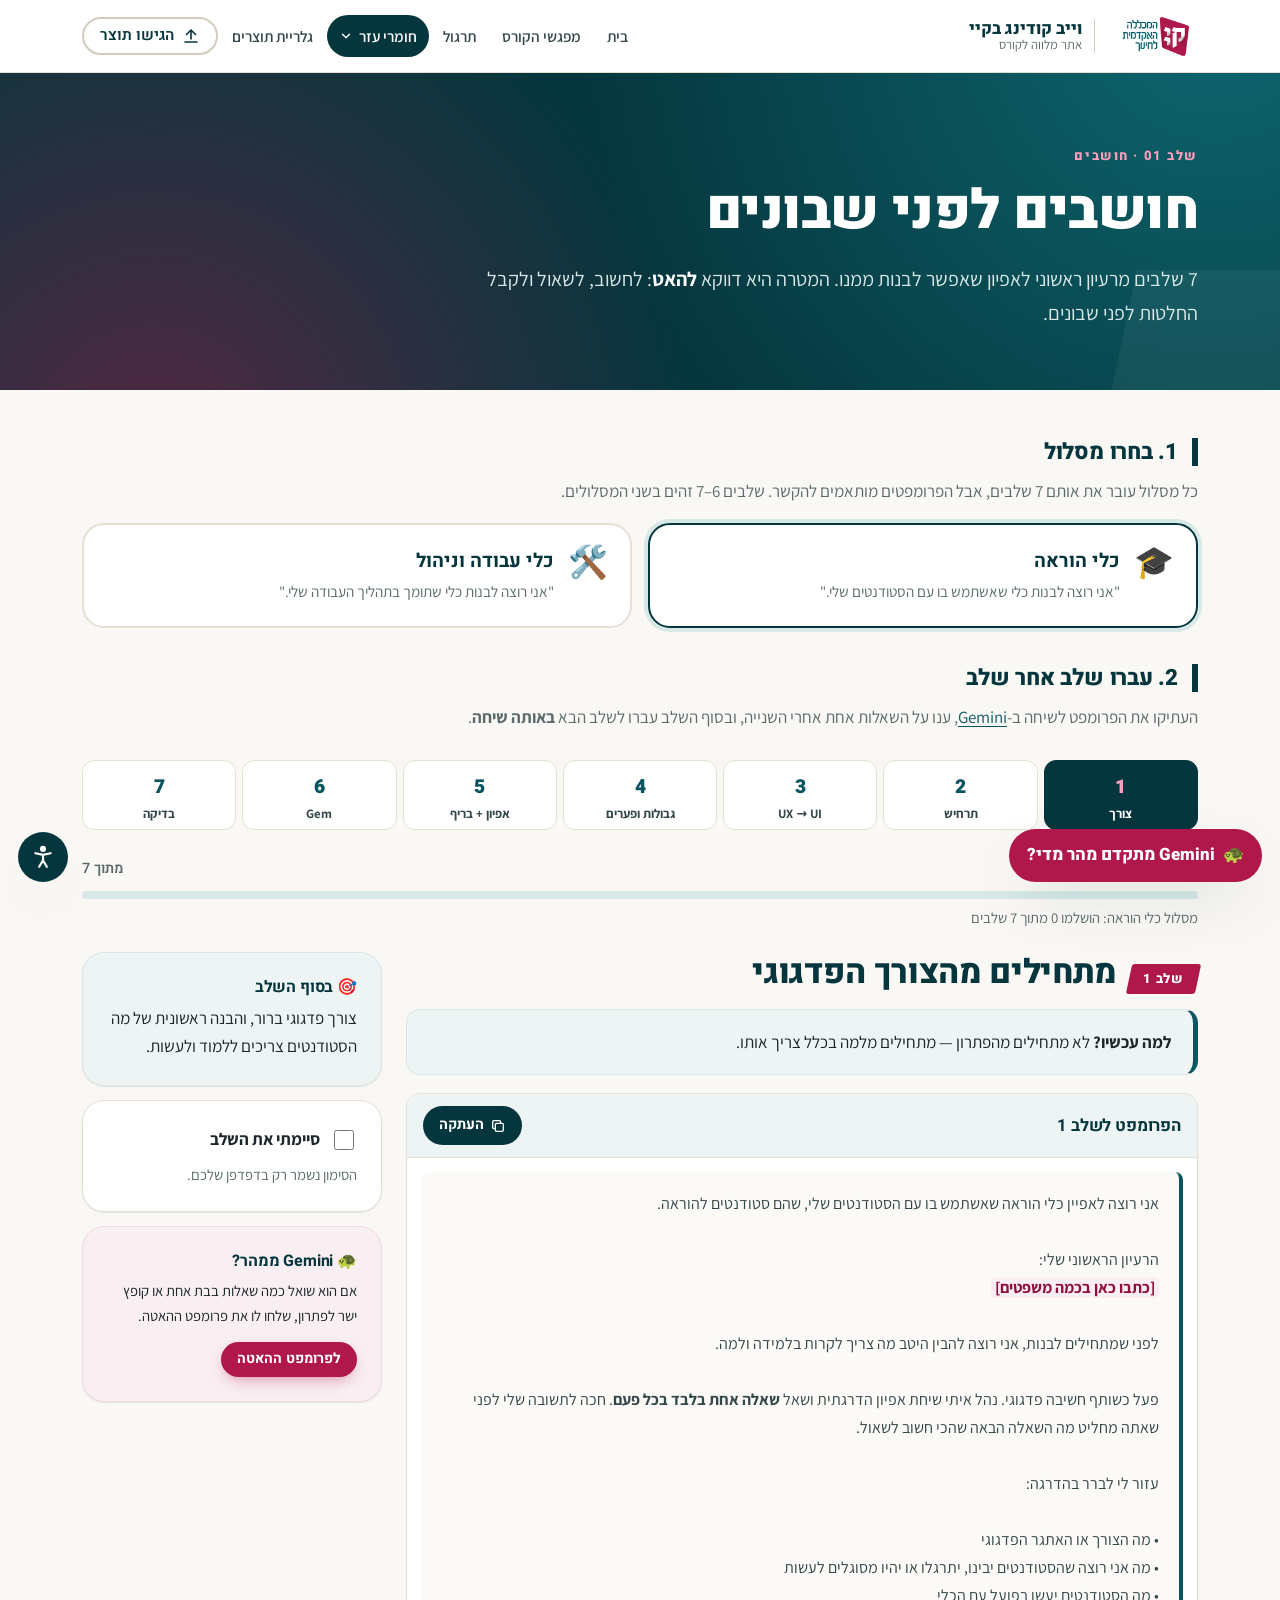
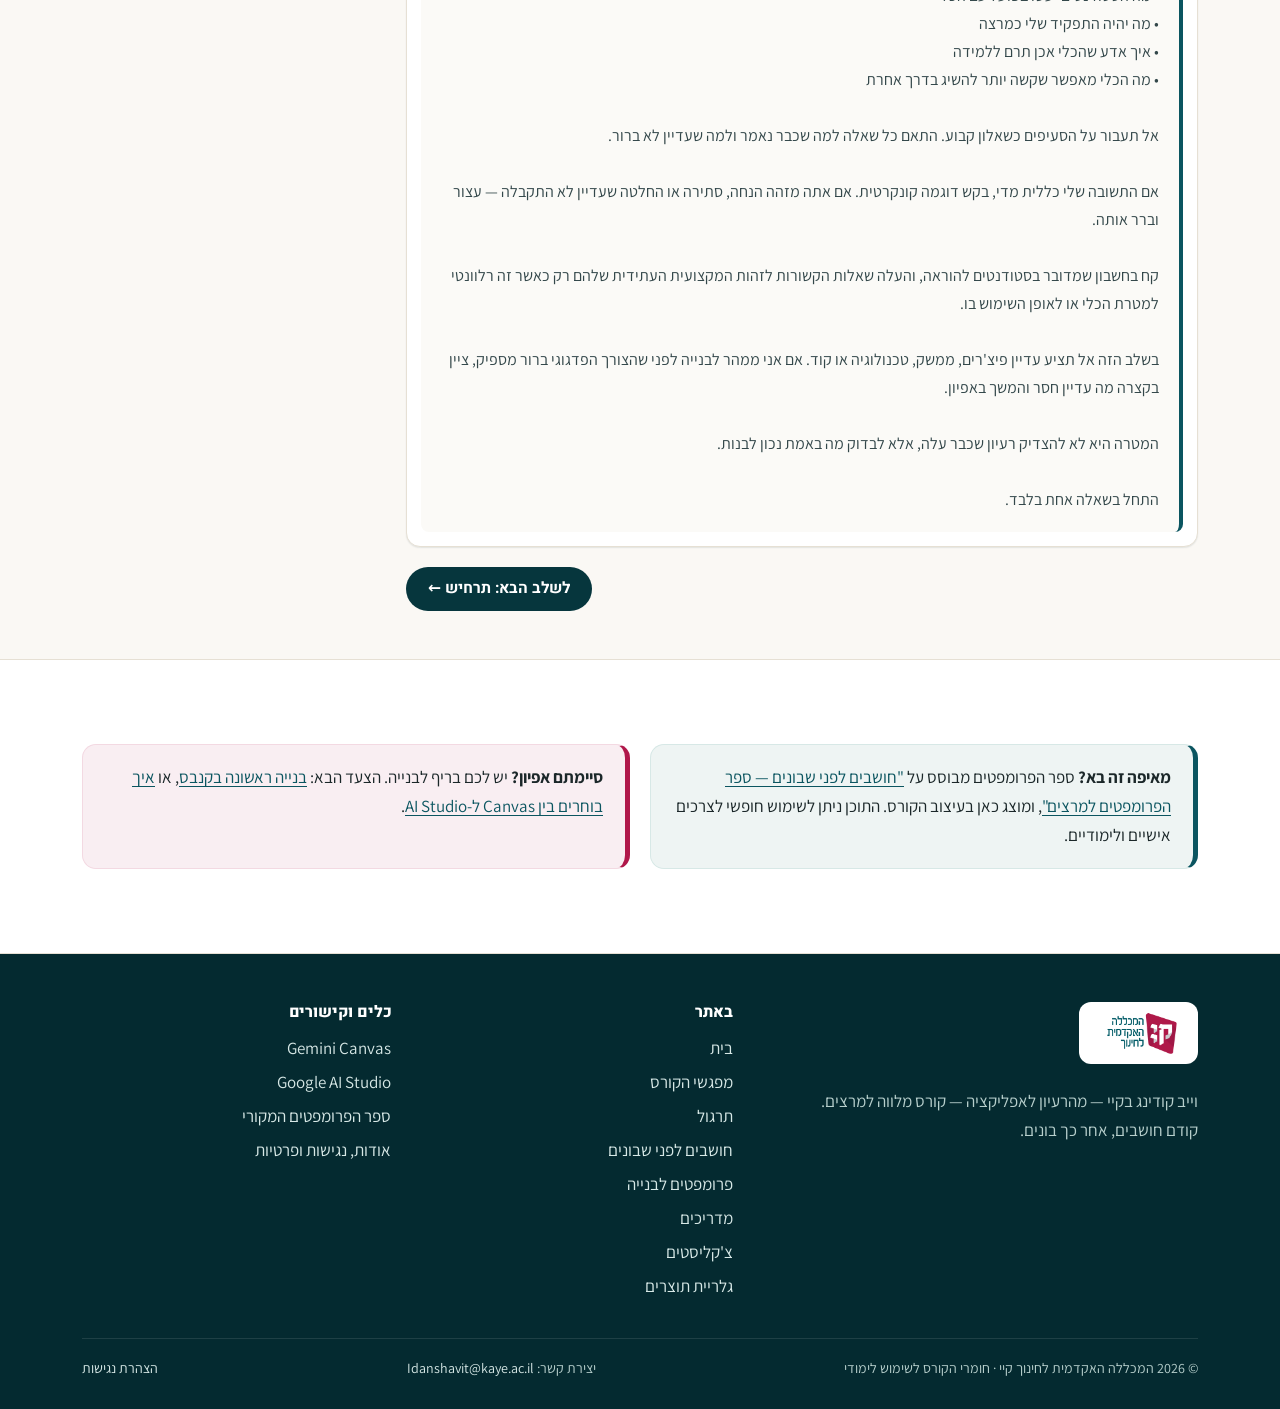
<file: prompt-book.html>
<!DOCTYPE html>
<html lang="he" dir="rtl">
<head>
<meta charset="utf-8">
<meta name="viewport" content="width=device-width, initial-scale=1">
<title>חושבים לפני שבונים — ספר הפרומפטים לאפיון</title>
<meta name="description" content="7 צעדים מרעיון ראשוני לאפיון שאפשר לבנות ממנו: שני מסלולים (כלי הוראה / כלי עבודה וניהול), פרומפטים מוכנים להעתקה ל-Gemini.">
<link rel="icon" type="image/png" href="[data-uri]">
<link rel="preconnect" href="https://fonts.googleapis.com">
<link rel="preconnect" href="https://fonts.gstatic.com" crossorigin>
<link href="https://fonts.googleapis.com/css2?family=Assistant:wght@400;600;700&family=Heebo:wght@500;700;800;900&display=swap" rel="stylesheet">
<style>
/* =========================================================
   וייב קודינג בקיי — אתר מלווה לקורס
   מערכת עיצוב בהתאמה לשפה החזותית של המכללה האקדמית לחינוך קיי
   ========================================================= */

:root {
  --teal-950: #042a30;
  --teal-900: #06363d;
  --teal-800: #0a4850;
  --teal-700: #0b5560;
  --teal-600: #0e6b75;
  --teal-100: #d7e8e6;
  --teal-50: #eef4f3;
  --crimson: #b0174a;
  --crimson-700: #8e1139;
  --crimson-100: #f3d9e2;
  --crimson-50: #f9eef2;
  --paper: #faf8f4;
  --surface: #ffffff;
  --line: #e6e0d4;
  --line-strong: #d3cbbb;
  --ink: #1b2729;
  --ink-soft: #33474a;
  --muted: #5b6b6d;
  --success: #1f7a4d;

  --font-head: "Heebo", "Assistant", system-ui, sans-serif;
  --font-body: "Assistant", "Heebo", system-ui, sans-serif;

  --radius-sm: 8px;
  --radius: 14px;
  --radius-lg: 22px;
  --shadow-sm: 0 1px 2px rgba(6, 54, 61, .06), 0 1px 1px rgba(6, 54, 61, .04);
  --shadow: 0 6px 24px -8px rgba(6, 54, 61, .18), 0 2px 6px rgba(6, 54, 61, .06);
  --shadow-lg: 0 24px 60px -20px rgba(6, 54, 61, .35);

  --wrap: 1180px;
  --gutter: clamp(16px, 4vw, 32px);
  --fs-base: 1.0625rem;
}

/* ---------- reset ---------- */
*, *::before, *::after { box-sizing: border-box; }
html { -webkit-text-size-adjust: 100%; scroll-behavior: smooth; scroll-padding-top: 88px; }
body {
  margin: 0;
  font-family: var(--font-body);
  font-size: var(--fs-base);
  line-height: 1.7;
  color: var(--ink);
  background: var(--paper);
  overflow-x: hidden;
}
img, svg, video, iframe { max-width: 100%; display: block; }
h1, h2, h3, h4 { font-family: var(--font-head); line-height: 1.25; margin: 0 0 .5em; color: var(--teal-900); letter-spacing: -.01em; }
h1 { font-size: clamp(2rem, 5vw, 3.4rem); font-weight: 900; }
h2 { font-size: clamp(1.5rem, 3vw, 2.1rem); font-weight: 800; }
h3 { font-size: 1.2rem; font-weight: 700; }
p { margin: 0 0 1em; }
a { color: var(--teal-700); text-underline-offset: 3px; }
a:hover { color: var(--crimson); }
ul, ol { padding-inline-start: 1.3em; margin: 0 0 1em; }
li { margin-bottom: .3em; }
button { font: inherit; cursor: pointer; }
strong { font-weight: 700; }
.ltr { direction: ltr; unicode-bidi: isolate; display: inline-block; }

:focus-visible { outline: 3px solid var(--crimson); outline-offset: 3px; border-radius: 4px; }

.skip-link {
  position: absolute; inset-inline-start: 12px; top: -60px; z-index: 100;
  background: var(--teal-900); color: #fff; padding: 10px 16px; border-radius: var(--radius-sm);
  font-weight: 700; text-decoration: none;
}
.skip-link:focus { top: 12px; color: #fff; }

.visually-hidden { position: absolute !important; width: 1px; height: 1px; overflow: hidden; clip: rect(0 0 0 0); white-space: nowrap; }

.wrap { width: 100%; max-width: var(--wrap); margin-inline: auto; padding-inline: var(--gutter); }

/* ---------- header ---------- */
.site-header {
  position: sticky; top: 0; z-index: 50;
  background: rgba(255, 255, 255, .94);
  backdrop-filter: saturate(1.4) blur(10px);
  border-bottom: 1px solid var(--line);
}
.site-header .wrap { display: flex; align-items: center; gap: 20px; min-height: 72px; }
.brand { display: flex; align-items: center; gap: 12px; text-decoration: none; color: var(--teal-900); flex-shrink: 0; }
.brand img { height: 44px; width: auto; }
.brand-text { display: flex; flex-direction: column; line-height: 1.15; border-inline-start: 1px solid var(--line-strong); padding-inline-start: 12px; }
.brand-text b { font-family: var(--font-head); font-weight: 800; font-size: 1.05rem; }
.brand-text small { color: var(--muted); font-size: .8rem; }

.main-nav { margin-inline-start: auto; }
.main-nav ul { list-style: none; margin: 0; padding: 0; display: flex; gap: 2px; align-items: center; }
.main-nav li { margin: 0; }
.main-nav a {
  display: block; padding: 8px 12px; border-radius: 999px; text-decoration: none;
  color: var(--ink-soft); font-weight: 600; font-size: .96rem; white-space: nowrap;
}
.main-nav a:hover { background: var(--teal-50); color: var(--teal-900); }
.main-nav a[aria-current="page"] { background: var(--teal-900); color: #fff; }
.nav-cta { margin-inline-start: 6px; }
.nav-group { position: relative; }
.nav-group-btn {
  display: inline-flex; align-items: center; gap: 6px; padding: 8px 12px; border: 0; border-radius: 999px; background: none;
  font: inherit; font-weight: 600; font-size: .96rem; color: var(--ink-soft); white-space: nowrap; cursor: pointer;
}
.nav-group-btn:hover, .nav-group.open .nav-group-btn { background: var(--teal-50); color: var(--teal-900); }
.nav-group.has-current .nav-group-btn { background: var(--teal-900); color: #fff; }
.nav-group-btn svg { width: 14px; height: 14px; transition: transform .15s; }
.nav-group.open .nav-group-btn svg { transform: rotate(180deg); }
.main-nav .nav-sub {
  display: none; align-items: stretch; position: absolute; inset-inline-start: 0; top: calc(100% + 6px); z-index: 60; min-width: 220px;
  list-style: none; margin: 0; padding: 8px; flex-direction: column; gap: 2px; background: #fff;
  border: 1px solid var(--line); border-radius: 14px; box-shadow: var(--shadow);
}
.main-nav .nav-group.open .nav-sub { display: flex; }
.nav-sub a { border-radius: 10px; }
.main-nav a.btn { display: inline-flex; color: var(--teal-900); padding: 7px 16px; }
.main-nav a.btn:hover { background: var(--teal-50); color: var(--teal-900); }

.nav-toggle {
  display: none; margin-inline-start: auto; background: var(--teal-50); border: 1px solid var(--line);
  border-radius: 10px; width: 44px; height: 44px; align-items: center; justify-content: center; color: var(--teal-900);
}
.nav-toggle svg { width: 22px; height: 22px; }

@media (max-width: 1200px) {
  .nav-toggle { display: inline-flex; }
  .main-nav {
    position: fixed; inset: 72px 0 auto 0; background: #fff; border-bottom: 1px solid var(--line);
    box-shadow: var(--shadow); display: none; max-height: calc(100vh - 72px); overflow: auto;
  }
  .main-nav.open { display: block; }
  .main-nav ul { flex-direction: column; align-items: stretch; padding: 12px var(--gutter) 20px; gap: 4px; }
  .main-nav a { padding: 12px 14px; border-radius: 10px; font-size: 1.05rem; }
  .nav-cta { margin: 8px 0 0; }
  .nav-group-btn { display: flex; width: 100%; justify-content: space-between; padding: 12px 14px; border-radius: 10px; font-size: 1.05rem; }
  .main-nav .nav-sub { position: static; display: none; min-width: 0; border: 0; box-shadow: none; padding: 2px 0 6px; padding-inline-start: 14px; }
  .main-nav .nav-group.open .nav-sub { display: flex; }
  .nav-cta .btn { width: 100%; justify-content: center; }
}
@media (max-width: 420px) { .brand-text small { display: none; } .brand img { height: 38px; } }

/* ---------- buttons ---------- */
.btn {
  display: inline-flex; align-items: center; gap: 8px; border: 2px solid transparent;
  padding: 10px 20px; border-radius: 999px; font-weight: 700; text-decoration: none;
  font-family: var(--font-head); font-size: .98rem; line-height: 1.3; transition: transform .15s, background .15s, box-shadow .15s;
}
.btn:hover { transform: translateY(-1px); }
.btn-primary { background: var(--crimson); color: #fff; box-shadow: 0 6px 16px -6px rgba(176, 23, 74, .55); }
.btn-primary:hover { background: var(--crimson-700); color: #fff; }
.btn-teal { background: var(--teal-900); color: #fff; }
.btn-teal:hover { background: var(--teal-700); color: #fff; }
.btn-ghost { background: transparent; color: var(--teal-900); border-color: var(--line-strong); }
.btn-ghost:hover { background: var(--teal-50); color: var(--teal-900); }
.btn-light { background: #fff; color: var(--teal-900); }
.btn-light:hover { color: var(--crimson); }
.btn-outline-light { color: #fff; border-color: rgba(255,255,255,.45); background: transparent; }
.btn-outline-light:hover { background: rgba(255,255,255,.1); color: #fff; }
.btn-sm { padding: 6px 14px; font-size: .88rem; }
.btn svg { width: 18px; height: 18px; flex-shrink: 0; }

/* ---------- signature: skewed tag (from the Kaye logo) ---------- */
.tag {
  display: inline-block; position: relative; padding: 4px 14px; font-family: var(--font-head);
  font-weight: 800; font-size: .82rem; letter-spacing: .06em; color: #fff; z-index: 0;
}
.tag::before {
  content: ""; position: absolute; inset: 0; background: var(--crimson); transform: skewX(-12deg); z-index: -1; border-radius: 3px;
}
.tag.teal::before { background: var(--teal-700); }
.tag.soft { color: var(--crimson-700); }
.tag.soft::before { background: var(--crimson-50); }

.eyebrow { font-family: var(--font-head); font-weight: 800; color: var(--crimson); letter-spacing: .12em; font-size: .82rem; margin-bottom: 10px; display: block; }

/* ---------- page hero ---------- */
.page-hero {
  background: var(--teal-900);
  background-image:
    radial-gradient(circle at 12% 120%, rgba(176, 23, 74, .45), transparent 45%),
    radial-gradient(circle at 95% -20%, rgba(14, 107, 117, .9), transparent 50%);
  color: #fff; padding: clamp(40px, 7vw, 72px) 0 clamp(36px, 6vw, 60px); position: relative; overflow: hidden;
}
.page-hero::after {
  content: ""; position: absolute; inset-inline-start: -60px; bottom: -40px; width: 220px; height: 160px;
  background: rgba(255,255,255,.05); transform: skewX(-12deg);
}
.page-hero h1 { color: #fff; margin-bottom: .3em; }
.page-hero p.lead { font-size: clamp(1.05rem, 2vw, 1.25rem); color: #d7e8e6; max-width: 720px; margin: 0; }
.page-hero .eyebrow { color: #ff9fbf; }
.page-hero .hero-actions { margin-top: 24px; display: flex; flex-wrap: wrap; gap: 12px; }
.breadcrumbs { font-size: .9rem; color: #a9c9c6; margin-bottom: 14px; }
.breadcrumbs a { color: #d7e8e6; }

/* ---------- sections ---------- */
.section { padding: clamp(44px, 7vw, 84px) 0; }
.section.tight { padding: clamp(28px, 4vw, 48px) 0; }
.section.alt { background: #fff; border-block: 1px solid var(--line); }
.section-head { max-width: 760px; margin-bottom: 32px; }
.section-head p { color: var(--muted); font-size: 1.1rem; margin: 0; }
.bar-title { border-inline-start: 6px solid var(--teal-900); padding-inline-start: 14px; }

.grid { display: grid; gap: 20px; }
.grid-2 { grid-template-columns: repeat(auto-fit, minmax(min(100%, 420px), 1fr)); }
.grid-3 { grid-template-columns: repeat(auto-fit, minmax(min(100%, 300px), 1fr)); }
.grid-4 { grid-template-columns: repeat(auto-fit, minmax(min(100%, 240px), 1fr)); }

.card {
  background: var(--surface); border: 1px solid var(--line); border-radius: var(--radius-lg);
  padding: 24px; box-shadow: var(--shadow-sm);
}
.card h3 { margin-bottom: .4em; }
.card p:last-child, .card ul:last-child { margin-bottom: 0; }
.card.teal { background: var(--teal-50); border-color: var(--teal-100); }
.card.pink { background: var(--crimson-50); border-color: var(--crimson-100); }
.card.dark { background: var(--teal-900); color: #e3eeed; border-color: var(--teal-900); }
.card.dark h3, .card.dark h2 { color: #fff; }
a.card { text-decoration: none; color: inherit; display: block; transition: transform .18s, box-shadow .18s, border-color .18s; }
a.card:hover { transform: translateY(-3px); box-shadow: var(--shadow); border-color: var(--teal-100); color: inherit; }
.card .icon {
  width: 48px; height: 48px; border-radius: 12px; display: grid; place-items: center; font-size: 1.5rem;
  background: var(--teal-50); margin-bottom: 14px;
}
.card .more { font-weight: 700; color: var(--crimson); font-family: var(--font-head); font-size: .95rem; }

.muted { color: var(--muted); }
.small { font-size: .92rem; }

/* callouts */
.callout {
  border-radius: var(--radius); padding: 18px 22px; border: 1px solid var(--teal-100); background: var(--teal-50);
  border-inline-start: 5px solid var(--teal-700);
}
.callout.pink { background: var(--crimson-50); border-color: var(--crimson-100); border-inline-start-color: var(--crimson); }
.callout.dark { background: var(--teal-900); color: #e3eeed; border-color: var(--teal-900); border-inline-start-color: var(--crimson); }
.callout.dark strong { color: #fff; }
.callout p:last-child { margin-bottom: 0; }

/* check-list style ul */
ul.ticks { list-style: none; padding: 0; }
ul.ticks li { position: relative; padding-inline-start: 28px; }
ul.ticks li::before {
  content: ""; position: absolute; inset-inline-start: 0; top: .55em; width: 16px; height: 9px;
  border-left: 3px solid var(--teal-600); border-bottom: 3px solid var(--teal-600); transform: rotate(-45deg);
}
ul.dots { list-style: none; padding: 0; }
ul.dots li { position: relative; padding-inline-start: 20px; }
ul.dots li::before { content: ""; position: absolute; inset-inline-start: 2px; top: .7em; width: 8px; height: 8px; background: var(--crimson); transform: skewX(-12deg); }

/* numbered steps */
ol.steps { list-style: none; padding: 0; counter-reset: s; }
ol.steps > li { counter-increment: s; position: relative; padding-inline-start: 54px; margin-bottom: 18px; min-height: 40px; }
ol.steps > li::before {
  content: counter(s); position: absolute; inset-inline-start: 0; top: -2px; width: 38px; height: 38px; border-radius: 50%;
  background: var(--teal-900); color: #fff; display: grid; place-items: center; font-family: var(--font-head); font-weight: 800;
}

/* ---------- path (course journey) ---------- */
.path { display: grid; grid-template-columns: repeat(4, 1fr); gap: 0; position: relative; }
.path-step {
  position: relative; padding: 26px 22px 24px; background: #fff; border: 1px solid var(--line); text-decoration: none; color: inherit;
  transition: background .2s;
}
.path-step:first-child { border-radius: 0 var(--radius-lg) var(--radius-lg) 0; }
.path-step:last-child { border-radius: var(--radius-lg) 0 0 var(--radius-lg); }
.path-step + .path-step { border-inline-start: 0; }
.path-step:hover { background: var(--teal-50); color: inherit; }
.path-step .num {
  font-family: var(--font-head); font-weight: 900; font-size: 2.6rem; line-height: 1; color: var(--teal-100);
  display: block; margin-bottom: 8px;
}
.path-step:hover .num { color: var(--crimson); }
.path-step h3 { font-size: 1.35rem; margin-bottom: 4px; }
.path-step p { color: var(--muted); font-size: .96rem; margin: 0 0 10px; }
.path-step .links { font-size: .9rem; font-weight: 700; color: var(--crimson); font-family: var(--font-head); }
.path-step:not(:last-child)::after {
  content: "←"; position: absolute; top: 50%; inset-inline-end: -16px; width: 30px; height: 30px; border-radius: 50%;
  background: var(--crimson); color: #fff; display: grid; place-items: center; font-weight: 900; font-size: .95rem;
  transform: translateY(-50%); z-index: 2; box-shadow: 0 0 0 4px var(--paper);
}
@media (max-width: 860px) {
  .path { grid-template-columns: 1fr 1fr; gap: 12px; }
  .path-step, .path-step:first-child, .path-step:last-child { border-radius: var(--radius); border: 1px solid var(--line) !important; }
  .path-step::after { display: none; }
}
@media (max-width: 480px) { .path { grid-template-columns: 1fr; } }

/* ---------- home hero ---------- */
.home-hero { background: var(--teal-900); color: #fff; position: relative; overflow: hidden; }
.home-hero .wrap { display: grid; grid-template-columns: 1.25fr .9fr; gap: 48px; align-items: center; padding-block: clamp(48px, 8vw, 96px); position: relative; z-index: 1; }
.home-hero h1 { color: #fff; font-size: clamp(2.3rem, 6vw, 4.2rem); margin-bottom: 18px; }
.home-hero h1 .hl { position: relative; display: inline-block; z-index: 0; padding-inline: 10px; }
.home-hero h1 .hl::before { content: ""; position: absolute; inset: 8% -2px 4%; background: var(--crimson); transform: skewX(-12deg); z-index: -1; border-radius: 4px; }
.home-hero .lead { font-size: clamp(1.1rem, 2.2vw, 1.35rem); color: #cfe3e1; max-width: 560px; }
.home-hero .bg-shape { position: absolute; inset-inline-start: -8%; top: -30%; width: 55%; height: 160%; background: linear-gradient(160deg, rgba(14,107,117,.55), rgba(14,107,117,0)); transform: skewX(-12deg); }
.hero-panel {
  background: rgba(255,255,255,.06); border: 1px solid rgba(255,255,255,.14); border-radius: var(--radius-lg); padding: 26px;
  backdrop-filter: blur(6px);
}
.hero-panel h2 { color: #fff; font-size: 1.15rem; margin-bottom: 14px; }
.principle { display: flex; flex-wrap: wrap; align-items: center; gap: 8px; margin: 0; padding: 0; list-style: none; }
.principle li { margin: 0; background: rgba(255,255,255,.1); border-radius: 999px; padding: 6px 14px; font-weight: 700; font-family: var(--font-head); font-size: .95rem; }
.principle li.arrow { background: none; padding: 0; color: #ff9fbf; }
.hero-panel .quote { margin: 20px 0 0; font-size: .95rem; color: #bcd6d3; border-top: 1px solid rgba(255,255,255,.14); padding-top: 16px; }
@media (max-width: 900px) { .home-hero .wrap { grid-template-columns: 1fr; gap: 28px; } }

/* ---------- prompt box ---------- */
.prompt {
  background: var(--surface); border: 1px solid var(--line); border-radius: var(--radius); overflow: hidden; box-shadow: var(--shadow-sm);
}
.prompt-head { display: flex; align-items: center; gap: 12px; padding: 12px 16px; background: var(--teal-50); border-bottom: 1px solid var(--line); flex-wrap: wrap; }
.prompt-head h3, .prompt-head h4 { margin: 0; font-size: 1.05rem; flex: 1; min-width: 180px; }
.prompt-body {
  padding: 18px 20px; white-space: pre-wrap; font-size: 1rem; line-height: 1.75; color: var(--ink-soft);
  border-inline-start: 4px solid var(--teal-700); margin: 14px; background: #fbfaf7; border-radius: var(--radius-sm);
  max-height: 420px; overflow: auto;
}
.ph { background: var(--crimson-50); color: var(--crimson-700); border-radius: 4px; padding: 0 4px; font-weight: 700; }
.prompt.pink .prompt-body { border-inline-start-color: var(--crimson); }
.prompt-meta { padding: 0 20px 16px; color: var(--muted); font-size: .92rem; }
.prompt-meta p { margin: 0 0 .3em; }

.copy-btn {
  display: inline-flex; align-items: center; gap: 6px; border: 0; background: var(--teal-900); color: #fff; border-radius: 999px;
  padding: 7px 16px; font-weight: 700; font-family: var(--font-head); font-size: .9rem; transition: background .15s;
}
.copy-btn:hover { background: var(--crimson); }
.copy-btn svg { width: 16px; height: 16px; }
.copy-btn.done { background: var(--success); }

.chip {
  display: inline-flex; align-items: center; gap: 4px; padding: 3px 10px; border-radius: 999px; font-size: .8rem; font-weight: 700;
  background: #fff; border: 1px solid var(--line); color: var(--ink-soft); font-family: var(--font-head); white-space: nowrap;
}
.chip.canvas { background: #eaf1ff; border-color: #cfdcfa; color: #1f4fb3; }
.chip.studio { background: var(--crimson-50); border-color: var(--crimson-100); color: var(--crimson-700); }
.chip.any { background: var(--teal-50); border-color: var(--teal-100); color: var(--teal-800); }
.chip.ext { background: #f4efe4; border-color: #e6dcc6; color: #6b5a2e; }

/* ---------- toolbar / filters ---------- */
.toolbar { display: flex; flex-wrap: wrap; gap: 12px; align-items: center; margin-bottom: 26px; }
.search {
  flex: 1 1 260px; display: flex; align-items: center; gap: 8px; background: #fff; border: 1px solid var(--line-strong);
  border-radius: 999px; padding: 4px 16px;
}
.search input { border: 0; outline: 0; flex: 1; font: inherit; padding: 8px 0; background: transparent; min-width: 0; }
.search:focus-within { border-color: var(--teal-700); box-shadow: 0 0 0 3px var(--teal-100); }
.search svg { width: 18px; height: 18px; color: var(--muted); }
.seg { display: inline-flex; background: #fff; border: 1px solid var(--line-strong); border-radius: 999px; padding: 3px; flex-wrap: wrap; }
.seg button { border: 0; background: transparent; padding: 7px 14px; border-radius: 999px; font-weight: 700; color: var(--ink-soft); font-family: var(--font-head); font-size: .9rem; }
.seg button[aria-pressed="true"] { background: var(--teal-900); color: #fff; }
.seg button:hover:not([aria-pressed="true"]) { background: var(--teal-50); }

/* ---------- category nav (prompts / guides) ---------- */
.layout-side { display: grid; grid-template-columns: 250px 1fr; gap: 40px; align-items: start; }
.side-nav { position: sticky; top: 96px; background: #fff; border: 1px solid var(--line); border-radius: var(--radius); padding: 14px; }
.side-nav h2 { font-size: .85rem; letter-spacing: .1em; color: var(--muted); margin: 4px 8px 8px; }
.side-nav ul { list-style: none; margin: 0; padding: 0; }
.side-nav li { margin: 0; }
.side-nav a { display: block; padding: 8px 10px; border-radius: 8px; text-decoration: none; color: var(--ink-soft); font-weight: 600; font-size: .95rem; }
.side-nav a:hover, .side-nav a.active { background: var(--teal-50); color: var(--teal-900); }
@media (max-width: 900px) {
  .layout-side { grid-template-columns: 1fr; gap: 20px; }
  .side-nav { position: static; }
  .side-nav ul { display: flex; flex-wrap: wrap; gap: 6px; }
  .side-nav a { background: var(--teal-50); border-radius: 999px; padding: 6px 12px; font-size: .88rem; }
}
.cat-block { margin-bottom: 48px; }
.cat-block > h2 { display: flex; align-items: center; gap: 10px; }
.cat-block > p { color: var(--muted); }
.stack { display: grid; gap: 18px; }

/* ---------- prompt book wizard ---------- */
.track-pick { display: grid; grid-template-columns: 1fr 1fr; gap: 16px; }
.track-btn {
  text-align: start; background: #fff; border: 2px solid var(--line); border-radius: var(--radius-lg); padding: 20px 22px;
  display: flex; gap: 14px; align-items: flex-start; transition: border-color .15s, box-shadow .15s; color: inherit;
}
.track-btn .ti { font-size: 2rem; line-height: 1; }
.track-btn b { font-family: var(--font-head); font-size: 1.2rem; color: var(--teal-900); display: block; }
.track-btn span.q { color: var(--muted); font-size: .95rem; }
.track-btn[aria-pressed="true"] { border-color: var(--teal-900); box-shadow: 0 0 0 4px var(--teal-100); }
.track-btn:hover { border-color: var(--teal-600); }
@media (max-width: 640px) { .track-pick { grid-template-columns: 1fr; } }

.stepper { list-style: none; margin: 28px 0 24px; padding: 0; display: grid; grid-template-columns: repeat(7, 1fr); gap: 6px; }
.stepper li { margin: 0; }
.stepper button {
  width: 100%; border: 1px solid var(--line); background: #fff; border-radius: 12px; padding: 10px 6px 8px;
  display: flex; flex-direction: column; align-items: center; gap: 2px; color: var(--ink-soft); position: relative;
}
.stepper .n { font-family: var(--font-head); font-weight: 900; font-size: 1.2rem; color: var(--teal-700); }
.stepper .l { font-size: .8rem; font-weight: 700; line-height: 1.2; text-align: center; }
.stepper button[aria-current="step"] { background: var(--teal-900); border-color: var(--teal-900); color: #fff; }
.stepper button[aria-current="step"] .n { color: #ff9fbf; }
.stepper button.done::after {
  content: "✓"; position: absolute; top: -7px; inset-inline-end: -5px; width: 20px; height: 20px; border-radius: 50%;
  background: var(--success); color: #fff; font-size: .72rem; display: grid; place-items: center; font-weight: 900;
}
@media (max-width: 720px) {
  .stepper { grid-template-columns: repeat(7, minmax(44px, 1fr)); gap: 4px; }
  .stepper .l { display: none; }
}
.step-panel { display: grid; grid-template-columns: 1fr 300px; gap: 24px; align-items: start; }
@media (max-width: 960px) { .step-panel { grid-template-columns: 1fr; } }
.step-aside { display: grid; gap: 14px; }
.step-title { display: flex; align-items: baseline; gap: 12px; flex-wrap: wrap; margin-bottom: 14px; }
.step-title h2 { margin: 0; }
.step-nav { display: flex; justify-content: space-between; gap: 12px; margin-top: 20px; flex-wrap: wrap; }
.progress { height: 8px; background: var(--teal-100); border-radius: 999px; overflow: hidden; }
.progress > span { display: block; height: 100%; background: var(--crimson); border-radius: 999px; transition: width .3s; }
.check-row { display: flex; align-items: center; gap: 10px; font-weight: 700; cursor: pointer; }
.check-row input { width: 20px; height: 20px; accent-color: var(--teal-900); }

/* floating helper (slow-down prompt) */
.fab {
  position: fixed; inset-inline-start: 18px; bottom: 18px; z-index: 40; background: var(--crimson); color: #fff; border: 0;
  border-radius: 999px; padding: 12px 18px; font-weight: 800; font-family: var(--font-head); box-shadow: var(--shadow-lg);
  display: inline-flex; gap: 8px; align-items: center;
}
.fab:hover { background: var(--crimson-700); }

/* ---------- dialog ---------- */
dialog {
  border: 0; border-radius: var(--radius-lg); padding: 0; width: min(760px, calc(100vw - 24px)); max-height: calc(100vh - 40px);
  box-shadow: var(--shadow-lg); color: var(--ink);
}
dialog::backdrop { background: rgba(4, 42, 48, .6); backdrop-filter: blur(2px); }
.dialog-head { display: flex; align-items: center; justify-content: space-between; gap: 12px; padding: 18px 22px; border-bottom: 1px solid var(--line); background: var(--teal-50); position: sticky; top: 0; z-index: 1; }
.dialog-head h2 { margin: 0; font-size: 1.3rem; }
.dialog-body { padding: 22px; }
.icon-btn { border: 1px solid var(--line); background: #fff; width: 40px; height: 40px; border-radius: 50%; display: grid; place-items: center; color: var(--teal-900); flex-shrink: 0; }
.icon-btn:hover { background: var(--crimson-50); color: var(--crimson); }
.icon-btn svg { width: 18px; height: 18px; }

/* ---------- video ---------- */
.video {
  position: relative; aspect-ratio: 16 / 9; border-radius: var(--radius); overflow: hidden; background: var(--teal-950); box-shadow: var(--shadow);
}
.video button { position: absolute; inset: 0; border: 0; padding: 0; background: transparent; width: 100%; height: 100%; }
.video img { width: 100%; height: 100%; object-fit: cover; opacity: .85; transition: opacity .2s, transform .4s; }
.video button:hover img { opacity: 1; transform: scale(1.02); }
.video .play {
  position: absolute; top: 50%; left: 50%; transform: translate(-50%, -50%); width: 74px; height: 74px; border-radius: 50%;
  background: var(--crimson); display: grid; place-items: center; box-shadow: 0 8px 30px rgba(0,0,0,.4);
}
.video .play svg { width: 30px; height: 30px; fill: #fff; margin-left: 4px; }
.video iframe { position: absolute; inset: 0; width: 100%; height: 100%; border: 0; }

/* ---------- session cards ---------- */
.session { display: grid; grid-template-columns: 1.1fr 1fr; gap: 36px; align-items: start; }
@media (max-width: 900px) { .session { grid-template-columns: 1fr; } }
.session + .session { margin-top: 64px; padding-top: 64px; border-top: 1px dashed var(--line-strong); }
.session-num { font-family: var(--font-head); font-weight: 900; color: var(--crimson); font-size: 1rem; letter-spacing: .1em; }
.resource-list { list-style: none; padding: 0; margin: 18px 0 0; display: grid; gap: 10px; }
.resource-list li { margin: 0; }
.resource-list a {
  display: flex; align-items: center; gap: 12px; padding: 12px 14px; border: 1px solid var(--line); border-radius: 12px; background: #fff;
  text-decoration: none; color: var(--ink); font-weight: 600;
}
.resource-list a:hover { border-color: var(--teal-600); background: var(--teal-50); color: var(--teal-900); }
.resource-list .ri { width: 36px; height: 36px; border-radius: 9px; display: grid; place-items: center; background: var(--crimson-50); font-size: 1.1rem; flex-shrink: 0; }
.resource-list small { display: block; color: var(--muted); font-weight: 400; }

.agenda { list-style: none; padding: 0; margin: 0; display: grid; grid-template-columns: repeat(auto-fit, minmax(min(100%, 200px), 1fr)); gap: 10px; }
.agenda li { margin: 0; background: #fff; border: 1px solid var(--line); border-radius: 12px; padding: 12px 14px; }
.agenda b { display: block; font-family: var(--font-head); color: var(--teal-900); }
.agenda .n { font-family: var(--font-head); font-weight: 900; color: var(--crimson); font-size: .85rem; }
.agenda span.d { color: var(--muted); font-size: .92rem; }

/* ---------- comparison ---------- */
.compare { display: grid; grid-template-columns: 1fr 1fr; gap: 0; border-radius: var(--radius-lg); overflow: hidden; border: 1px solid var(--line); }
.compare > div { padding: 26px; background: #fff; }
.compare > div + div { border-inline-start: 1px solid var(--line); }
.compare h3 { display: flex; align-items: center; gap: 8px; }
.compare .canvas-col { background: #f5f8ff; }
.compare .studio-col { background: var(--crimson-50); }
.compare .foot { grid-column: 1 / -1; background: var(--teal-900); color: #e3eeed; text-align: center; padding: 16px; }
.compare .foot strong { color: #fff; }
@media (max-width: 700px) { .compare { grid-template-columns: 1fr; } .compare > div + div { border-inline-start: 0; border-top: 1px solid var(--line); } }

.roles { display: grid; grid-template-columns: repeat(3, 1fr); gap: 12px; }
.roles > div { text-align: center; background: #fff; border: 1px solid var(--line); border-radius: var(--radius); padding: 18px 12px; }
.roles .e { font-size: 1.8rem; }
.roles span.small { display: block; }
.roles b { display: block; font-family: var(--font-head); color: var(--teal-900); font-size: 1.1rem; }
@media (max-width: 560px) { .roles { grid-template-columns: 1fr; } }

.flow { display: flex; flex-wrap: wrap; gap: 8px; align-items: center; list-style: none; padding: 0; margin: 0; }
.flow li { margin: 0; background: #fff; border: 1px solid var(--line); border-radius: 999px; padding: 6px 14px; font-weight: 700; font-family: var(--font-head); color: var(--teal-900); font-size: .95rem; }
.flow li.arrow { border: 0; background: none; padding: 0; color: var(--crimson); }
.card.dark .flow li { background: rgba(255,255,255,.08); border-color: rgba(255,255,255,.18); color: #fff; }

/* ---------- checklists ---------- */
.checklist { list-style: none; padding: 0; margin: 0; }
.checklist li { margin: 0; border-bottom: 1px solid var(--line); }
.checklist li:last-child { border-bottom: 0; }
.checklist label { display: flex; gap: 12px; align-items: flex-start; padding: 11px 4px; cursor: pointer; }
.checklist input { width: 22px; height: 22px; margin-top: 3px; accent-color: var(--teal-900); flex-shrink: 0; }
.checklist input:checked + span { color: var(--muted); text-decoration: line-through; text-decoration-color: var(--crimson); }
.cl-head { display: flex; align-items: center; gap: 12px; justify-content: space-between; flex-wrap: wrap; margin-bottom: 8px; }
.cl-head h3 { margin: 0; }
.cl-count { font-family: var(--font-head); font-weight: 800; color: var(--teal-700); font-size: .9rem; }
.cl-card .progress { margin: 6px 0 12px; }
.link-btn { border: 0; background: none; color: var(--muted); text-decoration: underline; font-size: .88rem; padding: 4px; }
.link-btn:hover { color: var(--crimson); }

.timer { display: flex; flex-wrap: wrap; align-items: center; gap: 16px; }
.timer-display { font-family: var(--font-head); font-weight: 900; font-size: 3rem; color: var(--teal-900); font-variant-numeric: tabular-nums; min-width: 150px; direction: ltr; }
.timer-display.low { color: var(--crimson); }
.timer-phases { display: flex; gap: 6px; flex-wrap: wrap; }
.timer-phases span { padding: 4px 12px; border-radius: 999px; background: var(--teal-50); font-weight: 700; font-size: .88rem; color: var(--teal-800); font-family: var(--font-head); }
.timer-phases span.on { background: var(--crimson); color: #fff; }
textarea, input[type="text"], input[type="url"] {
  width: 100%; font: inherit; border: 1px solid var(--line-strong); border-radius: 10px; padding: 10px 12px; background: #fff; color: var(--ink);
}
textarea:focus, input[type="text"]:focus { outline: 0; border-color: var(--teal-700); box-shadow: 0 0 0 3px var(--teal-100); }
.field { margin-bottom: 14px; }
.field label { display: block; font-weight: 700; margin-bottom: 4px; color: var(--teal-900); font-family: var(--font-head); }

/* ---------- gallery ---------- */
.gallery { display: grid; grid-template-columns: repeat(auto-fill, minmax(min(100%, 300px), 1fr)); gap: 22px; }
.project {
  background: #fff; border: 1px solid var(--line); border-radius: var(--radius-lg); overflow: hidden; display: flex; flex-direction: column;
  transition: transform .18s, box-shadow .18s; text-align: start; padding: 0; color: inherit; width: 100%;
}
.project:hover { transform: translateY(-4px); box-shadow: var(--shadow); }
.project .thumb { aspect-ratio: 16 / 10; background: var(--teal-900); position: relative; overflow: hidden; }
.project .thumb img { width: 100%; height: 100%; object-fit: cover; }
.project .thumb .ph-art {
  position: absolute; inset: 0; display: grid; place-items: center; color: #fff; font-family: var(--font-head); font-weight: 900;
  font-size: 2.6rem; letter-spacing: .02em;
}
.project .thumb .ph-art::before { content: ""; position: absolute; inset-inline-end: -10%; top: -20%; width: 55%; height: 140%; background: rgba(255,255,255,.08); transform: skewX(-12deg); }
.project .thumb .badges { position: absolute; top: 12px; inset-inline-start: 12px; display: flex; gap: 6px; }
.project .body { padding: 18px 20px 20px; display: flex; flex-direction: column; gap: 6px; flex: 1; }
.project h3 { margin: 0; font-size: 1.15rem; }
.project .by { color: var(--muted); font-size: .9rem; }
.project .desc { color: var(--ink-soft); font-size: .97rem; margin: 4px 0 8px; display: -webkit-box; -webkit-line-clamp: 3; -webkit-box-orient: vertical; overflow: hidden; }
.project .foot { margin-top: auto; display: flex; gap: 6px; flex-wrap: wrap; }
.sample-badge { background: #fff4d6; color: #7a5a00; border: 1px solid #f0dc9c; }
.empty { text-align: center; padding: 48px 20px; color: var(--muted); border: 2px dashed var(--line-strong); border-radius: var(--radius-lg); }
.detail-grid { display: grid; gap: 16px; }
.detail-grid dt { font-family: var(--font-head); font-weight: 800; color: var(--teal-900); font-size: .95rem; }
.detail-grid dd { margin: 2px 0 0; color: var(--ink-soft); white-space: pre-wrap; }
.detail-shot { border-radius: var(--radius); overflow: hidden; border: 1px solid var(--line); margin-bottom: 18px; }

.submit-band { display: grid; grid-template-columns: 1.3fr 1fr; gap: 32px; align-items: center; }
@media (max-width: 860px) { .submit-band { grid-template-columns: 1fr; } }

/* ---------- toast ---------- */
.toast {
  position: fixed; bottom: 24px; left: 50%; transform: translate(-50%, 30px); background: var(--teal-900); color: #fff; padding: 12px 22px;
  border-radius: 999px; font-weight: 700; box-shadow: var(--shadow-lg); opacity: 0; pointer-events: none; transition: .25s; z-index: 200;
}
.toast.show { opacity: 1; transform: translate(-50%, 0); }

/* ---------- a11y panel ---------- */
.a11y-btn {
  position: fixed; inset-inline-end: 18px; bottom: 18px; z-index: 45; width: 50px; height: 50px; border-radius: 50%; border: 0;
  background: var(--teal-900); color: #fff; box-shadow: var(--shadow-lg); display: grid; place-items: center;
}
.a11y-btn svg { width: 26px; height: 26px; }
.a11y-panel {
  position: fixed; inset-inline-end: 18px; bottom: 78px; z-index: 45; background: #fff; border: 1px solid var(--line); border-radius: var(--radius);
  box-shadow: var(--shadow-lg); padding: 14px; width: 250px; display: none;
}
.a11y-panel.open { display: block; }
.a11y-panel h2 { font-size: 1rem; margin: 0 0 10px; }
.a11y-panel button { display: flex; width: 100%; text-align: start; border: 1px solid var(--line); background: var(--paper); border-radius: 8px; padding: 8px 10px; margin-bottom: 6px; font-weight: 600; color: var(--ink); }
.a11y-panel button[aria-pressed="true"] { background: var(--teal-900); color: #fff; border-color: var(--teal-900); }
.a11y-panel a { font-size: .88rem; }

html.a11y-big { font-size: 118%; }
html.a11y-links a { text-decoration: underline !important; outline: 1px dashed currentColor; }
html.a11y-contrast { --muted: #2a3638; --ink-soft: #111; --line: #8a9a9c; --line-strong: #5d6d6f; }
html.a11y-contrast body { background: #fff; }
html.a11y-readable { --font-body: Arial, sans-serif; --font-head: Arial, sans-serif; }
html.a11y-readable body { letter-spacing: .02em; word-spacing: .08em; }

/* ---------- footer ---------- */
.site-footer { background: var(--teal-950); color: #b7cfcc; padding: 48px 0 28px; margin-top: 0; }
.site-footer .cols { display: grid; grid-template-columns: 1.4fr 1fr 1fr; gap: 32px; }
.site-footer h2 { color: #fff; font-size: 1rem; margin-bottom: 12px; }
.site-footer ul { list-style: none; padding: 0; margin: 0; }
.site-footer a { color: #d7e8e6; text-decoration: none; }
.site-footer a:hover { color: #ff9fbf; text-decoration: underline; }
.site-footer .logo-chip { background: #fff; display: inline-block; padding: 8px 12px; border-radius: 12px; margin-bottom: 14px; }
.site-footer .logo-chip img { height: 46px; width: auto; }
.site-footer .bottom { border-top: 1px solid rgba(255,255,255,.1); margin-top: 32px; padding-top: 18px; font-size: .88rem; display: flex; justify-content: space-between; flex-wrap: wrap; gap: 10px; }
@media (max-width: 760px) { .site-footer .cols { grid-template-columns: 1fr; } }

@media (prefers-reduced-motion: reduce) {
  *, *::before, *::after { transition: none !important; animation: none !important; scroll-behavior: auto !important; }
}
@media print {
  .site-header, .site-footer, .a11y-btn, .fab, .copy-btn { display: none !important; }
  .prompt-body { max-height: none; }
}

/* ---------- refinements ---------- */
.home-hero .eyebrow { color: #ff9fbf; }
.step-panel .prompt-body { max-height: none; }

/* ---------- embed mode (Google Sites) ---------- */
html.embed body { background: var(--paper); }

html.embed .page-hero { padding: 36px 0 32px; }

/* =========================================================
   שיפורי חוויית שימוש — טלפון, ניווט והתקדמות
   ========================================================= */

/* שם השלב הנוכחי מתחת לפס השלבים */
.step-label { display: flex; justify-content: space-between; align-items: baseline; gap: 8px; margin: 10px 0 8px; font-family: var(--font-head); font-weight: 800; color: var(--teal-900); }
.step-label .of { color: var(--muted); font-weight: 600; font-size: .9rem; }

/* סטטוס התקדמות על כרטיסי המסלול בדף הבית */
.path-status {
  display: inline-block; margin-bottom: 8px; padding: 3px 10px; border-radius: 999px; font-size: .8rem; font-weight: 800;
  font-family: var(--font-head); background: var(--teal-50); color: var(--teal-800); border: 1px solid var(--teal-100);
}
.path-status.done { background: #e6f4ec; color: var(--success); border-color: #bfe3cd; }
.path-status[hidden] { display: none; }

/* כרטיס גלריה בלי תמונה */
.project .thumb { background: linear-gradient(135deg, var(--teal-900), var(--teal-700)); }
.project .thumb.t-studio { background: linear-gradient(135deg, var(--crimson-700), var(--crimson)); }
.project .thumb.t-canvas { background: linear-gradient(135deg, var(--teal-800), var(--teal-600)); }
.project .thumb .ph-art { display: flex; flex-direction: column; align-items: center; justify-content: center; gap: 6px; font-size: 1rem; }
.project .thumb .ph-icon { font-size: 2.6rem; line-height: 1; }
.project .thumb .ph-tool { font-size: .85rem; font-weight: 800; letter-spacing: .04em; background: rgba(255,255,255,.14); padding: 3px 12px; border-radius: 999px; }

/* חזרה למעלה */
.back-top {
  position: fixed; inset-inline-end: 18px; bottom: 80px; z-index: 44; width: 44px; height: 44px; border-radius: 50%;
  border: 1px solid var(--line); background: #fff; color: var(--teal-900); box-shadow: var(--shadow);
  display: grid; place-items: center; opacity: 0; pointer-events: none; transition: opacity .2s, bottom .2s;
}
.back-top.show { opacity: 1; pointer-events: auto; }
.back-top:hover { color: var(--crimson); }

/* כפתור העתקה צמוד בתחתית המסך (טלפון) */
.copybar {
  position: fixed; left: 12px; right: 12px; bottom: calc(12px + env(safe-area-inset-bottom, 0px)); z-index: 46;
  display: none; align-items: center; gap: 10px; background: var(--teal-900); color: #fff;
  border-radius: 16px; padding: 8px 8px 8px 14px; padding-inline-start: 14px; box-shadow: var(--shadow-lg);
}
.copybar.show { display: flex; }
.copybar span { flex: 1; min-width: 0; overflow: hidden; text-overflow: ellipsis; white-space: nowrap; font-weight: 700; font-size: .92rem; }
.copybar .copy-btn { background: var(--crimson); padding: 9px 16px; }
body.copybar-on .a11y-btn, body.copybar-on .fab { bottom: 80px; }
body.copybar-on .back-top { bottom: 136px; }
body.copybar-on .a11y-panel { bottom: 136px; }
body.copybar-on .toast { bottom: 84px; }

/* תפריט קטגוריות — הדגשת הקטגוריה הנוכחית */
.side-nav a.active { background: var(--teal-900); color: #fff; }

@media (max-width: 900px) {
  /* תפריט הקטגוריות נצמד לראש המסך ונגלל לרוחב */
  .side-nav {
    position: sticky; top: 72px; z-index: 30; margin-inline: calc(-1 * var(--gutter)); border-radius: 0; border-inline: 0; border-top: 0;
    padding: 8px var(--gutter); background: rgba(250, 248, 244, .96); backdrop-filter: blur(8px);
  }
  .side-nav h2, .side-nav > p { display: none; }
  .side-nav ul { flex-wrap: nowrap; overflow-x: auto; scrollbar-width: none; -webkit-overflow-scrolling: touch; padding-bottom: 2px; }
  .side-nav ul::-webkit-scrollbar { display: none; }
  .side-nav li { flex-shrink: 0; }
  html { scroll-padding-top: 136px; }
}

@media (max-width: 720px) {
  /* כפתורים צפים קטנים, ומרווח בתחתית כדי שלא יסתירו תוכן */
  main { padding-bottom: 76px; }
  .a11y-btn { width: 46px; height: 46px; bottom: 14px; inset-inline-end: 14px; }
  .a11y-btn svg { width: 22px; height: 22px; }
  .a11y-panel { bottom: 70px; inset-inline-end: 14px; }
  .back-top { bottom: 70px; inset-inline-end: 14px; }
  .fab { width: 46px; height: 46px; padding: 0; justify-content: center; bottom: 14px; inset-inline-start: 14px; font-size: 1.3rem; }
  .fab .fab-text { display: none; }

  /* כותרות עמוד קומפקטיות */
  .page-hero { padding: 28px 0 26px; }
  .page-hero h1 { font-size: 1.9rem; }
  .page-hero p.lead { font-size: 1rem; }

  /* ספר הפרומפטים: בחירת מסלול בשני כפתורים צרים */
  .track-pick { grid-template-columns: 1fr 1fr; gap: 8px; }
  .track-btn { padding: 12px; gap: 6px; flex-direction: column; align-items: flex-start; border-radius: var(--radius); }
  .track-btn .ti { font-size: 1.4rem; }
  .track-btn b { font-size: 1rem; }
  .track-btn span.q { display: none; }
  .stepper { margin: 18px 0 0; }
}

/* מונע מתפריט הקטגוריות להרחיב את העמוד לרוחב */
@media (max-width: 900px) {
  .layout-side { grid-template-columns: minmax(0, 1fr); }
  .layout-side > * { min-width: 0; }
}

</style>
</head>
<body>
<a class="skip-link" href="#main">דלגו לתוכן</a>
<header id="site-header"></header>

<main id="main">
  <section class="page-hero">
    <div class="wrap">
      <span class="eyebrow">שלב 01 · חושבים</span>
      <h1>חושבים לפני שבונים</h1>
      <p class="lead">7 שלבים מרעיון ראשוני לאפיון שאפשר לבנות ממנו. המטרה היא דווקא <strong style="color:#fff">להאט</strong>: לחשוב, לשאול ולקבל החלטות לפני שבונים.</p>
    </div>
  </section>

  <section class="section tight">
    <div class="wrap">
      <h2 class="bar-title" style="font-size:1.4rem">1. בחרו מסלול</h2>
      <p class="muted">כל מסלול עובר את אותם 7 שלבים, אבל הפרומפטים מותאמים להקשר. שלבים 6–7 זהים בשני המסלולים.</p>
      <div class="track-pick" id="track-pick" role="group" aria-label="בחירת מסלול"></div>

      <h2 class="bar-title" style="font-size:1.4rem;margin-top:36px">2. עברו שלב אחר שלב</h2>
      <p class="muted" style="margin-bottom:0">העתיקו את הפרומפט לשיחה ב-<a href="https://gemini.google.com" target="_blank" rel="noopener">Gemini</a>, ענו על השאלות אחת אחרי השנייה, ובסוף השלב עברו לשלב הבא <strong>באותה שיחה</strong>.</p>
      <nav aria-label="שלבי האפיון"><ol class="stepper" id="stepper"></ol></nav>
      <div class="step-label" id="step-label"></div>
      <div class="progress" aria-hidden="true"><span id="progress-bar" style="width:0"></span></div>
      <p class="small muted" id="progress-text" aria-live="polite" style="margin-top:6px"></p>

      <div id="step-panel" class="step-panel" style="margin-top:22px" tabindex="-1"></div>
    </div>
  </section>

  <section class="section alt">
    <div class="wrap grid grid-2">
      <div class="callout">
        <p><strong>מאיפה זה בא?</strong> ספר הפרומפטים מבוסס על <a data-link="promptBookOriginal" href="#" target="_blank" rel="noopener">"חושבים לפני שבונים — ספר הפרומפטים למרצים"</a>, ומוצג כאן בעיצוב הקורס. התוכן ניתן לשימוש חופשי לצרכים אישיים ולימודיים.</p>
      </div>
      <div class="callout pink">
        <p><strong>סיימתם אפיון?</strong> יש לכם בריף לבנייה. הצעד הבא: <a href="build-prompts.html#canvas-first">בנייה ראשונה בקנבס</a>, או <a href="guides.html#canvas-or-studio">איך בוחרים בין Canvas ל-AI Studio</a>.</p>
      </div>
    </div>
  </section>
</main>

<button class="fab" id="slow-fab" type="button" aria-haspopup="dialog" aria-label="Gemini מתקדם מהר מדי? לפרומפט ההאטה"><span aria-hidden="true">🐢</span><span class="fab-text">Gemini מתקדם מהר מדי?</span></button>
<dialog id="slow-dialog" aria-labelledby="slow-title">
  <div class="dialog-head">
    <h2 id="slow-title">⚡ פרומפט עזר — האטת השיחה</h2>
    <button class="icon-btn" data-close aria-label="סגירה"><svg viewBox="0 0 24 24" fill="none" stroke="currentColor" stroke-width="2.2" stroke-linecap="round" aria-hidden="true"><path d="M6 6l12 12M18 6L6 18"/></svg></button>
  </div>
  <div class="dialog-body">
    <p>שולחים אותו בתוך השיחה הקיימת, בכל אחד משלבים 1–5. הוא מחזיר את Gemini לקצב של שאלה אחת בכל פעם.</p>
    <div id="slow-prompt"></div>
  </div>
</dialog>

<footer id="site-footer"></footer>
<script>
/* =========================================================
   הגדרות האתר — זה הקובץ היחיד שצריך לערוך אחרי הקמת טופס הגוגל.
   ראו הסבר מלא בקובץ README.md
   ========================================================= */
window.SITE_CONFIG = {
  courseName: "וייב קודינג בקיי",
  courseSubtitle: "מהרעיון לאפליקציה — קורס מלווה למרצים",

  /* קישור לטופס הגוגל להגשת תוצרים (הקישור שמתחיל ב-https://docs.google.com/forms/...)
     כל עוד השדה ריק — כפתור "הגישו תוצר" יוביל להסבר בעמוד הגלריה. */
  FORM_URL: "https://docs.google.com/forms/d/1hclcfSayF1zCOyUi1nj7JHoN1macEBwRK_X5VORBx58/viewform",

  /* קישור ה-CSV של גיליון התשובות אחרי "פרסום באינטרנט" (File → Share → Publish to web → CSV).
     כל עוד השדה ריק — הגלריה מציגה את התוצרים מתוך data/projects.js בלבד. */
  SHEET_CSV_URL: "https://docs.google.com/spreadsheets/d/e/2PACX-1vROVZxHRJceyanEyRJtBGeyoiGpIYqQnHcs7-1rdEjNofJXqrEohfnEpTyRO-E5NYPPQHCmD6EjW6Im/pub?gid=481259198&single=true&output=csv",

  /* להציג בגלריה רק שורות שבהן בעמודה "מאושר" כתוב "כן".
     true = אתם מאשרים כל תוצר לפני שהוא עולה לאתר (מומלץ). */
  REQUIRE_APPROVAL: true,

  /* להציג את תוצרי הדוגמה מתוך data/projects.js. כשיש תוצרים אמיתיים — שנו ל-false */
  SHOW_SAMPLE_PROJECTS: true,

  youtubePlaylist: "https://www.youtube.com/watch?v=bBZjhN9uaQs&list=PLerurp2CJfmA",
  videos: {
    session1: { id: "bBZjhN9uaQs", title: "סדנת אפיון (שיעור 1) — וייב קודינג מכללת קיי" },
    session2: { id: "PVXLNXLxppA", title: "וייב קודינג — מאפיון לאפליקציה ראשונית (שיעור 2)" }
  },

  links: {
    gemini: "https://gemini.google.com",
    aiStudio: "https://aistudio.google.com",
    promptBookOriginal: "https://wenjygal.github.io/thinking-before-building/",
    studioGuide: "https://gemini.google.com/share/9ae51eee2f07?skid=484f60e7-f9ce-46c3-b71e-88a9934f1ecd"
  },

  contactEmail: "Idanshavit@kaye.ac.il"
};

</script>
<script>
/* נוצר אוטומטית מתוך ספר הפרומפטים "חושבים לפני שבונים" */
window.PROMPT_BOOK = {
 "tracks": {
  "teach": {
   "label": "כלי הוראה",
   "icon": "🎓",
   "tagline": "\"אני רוצה לבנות כלי שאשתמש בו עם הסטודנטים שלי.\"",
   "steps": [
    {
     "n": 1,
     "name": "צורך",
     "title": "מתחילים מהצורך הפדגוגי",
     "why": "לא מתחילים מהפתרון — מתחילים מלמה בכלל צריך אותו.",
     "end": "צורך פדגוגי ברור, והבנה ראשונית של מה הסטודנטים צריכים ללמוד ולעשות.",
     "notes": [],
     "prompt": "אני רוצה לאפיין כלי הוראה שאשתמש בו עם הסטודנטים שלי, שהם סטודנטים להוראה.\n\nהרעיון הראשוני שלי:\n[כתבו כאן בכמה משפטים]\n\nלפני שמתחילים לבנות, אני רוצה להבין היטב מה צריך לקרות בלמידה ולמה.\n\nפעל כשותף חשיבה פדגוגי. נהל איתי שיחת אפיון הדרגתית ושאל **שאלה אחת בלבד בכל פעם**. חכה לתשובה שלי לפני שאתה מחליט מה השאלה הבאה שהכי חשוב לשאול.\n\nעזור לי לברר בהדרגה:\n\n* מה הצורך או האתגר הפדגוגי\n* מה אני רוצה שהסטודנטים יבינו, יתרגלו או יהיו מסוגלים לעשות\n* מה הסטודנטים יעשו בפועל עם הכלי\n* מה יהיה התפקיד שלי כמרצה\n* איך אדע שהכלי אכן תרם ללמידה\n* מה הכלי מאפשר שקשה יותר להשיג בדרך אחרת\n\nאל תעבור על הסעיפים כשאלון קבוע. התאם כל שאלה למה שכבר נאמר ולמה שעדיין לא ברור.\n\nאם התשובה שלי כללית מדי, בקש דוגמה קונקרטית. אם אתה מזהה הנחה, סתירה או החלטה שעדיין לא התקבלה — עצור וברר אותה.\n\nקח בחשבון שמדובר בסטודנטים להוראה, והעלה שאלות הקשורות לזהות המקצועית העתידית שלהם רק כאשר זה רלוונטי למטרת הכלי או לאופן השימוש בו.\n\nבשלב הזה אל תציע עדיין פיצ'רים, ממשק, טכנולוגיה או קוד. אם אני ממהר לבנייה לפני שהצורך הפדגוגי ברור מספיק, ציין בקצרה מה עדיין חסר והמשך באפיון.\n\nהמטרה היא לא להצדיק רעיון שכבר עלה, אלא לבדוק מה באמת נכון לבנות.\n\nהתחל בשאלה אחת בלבד."
    },
    {
     "n": 2,
     "name": "תרחיש",
     "title": "הופכים את הרעיון לתרחיש ממשי",
     "why": "רעיון כללי עדיין אינו אפיון. עכשיו מתארים מה באמת קורה.",
     "end": "תרחיש מרכזי שאפשר לעקוב אחריו מתחילתו ועד סופו.",
     "notes": [],
     "prompt": "האפיון עדיין כללי מדי. אני רוצה להפוך אותו לתרחיש שימוש ממשי שאפשר לדמיין.\n\nבחר איתי רגע שימוש מרכזי אחד בכלי ועזור לי לפרק אותו צעד אחר צעד מנקודת המבט של הסטודנט.\n\nשאל אותי **שאלה אחת בלבד בכל פעם**.\n\nעזור לי להבין:\n\n* מה קורה רגע לפני השימוש\n* מה הסטודנט רואה או מקבל\n* מה הוא מתבקש לעשות\n* מה הוא עושה בפועל\n* איך הכלי מגיב\n* איזו חשיבה, החלטה או פעולה נדרשת ממנו\n* מה קורה אחר כך\n* מה אני כמרצה עושה לפני, במהלך או אחרי השימוש\n\nאם אני משתמש במילים כלליות כמו \"אינטראקטיבי\", \"מעורבות\", \"משוב\", \"מותאם\", \"תרגול\" או \"למידה פעילה\" — בקש ממני לתאר איך הן נראות בפועל בהתנהגות של הסטודנט.\n\nאל תציע עדיין ממשק, פיצ'רים או פתרון טכני. המטרה היא להבין מה קורה בשימוש ובלמידה לפני שמחליטים איך לבנות את הכלי.\n\nהתחל מהרגע שקודם לשימוש והתקדם איתי לאורך התרחיש. אם מתגלה נקודה שדורשת בירור עמוק יותר, עצור והתמקד בה לפני שממשיכים."
    },
    {
     "n": 3,
     "name": "UX → UI",
     "title": "מתכננים UX/UI",
     "why": "קודם מחליטים איך השימוש צריך לעבוד. רק אחר כך איך הממשק צריך לשרת אותו.",
     "end": "עקרונות חוויית שימוש, מבנה ממשק, היררכיית מידע ומצבים מרכזיים.",
     "notes": [
      "**UX** = חוויית השימוש (מה חייב לקרות בשימוש עצמו). **UI** = הממשק שמשרת אותה (איך זה נראה ומאורגן)."
     ],
     "prompt": "עכשיו אני רוצה לתכנן ולבדוק את חוויית השימוש והממשק של הכלי, לפני שמתחילים לבנות אותו.\n\nעבור איתי על תרחיש השימוש שכבר אפיינו, מתחילתו ועד סופו, ושאל אותי **שאלה אחת בלבד בכל פעם**.\n\nעבוד בשני שלבים:\n\n**שלב 1 — UX: חוויית השימוש**\n\nעזור לי לבדוק:\n\n* מה הסטודנט צריך להבין ולעשות בכל שלב\n* איזה מידע ומשוב הוא צריך כדי להתקדם וללמוד\n* איפה הוא עלול להתבלבל, להיתקע או לחוות עומס\n* מה קורה במקרה של טעות, קושי או ניסיון חוזר\n* מה אני כמרצה צריך לראות או לדעת במהלך השימוש או אחריו\n* אילו התאמות נדרשות לנגישות\n\n**שלב 2 — UI: הממשק שמשרת את החוויה**\n\nרק אחרי שחוויית השימוש ברורה מספיק, עזור לי להחליט:\n\n* איזה מידע ופעולות צריכים להופיע בכל שלב\n* מה צריך להיות בולט ומה משני\n* איך נכון לארגן ולחלק את המידע והפעולות\n* אילו מצבי ממשק נדרשים, למשל התחלה, עבודה, הצלחה, שגיאה, מצב ריק או טעינה\n* האם נדרשת התאמה למסכים או דרכי שימוש שונות\n* איך הממשק שומר על בהירות ונגישות\n\nאל תעבור על הסעיפים כשאלון קבוע. התקדם לאורך התרחיש ובכל פעם התמקד בהחלטה שהכי חשוב לדייק.\n\nכל החלטת ממשק צריכה לשרת צורך שכבר זיהינו בחוויית השימוש. אל תציע רכיב או מבנה רק כי הוא מקובל או נראה טוב.\n\nבשלב הזה אפשר להחליט על מבנה, היררכיה, פעולות ומצבי ממשק, אבל עדיין אין צורך לבחור צבעים, סגנון חזותי או עיצוב דקורטיבי.\n\nהתחל בשלב ה-UX ובשאלה אחת בלבד."
    },
    {
     "n": 4,
     "name": "גבולות ופערים",
     "title": "בודקים גבולות וסוגרים פערים",
     "why": "לפני שבונים, מאתגרים את האפיון: מה הנחנו? מה עלול להשתבש? מה צריך להישאר בידי האדם? ומה באמת חייב להיכנס לגרסה הראשונה?",
     "end": "גבולות ברורים, סיכונים ידועים והיקף מוגדר לגרסה הראשונה.",
     "notes": [],
     "prompt": "לפני שמתחילים לבנות, אני רוצה לבדוק את גבולות האפיון ולסגור פערים מהותיים.\n\nהסתכל באופן ביקורתי על כל מה שהחלטנו עד עכשיו. חפש הנחות שלא בדקנו, מצבים שבהם הכלי עלול לא לעבוד כפי שהתכוונו, החלטות שחסרות וגבולות שעדיין צריך להגדיר.\n\nשאל אותי **שאלה אחת בלבד בכל פעם**.\n\nעזור לי לבדוק:\n\n* אילו הנחות אנחנו עושים לגבי הסטודנטים, הידע שלהם או אופן השימוש שלהם\n* מה עלול לגרום לכלי לא להשיג את מטרת הלמידה\n* באילו מצבים הכלי עלול לתת משוב או מענה לא מתאים, מטעה או לא מועיל\n* אילו החלטות או פעולות צריכות להישאר בידי המרצה או הסטודנט\n* האם מעורב מידע אישי או רגיש, ואילו גבולות נדרשים סביב השימוש בו\n* אילו מצבים חריגים או שימושים לא צפויים חשוב להביא בחשבון\n* מה חייב להיכלל בגרסה הראשונה כדי שנוכל לבדוק אם הרעיון באמת עובד\n* מה אפשר להשאיר מחוץ לגרסה הראשונה\n\nאל תחזור על בדיקת ה-UX/UI שכבר ביצענו, אלא אם מתגלה פער שמשנה החלטה באפיון.\n\nאם אתה מזהה סיכון או הנחה שלא נבדקה, אל תפתור אותם מיד. קודם עזור לי להבין את המשמעות שלהם ולקבל החלטה.\n\nבסיום, סכם בקצרה:\n\n* אילו פערים או סיכונים מהותיים נשארו\n* אילו החלטות עדיין חייבות להתקבל\n* מהם הגבולות של הכלי\n* מהו ההיקף המינימלי של הגרסה הראשונה שאפשר לבנות ולבדוק\n\nאם נשאר פער מהותי שמונע מאיתנו לדעת מה נכון לבנות או איך לבדוק אותו — אמור זאת במפורש.\n\nאל תבנה עדיין את הכלי."
    },
    {
     "n": 5,
     "name": "אפיון + בריף",
     "title": "מסכמים את האפיון",
     "why": "עכשיו הופכים את כל השיחה למסמך שאפשר לעבוד ממנו.",
     "end": "מסמך אפיון מלא + בריף לבניית הגרסה הראשונה. 🎉 יש לכם אפיון!",
     "notes": [],
     "prompt": "סכם עכשיו את האפיון של כלי ההוראה על בסיס השיחה שלנו.\n\nאל תוסיף החלטות שלא התקבלו, ואל תהפוך הצעות, רעיונות או השערות להחלטות סופיות.\n\nפתח בשלושה חלקים קצרים:\n\n**החלטות שהתקבלו**\nמה כבר סגור וברור.\n\n**הנחות שעדיין צריך לבדוק**\nדברים שהתייחסנו אליהם כנכונים, אבל עדיין לא אימתנו.\n\n**שאלות פתוחות**\nדברים שעדיין דורשים החלטה.\n\nלאחר מכן כתוב מסמך אפיון מסודר הכולל:\n\n1. **מטרת הכלי** — הצורך הפדגוגי ומטרת הלמידה.\n2. **קהל והקשר** — למי הכלי מיועד ובאיזה שלב או הקשר בקורס משתמשים בו.\n3. **תרחיש השימוש המרכזי** — מה קורה מתחילת השימוש ועד סופו.\n4. **פעולות ותפקידים** — מה הסטודנטים עושים ומה תפקיד המרצה לפני, במהלך ואחרי השימוש.\n5. **מידע ומשוב** — איזה מידע הסטודנטים מקבלים, איזה משוב הכלי מספק ומה המרצה צריך לראות או לדעת.\n6. **חוויית שימוש וממשק** — עקרונות ה-UX, מבנה ה-UI, היררכיית המידע ומצבי הממשק המרכזיים שהחלטנו עליהם.\n7. **גבולות ואחריות** — אילו החלטות או פעולות נשארות בידי המרצה או הסטודנט, ומהם גבולות השימוש ב-AI.\n8. **פרטיות ונגישות** — מידע אישי או רגיש שדורש התייחסות, וצרכי נגישות או התאמות שהוגדרו.\n9. **גרסה ראשונה** — מה חייב להיכלל בגרסה הראשונה ומה נשאר מחוץ לה.\n10. **סיכונים והנחות** — סיכונים, מצבים חריגים והנחות שעדיין דורשים מעקב או בדיקה.\n\nבכל סעיף כתוב רק מידע שכבר עלה בשיחה. אם משהו עדיין לא הוגדר, כתוב במפורש:\n\n**\"טרם הוחלט\"**\n\nלאחר מסמך האפיון, הוסף חלק קצר בשם:\n\n## בריף לבניית הגרסה הראשונה\n\nסכם בו רק את מה שנדרש כדי לעבור לבנייה:\n\n* מה אנחנו בונים\n* עבור מי ובאיזה הקשר\n* מהו תרחיש השימוש המרכזי\n* מה חייב לקרות בגרסה הראשונה\n* מהו מבנה ה-UX/UI המרכזי\n* אילו החלטות נשארות בידי האדם\n* מה לא נכלל בגרסה הראשונה\n* אילו פערים חייבים להיסגר לפני הבנייה, אם יש\n\nאל תפתח מחדש את האפיון ואל תציע פיצ'רים נוספים.\n\nהמטרה היא ליצור מקור אמת ברור לאפיון, ובסופו בריף ממוקד שאפשר להשתמש בו כבסיס לבניית הגרסה הראשונה."
    }
   ],
   "slow": "אתה מתקדם מהר מדי.\n\nחזור למצב של שיחת אפיון פדגוגית ושאל אותי **שאלה אחת בלבד בכל פעם**.\n\nאחרי כל תשובה שלי, ציין במשפט אחד לכל היותר מה הבנת ממנה, ואז שאל את השאלה האחת שהכי חשוב לברר עכשיו.\n\nאל תציג רשימת שאלות, אל תציע עדיין פתרון ואל תעבור לפיצ'רים או לבנייה.\n\nהמטרה כרגע היא להעמיק את החשיבה הפדגוגית לפני שמחליטים מה לבנות.\n\nהמשך מהמקום שבו עצרנו ושאל שאלה אחת בלבד."
  },
  "work": {
   "label": "כלי עבודה וניהול",
   "icon": "🛠️",
   "tagline": "\"אני רוצה לבנות כלי שתומך בתהליך העבודה שלי.\"",
   "steps": [
    {
     "n": 1,
     "name": "צורך",
     "title": "מתחילים מתהליך העבודה",
     "why": "לא מתחילים מהפתרון — מתחילים מלמה בכלל צריך אותו.",
     "end": "צורך תפעולי ברור, והבנה ראשונית של תהליך העבודה הקיים.",
     "notes": [],
     "prompt": "אני רוצה לאפיין כלי שיעזור לי בתהליך עבודה או ניהול שאני מבצע במסגרת העבודה שלי.\n\nהרעיון הראשוני שלי:\n[כתבו כאן בכמה משפטים]\n\nלפני שמתחילים לבנות, אני רוצה להבין היטב את הצורך ואת תהליך העבודה עצמו.\n\nפעל כשותף חשיבה. נהל איתי שיחת אפיון הדרגתית ושאל **שאלה אחת בלבד בכל פעם**. חכה לתשובה שלי לפני שאתה מחליט מה השאלה הבאה שהכי חשוב לשאול.\n\nעזור לי לברר בהדרגה:\n\n* מה אני מנסה להשיג\n* איך התהליך מתבצע כיום\n* איפה נמצאים הקושי, החיכוך או העבודה המיותרת\n* אילו פעולות והחלטות חוזרות בתהליך\n* איזה מידע דרוש כדי לבצע אותו\n* איך אדע שהכלי באמת שיפר את העבודה\n\nאל תעבור על הסעיפים כשאלון קבוע. התאם כל שאלה למה שכבר נאמר ולמה שעדיין לא ברור.\n\nאם התשובה שלי כללית מדי, בקש דוגמה ממקרה אמיתי. אם אתה מזהה הנחה, סתירה או חלק בתהליך שעדיין לא ברור — עצור וברר אותו.\n\nאל תניח מראש שכל מה שאפשר לאוטומט כדאי לאוטומט. עזור לי להבחין בין מה שהכלי יכול לבצע, מה הוא יכול רק לסייע בו, ומה צריך להישאר בשליטתי.\n\nבשלב הזה אל תציע עדיין פיצ'רים, ממשק, טכנולוגיה או קוד. אם אני ממהר לבנייה לפני שהצורך ותהליך העבודה ברורים מספיק, ציין בקצרה מה עדיין חסר והמשך באפיון.\n\nהמטרה היא להבין מה באמת נכון לשפר או לבנות — לא להצדיק פתרון שכבר חשבתי עליו.\n\nהתחל בשאלה אחת בלבד."
    },
    {
     "n": 2,
     "name": "תרחיש",
     "title": "הופכים את התהליך לתרחיש ממשי",
     "why": "רעיון כללי עדיין אינו אפיון. עכשיו מתארים מה באמת קורה.",
     "end": "תרחיש מרכזי שאפשר לעקוב אחריו מתחילתו ועד סופו.",
     "notes": [],
     "prompt": "האפיון עדיין כללי מדי. אני רוצה להפוך אותו לתרחיש עבודה ממשי שאפשר לעקוב אחריו מתחילתו ועד סופו.\n\nבחר איתי מקרה אמיתי או טיפוסי אחד ועזור לי לפרק אותו צעד אחר צעד.\n\nשאל אותי **שאלה אחת בלבד בכל פעם**.\n\nעזור לי להבין:\n\n* מה מפעיל את התהליך\n* איזה מידע מגיע אליי\n* מה אני בודק או עושה\n* אילו פעולות חוזרות בתהליך\n* אילו החלטות אני מקבל\n* איפה נדרשת פעולה, החלטה או שיקול דעת שלי\n* מה התוצאה או התוצר\n* למי הוא עובר, אם בכלל\n* מה קורה אחר כך\n\nאם אני משתמש במילים כלליות כמו \"ייעול\", \"אוטומציה\", \"ניהול\", \"מעקב\", \"חיסכון בזמן\" או \"סדר\" — בקש ממני לתאר איך הן נראות בפועל בתהליך העבודה.\n\nאל תציע עדיין מערכת, ממשק או אוטומציה. המטרה היא להבין את העבודה עצמה לפני שמחליטים איך לשנות אותה או לתמוך בה.\n\nהתחל מהרגע שמפעיל את התהליך והתקדם איתי לאורכו. אם מתגלה נקודה שדורשת בירור עמוק יותר, עצור והתמקד בה לפני שממשיכים."
    },
    {
     "n": 3,
     "name": "UX → UI",
     "title": "מתכננים UX/UI",
     "why": "קודם מחליטים איך השימוש צריך לעבוד. רק אחר כך איך הממשק צריך לשרת אותו.",
     "end": "עקרונות חוויית שימוש, מבנה ממשק, היררכיית מידע ומצבים מרכזיים.",
     "notes": [],
     "prompt": "עכשיו אני רוצה לתכנן ולבדוק את חוויית השימוש והממשק של הכלי, לפני שמתחילים לבנות אותו.\n\nעבור איתי על תרחיש העבודה שכבר אפיינו, מתחילתו ועד סופו, ושאל אותי **שאלה אחת בלבד בכל פעם**.\n\nעבוד בשני שלבים:\n\n**שלב 1 — UX: חוויית העבודה**\n\nעזור לי לבדוק:\n\n* מה אני צריך להבין ולעשות בכל שלב\n* איזה מידע ומשוב אני צריך כדי להתקדם\n* איפה עלולים להיווצר עומס, בלבול או פעולות מיותרות\n* מה קורה במקרה של טעות, כשל, מידע חסר או צורך בתיקון\n* אילו פעולות דורשות אישור, ביטול או אפשרות חזרה\n* אילו התאמות נדרשות לנגישות\n\n**שלב 2 — UI: הממשק שמשרת את העבודה**\n\nרק אחרי שחוויית העבודה ברורה מספיק, עזור לי להחליט:\n\n* איזה מידע ופעולות צריכים להופיע בכל שלב\n* מה צריך להיות בולט ומה משני\n* איך נכון לארגן ולחלק את המידע והפעולות\n* אילו מצבי ממשק נדרשים, למשל התחלה, עבודה, הצלחה, שגיאה, מצב ריק או טעינה\n* האם נדרשת התאמה למסכים או דרכי שימוש שונות\n* איך הממשק שומר על בהירות ונגישות בלי להציף במידע\n\nאל תעבור על הסעיפים כשאלון קבוע. התקדם לאורך התרחיש ובכל פעם התמקד בהחלטה שהכי חשוב לדייק.\n\nכל החלטת ממשק צריכה לשרת צורך שכבר זיהינו בתהליך העבודה. אל תציע רכיב או מבנה רק כי הוא מקובל או נראה טוב.\n\nבשלב הזה אפשר להחליט על מבנה, היררכיה, פעולות ומצבי ממשק, אבל עדיין אין צורך לבחור צבעים, סגנון חזותי או עיצוב דקורטיבי.\n\nהתחל בשלב ה-UX ובשאלה אחת בלבד."
    },
    {
     "n": 4,
     "name": "גבולות ופערים",
     "title": "בודקים גבולות וסוגרים פערים",
     "why": "לפני שבונים, מאתגרים את האפיון: מה הנחנו? מה עלול להשתבש? מה צריך להישאר בידי האדם? ומה באמת חייב להיכנס לגרסה הראשונה?",
     "end": "גבולות ברורים, סיכונים ידועים והיקף מוגדר לגרסה הראשונה.",
     "notes": [],
     "prompt": "לפני שמתחילים לבנות, אני רוצה לבדוק את גבולות האפיון ולסגור פערים מהותיים.\n\nהסתכל באופן ביקורתי על כל מה שהחלטנו עד עכשיו. חפש הנחות שלא בדקנו, מצבים שבהם הכלי עלול לא לעבוד כפי שאני צריך, החלטות שחסרות וגבולות שעדיין צריך להגדיר.\n\nשאל אותי **שאלה אחת בלבד בכל פעם**.\n\nעזור לי לבדוק:\n\n* אילו הנחות אנחנו עושים לגבי תהליך העבודה, המשתמשים או המידע שעליו הכלי מסתמך\n* מה עלול לגרום לכלי להפיק תוצאה לא נכונה, לא שימושית או לא אמינה\n* אילו פעולות, החלטות או נקודות בקרה צריכות להישאר בידי האדם\n* באילו מצבים התוצאה דורשת בדיקה, תיקון או אישור שלי\n* מה קורה כשמידע חסר, שגוי או לא חד-משמעי\n* האם מעורב מידע אישי, רגיש או חסוי, ואילו גבולות נדרשים סביב השימוש בו\n* אילו מצבים חריגים או שימושים לא צפויים חשוב להביא בחשבון\n* מה חייב להיכלל בגרסה הראשונה כדי שנוכל לבדוק אם הכלי באמת משפר את העבודה\n* מה אפשר להשאיר מחוץ לגרסה הראשונה\n\nאל תחזור על בדיקת ה-UX/UI שכבר ביצענו, אלא אם מתגלה פער שמשנה החלטה באפיון.\n\nאם אתה מזהה סיכון או הנחה שלא נבדקה, אל תפתור אותם מיד. קודם עזור לי להבין את המשמעות שלהם ולקבל החלטה.\n\nבסיום, סכם בקצרה:\n\n* אילו פערים או סיכונים מהותיים נשארו\n* אילו החלטות עדיין חייבות להתקבל\n* מהם הגבולות של הכלי\n* מהו ההיקף המינימלי של הגרסה הראשונה שאפשר לבנות ולבדוק\n\nאם נשאר פער מהותי שמונע מאיתנו לדעת מה נכון לבנות או איך לבדוק אותו — אמור זאת במפורש.\n\nאל תבנה עדיין את הכלי."
    },
    {
     "n": 5,
     "name": "אפיון + בריף",
     "title": "מסכמים את האפיון",
     "why": "עכשיו הופכים את כל השיחה למסמך שאפשר לעבוד ממנו.",
     "end": "מסמך אפיון מלא + בריף לבניית הגרסה הראשונה. 🎉 יש לכם אפיון!",
     "notes": [],
     "prompt": "סכם עכשיו את האפיון של כלי העבודה על בסיס השיחה שלנו.\n\nאל תוסיף החלטות שלא התקבלו, ואל תהפוך הצעות, רעיונות או השערות להחלטות סופיות.\n\nפתח בשלושה חלקים קצרים:\n\n**החלטות שהתקבלו**\nמה כבר סגור וברור.\n\n**הנחות שעדיין צריך לבדוק**\nדברים שהתייחסנו אליהם כנכונים, אבל עדיין לא אימתנו.\n\n**שאלות פתוחות**\nדברים שעדיין דורשים החלטה.\n\nלאחר מכן כתוב מסמך אפיון מסודר הכולל:\n\n1. **מטרת הכלי** — הבעיה או הצורך ומה אנחנו רוצים לשפר.\n2. **תהליך העבודה** — איך התהליך מתבצע כיום ומה מפעיל אותו.\n3. **משתמשים והקשר** — מי משתמש בכלי, מתי ובאיזה מצב עבודה.\n4. **תרחיש העבודה המרכזי** — מה קורה מתחילת התהליך ועד סופו.\n5. **מידע, פעולות ותוצרים** — איזה מידע נכנס, אילו פעולות והחלטות מתבצעות ומה התוצאה הרצויה.\n6. **חלוקת האחריות** — מה הכלי מבצע, במה הוא מסייע ומה נשאר בידי האדם, כולל נקודות בדיקה, תיקון ואישור.\n7. **חוויית שימוש וממשק** — עקרונות ה-UX, מבנה ה-UI, היררכיית המידע ומצבי הממשק המרכזיים שהחלטנו עליהם.\n8. **פרטיות, נגישות וגבולות** — מידע אישי, רגיש או חסוי, מגבלות שימוש וצרכי נגישות או התאמות שהוגדרו.\n9. **גרסה ראשונה** — מה חייב להיכלל בגרסה הראשונה ומה נשאר מחוץ לה.\n10. **סיכונים והנחות** — מצבי כשל, מקרים חריגים והנחות שעדיין דורשים בדיקה או מעקב.\n\nבכל סעיף כתוב רק מידע שכבר עלה בשיחה. אם משהו עדיין לא הוגדר, כתוב במפורש:\n\n**\"טרם הוחלט\"**\n\nלאחר מסמך האפיון, הוסף חלק קצר בשם:\n\n## בריף לבניית הגרסה הראשונה\n\nסכם בו רק את מה שנדרש כדי לעבור לבנייה:\n\n* מה אנחנו בונים\n* עבור מי ובאיזה תהליך עבודה\n* מהו תרחיש השימוש המרכזי\n* מה חייב לקרות בגרסה הראשונה\n* מהו מבנה ה-UX/UI המרכזי\n* מה הכלי עושה ומה נשאר בידי האדם\n* מה לא נכלל בגרסה הראשונה\n* אילו פערים חייבים להיסגר לפני הבנייה, אם יש\n\nאל תפתח מחדש את האפיון ואל תציע אוטומציות או פיצ'רים נוספים.\n\nהמטרה היא ליצור מקור אמת ברור לאפיון, ובסופו בריף ממוקד שאפשר להשתמש בו כבסיס לבניית הגרסה הראשונה."
    }
   ],
   "slow": "אתה מתקדם מהר מדי.\n\nחזור למצב של שיחת אפיון ושאל אותי **שאלה אחת בלבד בכל פעם**.\n\nאחרי כל תשובה שלי, ציין במשפט אחד לכל היותר מה הבנת ממנה, ואז שאל את השאלה האחת שהכי חשוב לברר עכשיו.\n\nאל תציג רשימת שאלות, אל תציע עדיין פתרון ואל תקפוץ לאוטומציה, לפיצ'רים או לבנייה.\n\nהמטרה כרגע היא להבין היטב את העבודה לפני שמחליטים מה נכון לשפר או לבנות.\n\nהמשך מהמקום שבו עצרנו ושאל שאלה אחת בלבד."
  }
 },
 "shared": [
  {
   "n": 6,
   "name": "Gem",
   "title": "Reverse Engineering — הופכים את התהליך ל-Gem",
   "why": "Gemini מנתח את השיחה שעברתם ומחלץ ממנה את המתודולוגיה — לא את הכלי הספציפי.",
   "idea": "מהכלי הזה — לדרך עבודה שאפשר להשתמש בה שוב. עד כאן אפיינתם כלי אחד; עכשיו הופכים את דרך החשיבה ל-Gem שילווה גם תהליכי אפיון עתידיים — בשני המסלולים.",
   "end": "הוראות מוכנות ל-Gem, 5 פתיחי שיחה, ו-Gem שיודע לעבוד בשני המסלולים.",
   "notes": [],
   "prompt": "אני רוצה להפוך את תהליך האפיון שעברנו בשיחה הזאת ל-Gem שאוכל להשתמש בו שוב לאפיון כלים שונים.\n\nבצע **Reverse Engineering של דרך העבודה שלנו**.\n\nהמטרה היא לא לשכפל את הכלי הספציפי שאפיינו ולא להגביל את ה-Gem לסוג הכלי שעבדנו עליו בשיחה הזאת. המטרה היא לזהות את מתודולוגיית האפיון, דפוסי השיחה והעקרונות שאפשר להעביר לתהליכי אפיון נוספים.\n\nנתח את השיחה וזהה:\n\n* איך התחיל תהליך האפיון\n* אילו סוגי שאלות קידמו את החשיבה\n* איך נשמר קצב השיחה\n* איך עברנו מרעיונות כלליים לתרחישים קונקרטיים\n* איך קיבלנו החלטות על חוויית שימוש וממשק\n* איך זיהינו הנחות, גבולות, סיכונים ופערים\n* איך הגדרנו את היקף הגרסה הראשונה\n* איך הבחנו בין החלטות, הנחות ושאלות פתוחות\n* אילו התנהגויות של ה-AI תרמו לתהליך\n* אילו פרטים שייכים רק למקרה הזה ואסור להכליל אותם\n\nעל בסיס הניתוח, כתוב הוראות מלאות ומוכנות להדבקה ב-Gem חדש.\n\n## ה-Gem צריך לתמוך בשני מסלולי אפיון\n\nבתחילת שיחה חדשה, עליו לזהות איזה סוג כלי המשתמש רוצה לאפיין:\n\n**כלי הוראה** — כלי שמרצה משתמש בו עם הסטודנטים שלו. במסלול הזה יש להתאים את האפיון להקשר הפדגוגי, למטרת הלמידה, לפעולות הסטודנטים ולתפקיד המרצה.\n\n**כלי עבודה וניהול** — כלי שמסייע למשתמש בתהליך העבודה שלו. במסלול הזה יש להתאים את האפיון לתהליך העבודה הקיים, לצורך, למידע, לפעולות ולהחלטות, ולחלוקת האחריות בין האדם לכלי.\n\nאם סוג הכלי כבר ברור מהבקשה של המשתמש, אל תשאל אותו שוב. אם הוא אינו ברור — ברר אותו בשאלה אחת.\n\nהמתודולוגיה שחילצת מהשיחה צריכה להיות משותפת לשני המסלולים, אבל השאלות עצמן צריכות להתאים למסלול ולהקשר של השיחה החדשה.\n\nה-Gem החדש צריך לשמר את **דרך החשיבה**, לא את רצף השיחה מילה במילה.\n\nלכן:\n\n* אל תהפוך את השיחה לשאלון קשיח\n* אל תחייב לעבור על בירורים שכבר קיבלו מענה\n* התאם את השאלה הבאה למה שכבר ידוע\n* אפשר לחזור לנקודה קודמת אם מתגלה פער חדש\n* בשלבי בירור, שאל **שאלה אחת בלבד בכל פעם**\n* אל תשלים פרטים במקום המשתמש\n* אל תמהר לפתרון או לבנייה לפני שהתקבלו ההחלטות הנדרשות\n\nהעיקרון המרכזי שצריך להישמר הוא:\n\n**לא ממהרים לבנות. משתמשים בשיחה כדי לחשוב, לברר ולקבל החלטות לפני הבנייה.**\n\nאל תכניס להוראות ה-Gem:\n\n* פרטים ששייכים רק לכלי שאפיינו\n* שמות, דוגמאות או החלטות ספציפיות מהשיחה הנוכחית\n* הנחות הנובעות רק מסוג הכלי שעבדנו עליו עכשיו\n* שאלון קבוע שחייבים לעבור עליו במלואו\n\nבסיום הצג רק:\n\n1. **הוראות מלאות ל-Gem** — מוכנות להעתקה ולהדבקה.\n2. **5 פתיחים קצרים לשיחה** — לפחות שניים לכלי הוראה, לפחות שניים לכלי עבודה וניהול, ופתיח אחד כללי.\n\nלפני הצגת התוצאה, בדוק שה-Gem שיצרת משמר את **מתודולוגיית האפיון**, אך מסוגל להתחיל שיחה חדשה גם במסלול שונה מזה שבו התקיימה השיחה הנוכחית."
  },
  {
   "n": 7,
   "name": "בדיקה",
   "title": "מבחן עיוור ל-Gem",
   "why": "בודקים אם ה-Gem באמת למד את השיטה. מבחן עיוור — ה-Gem לא רואה את רשימת הציפיות, רק אתם.",
   "end": "2–3 חילופים בכל מסלול מספיקים לבדיקה ראשונית. הבנייה מתחילה רק אחרי שהמחשבה התבהרה.",
   "notes": [
    "מבחן 1: פתחו שיחה חדשה ב-Gem ובדקו רעיון לכלי הוראה.",
    "מבחן 2: פתחו שיחה חדשה ובדקו רעיון לכלי עבודה וניהול."
   ],
   "prompt": "יש לי רעיון ראשוני לכלי:\n\n[כתבו כאן רעיון קצר — בכוונה לא אפיון מלא]\n\nאני רוצה שתעזור לי לחשוב עליו ולהתקדם.\n\nהתחל.",
   "checklist": [
    "מזהה את המסלול הנכון",
    "שואל שאלה אחת בכל פעם",
    "לא שואל שוב מידע שכבר ברור",
    "מבקש דוגמה כשצריך",
    "מזהה פערים והנחות",
    "לא קופץ לפתרון",
    "יודע לעצור בקשה מוקדמת ל\"פשוט תבנה\""
   ]
  }
 ]
};

</script>
<script>
/* =========================================================
   וייב קודינג בקיי — סקריפט משותף לכל העמודים
   כותרת, תפריט, תחתית, העתקה, סרטונים ונגישות
   ========================================================= */
(function () {
  "use strict";
  var CFG = window.SITE_CONFIG || {};
  /* מצב הטמעה (Google Sites): בלי כותרת/תחתית, קישורים פנימיים מובילים לעמודי האתר ב-Sites */
  var EMBED = window.EMBED_MODE || null;

  var ICONS = {
    menu: '<svg viewBox="0 0 24 24" fill="none" stroke="currentColor" stroke-width="2.2" stroke-linecap="round" aria-hidden="true"><path d="M4 7h16M4 12h16M4 17h16"/></svg>',
    close: '<svg viewBox="0 0 24 24" fill="none" stroke="currentColor" stroke-width="2.2" stroke-linecap="round" aria-hidden="true"><path d="M6 6l12 12M18 6L6 18"/></svg>',
    copy: '<svg viewBox="0 0 24 24" fill="none" stroke="currentColor" stroke-width="2" stroke-linecap="round" stroke-linejoin="round" aria-hidden="true"><rect x="8" y="8" width="12" height="12" rx="2"/><path d="M16 8V6a2 2 0 0 0-2-2H6a2 2 0 0 0-2 2v8a2 2 0 0 0 2 2h2"/></svg>',
    check: '<svg viewBox="0 0 24 24" fill="none" stroke="currentColor" stroke-width="2.6" stroke-linecap="round" stroke-linejoin="round" aria-hidden="true"><path d="M5 12l5 5L20 7"/></svg>',
    play: '<svg viewBox="0 0 24 24" aria-hidden="true"><path d="M8 5v14l11-7z"/></svg>',
    a11y: '<svg viewBox="0 0 24 24" fill="none" stroke="currentColor" stroke-width="2" stroke-linecap="round" aria-hidden="true"><circle cx="12" cy="4.5" r="1.8" fill="currentColor"/><path d="M5 8.5l7 1.5 7-1.5M12 10v5M12 15l-3.5 6M12 15l3.5 6"/></svg>',
    search: '<svg viewBox="0 0 24 24" fill="none" stroke="currentColor" stroke-width="2" stroke-linecap="round" aria-hidden="true"><circle cx="11" cy="11" r="7"/><path d="M20 20l-3.5-3.5"/></svg>',
    upload: '<svg viewBox="0 0 24 24" fill="none" stroke="currentColor" stroke-width="2.2" stroke-linecap="round" stroke-linejoin="round" aria-hidden="true"><path d="M12 16V4M6 10l6-6 6 6M4 20h16"/></svg>'
  };
  window.ICONS = ICONS;

  var NAV = [
    { href: "index.html", label: "בית" },
    { href: "sessions.html", label: "מפגשי הקורס" },
    { href: "practice.html", label: "תרגול" },
    { label: "חומרי עזר", children: [
      { href: "prompt-book.html", label: "חושבים לפני שבונים" },
      { href: "build-prompts.html", label: "פרומפטים לבנייה" },
      { href: "guides.html", label: "מדריכים" },
      { href: "checklists.html", label: "צ'קליסטים" }
    ] },
    { href: "gallery.html", label: "גלריית תוצרים" }
  ];

  function flatNav() {
    var out = [];
    NAV.forEach(function (n) { if (n.children) { out = out.concat(n.children); } else { out.push(n); } });
    return out;
  }

  function currentPage() {
    var p = location.pathname.split("/").pop();
    return p === "" ? "index.html" : p;
  }

  function submitHref() { return CFG.FORM_URL ? CFG.FORM_URL : "gallery.html#submit"; }
  window.submitHref = submitHref;

  /* ---------- header ---------- */
  function buildHeader() {
    var el = document.getElementById("site-header");
    if (!el) return;
    var cur = currentPage();
    var items = NAV.map(function (n, i) {
      if (!n.children) {
        return '<li><a href="' + n.href + '"' + (n.href === cur ? ' aria-current="page"' : "") + ">" + n.label + "</a></li>";
      }
      var inGroup = n.children.some(function (c) { return c.href === cur; });
      var sub = n.children.map(function (c) {
        return '<li><a href="' + c.href + '"' + (c.href === cur ? ' aria-current="page"' : "") + ">" + c.label + "</a></li>";
      }).join("");
      return '<li class="nav-group' + (inGroup ? " has-current" : "") + '">' +
        '<button type="button" class="nav-group-btn" aria-expanded="false" aria-controls="nav-sub-' + i + '">' + n.label +
        '<svg viewBox="0 0 24 24" fill="none" stroke="currentColor" stroke-width="2.4" stroke-linecap="round" stroke-linejoin="round" aria-hidden="true"><path d="M6 9l6 6 6-6"/></svg></button>' +
        '<ul class="nav-sub" id="nav-sub-' + i + '">' + sub + "</ul></li>";
    }).join("");
    var ext = CFG.FORM_URL ? ' target="_blank" rel="noopener"' : "";
    el.className = "site-header";
    el.innerHTML =
      '<div class="wrap">' +
      '<a class="brand" href="index.html" aria-label="' + CFG.courseName + ' — דף הבית">' +
      '<img src="[data-uri]" alt="המכללה האקדמית לחינוך קיי" width="92" height="44">' +
      '<span class="brand-text"><b>' + CFG.courseName + '</b><small>אתר מלווה לקורס</small></span></a>' +
      '<button class="nav-toggle" aria-expanded="false" aria-controls="main-nav" aria-label="פתיחת תפריט">' + ICONS.menu + "</button>" +
      '<nav class="main-nav" id="main-nav" aria-label="ניווט ראשי"><ul>' + items +
      '<li class="nav-cta"><a class="btn btn-ghost btn-sm" href="' + submitHref() + '"' + ext + ">" + ICONS.upload + "הגישו תוצר</a></li>" +
      "</ul></nav></div>";

    var btn = el.querySelector(".nav-toggle");
    var nav = el.querySelector(".main-nav");
    btn.addEventListener("click", function () {
      var open = nav.classList.toggle("open");
      btn.setAttribute("aria-expanded", open);
      btn.setAttribute("aria-label", open ? "סגירת תפריט" : "פתיחת תפריט");
      btn.innerHTML = open ? ICONS.close : ICONS.menu;
    });
    function closeGroups(except) {
      el.querySelectorAll(".nav-group-btn").forEach(function (b) {
        if (b !== except) { b.setAttribute("aria-expanded", "false"); b.parentNode.classList.remove("open"); }
      });
    }
    el.querySelectorAll(".nav-group-btn").forEach(function (b) {
      b.addEventListener("click", function () {
        var open = b.getAttribute("aria-expanded") !== "true";
        closeGroups(b);
        b.setAttribute("aria-expanded", open);
        b.parentNode.classList.toggle("open", open);
      });
    });
    document.addEventListener("click", function (e) {
      if (!e.target.closest(".nav-group")) { closeGroups(null); }
    });
    document.addEventListener("keydown", function (e) {
      if (e.key !== "Escape") { return; }
      var openBtn = el.querySelector('.nav-group-btn[aria-expanded="true"]');
      if (openBtn) { closeGroups(null); openBtn.focus(); return; }
      if (nav.classList.contains("open")) { btn.click(); btn.focus(); }
    });
  }

  /* ---------- footer ---------- */
  function buildFooter() {
    var el = document.getElementById("site-footer");
    if (!el) return;
    var L = CFG.links || {};
    el.className = "site-footer";
    el.innerHTML =
      '<div class="wrap"><div class="cols">' +
      '<div><span class="logo-chip"><img src="[data-uri]" alt="המכללה האקדמית לחינוך קיי"></span>' +
      "<p>" + CFG.courseName + " — " + CFG.courseSubtitle + ".<br>קודם חושבים, אחר כך בונים.</p></div>" +
      '<div><h2>באתר</h2><ul>' + flatNav().map(function (n) { return '<li><a href="' + n.href + '">' + n.label + "</a></li>"; }).join("") + "</ul></div>" +
      '<div><h2>כלים וקישורים</h2><ul>' +
      '<li><a href="' + L.gemini + '" target="_blank" rel="noopener">Gemini Canvas</a></li>' +
      '<li><a href="' + L.aiStudio + '" target="_blank" rel="noopener">Google AI Studio</a></li>' +
      '<li><a href="' + L.promptBookOriginal + '" target="_blank" rel="noopener">ספר הפרומפטים המקורי</a></li>' +
      '<li><a href="about.html">אודות, נגישות ופרטיות</a></li>' +
      "</ul></div></div>" +
      '<div class="bottom"><span>© ' + new Date().getFullYear() + " המכללה האקדמית לחינוך קיי · חומרי הקורס לשימוש לימודי</span>" +
      (CFG.contactEmail ? '<span>יצירת קשר: <a href="mailto:' + CFG.contactEmail + '">' + CFG.contactEmail + "</a></span>" : "") +
      '<a href="about.html#accessibility">הצהרת נגישות</a></div></div>';
  }

  /* ---------- toast ---------- */
  var toastEl;
  function toast(msg) {
    if (!toastEl) {
      toastEl = document.createElement("div");
      toastEl.className = "toast";
      toastEl.setAttribute("role", "status");
      toastEl.setAttribute("aria-live", "polite");
      document.body.appendChild(toastEl);
    }
    toastEl.textContent = msg;
    toastEl.classList.add("show");
    clearTimeout(toastEl._t);
    toastEl._t = setTimeout(function () { toastEl.classList.remove("show"); }, 2200);
  }
  window.toast = toast;

  /* ---------- copy ---------- */
  function copyText(text) {
    if (navigator.clipboard && window.isSecureContext) return navigator.clipboard.writeText(text);
    return new Promise(function (res, rej) {
      var ta = document.createElement("textarea");
      ta.value = text; ta.setAttribute("readonly", ""); ta.style.position = "fixed"; ta.style.opacity = "0";
      document.body.appendChild(ta); ta.select();
      try { document.execCommand("copy") ? res() : rej(); } catch (e) { rej(e); }
      document.body.removeChild(ta);
    });
  }
  document.addEventListener("click", function (e) {
    var b = e.target.closest("[data-copy]");
    if (!b) return;
    var src = document.getElementById(b.getAttribute("data-copy"));
    if (!src) return;
    var text = src.getAttribute("data-raw") || src.innerText;
    if (/^t-/.test(src.id)) store.set("vk-built", true);
    copyText(text).then(function () {
      var old = b.innerHTML;
      b.classList.add("done");
      b.innerHTML = ICONS.check + "הועתק";
      toast("הפרומפט הועתק — הדביקו אותו בשיחה");
      setTimeout(function () { b.classList.remove("done"); b.innerHTML = old; }, 1800);
    }, function () { toast("לא הצלחנו להעתיק — סמנו את הטקסט והעתיקו ידנית"); });
  });

  /* ---------- prompt rendering helper ---------- */
  function esc(s) {
    return String(s == null ? "" : s).replace(/[&<>"']/g, function (c) {
      return { "&": "&amp;", "<": "&lt;", ">": "&gt;", '"': "&quot;", "'": "&#39;" }[c];
    });
  }
  window.esc = esc;
  function formatPrompt(text) {
    return esc(text)
      .replace(/^\* /gm, "• ")
      .replace(/\*\*(.+?)\*\*/g, "<strong>$1</strong>")
      .replace(/\[([^\]\n]{2,60})\]/g, '<span class="ph">[$1]</span>');
  }
  var pid = 0;
  window.renderPrompt = function (o) {
    var id = o.id || "p" + (++pid);
    var chips = (o.chips || []).map(function (c) { return '<span class="chip ' + (c.cls || "") + '">' + esc(c.label) + "</span>"; }).join(" ");
    return '<article class="prompt' + (o.pink ? " pink" : "") + '"' + (o.anchor ? ' id="' + o.anchor + '"' : "") + ">" +
      '<div class="prompt-head"><' + (o.h || "h3") + ">" + esc(o.title) + "</" + (o.h || "h3") + ">" + chips +
      '<button class="copy-btn" data-copy="' + id + '" aria-label="העתקת הפרומפט: ' + esc(o.title) + '">' + ICONS.copy + "העתקה</button></div>" +
      '<div class="prompt-body" id="' + id + '" data-raw="' + esc(o.text) + '" tabindex="0" aria-label="טקסט הפרומפט">' + formatPrompt(o.text) + "</div>" +
      (o.meta ? '<div class="prompt-meta">' + o.meta + "</div>" : "") +
      "</article>";
  };

  /* ---------- YouTube (טעינה רק בלחיצה — מהיר ושומר פרטיות) ---------- */
  function initVideos() {
    document.querySelectorAll("[data-yt]").forEach(function (box) {
      var key = box.getAttribute("data-yt");
      var v = (CFG.videos || {})[key] || { id: key, title: "סרטון" };
      box.classList.add("video");
      box.innerHTML = '<button type="button" aria-label="הפעלת הסרטון: ' + esc(v.title) + '">' +
        '<img src="https://i.ytimg.com/vi/' + v.id + '/hqdefault.jpg" alt="" loading="lazy">' +
        '<span class="play">' + ICONS.play + "</span></button>";
      box.querySelector("button").addEventListener("click", function () {
        box.innerHTML = '<iframe src="https://www.youtube-nocookie.com/embed/' + v.id + '?autoplay=1&rel=0" title="' + esc(v.title) +
          '" allow="accelerometer; autoplay; clipboard-write; encrypted-media; gyroscope; picture-in-picture" allowfullscreen></iframe>';
      });
    });
  }

  /* ---------- storage (בטוח גם כשאין גישה) ---------- */
  window.store = {
    get: function (k, d) { try { var v = localStorage.getItem(k); return v === null ? d : JSON.parse(v); } catch (e) { return d; } },
    set: function (k, v) { try { localStorage.setItem(k, JSON.stringify(v)); } catch (e) {} }
  };

  /* ---------- accessibility panel ---------- */
  var A11Y = [
    { cls: "a11y-big", label: "הגדלת טקסט" },
    { cls: "a11y-contrast", label: "ניגודיות גבוהה" },
    { cls: "a11y-links", label: "הדגשת קישורים" },
    { cls: "a11y-readable", label: "גופן קריא" }
  ];
  function initA11y() {
    var saved = store.get("vk-a11y", []);
    saved.forEach(function (c) { document.documentElement.classList.add(c); });
    var btn = document.createElement("button");
    btn.className = "a11y-btn";
    btn.setAttribute("aria-label", "תפריט נגישות");
    btn.setAttribute("aria-expanded", "false");
    btn.setAttribute("aria-controls", "a11y-panel");
    btn.innerHTML = ICONS.a11y;
    var panel = document.createElement("div");
    panel.className = "a11y-panel";
    panel.id = "a11y-panel";
    panel.setAttribute("role", "region");
    panel.setAttribute("aria-label", "הגדרות נגישות");
    panel.innerHTML = "<h2>הגדרות נגישות</h2>" + A11Y.map(function (o) {
      return '<button type="button" data-a11y="' + o.cls + '" aria-pressed="' + (saved.indexOf(o.cls) > -1) + '">' + o.label + "</button>";
    }).join("") + '<button type="button" data-a11y="reset">איפוס הגדרות</button><a href="about.html#accessibility">הצהרת נגישות</a>';
    document.body.appendChild(panel);
    document.body.appendChild(btn);
    btn.addEventListener("click", function () {
      var open = panel.classList.toggle("open");
      btn.setAttribute("aria-expanded", open);
      if (open) panel.querySelector("button").focus();
    });
    panel.addEventListener("click", function (e) {
      var b = e.target.closest("[data-a11y]");
      if (!b) return;
      var c = b.getAttribute("data-a11y");
      var root = document.documentElement;
      if (c === "reset") {
        A11Y.forEach(function (o) { root.classList.remove(o.cls); });
        panel.querySelectorAll("[aria-pressed]").forEach(function (x) { x.setAttribute("aria-pressed", "false"); });
      } else {
        var on = root.classList.toggle(c);
        b.setAttribute("aria-pressed", on);
      }
      store.set("vk-a11y", A11Y.filter(function (o) { return root.classList.contains(o.cls); }).map(function (o) { return o.cls; }));
    });
    document.addEventListener("keydown", function (e) {
      if (e.key === "Escape" && panel.classList.contains("open")) { panel.classList.remove("open"); btn.setAttribute("aria-expanded", "false"); btn.focus(); }
    });
  }

  /* ---------- config-driven links ---------- */
  function fillLinks() {
    document.querySelectorAll("[data-link]").forEach(function (a) {
      var k = a.getAttribute("data-link");
      var url = k === "submit" ? submitHref() : k === "playlist" ? CFG.youtubePlaylist : (CFG.links || {})[k];
      if (url) a.setAttribute("href", url);
      if (k === "submit" && CFG.FORM_URL) { a.target = "_blank"; a.rel = "noopener"; }
    });
  }

  /* ---------- dialogs: בהטמעה — מציגים ליד הרכיב שנלחץ ---------- */
  window.openDialog = function (d, anchor) {
    if (EMBED && anchor) {
      var r = anchor.getBoundingClientRect();
      d.style.position = "absolute";
      d.style.top = Math.max(0, r.top + window.scrollY - 40) + "px";
      d.style.marginTop = "0";
    }
    d.showModal();
  };

  /* ---------- embed link mapping ---------- */
  function mapLink(href) {
    if (!href || /^(https?:|mailto:|#|javascript:)/i.test(href)) return null;
    var m = href.match(/^([\w-]+\.html)?(#.*)?$/);
    if (!m) return null;
    if (/^files\//.test(href)) return null;
    var page = m[1] || location.pathname.split("/").pop();
    var path = EMBED.pages[page];
    if (path === undefined) return null;
    return EMBED.base + path + (m[2] || "");
  }
  function initEmbed() {
    document.documentElement.classList.add("embed");
    document.addEventListener("click", function (e) {
      var a = e.target.closest("a[href]");
      if (!a) return;
      var raw = a.getAttribute("href");
      if (/^#/.test(raw)) { a.target = "_self"; return; }
      var files = raw.match(/^files\/(.+)$/);
      var url = files ? (EMBED.files || {})[files[1]] : mapLink(raw);
      if (url) { a.setAttribute("href", url); a.removeAttribute("download"); }
      a.target = "_blank"; /* Google Sites חוסם ניווט של העמוד העליון — פותחים בלשונית חדשה */
    }, true);
  }

  /* ---------- כפתור העתקה צמוד (בטלפון, כשכותרת הפרומפט גללה החוצה) ---------- */
  function initCopyBar() {
    var bar = document.createElement("div");
    bar.className = "copybar";
    bar.innerHTML = "<span></span>" + '<button type="button" class="copy-btn">' + ICONS.copy + "העתקה</button>";
    document.body.appendChild(bar);
    var label = bar.querySelector("span"), current = null;
    bar.querySelector("button").addEventListener("click", function () {
      if (current) current.querySelector(".copy-btn").click();
    });
    function check() {
      var found = null;
      if (window.innerWidth <= 720) {
        var prompts = document.querySelectorAll("main .prompt");
        for (var i = 0; i < prompts.length; i++) {
          var r = prompts[i].getBoundingClientRect();
          if (r.top < 60 && r.bottom > window.innerHeight * 0.45) { found = prompts[i]; break; }
        }
      }
      current = found;
      bar.classList.toggle("show", !!found);
      document.body.classList.toggle("copybar-on", !!found);
      if (found) label.textContent = found.querySelector(".prompt-head h3, .prompt-head h4").textContent;
    }
    var ticking = false;
    window.addEventListener("scroll", function () {
      if (ticking) return;
      ticking = true;
      setTimeout(function () { ticking = false; check(); }, 60);
    }, { passive: true });
    window.addEventListener("resize", check);
  }

  /* ---------- חזרה למעלה ---------- */
  function initBackTop() {
    var b = document.createElement("button");
    b.type = "button";
    b.className = "back-top";
    b.setAttribute("aria-label", "חזרה לראש העמוד");
    b.innerHTML = '<svg viewBox="0 0 24 24" width="20" height="20" fill="none" stroke="currentColor" stroke-width="2.4" stroke-linecap="round" stroke-linejoin="round" aria-hidden="true"><path d="M12 19V5M5 12l7-7 7 7"/></svg>';
    document.body.appendChild(b);
    b.addEventListener("click", function () {
      var reduce = window.matchMedia("(prefers-reduced-motion: reduce)").matches;
      window.scrollTo({ top: 0, behavior: reduce ? "auto" : "smooth" });
      var m = document.getElementById("main");
      if (m) { m.setAttribute("tabindex", "-1"); m.focus({ preventScroll: true }); }
    });
    window.addEventListener("scroll", function () {
      b.classList.toggle("show", window.scrollY > 700);
    }, { passive: true });
  }

  /* ---------- הדגשת הקטגוריה הנוכחית בתפריט הצד ---------- */
  function initScrollSpy() {
    var nav = document.querySelector(".side-nav");
    if (!nav) return;
    var ticking = false;
    function update() {
      var links = nav.querySelectorAll('a[href^="#"]'), active = null;
      for (var i = 0; i < links.length; i++) {
        var t = document.getElementById(links[i].getAttribute("href").slice(1));
        if (t && t.getBoundingClientRect().top < 170) active = links[i];
      }
      if (!active && links.length) active = links[0];
      for (var j = 0; j < links.length; j++) {
        var on = links[j] === active;
        links[j].classList.toggle("active", on);
        if (on) links[j].setAttribute("aria-current", "true"); else links[j].removeAttribute("aria-current");
      }
      var ul = nav.querySelector("ul");
      if (active && ul && ul.scrollWidth > ul.clientWidth) {
        var lr = active.getBoundingClientRect(), ur = ul.getBoundingClientRect();
        if (lr.left < ur.left || lr.right > ur.right) ul.scrollLeft += (lr.left + lr.width / 2) - (ur.left + ur.width / 2);
      }
    }
    window.addEventListener("scroll", function () {
      if (ticking) return;
      ticking = true;
      setTimeout(function () { ticking = false; update(); }, 60);
    }, { passive: true });
    setTimeout(update, 300);
  }

  /* ---------- "איפה אני בקורס" — סימון התקדמות במסלול בדף הבית ---------- */
  function initProgress() {
    var stages = document.querySelectorAll("[data-stage]");
    if (!stages.length) return;
    var pb = store.get("vk-pb-done", {}), best = 0;
    Object.keys(pb).forEach(function (k) { best = Math.max(best, (pb[k] || []).length); });
    var cl = store.get("vk-checklists", {}), checked = 0, total = 0;
    Object.keys(cl).forEach(function (k) { (cl[k] || []).forEach(function (v) { total++; if (v) checked++; }); });
    var status = {
      think: best >= 5 ? ["done", "✓ האפיון הושלם"] : best > 0 ? ["progress", "בתהליך · " + best + " מתוך 7 שלבים"] : null,
      build: store.get("vk-built", false) ? ["progress", "התחלתם לבנות"] : null,
      test: total && checked === total ? ["done", "✓ כל הבדיקות סומנו"] : checked > 0 ? ["progress", "בתהליך · " + checked + " מתוך " + total + " בדיקות"] : null,
      share: store.get("vk-submitted", false) ? ["done", "✓ הגשתם תוצר"] : null
    };
    var any = false;
    stages.forEach(function (el) {
      var s = status[el.getAttribute("data-stage")], badge = el.querySelector(".path-status");
      if (!badge) return;
      if (s) { any = true; badge.className = "path-status " + s[0]; badge.textContent = s[1]; badge.hidden = false; }
      else badge.hidden = true;
    });
    var note = document.getElementById("progress-note");
    if (note) note.hidden = !any;
  }
  document.addEventListener("click", function (e) {
    var a = e.target.closest("a[href]");
    if (a && CFG.FORM_URL && a.href.indexOf(CFG.FORM_URL.split("/viewform")[0]) === 0) store.set("vk-submitted", true);
  });

  /* ---------- פרטי קשר ---------- */
  function fillContact() {
    if (!CFG.contactEmail) return;
    document.querySelectorAll("[data-contact]").forEach(function (el) {
      el.innerHTML = '<a href="mailto:' + esc(CFG.contactEmail) + '">' + esc(CFG.contactEmail) + "</a>";
      el.hidden = false;
    });
  }

  document.addEventListener("DOMContentLoaded", function () {
    if (!EMBED) {
      initCopyBar();
      initBackTop();
      initScrollSpy();
      initProgress();
    }
    fillContact();
    if (EMBED) {
      initEmbed();
    } else {
      buildHeader();
      buildFooter();
      initA11y();
    }
    fillLinks();
    initVideos();
  });
})();

</script>
<script>
/* =========================================================
   ספר הפרומפטים — אשף שני מסלולים × 7 שלבים
   ========================================================= */
(function () {
  "use strict";
  var PB = window.PROMPT_BOOK;
  var esc = window.esc;
  var TRACKS = ["teach", "work"];

  var state = { track: "teach", step: 1 };
  var done = store.get("vk-pb-done", { teach: [], work: [] });
  var gemChecks = store.get("vk-pb-gem", {});

  function stepsFor(track) { return PB.tracks[track].steps.concat(PB.shared); }

  function readHash() {
    var m = location.hash.match(/^#(teach|work)-([1-7])$/);
    if (m) { state.track = m[1]; state.step = +m[2]; return true; }
    var saved = store.get("vk-pb-pos", null);
    if (saved && PB.tracks[saved.track]) { state.track = saved.track; state.step = saved.step; }
    return false;
  }
  function writeHash() {
    history.replaceState(null, "", "#" + state.track + "-" + state.step);
    store.set("vk-pb-pos", state);
  }

  function renderTracks() {
    var el = document.getElementById("track-pick");
    el.innerHTML = TRACKS.map(function (k) {
      var t = PB.tracks[k];
      return '<button type="button" class="track-btn" data-track="' + k + '" aria-pressed="' + (state.track === k) + '">' +
        '<span class="ti" aria-hidden="true">' + t.icon + "</span><span><b>" + esc(t.label) + '</b><span class="q">' + esc(t.tagline) + "</span></span></button>";
    }).join("");
  }

  function renderStepper() {
    var el = document.getElementById("stepper");
    var d = done[state.track] || [];
    el.innerHTML = stepsFor(state.track).map(function (s) {
      var cur = s.n === state.step;
      return '<li><button type="button" data-step="' + s.n + '"' + (cur ? ' aria-current="step"' : "") +
        (d.indexOf(s.n) > -1 ? ' class="done"' : "") + ' aria-label="שלב ' + s.n + ": " + esc(s.name) + (d.indexOf(s.n) > -1 ? " (הושלם)" : "") + '">' +
        '<span class="n">' + s.n + '</span><span class="l">' + esc(s.name) + "</span></button></li>";
    }).join("");
    var pct = Math.round(d.length / 7 * 100);
    document.getElementById("progress-bar").style.width = pct + "%";
    document.getElementById("progress-text").textContent = "מסלול " + PB.tracks[state.track].label + ": הושלמו " + d.length + " מתוך 7 שלבים";
    var cur = stepsFor(state.track)[state.step - 1];
    document.getElementById("step-label").innerHTML = "<span>שלב " + state.step + " · <bdi>" + esc(cur.name) + "</bdi>" + '</span><span class="of">מתוך 7</span>';
  }

  function renderPanel(focus) {
    var steps = stepsFor(state.track);
    var s = steps[state.step - 1];
    var isDone = (done[state.track] || []).indexOf(s.n) > -1;
    var shared = s.n >= 6;

    var notes = (s.notes || []).map(function (n) {
      return '<p class="small">' + esc(n).replace(/\*\*(.+?)\*\*/g, "<strong>$1</strong>") + "</p>";
    }).join("");

    var main =
      '<div><div class="step-title"><span class="tag">שלב ' + s.n + "</span><h2>" + esc(s.title) + "</h2></div>" +
      (shared ? '<p class="muted small">זהה בשני המסלולים</p>' : "") +
      (s.idea ? '<p style="font-size:1.08rem">' + esc(s.idea) + "</p>" : "") +
      '<div class="callout" style="margin-bottom:18px"><p><strong>למה עכשיו?</strong> ' + esc(s.why) + "</p>" + notes + "</div>" +
      window.renderPrompt({ id: "pb-prompt", title: s.n === 7 ? "📋 פרומפט הבדיקה — להעתקה בתוך ה-Gem" : "הפרומפט לשלב " + s.n, text: s.prompt, h: "h3" });

    if (s.checklist) {
      var gc = gemChecks[state.track] || [];
      main += '<div class="card" style="margin-top:18px"><h3>מה בודקים במבחן העיוור?</h3>' +
        '<ul class="dots">' + s.notes.map(function (n) { return "<li>" + esc(n) + "</li>"; }).join("") + "</ul>" +
        '<ul class="checklist" id="gem-checklist">' + s.checklist.map(function (c, i) {
          return '<li><label><input type="checkbox" data-gi="' + i + '"' + (gc.indexOf(i) > -1 ? " checked" : "") + "><span>" + esc(c) + "</span></label></li>";
        }).join("") + "</ul></div>";
    }

    var prev = state.step > 1 ? '<button class="btn btn-ghost" type="button" data-go="' + (state.step - 1) + '">→ לשלב הקודם</button>' : "<span></span>";
    var next = state.step < 7
      ? '<button class="btn btn-teal" type="button" data-go="' + (state.step + 1) + '">לשלב הבא: ' + esc(steps[state.step].name) + " ←</button>"
      : '<a class="btn btn-primary" href="build-prompts.html#canvas-first">ממשיכים לבנייה ←</a>';
    main += '<div class="step-nav">' + prev + next + "</div></div>";

    var aside =
      '<aside class="step-aside" aria-label="סיכום השלב">' +
      '<div class="card teal"><h3 style="font-size:1rem">🎯 בסוף השלב</h3><p>' + esc(s.end) + "</p></div>" +
      '<div class="card"><label class="check-row"><input type="checkbox" id="mark-done"' + (isDone ? " checked" : "") + "> סיימתי את השלב</label>" +
      '<p class="small muted" style="margin:8px 0 0">הסימון נשמר רק בדפדפן שלכם.</p></div>' +
      (s.n <= 5 ? '<div class="card pink"><h3 style="font-size:1rem">🐢 Gemini ממהר?</h3><p class="small">אם הוא שואל כמה שאלות בבת אחת או קופץ ישר לפתרון, שלחו לו את פרומפט ההאטה.</p><button type="button" class="btn btn-sm btn-primary" data-open-slow>לפרומפט ההאטה</button></div>' : "") +
      (s.n === 5 ? '<div class="card dark"><h3 style="font-size:1rem">🎉 יש לכם אפיון!</h3><p class="small">שמרו את מסמך האפיון ואת הבריף. תצטרכו אותם בשלב הבנייה.</p></div>' : "") +
      "</aside>";

    var panel = document.getElementById("step-panel");
    panel.innerHTML = main + aside;
    panel.setAttribute("aria-label", "שלב " + s.n + ": " + s.title);
    if (focus) panel.focus({ preventScroll: true });
  }

  function renderAll(focus) {
    renderTracks();
    renderStepper();
    renderPanel(focus);
    writeHash();
  }

  function go(n) {
    state.step = n;
    renderStepper();
    renderPanel(true);
    writeHash();
    var top = document.getElementById("stepper").getBoundingClientRect().top + window.scrollY - 100;
    if (window.scrollY > top) window.scrollTo({ top: top, behavior: "smooth" });
  }

  function openSlow(anchor) {
    var d = document.getElementById("slow-dialog");
    document.getElementById("slow-prompt").innerHTML = window.renderPrompt({
      id: "slow-text", pink: true, title: "גרסת מסלול " + PB.tracks[state.track].label, text: PB.tracks[state.track].slow
    });
    window.openDialog(d, anchor);
  }

  document.addEventListener("DOMContentLoaded", function () {
    readHash();
    renderAll(false);

    document.getElementById("track-pick").addEventListener("click", function (e) {
      var b = e.target.closest("[data-track]");
      if (!b) return;
      state.track = b.getAttribute("data-track");
      renderAll(false);
      var st = document.getElementById("stepper");
      if (st.getBoundingClientRect().top > window.innerHeight * 0.55) {
        var reduce = window.matchMedia("(prefers-reduced-motion: reduce)").matches;
        window.scrollTo({ top: st.getBoundingClientRect().top + window.scrollY - 90, behavior: reduce ? "auto" : "smooth" });
      }
    });
    document.getElementById("stepper").addEventListener("click", function (e) {
      var b = e.target.closest("[data-step]");
      if (b) go(+b.getAttribute("data-step"));
    });
    document.getElementById("step-panel").addEventListener("click", function (e) {
      var b = e.target.closest("[data-go]");
      if (b) go(+b.getAttribute("data-go"));
      if (e.target.closest("[data-open-slow]")) openSlow(e.target.closest("[data-open-slow]"));
    });
    document.getElementById("step-panel").addEventListener("change", function (e) {
      if (e.target.id === "mark-done") {
        var arr = done[state.track] || (done[state.track] = []);
        var i = arr.indexOf(state.step);
        if (e.target.checked && i < 0) arr.push(state.step);
        if (!e.target.checked && i > -1) arr.splice(i, 1);
        store.set("vk-pb-done", done);
        renderStepper();
        if (e.target.checked) window.toast("כל הכבוד! שלב " + state.step + " הושלם");
      }
      if (e.target.hasAttribute("data-gi")) {
        gemChecks[state.track] = Array.prototype.map.call(document.querySelectorAll("#gem-checklist input"), function (x, i) { return x.checked ? i : -1; })
          .filter(function (i) { return i > -1; });
        store.set("vk-pb-gem", gemChecks);
      }
    });
    document.getElementById("slow-fab").addEventListener("click", function () { openSlow(); });
    var dlg = document.getElementById("slow-dialog");
    dlg.addEventListener("click", function (e) { if (e.target === dlg || e.target.closest("[data-close]")) dlg.close(); });
    window.addEventListener("hashchange", function () { if (readHash()) renderAll(false); });
  });
})();

</script>
</body>
</html>
</file>
<file: assets/lesson-tabs.css>
.lesson-tabs { display:flex; flex-wrap:wrap; gap:8px; margin:0 0 28px; padding:0 0 14px; border-bottom:1px solid var(--line-strong); scroll-margin-top:100px; }
.lesson-tab { flex:1 1 160px; display:flex; flex-direction:column; gap:4px; padding:12px 16px; min-height:64px; border:1px solid var(--line-strong); border-radius:10px; background:var(--paper,#fff); color:var(--ink-soft); font:600 1rem/1.4 var(--font-head); text-align:start; cursor:pointer; }
.lesson-tab-number { font-size:.8rem; font-weight:400; }
.lesson-tab:hover { background:var(--teal-50); }
.lesson-tab[aria-selected="true"] { background:var(--teal-900); border-color:var(--teal-900); color:#fff; }
.lesson-tab:focus-visible, [role="tabpanel"]:focus-visible { outline:3px solid var(--teal-600); outline-offset:3px; }
main [role="tabpanel"][hidden], main .stage-head[hidden] { display:none!important; }
main [role="tabpanel"] { margin-top:0; }
.lesson-pager { display:flex; align-items:center; justify-content:space-between; gap:12px; margin-top:28px; padding-top:20px; border-top:1px solid var(--line-strong); }
.lesson-position { color:var(--ink-soft); font-size:.9rem; text-align:center; }
.lesson-pager button:disabled { opacity:.45; cursor:default; }
@media(max-width:600px) { .lesson-tabs { flex-wrap:nowrap; overflow-x:auto; max-width:100%; padding:4px 4px 14px; scroll-padding-inline:4px; } .lesson-tab { flex:0 0 170px; } .lesson-pager { flex-wrap:wrap; } .lesson-position { order:3; flex-basis:100%; } }
</file>
